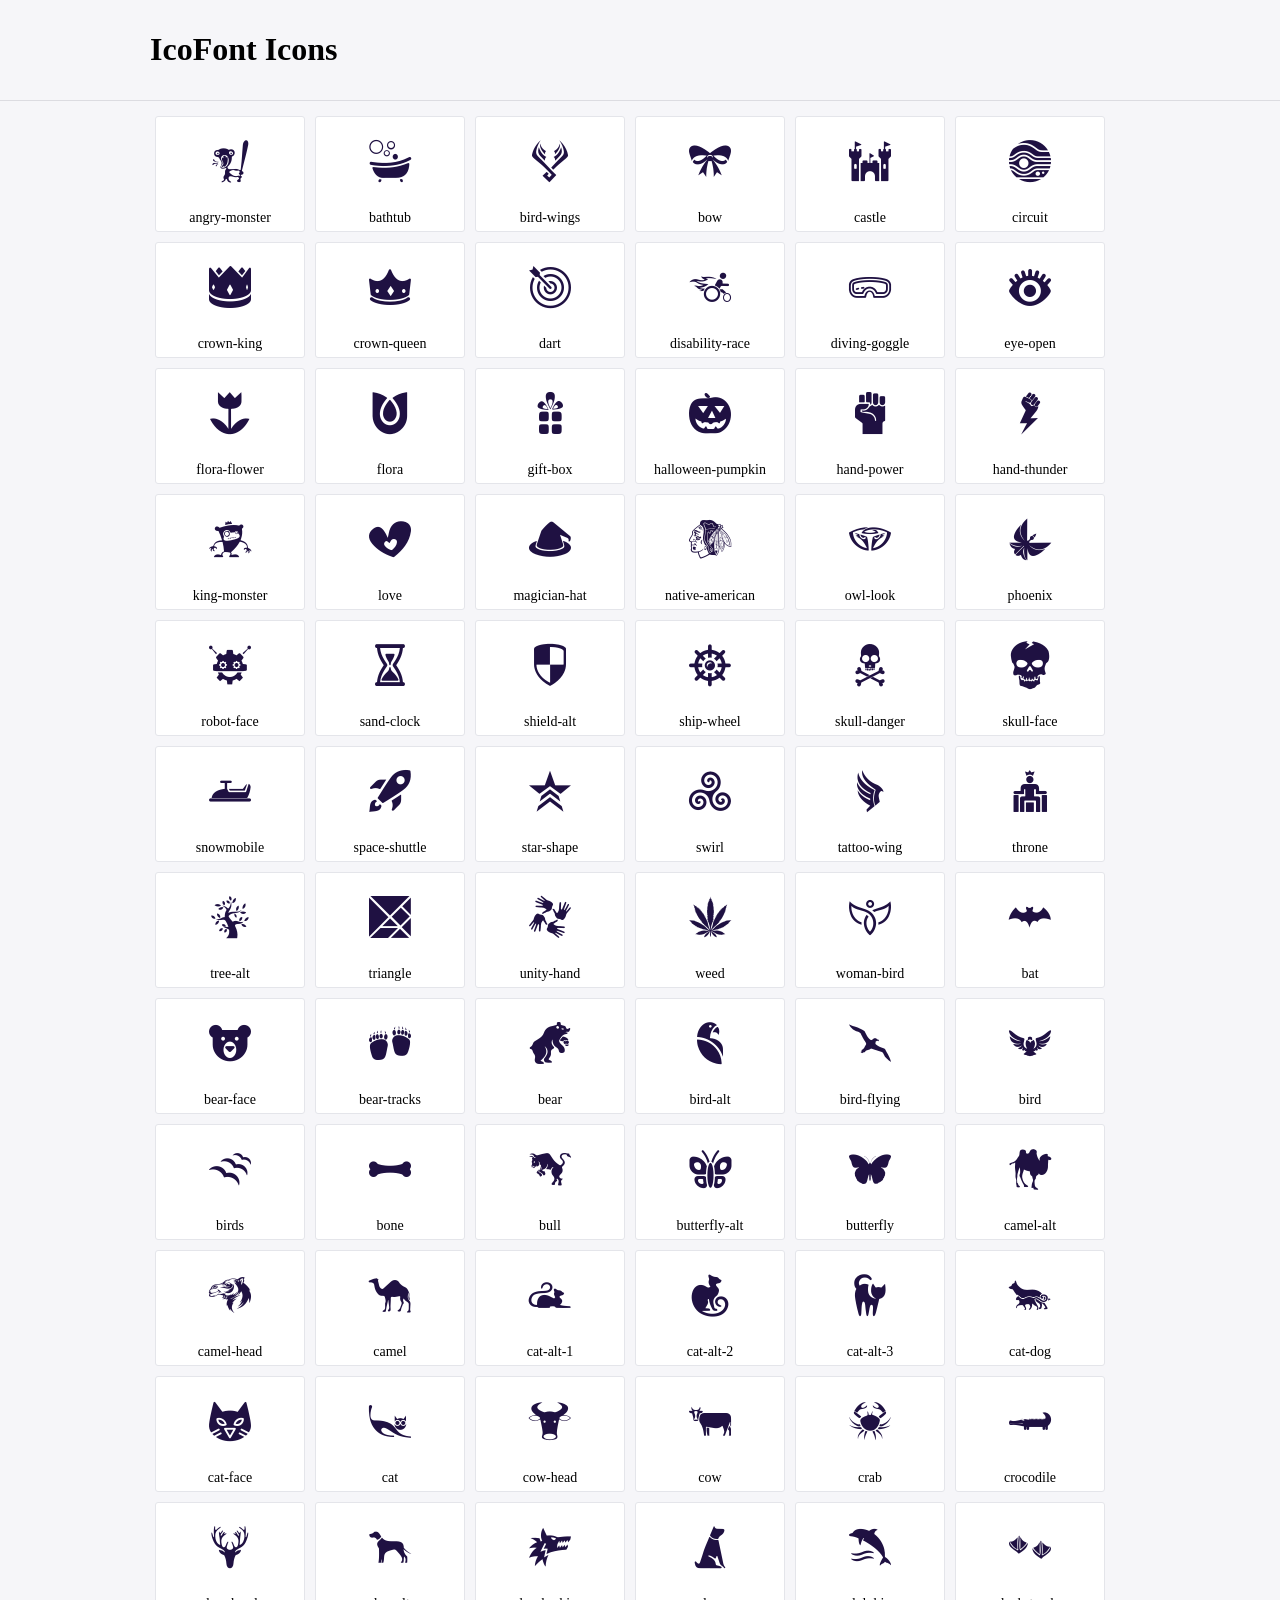
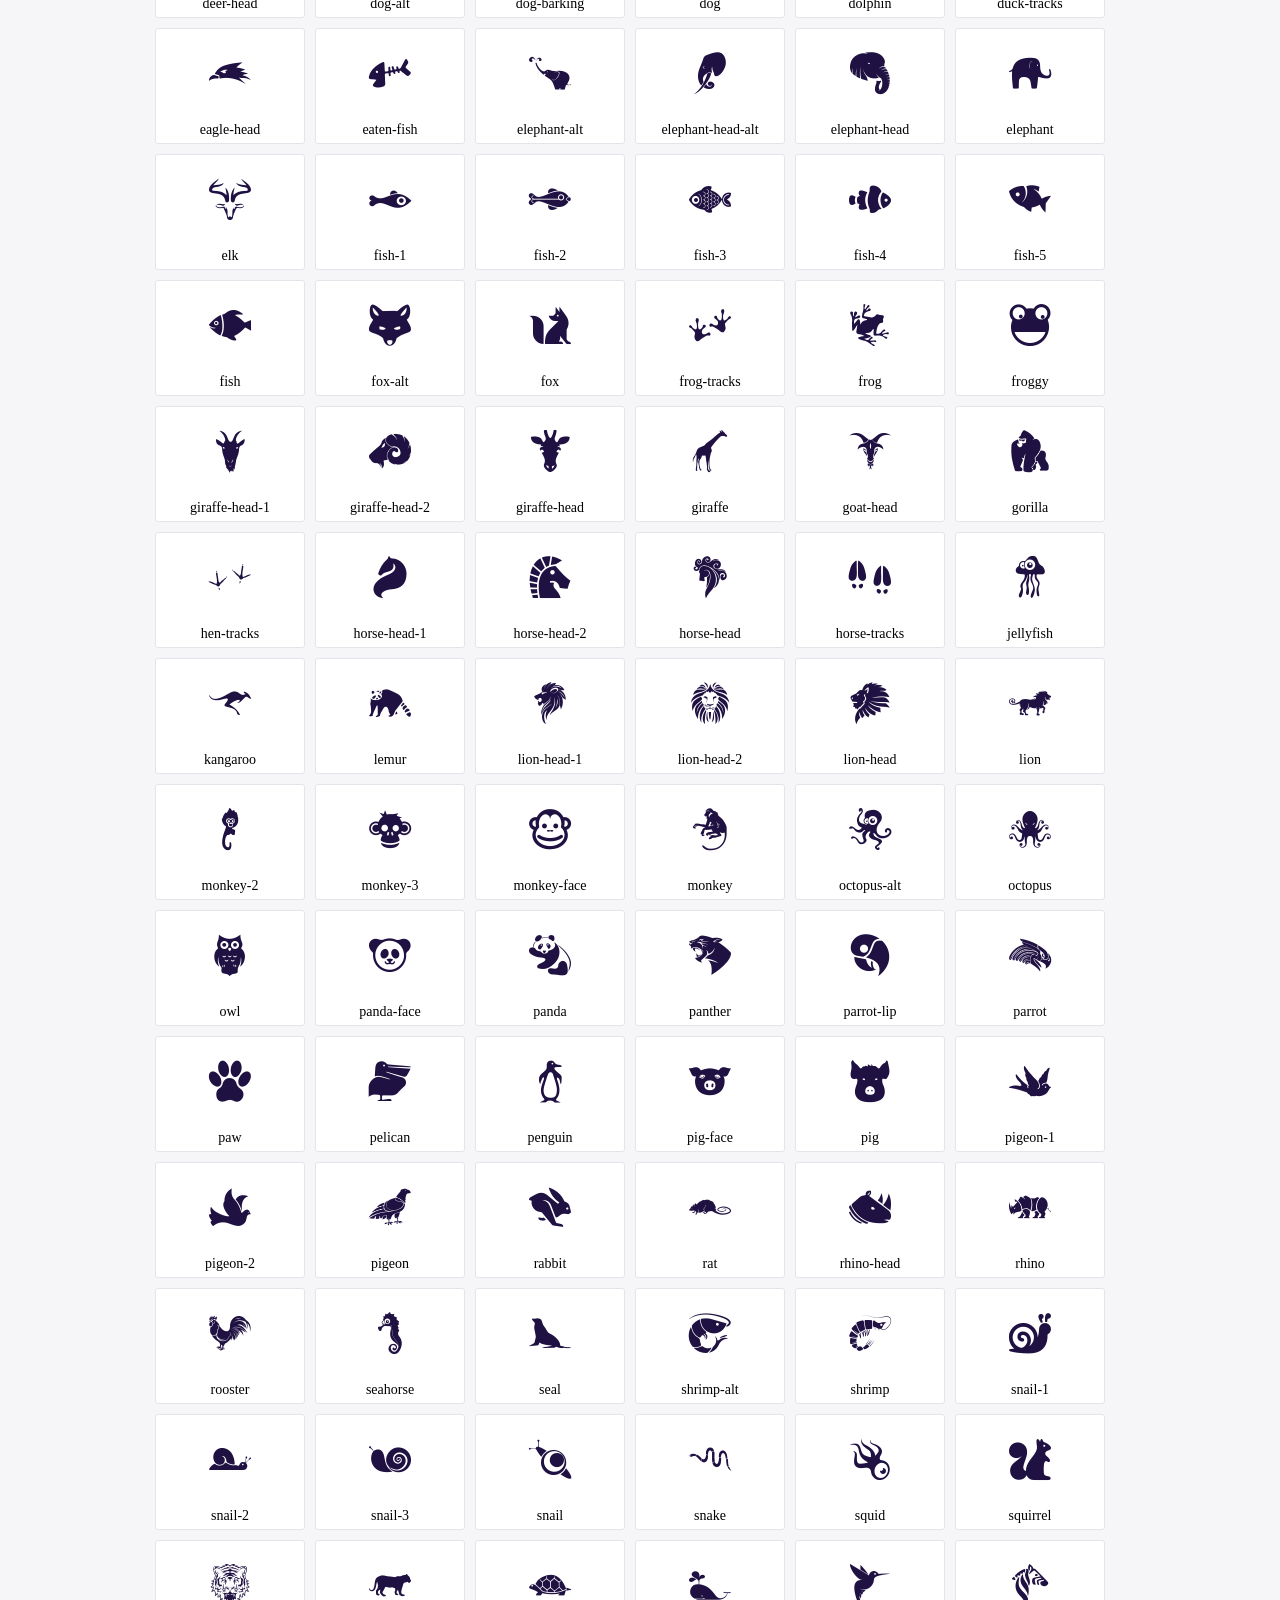
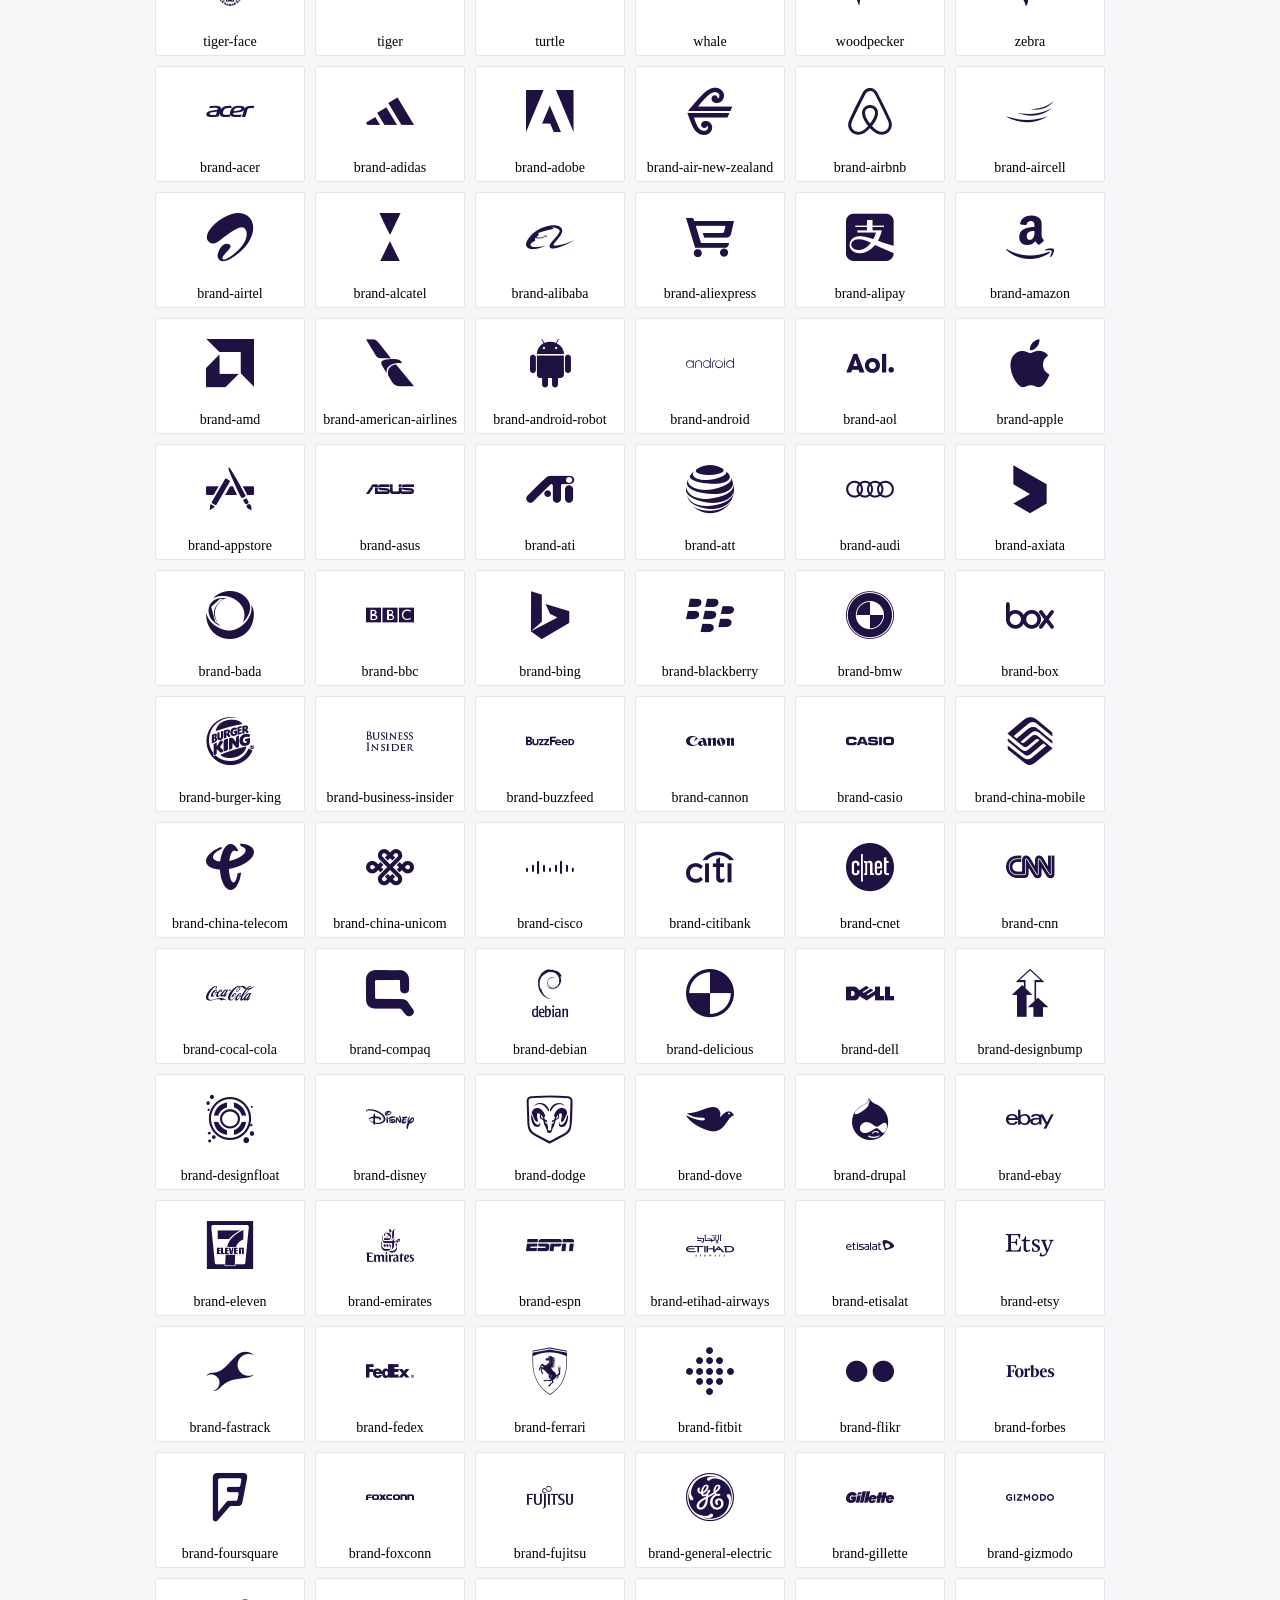
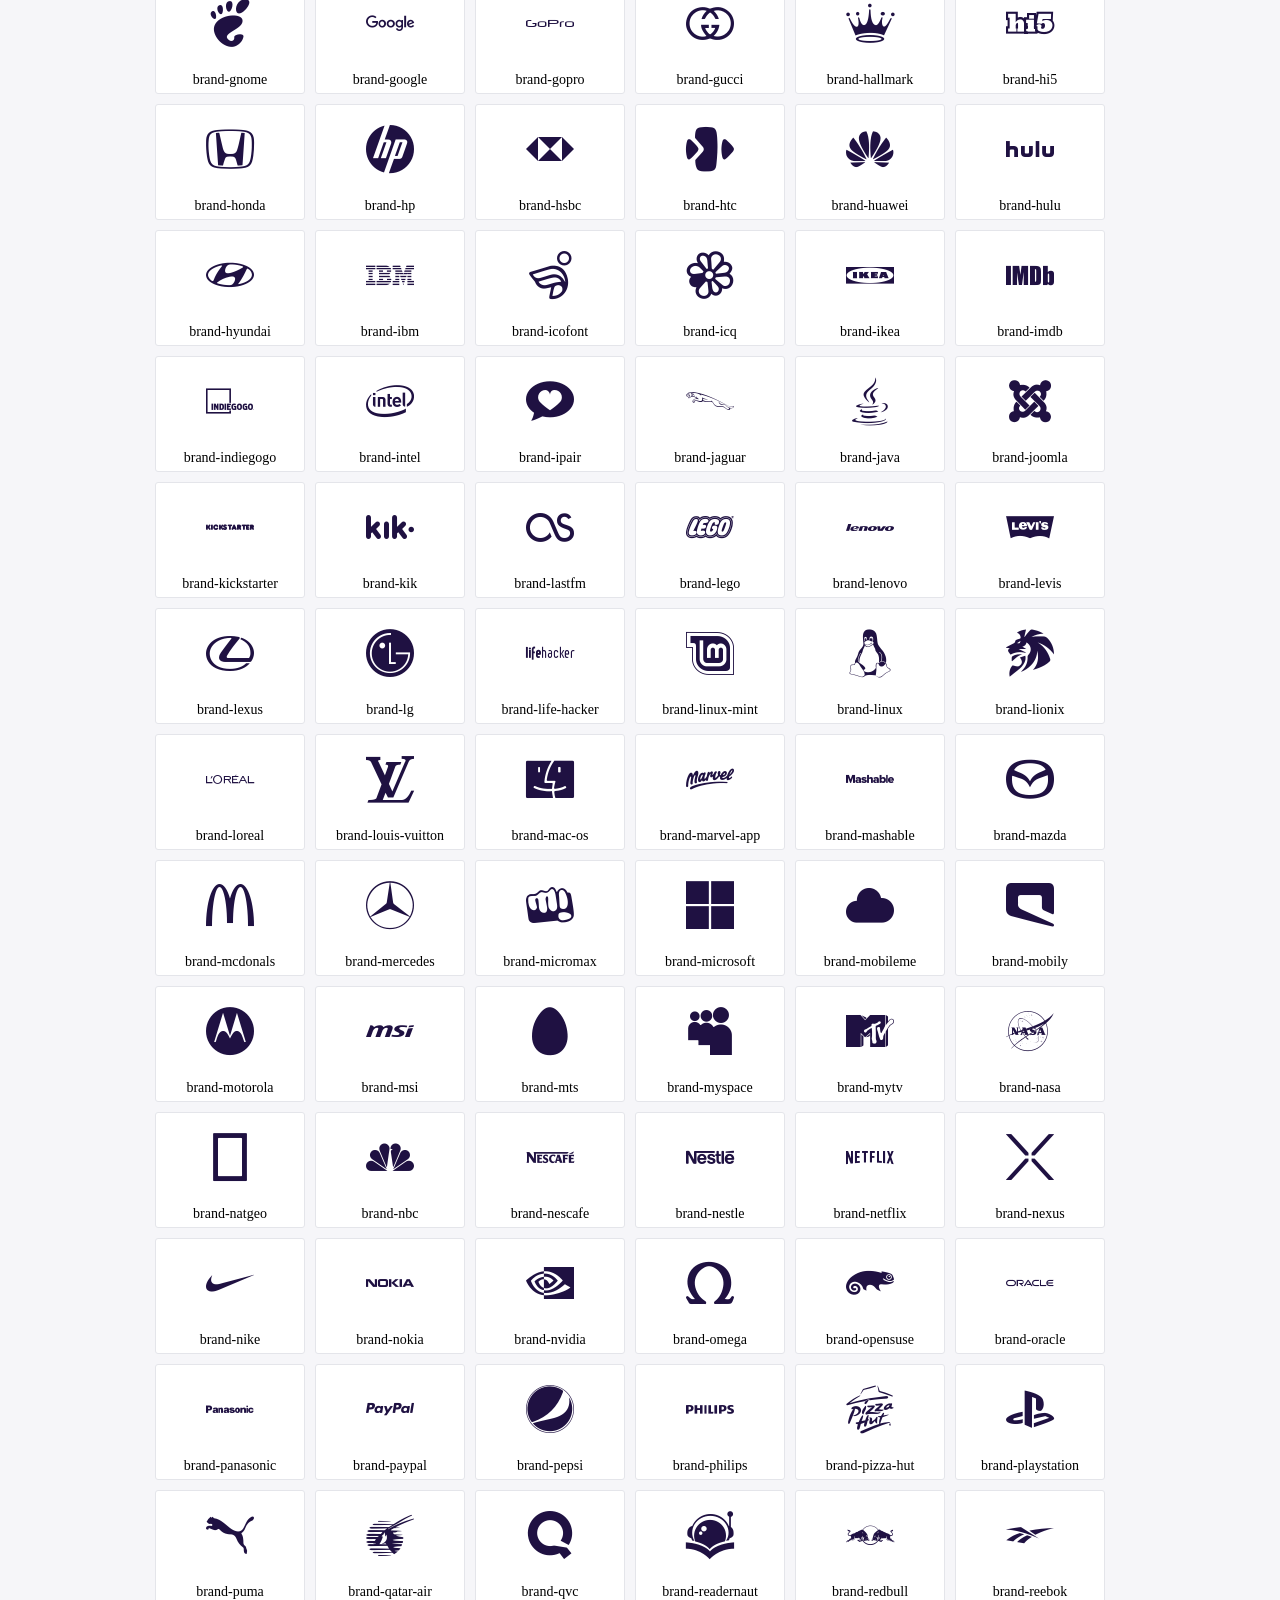
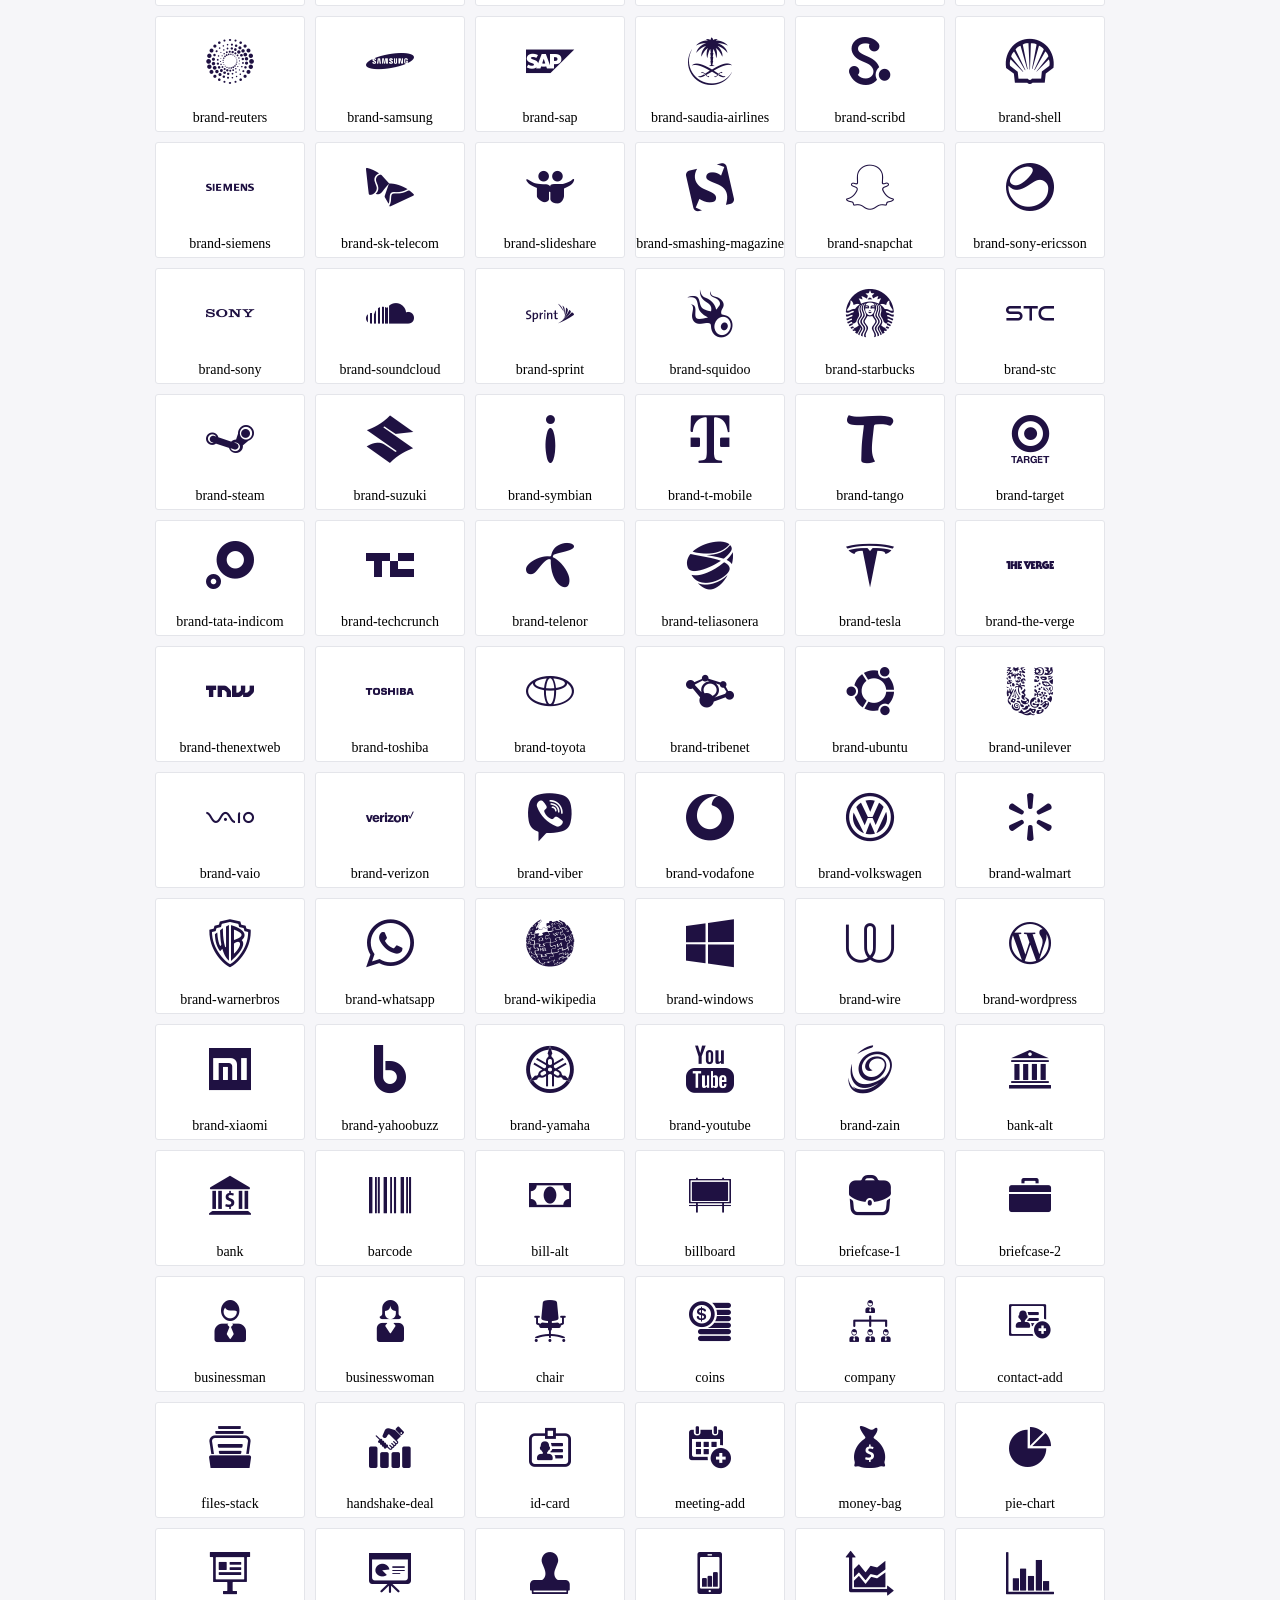
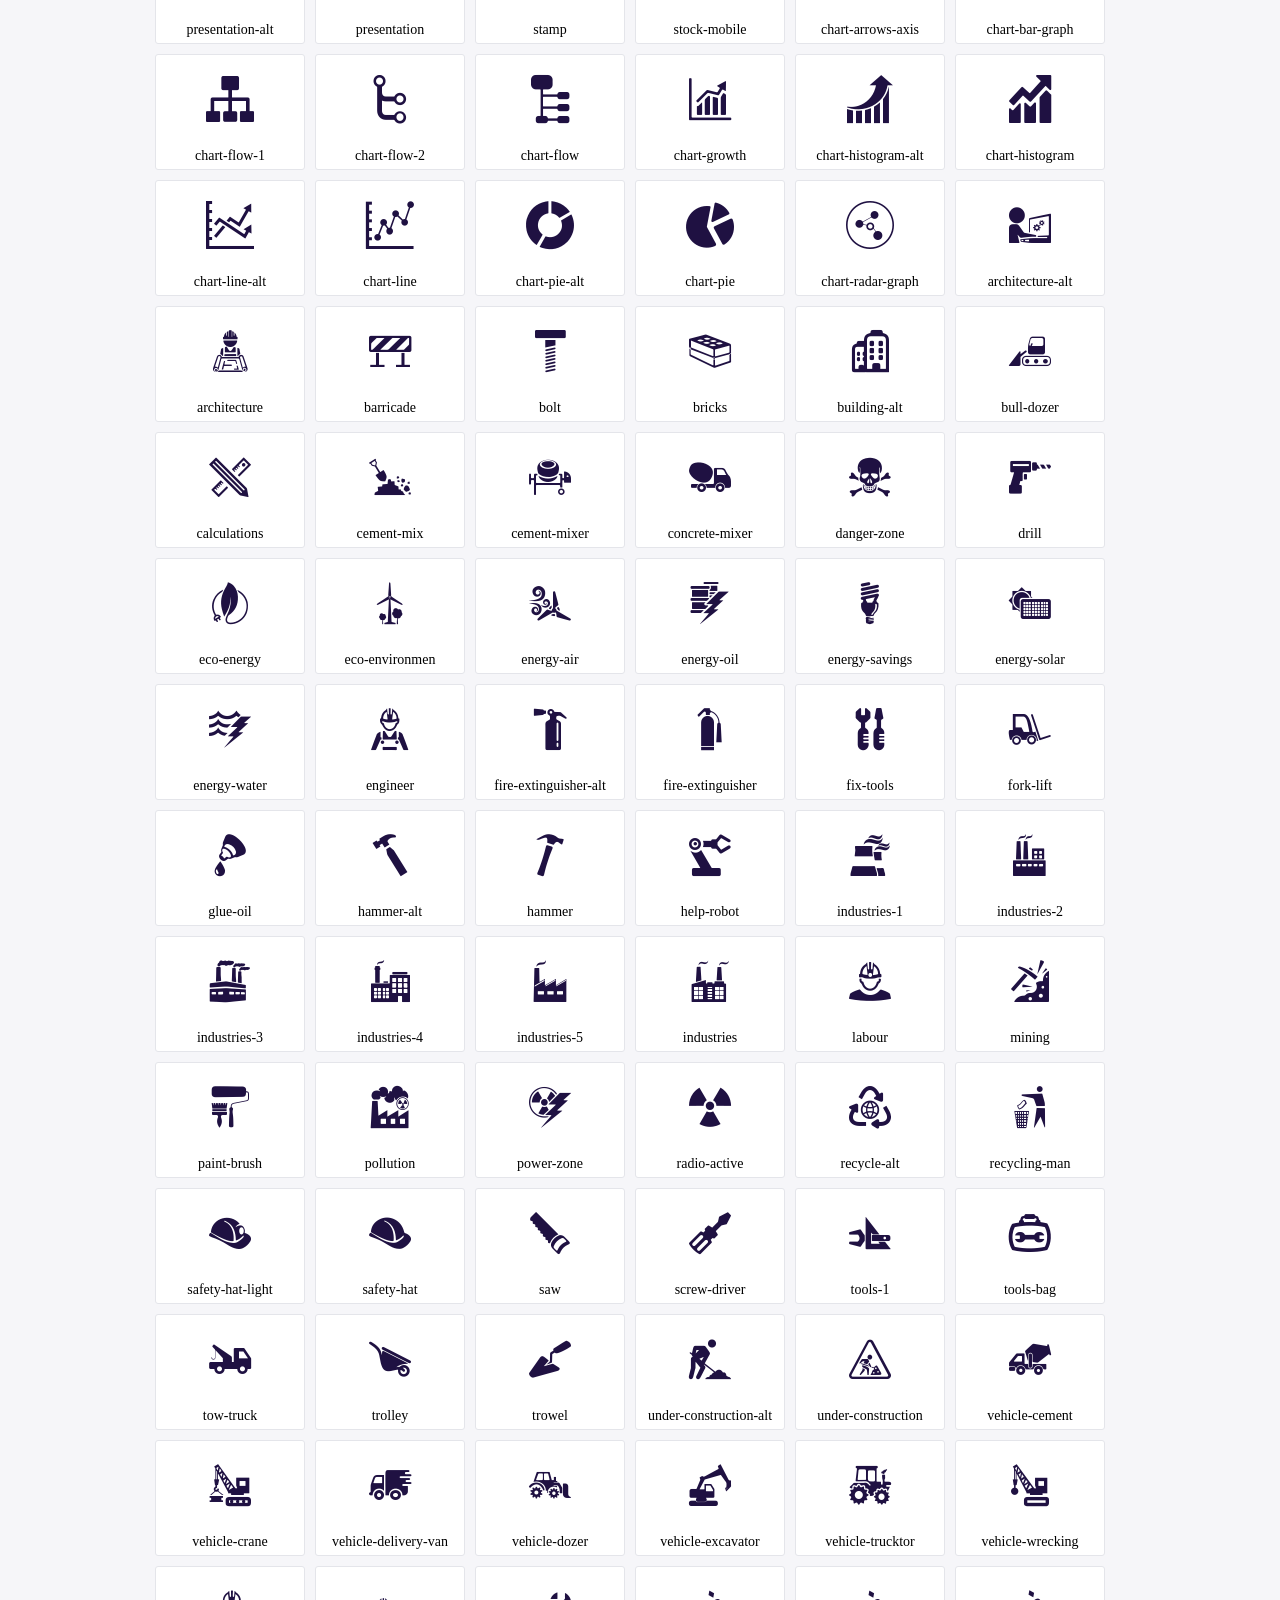
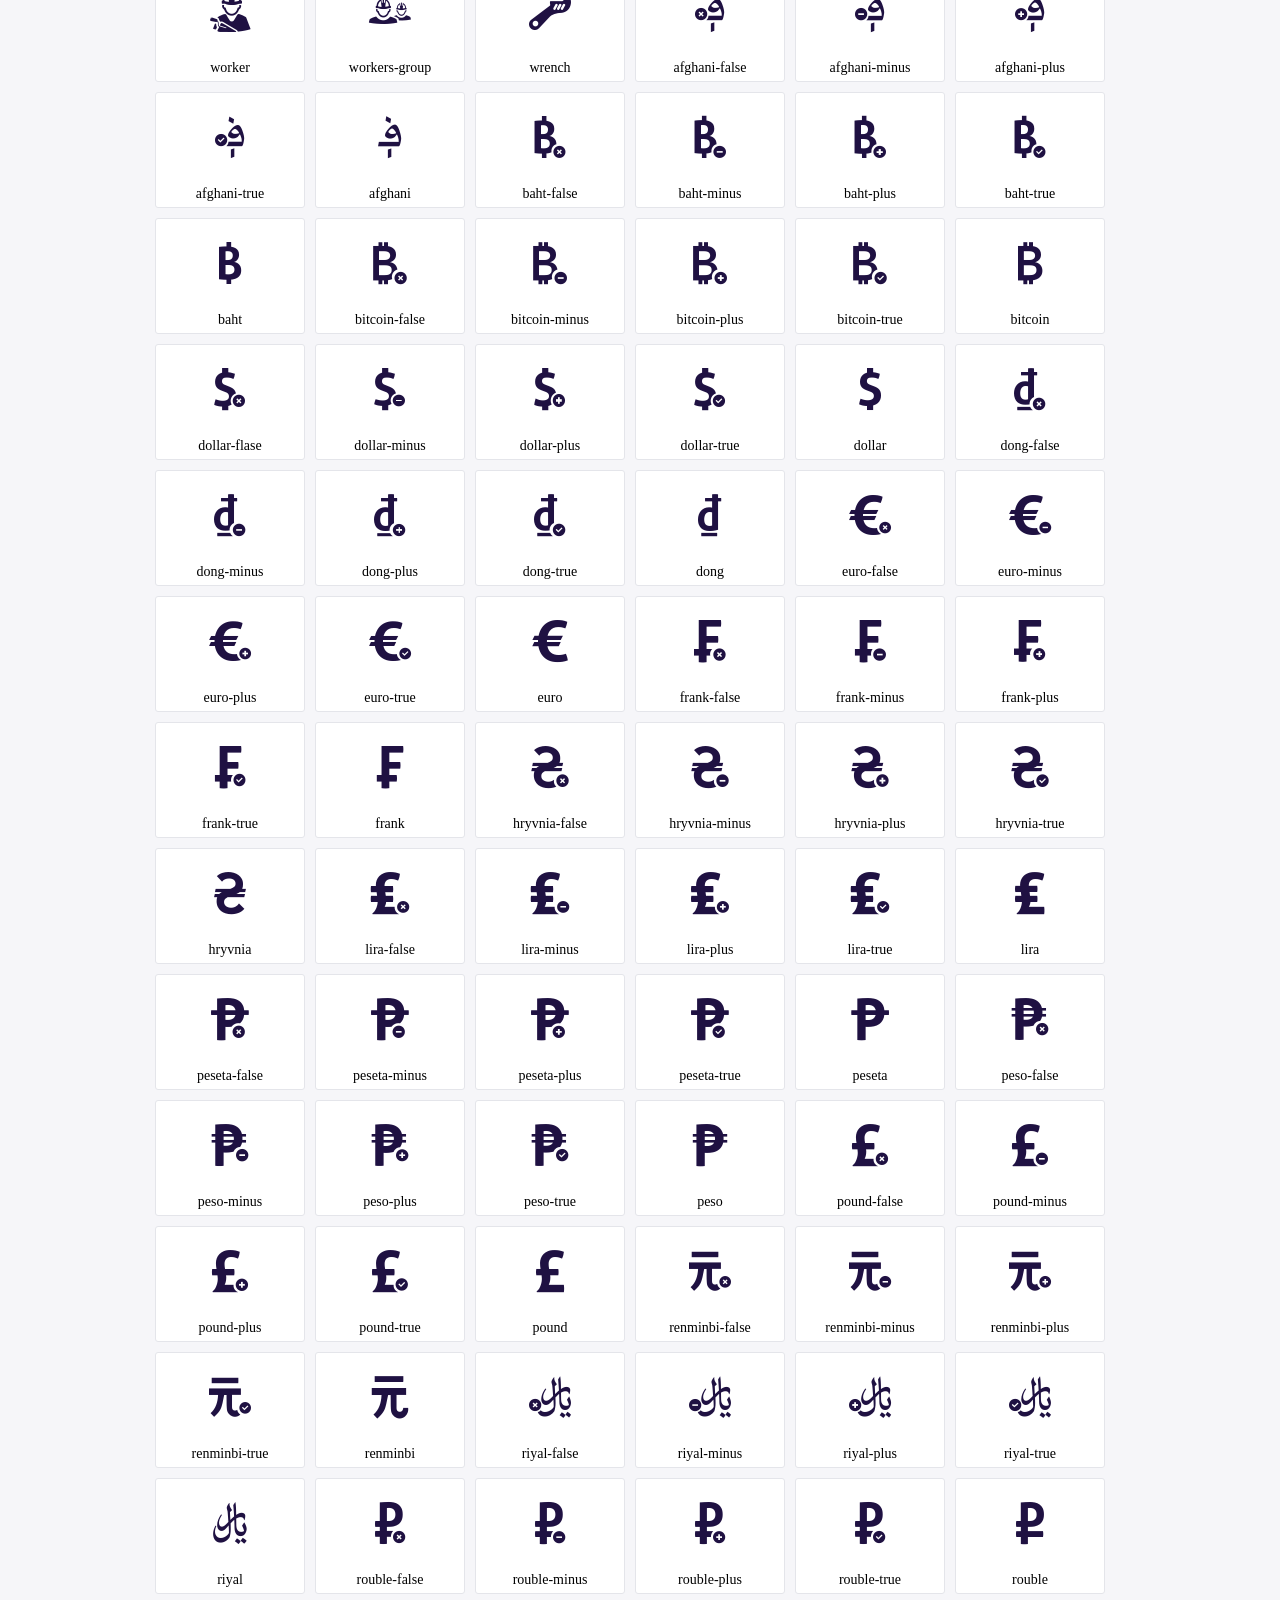
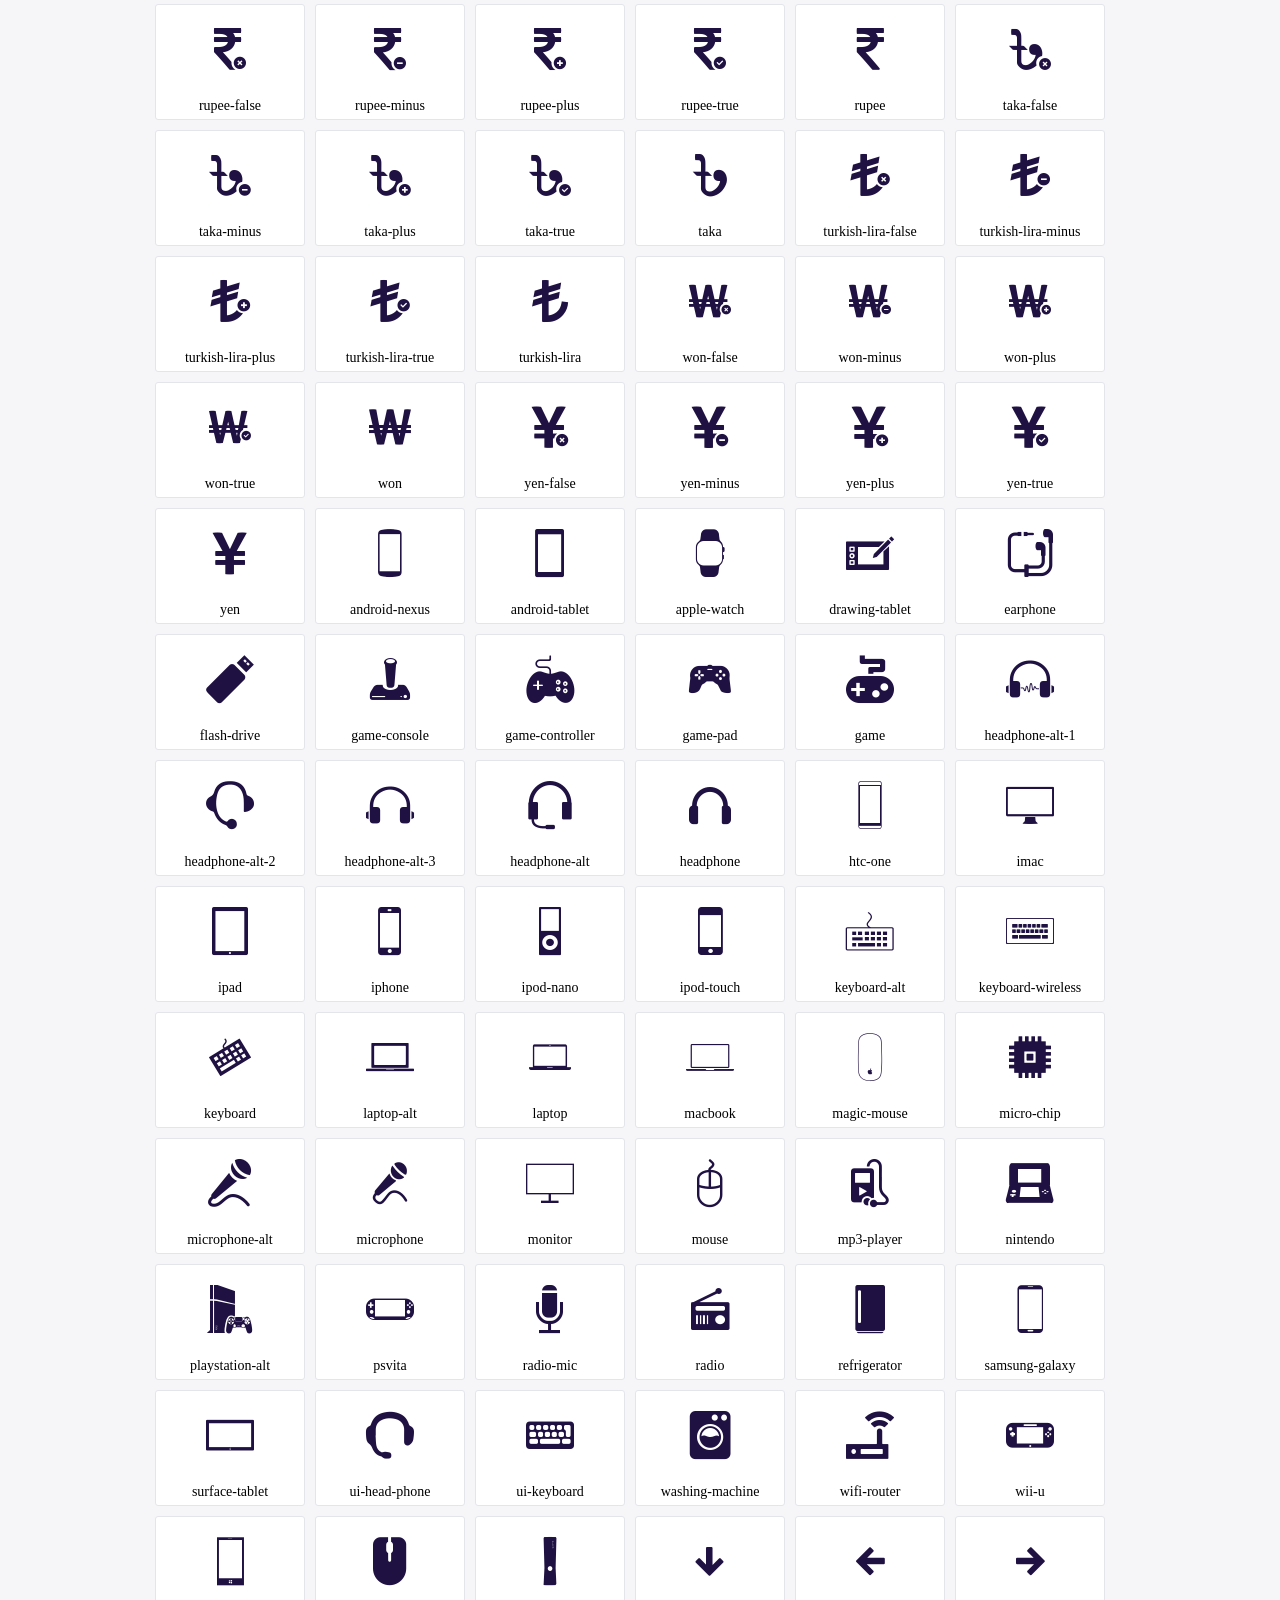
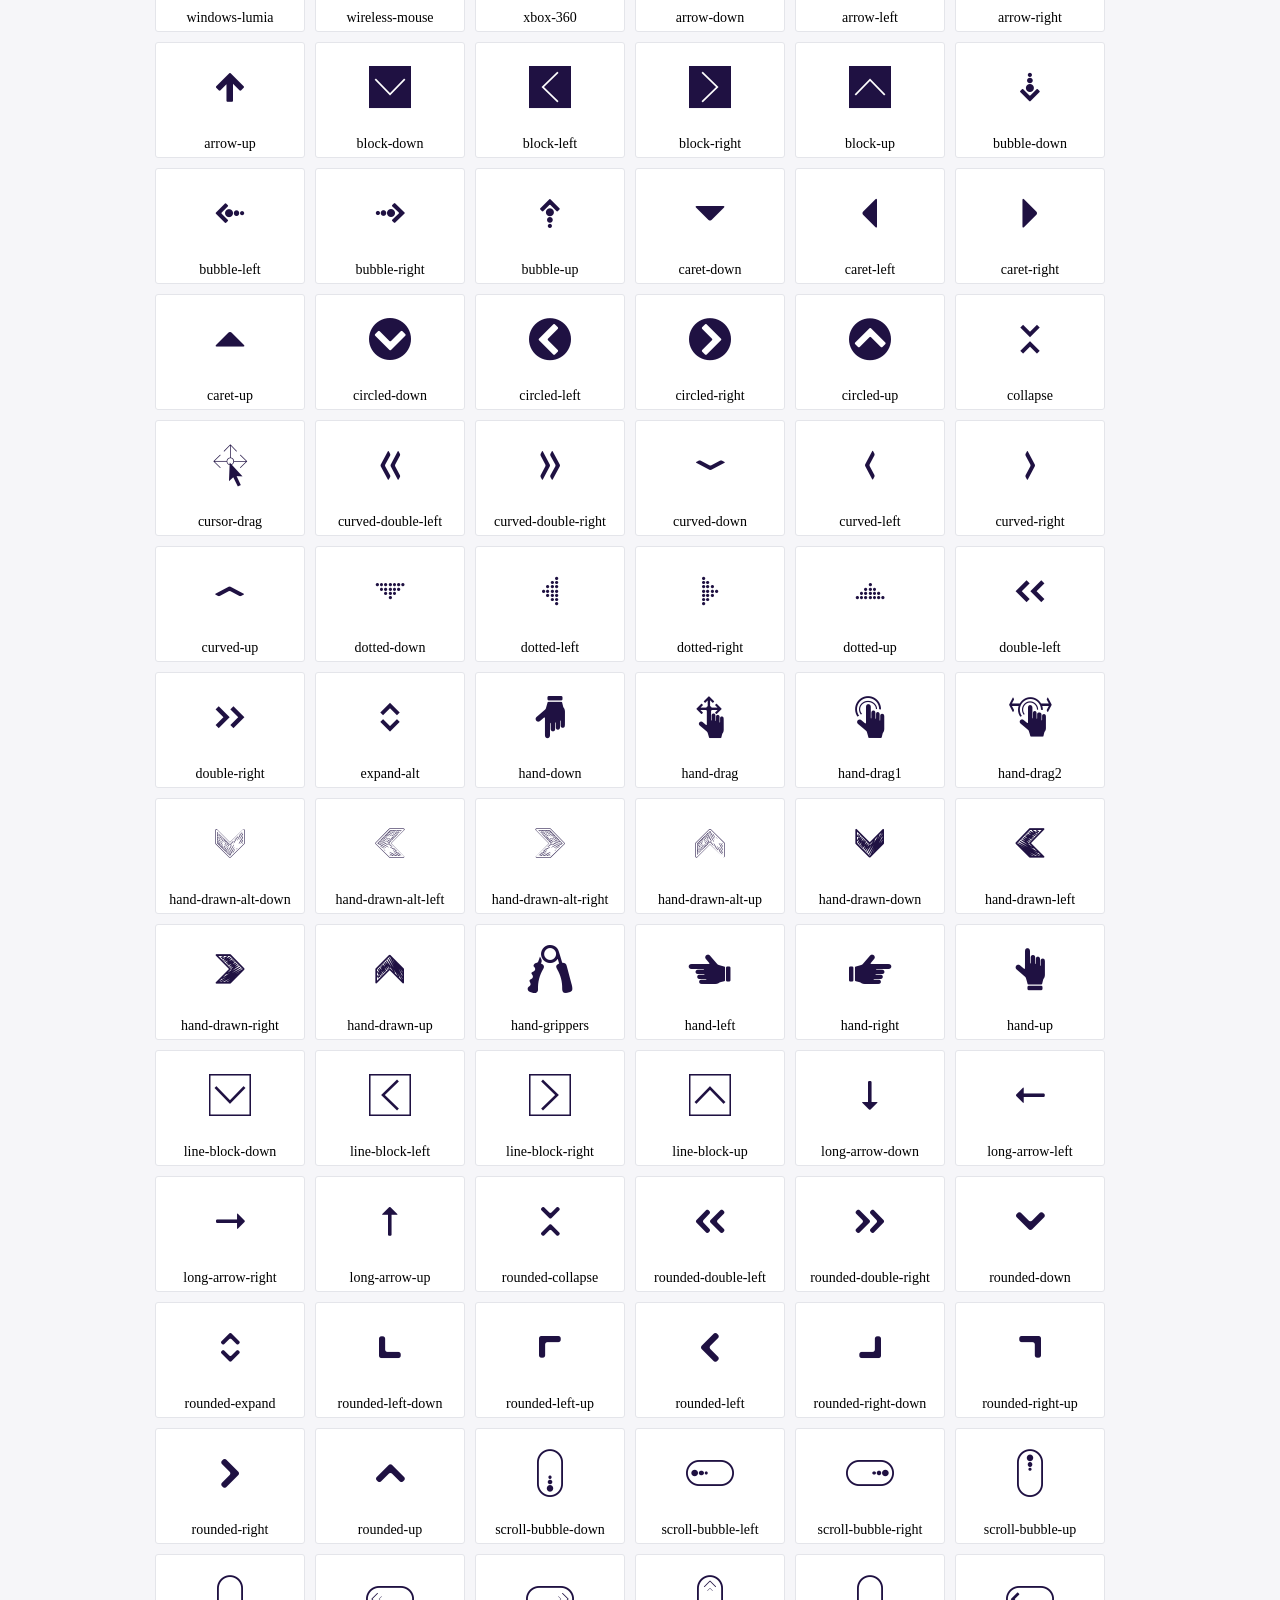
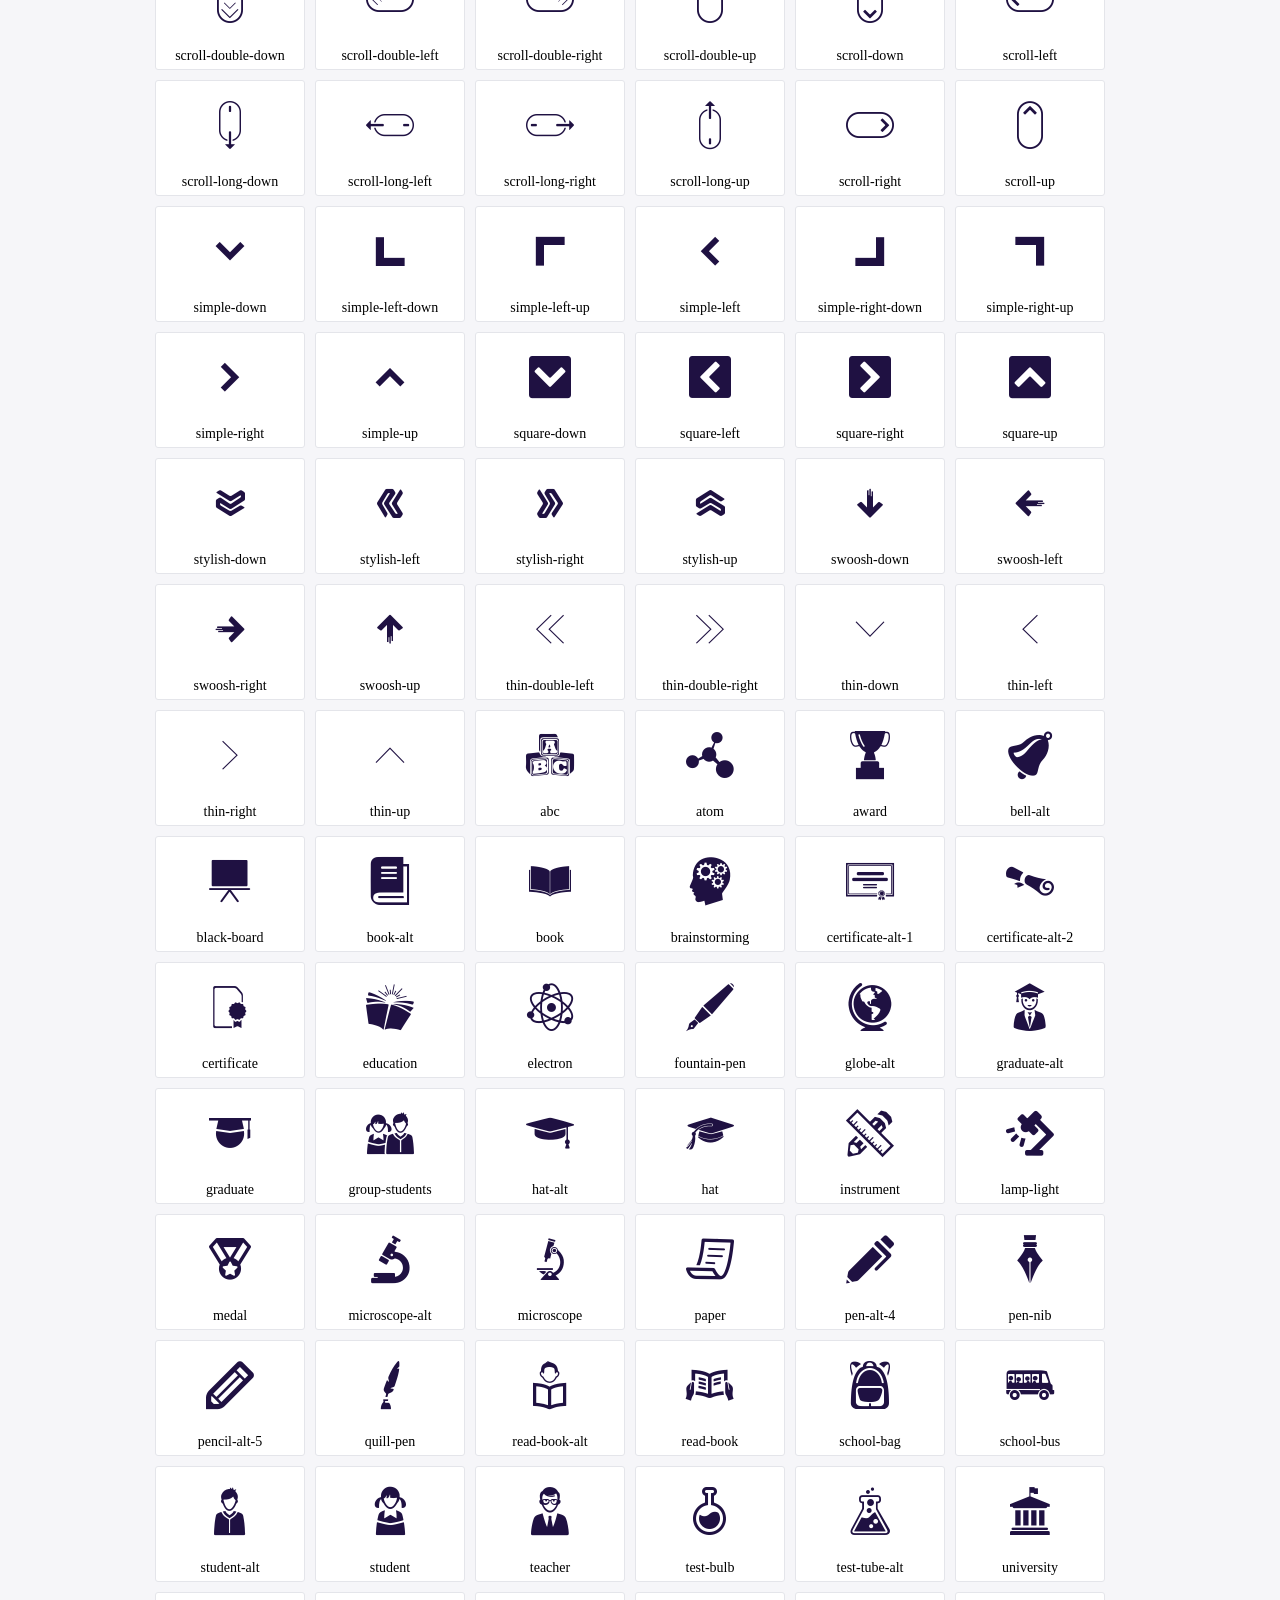
<file: BE/src/main/resources/static/vendor/icofont/demo.html>
<!DOCTYPE html>
	<html>
	<head>
		<meta charset="utf-8">
		<title>Examples | IcoFont</title>
		<link rel="stylesheet" type="text/css" href="./icofont.min.css">
		<style type="text/css">
			body {
				margin: 0;
				padding: 0;
				background: #F6F6F9;
			}
			.header {
				border-bottom: 1px solid #DCDCE1;
				padding: 10px 0;
				margin-bottom: 10px;
			}
			.container {
				width: 980px;
				margin: 0 auto;
			}
			.ico-title {
				font-size: 2em;
			}
			.iconlist {
				margin: 0;
				padding: 0;
				list-style: none;
				text-align: center;
				width: 100%;
				display: flex;
				flex-wrap: wrap;
				flex-direction: row;
			}
			.iconlist li {
				position: relative;
				margin: 5px;
				width: 150px;
				cursor: pointer;
			}
			.iconlist li .icon-holder {
				position: relative;
				text-align: center;
				border-radius: 3px;
				overflow: hidden;
				padding-bottom: 5px;
				background: #ffffff;
				border: 1px solid #E4E5EA;
				transition: all 0.2s linear 0s;
			}
			.iconlist li .icon-holder:hover {
				background: #00C3DA;
				color: #ffffff;
			}
			.iconlist li .icon-holder:hover .icon i {
				color: #ffffff;
			}
			.iconlist li .icon-holder .icon {
				padding: 20px;
				text-align: center;
			}
			.iconlist li .icon-holder .icon i {
				font-size: 3em;
				color: #1F1142;
			}
			.iconlist li .icon-holder span {
				font-size: 14px;
				display: block;
				margin-top: 5px;
				border-radius: 3px;
			}
		</style>
	</head>
	<body>
	<div class="header">
		<div class="container">
			<h1 class="ico-title"> IcoFont Icons </h1>
		</div>
	</div>
	<div class="container">
		<ul class="iconlist">
		
		<li>
			<div class="icon-holder">
				<div class="icon"> 
					<i class="icofont-angry-monster"></i>
				</div> 
				<span> angry-monster </span>
			</div>
		</li>
		
		<li>
			<div class="icon-holder">
				<div class="icon"> 
					<i class="icofont-bathtub"></i>
				</div> 
				<span> bathtub </span>
			</div>
		</li>
		
		<li>
			<div class="icon-holder">
				<div class="icon"> 
					<i class="icofont-bird-wings"></i>
				</div> 
				<span> bird-wings </span>
			</div>
		</li>
		
		<li>
			<div class="icon-holder">
				<div class="icon"> 
					<i class="icofont-bow"></i>
				</div> 
				<span> bow </span>
			</div>
		</li>
		
		<li>
			<div class="icon-holder">
				<div class="icon"> 
					<i class="icofont-castle"></i>
				</div> 
				<span> castle </span>
			</div>
		</li>
		
		<li>
			<div class="icon-holder">
				<div class="icon"> 
					<i class="icofont-circuit"></i>
				</div> 
				<span> circuit </span>
			</div>
		</li>
		
		<li>
			<div class="icon-holder">
				<div class="icon"> 
					<i class="icofont-crown-king"></i>
				</div> 
				<span> crown-king </span>
			</div>
		</li>
		
		<li>
			<div class="icon-holder">
				<div class="icon"> 
					<i class="icofont-crown-queen"></i>
				</div> 
				<span> crown-queen </span>
			</div>
		</li>
		
		<li>
			<div class="icon-holder">
				<div class="icon"> 
					<i class="icofont-dart"></i>
				</div> 
				<span> dart </span>
			</div>
		</li>
		
		<li>
			<div class="icon-holder">
				<div class="icon"> 
					<i class="icofont-disability-race"></i>
				</div> 
				<span> disability-race </span>
			</div>
		</li>
		
		<li>
			<div class="icon-holder">
				<div class="icon"> 
					<i class="icofont-diving-goggle"></i>
				</div> 
				<span> diving-goggle </span>
			</div>
		</li>
		
		<li>
			<div class="icon-holder">
				<div class="icon"> 
					<i class="icofont-eye-open"></i>
				</div> 
				<span> eye-open </span>
			</div>
		</li>
		
		<li>
			<div class="icon-holder">
				<div class="icon"> 
					<i class="icofont-flora-flower"></i>
				</div> 
				<span> flora-flower </span>
			</div>
		</li>
		
		<li>
			<div class="icon-holder">
				<div class="icon"> 
					<i class="icofont-flora"></i>
				</div> 
				<span> flora </span>
			</div>
		</li>
		
		<li>
			<div class="icon-holder">
				<div class="icon"> 
					<i class="icofont-gift-box"></i>
				</div> 
				<span> gift-box </span>
			</div>
		</li>
		
		<li>
			<div class="icon-holder">
				<div class="icon"> 
					<i class="icofont-halloween-pumpkin"></i>
				</div> 
				<span> halloween-pumpkin </span>
			</div>
		</li>
		
		<li>
			<div class="icon-holder">
				<div class="icon"> 
					<i class="icofont-hand-power"></i>
				</div> 
				<span> hand-power </span>
			</div>
		</li>
		
		<li>
			<div class="icon-holder">
				<div class="icon"> 
					<i class="icofont-hand-thunder"></i>
				</div> 
				<span> hand-thunder </span>
			</div>
		</li>
		
		<li>
			<div class="icon-holder">
				<div class="icon"> 
					<i class="icofont-king-monster"></i>
				</div> 
				<span> king-monster </span>
			</div>
		</li>
		
		<li>
			<div class="icon-holder">
				<div class="icon"> 
					<i class="icofont-love"></i>
				</div> 
				<span> love </span>
			</div>
		</li>
		
		<li>
			<div class="icon-holder">
				<div class="icon"> 
					<i class="icofont-magician-hat"></i>
				</div> 
				<span> magician-hat </span>
			</div>
		</li>
		
		<li>
			<div class="icon-holder">
				<div class="icon"> 
					<i class="icofont-native-american"></i>
				</div> 
				<span> native-american </span>
			</div>
		</li>
		
		<li>
			<div class="icon-holder">
				<div class="icon"> 
					<i class="icofont-owl-look"></i>
				</div> 
				<span> owl-look </span>
			</div>
		</li>
		
		<li>
			<div class="icon-holder">
				<div class="icon"> 
					<i class="icofont-phoenix"></i>
				</div> 
				<span> phoenix </span>
			</div>
		</li>
		
		<li>
			<div class="icon-holder">
				<div class="icon"> 
					<i class="icofont-robot-face"></i>
				</div> 
				<span> robot-face </span>
			</div>
		</li>
		
		<li>
			<div class="icon-holder">
				<div class="icon"> 
					<i class="icofont-sand-clock"></i>
				</div> 
				<span> sand-clock </span>
			</div>
		</li>
		
		<li>
			<div class="icon-holder">
				<div class="icon"> 
					<i class="icofont-shield-alt"></i>
				</div> 
				<span> shield-alt </span>
			</div>
		</li>
		
		<li>
			<div class="icon-holder">
				<div class="icon"> 
					<i class="icofont-ship-wheel"></i>
				</div> 
				<span> ship-wheel </span>
			</div>
		</li>
		
		<li>
			<div class="icon-holder">
				<div class="icon"> 
					<i class="icofont-skull-danger"></i>
				</div> 
				<span> skull-danger </span>
			</div>
		</li>
		
		<li>
			<div class="icon-holder">
				<div class="icon"> 
					<i class="icofont-skull-face"></i>
				</div> 
				<span> skull-face </span>
			</div>
		</li>
		
		<li>
			<div class="icon-holder">
				<div class="icon"> 
					<i class="icofont-snowmobile"></i>
				</div> 
				<span> snowmobile </span>
			</div>
		</li>
		
		<li>
			<div class="icon-holder">
				<div class="icon"> 
					<i class="icofont-space-shuttle"></i>
				</div> 
				<span> space-shuttle </span>
			</div>
		</li>
		
		<li>
			<div class="icon-holder">
				<div class="icon"> 
					<i class="icofont-star-shape"></i>
				</div> 
				<span> star-shape </span>
			</div>
		</li>
		
		<li>
			<div class="icon-holder">
				<div class="icon"> 
					<i class="icofont-swirl"></i>
				</div> 
				<span> swirl </span>
			</div>
		</li>
		
		<li>
			<div class="icon-holder">
				<div class="icon"> 
					<i class="icofont-tattoo-wing"></i>
				</div> 
				<span> tattoo-wing </span>
			</div>
		</li>
		
		<li>
			<div class="icon-holder">
				<div class="icon"> 
					<i class="icofont-throne"></i>
				</div> 
				<span> throne </span>
			</div>
		</li>
		
		<li>
			<div class="icon-holder">
				<div class="icon"> 
					<i class="icofont-tree-alt"></i>
				</div> 
				<span> tree-alt </span>
			</div>
		</li>
		
		<li>
			<div class="icon-holder">
				<div class="icon"> 
					<i class="icofont-triangle"></i>
				</div> 
				<span> triangle </span>
			</div>
		</li>
		
		<li>
			<div class="icon-holder">
				<div class="icon"> 
					<i class="icofont-unity-hand"></i>
				</div> 
				<span> unity-hand </span>
			</div>
		</li>
		
		<li>
			<div class="icon-holder">
				<div class="icon"> 
					<i class="icofont-weed"></i>
				</div> 
				<span> weed </span>
			</div>
		</li>
		
		<li>
			<div class="icon-holder">
				<div class="icon"> 
					<i class="icofont-woman-bird"></i>
				</div> 
				<span> woman-bird </span>
			</div>
		</li>
		
		<li>
			<div class="icon-holder">
				<div class="icon"> 
					<i class="icofont-bat"></i>
				</div> 
				<span> bat </span>
			</div>
		</li>
		
		<li>
			<div class="icon-holder">
				<div class="icon"> 
					<i class="icofont-bear-face"></i>
				</div> 
				<span> bear-face </span>
			</div>
		</li>
		
		<li>
			<div class="icon-holder">
				<div class="icon"> 
					<i class="icofont-bear-tracks"></i>
				</div> 
				<span> bear-tracks </span>
			</div>
		</li>
		
		<li>
			<div class="icon-holder">
				<div class="icon"> 
					<i class="icofont-bear"></i>
				</div> 
				<span> bear </span>
			</div>
		</li>
		
		<li>
			<div class="icon-holder">
				<div class="icon"> 
					<i class="icofont-bird-alt"></i>
				</div> 
				<span> bird-alt </span>
			</div>
		</li>
		
		<li>
			<div class="icon-holder">
				<div class="icon"> 
					<i class="icofont-bird-flying"></i>
				</div> 
				<span> bird-flying </span>
			</div>
		</li>
		
		<li>
			<div class="icon-holder">
				<div class="icon"> 
					<i class="icofont-bird"></i>
				</div> 
				<span> bird </span>
			</div>
		</li>
		
		<li>
			<div class="icon-holder">
				<div class="icon"> 
					<i class="icofont-birds"></i>
				</div> 
				<span> birds </span>
			</div>
		</li>
		
		<li>
			<div class="icon-holder">
				<div class="icon"> 
					<i class="icofont-bone"></i>
				</div> 
				<span> bone </span>
			</div>
		</li>
		
		<li>
			<div class="icon-holder">
				<div class="icon"> 
					<i class="icofont-bull"></i>
				</div> 
				<span> bull </span>
			</div>
		</li>
		
		<li>
			<div class="icon-holder">
				<div class="icon"> 
					<i class="icofont-butterfly-alt"></i>
				</div> 
				<span> butterfly-alt </span>
			</div>
		</li>
		
		<li>
			<div class="icon-holder">
				<div class="icon"> 
					<i class="icofont-butterfly"></i>
				</div> 
				<span> butterfly </span>
			</div>
		</li>
		
		<li>
			<div class="icon-holder">
				<div class="icon"> 
					<i class="icofont-camel-alt"></i>
				</div> 
				<span> camel-alt </span>
			</div>
		</li>
		
		<li>
			<div class="icon-holder">
				<div class="icon"> 
					<i class="icofont-camel-head"></i>
				</div> 
				<span> camel-head </span>
			</div>
		</li>
		
		<li>
			<div class="icon-holder">
				<div class="icon"> 
					<i class="icofont-camel"></i>
				</div> 
				<span> camel </span>
			</div>
		</li>
		
		<li>
			<div class="icon-holder">
				<div class="icon"> 
					<i class="icofont-cat-alt-1"></i>
				</div> 
				<span> cat-alt-1 </span>
			</div>
		</li>
		
		<li>
			<div class="icon-holder">
				<div class="icon"> 
					<i class="icofont-cat-alt-2"></i>
				</div> 
				<span> cat-alt-2 </span>
			</div>
		</li>
		
		<li>
			<div class="icon-holder">
				<div class="icon"> 
					<i class="icofont-cat-alt-3"></i>
				</div> 
				<span> cat-alt-3 </span>
			</div>
		</li>
		
		<li>
			<div class="icon-holder">
				<div class="icon"> 
					<i class="icofont-cat-dog"></i>
				</div> 
				<span> cat-dog </span>
			</div>
		</li>
		
		<li>
			<div class="icon-holder">
				<div class="icon"> 
					<i class="icofont-cat-face"></i>
				</div> 
				<span> cat-face </span>
			</div>
		</li>
		
		<li>
			<div class="icon-holder">
				<div class="icon"> 
					<i class="icofont-cat"></i>
				</div> 
				<span> cat </span>
			</div>
		</li>
		
		<li>
			<div class="icon-holder">
				<div class="icon"> 
					<i class="icofont-cow-head"></i>
				</div> 
				<span> cow-head </span>
			</div>
		</li>
		
		<li>
			<div class="icon-holder">
				<div class="icon"> 
					<i class="icofont-cow"></i>
				</div> 
				<span> cow </span>
			</div>
		</li>
		
		<li>
			<div class="icon-holder">
				<div class="icon"> 
					<i class="icofont-crab"></i>
				</div> 
				<span> crab </span>
			</div>
		</li>
		
		<li>
			<div class="icon-holder">
				<div class="icon"> 
					<i class="icofont-crocodile"></i>
				</div> 
				<span> crocodile </span>
			</div>
		</li>
		
		<li>
			<div class="icon-holder">
				<div class="icon"> 
					<i class="icofont-deer-head"></i>
				</div> 
				<span> deer-head </span>
			</div>
		</li>
		
		<li>
			<div class="icon-holder">
				<div class="icon"> 
					<i class="icofont-dog-alt"></i>
				</div> 
				<span> dog-alt </span>
			</div>
		</li>
		
		<li>
			<div class="icon-holder">
				<div class="icon"> 
					<i class="icofont-dog-barking"></i>
				</div> 
				<span> dog-barking </span>
			</div>
		</li>
		
		<li>
			<div class="icon-holder">
				<div class="icon"> 
					<i class="icofont-dog"></i>
				</div> 
				<span> dog </span>
			</div>
		</li>
		
		<li>
			<div class="icon-holder">
				<div class="icon"> 
					<i class="icofont-dolphin"></i>
				</div> 
				<span> dolphin </span>
			</div>
		</li>
		
		<li>
			<div class="icon-holder">
				<div class="icon"> 
					<i class="icofont-duck-tracks"></i>
				</div> 
				<span> duck-tracks </span>
			</div>
		</li>
		
		<li>
			<div class="icon-holder">
				<div class="icon"> 
					<i class="icofont-eagle-head"></i>
				</div> 
				<span> eagle-head </span>
			</div>
		</li>
		
		<li>
			<div class="icon-holder">
				<div class="icon"> 
					<i class="icofont-eaten-fish"></i>
				</div> 
				<span> eaten-fish </span>
			</div>
		</li>
		
		<li>
			<div class="icon-holder">
				<div class="icon"> 
					<i class="icofont-elephant-alt"></i>
				</div> 
				<span> elephant-alt </span>
			</div>
		</li>
		
		<li>
			<div class="icon-holder">
				<div class="icon"> 
					<i class="icofont-elephant-head-alt"></i>
				</div> 
				<span> elephant-head-alt </span>
			</div>
		</li>
		
		<li>
			<div class="icon-holder">
				<div class="icon"> 
					<i class="icofont-elephant-head"></i>
				</div> 
				<span> elephant-head </span>
			</div>
		</li>
		
		<li>
			<div class="icon-holder">
				<div class="icon"> 
					<i class="icofont-elephant"></i>
				</div> 
				<span> elephant </span>
			</div>
		</li>
		
		<li>
			<div class="icon-holder">
				<div class="icon"> 
					<i class="icofont-elk"></i>
				</div> 
				<span> elk </span>
			</div>
		</li>
		
		<li>
			<div class="icon-holder">
				<div class="icon"> 
					<i class="icofont-fish-1"></i>
				</div> 
				<span> fish-1 </span>
			</div>
		</li>
		
		<li>
			<div class="icon-holder">
				<div class="icon"> 
					<i class="icofont-fish-2"></i>
				</div> 
				<span> fish-2 </span>
			</div>
		</li>
		
		<li>
			<div class="icon-holder">
				<div class="icon"> 
					<i class="icofont-fish-3"></i>
				</div> 
				<span> fish-3 </span>
			</div>
		</li>
		
		<li>
			<div class="icon-holder">
				<div class="icon"> 
					<i class="icofont-fish-4"></i>
				</div> 
				<span> fish-4 </span>
			</div>
		</li>
		
		<li>
			<div class="icon-holder">
				<div class="icon"> 
					<i class="icofont-fish-5"></i>
				</div> 
				<span> fish-5 </span>
			</div>
		</li>
		
		<li>
			<div class="icon-holder">
				<div class="icon"> 
					<i class="icofont-fish"></i>
				</div> 
				<span> fish </span>
			</div>
		</li>
		
		<li>
			<div class="icon-holder">
				<div class="icon"> 
					<i class="icofont-fox-alt"></i>
				</div> 
				<span> fox-alt </span>
			</div>
		</li>
		
		<li>
			<div class="icon-holder">
				<div class="icon"> 
					<i class="icofont-fox"></i>
				</div> 
				<span> fox </span>
			</div>
		</li>
		
		<li>
			<div class="icon-holder">
				<div class="icon"> 
					<i class="icofont-frog-tracks"></i>
				</div> 
				<span> frog-tracks </span>
			</div>
		</li>
		
		<li>
			<div class="icon-holder">
				<div class="icon"> 
					<i class="icofont-frog"></i>
				</div> 
				<span> frog </span>
			</div>
		</li>
		
		<li>
			<div class="icon-holder">
				<div class="icon"> 
					<i class="icofont-froggy"></i>
				</div> 
				<span> froggy </span>
			</div>
		</li>
		
		<li>
			<div class="icon-holder">
				<div class="icon"> 
					<i class="icofont-giraffe-head-1"></i>
				</div> 
				<span> giraffe-head-1 </span>
			</div>
		</li>
		
		<li>
			<div class="icon-holder">
				<div class="icon"> 
					<i class="icofont-giraffe-head-2"></i>
				</div> 
				<span> giraffe-head-2 </span>
			</div>
		</li>
		
		<li>
			<div class="icon-holder">
				<div class="icon"> 
					<i class="icofont-giraffe-head"></i>
				</div> 
				<span> giraffe-head </span>
			</div>
		</li>
		
		<li>
			<div class="icon-holder">
				<div class="icon"> 
					<i class="icofont-giraffe"></i>
				</div> 
				<span> giraffe </span>
			</div>
		</li>
		
		<li>
			<div class="icon-holder">
				<div class="icon"> 
					<i class="icofont-goat-head"></i>
				</div> 
				<span> goat-head </span>
			</div>
		</li>
		
		<li>
			<div class="icon-holder">
				<div class="icon"> 
					<i class="icofont-gorilla"></i>
				</div> 
				<span> gorilla </span>
			</div>
		</li>
		
		<li>
			<div class="icon-holder">
				<div class="icon"> 
					<i class="icofont-hen-tracks"></i>
				</div> 
				<span> hen-tracks </span>
			</div>
		</li>
		
		<li>
			<div class="icon-holder">
				<div class="icon"> 
					<i class="icofont-horse-head-1"></i>
				</div> 
				<span> horse-head-1 </span>
			</div>
		</li>
		
		<li>
			<div class="icon-holder">
				<div class="icon"> 
					<i class="icofont-horse-head-2"></i>
				</div> 
				<span> horse-head-2 </span>
			</div>
		</li>
		
		<li>
			<div class="icon-holder">
				<div class="icon"> 
					<i class="icofont-horse-head"></i>
				</div> 
				<span> horse-head </span>
			</div>
		</li>
		
		<li>
			<div class="icon-holder">
				<div class="icon"> 
					<i class="icofont-horse-tracks"></i>
				</div> 
				<span> horse-tracks </span>
			</div>
		</li>
		
		<li>
			<div class="icon-holder">
				<div class="icon"> 
					<i class="icofont-jellyfish"></i>
				</div> 
				<span> jellyfish </span>
			</div>
		</li>
		
		<li>
			<div class="icon-holder">
				<div class="icon"> 
					<i class="icofont-kangaroo"></i>
				</div> 
				<span> kangaroo </span>
			</div>
		</li>
		
		<li>
			<div class="icon-holder">
				<div class="icon"> 
					<i class="icofont-lemur"></i>
				</div> 
				<span> lemur </span>
			</div>
		</li>
		
		<li>
			<div class="icon-holder">
				<div class="icon"> 
					<i class="icofont-lion-head-1"></i>
				</div> 
				<span> lion-head-1 </span>
			</div>
		</li>
		
		<li>
			<div class="icon-holder">
				<div class="icon"> 
					<i class="icofont-lion-head-2"></i>
				</div> 
				<span> lion-head-2 </span>
			</div>
		</li>
		
		<li>
			<div class="icon-holder">
				<div class="icon"> 
					<i class="icofont-lion-head"></i>
				</div> 
				<span> lion-head </span>
			</div>
		</li>
		
		<li>
			<div class="icon-holder">
				<div class="icon"> 
					<i class="icofont-lion"></i>
				</div> 
				<span> lion </span>
			</div>
		</li>
		
		<li>
			<div class="icon-holder">
				<div class="icon"> 
					<i class="icofont-monkey-2"></i>
				</div> 
				<span> monkey-2 </span>
			</div>
		</li>
		
		<li>
			<div class="icon-holder">
				<div class="icon"> 
					<i class="icofont-monkey-3"></i>
				</div> 
				<span> monkey-3 </span>
			</div>
		</li>
		
		<li>
			<div class="icon-holder">
				<div class="icon"> 
					<i class="icofont-monkey-face"></i>
				</div> 
				<span> monkey-face </span>
			</div>
		</li>
		
		<li>
			<div class="icon-holder">
				<div class="icon"> 
					<i class="icofont-monkey"></i>
				</div> 
				<span> monkey </span>
			</div>
		</li>
		
		<li>
			<div class="icon-holder">
				<div class="icon"> 
					<i class="icofont-octopus-alt"></i>
				</div> 
				<span> octopus-alt </span>
			</div>
		</li>
		
		<li>
			<div class="icon-holder">
				<div class="icon"> 
					<i class="icofont-octopus"></i>
				</div> 
				<span> octopus </span>
			</div>
		</li>
		
		<li>
			<div class="icon-holder">
				<div class="icon"> 
					<i class="icofont-owl"></i>
				</div> 
				<span> owl </span>
			</div>
		</li>
		
		<li>
			<div class="icon-holder">
				<div class="icon"> 
					<i class="icofont-panda-face"></i>
				</div> 
				<span> panda-face </span>
			</div>
		</li>
		
		<li>
			<div class="icon-holder">
				<div class="icon"> 
					<i class="icofont-panda"></i>
				</div> 
				<span> panda </span>
			</div>
		</li>
		
		<li>
			<div class="icon-holder">
				<div class="icon"> 
					<i class="icofont-panther"></i>
				</div> 
				<span> panther </span>
			</div>
		</li>
		
		<li>
			<div class="icon-holder">
				<div class="icon"> 
					<i class="icofont-parrot-lip"></i>
				</div> 
				<span> parrot-lip </span>
			</div>
		</li>
		
		<li>
			<div class="icon-holder">
				<div class="icon"> 
					<i class="icofont-parrot"></i>
				</div> 
				<span> parrot </span>
			</div>
		</li>
		
		<li>
			<div class="icon-holder">
				<div class="icon"> 
					<i class="icofont-paw"></i>
				</div> 
				<span> paw </span>
			</div>
		</li>
		
		<li>
			<div class="icon-holder">
				<div class="icon"> 
					<i class="icofont-pelican"></i>
				</div> 
				<span> pelican </span>
			</div>
		</li>
		
		<li>
			<div class="icon-holder">
				<div class="icon"> 
					<i class="icofont-penguin"></i>
				</div> 
				<span> penguin </span>
			</div>
		</li>
		
		<li>
			<div class="icon-holder">
				<div class="icon"> 
					<i class="icofont-pig-face"></i>
				</div> 
				<span> pig-face </span>
			</div>
		</li>
		
		<li>
			<div class="icon-holder">
				<div class="icon"> 
					<i class="icofont-pig"></i>
				</div> 
				<span> pig </span>
			</div>
		</li>
		
		<li>
			<div class="icon-holder">
				<div class="icon"> 
					<i class="icofont-pigeon-1"></i>
				</div> 
				<span> pigeon-1 </span>
			</div>
		</li>
		
		<li>
			<div class="icon-holder">
				<div class="icon"> 
					<i class="icofont-pigeon-2"></i>
				</div> 
				<span> pigeon-2 </span>
			</div>
		</li>
		
		<li>
			<div class="icon-holder">
				<div class="icon"> 
					<i class="icofont-pigeon"></i>
				</div> 
				<span> pigeon </span>
			</div>
		</li>
		
		<li>
			<div class="icon-holder">
				<div class="icon"> 
					<i class="icofont-rabbit"></i>
				</div> 
				<span> rabbit </span>
			</div>
		</li>
		
		<li>
			<div class="icon-holder">
				<div class="icon"> 
					<i class="icofont-rat"></i>
				</div> 
				<span> rat </span>
			</div>
		</li>
		
		<li>
			<div class="icon-holder">
				<div class="icon"> 
					<i class="icofont-rhino-head"></i>
				</div> 
				<span> rhino-head </span>
			</div>
		</li>
		
		<li>
			<div class="icon-holder">
				<div class="icon"> 
					<i class="icofont-rhino"></i>
				</div> 
				<span> rhino </span>
			</div>
		</li>
		
		<li>
			<div class="icon-holder">
				<div class="icon"> 
					<i class="icofont-rooster"></i>
				</div> 
				<span> rooster </span>
			</div>
		</li>
		
		<li>
			<div class="icon-holder">
				<div class="icon"> 
					<i class="icofont-seahorse"></i>
				</div> 
				<span> seahorse </span>
			</div>
		</li>
		
		<li>
			<div class="icon-holder">
				<div class="icon"> 
					<i class="icofont-seal"></i>
				</div> 
				<span> seal </span>
			</div>
		</li>
		
		<li>
			<div class="icon-holder">
				<div class="icon"> 
					<i class="icofont-shrimp-alt"></i>
				</div> 
				<span> shrimp-alt </span>
			</div>
		</li>
		
		<li>
			<div class="icon-holder">
				<div class="icon"> 
					<i class="icofont-shrimp"></i>
				</div> 
				<span> shrimp </span>
			</div>
		</li>
		
		<li>
			<div class="icon-holder">
				<div class="icon"> 
					<i class="icofont-snail-1"></i>
				</div> 
				<span> snail-1 </span>
			</div>
		</li>
		
		<li>
			<div class="icon-holder">
				<div class="icon"> 
					<i class="icofont-snail-2"></i>
				</div> 
				<span> snail-2 </span>
			</div>
		</li>
		
		<li>
			<div class="icon-holder">
				<div class="icon"> 
					<i class="icofont-snail-3"></i>
				</div> 
				<span> snail-3 </span>
			</div>
		</li>
		
		<li>
			<div class="icon-holder">
				<div class="icon"> 
					<i class="icofont-snail"></i>
				</div> 
				<span> snail </span>
			</div>
		</li>
		
		<li>
			<div class="icon-holder">
				<div class="icon"> 
					<i class="icofont-snake"></i>
				</div> 
				<span> snake </span>
			</div>
		</li>
		
		<li>
			<div class="icon-holder">
				<div class="icon"> 
					<i class="icofont-squid"></i>
				</div> 
				<span> squid </span>
			</div>
		</li>
		
		<li>
			<div class="icon-holder">
				<div class="icon"> 
					<i class="icofont-squirrel"></i>
				</div> 
				<span> squirrel </span>
			</div>
		</li>
		
		<li>
			<div class="icon-holder">
				<div class="icon"> 
					<i class="icofont-tiger-face"></i>
				</div> 
				<span> tiger-face </span>
			</div>
		</li>
		
		<li>
			<div class="icon-holder">
				<div class="icon"> 
					<i class="icofont-tiger"></i>
				</div> 
				<span> tiger </span>
			</div>
		</li>
		
		<li>
			<div class="icon-holder">
				<div class="icon"> 
					<i class="icofont-turtle"></i>
				</div> 
				<span> turtle </span>
			</div>
		</li>
		
		<li>
			<div class="icon-holder">
				<div class="icon"> 
					<i class="icofont-whale"></i>
				</div> 
				<span> whale </span>
			</div>
		</li>
		
		<li>
			<div class="icon-holder">
				<div class="icon"> 
					<i class="icofont-woodpecker"></i>
				</div> 
				<span> woodpecker </span>
			</div>
		</li>
		
		<li>
			<div class="icon-holder">
				<div class="icon"> 
					<i class="icofont-zebra"></i>
				</div> 
				<span> zebra </span>
			</div>
		</li>
		
		<li>
			<div class="icon-holder">
				<div class="icon"> 
					<i class="icofont-brand-acer"></i>
				</div> 
				<span> brand-acer </span>
			</div>
		</li>
		
		<li>
			<div class="icon-holder">
				<div class="icon"> 
					<i class="icofont-brand-adidas"></i>
				</div> 
				<span> brand-adidas </span>
			</div>
		</li>
		
		<li>
			<div class="icon-holder">
				<div class="icon"> 
					<i class="icofont-brand-adobe"></i>
				</div> 
				<span> brand-adobe </span>
			</div>
		</li>
		
		<li>
			<div class="icon-holder">
				<div class="icon"> 
					<i class="icofont-brand-air-new-zealand"></i>
				</div> 
				<span> brand-air-new-zealand </span>
			</div>
		</li>
		
		<li>
			<div class="icon-holder">
				<div class="icon"> 
					<i class="icofont-brand-airbnb"></i>
				</div> 
				<span> brand-airbnb </span>
			</div>
		</li>
		
		<li>
			<div class="icon-holder">
				<div class="icon"> 
					<i class="icofont-brand-aircell"></i>
				</div> 
				<span> brand-aircell </span>
			</div>
		</li>
		
		<li>
			<div class="icon-holder">
				<div class="icon"> 
					<i class="icofont-brand-airtel"></i>
				</div> 
				<span> brand-airtel </span>
			</div>
		</li>
		
		<li>
			<div class="icon-holder">
				<div class="icon"> 
					<i class="icofont-brand-alcatel"></i>
				</div> 
				<span> brand-alcatel </span>
			</div>
		</li>
		
		<li>
			<div class="icon-holder">
				<div class="icon"> 
					<i class="icofont-brand-alibaba"></i>
				</div> 
				<span> brand-alibaba </span>
			</div>
		</li>
		
		<li>
			<div class="icon-holder">
				<div class="icon"> 
					<i class="icofont-brand-aliexpress"></i>
				</div> 
				<span> brand-aliexpress </span>
			</div>
		</li>
		
		<li>
			<div class="icon-holder">
				<div class="icon"> 
					<i class="icofont-brand-alipay"></i>
				</div> 
				<span> brand-alipay </span>
			</div>
		</li>
		
		<li>
			<div class="icon-holder">
				<div class="icon"> 
					<i class="icofont-brand-amazon"></i>
				</div> 
				<span> brand-amazon </span>
			</div>
		</li>
		
		<li>
			<div class="icon-holder">
				<div class="icon"> 
					<i class="icofont-brand-amd"></i>
				</div> 
				<span> brand-amd </span>
			</div>
		</li>
		
		<li>
			<div class="icon-holder">
				<div class="icon"> 
					<i class="icofont-brand-american-airlines"></i>
				</div> 
				<span> brand-american-airlines </span>
			</div>
		</li>
		
		<li>
			<div class="icon-holder">
				<div class="icon"> 
					<i class="icofont-brand-android-robot"></i>
				</div> 
				<span> brand-android-robot </span>
			</div>
		</li>
		
		<li>
			<div class="icon-holder">
				<div class="icon"> 
					<i class="icofont-brand-android"></i>
				</div> 
				<span> brand-android </span>
			</div>
		</li>
		
		<li>
			<div class="icon-holder">
				<div class="icon"> 
					<i class="icofont-brand-aol"></i>
				</div> 
				<span> brand-aol </span>
			</div>
		</li>
		
		<li>
			<div class="icon-holder">
				<div class="icon"> 
					<i class="icofont-brand-apple"></i>
				</div> 
				<span> brand-apple </span>
			</div>
		</li>
		
		<li>
			<div class="icon-holder">
				<div class="icon"> 
					<i class="icofont-brand-appstore"></i>
				</div> 
				<span> brand-appstore </span>
			</div>
		</li>
		
		<li>
			<div class="icon-holder">
				<div class="icon"> 
					<i class="icofont-brand-asus"></i>
				</div> 
				<span> brand-asus </span>
			</div>
		</li>
		
		<li>
			<div class="icon-holder">
				<div class="icon"> 
					<i class="icofont-brand-ati"></i>
				</div> 
				<span> brand-ati </span>
			</div>
		</li>
		
		<li>
			<div class="icon-holder">
				<div class="icon"> 
					<i class="icofont-brand-att"></i>
				</div> 
				<span> brand-att </span>
			</div>
		</li>
		
		<li>
			<div class="icon-holder">
				<div class="icon"> 
					<i class="icofont-brand-audi"></i>
				</div> 
				<span> brand-audi </span>
			</div>
		</li>
		
		<li>
			<div class="icon-holder">
				<div class="icon"> 
					<i class="icofont-brand-axiata"></i>
				</div> 
				<span> brand-axiata </span>
			</div>
		</li>
		
		<li>
			<div class="icon-holder">
				<div class="icon"> 
					<i class="icofont-brand-bada"></i>
				</div> 
				<span> brand-bada </span>
			</div>
		</li>
		
		<li>
			<div class="icon-holder">
				<div class="icon"> 
					<i class="icofont-brand-bbc"></i>
				</div> 
				<span> brand-bbc </span>
			</div>
		</li>
		
		<li>
			<div class="icon-holder">
				<div class="icon"> 
					<i class="icofont-brand-bing"></i>
				</div> 
				<span> brand-bing </span>
			</div>
		</li>
		
		<li>
			<div class="icon-holder">
				<div class="icon"> 
					<i class="icofont-brand-blackberry"></i>
				</div> 
				<span> brand-blackberry </span>
			</div>
		</li>
		
		<li>
			<div class="icon-holder">
				<div class="icon"> 
					<i class="icofont-brand-bmw"></i>
				</div> 
				<span> brand-bmw </span>
			</div>
		</li>
		
		<li>
			<div class="icon-holder">
				<div class="icon"> 
					<i class="icofont-brand-box"></i>
				</div> 
				<span> brand-box </span>
			</div>
		</li>
		
		<li>
			<div class="icon-holder">
				<div class="icon"> 
					<i class="icofont-brand-burger-king"></i>
				</div> 
				<span> brand-burger-king </span>
			</div>
		</li>
		
		<li>
			<div class="icon-holder">
				<div class="icon"> 
					<i class="icofont-brand-business-insider"></i>
				</div> 
				<span> brand-business-insider </span>
			</div>
		</li>
		
		<li>
			<div class="icon-holder">
				<div class="icon"> 
					<i class="icofont-brand-buzzfeed"></i>
				</div> 
				<span> brand-buzzfeed </span>
			</div>
		</li>
		
		<li>
			<div class="icon-holder">
				<div class="icon"> 
					<i class="icofont-brand-cannon"></i>
				</div> 
				<span> brand-cannon </span>
			</div>
		</li>
		
		<li>
			<div class="icon-holder">
				<div class="icon"> 
					<i class="icofont-brand-casio"></i>
				</div> 
				<span> brand-casio </span>
			</div>
		</li>
		
		<li>
			<div class="icon-holder">
				<div class="icon"> 
					<i class="icofont-brand-china-mobile"></i>
				</div> 
				<span> brand-china-mobile </span>
			</div>
		</li>
		
		<li>
			<div class="icon-holder">
				<div class="icon"> 
					<i class="icofont-brand-china-telecom"></i>
				</div> 
				<span> brand-china-telecom </span>
			</div>
		</li>
		
		<li>
			<div class="icon-holder">
				<div class="icon"> 
					<i class="icofont-brand-china-unicom"></i>
				</div> 
				<span> brand-china-unicom </span>
			</div>
		</li>
		
		<li>
			<div class="icon-holder">
				<div class="icon"> 
					<i class="icofont-brand-cisco"></i>
				</div> 
				<span> brand-cisco </span>
			</div>
		</li>
		
		<li>
			<div class="icon-holder">
				<div class="icon"> 
					<i class="icofont-brand-citibank"></i>
				</div> 
				<span> brand-citibank </span>
			</div>
		</li>
		
		<li>
			<div class="icon-holder">
				<div class="icon"> 
					<i class="icofont-brand-cnet"></i>
				</div> 
				<span> brand-cnet </span>
			</div>
		</li>
		
		<li>
			<div class="icon-holder">
				<div class="icon"> 
					<i class="icofont-brand-cnn"></i>
				</div> 
				<span> brand-cnn </span>
			</div>
		</li>
		
		<li>
			<div class="icon-holder">
				<div class="icon"> 
					<i class="icofont-brand-cocal-cola"></i>
				</div> 
				<span> brand-cocal-cola </span>
			</div>
		</li>
		
		<li>
			<div class="icon-holder">
				<div class="icon"> 
					<i class="icofont-brand-compaq"></i>
				</div> 
				<span> brand-compaq </span>
			</div>
		</li>
		
		<li>
			<div class="icon-holder">
				<div class="icon"> 
					<i class="icofont-brand-debian"></i>
				</div> 
				<span> brand-debian </span>
			</div>
		</li>
		
		<li>
			<div class="icon-holder">
				<div class="icon"> 
					<i class="icofont-brand-delicious"></i>
				</div> 
				<span> brand-delicious </span>
			</div>
		</li>
		
		<li>
			<div class="icon-holder">
				<div class="icon"> 
					<i class="icofont-brand-dell"></i>
				</div> 
				<span> brand-dell </span>
			</div>
		</li>
		
		<li>
			<div class="icon-holder">
				<div class="icon"> 
					<i class="icofont-brand-designbump"></i>
				</div> 
				<span> brand-designbump </span>
			</div>
		</li>
		
		<li>
			<div class="icon-holder">
				<div class="icon"> 
					<i class="icofont-brand-designfloat"></i>
				</div> 
				<span> brand-designfloat </span>
			</div>
		</li>
		
		<li>
			<div class="icon-holder">
				<div class="icon"> 
					<i class="icofont-brand-disney"></i>
				</div> 
				<span> brand-disney </span>
			</div>
		</li>
		
		<li>
			<div class="icon-holder">
				<div class="icon"> 
					<i class="icofont-brand-dodge"></i>
				</div> 
				<span> brand-dodge </span>
			</div>
		</li>
		
		<li>
			<div class="icon-holder">
				<div class="icon"> 
					<i class="icofont-brand-dove"></i>
				</div> 
				<span> brand-dove </span>
			</div>
		</li>
		
		<li>
			<div class="icon-holder">
				<div class="icon"> 
					<i class="icofont-brand-drupal"></i>
				</div> 
				<span> brand-drupal </span>
			</div>
		</li>
		
		<li>
			<div class="icon-holder">
				<div class="icon"> 
					<i class="icofont-brand-ebay"></i>
				</div> 
				<span> brand-ebay </span>
			</div>
		</li>
		
		<li>
			<div class="icon-holder">
				<div class="icon"> 
					<i class="icofont-brand-eleven"></i>
				</div> 
				<span> brand-eleven </span>
			</div>
		</li>
		
		<li>
			<div class="icon-holder">
				<div class="icon"> 
					<i class="icofont-brand-emirates"></i>
				</div> 
				<span> brand-emirates </span>
			</div>
		</li>
		
		<li>
			<div class="icon-holder">
				<div class="icon"> 
					<i class="icofont-brand-espn"></i>
				</div> 
				<span> brand-espn </span>
			</div>
		</li>
		
		<li>
			<div class="icon-holder">
				<div class="icon"> 
					<i class="icofont-brand-etihad-airways"></i>
				</div> 
				<span> brand-etihad-airways </span>
			</div>
		</li>
		
		<li>
			<div class="icon-holder">
				<div class="icon"> 
					<i class="icofont-brand-etisalat"></i>
				</div> 
				<span> brand-etisalat </span>
			</div>
		</li>
		
		<li>
			<div class="icon-holder">
				<div class="icon"> 
					<i class="icofont-brand-etsy"></i>
				</div> 
				<span> brand-etsy </span>
			</div>
		</li>
		
		<li>
			<div class="icon-holder">
				<div class="icon"> 
					<i class="icofont-brand-fastrack"></i>
				</div> 
				<span> brand-fastrack </span>
			</div>
		</li>
		
		<li>
			<div class="icon-holder">
				<div class="icon"> 
					<i class="icofont-brand-fedex"></i>
				</div> 
				<span> brand-fedex </span>
			</div>
		</li>
		
		<li>
			<div class="icon-holder">
				<div class="icon"> 
					<i class="icofont-brand-ferrari"></i>
				</div> 
				<span> brand-ferrari </span>
			</div>
		</li>
		
		<li>
			<div class="icon-holder">
				<div class="icon"> 
					<i class="icofont-brand-fitbit"></i>
				</div> 
				<span> brand-fitbit </span>
			</div>
		</li>
		
		<li>
			<div class="icon-holder">
				<div class="icon"> 
					<i class="icofont-brand-flikr"></i>
				</div> 
				<span> brand-flikr </span>
			</div>
		</li>
		
		<li>
			<div class="icon-holder">
				<div class="icon"> 
					<i class="icofont-brand-forbes"></i>
				</div> 
				<span> brand-forbes </span>
			</div>
		</li>
		
		<li>
			<div class="icon-holder">
				<div class="icon"> 
					<i class="icofont-brand-foursquare"></i>
				</div> 
				<span> brand-foursquare </span>
			</div>
		</li>
		
		<li>
			<div class="icon-holder">
				<div class="icon"> 
					<i class="icofont-brand-foxconn"></i>
				</div> 
				<span> brand-foxconn </span>
			</div>
		</li>
		
		<li>
			<div class="icon-holder">
				<div class="icon"> 
					<i class="icofont-brand-fujitsu"></i>
				</div> 
				<span> brand-fujitsu </span>
			</div>
		</li>
		
		<li>
			<div class="icon-holder">
				<div class="icon"> 
					<i class="icofont-brand-general-electric"></i>
				</div> 
				<span> brand-general-electric </span>
			</div>
		</li>
		
		<li>
			<div class="icon-holder">
				<div class="icon"> 
					<i class="icofont-brand-gillette"></i>
				</div> 
				<span> brand-gillette </span>
			</div>
		</li>
		
		<li>
			<div class="icon-holder">
				<div class="icon"> 
					<i class="icofont-brand-gizmodo"></i>
				</div> 
				<span> brand-gizmodo </span>
			</div>
		</li>
		
		<li>
			<div class="icon-holder">
				<div class="icon"> 
					<i class="icofont-brand-gnome"></i>
				</div> 
				<span> brand-gnome </span>
			</div>
		</li>
		
		<li>
			<div class="icon-holder">
				<div class="icon"> 
					<i class="icofont-brand-google"></i>
				</div> 
				<span> brand-google </span>
			</div>
		</li>
		
		<li>
			<div class="icon-holder">
				<div class="icon"> 
					<i class="icofont-brand-gopro"></i>
				</div> 
				<span> brand-gopro </span>
			</div>
		</li>
		
		<li>
			<div class="icon-holder">
				<div class="icon"> 
					<i class="icofont-brand-gucci"></i>
				</div> 
				<span> brand-gucci </span>
			</div>
		</li>
		
		<li>
			<div class="icon-holder">
				<div class="icon"> 
					<i class="icofont-brand-hallmark"></i>
				</div> 
				<span> brand-hallmark </span>
			</div>
		</li>
		
		<li>
			<div class="icon-holder">
				<div class="icon"> 
					<i class="icofont-brand-hi5"></i>
				</div> 
				<span> brand-hi5 </span>
			</div>
		</li>
		
		<li>
			<div class="icon-holder">
				<div class="icon"> 
					<i class="icofont-brand-honda"></i>
				</div> 
				<span> brand-honda </span>
			</div>
		</li>
		
		<li>
			<div class="icon-holder">
				<div class="icon"> 
					<i class="icofont-brand-hp"></i>
				</div> 
				<span> brand-hp </span>
			</div>
		</li>
		
		<li>
			<div class="icon-holder">
				<div class="icon"> 
					<i class="icofont-brand-hsbc"></i>
				</div> 
				<span> brand-hsbc </span>
			</div>
		</li>
		
		<li>
			<div class="icon-holder">
				<div class="icon"> 
					<i class="icofont-brand-htc"></i>
				</div> 
				<span> brand-htc </span>
			</div>
		</li>
		
		<li>
			<div class="icon-holder">
				<div class="icon"> 
					<i class="icofont-brand-huawei"></i>
				</div> 
				<span> brand-huawei </span>
			</div>
		</li>
		
		<li>
			<div class="icon-holder">
				<div class="icon"> 
					<i class="icofont-brand-hulu"></i>
				</div> 
				<span> brand-hulu </span>
			</div>
		</li>
		
		<li>
			<div class="icon-holder">
				<div class="icon"> 
					<i class="icofont-brand-hyundai"></i>
				</div> 
				<span> brand-hyundai </span>
			</div>
		</li>
		
		<li>
			<div class="icon-holder">
				<div class="icon"> 
					<i class="icofont-brand-ibm"></i>
				</div> 
				<span> brand-ibm </span>
			</div>
		</li>
		
		<li>
			<div class="icon-holder">
				<div class="icon"> 
					<i class="icofont-brand-icofont"></i>
				</div> 
				<span> brand-icofont </span>
			</div>
		</li>
		
		<li>
			<div class="icon-holder">
				<div class="icon"> 
					<i class="icofont-brand-icq"></i>
				</div> 
				<span> brand-icq </span>
			</div>
		</li>
		
		<li>
			<div class="icon-holder">
				<div class="icon"> 
					<i class="icofont-brand-ikea"></i>
				</div> 
				<span> brand-ikea </span>
			</div>
		</li>
		
		<li>
			<div class="icon-holder">
				<div class="icon"> 
					<i class="icofont-brand-imdb"></i>
				</div> 
				<span> brand-imdb </span>
			</div>
		</li>
		
		<li>
			<div class="icon-holder">
				<div class="icon"> 
					<i class="icofont-brand-indiegogo"></i>
				</div> 
				<span> brand-indiegogo </span>
			</div>
		</li>
		
		<li>
			<div class="icon-holder">
				<div class="icon"> 
					<i class="icofont-brand-intel"></i>
				</div> 
				<span> brand-intel </span>
			</div>
		</li>
		
		<li>
			<div class="icon-holder">
				<div class="icon"> 
					<i class="icofont-brand-ipair"></i>
				</div> 
				<span> brand-ipair </span>
			</div>
		</li>
		
		<li>
			<div class="icon-holder">
				<div class="icon"> 
					<i class="icofont-brand-jaguar"></i>
				</div> 
				<span> brand-jaguar </span>
			</div>
		</li>
		
		<li>
			<div class="icon-holder">
				<div class="icon"> 
					<i class="icofont-brand-java"></i>
				</div> 
				<span> brand-java </span>
			</div>
		</li>
		
		<li>
			<div class="icon-holder">
				<div class="icon"> 
					<i class="icofont-brand-joomla"></i>
				</div> 
				<span> brand-joomla </span>
			</div>
		</li>
		
		<li>
			<div class="icon-holder">
				<div class="icon"> 
					<i class="icofont-brand-kickstarter"></i>
				</div> 
				<span> brand-kickstarter </span>
			</div>
		</li>
		
		<li>
			<div class="icon-holder">
				<div class="icon"> 
					<i class="icofont-brand-kik"></i>
				</div> 
				<span> brand-kik </span>
			</div>
		</li>
		
		<li>
			<div class="icon-holder">
				<div class="icon"> 
					<i class="icofont-brand-lastfm"></i>
				</div> 
				<span> brand-lastfm </span>
			</div>
		</li>
		
		<li>
			<div class="icon-holder">
				<div class="icon"> 
					<i class="icofont-brand-lego"></i>
				</div> 
				<span> brand-lego </span>
			</div>
		</li>
		
		<li>
			<div class="icon-holder">
				<div class="icon"> 
					<i class="icofont-brand-lenovo"></i>
				</div> 
				<span> brand-lenovo </span>
			</div>
		</li>
		
		<li>
			<div class="icon-holder">
				<div class="icon"> 
					<i class="icofont-brand-levis"></i>
				</div> 
				<span> brand-levis </span>
			</div>
		</li>
		
		<li>
			<div class="icon-holder">
				<div class="icon"> 
					<i class="icofont-brand-lexus"></i>
				</div> 
				<span> brand-lexus </span>
			</div>
		</li>
		
		<li>
			<div class="icon-holder">
				<div class="icon"> 
					<i class="icofont-brand-lg"></i>
				</div> 
				<span> brand-lg </span>
			</div>
		</li>
		
		<li>
			<div class="icon-holder">
				<div class="icon"> 
					<i class="icofont-brand-life-hacker"></i>
				</div> 
				<span> brand-life-hacker </span>
			</div>
		</li>
		
		<li>
			<div class="icon-holder">
				<div class="icon"> 
					<i class="icofont-brand-linux-mint"></i>
				</div> 
				<span> brand-linux-mint </span>
			</div>
		</li>
		
		<li>
			<div class="icon-holder">
				<div class="icon"> 
					<i class="icofont-brand-linux"></i>
				</div> 
				<span> brand-linux </span>
			</div>
		</li>
		
		<li>
			<div class="icon-holder">
				<div class="icon"> 
					<i class="icofont-brand-lionix"></i>
				</div> 
				<span> brand-lionix </span>
			</div>
		</li>
		
		<li>
			<div class="icon-holder">
				<div class="icon"> 
					<i class="icofont-brand-loreal"></i>
				</div> 
				<span> brand-loreal </span>
			</div>
		</li>
		
		<li>
			<div class="icon-holder">
				<div class="icon"> 
					<i class="icofont-brand-louis-vuitton"></i>
				</div> 
				<span> brand-louis-vuitton </span>
			</div>
		</li>
		
		<li>
			<div class="icon-holder">
				<div class="icon"> 
					<i class="icofont-brand-mac-os"></i>
				</div> 
				<span> brand-mac-os </span>
			</div>
		</li>
		
		<li>
			<div class="icon-holder">
				<div class="icon"> 
					<i class="icofont-brand-marvel-app"></i>
				</div> 
				<span> brand-marvel-app </span>
			</div>
		</li>
		
		<li>
			<div class="icon-holder">
				<div class="icon"> 
					<i class="icofont-brand-mashable"></i>
				</div> 
				<span> brand-mashable </span>
			</div>
		</li>
		
		<li>
			<div class="icon-holder">
				<div class="icon"> 
					<i class="icofont-brand-mazda"></i>
				</div> 
				<span> brand-mazda </span>
			</div>
		</li>
		
		<li>
			<div class="icon-holder">
				<div class="icon"> 
					<i class="icofont-brand-mcdonals"></i>
				</div> 
				<span> brand-mcdonals </span>
			</div>
		</li>
		
		<li>
			<div class="icon-holder">
				<div class="icon"> 
					<i class="icofont-brand-mercedes"></i>
				</div> 
				<span> brand-mercedes </span>
			</div>
		</li>
		
		<li>
			<div class="icon-holder">
				<div class="icon"> 
					<i class="icofont-brand-micromax"></i>
				</div> 
				<span> brand-micromax </span>
			</div>
		</li>
		
		<li>
			<div class="icon-holder">
				<div class="icon"> 
					<i class="icofont-brand-microsoft"></i>
				</div> 
				<span> brand-microsoft </span>
			</div>
		</li>
		
		<li>
			<div class="icon-holder">
				<div class="icon"> 
					<i class="icofont-brand-mobileme"></i>
				</div> 
				<span> brand-mobileme </span>
			</div>
		</li>
		
		<li>
			<div class="icon-holder">
				<div class="icon"> 
					<i class="icofont-brand-mobily"></i>
				</div> 
				<span> brand-mobily </span>
			</div>
		</li>
		
		<li>
			<div class="icon-holder">
				<div class="icon"> 
					<i class="icofont-brand-motorola"></i>
				</div> 
				<span> brand-motorola </span>
			</div>
		</li>
		
		<li>
			<div class="icon-holder">
				<div class="icon"> 
					<i class="icofont-brand-msi"></i>
				</div> 
				<span> brand-msi </span>
			</div>
		</li>
		
		<li>
			<div class="icon-holder">
				<div class="icon"> 
					<i class="icofont-brand-mts"></i>
				</div> 
				<span> brand-mts </span>
			</div>
		</li>
		
		<li>
			<div class="icon-holder">
				<div class="icon"> 
					<i class="icofont-brand-myspace"></i>
				</div> 
				<span> brand-myspace </span>
			</div>
		</li>
		
		<li>
			<div class="icon-holder">
				<div class="icon"> 
					<i class="icofont-brand-mytv"></i>
				</div> 
				<span> brand-mytv </span>
			</div>
		</li>
		
		<li>
			<div class="icon-holder">
				<div class="icon"> 
					<i class="icofont-brand-nasa"></i>
				</div> 
				<span> brand-nasa </span>
			</div>
		</li>
		
		<li>
			<div class="icon-holder">
				<div class="icon"> 
					<i class="icofont-brand-natgeo"></i>
				</div> 
				<span> brand-natgeo </span>
			</div>
		</li>
		
		<li>
			<div class="icon-holder">
				<div class="icon"> 
					<i class="icofont-brand-nbc"></i>
				</div> 
				<span> brand-nbc </span>
			</div>
		</li>
		
		<li>
			<div class="icon-holder">
				<div class="icon"> 
					<i class="icofont-brand-nescafe"></i>
				</div> 
				<span> brand-nescafe </span>
			</div>
		</li>
		
		<li>
			<div class="icon-holder">
				<div class="icon"> 
					<i class="icofont-brand-nestle"></i>
				</div> 
				<span> brand-nestle </span>
			</div>
		</li>
		
		<li>
			<div class="icon-holder">
				<div class="icon"> 
					<i class="icofont-brand-netflix"></i>
				</div> 
				<span> brand-netflix </span>
			</div>
		</li>
		
		<li>
			<div class="icon-holder">
				<div class="icon"> 
					<i class="icofont-brand-nexus"></i>
				</div> 
				<span> brand-nexus </span>
			</div>
		</li>
		
		<li>
			<div class="icon-holder">
				<div class="icon"> 
					<i class="icofont-brand-nike"></i>
				</div> 
				<span> brand-nike </span>
			</div>
		</li>
		
		<li>
			<div class="icon-holder">
				<div class="icon"> 
					<i class="icofont-brand-nokia"></i>
				</div> 
				<span> brand-nokia </span>
			</div>
		</li>
		
		<li>
			<div class="icon-holder">
				<div class="icon"> 
					<i class="icofont-brand-nvidia"></i>
				</div> 
				<span> brand-nvidia </span>
			</div>
		</li>
		
		<li>
			<div class="icon-holder">
				<div class="icon"> 
					<i class="icofont-brand-omega"></i>
				</div> 
				<span> brand-omega </span>
			</div>
		</li>
		
		<li>
			<div class="icon-holder">
				<div class="icon"> 
					<i class="icofont-brand-opensuse"></i>
				</div> 
				<span> brand-opensuse </span>
			</div>
		</li>
		
		<li>
			<div class="icon-holder">
				<div class="icon"> 
					<i class="icofont-brand-oracle"></i>
				</div> 
				<span> brand-oracle </span>
			</div>
		</li>
		
		<li>
			<div class="icon-holder">
				<div class="icon"> 
					<i class="icofont-brand-panasonic"></i>
				</div> 
				<span> brand-panasonic </span>
			</div>
		</li>
		
		<li>
			<div class="icon-holder">
				<div class="icon"> 
					<i class="icofont-brand-paypal"></i>
				</div> 
				<span> brand-paypal </span>
			</div>
		</li>
		
		<li>
			<div class="icon-holder">
				<div class="icon"> 
					<i class="icofont-brand-pepsi"></i>
				</div> 
				<span> brand-pepsi </span>
			</div>
		</li>
		
		<li>
			<div class="icon-holder">
				<div class="icon"> 
					<i class="icofont-brand-philips"></i>
				</div> 
				<span> brand-philips </span>
			</div>
		</li>
		
		<li>
			<div class="icon-holder">
				<div class="icon"> 
					<i class="icofont-brand-pizza-hut"></i>
				</div> 
				<span> brand-pizza-hut </span>
			</div>
		</li>
		
		<li>
			<div class="icon-holder">
				<div class="icon"> 
					<i class="icofont-brand-playstation"></i>
				</div> 
				<span> brand-playstation </span>
			</div>
		</li>
		
		<li>
			<div class="icon-holder">
				<div class="icon"> 
					<i class="icofont-brand-puma"></i>
				</div> 
				<span> brand-puma </span>
			</div>
		</li>
		
		<li>
			<div class="icon-holder">
				<div class="icon"> 
					<i class="icofont-brand-qatar-air"></i>
				</div> 
				<span> brand-qatar-air </span>
			</div>
		</li>
		
		<li>
			<div class="icon-holder">
				<div class="icon"> 
					<i class="icofont-brand-qvc"></i>
				</div> 
				<span> brand-qvc </span>
			</div>
		</li>
		
		<li>
			<div class="icon-holder">
				<div class="icon"> 
					<i class="icofont-brand-readernaut"></i>
				</div> 
				<span> brand-readernaut </span>
			</div>
		</li>
		
		<li>
			<div class="icon-holder">
				<div class="icon"> 
					<i class="icofont-brand-redbull"></i>
				</div> 
				<span> brand-redbull </span>
			</div>
		</li>
		
		<li>
			<div class="icon-holder">
				<div class="icon"> 
					<i class="icofont-brand-reebok"></i>
				</div> 
				<span> brand-reebok </span>
			</div>
		</li>
		
		<li>
			<div class="icon-holder">
				<div class="icon"> 
					<i class="icofont-brand-reuters"></i>
				</div> 
				<span> brand-reuters </span>
			</div>
		</li>
		
		<li>
			<div class="icon-holder">
				<div class="icon"> 
					<i class="icofont-brand-samsung"></i>
				</div> 
				<span> brand-samsung </span>
			</div>
		</li>
		
		<li>
			<div class="icon-holder">
				<div class="icon"> 
					<i class="icofont-brand-sap"></i>
				</div> 
				<span> brand-sap </span>
			</div>
		</li>
		
		<li>
			<div class="icon-holder">
				<div class="icon"> 
					<i class="icofont-brand-saudia-airlines"></i>
				</div> 
				<span> brand-saudia-airlines </span>
			</div>
		</li>
		
		<li>
			<div class="icon-holder">
				<div class="icon"> 
					<i class="icofont-brand-scribd"></i>
				</div> 
				<span> brand-scribd </span>
			</div>
		</li>
		
		<li>
			<div class="icon-holder">
				<div class="icon"> 
					<i class="icofont-brand-shell"></i>
				</div> 
				<span> brand-shell </span>
			</div>
		</li>
		
		<li>
			<div class="icon-holder">
				<div class="icon"> 
					<i class="icofont-brand-siemens"></i>
				</div> 
				<span> brand-siemens </span>
			</div>
		</li>
		
		<li>
			<div class="icon-holder">
				<div class="icon"> 
					<i class="icofont-brand-sk-telecom"></i>
				</div> 
				<span> brand-sk-telecom </span>
			</div>
		</li>
		
		<li>
			<div class="icon-holder">
				<div class="icon"> 
					<i class="icofont-brand-slideshare"></i>
				</div> 
				<span> brand-slideshare </span>
			</div>
		</li>
		
		<li>
			<div class="icon-holder">
				<div class="icon"> 
					<i class="icofont-brand-smashing-magazine"></i>
				</div> 
				<span> brand-smashing-magazine </span>
			</div>
		</li>
		
		<li>
			<div class="icon-holder">
				<div class="icon"> 
					<i class="icofont-brand-snapchat"></i>
				</div> 
				<span> brand-snapchat </span>
			</div>
		</li>
		
		<li>
			<div class="icon-holder">
				<div class="icon"> 
					<i class="icofont-brand-sony-ericsson"></i>
				</div> 
				<span> brand-sony-ericsson </span>
			</div>
		</li>
		
		<li>
			<div class="icon-holder">
				<div class="icon"> 
					<i class="icofont-brand-sony"></i>
				</div> 
				<span> brand-sony </span>
			</div>
		</li>
		
		<li>
			<div class="icon-holder">
				<div class="icon"> 
					<i class="icofont-brand-soundcloud"></i>
				</div> 
				<span> brand-soundcloud </span>
			</div>
		</li>
		
		<li>
			<div class="icon-holder">
				<div class="icon"> 
					<i class="icofont-brand-sprint"></i>
				</div> 
				<span> brand-sprint </span>
			</div>
		</li>
		
		<li>
			<div class="icon-holder">
				<div class="icon"> 
					<i class="icofont-brand-squidoo"></i>
				</div> 
				<span> brand-squidoo </span>
			</div>
		</li>
		
		<li>
			<div class="icon-holder">
				<div class="icon"> 
					<i class="icofont-brand-starbucks"></i>
				</div> 
				<span> brand-starbucks </span>
			</div>
		</li>
		
		<li>
			<div class="icon-holder">
				<div class="icon"> 
					<i class="icofont-brand-stc"></i>
				</div> 
				<span> brand-stc </span>
			</div>
		</li>
		
		<li>
			<div class="icon-holder">
				<div class="icon"> 
					<i class="icofont-brand-steam"></i>
				</div> 
				<span> brand-steam </span>
			</div>
		</li>
		
		<li>
			<div class="icon-holder">
				<div class="icon"> 
					<i class="icofont-brand-suzuki"></i>
				</div> 
				<span> brand-suzuki </span>
			</div>
		</li>
		
		<li>
			<div class="icon-holder">
				<div class="icon"> 
					<i class="icofont-brand-symbian"></i>
				</div> 
				<span> brand-symbian </span>
			</div>
		</li>
		
		<li>
			<div class="icon-holder">
				<div class="icon"> 
					<i class="icofont-brand-t-mobile"></i>
				</div> 
				<span> brand-t-mobile </span>
			</div>
		</li>
		
		<li>
			<div class="icon-holder">
				<div class="icon"> 
					<i class="icofont-brand-tango"></i>
				</div> 
				<span> brand-tango </span>
			</div>
		</li>
		
		<li>
			<div class="icon-holder">
				<div class="icon"> 
					<i class="icofont-brand-target"></i>
				</div> 
				<span> brand-target </span>
			</div>
		</li>
		
		<li>
			<div class="icon-holder">
				<div class="icon"> 
					<i class="icofont-brand-tata-indicom"></i>
				</div> 
				<span> brand-tata-indicom </span>
			</div>
		</li>
		
		<li>
			<div class="icon-holder">
				<div class="icon"> 
					<i class="icofont-brand-techcrunch"></i>
				</div> 
				<span> brand-techcrunch </span>
			</div>
		</li>
		
		<li>
			<div class="icon-holder">
				<div class="icon"> 
					<i class="icofont-brand-telenor"></i>
				</div> 
				<span> brand-telenor </span>
			</div>
		</li>
		
		<li>
			<div class="icon-holder">
				<div class="icon"> 
					<i class="icofont-brand-teliasonera"></i>
				</div> 
				<span> brand-teliasonera </span>
			</div>
		</li>
		
		<li>
			<div class="icon-holder">
				<div class="icon"> 
					<i class="icofont-brand-tesla"></i>
				</div> 
				<span> brand-tesla </span>
			</div>
		</li>
		
		<li>
			<div class="icon-holder">
				<div class="icon"> 
					<i class="icofont-brand-the-verge"></i>
				</div> 
				<span> brand-the-verge </span>
			</div>
		</li>
		
		<li>
			<div class="icon-holder">
				<div class="icon"> 
					<i class="icofont-brand-thenextweb"></i>
				</div> 
				<span> brand-thenextweb </span>
			</div>
		</li>
		
		<li>
			<div class="icon-holder">
				<div class="icon"> 
					<i class="icofont-brand-toshiba"></i>
				</div> 
				<span> brand-toshiba </span>
			</div>
		</li>
		
		<li>
			<div class="icon-holder">
				<div class="icon"> 
					<i class="icofont-brand-toyota"></i>
				</div> 
				<span> brand-toyota </span>
			</div>
		</li>
		
		<li>
			<div class="icon-holder">
				<div class="icon"> 
					<i class="icofont-brand-tribenet"></i>
				</div> 
				<span> brand-tribenet </span>
			</div>
		</li>
		
		<li>
			<div class="icon-holder">
				<div class="icon"> 
					<i class="icofont-brand-ubuntu"></i>
				</div> 
				<span> brand-ubuntu </span>
			</div>
		</li>
		
		<li>
			<div class="icon-holder">
				<div class="icon"> 
					<i class="icofont-brand-unilever"></i>
				</div> 
				<span> brand-unilever </span>
			</div>
		</li>
		
		<li>
			<div class="icon-holder">
				<div class="icon"> 
					<i class="icofont-brand-vaio"></i>
				</div> 
				<span> brand-vaio </span>
			</div>
		</li>
		
		<li>
			<div class="icon-holder">
				<div class="icon"> 
					<i class="icofont-brand-verizon"></i>
				</div> 
				<span> brand-verizon </span>
			</div>
		</li>
		
		<li>
			<div class="icon-holder">
				<div class="icon"> 
					<i class="icofont-brand-viber"></i>
				</div> 
				<span> brand-viber </span>
			</div>
		</li>
		
		<li>
			<div class="icon-holder">
				<div class="icon"> 
					<i class="icofont-brand-vodafone"></i>
				</div> 
				<span> brand-vodafone </span>
			</div>
		</li>
		
		<li>
			<div class="icon-holder">
				<div class="icon"> 
					<i class="icofont-brand-volkswagen"></i>
				</div> 
				<span> brand-volkswagen </span>
			</div>
		</li>
		
		<li>
			<div class="icon-holder">
				<div class="icon"> 
					<i class="icofont-brand-walmart"></i>
				</div> 
				<span> brand-walmart </span>
			</div>
		</li>
		
		<li>
			<div class="icon-holder">
				<div class="icon"> 
					<i class="icofont-brand-warnerbros"></i>
				</div> 
				<span> brand-warnerbros </span>
			</div>
		</li>
		
		<li>
			<div class="icon-holder">
				<div class="icon"> 
					<i class="icofont-brand-whatsapp"></i>
				</div> 
				<span> brand-whatsapp </span>
			</div>
		</li>
		
		<li>
			<div class="icon-holder">
				<div class="icon"> 
					<i class="icofont-brand-wikipedia"></i>
				</div> 
				<span> brand-wikipedia </span>
			</div>
		</li>
		
		<li>
			<div class="icon-holder">
				<div class="icon"> 
					<i class="icofont-brand-windows"></i>
				</div> 
				<span> brand-windows </span>
			</div>
		</li>
		
		<li>
			<div class="icon-holder">
				<div class="icon"> 
					<i class="icofont-brand-wire"></i>
				</div> 
				<span> brand-wire </span>
			</div>
		</li>
		
		<li>
			<div class="icon-holder">
				<div class="icon"> 
					<i class="icofont-brand-wordpress"></i>
				</div> 
				<span> brand-wordpress </span>
			</div>
		</li>
		
		<li>
			<div class="icon-holder">
				<div class="icon"> 
					<i class="icofont-brand-xiaomi"></i>
				</div> 
				<span> brand-xiaomi </span>
			</div>
		</li>
		
		<li>
			<div class="icon-holder">
				<div class="icon"> 
					<i class="icofont-brand-yahoobuzz"></i>
				</div> 
				<span> brand-yahoobuzz </span>
			</div>
		</li>
		
		<li>
			<div class="icon-holder">
				<div class="icon"> 
					<i class="icofont-brand-yamaha"></i>
				</div> 
				<span> brand-yamaha </span>
			</div>
		</li>
		
		<li>
			<div class="icon-holder">
				<div class="icon"> 
					<i class="icofont-brand-youtube"></i>
				</div> 
				<span> brand-youtube </span>
			</div>
		</li>
		
		<li>
			<div class="icon-holder">
				<div class="icon"> 
					<i class="icofont-brand-zain"></i>
				</div> 
				<span> brand-zain </span>
			</div>
		</li>
		
		<li>
			<div class="icon-holder">
				<div class="icon"> 
					<i class="icofont-bank-alt"></i>
				</div> 
				<span> bank-alt </span>
			</div>
		</li>
		
		<li>
			<div class="icon-holder">
				<div class="icon"> 
					<i class="icofont-bank"></i>
				</div> 
				<span> bank </span>
			</div>
		</li>
		
		<li>
			<div class="icon-holder">
				<div class="icon"> 
					<i class="icofont-barcode"></i>
				</div> 
				<span> barcode </span>
			</div>
		</li>
		
		<li>
			<div class="icon-holder">
				<div class="icon"> 
					<i class="icofont-bill-alt"></i>
				</div> 
				<span> bill-alt </span>
			</div>
		</li>
		
		<li>
			<div class="icon-holder">
				<div class="icon"> 
					<i class="icofont-billboard"></i>
				</div> 
				<span> billboard </span>
			</div>
		</li>
		
		<li>
			<div class="icon-holder">
				<div class="icon"> 
					<i class="icofont-briefcase-1"></i>
				</div> 
				<span> briefcase-1 </span>
			</div>
		</li>
		
		<li>
			<div class="icon-holder">
				<div class="icon"> 
					<i class="icofont-briefcase-2"></i>
				</div> 
				<span> briefcase-2 </span>
			</div>
		</li>
		
		<li>
			<div class="icon-holder">
				<div class="icon"> 
					<i class="icofont-businessman"></i>
				</div> 
				<span> businessman </span>
			</div>
		</li>
		
		<li>
			<div class="icon-holder">
				<div class="icon"> 
					<i class="icofont-businesswoman"></i>
				</div> 
				<span> businesswoman </span>
			</div>
		</li>
		
		<li>
			<div class="icon-holder">
				<div class="icon"> 
					<i class="icofont-chair"></i>
				</div> 
				<span> chair </span>
			</div>
		</li>
		
		<li>
			<div class="icon-holder">
				<div class="icon"> 
					<i class="icofont-coins"></i>
				</div> 
				<span> coins </span>
			</div>
		</li>
		
		<li>
			<div class="icon-holder">
				<div class="icon"> 
					<i class="icofont-company"></i>
				</div> 
				<span> company </span>
			</div>
		</li>
		
		<li>
			<div class="icon-holder">
				<div class="icon"> 
					<i class="icofont-contact-add"></i>
				</div> 
				<span> contact-add </span>
			</div>
		</li>
		
		<li>
			<div class="icon-holder">
				<div class="icon"> 
					<i class="icofont-files-stack"></i>
				</div> 
				<span> files-stack </span>
			</div>
		</li>
		
		<li>
			<div class="icon-holder">
				<div class="icon"> 
					<i class="icofont-handshake-deal"></i>
				</div> 
				<span> handshake-deal </span>
			</div>
		</li>
		
		<li>
			<div class="icon-holder">
				<div class="icon"> 
					<i class="icofont-id-card"></i>
				</div> 
				<span> id-card </span>
			</div>
		</li>
		
		<li>
			<div class="icon-holder">
				<div class="icon"> 
					<i class="icofont-meeting-add"></i>
				</div> 
				<span> meeting-add </span>
			</div>
		</li>
		
		<li>
			<div class="icon-holder">
				<div class="icon"> 
					<i class="icofont-money-bag"></i>
				</div> 
				<span> money-bag </span>
			</div>
		</li>
		
		<li>
			<div class="icon-holder">
				<div class="icon"> 
					<i class="icofont-pie-chart"></i>
				</div> 
				<span> pie-chart </span>
			</div>
		</li>
		
		<li>
			<div class="icon-holder">
				<div class="icon"> 
					<i class="icofont-presentation-alt"></i>
				</div> 
				<span> presentation-alt </span>
			</div>
		</li>
		
		<li>
			<div class="icon-holder">
				<div class="icon"> 
					<i class="icofont-presentation"></i>
				</div> 
				<span> presentation </span>
			</div>
		</li>
		
		<li>
			<div class="icon-holder">
				<div class="icon"> 
					<i class="icofont-stamp"></i>
				</div> 
				<span> stamp </span>
			</div>
		</li>
		
		<li>
			<div class="icon-holder">
				<div class="icon"> 
					<i class="icofont-stock-mobile"></i>
				</div> 
				<span> stock-mobile </span>
			</div>
		</li>
		
		<li>
			<div class="icon-holder">
				<div class="icon"> 
					<i class="icofont-chart-arrows-axis"></i>
				</div> 
				<span> chart-arrows-axis </span>
			</div>
		</li>
		
		<li>
			<div class="icon-holder">
				<div class="icon"> 
					<i class="icofont-chart-bar-graph"></i>
				</div> 
				<span> chart-bar-graph </span>
			</div>
		</li>
		
		<li>
			<div class="icon-holder">
				<div class="icon"> 
					<i class="icofont-chart-flow-1"></i>
				</div> 
				<span> chart-flow-1 </span>
			</div>
		</li>
		
		<li>
			<div class="icon-holder">
				<div class="icon"> 
					<i class="icofont-chart-flow-2"></i>
				</div> 
				<span> chart-flow-2 </span>
			</div>
		</li>
		
		<li>
			<div class="icon-holder">
				<div class="icon"> 
					<i class="icofont-chart-flow"></i>
				</div> 
				<span> chart-flow </span>
			</div>
		</li>
		
		<li>
			<div class="icon-holder">
				<div class="icon"> 
					<i class="icofont-chart-growth"></i>
				</div> 
				<span> chart-growth </span>
			</div>
		</li>
		
		<li>
			<div class="icon-holder">
				<div class="icon"> 
					<i class="icofont-chart-histogram-alt"></i>
				</div> 
				<span> chart-histogram-alt </span>
			</div>
		</li>
		
		<li>
			<div class="icon-holder">
				<div class="icon"> 
					<i class="icofont-chart-histogram"></i>
				</div> 
				<span> chart-histogram </span>
			</div>
		</li>
		
		<li>
			<div class="icon-holder">
				<div class="icon"> 
					<i class="icofont-chart-line-alt"></i>
				</div> 
				<span> chart-line-alt </span>
			</div>
		</li>
		
		<li>
			<div class="icon-holder">
				<div class="icon"> 
					<i class="icofont-chart-line"></i>
				</div> 
				<span> chart-line </span>
			</div>
		</li>
		
		<li>
			<div class="icon-holder">
				<div class="icon"> 
					<i class="icofont-chart-pie-alt"></i>
				</div> 
				<span> chart-pie-alt </span>
			</div>
		</li>
		
		<li>
			<div class="icon-holder">
				<div class="icon"> 
					<i class="icofont-chart-pie"></i>
				</div> 
				<span> chart-pie </span>
			</div>
		</li>
		
		<li>
			<div class="icon-holder">
				<div class="icon"> 
					<i class="icofont-chart-radar-graph"></i>
				</div> 
				<span> chart-radar-graph </span>
			</div>
		</li>
		
		<li>
			<div class="icon-holder">
				<div class="icon"> 
					<i class="icofont-architecture-alt"></i>
				</div> 
				<span> architecture-alt </span>
			</div>
		</li>
		
		<li>
			<div class="icon-holder">
				<div class="icon"> 
					<i class="icofont-architecture"></i>
				</div> 
				<span> architecture </span>
			</div>
		</li>
		
		<li>
			<div class="icon-holder">
				<div class="icon"> 
					<i class="icofont-barricade"></i>
				</div> 
				<span> barricade </span>
			</div>
		</li>
		
		<li>
			<div class="icon-holder">
				<div class="icon"> 
					<i class="icofont-bolt"></i>
				</div> 
				<span> bolt </span>
			</div>
		</li>
		
		<li>
			<div class="icon-holder">
				<div class="icon"> 
					<i class="icofont-bricks"></i>
				</div> 
				<span> bricks </span>
			</div>
		</li>
		
		<li>
			<div class="icon-holder">
				<div class="icon"> 
					<i class="icofont-building-alt"></i>
				</div> 
				<span> building-alt </span>
			</div>
		</li>
		
		<li>
			<div class="icon-holder">
				<div class="icon"> 
					<i class="icofont-bull-dozer"></i>
				</div> 
				<span> bull-dozer </span>
			</div>
		</li>
		
		<li>
			<div class="icon-holder">
				<div class="icon"> 
					<i class="icofont-calculations"></i>
				</div> 
				<span> calculations </span>
			</div>
		</li>
		
		<li>
			<div class="icon-holder">
				<div class="icon"> 
					<i class="icofont-cement-mix"></i>
				</div> 
				<span> cement-mix </span>
			</div>
		</li>
		
		<li>
			<div class="icon-holder">
				<div class="icon"> 
					<i class="icofont-cement-mixer"></i>
				</div> 
				<span> cement-mixer </span>
			</div>
		</li>
		
		<li>
			<div class="icon-holder">
				<div class="icon"> 
					<i class="icofont-concrete-mixer"></i>
				</div> 
				<span> concrete-mixer </span>
			</div>
		</li>
		
		<li>
			<div class="icon-holder">
				<div class="icon"> 
					<i class="icofont-danger-zone"></i>
				</div> 
				<span> danger-zone </span>
			</div>
		</li>
		
		<li>
			<div class="icon-holder">
				<div class="icon"> 
					<i class="icofont-drill"></i>
				</div> 
				<span> drill </span>
			</div>
		</li>
		
		<li>
			<div class="icon-holder">
				<div class="icon"> 
					<i class="icofont-eco-energy"></i>
				</div> 
				<span> eco-energy </span>
			</div>
		</li>
		
		<li>
			<div class="icon-holder">
				<div class="icon"> 
					<i class="icofont-eco-environmen"></i>
				</div> 
				<span> eco-environmen </span>
			</div>
		</li>
		
		<li>
			<div class="icon-holder">
				<div class="icon"> 
					<i class="icofont-energy-air"></i>
				</div> 
				<span> energy-air </span>
			</div>
		</li>
		
		<li>
			<div class="icon-holder">
				<div class="icon"> 
					<i class="icofont-energy-oil"></i>
				</div> 
				<span> energy-oil </span>
			</div>
		</li>
		
		<li>
			<div class="icon-holder">
				<div class="icon"> 
					<i class="icofont-energy-savings"></i>
				</div> 
				<span> energy-savings </span>
			</div>
		</li>
		
		<li>
			<div class="icon-holder">
				<div class="icon"> 
					<i class="icofont-energy-solar"></i>
				</div> 
				<span> energy-solar </span>
			</div>
		</li>
		
		<li>
			<div class="icon-holder">
				<div class="icon"> 
					<i class="icofont-energy-water"></i>
				</div> 
				<span> energy-water </span>
			</div>
		</li>
		
		<li>
			<div class="icon-holder">
				<div class="icon"> 
					<i class="icofont-engineer"></i>
				</div> 
				<span> engineer </span>
			</div>
		</li>
		
		<li>
			<div class="icon-holder">
				<div class="icon"> 
					<i class="icofont-fire-extinguisher-alt"></i>
				</div> 
				<span> fire-extinguisher-alt </span>
			</div>
		</li>
		
		<li>
			<div class="icon-holder">
				<div class="icon"> 
					<i class="icofont-fire-extinguisher"></i>
				</div> 
				<span> fire-extinguisher </span>
			</div>
		</li>
		
		<li>
			<div class="icon-holder">
				<div class="icon"> 
					<i class="icofont-fix-tools"></i>
				</div> 
				<span> fix-tools </span>
			</div>
		</li>
		
		<li>
			<div class="icon-holder">
				<div class="icon"> 
					<i class="icofont-fork-lift"></i>
				</div> 
				<span> fork-lift </span>
			</div>
		</li>
		
		<li>
			<div class="icon-holder">
				<div class="icon"> 
					<i class="icofont-glue-oil"></i>
				</div> 
				<span> glue-oil </span>
			</div>
		</li>
		
		<li>
			<div class="icon-holder">
				<div class="icon"> 
					<i class="icofont-hammer-alt"></i>
				</div> 
				<span> hammer-alt </span>
			</div>
		</li>
		
		<li>
			<div class="icon-holder">
				<div class="icon"> 
					<i class="icofont-hammer"></i>
				</div> 
				<span> hammer </span>
			</div>
		</li>
		
		<li>
			<div class="icon-holder">
				<div class="icon"> 
					<i class="icofont-help-robot"></i>
				</div> 
				<span> help-robot </span>
			</div>
		</li>
		
		<li>
			<div class="icon-holder">
				<div class="icon"> 
					<i class="icofont-industries-1"></i>
				</div> 
				<span> industries-1 </span>
			</div>
		</li>
		
		<li>
			<div class="icon-holder">
				<div class="icon"> 
					<i class="icofont-industries-2"></i>
				</div> 
				<span> industries-2 </span>
			</div>
		</li>
		
		<li>
			<div class="icon-holder">
				<div class="icon"> 
					<i class="icofont-industries-3"></i>
				</div> 
				<span> industries-3 </span>
			</div>
		</li>
		
		<li>
			<div class="icon-holder">
				<div class="icon"> 
					<i class="icofont-industries-4"></i>
				</div> 
				<span> industries-4 </span>
			</div>
		</li>
		
		<li>
			<div class="icon-holder">
				<div class="icon"> 
					<i class="icofont-industries-5"></i>
				</div> 
				<span> industries-5 </span>
			</div>
		</li>
		
		<li>
			<div class="icon-holder">
				<div class="icon"> 
					<i class="icofont-industries"></i>
				</div> 
				<span> industries </span>
			</div>
		</li>
		
		<li>
			<div class="icon-holder">
				<div class="icon"> 
					<i class="icofont-labour"></i>
				</div> 
				<span> labour </span>
			</div>
		</li>
		
		<li>
			<div class="icon-holder">
				<div class="icon"> 
					<i class="icofont-mining"></i>
				</div> 
				<span> mining </span>
			</div>
		</li>
		
		<li>
			<div class="icon-holder">
				<div class="icon"> 
					<i class="icofont-paint-brush"></i>
				</div> 
				<span> paint-brush </span>
			</div>
		</li>
		
		<li>
			<div class="icon-holder">
				<div class="icon"> 
					<i class="icofont-pollution"></i>
				</div> 
				<span> pollution </span>
			</div>
		</li>
		
		<li>
			<div class="icon-holder">
				<div class="icon"> 
					<i class="icofont-power-zone"></i>
				</div> 
				<span> power-zone </span>
			</div>
		</li>
		
		<li>
			<div class="icon-holder">
				<div class="icon"> 
					<i class="icofont-radio-active"></i>
				</div> 
				<span> radio-active </span>
			</div>
		</li>
		
		<li>
			<div class="icon-holder">
				<div class="icon"> 
					<i class="icofont-recycle-alt"></i>
				</div> 
				<span> recycle-alt </span>
			</div>
		</li>
		
		<li>
			<div class="icon-holder">
				<div class="icon"> 
					<i class="icofont-recycling-man"></i>
				</div> 
				<span> recycling-man </span>
			</div>
		</li>
		
		<li>
			<div class="icon-holder">
				<div class="icon"> 
					<i class="icofont-safety-hat-light"></i>
				</div> 
				<span> safety-hat-light </span>
			</div>
		</li>
		
		<li>
			<div class="icon-holder">
				<div class="icon"> 
					<i class="icofont-safety-hat"></i>
				</div> 
				<span> safety-hat </span>
			</div>
		</li>
		
		<li>
			<div class="icon-holder">
				<div class="icon"> 
					<i class="icofont-saw"></i>
				</div> 
				<span> saw </span>
			</div>
		</li>
		
		<li>
			<div class="icon-holder">
				<div class="icon"> 
					<i class="icofont-screw-driver"></i>
				</div> 
				<span> screw-driver </span>
			</div>
		</li>
		
		<li>
			<div class="icon-holder">
				<div class="icon"> 
					<i class="icofont-tools-1"></i>
				</div> 
				<span> tools-1 </span>
			</div>
		</li>
		
		<li>
			<div class="icon-holder">
				<div class="icon"> 
					<i class="icofont-tools-bag"></i>
				</div> 
				<span> tools-bag </span>
			</div>
		</li>
		
		<li>
			<div class="icon-holder">
				<div class="icon"> 
					<i class="icofont-tow-truck"></i>
				</div> 
				<span> tow-truck </span>
			</div>
		</li>
		
		<li>
			<div class="icon-holder">
				<div class="icon"> 
					<i class="icofont-trolley"></i>
				</div> 
				<span> trolley </span>
			</div>
		</li>
		
		<li>
			<div class="icon-holder">
				<div class="icon"> 
					<i class="icofont-trowel"></i>
				</div> 
				<span> trowel </span>
			</div>
		</li>
		
		<li>
			<div class="icon-holder">
				<div class="icon"> 
					<i class="icofont-under-construction-alt"></i>
				</div> 
				<span> under-construction-alt </span>
			</div>
		</li>
		
		<li>
			<div class="icon-holder">
				<div class="icon"> 
					<i class="icofont-under-construction"></i>
				</div> 
				<span> under-construction </span>
			</div>
		</li>
		
		<li>
			<div class="icon-holder">
				<div class="icon"> 
					<i class="icofont-vehicle-cement"></i>
				</div> 
				<span> vehicle-cement </span>
			</div>
		</li>
		
		<li>
			<div class="icon-holder">
				<div class="icon"> 
					<i class="icofont-vehicle-crane"></i>
				</div> 
				<span> vehicle-crane </span>
			</div>
		</li>
		
		<li>
			<div class="icon-holder">
				<div class="icon"> 
					<i class="icofont-vehicle-delivery-van"></i>
				</div> 
				<span> vehicle-delivery-van </span>
			</div>
		</li>
		
		<li>
			<div class="icon-holder">
				<div class="icon"> 
					<i class="icofont-vehicle-dozer"></i>
				</div> 
				<span> vehicle-dozer </span>
			</div>
		</li>
		
		<li>
			<div class="icon-holder">
				<div class="icon"> 
					<i class="icofont-vehicle-excavator"></i>
				</div> 
				<span> vehicle-excavator </span>
			</div>
		</li>
		
		<li>
			<div class="icon-holder">
				<div class="icon"> 
					<i class="icofont-vehicle-trucktor"></i>
				</div> 
				<span> vehicle-trucktor </span>
			</div>
		</li>
		
		<li>
			<div class="icon-holder">
				<div class="icon"> 
					<i class="icofont-vehicle-wrecking"></i>
				</div> 
				<span> vehicle-wrecking </span>
			</div>
		</li>
		
		<li>
			<div class="icon-holder">
				<div class="icon"> 
					<i class="icofont-worker"></i>
				</div> 
				<span> worker </span>
			</div>
		</li>
		
		<li>
			<div class="icon-holder">
				<div class="icon"> 
					<i class="icofont-workers-group"></i>
				</div> 
				<span> workers-group </span>
			</div>
		</li>
		
		<li>
			<div class="icon-holder">
				<div class="icon"> 
					<i class="icofont-wrench"></i>
				</div> 
				<span> wrench </span>
			</div>
		</li>
		
		<li>
			<div class="icon-holder">
				<div class="icon"> 
					<i class="icofont-afghani-false"></i>
				</div> 
				<span> afghani-false </span>
			</div>
		</li>
		
		<li>
			<div class="icon-holder">
				<div class="icon"> 
					<i class="icofont-afghani-minus"></i>
				</div> 
				<span> afghani-minus </span>
			</div>
		</li>
		
		<li>
			<div class="icon-holder">
				<div class="icon"> 
					<i class="icofont-afghani-plus"></i>
				</div> 
				<span> afghani-plus </span>
			</div>
		</li>
		
		<li>
			<div class="icon-holder">
				<div class="icon"> 
					<i class="icofont-afghani-true"></i>
				</div> 
				<span> afghani-true </span>
			</div>
		</li>
		
		<li>
			<div class="icon-holder">
				<div class="icon"> 
					<i class="icofont-afghani"></i>
				</div> 
				<span> afghani </span>
			</div>
		</li>
		
		<li>
			<div class="icon-holder">
				<div class="icon"> 
					<i class="icofont-baht-false"></i>
				</div> 
				<span> baht-false </span>
			</div>
		</li>
		
		<li>
			<div class="icon-holder">
				<div class="icon"> 
					<i class="icofont-baht-minus"></i>
				</div> 
				<span> baht-minus </span>
			</div>
		</li>
		
		<li>
			<div class="icon-holder">
				<div class="icon"> 
					<i class="icofont-baht-plus"></i>
				</div> 
				<span> baht-plus </span>
			</div>
		</li>
		
		<li>
			<div class="icon-holder">
				<div class="icon"> 
					<i class="icofont-baht-true"></i>
				</div> 
				<span> baht-true </span>
			</div>
		</li>
		
		<li>
			<div class="icon-holder">
				<div class="icon"> 
					<i class="icofont-baht"></i>
				</div> 
				<span> baht </span>
			</div>
		</li>
		
		<li>
			<div class="icon-holder">
				<div class="icon"> 
					<i class="icofont-bitcoin-false"></i>
				</div> 
				<span> bitcoin-false </span>
			</div>
		</li>
		
		<li>
			<div class="icon-holder">
				<div class="icon"> 
					<i class="icofont-bitcoin-minus"></i>
				</div> 
				<span> bitcoin-minus </span>
			</div>
		</li>
		
		<li>
			<div class="icon-holder">
				<div class="icon"> 
					<i class="icofont-bitcoin-plus"></i>
				</div> 
				<span> bitcoin-plus </span>
			</div>
		</li>
		
		<li>
			<div class="icon-holder">
				<div class="icon"> 
					<i class="icofont-bitcoin-true"></i>
				</div> 
				<span> bitcoin-true </span>
			</div>
		</li>
		
		<li>
			<div class="icon-holder">
				<div class="icon"> 
					<i class="icofont-bitcoin"></i>
				</div> 
				<span> bitcoin </span>
			</div>
		</li>
		
		<li>
			<div class="icon-holder">
				<div class="icon"> 
					<i class="icofont-dollar-flase"></i>
				</div> 
				<span> dollar-flase </span>
			</div>
		</li>
		
		<li>
			<div class="icon-holder">
				<div class="icon"> 
					<i class="icofont-dollar-minus"></i>
				</div> 
				<span> dollar-minus </span>
			</div>
		</li>
		
		<li>
			<div class="icon-holder">
				<div class="icon"> 
					<i class="icofont-dollar-plus"></i>
				</div> 
				<span> dollar-plus </span>
			</div>
		</li>
		
		<li>
			<div class="icon-holder">
				<div class="icon"> 
					<i class="icofont-dollar-true"></i>
				</div> 
				<span> dollar-true </span>
			</div>
		</li>
		
		<li>
			<div class="icon-holder">
				<div class="icon"> 
					<i class="icofont-dollar"></i>
				</div> 
				<span> dollar </span>
			</div>
		</li>
		
		<li>
			<div class="icon-holder">
				<div class="icon"> 
					<i class="icofont-dong-false"></i>
				</div> 
				<span> dong-false </span>
			</div>
		</li>
		
		<li>
			<div class="icon-holder">
				<div class="icon"> 
					<i class="icofont-dong-minus"></i>
				</div> 
				<span> dong-minus </span>
			</div>
		</li>
		
		<li>
			<div class="icon-holder">
				<div class="icon"> 
					<i class="icofont-dong-plus"></i>
				</div> 
				<span> dong-plus </span>
			</div>
		</li>
		
		<li>
			<div class="icon-holder">
				<div class="icon"> 
					<i class="icofont-dong-true"></i>
				</div> 
				<span> dong-true </span>
			</div>
		</li>
		
		<li>
			<div class="icon-holder">
				<div class="icon"> 
					<i class="icofont-dong"></i>
				</div> 
				<span> dong </span>
			</div>
		</li>
		
		<li>
			<div class="icon-holder">
				<div class="icon"> 
					<i class="icofont-euro-false"></i>
				</div> 
				<span> euro-false </span>
			</div>
		</li>
		
		<li>
			<div class="icon-holder">
				<div class="icon"> 
					<i class="icofont-euro-minus"></i>
				</div> 
				<span> euro-minus </span>
			</div>
		</li>
		
		<li>
			<div class="icon-holder">
				<div class="icon"> 
					<i class="icofont-euro-plus"></i>
				</div> 
				<span> euro-plus </span>
			</div>
		</li>
		
		<li>
			<div class="icon-holder">
				<div class="icon"> 
					<i class="icofont-euro-true"></i>
				</div> 
				<span> euro-true </span>
			</div>
		</li>
		
		<li>
			<div class="icon-holder">
				<div class="icon"> 
					<i class="icofont-euro"></i>
				</div> 
				<span> euro </span>
			</div>
		</li>
		
		<li>
			<div class="icon-holder">
				<div class="icon"> 
					<i class="icofont-frank-false"></i>
				</div> 
				<span> frank-false </span>
			</div>
		</li>
		
		<li>
			<div class="icon-holder">
				<div class="icon"> 
					<i class="icofont-frank-minus"></i>
				</div> 
				<span> frank-minus </span>
			</div>
		</li>
		
		<li>
			<div class="icon-holder">
				<div class="icon"> 
					<i class="icofont-frank-plus"></i>
				</div> 
				<span> frank-plus </span>
			</div>
		</li>
		
		<li>
			<div class="icon-holder">
				<div class="icon"> 
					<i class="icofont-frank-true"></i>
				</div> 
				<span> frank-true </span>
			</div>
		</li>
		
		<li>
			<div class="icon-holder">
				<div class="icon"> 
					<i class="icofont-frank"></i>
				</div> 
				<span> frank </span>
			</div>
		</li>
		
		<li>
			<div class="icon-holder">
				<div class="icon"> 
					<i class="icofont-hryvnia-false"></i>
				</div> 
				<span> hryvnia-false </span>
			</div>
		</li>
		
		<li>
			<div class="icon-holder">
				<div class="icon"> 
					<i class="icofont-hryvnia-minus"></i>
				</div> 
				<span> hryvnia-minus </span>
			</div>
		</li>
		
		<li>
			<div class="icon-holder">
				<div class="icon"> 
					<i class="icofont-hryvnia-plus"></i>
				</div> 
				<span> hryvnia-plus </span>
			</div>
		</li>
		
		<li>
			<div class="icon-holder">
				<div class="icon"> 
					<i class="icofont-hryvnia-true"></i>
				</div> 
				<span> hryvnia-true </span>
			</div>
		</li>
		
		<li>
			<div class="icon-holder">
				<div class="icon"> 
					<i class="icofont-hryvnia"></i>
				</div> 
				<span> hryvnia </span>
			</div>
		</li>
		
		<li>
			<div class="icon-holder">
				<div class="icon"> 
					<i class="icofont-lira-false"></i>
				</div> 
				<span> lira-false </span>
			</div>
		</li>
		
		<li>
			<div class="icon-holder">
				<div class="icon"> 
					<i class="icofont-lira-minus"></i>
				</div> 
				<span> lira-minus </span>
			</div>
		</li>
		
		<li>
			<div class="icon-holder">
				<div class="icon"> 
					<i class="icofont-lira-plus"></i>
				</div> 
				<span> lira-plus </span>
			</div>
		</li>
		
		<li>
			<div class="icon-holder">
				<div class="icon"> 
					<i class="icofont-lira-true"></i>
				</div> 
				<span> lira-true </span>
			</div>
		</li>
		
		<li>
			<div class="icon-holder">
				<div class="icon"> 
					<i class="icofont-lira"></i>
				</div> 
				<span> lira </span>
			</div>
		</li>
		
		<li>
			<div class="icon-holder">
				<div class="icon"> 
					<i class="icofont-peseta-false"></i>
				</div> 
				<span> peseta-false </span>
			</div>
		</li>
		
		<li>
			<div class="icon-holder">
				<div class="icon"> 
					<i class="icofont-peseta-minus"></i>
				</div> 
				<span> peseta-minus </span>
			</div>
		</li>
		
		<li>
			<div class="icon-holder">
				<div class="icon"> 
					<i class="icofont-peseta-plus"></i>
				</div> 
				<span> peseta-plus </span>
			</div>
		</li>
		
		<li>
			<div class="icon-holder">
				<div class="icon"> 
					<i class="icofont-peseta-true"></i>
				</div> 
				<span> peseta-true </span>
			</div>
		</li>
		
		<li>
			<div class="icon-holder">
				<div class="icon"> 
					<i class="icofont-peseta"></i>
				</div> 
				<span> peseta </span>
			</div>
		</li>
		
		<li>
			<div class="icon-holder">
				<div class="icon"> 
					<i class="icofont-peso-false"></i>
				</div> 
				<span> peso-false </span>
			</div>
		</li>
		
		<li>
			<div class="icon-holder">
				<div class="icon"> 
					<i class="icofont-peso-minus"></i>
				</div> 
				<span> peso-minus </span>
			</div>
		</li>
		
		<li>
			<div class="icon-holder">
				<div class="icon"> 
					<i class="icofont-peso-plus"></i>
				</div> 
				<span> peso-plus </span>
			</div>
		</li>
		
		<li>
			<div class="icon-holder">
				<div class="icon"> 
					<i class="icofont-peso-true"></i>
				</div> 
				<span> peso-true </span>
			</div>
		</li>
		
		<li>
			<div class="icon-holder">
				<div class="icon"> 
					<i class="icofont-peso"></i>
				</div> 
				<span> peso </span>
			</div>
		</li>
		
		<li>
			<div class="icon-holder">
				<div class="icon"> 
					<i class="icofont-pound-false"></i>
				</div> 
				<span> pound-false </span>
			</div>
		</li>
		
		<li>
			<div class="icon-holder">
				<div class="icon"> 
					<i class="icofont-pound-minus"></i>
				</div> 
				<span> pound-minus </span>
			</div>
		</li>
		
		<li>
			<div class="icon-holder">
				<div class="icon"> 
					<i class="icofont-pound-plus"></i>
				</div> 
				<span> pound-plus </span>
			</div>
		</li>
		
		<li>
			<div class="icon-holder">
				<div class="icon"> 
					<i class="icofont-pound-true"></i>
				</div> 
				<span> pound-true </span>
			</div>
		</li>
		
		<li>
			<div class="icon-holder">
				<div class="icon"> 
					<i class="icofont-pound"></i>
				</div> 
				<span> pound </span>
			</div>
		</li>
		
		<li>
			<div class="icon-holder">
				<div class="icon"> 
					<i class="icofont-renminbi-false"></i>
				</div> 
				<span> renminbi-false </span>
			</div>
		</li>
		
		<li>
			<div class="icon-holder">
				<div class="icon"> 
					<i class="icofont-renminbi-minus"></i>
				</div> 
				<span> renminbi-minus </span>
			</div>
		</li>
		
		<li>
			<div class="icon-holder">
				<div class="icon"> 
					<i class="icofont-renminbi-plus"></i>
				</div> 
				<span> renminbi-plus </span>
			</div>
		</li>
		
		<li>
			<div class="icon-holder">
				<div class="icon"> 
					<i class="icofont-renminbi-true"></i>
				</div> 
				<span> renminbi-true </span>
			</div>
		</li>
		
		<li>
			<div class="icon-holder">
				<div class="icon"> 
					<i class="icofont-renminbi"></i>
				</div> 
				<span> renminbi </span>
			</div>
		</li>
		
		<li>
			<div class="icon-holder">
				<div class="icon"> 
					<i class="icofont-riyal-false"></i>
				</div> 
				<span> riyal-false </span>
			</div>
		</li>
		
		<li>
			<div class="icon-holder">
				<div class="icon"> 
					<i class="icofont-riyal-minus"></i>
				</div> 
				<span> riyal-minus </span>
			</div>
		</li>
		
		<li>
			<div class="icon-holder">
				<div class="icon"> 
					<i class="icofont-riyal-plus"></i>
				</div> 
				<span> riyal-plus </span>
			</div>
		</li>
		
		<li>
			<div class="icon-holder">
				<div class="icon"> 
					<i class="icofont-riyal-true"></i>
				</div> 
				<span> riyal-true </span>
			</div>
		</li>
		
		<li>
			<div class="icon-holder">
				<div class="icon"> 
					<i class="icofont-riyal"></i>
				</div> 
				<span> riyal </span>
			</div>
		</li>
		
		<li>
			<div class="icon-holder">
				<div class="icon"> 
					<i class="icofont-rouble-false"></i>
				</div> 
				<span> rouble-false </span>
			</div>
		</li>
		
		<li>
			<div class="icon-holder">
				<div class="icon"> 
					<i class="icofont-rouble-minus"></i>
				</div> 
				<span> rouble-minus </span>
			</div>
		</li>
		
		<li>
			<div class="icon-holder">
				<div class="icon"> 
					<i class="icofont-rouble-plus"></i>
				</div> 
				<span> rouble-plus </span>
			</div>
		</li>
		
		<li>
			<div class="icon-holder">
				<div class="icon"> 
					<i class="icofont-rouble-true"></i>
				</div> 
				<span> rouble-true </span>
			</div>
		</li>
		
		<li>
			<div class="icon-holder">
				<div class="icon"> 
					<i class="icofont-rouble"></i>
				</div> 
				<span> rouble </span>
			</div>
		</li>
		
		<li>
			<div class="icon-holder">
				<div class="icon"> 
					<i class="icofont-rupee-false"></i>
				</div> 
				<span> rupee-false </span>
			</div>
		</li>
		
		<li>
			<div class="icon-holder">
				<div class="icon"> 
					<i class="icofont-rupee-minus"></i>
				</div> 
				<span> rupee-minus </span>
			</div>
		</li>
		
		<li>
			<div class="icon-holder">
				<div class="icon"> 
					<i class="icofont-rupee-plus"></i>
				</div> 
				<span> rupee-plus </span>
			</div>
		</li>
		
		<li>
			<div class="icon-holder">
				<div class="icon"> 
					<i class="icofont-rupee-true"></i>
				</div> 
				<span> rupee-true </span>
			</div>
		</li>
		
		<li>
			<div class="icon-holder">
				<div class="icon"> 
					<i class="icofont-rupee"></i>
				</div> 
				<span> rupee </span>
			</div>
		</li>
		
		<li>
			<div class="icon-holder">
				<div class="icon"> 
					<i class="icofont-taka-false"></i>
				</div> 
				<span> taka-false </span>
			</div>
		</li>
		
		<li>
			<div class="icon-holder">
				<div class="icon"> 
					<i class="icofont-taka-minus"></i>
				</div> 
				<span> taka-minus </span>
			</div>
		</li>
		
		<li>
			<div class="icon-holder">
				<div class="icon"> 
					<i class="icofont-taka-plus"></i>
				</div> 
				<span> taka-plus </span>
			</div>
		</li>
		
		<li>
			<div class="icon-holder">
				<div class="icon"> 
					<i class="icofont-taka-true"></i>
				</div> 
				<span> taka-true </span>
			</div>
		</li>
		
		<li>
			<div class="icon-holder">
				<div class="icon"> 
					<i class="icofont-taka"></i>
				</div> 
				<span> taka </span>
			</div>
		</li>
		
		<li>
			<div class="icon-holder">
				<div class="icon"> 
					<i class="icofont-turkish-lira-false"></i>
				</div> 
				<span> turkish-lira-false </span>
			</div>
		</li>
		
		<li>
			<div class="icon-holder">
				<div class="icon"> 
					<i class="icofont-turkish-lira-minus"></i>
				</div> 
				<span> turkish-lira-minus </span>
			</div>
		</li>
		
		<li>
			<div class="icon-holder">
				<div class="icon"> 
					<i class="icofont-turkish-lira-plus"></i>
				</div> 
				<span> turkish-lira-plus </span>
			</div>
		</li>
		
		<li>
			<div class="icon-holder">
				<div class="icon"> 
					<i class="icofont-turkish-lira-true"></i>
				</div> 
				<span> turkish-lira-true </span>
			</div>
		</li>
		
		<li>
			<div class="icon-holder">
				<div class="icon"> 
					<i class="icofont-turkish-lira"></i>
				</div> 
				<span> turkish-lira </span>
			</div>
		</li>
		
		<li>
			<div class="icon-holder">
				<div class="icon"> 
					<i class="icofont-won-false"></i>
				</div> 
				<span> won-false </span>
			</div>
		</li>
		
		<li>
			<div class="icon-holder">
				<div class="icon"> 
					<i class="icofont-won-minus"></i>
				</div> 
				<span> won-minus </span>
			</div>
		</li>
		
		<li>
			<div class="icon-holder">
				<div class="icon"> 
					<i class="icofont-won-plus"></i>
				</div> 
				<span> won-plus </span>
			</div>
		</li>
		
		<li>
			<div class="icon-holder">
				<div class="icon"> 
					<i class="icofont-won-true"></i>
				</div> 
				<span> won-true </span>
			</div>
		</li>
		
		<li>
			<div class="icon-holder">
				<div class="icon"> 
					<i class="icofont-won"></i>
				</div> 
				<span> won </span>
			</div>
		</li>
		
		<li>
			<div class="icon-holder">
				<div class="icon"> 
					<i class="icofont-yen-false"></i>
				</div> 
				<span> yen-false </span>
			</div>
		</li>
		
		<li>
			<div class="icon-holder">
				<div class="icon"> 
					<i class="icofont-yen-minus"></i>
				</div> 
				<span> yen-minus </span>
			</div>
		</li>
		
		<li>
			<div class="icon-holder">
				<div class="icon"> 
					<i class="icofont-yen-plus"></i>
				</div> 
				<span> yen-plus </span>
			</div>
		</li>
		
		<li>
			<div class="icon-holder">
				<div class="icon"> 
					<i class="icofont-yen-true"></i>
				</div> 
				<span> yen-true </span>
			</div>
		</li>
		
		<li>
			<div class="icon-holder">
				<div class="icon"> 
					<i class="icofont-yen"></i>
				</div> 
				<span> yen </span>
			</div>
		</li>
		
		<li>
			<div class="icon-holder">
				<div class="icon"> 
					<i class="icofont-android-nexus"></i>
				</div> 
				<span> android-nexus </span>
			</div>
		</li>
		
		<li>
			<div class="icon-holder">
				<div class="icon"> 
					<i class="icofont-android-tablet"></i>
				</div> 
				<span> android-tablet </span>
			</div>
		</li>
		
		<li>
			<div class="icon-holder">
				<div class="icon"> 
					<i class="icofont-apple-watch"></i>
				</div> 
				<span> apple-watch </span>
			</div>
		</li>
		
		<li>
			<div class="icon-holder">
				<div class="icon"> 
					<i class="icofont-drawing-tablet"></i>
				</div> 
				<span> drawing-tablet </span>
			</div>
		</li>
		
		<li>
			<div class="icon-holder">
				<div class="icon"> 
					<i class="icofont-earphone"></i>
				</div> 
				<span> earphone </span>
			</div>
		</li>
		
		<li>
			<div class="icon-holder">
				<div class="icon"> 
					<i class="icofont-flash-drive"></i>
				</div> 
				<span> flash-drive </span>
			</div>
		</li>
		
		<li>
			<div class="icon-holder">
				<div class="icon"> 
					<i class="icofont-game-console"></i>
				</div> 
				<span> game-console </span>
			</div>
		</li>
		
		<li>
			<div class="icon-holder">
				<div class="icon"> 
					<i class="icofont-game-controller"></i>
				</div> 
				<span> game-controller </span>
			</div>
		</li>
		
		<li>
			<div class="icon-holder">
				<div class="icon"> 
					<i class="icofont-game-pad"></i>
				</div> 
				<span> game-pad </span>
			</div>
		</li>
		
		<li>
			<div class="icon-holder">
				<div class="icon"> 
					<i class="icofont-game"></i>
				</div> 
				<span> game </span>
			</div>
		</li>
		
		<li>
			<div class="icon-holder">
				<div class="icon"> 
					<i class="icofont-headphone-alt-1"></i>
				</div> 
				<span> headphone-alt-1 </span>
			</div>
		</li>
		
		<li>
			<div class="icon-holder">
				<div class="icon"> 
					<i class="icofont-headphone-alt-2"></i>
				</div> 
				<span> headphone-alt-2 </span>
			</div>
		</li>
		
		<li>
			<div class="icon-holder">
				<div class="icon"> 
					<i class="icofont-headphone-alt-3"></i>
				</div> 
				<span> headphone-alt-3 </span>
			</div>
		</li>
		
		<li>
			<div class="icon-holder">
				<div class="icon"> 
					<i class="icofont-headphone-alt"></i>
				</div> 
				<span> headphone-alt </span>
			</div>
		</li>
		
		<li>
			<div class="icon-holder">
				<div class="icon"> 
					<i class="icofont-headphone"></i>
				</div> 
				<span> headphone </span>
			</div>
		</li>
		
		<li>
			<div class="icon-holder">
				<div class="icon"> 
					<i class="icofont-htc-one"></i>
				</div> 
				<span> htc-one </span>
			</div>
		</li>
		
		<li>
			<div class="icon-holder">
				<div class="icon"> 
					<i class="icofont-imac"></i>
				</div> 
				<span> imac </span>
			</div>
		</li>
		
		<li>
			<div class="icon-holder">
				<div class="icon"> 
					<i class="icofont-ipad"></i>
				</div> 
				<span> ipad </span>
			</div>
		</li>
		
		<li>
			<div class="icon-holder">
				<div class="icon"> 
					<i class="icofont-iphone"></i>
				</div> 
				<span> iphone </span>
			</div>
		</li>
		
		<li>
			<div class="icon-holder">
				<div class="icon"> 
					<i class="icofont-ipod-nano"></i>
				</div> 
				<span> ipod-nano </span>
			</div>
		</li>
		
		<li>
			<div class="icon-holder">
				<div class="icon"> 
					<i class="icofont-ipod-touch"></i>
				</div> 
				<span> ipod-touch </span>
			</div>
		</li>
		
		<li>
			<div class="icon-holder">
				<div class="icon"> 
					<i class="icofont-keyboard-alt"></i>
				</div> 
				<span> keyboard-alt </span>
			</div>
		</li>
		
		<li>
			<div class="icon-holder">
				<div class="icon"> 
					<i class="icofont-keyboard-wireless"></i>
				</div> 
				<span> keyboard-wireless </span>
			</div>
		</li>
		
		<li>
			<div class="icon-holder">
				<div class="icon"> 
					<i class="icofont-keyboard"></i>
				</div> 
				<span> keyboard </span>
			</div>
		</li>
		
		<li>
			<div class="icon-holder">
				<div class="icon"> 
					<i class="icofont-laptop-alt"></i>
				</div> 
				<span> laptop-alt </span>
			</div>
		</li>
		
		<li>
			<div class="icon-holder">
				<div class="icon"> 
					<i class="icofont-laptop"></i>
				</div> 
				<span> laptop </span>
			</div>
		</li>
		
		<li>
			<div class="icon-holder">
				<div class="icon"> 
					<i class="icofont-macbook"></i>
				</div> 
				<span> macbook </span>
			</div>
		</li>
		
		<li>
			<div class="icon-holder">
				<div class="icon"> 
					<i class="icofont-magic-mouse"></i>
				</div> 
				<span> magic-mouse </span>
			</div>
		</li>
		
		<li>
			<div class="icon-holder">
				<div class="icon"> 
					<i class="icofont-micro-chip"></i>
				</div> 
				<span> micro-chip </span>
			</div>
		</li>
		
		<li>
			<div class="icon-holder">
				<div class="icon"> 
					<i class="icofont-microphone-alt"></i>
				</div> 
				<span> microphone-alt </span>
			</div>
		</li>
		
		<li>
			<div class="icon-holder">
				<div class="icon"> 
					<i class="icofont-microphone"></i>
				</div> 
				<span> microphone </span>
			</div>
		</li>
		
		<li>
			<div class="icon-holder">
				<div class="icon"> 
					<i class="icofont-monitor"></i>
				</div> 
				<span> monitor </span>
			</div>
		</li>
		
		<li>
			<div class="icon-holder">
				<div class="icon"> 
					<i class="icofont-mouse"></i>
				</div> 
				<span> mouse </span>
			</div>
		</li>
		
		<li>
			<div class="icon-holder">
				<div class="icon"> 
					<i class="icofont-mp3-player"></i>
				</div> 
				<span> mp3-player </span>
			</div>
		</li>
		
		<li>
			<div class="icon-holder">
				<div class="icon"> 
					<i class="icofont-nintendo"></i>
				</div> 
				<span> nintendo </span>
			</div>
		</li>
		
		<li>
			<div class="icon-holder">
				<div class="icon"> 
					<i class="icofont-playstation-alt"></i>
				</div> 
				<span> playstation-alt </span>
			</div>
		</li>
		
		<li>
			<div class="icon-holder">
				<div class="icon"> 
					<i class="icofont-psvita"></i>
				</div> 
				<span> psvita </span>
			</div>
		</li>
		
		<li>
			<div class="icon-holder">
				<div class="icon"> 
					<i class="icofont-radio-mic"></i>
				</div> 
				<span> radio-mic </span>
			</div>
		</li>
		
		<li>
			<div class="icon-holder">
				<div class="icon"> 
					<i class="icofont-radio"></i>
				</div> 
				<span> radio </span>
			</div>
		</li>
		
		<li>
			<div class="icon-holder">
				<div class="icon"> 
					<i class="icofont-refrigerator"></i>
				</div> 
				<span> refrigerator </span>
			</div>
		</li>
		
		<li>
			<div class="icon-holder">
				<div class="icon"> 
					<i class="icofont-samsung-galaxy"></i>
				</div> 
				<span> samsung-galaxy </span>
			</div>
		</li>
		
		<li>
			<div class="icon-holder">
				<div class="icon"> 
					<i class="icofont-surface-tablet"></i>
				</div> 
				<span> surface-tablet </span>
			</div>
		</li>
		
		<li>
			<div class="icon-holder">
				<div class="icon"> 
					<i class="icofont-ui-head-phone"></i>
				</div> 
				<span> ui-head-phone </span>
			</div>
		</li>
		
		<li>
			<div class="icon-holder">
				<div class="icon"> 
					<i class="icofont-ui-keyboard"></i>
				</div> 
				<span> ui-keyboard </span>
			</div>
		</li>
		
		<li>
			<div class="icon-holder">
				<div class="icon"> 
					<i class="icofont-washing-machine"></i>
				</div> 
				<span> washing-machine </span>
			</div>
		</li>
		
		<li>
			<div class="icon-holder">
				<div class="icon"> 
					<i class="icofont-wifi-router"></i>
				</div> 
				<span> wifi-router </span>
			</div>
		</li>
		
		<li>
			<div class="icon-holder">
				<div class="icon"> 
					<i class="icofont-wii-u"></i>
				</div> 
				<span> wii-u </span>
			</div>
		</li>
		
		<li>
			<div class="icon-holder">
				<div class="icon"> 
					<i class="icofont-windows-lumia"></i>
				</div> 
				<span> windows-lumia </span>
			</div>
		</li>
		
		<li>
			<div class="icon-holder">
				<div class="icon"> 
					<i class="icofont-wireless-mouse"></i>
				</div> 
				<span> wireless-mouse </span>
			</div>
		</li>
		
		<li>
			<div class="icon-holder">
				<div class="icon"> 
					<i class="icofont-xbox-360"></i>
				</div> 
				<span> xbox-360 </span>
			</div>
		</li>
		
		<li>
			<div class="icon-holder">
				<div class="icon"> 
					<i class="icofont-arrow-down"></i>
				</div> 
				<span> arrow-down </span>
			</div>
		</li>
		
		<li>
			<div class="icon-holder">
				<div class="icon"> 
					<i class="icofont-arrow-left"></i>
				</div> 
				<span> arrow-left </span>
			</div>
		</li>
		
		<li>
			<div class="icon-holder">
				<div class="icon"> 
					<i class="icofont-arrow-right"></i>
				</div> 
				<span> arrow-right </span>
			</div>
		</li>
		
		<li>
			<div class="icon-holder">
				<div class="icon"> 
					<i class="icofont-arrow-up"></i>
				</div> 
				<span> arrow-up </span>
			</div>
		</li>
		
		<li>
			<div class="icon-holder">
				<div class="icon"> 
					<i class="icofont-block-down"></i>
				</div> 
				<span> block-down </span>
			</div>
		</li>
		
		<li>
			<div class="icon-holder">
				<div class="icon"> 
					<i class="icofont-block-left"></i>
				</div> 
				<span> block-left </span>
			</div>
		</li>
		
		<li>
			<div class="icon-holder">
				<div class="icon"> 
					<i class="icofont-block-right"></i>
				</div> 
				<span> block-right </span>
			</div>
		</li>
		
		<li>
			<div class="icon-holder">
				<div class="icon"> 
					<i class="icofont-block-up"></i>
				</div> 
				<span> block-up </span>
			</div>
		</li>
		
		<li>
			<div class="icon-holder">
				<div class="icon"> 
					<i class="icofont-bubble-down"></i>
				</div> 
				<span> bubble-down </span>
			</div>
		</li>
		
		<li>
			<div class="icon-holder">
				<div class="icon"> 
					<i class="icofont-bubble-left"></i>
				</div> 
				<span> bubble-left </span>
			</div>
		</li>
		
		<li>
			<div class="icon-holder">
				<div class="icon"> 
					<i class="icofont-bubble-right"></i>
				</div> 
				<span> bubble-right </span>
			</div>
		</li>
		
		<li>
			<div class="icon-holder">
				<div class="icon"> 
					<i class="icofont-bubble-up"></i>
				</div> 
				<span> bubble-up </span>
			</div>
		</li>
		
		<li>
			<div class="icon-holder">
				<div class="icon"> 
					<i class="icofont-caret-down"></i>
				</div> 
				<span> caret-down </span>
			</div>
		</li>
		
		<li>
			<div class="icon-holder">
				<div class="icon"> 
					<i class="icofont-caret-left"></i>
				</div> 
				<span> caret-left </span>
			</div>
		</li>
		
		<li>
			<div class="icon-holder">
				<div class="icon"> 
					<i class="icofont-caret-right"></i>
				</div> 
				<span> caret-right </span>
			</div>
		</li>
		
		<li>
			<div class="icon-holder">
				<div class="icon"> 
					<i class="icofont-caret-up"></i>
				</div> 
				<span> caret-up </span>
			</div>
		</li>
		
		<li>
			<div class="icon-holder">
				<div class="icon"> 
					<i class="icofont-circled-down"></i>
				</div> 
				<span> circled-down </span>
			</div>
		</li>
		
		<li>
			<div class="icon-holder">
				<div class="icon"> 
					<i class="icofont-circled-left"></i>
				</div> 
				<span> circled-left </span>
			</div>
		</li>
		
		<li>
			<div class="icon-holder">
				<div class="icon"> 
					<i class="icofont-circled-right"></i>
				</div> 
				<span> circled-right </span>
			</div>
		</li>
		
		<li>
			<div class="icon-holder">
				<div class="icon"> 
					<i class="icofont-circled-up"></i>
				</div> 
				<span> circled-up </span>
			</div>
		</li>
		
		<li>
			<div class="icon-holder">
				<div class="icon"> 
					<i class="icofont-collapse"></i>
				</div> 
				<span> collapse </span>
			</div>
		</li>
		
		<li>
			<div class="icon-holder">
				<div class="icon"> 
					<i class="icofont-cursor-drag"></i>
				</div> 
				<span> cursor-drag </span>
			</div>
		</li>
		
		<li>
			<div class="icon-holder">
				<div class="icon"> 
					<i class="icofont-curved-double-left"></i>
				</div> 
				<span> curved-double-left </span>
			</div>
		</li>
		
		<li>
			<div class="icon-holder">
				<div class="icon"> 
					<i class="icofont-curved-double-right"></i>
				</div> 
				<span> curved-double-right </span>
			</div>
		</li>
		
		<li>
			<div class="icon-holder">
				<div class="icon"> 
					<i class="icofont-curved-down"></i>
				</div> 
				<span> curved-down </span>
			</div>
		</li>
		
		<li>
			<div class="icon-holder">
				<div class="icon"> 
					<i class="icofont-curved-left"></i>
				</div> 
				<span> curved-left </span>
			</div>
		</li>
		
		<li>
			<div class="icon-holder">
				<div class="icon"> 
					<i class="icofont-curved-right"></i>
				</div> 
				<span> curved-right </span>
			</div>
		</li>
		
		<li>
			<div class="icon-holder">
				<div class="icon"> 
					<i class="icofont-curved-up"></i>
				</div> 
				<span> curved-up </span>
			</div>
		</li>
		
		<li>
			<div class="icon-holder">
				<div class="icon"> 
					<i class="icofont-dotted-down"></i>
				</div> 
				<span> dotted-down </span>
			</div>
		</li>
		
		<li>
			<div class="icon-holder">
				<div class="icon"> 
					<i class="icofont-dotted-left"></i>
				</div> 
				<span> dotted-left </span>
			</div>
		</li>
		
		<li>
			<div class="icon-holder">
				<div class="icon"> 
					<i class="icofont-dotted-right"></i>
				</div> 
				<span> dotted-right </span>
			</div>
		</li>
		
		<li>
			<div class="icon-holder">
				<div class="icon"> 
					<i class="icofont-dotted-up"></i>
				</div> 
				<span> dotted-up </span>
			</div>
		</li>
		
		<li>
			<div class="icon-holder">
				<div class="icon"> 
					<i class="icofont-double-left"></i>
				</div> 
				<span> double-left </span>
			</div>
		</li>
		
		<li>
			<div class="icon-holder">
				<div class="icon"> 
					<i class="icofont-double-right"></i>
				</div> 
				<span> double-right </span>
			</div>
		</li>
		
		<li>
			<div class="icon-holder">
				<div class="icon"> 
					<i class="icofont-expand-alt"></i>
				</div> 
				<span> expand-alt </span>
			</div>
		</li>
		
		<li>
			<div class="icon-holder">
				<div class="icon"> 
					<i class="icofont-hand-down"></i>
				</div> 
				<span> hand-down </span>
			</div>
		</li>
		
		<li>
			<div class="icon-holder">
				<div class="icon"> 
					<i class="icofont-hand-drag"></i>
				</div> 
				<span> hand-drag </span>
			</div>
		</li>
		
		<li>
			<div class="icon-holder">
				<div class="icon"> 
					<i class="icofont-hand-drag1"></i>
				</div> 
				<span> hand-drag1 </span>
			</div>
		</li>
		
		<li>
			<div class="icon-holder">
				<div class="icon"> 
					<i class="icofont-hand-drag2"></i>
				</div> 
				<span> hand-drag2 </span>
			</div>
		</li>
		
		<li>
			<div class="icon-holder">
				<div class="icon"> 
					<i class="icofont-hand-drawn-alt-down"></i>
				</div> 
				<span> hand-drawn-alt-down </span>
			</div>
		</li>
		
		<li>
			<div class="icon-holder">
				<div class="icon"> 
					<i class="icofont-hand-drawn-alt-left"></i>
				</div> 
				<span> hand-drawn-alt-left </span>
			</div>
		</li>
		
		<li>
			<div class="icon-holder">
				<div class="icon"> 
					<i class="icofont-hand-drawn-alt-right"></i>
				</div> 
				<span> hand-drawn-alt-right </span>
			</div>
		</li>
		
		<li>
			<div class="icon-holder">
				<div class="icon"> 
					<i class="icofont-hand-drawn-alt-up"></i>
				</div> 
				<span> hand-drawn-alt-up </span>
			</div>
		</li>
		
		<li>
			<div class="icon-holder">
				<div class="icon"> 
					<i class="icofont-hand-drawn-down"></i>
				</div> 
				<span> hand-drawn-down </span>
			</div>
		</li>
		
		<li>
			<div class="icon-holder">
				<div class="icon"> 
					<i class="icofont-hand-drawn-left"></i>
				</div> 
				<span> hand-drawn-left </span>
			</div>
		</li>
		
		<li>
			<div class="icon-holder">
				<div class="icon"> 
					<i class="icofont-hand-drawn-right"></i>
				</div> 
				<span> hand-drawn-right </span>
			</div>
		</li>
		
		<li>
			<div class="icon-holder">
				<div class="icon"> 
					<i class="icofont-hand-drawn-up"></i>
				</div> 
				<span> hand-drawn-up </span>
			</div>
		</li>
		
		<li>
			<div class="icon-holder">
				<div class="icon"> 
					<i class="icofont-hand-grippers"></i>
				</div> 
				<span> hand-grippers </span>
			</div>
		</li>
		
		<li>
			<div class="icon-holder">
				<div class="icon"> 
					<i class="icofont-hand-left"></i>
				</div> 
				<span> hand-left </span>
			</div>
		</li>
		
		<li>
			<div class="icon-holder">
				<div class="icon"> 
					<i class="icofont-hand-right"></i>
				</div> 
				<span> hand-right </span>
			</div>
		</li>
		
		<li>
			<div class="icon-holder">
				<div class="icon"> 
					<i class="icofont-hand-up"></i>
				</div> 
				<span> hand-up </span>
			</div>
		</li>
		
		<li>
			<div class="icon-holder">
				<div class="icon"> 
					<i class="icofont-line-block-down"></i>
				</div> 
				<span> line-block-down </span>
			</div>
		</li>
		
		<li>
			<div class="icon-holder">
				<div class="icon"> 
					<i class="icofont-line-block-left"></i>
				</div> 
				<span> line-block-left </span>
			</div>
		</li>
		
		<li>
			<div class="icon-holder">
				<div class="icon"> 
					<i class="icofont-line-block-right"></i>
				</div> 
				<span> line-block-right </span>
			</div>
		</li>
		
		<li>
			<div class="icon-holder">
				<div class="icon"> 
					<i class="icofont-line-block-up"></i>
				</div> 
				<span> line-block-up </span>
			</div>
		</li>
		
		<li>
			<div class="icon-holder">
				<div class="icon"> 
					<i class="icofont-long-arrow-down"></i>
				</div> 
				<span> long-arrow-down </span>
			</div>
		</li>
		
		<li>
			<div class="icon-holder">
				<div class="icon"> 
					<i class="icofont-long-arrow-left"></i>
				</div> 
				<span> long-arrow-left </span>
			</div>
		</li>
		
		<li>
			<div class="icon-holder">
				<div class="icon"> 
					<i class="icofont-long-arrow-right"></i>
				</div> 
				<span> long-arrow-right </span>
			</div>
		</li>
		
		<li>
			<div class="icon-holder">
				<div class="icon"> 
					<i class="icofont-long-arrow-up"></i>
				</div> 
				<span> long-arrow-up </span>
			</div>
		</li>
		
		<li>
			<div class="icon-holder">
				<div class="icon"> 
					<i class="icofont-rounded-collapse"></i>
				</div> 
				<span> rounded-collapse </span>
			</div>
		</li>
		
		<li>
			<div class="icon-holder">
				<div class="icon"> 
					<i class="icofont-rounded-double-left"></i>
				</div> 
				<span> rounded-double-left </span>
			</div>
		</li>
		
		<li>
			<div class="icon-holder">
				<div class="icon"> 
					<i class="icofont-rounded-double-right"></i>
				</div> 
				<span> rounded-double-right </span>
			</div>
		</li>
		
		<li>
			<div class="icon-holder">
				<div class="icon"> 
					<i class="icofont-rounded-down"></i>
				</div> 
				<span> rounded-down </span>
			</div>
		</li>
		
		<li>
			<div class="icon-holder">
				<div class="icon"> 
					<i class="icofont-rounded-expand"></i>
				</div> 
				<span> rounded-expand </span>
			</div>
		</li>
		
		<li>
			<div class="icon-holder">
				<div class="icon"> 
					<i class="icofont-rounded-left-down"></i>
				</div> 
				<span> rounded-left-down </span>
			</div>
		</li>
		
		<li>
			<div class="icon-holder">
				<div class="icon"> 
					<i class="icofont-rounded-left-up"></i>
				</div> 
				<span> rounded-left-up </span>
			</div>
		</li>
		
		<li>
			<div class="icon-holder">
				<div class="icon"> 
					<i class="icofont-rounded-left"></i>
				</div> 
				<span> rounded-left </span>
			</div>
		</li>
		
		<li>
			<div class="icon-holder">
				<div class="icon"> 
					<i class="icofont-rounded-right-down"></i>
				</div> 
				<span> rounded-right-down </span>
			</div>
		</li>
		
		<li>
			<div class="icon-holder">
				<div class="icon"> 
					<i class="icofont-rounded-right-up"></i>
				</div> 
				<span> rounded-right-up </span>
			</div>
		</li>
		
		<li>
			<div class="icon-holder">
				<div class="icon"> 
					<i class="icofont-rounded-right"></i>
				</div> 
				<span> rounded-right </span>
			</div>
		</li>
		
		<li>
			<div class="icon-holder">
				<div class="icon"> 
					<i class="icofont-rounded-up"></i>
				</div> 
				<span> rounded-up </span>
			</div>
		</li>
		
		<li>
			<div class="icon-holder">
				<div class="icon"> 
					<i class="icofont-scroll-bubble-down"></i>
				</div> 
				<span> scroll-bubble-down </span>
			</div>
		</li>
		
		<li>
			<div class="icon-holder">
				<div class="icon"> 
					<i class="icofont-scroll-bubble-left"></i>
				</div> 
				<span> scroll-bubble-left </span>
			</div>
		</li>
		
		<li>
			<div class="icon-holder">
				<div class="icon"> 
					<i class="icofont-scroll-bubble-right"></i>
				</div> 
				<span> scroll-bubble-right </span>
			</div>
		</li>
		
		<li>
			<div class="icon-holder">
				<div class="icon"> 
					<i class="icofont-scroll-bubble-up"></i>
				</div> 
				<span> scroll-bubble-up </span>
			</div>
		</li>
		
		<li>
			<div class="icon-holder">
				<div class="icon"> 
					<i class="icofont-scroll-double-down"></i>
				</div> 
				<span> scroll-double-down </span>
			</div>
		</li>
		
		<li>
			<div class="icon-holder">
				<div class="icon"> 
					<i class="icofont-scroll-double-left"></i>
				</div> 
				<span> scroll-double-left </span>
			</div>
		</li>
		
		<li>
			<div class="icon-holder">
				<div class="icon"> 
					<i class="icofont-scroll-double-right"></i>
				</div> 
				<span> scroll-double-right </span>
			</div>
		</li>
		
		<li>
			<div class="icon-holder">
				<div class="icon"> 
					<i class="icofont-scroll-double-up"></i>
				</div> 
				<span> scroll-double-up </span>
			</div>
		</li>
		
		<li>
			<div class="icon-holder">
				<div class="icon"> 
					<i class="icofont-scroll-down"></i>
				</div> 
				<span> scroll-down </span>
			</div>
		</li>
		
		<li>
			<div class="icon-holder">
				<div class="icon"> 
					<i class="icofont-scroll-left"></i>
				</div> 
				<span> scroll-left </span>
			</div>
		</li>
		
		<li>
			<div class="icon-holder">
				<div class="icon"> 
					<i class="icofont-scroll-long-down"></i>
				</div> 
				<span> scroll-long-down </span>
			</div>
		</li>
		
		<li>
			<div class="icon-holder">
				<div class="icon"> 
					<i class="icofont-scroll-long-left"></i>
				</div> 
				<span> scroll-long-left </span>
			</div>
		</li>
		
		<li>
			<div class="icon-holder">
				<div class="icon"> 
					<i class="icofont-scroll-long-right"></i>
				</div> 
				<span> scroll-long-right </span>
			</div>
		</li>
		
		<li>
			<div class="icon-holder">
				<div class="icon"> 
					<i class="icofont-scroll-long-up"></i>
				</div> 
				<span> scroll-long-up </span>
			</div>
		</li>
		
		<li>
			<div class="icon-holder">
				<div class="icon"> 
					<i class="icofont-scroll-right"></i>
				</div> 
				<span> scroll-right </span>
			</div>
		</li>
		
		<li>
			<div class="icon-holder">
				<div class="icon"> 
					<i class="icofont-scroll-up"></i>
				</div> 
				<span> scroll-up </span>
			</div>
		</li>
		
		<li>
			<div class="icon-holder">
				<div class="icon"> 
					<i class="icofont-simple-down"></i>
				</div> 
				<span> simple-down </span>
			</div>
		</li>
		
		<li>
			<div class="icon-holder">
				<div class="icon"> 
					<i class="icofont-simple-left-down"></i>
				</div> 
				<span> simple-left-down </span>
			</div>
		</li>
		
		<li>
			<div class="icon-holder">
				<div class="icon"> 
					<i class="icofont-simple-left-up"></i>
				</div> 
				<span> simple-left-up </span>
			</div>
		</li>
		
		<li>
			<div class="icon-holder">
				<div class="icon"> 
					<i class="icofont-simple-left"></i>
				</div> 
				<span> simple-left </span>
			</div>
		</li>
		
		<li>
			<div class="icon-holder">
				<div class="icon"> 
					<i class="icofont-simple-right-down"></i>
				</div> 
				<span> simple-right-down </span>
			</div>
		</li>
		
		<li>
			<div class="icon-holder">
				<div class="icon"> 
					<i class="icofont-simple-right-up"></i>
				</div> 
				<span> simple-right-up </span>
			</div>
		</li>
		
		<li>
			<div class="icon-holder">
				<div class="icon"> 
					<i class="icofont-simple-right"></i>
				</div> 
				<span> simple-right </span>
			</div>
		</li>
		
		<li>
			<div class="icon-holder">
				<div class="icon"> 
					<i class="icofont-simple-up"></i>
				</div> 
				<span> simple-up </span>
			</div>
		</li>
		
		<li>
			<div class="icon-holder">
				<div class="icon"> 
					<i class="icofont-square-down"></i>
				</div> 
				<span> square-down </span>
			</div>
		</li>
		
		<li>
			<div class="icon-holder">
				<div class="icon"> 
					<i class="icofont-square-left"></i>
				</div> 
				<span> square-left </span>
			</div>
		</li>
		
		<li>
			<div class="icon-holder">
				<div class="icon"> 
					<i class="icofont-square-right"></i>
				</div> 
				<span> square-right </span>
			</div>
		</li>
		
		<li>
			<div class="icon-holder">
				<div class="icon"> 
					<i class="icofont-square-up"></i>
				</div> 
				<span> square-up </span>
			</div>
		</li>
		
		<li>
			<div class="icon-holder">
				<div class="icon"> 
					<i class="icofont-stylish-down"></i>
				</div> 
				<span> stylish-down </span>
			</div>
		</li>
		
		<li>
			<div class="icon-holder">
				<div class="icon"> 
					<i class="icofont-stylish-left"></i>
				</div> 
				<span> stylish-left </span>
			</div>
		</li>
		
		<li>
			<div class="icon-holder">
				<div class="icon"> 
					<i class="icofont-stylish-right"></i>
				</div> 
				<span> stylish-right </span>
			</div>
		</li>
		
		<li>
			<div class="icon-holder">
				<div class="icon"> 
					<i class="icofont-stylish-up"></i>
				</div> 
				<span> stylish-up </span>
			</div>
		</li>
		
		<li>
			<div class="icon-holder">
				<div class="icon"> 
					<i class="icofont-swoosh-down"></i>
				</div> 
				<span> swoosh-down </span>
			</div>
		</li>
		
		<li>
			<div class="icon-holder">
				<div class="icon"> 
					<i class="icofont-swoosh-left"></i>
				</div> 
				<span> swoosh-left </span>
			</div>
		</li>
		
		<li>
			<div class="icon-holder">
				<div class="icon"> 
					<i class="icofont-swoosh-right"></i>
				</div> 
				<span> swoosh-right </span>
			</div>
		</li>
		
		<li>
			<div class="icon-holder">
				<div class="icon"> 
					<i class="icofont-swoosh-up"></i>
				</div> 
				<span> swoosh-up </span>
			</div>
		</li>
		
		<li>
			<div class="icon-holder">
				<div class="icon"> 
					<i class="icofont-thin-double-left"></i>
				</div> 
				<span> thin-double-left </span>
			</div>
		</li>
		
		<li>
			<div class="icon-holder">
				<div class="icon"> 
					<i class="icofont-thin-double-right"></i>
				</div> 
				<span> thin-double-right </span>
			</div>
		</li>
		
		<li>
			<div class="icon-holder">
				<div class="icon"> 
					<i class="icofont-thin-down"></i>
				</div> 
				<span> thin-down </span>
			</div>
		</li>
		
		<li>
			<div class="icon-holder">
				<div class="icon"> 
					<i class="icofont-thin-left"></i>
				</div> 
				<span> thin-left </span>
			</div>
		</li>
		
		<li>
			<div class="icon-holder">
				<div class="icon"> 
					<i class="icofont-thin-right"></i>
				</div> 
				<span> thin-right </span>
			</div>
		</li>
		
		<li>
			<div class="icon-holder">
				<div class="icon"> 
					<i class="icofont-thin-up"></i>
				</div> 
				<span> thin-up </span>
			</div>
		</li>
		
		<li>
			<div class="icon-holder">
				<div class="icon"> 
					<i class="icofont-abc"></i>
				</div> 
				<span> abc </span>
			</div>
		</li>
		
		<li>
			<div class="icon-holder">
				<div class="icon"> 
					<i class="icofont-atom"></i>
				</div> 
				<span> atom </span>
			</div>
		</li>
		
		<li>
			<div class="icon-holder">
				<div class="icon"> 
					<i class="icofont-award"></i>
				</div> 
				<span> award </span>
			</div>
		</li>
		
		<li>
			<div class="icon-holder">
				<div class="icon"> 
					<i class="icofont-bell-alt"></i>
				</div> 
				<span> bell-alt </span>
			</div>
		</li>
		
		<li>
			<div class="icon-holder">
				<div class="icon"> 
					<i class="icofont-black-board"></i>
				</div> 
				<span> black-board </span>
			</div>
		</li>
		
		<li>
			<div class="icon-holder">
				<div class="icon"> 
					<i class="icofont-book-alt"></i>
				</div> 
				<span> book-alt </span>
			</div>
		</li>
		
		<li>
			<div class="icon-holder">
				<div class="icon"> 
					<i class="icofont-book"></i>
				</div> 
				<span> book </span>
			</div>
		</li>
		
		<li>
			<div class="icon-holder">
				<div class="icon"> 
					<i class="icofont-brainstorming"></i>
				</div> 
				<span> brainstorming </span>
			</div>
		</li>
		
		<li>
			<div class="icon-holder">
				<div class="icon"> 
					<i class="icofont-certificate-alt-1"></i>
				</div> 
				<span> certificate-alt-1 </span>
			</div>
		</li>
		
		<li>
			<div class="icon-holder">
				<div class="icon"> 
					<i class="icofont-certificate-alt-2"></i>
				</div> 
				<span> certificate-alt-2 </span>
			</div>
		</li>
		
		<li>
			<div class="icon-holder">
				<div class="icon"> 
					<i class="icofont-certificate"></i>
				</div> 
				<span> certificate </span>
			</div>
		</li>
		
		<li>
			<div class="icon-holder">
				<div class="icon"> 
					<i class="icofont-education"></i>
				</div> 
				<span> education </span>
			</div>
		</li>
		
		<li>
			<div class="icon-holder">
				<div class="icon"> 
					<i class="icofont-electron"></i>
				</div> 
				<span> electron </span>
			</div>
		</li>
		
		<li>
			<div class="icon-holder">
				<div class="icon"> 
					<i class="icofont-fountain-pen"></i>
				</div> 
				<span> fountain-pen </span>
			</div>
		</li>
		
		<li>
			<div class="icon-holder">
				<div class="icon"> 
					<i class="icofont-globe-alt"></i>
				</div> 
				<span> globe-alt </span>
			</div>
		</li>
		
		<li>
			<div class="icon-holder">
				<div class="icon"> 
					<i class="icofont-graduate-alt"></i>
				</div> 
				<span> graduate-alt </span>
			</div>
		</li>
		
		<li>
			<div class="icon-holder">
				<div class="icon"> 
					<i class="icofont-graduate"></i>
				</div> 
				<span> graduate </span>
			</div>
		</li>
		
		<li>
			<div class="icon-holder">
				<div class="icon"> 
					<i class="icofont-group-students"></i>
				</div> 
				<span> group-students </span>
			</div>
		</li>
		
		<li>
			<div class="icon-holder">
				<div class="icon"> 
					<i class="icofont-hat-alt"></i>
				</div> 
				<span> hat-alt </span>
			</div>
		</li>
		
		<li>
			<div class="icon-holder">
				<div class="icon"> 
					<i class="icofont-hat"></i>
				</div> 
				<span> hat </span>
			</div>
		</li>
		
		<li>
			<div class="icon-holder">
				<div class="icon"> 
					<i class="icofont-instrument"></i>
				</div> 
				<span> instrument </span>
			</div>
		</li>
		
		<li>
			<div class="icon-holder">
				<div class="icon"> 
					<i class="icofont-lamp-light"></i>
				</div> 
				<span> lamp-light </span>
			</div>
		</li>
		
		<li>
			<div class="icon-holder">
				<div class="icon"> 
					<i class="icofont-medal"></i>
				</div> 
				<span> medal </span>
			</div>
		</li>
		
		<li>
			<div class="icon-holder">
				<div class="icon"> 
					<i class="icofont-microscope-alt"></i>
				</div> 
				<span> microscope-alt </span>
			</div>
		</li>
		
		<li>
			<div class="icon-holder">
				<div class="icon"> 
					<i class="icofont-microscope"></i>
				</div> 
				<span> microscope </span>
			</div>
		</li>
		
		<li>
			<div class="icon-holder">
				<div class="icon"> 
					<i class="icofont-paper"></i>
				</div> 
				<span> paper </span>
			</div>
		</li>
		
		<li>
			<div class="icon-holder">
				<div class="icon"> 
					<i class="icofont-pen-alt-4"></i>
				</div> 
				<span> pen-alt-4 </span>
			</div>
		</li>
		
		<li>
			<div class="icon-holder">
				<div class="icon"> 
					<i class="icofont-pen-nib"></i>
				</div> 
				<span> pen-nib </span>
			</div>
		</li>
		
		<li>
			<div class="icon-holder">
				<div class="icon"> 
					<i class="icofont-pencil-alt-5"></i>
				</div> 
				<span> pencil-alt-5 </span>
			</div>
		</li>
		
		<li>
			<div class="icon-holder">
				<div class="icon"> 
					<i class="icofont-quill-pen"></i>
				</div> 
				<span> quill-pen </span>
			</div>
		</li>
		
		<li>
			<div class="icon-holder">
				<div class="icon"> 
					<i class="icofont-read-book-alt"></i>
				</div> 
				<span> read-book-alt </span>
			</div>
		</li>
		
		<li>
			<div class="icon-holder">
				<div class="icon"> 
					<i class="icofont-read-book"></i>
				</div> 
				<span> read-book </span>
			</div>
		</li>
		
		<li>
			<div class="icon-holder">
				<div class="icon"> 
					<i class="icofont-school-bag"></i>
				</div> 
				<span> school-bag </span>
			</div>
		</li>
		
		<li>
			<div class="icon-holder">
				<div class="icon"> 
					<i class="icofont-school-bus"></i>
				</div> 
				<span> school-bus </span>
			</div>
		</li>
		
		<li>
			<div class="icon-holder">
				<div class="icon"> 
					<i class="icofont-student-alt"></i>
				</div> 
				<span> student-alt </span>
			</div>
		</li>
		
		<li>
			<div class="icon-holder">
				<div class="icon"> 
					<i class="icofont-student"></i>
				</div> 
				<span> student </span>
			</div>
		</li>
		
		<li>
			<div class="icon-holder">
				<div class="icon"> 
					<i class="icofont-teacher"></i>
				</div> 
				<span> teacher </span>
			</div>
		</li>
		
		<li>
			<div class="icon-holder">
				<div class="icon"> 
					<i class="icofont-test-bulb"></i>
				</div> 
				<span> test-bulb </span>
			</div>
		</li>
		
		<li>
			<div class="icon-holder">
				<div class="icon"> 
					<i class="icofont-test-tube-alt"></i>
				</div> 
				<span> test-tube-alt </span>
			</div>
		</li>
		
		<li>
			<div class="icon-holder">
				<div class="icon"> 
					<i class="icofont-university"></i>
				</div> 
				<span> university </span>
			</div>
		</li>
		
		<li>
			<div class="icon-holder">
				<div class="icon"> 
					<i class="icofont-angry"></i>
				</div> 
				<span> angry </span>
			</div>
		</li>
		
		<li>
			<div class="icon-holder">
				<div class="icon"> 
					<i class="icofont-astonished"></i>
				</div> 
				<span> astonished </span>
			</div>
		</li>
		
		<li>
			<div class="icon-holder">
				<div class="icon"> 
					<i class="icofont-confounded"></i>
				</div> 
				<span> confounded </span>
			</div>
		</li>
		
		<li>
			<div class="icon-holder">
				<div class="icon"> 
					<i class="icofont-confused"></i>
				</div> 
				<span> confused </span>
			</div>
		</li>
		
		<li>
			<div class="icon-holder">
				<div class="icon"> 
					<i class="icofont-crying"></i>
				</div> 
				<span> crying </span>
			</div>
		</li>
		
		<li>
			<div class="icon-holder">
				<div class="icon"> 
					<i class="icofont-dizzy"></i>
				</div> 
				<span> dizzy </span>
			</div>
		</li>
		
		<li>
			<div class="icon-holder">
				<div class="icon"> 
					<i class="icofont-expressionless"></i>
				</div> 
				<span> expressionless </span>
			</div>
		</li>
		
		<li>
			<div class="icon-holder">
				<div class="icon"> 
					<i class="icofont-heart-eyes"></i>
				</div> 
				<span> heart-eyes </span>
			</div>
		</li>
		
		<li>
			<div class="icon-holder">
				<div class="icon"> 
					<i class="icofont-laughing"></i>
				</div> 
				<span> laughing </span>
			</div>
		</li>
		
		<li>
			<div class="icon-holder">
				<div class="icon"> 
					<i class="icofont-nerd-smile"></i>
				</div> 
				<span> nerd-smile </span>
			</div>
		</li>
		
		<li>
			<div class="icon-holder">
				<div class="icon"> 
					<i class="icofont-open-mouth"></i>
				</div> 
				<span> open-mouth </span>
			</div>
		</li>
		
		<li>
			<div class="icon-holder">
				<div class="icon"> 
					<i class="icofont-rage"></i>
				</div> 
				<span> rage </span>
			</div>
		</li>
		
		<li>
			<div class="icon-holder">
				<div class="icon"> 
					<i class="icofont-rolling-eyes"></i>
				</div> 
				<span> rolling-eyes </span>
			</div>
		</li>
		
		<li>
			<div class="icon-holder">
				<div class="icon"> 
					<i class="icofont-sad"></i>
				</div> 
				<span> sad </span>
			</div>
		</li>
		
		<li>
			<div class="icon-holder">
				<div class="icon"> 
					<i class="icofont-simple-smile"></i>
				</div> 
				<span> simple-smile </span>
			</div>
		</li>
		
		<li>
			<div class="icon-holder">
				<div class="icon"> 
					<i class="icofont-slightly-smile"></i>
				</div> 
				<span> slightly-smile </span>
			</div>
		</li>
		
		<li>
			<div class="icon-holder">
				<div class="icon"> 
					<i class="icofont-smirk"></i>
				</div> 
				<span> smirk </span>
			</div>
		</li>
		
		<li>
			<div class="icon-holder">
				<div class="icon"> 
					<i class="icofont-stuck-out-tongue"></i>
				</div> 
				<span> stuck-out-tongue </span>
			</div>
		</li>
		
		<li>
			<div class="icon-holder">
				<div class="icon"> 
					<i class="icofont-wink-smile"></i>
				</div> 
				<span> wink-smile </span>
			</div>
		</li>
		
		<li>
			<div class="icon-holder">
				<div class="icon"> 
					<i class="icofont-worried"></i>
				</div> 
				<span> worried </span>
			</div>
		</li>
		
		<li>
			<div class="icon-holder">
				<div class="icon"> 
					<i class="icofont-file-alt"></i>
				</div> 
				<span> file-alt </span>
			</div>
		</li>
		
		<li>
			<div class="icon-holder">
				<div class="icon"> 
					<i class="icofont-file-audio"></i>
				</div> 
				<span> file-audio </span>
			</div>
		</li>
		
		<li>
			<div class="icon-holder">
				<div class="icon"> 
					<i class="icofont-file-avi-mp4"></i>
				</div> 
				<span> file-avi-mp4 </span>
			</div>
		</li>
		
		<li>
			<div class="icon-holder">
				<div class="icon"> 
					<i class="icofont-file-bmp"></i>
				</div> 
				<span> file-bmp </span>
			</div>
		</li>
		
		<li>
			<div class="icon-holder">
				<div class="icon"> 
					<i class="icofont-file-code"></i>
				</div> 
				<span> file-code </span>
			</div>
		</li>
		
		<li>
			<div class="icon-holder">
				<div class="icon"> 
					<i class="icofont-file-css"></i>
				</div> 
				<span> file-css </span>
			</div>
		</li>
		
		<li>
			<div class="icon-holder">
				<div class="icon"> 
					<i class="icofont-file-document"></i>
				</div> 
				<span> file-document </span>
			</div>
		</li>
		
		<li>
			<div class="icon-holder">
				<div class="icon"> 
					<i class="icofont-file-eps"></i>
				</div> 
				<span> file-eps </span>
			</div>
		</li>
		
		<li>
			<div class="icon-holder">
				<div class="icon"> 
					<i class="icofont-file-excel"></i>
				</div> 
				<span> file-excel </span>
			</div>
		</li>
		
		<li>
			<div class="icon-holder">
				<div class="icon"> 
					<i class="icofont-file-exe"></i>
				</div> 
				<span> file-exe </span>
			</div>
		</li>
		
		<li>
			<div class="icon-holder">
				<div class="icon"> 
					<i class="icofont-file-file"></i>
				</div> 
				<span> file-file </span>
			</div>
		</li>
		
		<li>
			<div class="icon-holder">
				<div class="icon"> 
					<i class="icofont-file-flv"></i>
				</div> 
				<span> file-flv </span>
			</div>
		</li>
		
		<li>
			<div class="icon-holder">
				<div class="icon"> 
					<i class="icofont-file-gif"></i>
				</div> 
				<span> file-gif </span>
			</div>
		</li>
		
		<li>
			<div class="icon-holder">
				<div class="icon"> 
					<i class="icofont-file-html5"></i>
				</div> 
				<span> file-html5 </span>
			</div>
		</li>
		
		<li>
			<div class="icon-holder">
				<div class="icon"> 
					<i class="icofont-file-image"></i>
				</div> 
				<span> file-image </span>
			</div>
		</li>
		
		<li>
			<div class="icon-holder">
				<div class="icon"> 
					<i class="icofont-file-iso"></i>
				</div> 
				<span> file-iso </span>
			</div>
		</li>
		
		<li>
			<div class="icon-holder">
				<div class="icon"> 
					<i class="icofont-file-java"></i>
				</div> 
				<span> file-java </span>
			</div>
		</li>
		
		<li>
			<div class="icon-holder">
				<div class="icon"> 
					<i class="icofont-file-javascript"></i>
				</div> 
				<span> file-javascript </span>
			</div>
		</li>
		
		<li>
			<div class="icon-holder">
				<div class="icon"> 
					<i class="icofont-file-jpg"></i>
				</div> 
				<span> file-jpg </span>
			</div>
		</li>
		
		<li>
			<div class="icon-holder">
				<div class="icon"> 
					<i class="icofont-file-midi"></i>
				</div> 
				<span> file-midi </span>
			</div>
		</li>
		
		<li>
			<div class="icon-holder">
				<div class="icon"> 
					<i class="icofont-file-mov"></i>
				</div> 
				<span> file-mov </span>
			</div>
		</li>
		
		<li>
			<div class="icon-holder">
				<div class="icon"> 
					<i class="icofont-file-mp3"></i>
				</div> 
				<span> file-mp3 </span>
			</div>
		</li>
		
		<li>
			<div class="icon-holder">
				<div class="icon"> 
					<i class="icofont-file-pdf"></i>
				</div> 
				<span> file-pdf </span>
			</div>
		</li>
		
		<li>
			<div class="icon-holder">
				<div class="icon"> 
					<i class="icofont-file-php"></i>
				</div> 
				<span> file-php </span>
			</div>
		</li>
		
		<li>
			<div class="icon-holder">
				<div class="icon"> 
					<i class="icofont-file-png"></i>
				</div> 
				<span> file-png </span>
			</div>
		</li>
		
		<li>
			<div class="icon-holder">
				<div class="icon"> 
					<i class="icofont-file-powerpoint"></i>
				</div> 
				<span> file-powerpoint </span>
			</div>
		</li>
		
		<li>
			<div class="icon-holder">
				<div class="icon"> 
					<i class="icofont-file-presentation"></i>
				</div> 
				<span> file-presentation </span>
			</div>
		</li>
		
		<li>
			<div class="icon-holder">
				<div class="icon"> 
					<i class="icofont-file-psb"></i>
				</div> 
				<span> file-psb </span>
			</div>
		</li>
		
		<li>
			<div class="icon-holder">
				<div class="icon"> 
					<i class="icofont-file-psd"></i>
				</div> 
				<span> file-psd </span>
			</div>
		</li>
		
		<li>
			<div class="icon-holder">
				<div class="icon"> 
					<i class="icofont-file-python"></i>
				</div> 
				<span> file-python </span>
			</div>
		</li>
		
		<li>
			<div class="icon-holder">
				<div class="icon"> 
					<i class="icofont-file-ruby"></i>
				</div> 
				<span> file-ruby </span>
			</div>
		</li>
		
		<li>
			<div class="icon-holder">
				<div class="icon"> 
					<i class="icofont-file-spreadsheet"></i>
				</div> 
				<span> file-spreadsheet </span>
			</div>
		</li>
		
		<li>
			<div class="icon-holder">
				<div class="icon"> 
					<i class="icofont-file-sql"></i>
				</div> 
				<span> file-sql </span>
			</div>
		</li>
		
		<li>
			<div class="icon-holder">
				<div class="icon"> 
					<i class="icofont-file-svg"></i>
				</div> 
				<span> file-svg </span>
			</div>
		</li>
		
		<li>
			<div class="icon-holder">
				<div class="icon"> 
					<i class="icofont-file-text"></i>
				</div> 
				<span> file-text </span>
			</div>
		</li>
		
		<li>
			<div class="icon-holder">
				<div class="icon"> 
					<i class="icofont-file-tiff"></i>
				</div> 
				<span> file-tiff </span>
			</div>
		</li>
		
		<li>
			<div class="icon-holder">
				<div class="icon"> 
					<i class="icofont-file-video"></i>
				</div> 
				<span> file-video </span>
			</div>
		</li>
		
		<li>
			<div class="icon-holder">
				<div class="icon"> 
					<i class="icofont-file-wave"></i>
				</div> 
				<span> file-wave </span>
			</div>
		</li>
		
		<li>
			<div class="icon-holder">
				<div class="icon"> 
					<i class="icofont-file-wmv"></i>
				</div> 
				<span> file-wmv </span>
			</div>
		</li>
		
		<li>
			<div class="icon-holder">
				<div class="icon"> 
					<i class="icofont-file-word"></i>
				</div> 
				<span> file-word </span>
			</div>
		</li>
		
		<li>
			<div class="icon-holder">
				<div class="icon"> 
					<i class="icofont-file-zip"></i>
				</div> 
				<span> file-zip </span>
			</div>
		</li>
		
		<li>
			<div class="icon-holder">
				<div class="icon"> 
					<i class="icofont-cycling-alt"></i>
				</div> 
				<span> cycling-alt </span>
			</div>
		</li>
		
		<li>
			<div class="icon-holder">
				<div class="icon"> 
					<i class="icofont-cycling"></i>
				</div> 
				<span> cycling </span>
			</div>
		</li>
		
		<li>
			<div class="icon-holder">
				<div class="icon"> 
					<i class="icofont-dumbbell"></i>
				</div> 
				<span> dumbbell </span>
			</div>
		</li>
		
		<li>
			<div class="icon-holder">
				<div class="icon"> 
					<i class="icofont-dumbbells"></i>
				</div> 
				<span> dumbbells </span>
			</div>
		</li>
		
		<li>
			<div class="icon-holder">
				<div class="icon"> 
					<i class="icofont-gym-alt-1"></i>
				</div> 
				<span> gym-alt-1 </span>
			</div>
		</li>
		
		<li>
			<div class="icon-holder">
				<div class="icon"> 
					<i class="icofont-gym-alt-2"></i>
				</div> 
				<span> gym-alt-2 </span>
			</div>
		</li>
		
		<li>
			<div class="icon-holder">
				<div class="icon"> 
					<i class="icofont-gym-alt-3"></i>
				</div> 
				<span> gym-alt-3 </span>
			</div>
		</li>
		
		<li>
			<div class="icon-holder">
				<div class="icon"> 
					<i class="icofont-gym"></i>
				</div> 
				<span> gym </span>
			</div>
		</li>
		
		<li>
			<div class="icon-holder">
				<div class="icon"> 
					<i class="icofont-muscle-weight"></i>
				</div> 
				<span> muscle-weight </span>
			</div>
		</li>
		
		<li>
			<div class="icon-holder">
				<div class="icon"> 
					<i class="icofont-muscle"></i>
				</div> 
				<span> muscle </span>
			</div>
		</li>
		
		<li>
			<div class="icon-holder">
				<div class="icon"> 
					<i class="icofont-apple"></i>
				</div> 
				<span> apple </span>
			</div>
		</li>
		
		<li>
			<div class="icon-holder">
				<div class="icon"> 
					<i class="icofont-arabian-coffee"></i>
				</div> 
				<span> arabian-coffee </span>
			</div>
		</li>
		
		<li>
			<div class="icon-holder">
				<div class="icon"> 
					<i class="icofont-artichoke"></i>
				</div> 
				<span> artichoke </span>
			</div>
		</li>
		
		<li>
			<div class="icon-holder">
				<div class="icon"> 
					<i class="icofont-asparagus"></i>
				</div> 
				<span> asparagus </span>
			</div>
		</li>
		
		<li>
			<div class="icon-holder">
				<div class="icon"> 
					<i class="icofont-avocado"></i>
				</div> 
				<span> avocado </span>
			</div>
		</li>
		
		<li>
			<div class="icon-holder">
				<div class="icon"> 
					<i class="icofont-baby-food"></i>
				</div> 
				<span> baby-food </span>
			</div>
		</li>
		
		<li>
			<div class="icon-holder">
				<div class="icon"> 
					<i class="icofont-banana"></i>
				</div> 
				<span> banana </span>
			</div>
		</li>
		
		<li>
			<div class="icon-holder">
				<div class="icon"> 
					<i class="icofont-bbq"></i>
				</div> 
				<span> bbq </span>
			</div>
		</li>
		
		<li>
			<div class="icon-holder">
				<div class="icon"> 
					<i class="icofont-beans"></i>
				</div> 
				<span> beans </span>
			</div>
		</li>
		
		<li>
			<div class="icon-holder">
				<div class="icon"> 
					<i class="icofont-beer"></i>
				</div> 
				<span> beer </span>
			</div>
		</li>
		
		<li>
			<div class="icon-holder">
				<div class="icon"> 
					<i class="icofont-bell-pepper-capsicum"></i>
				</div> 
				<span> bell-pepper-capsicum </span>
			</div>
		</li>
		
		<li>
			<div class="icon-holder">
				<div class="icon"> 
					<i class="icofont-birthday-cake"></i>
				</div> 
				<span> birthday-cake </span>
			</div>
		</li>
		
		<li>
			<div class="icon-holder">
				<div class="icon"> 
					<i class="icofont-bread"></i>
				</div> 
				<span> bread </span>
			</div>
		</li>
		
		<li>
			<div class="icon-holder">
				<div class="icon"> 
					<i class="icofont-broccoli"></i>
				</div> 
				<span> broccoli </span>
			</div>
		</li>
		
		<li>
			<div class="icon-holder">
				<div class="icon"> 
					<i class="icofont-burger"></i>
				</div> 
				<span> burger </span>
			</div>
		</li>
		
		<li>
			<div class="icon-holder">
				<div class="icon"> 
					<i class="icofont-cabbage"></i>
				</div> 
				<span> cabbage </span>
			</div>
		</li>
		
		<li>
			<div class="icon-holder">
				<div class="icon"> 
					<i class="icofont-carrot"></i>
				</div> 
				<span> carrot </span>
			</div>
		</li>
		
		<li>
			<div class="icon-holder">
				<div class="icon"> 
					<i class="icofont-cauli-flower"></i>
				</div> 
				<span> cauli-flower </span>
			</div>
		</li>
		
		<li>
			<div class="icon-holder">
				<div class="icon"> 
					<i class="icofont-cheese"></i>
				</div> 
				<span> cheese </span>
			</div>
		</li>
		
		<li>
			<div class="icon-holder">
				<div class="icon"> 
					<i class="icofont-chef"></i>
				</div> 
				<span> chef </span>
			</div>
		</li>
		
		<li>
			<div class="icon-holder">
				<div class="icon"> 
					<i class="icofont-cherry"></i>
				</div> 
				<span> cherry </span>
			</div>
		</li>
		
		<li>
			<div class="icon-holder">
				<div class="icon"> 
					<i class="icofont-chicken-fry"></i>
				</div> 
				<span> chicken-fry </span>
			</div>
		</li>
		
		<li>
			<div class="icon-holder">
				<div class="icon"> 
					<i class="icofont-chicken"></i>
				</div> 
				<span> chicken </span>
			</div>
		</li>
		
		<li>
			<div class="icon-holder">
				<div class="icon"> 
					<i class="icofont-cocktail"></i>
				</div> 
				<span> cocktail </span>
			</div>
		</li>
		
		<li>
			<div class="icon-holder">
				<div class="icon"> 
					<i class="icofont-coconut-water"></i>
				</div> 
				<span> coconut-water </span>
			</div>
		</li>
		
		<li>
			<div class="icon-holder">
				<div class="icon"> 
					<i class="icofont-coconut"></i>
				</div> 
				<span> coconut </span>
			</div>
		</li>
		
		<li>
			<div class="icon-holder">
				<div class="icon"> 
					<i class="icofont-coffee-alt"></i>
				</div> 
				<span> coffee-alt </span>
			</div>
		</li>
		
		<li>
			<div class="icon-holder">
				<div class="icon"> 
					<i class="icofont-coffee-cup"></i>
				</div> 
				<span> coffee-cup </span>
			</div>
		</li>
		
		<li>
			<div class="icon-holder">
				<div class="icon"> 
					<i class="icofont-coffee-mug"></i>
				</div> 
				<span> coffee-mug </span>
			</div>
		</li>
		
		<li>
			<div class="icon-holder">
				<div class="icon"> 
					<i class="icofont-coffee-pot"></i>
				</div> 
				<span> coffee-pot </span>
			</div>
		</li>
		
		<li>
			<div class="icon-holder">
				<div class="icon"> 
					<i class="icofont-cola"></i>
				</div> 
				<span> cola </span>
			</div>
		</li>
		
		<li>
			<div class="icon-holder">
				<div class="icon"> 
					<i class="icofont-corn"></i>
				</div> 
				<span> corn </span>
			</div>
		</li>
		
		<li>
			<div class="icon-holder">
				<div class="icon"> 
					<i class="icofont-croissant"></i>
				</div> 
				<span> croissant </span>
			</div>
		</li>
		
		<li>
			<div class="icon-holder">
				<div class="icon"> 
					<i class="icofont-crop-plant"></i>
				</div> 
				<span> crop-plant </span>
			</div>
		</li>
		
		<li>
			<div class="icon-holder">
				<div class="icon"> 
					<i class="icofont-cucumber"></i>
				</div> 
				<span> cucumber </span>
			</div>
		</li>
		
		<li>
			<div class="icon-holder">
				<div class="icon"> 
					<i class="icofont-culinary"></i>
				</div> 
				<span> culinary </span>
			</div>
		</li>
		
		<li>
			<div class="icon-holder">
				<div class="icon"> 
					<i class="icofont-cup-cake"></i>
				</div> 
				<span> cup-cake </span>
			</div>
		</li>
		
		<li>
			<div class="icon-holder">
				<div class="icon"> 
					<i class="icofont-dining-table"></i>
				</div> 
				<span> dining-table </span>
			</div>
		</li>
		
		<li>
			<div class="icon-holder">
				<div class="icon"> 
					<i class="icofont-donut"></i>
				</div> 
				<span> donut </span>
			</div>
		</li>
		
		<li>
			<div class="icon-holder">
				<div class="icon"> 
					<i class="icofont-egg-plant"></i>
				</div> 
				<span> egg-plant </span>
			</div>
		</li>
		
		<li>
			<div class="icon-holder">
				<div class="icon"> 
					<i class="icofont-egg-poached"></i>
				</div> 
				<span> egg-poached </span>
			</div>
		</li>
		
		<li>
			<div class="icon-holder">
				<div class="icon"> 
					<i class="icofont-farmer-alt"></i>
				</div> 
				<span> farmer-alt </span>
			</div>
		</li>
		
		<li>
			<div class="icon-holder">
				<div class="icon"> 
					<i class="icofont-farmer"></i>
				</div> 
				<span> farmer </span>
			</div>
		</li>
		
		<li>
			<div class="icon-holder">
				<div class="icon"> 
					<i class="icofont-fast-food"></i>
				</div> 
				<span> fast-food </span>
			</div>
		</li>
		
		<li>
			<div class="icon-holder">
				<div class="icon"> 
					<i class="icofont-food-basket"></i>
				</div> 
				<span> food-basket </span>
			</div>
		</li>
		
		<li>
			<div class="icon-holder">
				<div class="icon"> 
					<i class="icofont-food-cart"></i>
				</div> 
				<span> food-cart </span>
			</div>
		</li>
		
		<li>
			<div class="icon-holder">
				<div class="icon"> 
					<i class="icofont-fork-and-knife"></i>
				</div> 
				<span> fork-and-knife </span>
			</div>
		</li>
		
		<li>
			<div class="icon-holder">
				<div class="icon"> 
					<i class="icofont-french-fries"></i>
				</div> 
				<span> french-fries </span>
			</div>
		</li>
		
		<li>
			<div class="icon-holder">
				<div class="icon"> 
					<i class="icofont-fruits"></i>
				</div> 
				<span> fruits </span>
			</div>
		</li>
		
		<li>
			<div class="icon-holder">
				<div class="icon"> 
					<i class="icofont-grapes"></i>
				</div> 
				<span> grapes </span>
			</div>
		</li>
		
		<li>
			<div class="icon-holder">
				<div class="icon"> 
					<i class="icofont-honey"></i>
				</div> 
				<span> honey </span>
			</div>
		</li>
		
		<li>
			<div class="icon-holder">
				<div class="icon"> 
					<i class="icofont-hot-dog"></i>
				</div> 
				<span> hot-dog </span>
			</div>
		</li>
		
		<li>
			<div class="icon-holder">
				<div class="icon"> 
					<i class="icofont-ice-cream-alt"></i>
				</div> 
				<span> ice-cream-alt </span>
			</div>
		</li>
		
		<li>
			<div class="icon-holder">
				<div class="icon"> 
					<i class="icofont-ice-cream"></i>
				</div> 
				<span> ice-cream </span>
			</div>
		</li>
		
		<li>
			<div class="icon-holder">
				<div class="icon"> 
					<i class="icofont-juice"></i>
				</div> 
				<span> juice </span>
			</div>
		</li>
		
		<li>
			<div class="icon-holder">
				<div class="icon"> 
					<i class="icofont-ketchup"></i>
				</div> 
				<span> ketchup </span>
			</div>
		</li>
		
		<li>
			<div class="icon-holder">
				<div class="icon"> 
					<i class="icofont-kiwi"></i>
				</div> 
				<span> kiwi </span>
			</div>
		</li>
		
		<li>
			<div class="icon-holder">
				<div class="icon"> 
					<i class="icofont-layered-cake"></i>
				</div> 
				<span> layered-cake </span>
			</div>
		</li>
		
		<li>
			<div class="icon-holder">
				<div class="icon"> 
					<i class="icofont-lemon-alt"></i>
				</div> 
				<span> lemon-alt </span>
			</div>
		</li>
		
		<li>
			<div class="icon-holder">
				<div class="icon"> 
					<i class="icofont-lemon"></i>
				</div> 
				<span> lemon </span>
			</div>
		</li>
		
		<li>
			<div class="icon-holder">
				<div class="icon"> 
					<i class="icofont-lobster"></i>
				</div> 
				<span> lobster </span>
			</div>
		</li>
		
		<li>
			<div class="icon-holder">
				<div class="icon"> 
					<i class="icofont-mango"></i>
				</div> 
				<span> mango </span>
			</div>
		</li>
		
		<li>
			<div class="icon-holder">
				<div class="icon"> 
					<i class="icofont-milk"></i>
				</div> 
				<span> milk </span>
			</div>
		</li>
		
		<li>
			<div class="icon-holder">
				<div class="icon"> 
					<i class="icofont-mushroom"></i>
				</div> 
				<span> mushroom </span>
			</div>
		</li>
		
		<li>
			<div class="icon-holder">
				<div class="icon"> 
					<i class="icofont-noodles"></i>
				</div> 
				<span> noodles </span>
			</div>
		</li>
		
		<li>
			<div class="icon-holder">
				<div class="icon"> 
					<i class="icofont-onion"></i>
				</div> 
				<span> onion </span>
			</div>
		</li>
		
		<li>
			<div class="icon-holder">
				<div class="icon"> 
					<i class="icofont-orange"></i>
				</div> 
				<span> orange </span>
			</div>
		</li>
		
		<li>
			<div class="icon-holder">
				<div class="icon"> 
					<i class="icofont-pear"></i>
				</div> 
				<span> pear </span>
			</div>
		</li>
		
		<li>
			<div class="icon-holder">
				<div class="icon"> 
					<i class="icofont-peas"></i>
				</div> 
				<span> peas </span>
			</div>
		</li>
		
		<li>
			<div class="icon-holder">
				<div class="icon"> 
					<i class="icofont-pepper"></i>
				</div> 
				<span> pepper </span>
			</div>
		</li>
		
		<li>
			<div class="icon-holder">
				<div class="icon"> 
					<i class="icofont-pie-alt"></i>
				</div> 
				<span> pie-alt </span>
			</div>
		</li>
		
		<li>
			<div class="icon-holder">
				<div class="icon"> 
					<i class="icofont-pie"></i>
				</div> 
				<span> pie </span>
			</div>
		</li>
		
		<li>
			<div class="icon-holder">
				<div class="icon"> 
					<i class="icofont-pineapple"></i>
				</div> 
				<span> pineapple </span>
			</div>
		</li>
		
		<li>
			<div class="icon-holder">
				<div class="icon"> 
					<i class="icofont-pizza-slice"></i>
				</div> 
				<span> pizza-slice </span>
			</div>
		</li>
		
		<li>
			<div class="icon-holder">
				<div class="icon"> 
					<i class="icofont-pizza"></i>
				</div> 
				<span> pizza </span>
			</div>
		</li>
		
		<li>
			<div class="icon-holder">
				<div class="icon"> 
					<i class="icofont-plant"></i>
				</div> 
				<span> plant </span>
			</div>
		</li>
		
		<li>
			<div class="icon-holder">
				<div class="icon"> 
					<i class="icofont-popcorn"></i>
				</div> 
				<span> popcorn </span>
			</div>
		</li>
		
		<li>
			<div class="icon-holder">
				<div class="icon"> 
					<i class="icofont-potato"></i>
				</div> 
				<span> potato </span>
			</div>
		</li>
		
		<li>
			<div class="icon-holder">
				<div class="icon"> 
					<i class="icofont-pumpkin"></i>
				</div> 
				<span> pumpkin </span>
			</div>
		</li>
		
		<li>
			<div class="icon-holder">
				<div class="icon"> 
					<i class="icofont-raddish"></i>
				</div> 
				<span> raddish </span>
			</div>
		</li>
		
		<li>
			<div class="icon-holder">
				<div class="icon"> 
					<i class="icofont-restaurant-menu"></i>
				</div> 
				<span> restaurant-menu </span>
			</div>
		</li>
		
		<li>
			<div class="icon-holder">
				<div class="icon"> 
					<i class="icofont-restaurant"></i>
				</div> 
				<span> restaurant </span>
			</div>
		</li>
		
		<li>
			<div class="icon-holder">
				<div class="icon"> 
					<i class="icofont-salt-and-pepper"></i>
				</div> 
				<span> salt-and-pepper </span>
			</div>
		</li>
		
		<li>
			<div class="icon-holder">
				<div class="icon"> 
					<i class="icofont-sandwich"></i>
				</div> 
				<span> sandwich </span>
			</div>
		</li>
		
		<li>
			<div class="icon-holder">
				<div class="icon"> 
					<i class="icofont-sausage"></i>
				</div> 
				<span> sausage </span>
			</div>
		</li>
		
		<li>
			<div class="icon-holder">
				<div class="icon"> 
					<i class="icofont-soft-drinks"></i>
				</div> 
				<span> soft-drinks </span>
			</div>
		</li>
		
		<li>
			<div class="icon-holder">
				<div class="icon"> 
					<i class="icofont-soup-bowl"></i>
				</div> 
				<span> soup-bowl </span>
			</div>
		</li>
		
		<li>
			<div class="icon-holder">
				<div class="icon"> 
					<i class="icofont-spoon-and-fork"></i>
				</div> 
				<span> spoon-and-fork </span>
			</div>
		</li>
		
		<li>
			<div class="icon-holder">
				<div class="icon"> 
					<i class="icofont-steak"></i>
				</div> 
				<span> steak </span>
			</div>
		</li>
		
		<li>
			<div class="icon-holder">
				<div class="icon"> 
					<i class="icofont-strawberry"></i>
				</div> 
				<span> strawberry </span>
			</div>
		</li>
		
		<li>
			<div class="icon-holder">
				<div class="icon"> 
					<i class="icofont-sub-sandwich"></i>
				</div> 
				<span> sub-sandwich </span>
			</div>
		</li>
		
		<li>
			<div class="icon-holder">
				<div class="icon"> 
					<i class="icofont-sushi"></i>
				</div> 
				<span> sushi </span>
			</div>
		</li>
		
		<li>
			<div class="icon-holder">
				<div class="icon"> 
					<i class="icofont-taco"></i>
				</div> 
				<span> taco </span>
			</div>
		</li>
		
		<li>
			<div class="icon-holder">
				<div class="icon"> 
					<i class="icofont-tea-pot"></i>
				</div> 
				<span> tea-pot </span>
			</div>
		</li>
		
		<li>
			<div class="icon-holder">
				<div class="icon"> 
					<i class="icofont-tea"></i>
				</div> 
				<span> tea </span>
			</div>
		</li>
		
		<li>
			<div class="icon-holder">
				<div class="icon"> 
					<i class="icofont-tomato"></i>
				</div> 
				<span> tomato </span>
			</div>
		</li>
		
		<li>
			<div class="icon-holder">
				<div class="icon"> 
					<i class="icofont-watermelon"></i>
				</div> 
				<span> watermelon </span>
			</div>
		</li>
		
		<li>
			<div class="icon-holder">
				<div class="icon"> 
					<i class="icofont-wheat"></i>
				</div> 
				<span> wheat </span>
			</div>
		</li>
		
		<li>
			<div class="icon-holder">
				<div class="icon"> 
					<i class="icofont-baby-backpack"></i>
				</div> 
				<span> baby-backpack </span>
			</div>
		</li>
		
		<li>
			<div class="icon-holder">
				<div class="icon"> 
					<i class="icofont-baby-cloth"></i>
				</div> 
				<span> baby-cloth </span>
			</div>
		</li>
		
		<li>
			<div class="icon-holder">
				<div class="icon"> 
					<i class="icofont-baby-milk-bottle"></i>
				</div> 
				<span> baby-milk-bottle </span>
			</div>
		</li>
		
		<li>
			<div class="icon-holder">
				<div class="icon"> 
					<i class="icofont-baby-trolley"></i>
				</div> 
				<span> baby-trolley </span>
			</div>
		</li>
		
		<li>
			<div class="icon-holder">
				<div class="icon"> 
					<i class="icofont-baby"></i>
				</div> 
				<span> baby </span>
			</div>
		</li>
		
		<li>
			<div class="icon-holder">
				<div class="icon"> 
					<i class="icofont-candy"></i>
				</div> 
				<span> candy </span>
			</div>
		</li>
		
		<li>
			<div class="icon-holder">
				<div class="icon"> 
					<i class="icofont-holding-hands"></i>
				</div> 
				<span> holding-hands </span>
			</div>
		</li>
		
		<li>
			<div class="icon-holder">
				<div class="icon"> 
					<i class="icofont-infant-nipple"></i>
				</div> 
				<span> infant-nipple </span>
			</div>
		</li>
		
		<li>
			<div class="icon-holder">
				<div class="icon"> 
					<i class="icofont-kids-scooter"></i>
				</div> 
				<span> kids-scooter </span>
			</div>
		</li>
		
		<li>
			<div class="icon-holder">
				<div class="icon"> 
					<i class="icofont-safety-pin"></i>
				</div> 
				<span> safety-pin </span>
			</div>
		</li>
		
		<li>
			<div class="icon-holder">
				<div class="icon"> 
					<i class="icofont-teddy-bear"></i>
				</div> 
				<span> teddy-bear </span>
			</div>
		</li>
		
		<li>
			<div class="icon-holder">
				<div class="icon"> 
					<i class="icofont-toy-ball"></i>
				</div> 
				<span> toy-ball </span>
			</div>
		</li>
		
		<li>
			<div class="icon-holder">
				<div class="icon"> 
					<i class="icofont-toy-cat"></i>
				</div> 
				<span> toy-cat </span>
			</div>
		</li>
		
		<li>
			<div class="icon-holder">
				<div class="icon"> 
					<i class="icofont-toy-duck"></i>
				</div> 
				<span> toy-duck </span>
			</div>
		</li>
		
		<li>
			<div class="icon-holder">
				<div class="icon"> 
					<i class="icofont-toy-elephant"></i>
				</div> 
				<span> toy-elephant </span>
			</div>
		</li>
		
		<li>
			<div class="icon-holder">
				<div class="icon"> 
					<i class="icofont-toy-hand"></i>
				</div> 
				<span> toy-hand </span>
			</div>
		</li>
		
		<li>
			<div class="icon-holder">
				<div class="icon"> 
					<i class="icofont-toy-horse"></i>
				</div> 
				<span> toy-horse </span>
			</div>
		</li>
		
		<li>
			<div class="icon-holder">
				<div class="icon"> 
					<i class="icofont-toy-lattu"></i>
				</div> 
				<span> toy-lattu </span>
			</div>
		</li>
		
		<li>
			<div class="icon-holder">
				<div class="icon"> 
					<i class="icofont-toy-train"></i>
				</div> 
				<span> toy-train </span>
			</div>
		</li>
		
		<li>
			<div class="icon-holder">
				<div class="icon"> 
					<i class="icofont-burglar"></i>
				</div> 
				<span> burglar </span>
			</div>
		</li>
		
		<li>
			<div class="icon-holder">
				<div class="icon"> 
					<i class="icofont-cannon-firing"></i>
				</div> 
				<span> cannon-firing </span>
			</div>
		</li>
		
		<li>
			<div class="icon-holder">
				<div class="icon"> 
					<i class="icofont-cc-camera"></i>
				</div> 
				<span> cc-camera </span>
			</div>
		</li>
		
		<li>
			<div class="icon-holder">
				<div class="icon"> 
					<i class="icofont-cop-badge"></i>
				</div> 
				<span> cop-badge </span>
			</div>
		</li>
		
		<li>
			<div class="icon-holder">
				<div class="icon"> 
					<i class="icofont-cop"></i>
				</div> 
				<span> cop </span>
			</div>
		</li>
		
		<li>
			<div class="icon-holder">
				<div class="icon"> 
					<i class="icofont-court-hammer"></i>
				</div> 
				<span> court-hammer </span>
			</div>
		</li>
		
		<li>
			<div class="icon-holder">
				<div class="icon"> 
					<i class="icofont-court"></i>
				</div> 
				<span> court </span>
			</div>
		</li>
		
		<li>
			<div class="icon-holder">
				<div class="icon"> 
					<i class="icofont-finger-print"></i>
				</div> 
				<span> finger-print </span>
			</div>
		</li>
		
		<li>
			<div class="icon-holder">
				<div class="icon"> 
					<i class="icofont-gavel"></i>
				</div> 
				<span> gavel </span>
			</div>
		</li>
		
		<li>
			<div class="icon-holder">
				<div class="icon"> 
					<i class="icofont-handcuff-alt"></i>
				</div> 
				<span> handcuff-alt </span>
			</div>
		</li>
		
		<li>
			<div class="icon-holder">
				<div class="icon"> 
					<i class="icofont-handcuff"></i>
				</div> 
				<span> handcuff </span>
			</div>
		</li>
		
		<li>
			<div class="icon-holder">
				<div class="icon"> 
					<i class="icofont-investigation"></i>
				</div> 
				<span> investigation </span>
			</div>
		</li>
		
		<li>
			<div class="icon-holder">
				<div class="icon"> 
					<i class="icofont-investigator"></i>
				</div> 
				<span> investigator </span>
			</div>
		</li>
		
		<li>
			<div class="icon-holder">
				<div class="icon"> 
					<i class="icofont-jail"></i>
				</div> 
				<span> jail </span>
			</div>
		</li>
		
		<li>
			<div class="icon-holder">
				<div class="icon"> 
					<i class="icofont-judge"></i>
				</div> 
				<span> judge </span>
			</div>
		</li>
		
		<li>
			<div class="icon-holder">
				<div class="icon"> 
					<i class="icofont-law-alt-1"></i>
				</div> 
				<span> law-alt-1 </span>
			</div>
		</li>
		
		<li>
			<div class="icon-holder">
				<div class="icon"> 
					<i class="icofont-law-alt-2"></i>
				</div> 
				<span> law-alt-2 </span>
			</div>
		</li>
		
		<li>
			<div class="icon-holder">
				<div class="icon"> 
					<i class="icofont-law-alt-3"></i>
				</div> 
				<span> law-alt-3 </span>
			</div>
		</li>
		
		<li>
			<div class="icon-holder">
				<div class="icon"> 
					<i class="icofont-law-book"></i>
				</div> 
				<span> law-book </span>
			</div>
		</li>
		
		<li>
			<div class="icon-holder">
				<div class="icon"> 
					<i class="icofont-law-document"></i>
				</div> 
				<span> law-document </span>
			</div>
		</li>
		
		<li>
			<div class="icon-holder">
				<div class="icon"> 
					<i class="icofont-law-order"></i>
				</div> 
				<span> law-order </span>
			</div>
		</li>
		
		<li>
			<div class="icon-holder">
				<div class="icon"> 
					<i class="icofont-law-protect"></i>
				</div> 
				<span> law-protect </span>
			</div>
		</li>
		
		<li>
			<div class="icon-holder">
				<div class="icon"> 
					<i class="icofont-law-scales"></i>
				</div> 
				<span> law-scales </span>
			</div>
		</li>
		
		<li>
			<div class="icon-holder">
				<div class="icon"> 
					<i class="icofont-law"></i>
				</div> 
				<span> law </span>
			</div>
		</li>
		
		<li>
			<div class="icon-holder">
				<div class="icon"> 
					<i class="icofont-lawyer-alt-1"></i>
				</div> 
				<span> lawyer-alt-1 </span>
			</div>
		</li>
		
		<li>
			<div class="icon-holder">
				<div class="icon"> 
					<i class="icofont-lawyer-alt-2"></i>
				</div> 
				<span> lawyer-alt-2 </span>
			</div>
		</li>
		
		<li>
			<div class="icon-holder">
				<div class="icon"> 
					<i class="icofont-lawyer"></i>
				</div> 
				<span> lawyer </span>
			</div>
		</li>
		
		<li>
			<div class="icon-holder">
				<div class="icon"> 
					<i class="icofont-legal"></i>
				</div> 
				<span> legal </span>
			</div>
		</li>
		
		<li>
			<div class="icon-holder">
				<div class="icon"> 
					<i class="icofont-pistol"></i>
				</div> 
				<span> pistol </span>
			</div>
		</li>
		
		<li>
			<div class="icon-holder">
				<div class="icon"> 
					<i class="icofont-police-badge"></i>
				</div> 
				<span> police-badge </span>
			</div>
		</li>
		
		<li>
			<div class="icon-holder">
				<div class="icon"> 
					<i class="icofont-police-cap"></i>
				</div> 
				<span> police-cap </span>
			</div>
		</li>
		
		<li>
			<div class="icon-holder">
				<div class="icon"> 
					<i class="icofont-police-car-alt-1"></i>
				</div> 
				<span> police-car-alt-1 </span>
			</div>
		</li>
		
		<li>
			<div class="icon-holder">
				<div class="icon"> 
					<i class="icofont-police-car-alt-2"></i>
				</div> 
				<span> police-car-alt-2 </span>
			</div>
		</li>
		
		<li>
			<div class="icon-holder">
				<div class="icon"> 
					<i class="icofont-police-car"></i>
				</div> 
				<span> police-car </span>
			</div>
		</li>
		
		<li>
			<div class="icon-holder">
				<div class="icon"> 
					<i class="icofont-police-hat"></i>
				</div> 
				<span> police-hat </span>
			</div>
		</li>
		
		<li>
			<div class="icon-holder">
				<div class="icon"> 
					<i class="icofont-police-van"></i>
				</div> 
				<span> police-van </span>
			</div>
		</li>
		
		<li>
			<div class="icon-holder">
				<div class="icon"> 
					<i class="icofont-police"></i>
				</div> 
				<span> police </span>
			</div>
		</li>
		
		<li>
			<div class="icon-holder">
				<div class="icon"> 
					<i class="icofont-thief-alt"></i>
				</div> 
				<span> thief-alt </span>
			</div>
		</li>
		
		<li>
			<div class="icon-holder">
				<div class="icon"> 
					<i class="icofont-thief"></i>
				</div> 
				<span> thief </span>
			</div>
		</li>
		
		<li>
			<div class="icon-holder">
				<div class="icon"> 
					<i class="icofont-abacus-alt"></i>
				</div> 
				<span> abacus-alt </span>
			</div>
		</li>
		
		<li>
			<div class="icon-holder">
				<div class="icon"> 
					<i class="icofont-abacus"></i>
				</div> 
				<span> abacus </span>
			</div>
		</li>
		
		<li>
			<div class="icon-holder">
				<div class="icon"> 
					<i class="icofont-angle-180"></i>
				</div> 
				<span> angle-180 </span>
			</div>
		</li>
		
		<li>
			<div class="icon-holder">
				<div class="icon"> 
					<i class="icofont-angle-45"></i>
				</div> 
				<span> angle-45 </span>
			</div>
		</li>
		
		<li>
			<div class="icon-holder">
				<div class="icon"> 
					<i class="icofont-angle-90"></i>
				</div> 
				<span> angle-90 </span>
			</div>
		</li>
		
		<li>
			<div class="icon-holder">
				<div class="icon"> 
					<i class="icofont-angle"></i>
				</div> 
				<span> angle </span>
			</div>
		</li>
		
		<li>
			<div class="icon-holder">
				<div class="icon"> 
					<i class="icofont-calculator-alt-1"></i>
				</div> 
				<span> calculator-alt-1 </span>
			</div>
		</li>
		
		<li>
			<div class="icon-holder">
				<div class="icon"> 
					<i class="icofont-calculator-alt-2"></i>
				</div> 
				<span> calculator-alt-2 </span>
			</div>
		</li>
		
		<li>
			<div class="icon-holder">
				<div class="icon"> 
					<i class="icofont-calculator"></i>
				</div> 
				<span> calculator </span>
			</div>
		</li>
		
		<li>
			<div class="icon-holder">
				<div class="icon"> 
					<i class="icofont-circle-ruler-alt"></i>
				</div> 
				<span> circle-ruler-alt </span>
			</div>
		</li>
		
		<li>
			<div class="icon-holder">
				<div class="icon"> 
					<i class="icofont-circle-ruler"></i>
				</div> 
				<span> circle-ruler </span>
			</div>
		</li>
		
		<li>
			<div class="icon-holder">
				<div class="icon"> 
					<i class="icofont-compass-alt-1"></i>
				</div> 
				<span> compass-alt-1 </span>
			</div>
		</li>
		
		<li>
			<div class="icon-holder">
				<div class="icon"> 
					<i class="icofont-compass-alt-2"></i>
				</div> 
				<span> compass-alt-2 </span>
			</div>
		</li>
		
		<li>
			<div class="icon-holder">
				<div class="icon"> 
					<i class="icofont-compass-alt-3"></i>
				</div> 
				<span> compass-alt-3 </span>
			</div>
		</li>
		
		<li>
			<div class="icon-holder">
				<div class="icon"> 
					<i class="icofont-compass-alt-4"></i>
				</div> 
				<span> compass-alt-4 </span>
			</div>
		</li>
		
		<li>
			<div class="icon-holder">
				<div class="icon"> 
					<i class="icofont-golden-ratio"></i>
				</div> 
				<span> golden-ratio </span>
			</div>
		</li>
		
		<li>
			<div class="icon-holder">
				<div class="icon"> 
					<i class="icofont-marker-alt-1"></i>
				</div> 
				<span> marker-alt-1 </span>
			</div>
		</li>
		
		<li>
			<div class="icon-holder">
				<div class="icon"> 
					<i class="icofont-marker-alt-2"></i>
				</div> 
				<span> marker-alt-2 </span>
			</div>
		</li>
		
		<li>
			<div class="icon-holder">
				<div class="icon"> 
					<i class="icofont-marker-alt-3"></i>
				</div> 
				<span> marker-alt-3 </span>
			</div>
		</li>
		
		<li>
			<div class="icon-holder">
				<div class="icon"> 
					<i class="icofont-marker"></i>
				</div> 
				<span> marker </span>
			</div>
		</li>
		
		<li>
			<div class="icon-holder">
				<div class="icon"> 
					<i class="icofont-math"></i>
				</div> 
				<span> math </span>
			</div>
		</li>
		
		<li>
			<div class="icon-holder">
				<div class="icon"> 
					<i class="icofont-mathematical-alt-1"></i>
				</div> 
				<span> mathematical-alt-1 </span>
			</div>
		</li>
		
		<li>
			<div class="icon-holder">
				<div class="icon"> 
					<i class="icofont-mathematical-alt-2"></i>
				</div> 
				<span> mathematical-alt-2 </span>
			</div>
		</li>
		
		<li>
			<div class="icon-holder">
				<div class="icon"> 
					<i class="icofont-mathematical"></i>
				</div> 
				<span> mathematical </span>
			</div>
		</li>
		
		<li>
			<div class="icon-holder">
				<div class="icon"> 
					<i class="icofont-pen-alt-1"></i>
				</div> 
				<span> pen-alt-1 </span>
			</div>
		</li>
		
		<li>
			<div class="icon-holder">
				<div class="icon"> 
					<i class="icofont-pen-alt-2"></i>
				</div> 
				<span> pen-alt-2 </span>
			</div>
		</li>
		
		<li>
			<div class="icon-holder">
				<div class="icon"> 
					<i class="icofont-pen-alt-3"></i>
				</div> 
				<span> pen-alt-3 </span>
			</div>
		</li>
		
		<li>
			<div class="icon-holder">
				<div class="icon"> 
					<i class="icofont-pen-holder-alt-1"></i>
				</div> 
				<span> pen-holder-alt-1 </span>
			</div>
		</li>
		
		<li>
			<div class="icon-holder">
				<div class="icon"> 
					<i class="icofont-pen-holder"></i>
				</div> 
				<span> pen-holder </span>
			</div>
		</li>
		
		<li>
			<div class="icon-holder">
				<div class="icon"> 
					<i class="icofont-pen"></i>
				</div> 
				<span> pen </span>
			</div>
		</li>
		
		<li>
			<div class="icon-holder">
				<div class="icon"> 
					<i class="icofont-pencil-alt-1"></i>
				</div> 
				<span> pencil-alt-1 </span>
			</div>
		</li>
		
		<li>
			<div class="icon-holder">
				<div class="icon"> 
					<i class="icofont-pencil-alt-2"></i>
				</div> 
				<span> pencil-alt-2 </span>
			</div>
		</li>
		
		<li>
			<div class="icon-holder">
				<div class="icon"> 
					<i class="icofont-pencil-alt-3"></i>
				</div> 
				<span> pencil-alt-3 </span>
			</div>
		</li>
		
		<li>
			<div class="icon-holder">
				<div class="icon"> 
					<i class="icofont-pencil-alt-4"></i>
				</div> 
				<span> pencil-alt-4 </span>
			</div>
		</li>
		
		<li>
			<div class="icon-holder">
				<div class="icon"> 
					<i class="icofont-pencil"></i>
				</div> 
				<span> pencil </span>
			</div>
		</li>
		
		<li>
			<div class="icon-holder">
				<div class="icon"> 
					<i class="icofont-ruler-alt-1"></i>
				</div> 
				<span> ruler-alt-1 </span>
			</div>
		</li>
		
		<li>
			<div class="icon-holder">
				<div class="icon"> 
					<i class="icofont-ruler-alt-2"></i>
				</div> 
				<span> ruler-alt-2 </span>
			</div>
		</li>
		
		<li>
			<div class="icon-holder">
				<div class="icon"> 
					<i class="icofont-ruler-compass-alt"></i>
				</div> 
				<span> ruler-compass-alt </span>
			</div>
		</li>
		
		<li>
			<div class="icon-holder">
				<div class="icon"> 
					<i class="icofont-ruler-compass"></i>
				</div> 
				<span> ruler-compass </span>
			</div>
		</li>
		
		<li>
			<div class="icon-holder">
				<div class="icon"> 
					<i class="icofont-ruler-pencil-alt-1"></i>
				</div> 
				<span> ruler-pencil-alt-1 </span>
			</div>
		</li>
		
		<li>
			<div class="icon-holder">
				<div class="icon"> 
					<i class="icofont-ruler-pencil-alt-2"></i>
				</div> 
				<span> ruler-pencil-alt-2 </span>
			</div>
		</li>
		
		<li>
			<div class="icon-holder">
				<div class="icon"> 
					<i class="icofont-ruler-pencil"></i>
				</div> 
				<span> ruler-pencil </span>
			</div>
		</li>
		
		<li>
			<div class="icon-holder">
				<div class="icon"> 
					<i class="icofont-ruler"></i>
				</div> 
				<span> ruler </span>
			</div>
		</li>
		
		<li>
			<div class="icon-holder">
				<div class="icon"> 
					<i class="icofont-rulers-alt"></i>
				</div> 
				<span> rulers-alt </span>
			</div>
		</li>
		
		<li>
			<div class="icon-holder">
				<div class="icon"> 
					<i class="icofont-rulers"></i>
				</div> 
				<span> rulers </span>
			</div>
		</li>
		
		<li>
			<div class="icon-holder">
				<div class="icon"> 
					<i class="icofont-square-root"></i>
				</div> 
				<span> square-root </span>
			</div>
		</li>
		
		<li>
			<div class="icon-holder">
				<div class="icon"> 
					<i class="icofont-ui-calculator"></i>
				</div> 
				<span> ui-calculator </span>
			</div>
		</li>
		
		<li>
			<div class="icon-holder">
				<div class="icon"> 
					<i class="icofont-aids"></i>
				</div> 
				<span> aids </span>
			</div>
		</li>
		
		<li>
			<div class="icon-holder">
				<div class="icon"> 
					<i class="icofont-ambulance-crescent"></i>
				</div> 
				<span> ambulance-crescent </span>
			</div>
		</li>
		
		<li>
			<div class="icon-holder">
				<div class="icon"> 
					<i class="icofont-ambulance-cross"></i>
				</div> 
				<span> ambulance-cross </span>
			</div>
		</li>
		
		<li>
			<div class="icon-holder">
				<div class="icon"> 
					<i class="icofont-ambulance"></i>
				</div> 
				<span> ambulance </span>
			</div>
		</li>
		
		<li>
			<div class="icon-holder">
				<div class="icon"> 
					<i class="icofont-autism"></i>
				</div> 
				<span> autism </span>
			</div>
		</li>
		
		<li>
			<div class="icon-holder">
				<div class="icon"> 
					<i class="icofont-bandage"></i>
				</div> 
				<span> bandage </span>
			</div>
		</li>
		
		<li>
			<div class="icon-holder">
				<div class="icon"> 
					<i class="icofont-blind"></i>
				</div> 
				<span> blind </span>
			</div>
		</li>
		
		<li>
			<div class="icon-holder">
				<div class="icon"> 
					<i class="icofont-blood-drop"></i>
				</div> 
				<span> blood-drop </span>
			</div>
		</li>
		
		<li>
			<div class="icon-holder">
				<div class="icon"> 
					<i class="icofont-blood-test"></i>
				</div> 
				<span> blood-test </span>
			</div>
		</li>
		
		<li>
			<div class="icon-holder">
				<div class="icon"> 
					<i class="icofont-blood"></i>
				</div> 
				<span> blood </span>
			</div>
		</li>
		
		<li>
			<div class="icon-holder">
				<div class="icon"> 
					<i class="icofont-brain-alt"></i>
				</div> 
				<span> brain-alt </span>
			</div>
		</li>
		
		<li>
			<div class="icon-holder">
				<div class="icon"> 
					<i class="icofont-brain"></i>
				</div> 
				<span> brain </span>
			</div>
		</li>
		
		<li>
			<div class="icon-holder">
				<div class="icon"> 
					<i class="icofont-capsule"></i>
				</div> 
				<span> capsule </span>
			</div>
		</li>
		
		<li>
			<div class="icon-holder">
				<div class="icon"> 
					<i class="icofont-crutch"></i>
				</div> 
				<span> crutch </span>
			</div>
		</li>
		
		<li>
			<div class="icon-holder">
				<div class="icon"> 
					<i class="icofont-disabled"></i>
				</div> 
				<span> disabled </span>
			</div>
		</li>
		
		<li>
			<div class="icon-holder">
				<div class="icon"> 
					<i class="icofont-dna-alt-1"></i>
				</div> 
				<span> dna-alt-1 </span>
			</div>
		</li>
		
		<li>
			<div class="icon-holder">
				<div class="icon"> 
					<i class="icofont-dna-alt-2"></i>
				</div> 
				<span> dna-alt-2 </span>
			</div>
		</li>
		
		<li>
			<div class="icon-holder">
				<div class="icon"> 
					<i class="icofont-dna"></i>
				</div> 
				<span> dna </span>
			</div>
		</li>
		
		<li>
			<div class="icon-holder">
				<div class="icon"> 
					<i class="icofont-doctor-alt"></i>
				</div> 
				<span> doctor-alt </span>
			</div>
		</li>
		
		<li>
			<div class="icon-holder">
				<div class="icon"> 
					<i class="icofont-doctor"></i>
				</div> 
				<span> doctor </span>
			</div>
		</li>
		
		<li>
			<div class="icon-holder">
				<div class="icon"> 
					<i class="icofont-drug-pack"></i>
				</div> 
				<span> drug-pack </span>
			</div>
		</li>
		
		<li>
			<div class="icon-holder">
				<div class="icon"> 
					<i class="icofont-drug"></i>
				</div> 
				<span> drug </span>
			</div>
		</li>
		
		<li>
			<div class="icon-holder">
				<div class="icon"> 
					<i class="icofont-first-aid-alt"></i>
				</div> 
				<span> first-aid-alt </span>
			</div>
		</li>
		
		<li>
			<div class="icon-holder">
				<div class="icon"> 
					<i class="icofont-first-aid"></i>
				</div> 
				<span> first-aid </span>
			</div>
		</li>
		
		<li>
			<div class="icon-holder">
				<div class="icon"> 
					<i class="icofont-heart-beat-alt"></i>
				</div> 
				<span> heart-beat-alt </span>
			</div>
		</li>
		
		<li>
			<div class="icon-holder">
				<div class="icon"> 
					<i class="icofont-heart-beat"></i>
				</div> 
				<span> heart-beat </span>
			</div>
		</li>
		
		<li>
			<div class="icon-holder">
				<div class="icon"> 
					<i class="icofont-heartbeat"></i>
				</div> 
				<span> heartbeat </span>
			</div>
		</li>
		
		<li>
			<div class="icon-holder">
				<div class="icon"> 
					<i class="icofont-herbal"></i>
				</div> 
				<span> herbal </span>
			</div>
		</li>
		
		<li>
			<div class="icon-holder">
				<div class="icon"> 
					<i class="icofont-hospital"></i>
				</div> 
				<span> hospital </span>
			</div>
		</li>
		
		<li>
			<div class="icon-holder">
				<div class="icon"> 
					<i class="icofont-icu"></i>
				</div> 
				<span> icu </span>
			</div>
		</li>
		
		<li>
			<div class="icon-holder">
				<div class="icon"> 
					<i class="icofont-injection-syringe"></i>
				</div> 
				<span> injection-syringe </span>
			</div>
		</li>
		
		<li>
			<div class="icon-holder">
				<div class="icon"> 
					<i class="icofont-laboratory"></i>
				</div> 
				<span> laboratory </span>
			</div>
		</li>
		
		<li>
			<div class="icon-holder">
				<div class="icon"> 
					<i class="icofont-medical-sign-alt"></i>
				</div> 
				<span> medical-sign-alt </span>
			</div>
		</li>
		
		<li>
			<div class="icon-holder">
				<div class="icon"> 
					<i class="icofont-medical-sign"></i>
				</div> 
				<span> medical-sign </span>
			</div>
		</li>
		
		<li>
			<div class="icon-holder">
				<div class="icon"> 
					<i class="icofont-nurse-alt"></i>
				</div> 
				<span> nurse-alt </span>
			</div>
		</li>
		
		<li>
			<div class="icon-holder">
				<div class="icon"> 
					<i class="icofont-nurse"></i>
				</div> 
				<span> nurse </span>
			</div>
		</li>
		
		<li>
			<div class="icon-holder">
				<div class="icon"> 
					<i class="icofont-nursing-home"></i>
				</div> 
				<span> nursing-home </span>
			</div>
		</li>
		
		<li>
			<div class="icon-holder">
				<div class="icon"> 
					<i class="icofont-operation-theater"></i>
				</div> 
				<span> operation-theater </span>
			</div>
		</li>
		
		<li>
			<div class="icon-holder">
				<div class="icon"> 
					<i class="icofont-paralysis-disability"></i>
				</div> 
				<span> paralysis-disability </span>
			</div>
		</li>
		
		<li>
			<div class="icon-holder">
				<div class="icon"> 
					<i class="icofont-patient-bed"></i>
				</div> 
				<span> patient-bed </span>
			</div>
		</li>
		
		<li>
			<div class="icon-holder">
				<div class="icon"> 
					<i class="icofont-patient-file"></i>
				</div> 
				<span> patient-file </span>
			</div>
		</li>
		
		<li>
			<div class="icon-holder">
				<div class="icon"> 
					<i class="icofont-pills"></i>
				</div> 
				<span> pills </span>
			</div>
		</li>
		
		<li>
			<div class="icon-holder">
				<div class="icon"> 
					<i class="icofont-prescription"></i>
				</div> 
				<span> prescription </span>
			</div>
		</li>
		
		<li>
			<div class="icon-holder">
				<div class="icon"> 
					<i class="icofont-pulse"></i>
				</div> 
				<span> pulse </span>
			</div>
		</li>
		
		<li>
			<div class="icon-holder">
				<div class="icon"> 
					<i class="icofont-stethoscope-alt"></i>
				</div> 
				<span> stethoscope-alt </span>
			</div>
		</li>
		
		<li>
			<div class="icon-holder">
				<div class="icon"> 
					<i class="icofont-stethoscope"></i>
				</div> 
				<span> stethoscope </span>
			</div>
		</li>
		
		<li>
			<div class="icon-holder">
				<div class="icon"> 
					<i class="icofont-stretcher"></i>
				</div> 
				<span> stretcher </span>
			</div>
		</li>
		
		<li>
			<div class="icon-holder">
				<div class="icon"> 
					<i class="icofont-surgeon-alt"></i>
				</div> 
				<span> surgeon-alt </span>
			</div>
		</li>
		
		<li>
			<div class="icon-holder">
				<div class="icon"> 
					<i class="icofont-surgeon"></i>
				</div> 
				<span> surgeon </span>
			</div>
		</li>
		
		<li>
			<div class="icon-holder">
				<div class="icon"> 
					<i class="icofont-tablets"></i>
				</div> 
				<span> tablets </span>
			</div>
		</li>
		
		<li>
			<div class="icon-holder">
				<div class="icon"> 
					<i class="icofont-test-bottle"></i>
				</div> 
				<span> test-bottle </span>
			</div>
		</li>
		
		<li>
			<div class="icon-holder">
				<div class="icon"> 
					<i class="icofont-test-tube"></i>
				</div> 
				<span> test-tube </span>
			</div>
		</li>
		
		<li>
			<div class="icon-holder">
				<div class="icon"> 
					<i class="icofont-thermometer-alt"></i>
				</div> 
				<span> thermometer-alt </span>
			</div>
		</li>
		
		<li>
			<div class="icon-holder">
				<div class="icon"> 
					<i class="icofont-thermometer"></i>
				</div> 
				<span> thermometer </span>
			</div>
		</li>
		
		<li>
			<div class="icon-holder">
				<div class="icon"> 
					<i class="icofont-tooth"></i>
				</div> 
				<span> tooth </span>
			</div>
		</li>
		
		<li>
			<div class="icon-holder">
				<div class="icon"> 
					<i class="icofont-xray"></i>
				</div> 
				<span> xray </span>
			</div>
		</li>
		
		<li>
			<div class="icon-holder">
				<div class="icon"> 
					<i class="icofont-ui-add"></i>
				</div> 
				<span> ui-add </span>
			</div>
		</li>
		
		<li>
			<div class="icon-holder">
				<div class="icon"> 
					<i class="icofont-ui-alarm"></i>
				</div> 
				<span> ui-alarm </span>
			</div>
		</li>
		
		<li>
			<div class="icon-holder">
				<div class="icon"> 
					<i class="icofont-ui-battery"></i>
				</div> 
				<span> ui-battery </span>
			</div>
		</li>
		
		<li>
			<div class="icon-holder">
				<div class="icon"> 
					<i class="icofont-ui-block"></i>
				</div> 
				<span> ui-block </span>
			</div>
		</li>
		
		<li>
			<div class="icon-holder">
				<div class="icon"> 
					<i class="icofont-ui-bluetooth"></i>
				</div> 
				<span> ui-bluetooth </span>
			</div>
		</li>
		
		<li>
			<div class="icon-holder">
				<div class="icon"> 
					<i class="icofont-ui-brightness"></i>
				</div> 
				<span> ui-brightness </span>
			</div>
		</li>
		
		<li>
			<div class="icon-holder">
				<div class="icon"> 
					<i class="icofont-ui-browser"></i>
				</div> 
				<span> ui-browser </span>
			</div>
		</li>
		
		<li>
			<div class="icon-holder">
				<div class="icon"> 
					<i class="icofont-ui-calendar"></i>
				</div> 
				<span> ui-calendar </span>
			</div>
		</li>
		
		<li>
			<div class="icon-holder">
				<div class="icon"> 
					<i class="icofont-ui-call"></i>
				</div> 
				<span> ui-call </span>
			</div>
		</li>
		
		<li>
			<div class="icon-holder">
				<div class="icon"> 
					<i class="icofont-ui-camera"></i>
				</div> 
				<span> ui-camera </span>
			</div>
		</li>
		
		<li>
			<div class="icon-holder">
				<div class="icon"> 
					<i class="icofont-ui-cart"></i>
				</div> 
				<span> ui-cart </span>
			</div>
		</li>
		
		<li>
			<div class="icon-holder">
				<div class="icon"> 
					<i class="icofont-ui-cell-phone"></i>
				</div> 
				<span> ui-cell-phone </span>
			</div>
		</li>
		
		<li>
			<div class="icon-holder">
				<div class="icon"> 
					<i class="icofont-ui-chat"></i>
				</div> 
				<span> ui-chat </span>
			</div>
		</li>
		
		<li>
			<div class="icon-holder">
				<div class="icon"> 
					<i class="icofont-ui-check"></i>
				</div> 
				<span> ui-check </span>
			</div>
		</li>
		
		<li>
			<div class="icon-holder">
				<div class="icon"> 
					<i class="icofont-ui-clip-board"></i>
				</div> 
				<span> ui-clip-board </span>
			</div>
		</li>
		
		<li>
			<div class="icon-holder">
				<div class="icon"> 
					<i class="icofont-ui-clip"></i>
				</div> 
				<span> ui-clip </span>
			</div>
		</li>
		
		<li>
			<div class="icon-holder">
				<div class="icon"> 
					<i class="icofont-ui-clock"></i>
				</div> 
				<span> ui-clock </span>
			</div>
		</li>
		
		<li>
			<div class="icon-holder">
				<div class="icon"> 
					<i class="icofont-ui-close"></i>
				</div> 
				<span> ui-close </span>
			</div>
		</li>
		
		<li>
			<div class="icon-holder">
				<div class="icon"> 
					<i class="icofont-ui-contact-list"></i>
				</div> 
				<span> ui-contact-list </span>
			</div>
		</li>
		
		<li>
			<div class="icon-holder">
				<div class="icon"> 
					<i class="icofont-ui-copy"></i>
				</div> 
				<span> ui-copy </span>
			</div>
		</li>
		
		<li>
			<div class="icon-holder">
				<div class="icon"> 
					<i class="icofont-ui-cut"></i>
				</div> 
				<span> ui-cut </span>
			</div>
		</li>
		
		<li>
			<div class="icon-holder">
				<div class="icon"> 
					<i class="icofont-ui-delete"></i>
				</div> 
				<span> ui-delete </span>
			</div>
		</li>
		
		<li>
			<div class="icon-holder">
				<div class="icon"> 
					<i class="icofont-ui-dial-phone"></i>
				</div> 
				<span> ui-dial-phone </span>
			</div>
		</li>
		
		<li>
			<div class="icon-holder">
				<div class="icon"> 
					<i class="icofont-ui-edit"></i>
				</div> 
				<span> ui-edit </span>
			</div>
		</li>
		
		<li>
			<div class="icon-holder">
				<div class="icon"> 
					<i class="icofont-ui-email"></i>
				</div> 
				<span> ui-email </span>
			</div>
		</li>
		
		<li>
			<div class="icon-holder">
				<div class="icon"> 
					<i class="icofont-ui-file"></i>
				</div> 
				<span> ui-file </span>
			</div>
		</li>
		
		<li>
			<div class="icon-holder">
				<div class="icon"> 
					<i class="icofont-ui-fire-wall"></i>
				</div> 
				<span> ui-fire-wall </span>
			</div>
		</li>
		
		<li>
			<div class="icon-holder">
				<div class="icon"> 
					<i class="icofont-ui-flash-light"></i>
				</div> 
				<span> ui-flash-light </span>
			</div>
		</li>
		
		<li>
			<div class="icon-holder">
				<div class="icon"> 
					<i class="icofont-ui-flight"></i>
				</div> 
				<span> ui-flight </span>
			</div>
		</li>
		
		<li>
			<div class="icon-holder">
				<div class="icon"> 
					<i class="icofont-ui-folder"></i>
				</div> 
				<span> ui-folder </span>
			</div>
		</li>
		
		<li>
			<div class="icon-holder">
				<div class="icon"> 
					<i class="icofont-ui-game"></i>
				</div> 
				<span> ui-game </span>
			</div>
		</li>
		
		<li>
			<div class="icon-holder">
				<div class="icon"> 
					<i class="icofont-ui-handicapped"></i>
				</div> 
				<span> ui-handicapped </span>
			</div>
		</li>
		
		<li>
			<div class="icon-holder">
				<div class="icon"> 
					<i class="icofont-ui-home"></i>
				</div> 
				<span> ui-home </span>
			</div>
		</li>
		
		<li>
			<div class="icon-holder">
				<div class="icon"> 
					<i class="icofont-ui-image"></i>
				</div> 
				<span> ui-image </span>
			</div>
		</li>
		
		<li>
			<div class="icon-holder">
				<div class="icon"> 
					<i class="icofont-ui-laoding"></i>
				</div> 
				<span> ui-laoding </span>
			</div>
		</li>
		
		<li>
			<div class="icon-holder">
				<div class="icon"> 
					<i class="icofont-ui-lock"></i>
				</div> 
				<span> ui-lock </span>
			</div>
		</li>
		
		<li>
			<div class="icon-holder">
				<div class="icon"> 
					<i class="icofont-ui-love-add"></i>
				</div> 
				<span> ui-love-add </span>
			</div>
		</li>
		
		<li>
			<div class="icon-holder">
				<div class="icon"> 
					<i class="icofont-ui-love-broken"></i>
				</div> 
				<span> ui-love-broken </span>
			</div>
		</li>
		
		<li>
			<div class="icon-holder">
				<div class="icon"> 
					<i class="icofont-ui-love-remove"></i>
				</div> 
				<span> ui-love-remove </span>
			</div>
		</li>
		
		<li>
			<div class="icon-holder">
				<div class="icon"> 
					<i class="icofont-ui-love"></i>
				</div> 
				<span> ui-love </span>
			</div>
		</li>
		
		<li>
			<div class="icon-holder">
				<div class="icon"> 
					<i class="icofont-ui-map"></i>
				</div> 
				<span> ui-map </span>
			</div>
		</li>
		
		<li>
			<div class="icon-holder">
				<div class="icon"> 
					<i class="icofont-ui-message"></i>
				</div> 
				<span> ui-message </span>
			</div>
		</li>
		
		<li>
			<div class="icon-holder">
				<div class="icon"> 
					<i class="icofont-ui-messaging"></i>
				</div> 
				<span> ui-messaging </span>
			</div>
		</li>
		
		<li>
			<div class="icon-holder">
				<div class="icon"> 
					<i class="icofont-ui-movie"></i>
				</div> 
				<span> ui-movie </span>
			</div>
		</li>
		
		<li>
			<div class="icon-holder">
				<div class="icon"> 
					<i class="icofont-ui-music-player"></i>
				</div> 
				<span> ui-music-player </span>
			</div>
		</li>
		
		<li>
			<div class="icon-holder">
				<div class="icon"> 
					<i class="icofont-ui-music"></i>
				</div> 
				<span> ui-music </span>
			</div>
		</li>
		
		<li>
			<div class="icon-holder">
				<div class="icon"> 
					<i class="icofont-ui-mute"></i>
				</div> 
				<span> ui-mute </span>
			</div>
		</li>
		
		<li>
			<div class="icon-holder">
				<div class="icon"> 
					<i class="icofont-ui-network"></i>
				</div> 
				<span> ui-network </span>
			</div>
		</li>
		
		<li>
			<div class="icon-holder">
				<div class="icon"> 
					<i class="icofont-ui-next"></i>
				</div> 
				<span> ui-next </span>
			</div>
		</li>
		
		<li>
			<div class="icon-holder">
				<div class="icon"> 
					<i class="icofont-ui-note"></i>
				</div> 
				<span> ui-note </span>
			</div>
		</li>
		
		<li>
			<div class="icon-holder">
				<div class="icon"> 
					<i class="icofont-ui-office"></i>
				</div> 
				<span> ui-office </span>
			</div>
		</li>
		
		<li>
			<div class="icon-holder">
				<div class="icon"> 
					<i class="icofont-ui-password"></i>
				</div> 
				<span> ui-password </span>
			</div>
		</li>
		
		<li>
			<div class="icon-holder">
				<div class="icon"> 
					<i class="icofont-ui-pause"></i>
				</div> 
				<span> ui-pause </span>
			</div>
		</li>
		
		<li>
			<div class="icon-holder">
				<div class="icon"> 
					<i class="icofont-ui-play-stop"></i>
				</div> 
				<span> ui-play-stop </span>
			</div>
		</li>
		
		<li>
			<div class="icon-holder">
				<div class="icon"> 
					<i class="icofont-ui-play"></i>
				</div> 
				<span> ui-play </span>
			</div>
		</li>
		
		<li>
			<div class="icon-holder">
				<div class="icon"> 
					<i class="icofont-ui-pointer"></i>
				</div> 
				<span> ui-pointer </span>
			</div>
		</li>
		
		<li>
			<div class="icon-holder">
				<div class="icon"> 
					<i class="icofont-ui-power"></i>
				</div> 
				<span> ui-power </span>
			</div>
		</li>
		
		<li>
			<div class="icon-holder">
				<div class="icon"> 
					<i class="icofont-ui-press"></i>
				</div> 
				<span> ui-press </span>
			</div>
		</li>
		
		<li>
			<div class="icon-holder">
				<div class="icon"> 
					<i class="icofont-ui-previous"></i>
				</div> 
				<span> ui-previous </span>
			</div>
		</li>
		
		<li>
			<div class="icon-holder">
				<div class="icon"> 
					<i class="icofont-ui-rate-add"></i>
				</div> 
				<span> ui-rate-add </span>
			</div>
		</li>
		
		<li>
			<div class="icon-holder">
				<div class="icon"> 
					<i class="icofont-ui-rate-blank"></i>
				</div> 
				<span> ui-rate-blank </span>
			</div>
		</li>
		
		<li>
			<div class="icon-holder">
				<div class="icon"> 
					<i class="icofont-ui-rate-remove"></i>
				</div> 
				<span> ui-rate-remove </span>
			</div>
		</li>
		
		<li>
			<div class="icon-holder">
				<div class="icon"> 
					<i class="icofont-ui-rating"></i>
				</div> 
				<span> ui-rating </span>
			</div>
		</li>
		
		<li>
			<div class="icon-holder">
				<div class="icon"> 
					<i class="icofont-ui-record"></i>
				</div> 
				<span> ui-record </span>
			</div>
		</li>
		
		<li>
			<div class="icon-holder">
				<div class="icon"> 
					<i class="icofont-ui-remove"></i>
				</div> 
				<span> ui-remove </span>
			</div>
		</li>
		
		<li>
			<div class="icon-holder">
				<div class="icon"> 
					<i class="icofont-ui-reply"></i>
				</div> 
				<span> ui-reply </span>
			</div>
		</li>
		
		<li>
			<div class="icon-holder">
				<div class="icon"> 
					<i class="icofont-ui-rotation"></i>
				</div> 
				<span> ui-rotation </span>
			</div>
		</li>
		
		<li>
			<div class="icon-holder">
				<div class="icon"> 
					<i class="icofont-ui-rss"></i>
				</div> 
				<span> ui-rss </span>
			</div>
		</li>
		
		<li>
			<div class="icon-holder">
				<div class="icon"> 
					<i class="icofont-ui-search"></i>
				</div> 
				<span> ui-search </span>
			</div>
		</li>
		
		<li>
			<div class="icon-holder">
				<div class="icon"> 
					<i class="icofont-ui-settings"></i>
				</div> 
				<span> ui-settings </span>
			</div>
		</li>
		
		<li>
			<div class="icon-holder">
				<div class="icon"> 
					<i class="icofont-ui-social-link"></i>
				</div> 
				<span> ui-social-link </span>
			</div>
		</li>
		
		<li>
			<div class="icon-holder">
				<div class="icon"> 
					<i class="icofont-ui-tag"></i>
				</div> 
				<span> ui-tag </span>
			</div>
		</li>
		
		<li>
			<div class="icon-holder">
				<div class="icon"> 
					<i class="icofont-ui-text-chat"></i>
				</div> 
				<span> ui-text-chat </span>
			</div>
		</li>
		
		<li>
			<div class="icon-holder">
				<div class="icon"> 
					<i class="icofont-ui-text-loading"></i>
				</div> 
				<span> ui-text-loading </span>
			</div>
		</li>
		
		<li>
			<div class="icon-holder">
				<div class="icon"> 
					<i class="icofont-ui-theme"></i>
				</div> 
				<span> ui-theme </span>
			</div>
		</li>
		
		<li>
			<div class="icon-holder">
				<div class="icon"> 
					<i class="icofont-ui-timer"></i>
				</div> 
				<span> ui-timer </span>
			</div>
		</li>
		
		<li>
			<div class="icon-holder">
				<div class="icon"> 
					<i class="icofont-ui-touch-phone"></i>
				</div> 
				<span> ui-touch-phone </span>
			</div>
		</li>
		
		<li>
			<div class="icon-holder">
				<div class="icon"> 
					<i class="icofont-ui-travel"></i>
				</div> 
				<span> ui-travel </span>
			</div>
		</li>
		
		<li>
			<div class="icon-holder">
				<div class="icon"> 
					<i class="icofont-ui-unlock"></i>
				</div> 
				<span> ui-unlock </span>
			</div>
		</li>
		
		<li>
			<div class="icon-holder">
				<div class="icon"> 
					<i class="icofont-ui-user-group"></i>
				</div> 
				<span> ui-user-group </span>
			</div>
		</li>
		
		<li>
			<div class="icon-holder">
				<div class="icon"> 
					<i class="icofont-ui-user"></i>
				</div> 
				<span> ui-user </span>
			</div>
		</li>
		
		<li>
			<div class="icon-holder">
				<div class="icon"> 
					<i class="icofont-ui-v-card"></i>
				</div> 
				<span> ui-v-card </span>
			</div>
		</li>
		
		<li>
			<div class="icon-holder">
				<div class="icon"> 
					<i class="icofont-ui-video-chat"></i>
				</div> 
				<span> ui-video-chat </span>
			</div>
		</li>
		
		<li>
			<div class="icon-holder">
				<div class="icon"> 
					<i class="icofont-ui-video-message"></i>
				</div> 
				<span> ui-video-message </span>
			</div>
		</li>
		
		<li>
			<div class="icon-holder">
				<div class="icon"> 
					<i class="icofont-ui-video-play"></i>
				</div> 
				<span> ui-video-play </span>
			</div>
		</li>
		
		<li>
			<div class="icon-holder">
				<div class="icon"> 
					<i class="icofont-ui-video"></i>
				</div> 
				<span> ui-video </span>
			</div>
		</li>
		
		<li>
			<div class="icon-holder">
				<div class="icon"> 
					<i class="icofont-ui-volume"></i>
				</div> 
				<span> ui-volume </span>
			</div>
		</li>
		
		<li>
			<div class="icon-holder">
				<div class="icon"> 
					<i class="icofont-ui-weather"></i>
				</div> 
				<span> ui-weather </span>
			</div>
		</li>
		
		<li>
			<div class="icon-holder">
				<div class="icon"> 
					<i class="icofont-ui-wifi"></i>
				</div> 
				<span> ui-wifi </span>
			</div>
		</li>
		
		<li>
			<div class="icon-holder">
				<div class="icon"> 
					<i class="icofont-ui-zoom-in"></i>
				</div> 
				<span> ui-zoom-in </span>
			</div>
		</li>
		
		<li>
			<div class="icon-holder">
				<div class="icon"> 
					<i class="icofont-ui-zoom-out"></i>
				</div> 
				<span> ui-zoom-out </span>
			</div>
		</li>
		
		<li>
			<div class="icon-holder">
				<div class="icon"> 
					<i class="icofont-cassette-player"></i>
				</div> 
				<span> cassette-player </span>
			</div>
		</li>
		
		<li>
			<div class="icon-holder">
				<div class="icon"> 
					<i class="icofont-cassette"></i>
				</div> 
				<span> cassette </span>
			</div>
		</li>
		
		<li>
			<div class="icon-holder">
				<div class="icon"> 
					<i class="icofont-forward"></i>
				</div> 
				<span> forward </span>
			</div>
		</li>
		
		<li>
			<div class="icon-holder">
				<div class="icon"> 
					<i class="icofont-guiter"></i>
				</div> 
				<span> guiter </span>
			</div>
		</li>
		
		<li>
			<div class="icon-holder">
				<div class="icon"> 
					<i class="icofont-movie"></i>
				</div> 
				<span> movie </span>
			</div>
		</li>
		
		<li>
			<div class="icon-holder">
				<div class="icon"> 
					<i class="icofont-multimedia"></i>
				</div> 
				<span> multimedia </span>
			</div>
		</li>
		
		<li>
			<div class="icon-holder">
				<div class="icon"> 
					<i class="icofont-music-alt"></i>
				</div> 
				<span> music-alt </span>
			</div>
		</li>
		
		<li>
			<div class="icon-holder">
				<div class="icon"> 
					<i class="icofont-music-disk"></i>
				</div> 
				<span> music-disk </span>
			</div>
		</li>
		
		<li>
			<div class="icon-holder">
				<div class="icon"> 
					<i class="icofont-music-note"></i>
				</div> 
				<span> music-note </span>
			</div>
		</li>
		
		<li>
			<div class="icon-holder">
				<div class="icon"> 
					<i class="icofont-music-notes"></i>
				</div> 
				<span> music-notes </span>
			</div>
		</li>
		
		<li>
			<div class="icon-holder">
				<div class="icon"> 
					<i class="icofont-music"></i>
				</div> 
				<span> music </span>
			</div>
		</li>
		
		<li>
			<div class="icon-holder">
				<div class="icon"> 
					<i class="icofont-mute-volume"></i>
				</div> 
				<span> mute-volume </span>
			</div>
		</li>
		
		<li>
			<div class="icon-holder">
				<div class="icon"> 
					<i class="icofont-pause"></i>
				</div> 
				<span> pause </span>
			</div>
		</li>
		
		<li>
			<div class="icon-holder">
				<div class="icon"> 
					<i class="icofont-play-alt-1"></i>
				</div> 
				<span> play-alt-1 </span>
			</div>
		</li>
		
		<li>
			<div class="icon-holder">
				<div class="icon"> 
					<i class="icofont-play-alt-2"></i>
				</div> 
				<span> play-alt-2 </span>
			</div>
		</li>
		
		<li>
			<div class="icon-holder">
				<div class="icon"> 
					<i class="icofont-play-alt-3"></i>
				</div> 
				<span> play-alt-3 </span>
			</div>
		</li>
		
		<li>
			<div class="icon-holder">
				<div class="icon"> 
					<i class="icofont-play-pause"></i>
				</div> 
				<span> play-pause </span>
			</div>
		</li>
		
		<li>
			<div class="icon-holder">
				<div class="icon"> 
					<i class="icofont-play"></i>
				</div> 
				<span> play </span>
			</div>
		</li>
		
		<li>
			<div class="icon-holder">
				<div class="icon"> 
					<i class="icofont-record"></i>
				</div> 
				<span> record </span>
			</div>
		</li>
		
		<li>
			<div class="icon-holder">
				<div class="icon"> 
					<i class="icofont-retro-music-disk"></i>
				</div> 
				<span> retro-music-disk </span>
			</div>
		</li>
		
		<li>
			<div class="icon-holder">
				<div class="icon"> 
					<i class="icofont-rewind"></i>
				</div> 
				<span> rewind </span>
			</div>
		</li>
		
		<li>
			<div class="icon-holder">
				<div class="icon"> 
					<i class="icofont-song-notes"></i>
				</div> 
				<span> song-notes </span>
			</div>
		</li>
		
		<li>
			<div class="icon-holder">
				<div class="icon"> 
					<i class="icofont-sound-wave-alt"></i>
				</div> 
				<span> sound-wave-alt </span>
			</div>
		</li>
		
		<li>
			<div class="icon-holder">
				<div class="icon"> 
					<i class="icofont-sound-wave"></i>
				</div> 
				<span> sound-wave </span>
			</div>
		</li>
		
		<li>
			<div class="icon-holder">
				<div class="icon"> 
					<i class="icofont-stop"></i>
				</div> 
				<span> stop </span>
			</div>
		</li>
		
		<li>
			<div class="icon-holder">
				<div class="icon"> 
					<i class="icofont-video-alt"></i>
				</div> 
				<span> video-alt </span>
			</div>
		</li>
		
		<li>
			<div class="icon-holder">
				<div class="icon"> 
					<i class="icofont-video-cam"></i>
				</div> 
				<span> video-cam </span>
			</div>
		</li>
		
		<li>
			<div class="icon-holder">
				<div class="icon"> 
					<i class="icofont-video-clapper"></i>
				</div> 
				<span> video-clapper </span>
			</div>
		</li>
		
		<li>
			<div class="icon-holder">
				<div class="icon"> 
					<i class="icofont-video"></i>
				</div> 
				<span> video </span>
			</div>
		</li>
		
		<li>
			<div class="icon-holder">
				<div class="icon"> 
					<i class="icofont-volume-bar"></i>
				</div> 
				<span> volume-bar </span>
			</div>
		</li>
		
		<li>
			<div class="icon-holder">
				<div class="icon"> 
					<i class="icofont-volume-down"></i>
				</div> 
				<span> volume-down </span>
			</div>
		</li>
		
		<li>
			<div class="icon-holder">
				<div class="icon"> 
					<i class="icofont-volume-mute"></i>
				</div> 
				<span> volume-mute </span>
			</div>
		</li>
		
		<li>
			<div class="icon-holder">
				<div class="icon"> 
					<i class="icofont-volume-off"></i>
				</div> 
				<span> volume-off </span>
			</div>
		</li>
		
		<li>
			<div class="icon-holder">
				<div class="icon"> 
					<i class="icofont-volume-up"></i>
				</div> 
				<span> volume-up </span>
			</div>
		</li>
		
		<li>
			<div class="icon-holder">
				<div class="icon"> 
					<i class="icofont-youtube-play"></i>
				</div> 
				<span> youtube-play </span>
			</div>
		</li>
		
		<li>
			<div class="icon-holder">
				<div class="icon"> 
					<i class="icofont-2checkout-alt"></i>
				</div> 
				<span> 2checkout-alt </span>
			</div>
		</li>
		
		<li>
			<div class="icon-holder">
				<div class="icon"> 
					<i class="icofont-2checkout"></i>
				</div> 
				<span> 2checkout </span>
			</div>
		</li>
		
		<li>
			<div class="icon-holder">
				<div class="icon"> 
					<i class="icofont-amazon-alt"></i>
				</div> 
				<span> amazon-alt </span>
			</div>
		</li>
		
		<li>
			<div class="icon-holder">
				<div class="icon"> 
					<i class="icofont-amazon"></i>
				</div> 
				<span> amazon </span>
			</div>
		</li>
		
		<li>
			<div class="icon-holder">
				<div class="icon"> 
					<i class="icofont-american-express-alt"></i>
				</div> 
				<span> american-express-alt </span>
			</div>
		</li>
		
		<li>
			<div class="icon-holder">
				<div class="icon"> 
					<i class="icofont-american-express"></i>
				</div> 
				<span> american-express </span>
			</div>
		</li>
		
		<li>
			<div class="icon-holder">
				<div class="icon"> 
					<i class="icofont-apple-pay-alt"></i>
				</div> 
				<span> apple-pay-alt </span>
			</div>
		</li>
		
		<li>
			<div class="icon-holder">
				<div class="icon"> 
					<i class="icofont-apple-pay"></i>
				</div> 
				<span> apple-pay </span>
			</div>
		</li>
		
		<li>
			<div class="icon-holder">
				<div class="icon"> 
					<i class="icofont-bank-transfer-alt"></i>
				</div> 
				<span> bank-transfer-alt </span>
			</div>
		</li>
		
		<li>
			<div class="icon-holder">
				<div class="icon"> 
					<i class="icofont-bank-transfer"></i>
				</div> 
				<span> bank-transfer </span>
			</div>
		</li>
		
		<li>
			<div class="icon-holder">
				<div class="icon"> 
					<i class="icofont-braintree-alt"></i>
				</div> 
				<span> braintree-alt </span>
			</div>
		</li>
		
		<li>
			<div class="icon-holder">
				<div class="icon"> 
					<i class="icofont-braintree"></i>
				</div> 
				<span> braintree </span>
			</div>
		</li>
		
		<li>
			<div class="icon-holder">
				<div class="icon"> 
					<i class="icofont-cash-on-delivery-alt"></i>
				</div> 
				<span> cash-on-delivery-alt </span>
			</div>
		</li>
		
		<li>
			<div class="icon-holder">
				<div class="icon"> 
					<i class="icofont-cash-on-delivery"></i>
				</div> 
				<span> cash-on-delivery </span>
			</div>
		</li>
		
		<li>
			<div class="icon-holder">
				<div class="icon"> 
					<i class="icofont-diners-club-alt-1"></i>
				</div> 
				<span> diners-club-alt-1 </span>
			</div>
		</li>
		
		<li>
			<div class="icon-holder">
				<div class="icon"> 
					<i class="icofont-diners-club-alt-2"></i>
				</div> 
				<span> diners-club-alt-2 </span>
			</div>
		</li>
		
		<li>
			<div class="icon-holder">
				<div class="icon"> 
					<i class="icofont-diners-club-alt-3"></i>
				</div> 
				<span> diners-club-alt-3 </span>
			</div>
		</li>
		
		<li>
			<div class="icon-holder">
				<div class="icon"> 
					<i class="icofont-diners-club"></i>
				</div> 
				<span> diners-club </span>
			</div>
		</li>
		
		<li>
			<div class="icon-holder">
				<div class="icon"> 
					<i class="icofont-discover-alt"></i>
				</div> 
				<span> discover-alt </span>
			</div>
		</li>
		
		<li>
			<div class="icon-holder">
				<div class="icon"> 
					<i class="icofont-discover"></i>
				</div> 
				<span> discover </span>
			</div>
		</li>
		
		<li>
			<div class="icon-holder">
				<div class="icon"> 
					<i class="icofont-eway-alt"></i>
				</div> 
				<span> eway-alt </span>
			</div>
		</li>
		
		<li>
			<div class="icon-holder">
				<div class="icon"> 
					<i class="icofont-eway"></i>
				</div> 
				<span> eway </span>
			</div>
		</li>
		
		<li>
			<div class="icon-holder">
				<div class="icon"> 
					<i class="icofont-google-wallet-alt-1"></i>
				</div> 
				<span> google-wallet-alt-1 </span>
			</div>
		</li>
		
		<li>
			<div class="icon-holder">
				<div class="icon"> 
					<i class="icofont-google-wallet-alt-2"></i>
				</div> 
				<span> google-wallet-alt-2 </span>
			</div>
		</li>
		
		<li>
			<div class="icon-holder">
				<div class="icon"> 
					<i class="icofont-google-wallet-alt-3"></i>
				</div> 
				<span> google-wallet-alt-3 </span>
			</div>
		</li>
		
		<li>
			<div class="icon-holder">
				<div class="icon"> 
					<i class="icofont-google-wallet"></i>
				</div> 
				<span> google-wallet </span>
			</div>
		</li>
		
		<li>
			<div class="icon-holder">
				<div class="icon"> 
					<i class="icofont-jcb-alt"></i>
				</div> 
				<span> jcb-alt </span>
			</div>
		</li>
		
		<li>
			<div class="icon-holder">
				<div class="icon"> 
					<i class="icofont-jcb"></i>
				</div> 
				<span> jcb </span>
			</div>
		</li>
		
		<li>
			<div class="icon-holder">
				<div class="icon"> 
					<i class="icofont-maestro-alt"></i>
				</div> 
				<span> maestro-alt </span>
			</div>
		</li>
		
		<li>
			<div class="icon-holder">
				<div class="icon"> 
					<i class="icofont-maestro"></i>
				</div> 
				<span> maestro </span>
			</div>
		</li>
		
		<li>
			<div class="icon-holder">
				<div class="icon"> 
					<i class="icofont-mastercard-alt"></i>
				</div> 
				<span> mastercard-alt </span>
			</div>
		</li>
		
		<li>
			<div class="icon-holder">
				<div class="icon"> 
					<i class="icofont-mastercard"></i>
				</div> 
				<span> mastercard </span>
			</div>
		</li>
		
		<li>
			<div class="icon-holder">
				<div class="icon"> 
					<i class="icofont-payoneer-alt"></i>
				</div> 
				<span> payoneer-alt </span>
			</div>
		</li>
		
		<li>
			<div class="icon-holder">
				<div class="icon"> 
					<i class="icofont-payoneer"></i>
				</div> 
				<span> payoneer </span>
			</div>
		</li>
		
		<li>
			<div class="icon-holder">
				<div class="icon"> 
					<i class="icofont-paypal-alt"></i>
				</div> 
				<span> paypal-alt </span>
			</div>
		</li>
		
		<li>
			<div class="icon-holder">
				<div class="icon"> 
					<i class="icofont-paypal"></i>
				</div> 
				<span> paypal </span>
			</div>
		</li>
		
		<li>
			<div class="icon-holder">
				<div class="icon"> 
					<i class="icofont-sage-alt"></i>
				</div> 
				<span> sage-alt </span>
			</div>
		</li>
		
		<li>
			<div class="icon-holder">
				<div class="icon"> 
					<i class="icofont-sage"></i>
				</div> 
				<span> sage </span>
			</div>
		</li>
		
		<li>
			<div class="icon-holder">
				<div class="icon"> 
					<i class="icofont-skrill-alt"></i>
				</div> 
				<span> skrill-alt </span>
			</div>
		</li>
		
		<li>
			<div class="icon-holder">
				<div class="icon"> 
					<i class="icofont-skrill"></i>
				</div> 
				<span> skrill </span>
			</div>
		</li>
		
		<li>
			<div class="icon-holder">
				<div class="icon"> 
					<i class="icofont-stripe-alt"></i>
				</div> 
				<span> stripe-alt </span>
			</div>
		</li>
		
		<li>
			<div class="icon-holder">
				<div class="icon"> 
					<i class="icofont-stripe"></i>
				</div> 
				<span> stripe </span>
			</div>
		</li>
		
		<li>
			<div class="icon-holder">
				<div class="icon"> 
					<i class="icofont-visa-alt"></i>
				</div> 
				<span> visa-alt </span>
			</div>
		</li>
		
		<li>
			<div class="icon-holder">
				<div class="icon"> 
					<i class="icofont-visa-electron"></i>
				</div> 
				<span> visa-electron </span>
			</div>
		</li>
		
		<li>
			<div class="icon-holder">
				<div class="icon"> 
					<i class="icofont-visa"></i>
				</div> 
				<span> visa </span>
			</div>
		</li>
		
		<li>
			<div class="icon-holder">
				<div class="icon"> 
					<i class="icofont-western-union-alt"></i>
				</div> 
				<span> western-union-alt </span>
			</div>
		</li>
		
		<li>
			<div class="icon-holder">
				<div class="icon"> 
					<i class="icofont-western-union"></i>
				</div> 
				<span> western-union </span>
			</div>
		</li>
		
		<li>
			<div class="icon-holder">
				<div class="icon"> 
					<i class="icofont-boy"></i>
				</div> 
				<span> boy </span>
			</div>
		</li>
		
		<li>
			<div class="icon-holder">
				<div class="icon"> 
					<i class="icofont-business-man-alt-1"></i>
				</div> 
				<span> business-man-alt-1 </span>
			</div>
		</li>
		
		<li>
			<div class="icon-holder">
				<div class="icon"> 
					<i class="icofont-business-man-alt-2"></i>
				</div> 
				<span> business-man-alt-2 </span>
			</div>
		</li>
		
		<li>
			<div class="icon-holder">
				<div class="icon"> 
					<i class="icofont-business-man-alt-3"></i>
				</div> 
				<span> business-man-alt-3 </span>
			</div>
		</li>
		
		<li>
			<div class="icon-holder">
				<div class="icon"> 
					<i class="icofont-business-man"></i>
				</div> 
				<span> business-man </span>
			</div>
		</li>
		
		<li>
			<div class="icon-holder">
				<div class="icon"> 
					<i class="icofont-female"></i>
				</div> 
				<span> female </span>
			</div>
		</li>
		
		<li>
			<div class="icon-holder">
				<div class="icon"> 
					<i class="icofont-funky-man"></i>
				</div> 
				<span> funky-man </span>
			</div>
		</li>
		
		<li>
			<div class="icon-holder">
				<div class="icon"> 
					<i class="icofont-girl-alt"></i>
				</div> 
				<span> girl-alt </span>
			</div>
		</li>
		
		<li>
			<div class="icon-holder">
				<div class="icon"> 
					<i class="icofont-girl"></i>
				</div> 
				<span> girl </span>
			</div>
		</li>
		
		<li>
			<div class="icon-holder">
				<div class="icon"> 
					<i class="icofont-group"></i>
				</div> 
				<span> group </span>
			</div>
		</li>
		
		<li>
			<div class="icon-holder">
				<div class="icon"> 
					<i class="icofont-hotel-boy-alt"></i>
				</div> 
				<span> hotel-boy-alt </span>
			</div>
		</li>
		
		<li>
			<div class="icon-holder">
				<div class="icon"> 
					<i class="icofont-hotel-boy"></i>
				</div> 
				<span> hotel-boy </span>
			</div>
		</li>
		
		<li>
			<div class="icon-holder">
				<div class="icon"> 
					<i class="icofont-kid"></i>
				</div> 
				<span> kid </span>
			</div>
		</li>
		
		<li>
			<div class="icon-holder">
				<div class="icon"> 
					<i class="icofont-man-in-glasses"></i>
				</div> 
				<span> man-in-glasses </span>
			</div>
		</li>
		
		<li>
			<div class="icon-holder">
				<div class="icon"> 
					<i class="icofont-people"></i>
				</div> 
				<span> people </span>
			</div>
		</li>
		
		<li>
			<div class="icon-holder">
				<div class="icon"> 
					<i class="icofont-support"></i>
				</div> 
				<span> support </span>
			</div>
		</li>
		
		<li>
			<div class="icon-holder">
				<div class="icon"> 
					<i class="icofont-user-alt-1"></i>
				</div> 
				<span> user-alt-1 </span>
			</div>
		</li>
		
		<li>
			<div class="icon-holder">
				<div class="icon"> 
					<i class="icofont-user-alt-2"></i>
				</div> 
				<span> user-alt-2 </span>
			</div>
		</li>
		
		<li>
			<div class="icon-holder">
				<div class="icon"> 
					<i class="icofont-user-alt-3"></i>
				</div> 
				<span> user-alt-3 </span>
			</div>
		</li>
		
		<li>
			<div class="icon-holder">
				<div class="icon"> 
					<i class="icofont-user-alt-4"></i>
				</div> 
				<span> user-alt-4 </span>
			</div>
		</li>
		
		<li>
			<div class="icon-holder">
				<div class="icon"> 
					<i class="icofont-user-alt-5"></i>
				</div> 
				<span> user-alt-5 </span>
			</div>
		</li>
		
		<li>
			<div class="icon-holder">
				<div class="icon"> 
					<i class="icofont-user-alt-6"></i>
				</div> 
				<span> user-alt-6 </span>
			</div>
		</li>
		
		<li>
			<div class="icon-holder">
				<div class="icon"> 
					<i class="icofont-user-alt-7"></i>
				</div> 
				<span> user-alt-7 </span>
			</div>
		</li>
		
		<li>
			<div class="icon-holder">
				<div class="icon"> 
					<i class="icofont-user-female"></i>
				</div> 
				<span> user-female </span>
			</div>
		</li>
		
		<li>
			<div class="icon-holder">
				<div class="icon"> 
					<i class="icofont-user-male"></i>
				</div> 
				<span> user-male </span>
			</div>
		</li>
		
		<li>
			<div class="icon-holder">
				<div class="icon"> 
					<i class="icofont-user-suited"></i>
				</div> 
				<span> user-suited </span>
			</div>
		</li>
		
		<li>
			<div class="icon-holder">
				<div class="icon"> 
					<i class="icofont-user"></i>
				</div> 
				<span> user </span>
			</div>
		</li>
		
		<li>
			<div class="icon-holder">
				<div class="icon"> 
					<i class="icofont-users-alt-1"></i>
				</div> 
				<span> users-alt-1 </span>
			</div>
		</li>
		
		<li>
			<div class="icon-holder">
				<div class="icon"> 
					<i class="icofont-users-alt-2"></i>
				</div> 
				<span> users-alt-2 </span>
			</div>
		</li>
		
		<li>
			<div class="icon-holder">
				<div class="icon"> 
					<i class="icofont-users-alt-3"></i>
				</div> 
				<span> users-alt-3 </span>
			</div>
		</li>
		
		<li>
			<div class="icon-holder">
				<div class="icon"> 
					<i class="icofont-users-alt-4"></i>
				</div> 
				<span> users-alt-4 </span>
			</div>
		</li>
		
		<li>
			<div class="icon-holder">
				<div class="icon"> 
					<i class="icofont-users-alt-5"></i>
				</div> 
				<span> users-alt-5 </span>
			</div>
		</li>
		
		<li>
			<div class="icon-holder">
				<div class="icon"> 
					<i class="icofont-users-alt-6"></i>
				</div> 
				<span> users-alt-6 </span>
			</div>
		</li>
		
		<li>
			<div class="icon-holder">
				<div class="icon"> 
					<i class="icofont-users-social"></i>
				</div> 
				<span> users-social </span>
			</div>
		</li>
		
		<li>
			<div class="icon-holder">
				<div class="icon"> 
					<i class="icofont-users"></i>
				</div> 
				<span> users </span>
			</div>
		</li>
		
		<li>
			<div class="icon-holder">
				<div class="icon"> 
					<i class="icofont-waiter-alt"></i>
				</div> 
				<span> waiter-alt </span>
			</div>
		</li>
		
		<li>
			<div class="icon-holder">
				<div class="icon"> 
					<i class="icofont-waiter"></i>
				</div> 
				<span> waiter </span>
			</div>
		</li>
		
		<li>
			<div class="icon-holder">
				<div class="icon"> 
					<i class="icofont-woman-in-glasses"></i>
				</div> 
				<span> woman-in-glasses </span>
			</div>
		</li>
		
		<li>
			<div class="icon-holder">
				<div class="icon"> 
					<i class="icofont-search-1"></i>
				</div> 
				<span> search-1 </span>
			</div>
		</li>
		
		<li>
			<div class="icon-holder">
				<div class="icon"> 
					<i class="icofont-search-2"></i>
				</div> 
				<span> search-2 </span>
			</div>
		</li>
		
		<li>
			<div class="icon-holder">
				<div class="icon"> 
					<i class="icofont-search-document"></i>
				</div> 
				<span> search-document </span>
			</div>
		</li>
		
		<li>
			<div class="icon-holder">
				<div class="icon"> 
					<i class="icofont-search-folder"></i>
				</div> 
				<span> search-folder </span>
			</div>
		</li>
		
		<li>
			<div class="icon-holder">
				<div class="icon"> 
					<i class="icofont-search-job"></i>
				</div> 
				<span> search-job </span>
			</div>
		</li>
		
		<li>
			<div class="icon-holder">
				<div class="icon"> 
					<i class="icofont-search-map"></i>
				</div> 
				<span> search-map </span>
			</div>
		</li>
		
		<li>
			<div class="icon-holder">
				<div class="icon"> 
					<i class="icofont-search-property"></i>
				</div> 
				<span> search-property </span>
			</div>
		</li>
		
		<li>
			<div class="icon-holder">
				<div class="icon"> 
					<i class="icofont-search-restaurant"></i>
				</div> 
				<span> search-restaurant </span>
			</div>
		</li>
		
		<li>
			<div class="icon-holder">
				<div class="icon"> 
					<i class="icofont-search-stock"></i>
				</div> 
				<span> search-stock </span>
			</div>
		</li>
		
		<li>
			<div class="icon-holder">
				<div class="icon"> 
					<i class="icofont-search-user"></i>
				</div> 
				<span> search-user </span>
			</div>
		</li>
		
		<li>
			<div class="icon-holder">
				<div class="icon"> 
					<i class="icofont-search"></i>
				</div> 
				<span> search </span>
			</div>
		</li>
		
		<li>
			<div class="icon-holder">
				<div class="icon"> 
					<i class="icofont-500px"></i>
				</div> 
				<span> 500px </span>
			</div>
		</li>
		
		<li>
			<div class="icon-holder">
				<div class="icon"> 
					<i class="icofont-aim"></i>
				</div> 
				<span> aim </span>
			</div>
		</li>
		
		<li>
			<div class="icon-holder">
				<div class="icon"> 
					<i class="icofont-badoo"></i>
				</div> 
				<span> badoo </span>
			</div>
		</li>
		
		<li>
			<div class="icon-holder">
				<div class="icon"> 
					<i class="icofont-baidu-tieba"></i>
				</div> 
				<span> baidu-tieba </span>
			</div>
		</li>
		
		<li>
			<div class="icon-holder">
				<div class="icon"> 
					<i class="icofont-bbm-messenger"></i>
				</div> 
				<span> bbm-messenger </span>
			</div>
		</li>
		
		<li>
			<div class="icon-holder">
				<div class="icon"> 
					<i class="icofont-bebo"></i>
				</div> 
				<span> bebo </span>
			</div>
		</li>
		
		<li>
			<div class="icon-holder">
				<div class="icon"> 
					<i class="icofont-behance"></i>
				</div> 
				<span> behance </span>
			</div>
		</li>
		
		<li>
			<div class="icon-holder">
				<div class="icon"> 
					<i class="icofont-blogger"></i>
				</div> 
				<span> blogger </span>
			</div>
		</li>
		
		<li>
			<div class="icon-holder">
				<div class="icon"> 
					<i class="icofont-bootstrap"></i>
				</div> 
				<span> bootstrap </span>
			</div>
		</li>
		
		<li>
			<div class="icon-holder">
				<div class="icon"> 
					<i class="icofont-brightkite"></i>
				</div> 
				<span> brightkite </span>
			</div>
		</li>
		
		<li>
			<div class="icon-holder">
				<div class="icon"> 
					<i class="icofont-cloudapp"></i>
				</div> 
				<span> cloudapp </span>
			</div>
		</li>
		
		<li>
			<div class="icon-holder">
				<div class="icon"> 
					<i class="icofont-concrete5"></i>
				</div> 
				<span> concrete5 </span>
			</div>
		</li>
		
		<li>
			<div class="icon-holder">
				<div class="icon"> 
					<i class="icofont-delicious"></i>
				</div> 
				<span> delicious </span>
			</div>
		</li>
		
		<li>
			<div class="icon-holder">
				<div class="icon"> 
					<i class="icofont-designbump"></i>
				</div> 
				<span> designbump </span>
			</div>
		</li>
		
		<li>
			<div class="icon-holder">
				<div class="icon"> 
					<i class="icofont-designfloat"></i>
				</div> 
				<span> designfloat </span>
			</div>
		</li>
		
		<li>
			<div class="icon-holder">
				<div class="icon"> 
					<i class="icofont-deviantart"></i>
				</div> 
				<span> deviantart </span>
			</div>
		</li>
		
		<li>
			<div class="icon-holder">
				<div class="icon"> 
					<i class="icofont-digg"></i>
				</div> 
				<span> digg </span>
			</div>
		</li>
		
		<li>
			<div class="icon-holder">
				<div class="icon"> 
					<i class="icofont-dotcms"></i>
				</div> 
				<span> dotcms </span>
			</div>
		</li>
		
		<li>
			<div class="icon-holder">
				<div class="icon"> 
					<i class="icofont-dribbble"></i>
				</div> 
				<span> dribbble </span>
			</div>
		</li>
		
		<li>
			<div class="icon-holder">
				<div class="icon"> 
					<i class="icofont-dribble"></i>
				</div> 
				<span> dribble </span>
			</div>
		</li>
		
		<li>
			<div class="icon-holder">
				<div class="icon"> 
					<i class="icofont-dropbox"></i>
				</div> 
				<span> dropbox </span>
			</div>
		</li>
		
		<li>
			<div class="icon-holder">
				<div class="icon"> 
					<i class="icofont-ebuddy"></i>
				</div> 
				<span> ebuddy </span>
			</div>
		</li>
		
		<li>
			<div class="icon-holder">
				<div class="icon"> 
					<i class="icofont-ello"></i>
				</div> 
				<span> ello </span>
			</div>
		</li>
		
		<li>
			<div class="icon-holder">
				<div class="icon"> 
					<i class="icofont-ember"></i>
				</div> 
				<span> ember </span>
			</div>
		</li>
		
		<li>
			<div class="icon-holder">
				<div class="icon"> 
					<i class="icofont-envato"></i>
				</div> 
				<span> envato </span>
			</div>
		</li>
		
		<li>
			<div class="icon-holder">
				<div class="icon"> 
					<i class="icofont-evernote"></i>
				</div> 
				<span> evernote </span>
			</div>
		</li>
		
		<li>
			<div class="icon-holder">
				<div class="icon"> 
					<i class="icofont-facebook-messenger"></i>
				</div> 
				<span> facebook-messenger </span>
			</div>
		</li>
		
		<li>
			<div class="icon-holder">
				<div class="icon"> 
					<i class="icofont-facebook"></i>
				</div> 
				<span> facebook </span>
			</div>
		</li>
		
		<li>
			<div class="icon-holder">
				<div class="icon"> 
					<i class="icofont-feedburner"></i>
				</div> 
				<span> feedburner </span>
			</div>
		</li>
		
		<li>
			<div class="icon-holder">
				<div class="icon"> 
					<i class="icofont-flikr"></i>
				</div> 
				<span> flikr </span>
			</div>
		</li>
		
		<li>
			<div class="icon-holder">
				<div class="icon"> 
					<i class="icofont-folkd"></i>
				</div> 
				<span> folkd </span>
			</div>
		</li>
		
		<li>
			<div class="icon-holder">
				<div class="icon"> 
					<i class="icofont-foursquare"></i>
				</div> 
				<span> foursquare </span>
			</div>
		</li>
		
		<li>
			<div class="icon-holder">
				<div class="icon"> 
					<i class="icofont-friendfeed"></i>
				</div> 
				<span> friendfeed </span>
			</div>
		</li>
		
		<li>
			<div class="icon-holder">
				<div class="icon"> 
					<i class="icofont-ghost"></i>
				</div> 
				<span> ghost </span>
			</div>
		</li>
		
		<li>
			<div class="icon-holder">
				<div class="icon"> 
					<i class="icofont-github"></i>
				</div> 
				<span> github </span>
			</div>
		</li>
		
		<li>
			<div class="icon-holder">
				<div class="icon"> 
					<i class="icofont-gnome"></i>
				</div> 
				<span> gnome </span>
			</div>
		</li>
		
		<li>
			<div class="icon-holder">
				<div class="icon"> 
					<i class="icofont-google-buzz"></i>
				</div> 
				<span> google-buzz </span>
			</div>
		</li>
		
		<li>
			<div class="icon-holder">
				<div class="icon"> 
					<i class="icofont-google-hangouts"></i>
				</div> 
				<span> google-hangouts </span>
			</div>
		</li>
		
		<li>
			<div class="icon-holder">
				<div class="icon"> 
					<i class="icofont-google-map"></i>
				</div> 
				<span> google-map </span>
			</div>
		</li>
		
		<li>
			<div class="icon-holder">
				<div class="icon"> 
					<i class="icofont-google-plus"></i>
				</div> 
				<span> google-plus </span>
			</div>
		</li>
		
		<li>
			<div class="icon-holder">
				<div class="icon"> 
					<i class="icofont-google-talk"></i>
				</div> 
				<span> google-talk </span>
			</div>
		</li>
		
		<li>
			<div class="icon-holder">
				<div class="icon"> 
					<i class="icofont-hype-machine"></i>
				</div> 
				<span> hype-machine </span>
			</div>
		</li>
		
		<li>
			<div class="icon-holder">
				<div class="icon"> 
					<i class="icofont-instagram"></i>
				</div> 
				<span> instagram </span>
			</div>
		</li>
		
		<li>
			<div class="icon-holder">
				<div class="icon"> 
					<i class="icofont-kakaotalk"></i>
				</div> 
				<span> kakaotalk </span>
			</div>
		</li>
		
		<li>
			<div class="icon-holder">
				<div class="icon"> 
					<i class="icofont-kickstarter"></i>
				</div> 
				<span> kickstarter </span>
			</div>
		</li>
		
		<li>
			<div class="icon-holder">
				<div class="icon"> 
					<i class="icofont-kik"></i>
				</div> 
				<span> kik </span>
			</div>
		</li>
		
		<li>
			<div class="icon-holder">
				<div class="icon"> 
					<i class="icofont-kiwibox"></i>
				</div> 
				<span> kiwibox </span>
			</div>
		</li>
		
		<li>
			<div class="icon-holder">
				<div class="icon"> 
					<i class="icofont-line-messenger"></i>
				</div> 
				<span> line-messenger </span>
			</div>
		</li>
		
		<li>
			<div class="icon-holder">
				<div class="icon"> 
					<i class="icofont-line"></i>
				</div> 
				<span> line </span>
			</div>
		</li>
		
		<li>
			<div class="icon-holder">
				<div class="icon"> 
					<i class="icofont-linkedin"></i>
				</div> 
				<span> linkedin </span>
			</div>
		</li>
		
		<li>
			<div class="icon-holder">
				<div class="icon"> 
					<i class="icofont-linux-mint"></i>
				</div> 
				<span> linux-mint </span>
			</div>
		</li>
		
		<li>
			<div class="icon-holder">
				<div class="icon"> 
					<i class="icofont-live-messenger"></i>
				</div> 
				<span> live-messenger </span>
			</div>
		</li>
		
		<li>
			<div class="icon-holder">
				<div class="icon"> 
					<i class="icofont-livejournal"></i>
				</div> 
				<span> livejournal </span>
			</div>
		</li>
		
		<li>
			<div class="icon-holder">
				<div class="icon"> 
					<i class="icofont-magento"></i>
				</div> 
				<span> magento </span>
			</div>
		</li>
		
		<li>
			<div class="icon-holder">
				<div class="icon"> 
					<i class="icofont-meetme"></i>
				</div> 
				<span> meetme </span>
			</div>
		</li>
		
		<li>
			<div class="icon-holder">
				<div class="icon"> 
					<i class="icofont-meetup"></i>
				</div> 
				<span> meetup </span>
			</div>
		</li>
		
		<li>
			<div class="icon-holder">
				<div class="icon"> 
					<i class="icofont-mixx"></i>
				</div> 
				<span> mixx </span>
			</div>
		</li>
		
		<li>
			<div class="icon-holder">
				<div class="icon"> 
					<i class="icofont-newsvine"></i>
				</div> 
				<span> newsvine </span>
			</div>
		</li>
		
		<li>
			<div class="icon-holder">
				<div class="icon"> 
					<i class="icofont-nimbuss"></i>
				</div> 
				<span> nimbuss </span>
			</div>
		</li>
		
		<li>
			<div class="icon-holder">
				<div class="icon"> 
					<i class="icofont-odnoklassniki"></i>
				</div> 
				<span> odnoklassniki </span>
			</div>
		</li>
		
		<li>
			<div class="icon-holder">
				<div class="icon"> 
					<i class="icofont-opencart"></i>
				</div> 
				<span> opencart </span>
			</div>
		</li>
		
		<li>
			<div class="icon-holder">
				<div class="icon"> 
					<i class="icofont-oscommerce"></i>
				</div> 
				<span> oscommerce </span>
			</div>
		</li>
		
		<li>
			<div class="icon-holder">
				<div class="icon"> 
					<i class="icofont-pandora"></i>
				</div> 
				<span> pandora </span>
			</div>
		</li>
		
		<li>
			<div class="icon-holder">
				<div class="icon"> 
					<i class="icofont-photobucket"></i>
				</div> 
				<span> photobucket </span>
			</div>
		</li>
		
		<li>
			<div class="icon-holder">
				<div class="icon"> 
					<i class="icofont-picasa"></i>
				</div> 
				<span> picasa </span>
			</div>
		</li>
		
		<li>
			<div class="icon-holder">
				<div class="icon"> 
					<i class="icofont-pinterest"></i>
				</div> 
				<span> pinterest </span>
			</div>
		</li>
		
		<li>
			<div class="icon-holder">
				<div class="icon"> 
					<i class="icofont-prestashop"></i>
				</div> 
				<span> prestashop </span>
			</div>
		</li>
		
		<li>
			<div class="icon-holder">
				<div class="icon"> 
					<i class="icofont-qik"></i>
				</div> 
				<span> qik </span>
			</div>
		</li>
		
		<li>
			<div class="icon-holder">
				<div class="icon"> 
					<i class="icofont-qq"></i>
				</div> 
				<span> qq </span>
			</div>
		</li>
		
		<li>
			<div class="icon-holder">
				<div class="icon"> 
					<i class="icofont-readernaut"></i>
				</div> 
				<span> readernaut </span>
			</div>
		</li>
		
		<li>
			<div class="icon-holder">
				<div class="icon"> 
					<i class="icofont-reddit"></i>
				</div> 
				<span> reddit </span>
			</div>
		</li>
		
		<li>
			<div class="icon-holder">
				<div class="icon"> 
					<i class="icofont-renren"></i>
				</div> 
				<span> renren </span>
			</div>
		</li>
		
		<li>
			<div class="icon-holder">
				<div class="icon"> 
					<i class="icofont-rss"></i>
				</div> 
				<span> rss </span>
			</div>
		</li>
		
		<li>
			<div class="icon-holder">
				<div class="icon"> 
					<i class="icofont-shopify"></i>
				</div> 
				<span> shopify </span>
			</div>
		</li>
		
		<li>
			<div class="icon-holder">
				<div class="icon"> 
					<i class="icofont-silverstripe"></i>
				</div> 
				<span> silverstripe </span>
			</div>
		</li>
		
		<li>
			<div class="icon-holder">
				<div class="icon"> 
					<i class="icofont-skype"></i>
				</div> 
				<span> skype </span>
			</div>
		</li>
		
		<li>
			<div class="icon-holder">
				<div class="icon"> 
					<i class="icofont-slack"></i>
				</div> 
				<span> slack </span>
			</div>
		</li>
		
		<li>
			<div class="icon-holder">
				<div class="icon"> 
					<i class="icofont-slashdot"></i>
				</div> 
				<span> slashdot </span>
			</div>
		</li>
		
		<li>
			<div class="icon-holder">
				<div class="icon"> 
					<i class="icofont-slidshare"></i>
				</div> 
				<span> slidshare </span>
			</div>
		</li>
		
		<li>
			<div class="icon-holder">
				<div class="icon"> 
					<i class="icofont-smugmug"></i>
				</div> 
				<span> smugmug </span>
			</div>
		</li>
		
		<li>
			<div class="icon-holder">
				<div class="icon"> 
					<i class="icofont-snapchat"></i>
				</div> 
				<span> snapchat </span>
			</div>
		</li>
		
		<li>
			<div class="icon-holder">
				<div class="icon"> 
					<i class="icofont-soundcloud"></i>
				</div> 
				<span> soundcloud </span>
			</div>
		</li>
		
		<li>
			<div class="icon-holder">
				<div class="icon"> 
					<i class="icofont-spotify"></i>
				</div> 
				<span> spotify </span>
			</div>
		</li>
		
		<li>
			<div class="icon-holder">
				<div class="icon"> 
					<i class="icofont-stack-exchange"></i>
				</div> 
				<span> stack-exchange </span>
			</div>
		</li>
		
		<li>
			<div class="icon-holder">
				<div class="icon"> 
					<i class="icofont-stack-overflow"></i>
				</div> 
				<span> stack-overflow </span>
			</div>
		</li>
		
		<li>
			<div class="icon-holder">
				<div class="icon"> 
					<i class="icofont-steam"></i>
				</div> 
				<span> steam </span>
			</div>
		</li>
		
		<li>
			<div class="icon-holder">
				<div class="icon"> 
					<i class="icofont-stumbleupon"></i>
				</div> 
				<span> stumbleupon </span>
			</div>
		</li>
		
		<li>
			<div class="icon-holder">
				<div class="icon"> 
					<i class="icofont-tagged"></i>
				</div> 
				<span> tagged </span>
			</div>
		</li>
		
		<li>
			<div class="icon-holder">
				<div class="icon"> 
					<i class="icofont-technorati"></i>
				</div> 
				<span> technorati </span>
			</div>
		</li>
		
		<li>
			<div class="icon-holder">
				<div class="icon"> 
					<i class="icofont-telegram"></i>
				</div> 
				<span> telegram </span>
			</div>
		</li>
		
		<li>
			<div class="icon-holder">
				<div class="icon"> 
					<i class="icofont-tinder"></i>
				</div> 
				<span> tinder </span>
			</div>
		</li>
		
		<li>
			<div class="icon-holder">
				<div class="icon"> 
					<i class="icofont-trello"></i>
				</div> 
				<span> trello </span>
			</div>
		</li>
		
		<li>
			<div class="icon-holder">
				<div class="icon"> 
					<i class="icofont-tumblr"></i>
				</div> 
				<span> tumblr </span>
			</div>
		</li>
		
		<li>
			<div class="icon-holder">
				<div class="icon"> 
					<i class="icofont-twitch"></i>
				</div> 
				<span> twitch </span>
			</div>
		</li>
		
		<li>
			<div class="icon-holder">
				<div class="icon"> 
					<i class="icofont-twitter"></i>
				</div> 
				<span> twitter </span>
			</div>
		</li>
		
		<li>
			<div class="icon-holder">
				<div class="icon"> 
					<i class="icofont-typo3"></i>
				</div> 
				<span> typo3 </span>
			</div>
		</li>
		
		<li>
			<div class="icon-holder">
				<div class="icon"> 
					<i class="icofont-ubercart"></i>
				</div> 
				<span> ubercart </span>
			</div>
		</li>
		
		<li>
			<div class="icon-holder">
				<div class="icon"> 
					<i class="icofont-viber"></i>
				</div> 
				<span> viber </span>
			</div>
		</li>
		
		<li>
			<div class="icon-holder">
				<div class="icon"> 
					<i class="icofont-viddler"></i>
				</div> 
				<span> viddler </span>
			</div>
		</li>
		
		<li>
			<div class="icon-holder">
				<div class="icon"> 
					<i class="icofont-vimeo"></i>
				</div> 
				<span> vimeo </span>
			</div>
		</li>
		
		<li>
			<div class="icon-holder">
				<div class="icon"> 
					<i class="icofont-vine"></i>
				</div> 
				<span> vine </span>
			</div>
		</li>
		
		<li>
			<div class="icon-holder">
				<div class="icon"> 
					<i class="icofont-virb"></i>
				</div> 
				<span> virb </span>
			</div>
		</li>
		
		<li>
			<div class="icon-holder">
				<div class="icon"> 
					<i class="icofont-virtuemart"></i>
				</div> 
				<span> virtuemart </span>
			</div>
		</li>
		
		<li>
			<div class="icon-holder">
				<div class="icon"> 
					<i class="icofont-vk"></i>
				</div> 
				<span> vk </span>
			</div>
		</li>
		
		<li>
			<div class="icon-holder">
				<div class="icon"> 
					<i class="icofont-wechat"></i>
				</div> 
				<span> wechat </span>
			</div>
		</li>
		
		<li>
			<div class="icon-holder">
				<div class="icon"> 
					<i class="icofont-weibo"></i>
				</div> 
				<span> weibo </span>
			</div>
		</li>
		
		<li>
			<div class="icon-holder">
				<div class="icon"> 
					<i class="icofont-whatsapp"></i>
				</div> 
				<span> whatsapp </span>
			</div>
		</li>
		
		<li>
			<div class="icon-holder">
				<div class="icon"> 
					<i class="icofont-xing"></i>
				</div> 
				<span> xing </span>
			</div>
		</li>
		
		<li>
			<div class="icon-holder">
				<div class="icon"> 
					<i class="icofont-yahoo"></i>
				</div> 
				<span> yahoo </span>
			</div>
		</li>
		
		<li>
			<div class="icon-holder">
				<div class="icon"> 
					<i class="icofont-yelp"></i>
				</div> 
				<span> yelp </span>
			</div>
		</li>
		
		<li>
			<div class="icon-holder">
				<div class="icon"> 
					<i class="icofont-youku"></i>
				</div> 
				<span> youku </span>
			</div>
		</li>
		
		<li>
			<div class="icon-holder">
				<div class="icon"> 
					<i class="icofont-youtube"></i>
				</div> 
				<span> youtube </span>
			</div>
		</li>
		
		<li>
			<div class="icon-holder">
				<div class="icon"> 
					<i class="icofont-zencart"></i>
				</div> 
				<span> zencart </span>
			</div>
		</li>
		
		<li>
			<div class="icon-holder">
				<div class="icon"> 
					<i class="icofont-badminton-birdie"></i>
				</div> 
				<span> badminton-birdie </span>
			</div>
		</li>
		
		<li>
			<div class="icon-holder">
				<div class="icon"> 
					<i class="icofont-baseball"></i>
				</div> 
				<span> baseball </span>
			</div>
		</li>
		
		<li>
			<div class="icon-holder">
				<div class="icon"> 
					<i class="icofont-baseballer"></i>
				</div> 
				<span> baseballer </span>
			</div>
		</li>
		
		<li>
			<div class="icon-holder">
				<div class="icon"> 
					<i class="icofont-basketball-hoop"></i>
				</div> 
				<span> basketball-hoop </span>
			</div>
		</li>
		
		<li>
			<div class="icon-holder">
				<div class="icon"> 
					<i class="icofont-basketball"></i>
				</div> 
				<span> basketball </span>
			</div>
		</li>
		
		<li>
			<div class="icon-holder">
				<div class="icon"> 
					<i class="icofont-billiard-ball"></i>
				</div> 
				<span> billiard-ball </span>
			</div>
		</li>
		
		<li>
			<div class="icon-holder">
				<div class="icon"> 
					<i class="icofont-boot-alt-1"></i>
				</div> 
				<span> boot-alt-1 </span>
			</div>
		</li>
		
		<li>
			<div class="icon-holder">
				<div class="icon"> 
					<i class="icofont-boot-alt-2"></i>
				</div> 
				<span> boot-alt-2 </span>
			</div>
		</li>
		
		<li>
			<div class="icon-holder">
				<div class="icon"> 
					<i class="icofont-boot"></i>
				</div> 
				<span> boot </span>
			</div>
		</li>
		
		<li>
			<div class="icon-holder">
				<div class="icon"> 
					<i class="icofont-bowling-alt"></i>
				</div> 
				<span> bowling-alt </span>
			</div>
		</li>
		
		<li>
			<div class="icon-holder">
				<div class="icon"> 
					<i class="icofont-bowling"></i>
				</div> 
				<span> bowling </span>
			</div>
		</li>
		
		<li>
			<div class="icon-holder">
				<div class="icon"> 
					<i class="icofont-canoe"></i>
				</div> 
				<span> canoe </span>
			</div>
		</li>
		
		<li>
			<div class="icon-holder">
				<div class="icon"> 
					<i class="icofont-cheer-leader"></i>
				</div> 
				<span> cheer-leader </span>
			</div>
		</li>
		
		<li>
			<div class="icon-holder">
				<div class="icon"> 
					<i class="icofont-climbing"></i>
				</div> 
				<span> climbing </span>
			</div>
		</li>
		
		<li>
			<div class="icon-holder">
				<div class="icon"> 
					<i class="icofont-corner"></i>
				</div> 
				<span> corner </span>
			</div>
		</li>
		
		<li>
			<div class="icon-holder">
				<div class="icon"> 
					<i class="icofont-field-alt"></i>
				</div> 
				<span> field-alt </span>
			</div>
		</li>
		
		<li>
			<div class="icon-holder">
				<div class="icon"> 
					<i class="icofont-field"></i>
				</div> 
				<span> field </span>
			</div>
		</li>
		
		<li>
			<div class="icon-holder">
				<div class="icon"> 
					<i class="icofont-football-alt"></i>
				</div> 
				<span> football-alt </span>
			</div>
		</li>
		
		<li>
			<div class="icon-holder">
				<div class="icon"> 
					<i class="icofont-football-american"></i>
				</div> 
				<span> football-american </span>
			</div>
		</li>
		
		<li>
			<div class="icon-holder">
				<div class="icon"> 
					<i class="icofont-football"></i>
				</div> 
				<span> football </span>
			</div>
		</li>
		
		<li>
			<div class="icon-holder">
				<div class="icon"> 
					<i class="icofont-foul"></i>
				</div> 
				<span> foul </span>
			</div>
		</li>
		
		<li>
			<div class="icon-holder">
				<div class="icon"> 
					<i class="icofont-goal-keeper"></i>
				</div> 
				<span> goal-keeper </span>
			</div>
		</li>
		
		<li>
			<div class="icon-holder">
				<div class="icon"> 
					<i class="icofont-goal"></i>
				</div> 
				<span> goal </span>
			</div>
		</li>
		
		<li>
			<div class="icon-holder">
				<div class="icon"> 
					<i class="icofont-golf-alt"></i>
				</div> 
				<span> golf-alt </span>
			</div>
		</li>
		
		<li>
			<div class="icon-holder">
				<div class="icon"> 
					<i class="icofont-golf-bag"></i>
				</div> 
				<span> golf-bag </span>
			</div>
		</li>
		
		<li>
			<div class="icon-holder">
				<div class="icon"> 
					<i class="icofont-golf-cart"></i>
				</div> 
				<span> golf-cart </span>
			</div>
		</li>
		
		<li>
			<div class="icon-holder">
				<div class="icon"> 
					<i class="icofont-golf-field"></i>
				</div> 
				<span> golf-field </span>
			</div>
		</li>
		
		<li>
			<div class="icon-holder">
				<div class="icon"> 
					<i class="icofont-golf"></i>
				</div> 
				<span> golf </span>
			</div>
		</li>
		
		<li>
			<div class="icon-holder">
				<div class="icon"> 
					<i class="icofont-golfer"></i>
				</div> 
				<span> golfer </span>
			</div>
		</li>
		
		<li>
			<div class="icon-holder">
				<div class="icon"> 
					<i class="icofont-helmet"></i>
				</div> 
				<span> helmet </span>
			</div>
		</li>
		
		<li>
			<div class="icon-holder">
				<div class="icon"> 
					<i class="icofont-hockey-alt"></i>
				</div> 
				<span> hockey-alt </span>
			</div>
		</li>
		
		<li>
			<div class="icon-holder">
				<div class="icon"> 
					<i class="icofont-hockey"></i>
				</div> 
				<span> hockey </span>
			</div>
		</li>
		
		<li>
			<div class="icon-holder">
				<div class="icon"> 
					<i class="icofont-ice-skate"></i>
				</div> 
				<span> ice-skate </span>
			</div>
		</li>
		
		<li>
			<div class="icon-holder">
				<div class="icon"> 
					<i class="icofont-jersey-alt"></i>
				</div> 
				<span> jersey-alt </span>
			</div>
		</li>
		
		<li>
			<div class="icon-holder">
				<div class="icon"> 
					<i class="icofont-jersey"></i>
				</div> 
				<span> jersey </span>
			</div>
		</li>
		
		<li>
			<div class="icon-holder">
				<div class="icon"> 
					<i class="icofont-jumping"></i>
				</div> 
				<span> jumping </span>
			</div>
		</li>
		
		<li>
			<div class="icon-holder">
				<div class="icon"> 
					<i class="icofont-kick"></i>
				</div> 
				<span> kick </span>
			</div>
		</li>
		
		<li>
			<div class="icon-holder">
				<div class="icon"> 
					<i class="icofont-leg"></i>
				</div> 
				<span> leg </span>
			</div>
		</li>
		
		<li>
			<div class="icon-holder">
				<div class="icon"> 
					<i class="icofont-match-review"></i>
				</div> 
				<span> match-review </span>
			</div>
		</li>
		
		<li>
			<div class="icon-holder">
				<div class="icon"> 
					<i class="icofont-medal-sport"></i>
				</div> 
				<span> medal-sport </span>
			</div>
		</li>
		
		<li>
			<div class="icon-holder">
				<div class="icon"> 
					<i class="icofont-offside"></i>
				</div> 
				<span> offside </span>
			</div>
		</li>
		
		<li>
			<div class="icon-holder">
				<div class="icon"> 
					<i class="icofont-olympic-logo"></i>
				</div> 
				<span> olympic-logo </span>
			</div>
		</li>
		
		<li>
			<div class="icon-holder">
				<div class="icon"> 
					<i class="icofont-olympic"></i>
				</div> 
				<span> olympic </span>
			</div>
		</li>
		
		<li>
			<div class="icon-holder">
				<div class="icon"> 
					<i class="icofont-padding"></i>
				</div> 
				<span> padding </span>
			</div>
		</li>
		
		<li>
			<div class="icon-holder">
				<div class="icon"> 
					<i class="icofont-penalty-card"></i>
				</div> 
				<span> penalty-card </span>
			</div>
		</li>
		
		<li>
			<div class="icon-holder">
				<div class="icon"> 
					<i class="icofont-racer"></i>
				</div> 
				<span> racer </span>
			</div>
		</li>
		
		<li>
			<div class="icon-holder">
				<div class="icon"> 
					<i class="icofont-racing-car"></i>
				</div> 
				<span> racing-car </span>
			</div>
		</li>
		
		<li>
			<div class="icon-holder">
				<div class="icon"> 
					<i class="icofont-racing-flag-alt"></i>
				</div> 
				<span> racing-flag-alt </span>
			</div>
		</li>
		
		<li>
			<div class="icon-holder">
				<div class="icon"> 
					<i class="icofont-racing-flag"></i>
				</div> 
				<span> racing-flag </span>
			</div>
		</li>
		
		<li>
			<div class="icon-holder">
				<div class="icon"> 
					<i class="icofont-racings-wheel"></i>
				</div> 
				<span> racings-wheel </span>
			</div>
		</li>
		
		<li>
			<div class="icon-holder">
				<div class="icon"> 
					<i class="icofont-referee"></i>
				</div> 
				<span> referee </span>
			</div>
		</li>
		
		<li>
			<div class="icon-holder">
				<div class="icon"> 
					<i class="icofont-refree-jersey"></i>
				</div> 
				<span> refree-jersey </span>
			</div>
		</li>
		
		<li>
			<div class="icon-holder">
				<div class="icon"> 
					<i class="icofont-result-sport"></i>
				</div> 
				<span> result-sport </span>
			</div>
		</li>
		
		<li>
			<div class="icon-holder">
				<div class="icon"> 
					<i class="icofont-rugby-ball"></i>
				</div> 
				<span> rugby-ball </span>
			</div>
		</li>
		
		<li>
			<div class="icon-holder">
				<div class="icon"> 
					<i class="icofont-rugby-player"></i>
				</div> 
				<span> rugby-player </span>
			</div>
		</li>
		
		<li>
			<div class="icon-holder">
				<div class="icon"> 
					<i class="icofont-rugby"></i>
				</div> 
				<span> rugby </span>
			</div>
		</li>
		
		<li>
			<div class="icon-holder">
				<div class="icon"> 
					<i class="icofont-runner-alt-1"></i>
				</div> 
				<span> runner-alt-1 </span>
			</div>
		</li>
		
		<li>
			<div class="icon-holder">
				<div class="icon"> 
					<i class="icofont-runner-alt-2"></i>
				</div> 
				<span> runner-alt-2 </span>
			</div>
		</li>
		
		<li>
			<div class="icon-holder">
				<div class="icon"> 
					<i class="icofont-runner"></i>
				</div> 
				<span> runner </span>
			</div>
		</li>
		
		<li>
			<div class="icon-holder">
				<div class="icon"> 
					<i class="icofont-score-board"></i>
				</div> 
				<span> score-board </span>
			</div>
		</li>
		
		<li>
			<div class="icon-holder">
				<div class="icon"> 
					<i class="icofont-skiing-man"></i>
				</div> 
				<span> skiing-man </span>
			</div>
		</li>
		
		<li>
			<div class="icon-holder">
				<div class="icon"> 
					<i class="icofont-skydiving-goggles"></i>
				</div> 
				<span> skydiving-goggles </span>
			</div>
		</li>
		
		<li>
			<div class="icon-holder">
				<div class="icon"> 
					<i class="icofont-snow-mobile"></i>
				</div> 
				<span> snow-mobile </span>
			</div>
		</li>
		
		<li>
			<div class="icon-holder">
				<div class="icon"> 
					<i class="icofont-steering"></i>
				</div> 
				<span> steering </span>
			</div>
		</li>
		
		<li>
			<div class="icon-holder">
				<div class="icon"> 
					<i class="icofont-stopwatch"></i>
				</div> 
				<span> stopwatch </span>
			</div>
		</li>
		
		<li>
			<div class="icon-holder">
				<div class="icon"> 
					<i class="icofont-substitute"></i>
				</div> 
				<span> substitute </span>
			</div>
		</li>
		
		<li>
			<div class="icon-holder">
				<div class="icon"> 
					<i class="icofont-swimmer"></i>
				</div> 
				<span> swimmer </span>
			</div>
		</li>
		
		<li>
			<div class="icon-holder">
				<div class="icon"> 
					<i class="icofont-table-tennis"></i>
				</div> 
				<span> table-tennis </span>
			</div>
		</li>
		
		<li>
			<div class="icon-holder">
				<div class="icon"> 
					<i class="icofont-team-alt"></i>
				</div> 
				<span> team-alt </span>
			</div>
		</li>
		
		<li>
			<div class="icon-holder">
				<div class="icon"> 
					<i class="icofont-team"></i>
				</div> 
				<span> team </span>
			</div>
		</li>
		
		<li>
			<div class="icon-holder">
				<div class="icon"> 
					<i class="icofont-tennis-player"></i>
				</div> 
				<span> tennis-player </span>
			</div>
		</li>
		
		<li>
			<div class="icon-holder">
				<div class="icon"> 
					<i class="icofont-tennis"></i>
				</div> 
				<span> tennis </span>
			</div>
		</li>
		
		<li>
			<div class="icon-holder">
				<div class="icon"> 
					<i class="icofont-tracking"></i>
				</div> 
				<span> tracking </span>
			</div>
		</li>
		
		<li>
			<div class="icon-holder">
				<div class="icon"> 
					<i class="icofont-trophy-alt"></i>
				</div> 
				<span> trophy-alt </span>
			</div>
		</li>
		
		<li>
			<div class="icon-holder">
				<div class="icon"> 
					<i class="icofont-trophy"></i>
				</div> 
				<span> trophy </span>
			</div>
		</li>
		
		<li>
			<div class="icon-holder">
				<div class="icon"> 
					<i class="icofont-volleyball-alt"></i>
				</div> 
				<span> volleyball-alt </span>
			</div>
		</li>
		
		<li>
			<div class="icon-holder">
				<div class="icon"> 
					<i class="icofont-volleyball-fire"></i>
				</div> 
				<span> volleyball-fire </span>
			</div>
		</li>
		
		<li>
			<div class="icon-holder">
				<div class="icon"> 
					<i class="icofont-volleyball"></i>
				</div> 
				<span> volleyball </span>
			</div>
		</li>
		
		<li>
			<div class="icon-holder">
				<div class="icon"> 
					<i class="icofont-water-bottle"></i>
				</div> 
				<span> water-bottle </span>
			</div>
		</li>
		
		<li>
			<div class="icon-holder">
				<div class="icon"> 
					<i class="icofont-whistle-alt"></i>
				</div> 
				<span> whistle-alt </span>
			</div>
		</li>
		
		<li>
			<div class="icon-holder">
				<div class="icon"> 
					<i class="icofont-whistle"></i>
				</div> 
				<span> whistle </span>
			</div>
		</li>
		
		<li>
			<div class="icon-holder">
				<div class="icon"> 
					<i class="icofont-win-trophy"></i>
				</div> 
				<span> win-trophy </span>
			</div>
		</li>
		
		<li>
			<div class="icon-holder">
				<div class="icon"> 
					<i class="icofont-align-center"></i>
				</div> 
				<span> align-center </span>
			</div>
		</li>
		
		<li>
			<div class="icon-holder">
				<div class="icon"> 
					<i class="icofont-align-left"></i>
				</div> 
				<span> align-left </span>
			</div>
		</li>
		
		<li>
			<div class="icon-holder">
				<div class="icon"> 
					<i class="icofont-align-right"></i>
				</div> 
				<span> align-right </span>
			</div>
		</li>
		
		<li>
			<div class="icon-holder">
				<div class="icon"> 
					<i class="icofont-all-caps"></i>
				</div> 
				<span> all-caps </span>
			</div>
		</li>
		
		<li>
			<div class="icon-holder">
				<div class="icon"> 
					<i class="icofont-bold"></i>
				</div> 
				<span> bold </span>
			</div>
		</li>
		
		<li>
			<div class="icon-holder">
				<div class="icon"> 
					<i class="icofont-brush"></i>
				</div> 
				<span> brush </span>
			</div>
		</li>
		
		<li>
			<div class="icon-holder">
				<div class="icon"> 
					<i class="icofont-clip-board"></i>
				</div> 
				<span> clip-board </span>
			</div>
		</li>
		
		<li>
			<div class="icon-holder">
				<div class="icon"> 
					<i class="icofont-code-alt"></i>
				</div> 
				<span> code-alt </span>
			</div>
		</li>
		
		<li>
			<div class="icon-holder">
				<div class="icon"> 
					<i class="icofont-color-bucket"></i>
				</div> 
				<span> color-bucket </span>
			</div>
		</li>
		
		<li>
			<div class="icon-holder">
				<div class="icon"> 
					<i class="icofont-color-picker"></i>
				</div> 
				<span> color-picker </span>
			</div>
		</li>
		
		<li>
			<div class="icon-holder">
				<div class="icon"> 
					<i class="icofont-copy-invert"></i>
				</div> 
				<span> copy-invert </span>
			</div>
		</li>
		
		<li>
			<div class="icon-holder">
				<div class="icon"> 
					<i class="icofont-copy"></i>
				</div> 
				<span> copy </span>
			</div>
		</li>
		
		<li>
			<div class="icon-holder">
				<div class="icon"> 
					<i class="icofont-cut"></i>
				</div> 
				<span> cut </span>
			</div>
		</li>
		
		<li>
			<div class="icon-holder">
				<div class="icon"> 
					<i class="icofont-delete-alt"></i>
				</div> 
				<span> delete-alt </span>
			</div>
		</li>
		
		<li>
			<div class="icon-holder">
				<div class="icon"> 
					<i class="icofont-edit-alt"></i>
				</div> 
				<span> edit-alt </span>
			</div>
		</li>
		
		<li>
			<div class="icon-holder">
				<div class="icon"> 
					<i class="icofont-eraser-alt"></i>
				</div> 
				<span> eraser-alt </span>
			</div>
		</li>
		
		<li>
			<div class="icon-holder">
				<div class="icon"> 
					<i class="icofont-font"></i>
				</div> 
				<span> font </span>
			</div>
		</li>
		
		<li>
			<div class="icon-holder">
				<div class="icon"> 
					<i class="icofont-heading"></i>
				</div> 
				<span> heading </span>
			</div>
		</li>
		
		<li>
			<div class="icon-holder">
				<div class="icon"> 
					<i class="icofont-indent"></i>
				</div> 
				<span> indent </span>
			</div>
		</li>
		
		<li>
			<div class="icon-holder">
				<div class="icon"> 
					<i class="icofont-italic-alt"></i>
				</div> 
				<span> italic-alt </span>
			</div>
		</li>
		
		<li>
			<div class="icon-holder">
				<div class="icon"> 
					<i class="icofont-italic"></i>
				</div> 
				<span> italic </span>
			</div>
		</li>
		
		<li>
			<div class="icon-holder">
				<div class="icon"> 
					<i class="icofont-justify-all"></i>
				</div> 
				<span> justify-all </span>
			</div>
		</li>
		
		<li>
			<div class="icon-holder">
				<div class="icon"> 
					<i class="icofont-justify-center"></i>
				</div> 
				<span> justify-center </span>
			</div>
		</li>
		
		<li>
			<div class="icon-holder">
				<div class="icon"> 
					<i class="icofont-justify-left"></i>
				</div> 
				<span> justify-left </span>
			</div>
		</li>
		
		<li>
			<div class="icon-holder">
				<div class="icon"> 
					<i class="icofont-justify-right"></i>
				</div> 
				<span> justify-right </span>
			</div>
		</li>
		
		<li>
			<div class="icon-holder">
				<div class="icon"> 
					<i class="icofont-link-broken"></i>
				</div> 
				<span> link-broken </span>
			</div>
		</li>
		
		<li>
			<div class="icon-holder">
				<div class="icon"> 
					<i class="icofont-outdent"></i>
				</div> 
				<span> outdent </span>
			</div>
		</li>
		
		<li>
			<div class="icon-holder">
				<div class="icon"> 
					<i class="icofont-paper-clip"></i>
				</div> 
				<span> paper-clip </span>
			</div>
		</li>
		
		<li>
			<div class="icon-holder">
				<div class="icon"> 
					<i class="icofont-paragraph"></i>
				</div> 
				<span> paragraph </span>
			</div>
		</li>
		
		<li>
			<div class="icon-holder">
				<div class="icon"> 
					<i class="icofont-pin"></i>
				</div> 
				<span> pin </span>
			</div>
		</li>
		
		<li>
			<div class="icon-holder">
				<div class="icon"> 
					<i class="icofont-printer"></i>
				</div> 
				<span> printer </span>
			</div>
		</li>
		
		<li>
			<div class="icon-holder">
				<div class="icon"> 
					<i class="icofont-redo"></i>
				</div> 
				<span> redo </span>
			</div>
		</li>
		
		<li>
			<div class="icon-holder">
				<div class="icon"> 
					<i class="icofont-rotation"></i>
				</div> 
				<span> rotation </span>
			</div>
		</li>
		
		<li>
			<div class="icon-holder">
				<div class="icon"> 
					<i class="icofont-save"></i>
				</div> 
				<span> save </span>
			</div>
		</li>
		
		<li>
			<div class="icon-holder">
				<div class="icon"> 
					<i class="icofont-small-cap"></i>
				</div> 
				<span> small-cap </span>
			</div>
		</li>
		
		<li>
			<div class="icon-holder">
				<div class="icon"> 
					<i class="icofont-strike-through"></i>
				</div> 
				<span> strike-through </span>
			</div>
		</li>
		
		<li>
			<div class="icon-holder">
				<div class="icon"> 
					<i class="icofont-sub-listing"></i>
				</div> 
				<span> sub-listing </span>
			</div>
		</li>
		
		<li>
			<div class="icon-holder">
				<div class="icon"> 
					<i class="icofont-subscript"></i>
				</div> 
				<span> subscript </span>
			</div>
		</li>
		
		<li>
			<div class="icon-holder">
				<div class="icon"> 
					<i class="icofont-superscript"></i>
				</div> 
				<span> superscript </span>
			</div>
		</li>
		
		<li>
			<div class="icon-holder">
				<div class="icon"> 
					<i class="icofont-table"></i>
				</div> 
				<span> table </span>
			</div>
		</li>
		
		<li>
			<div class="icon-holder">
				<div class="icon"> 
					<i class="icofont-text-height"></i>
				</div> 
				<span> text-height </span>
			</div>
		</li>
		
		<li>
			<div class="icon-holder">
				<div class="icon"> 
					<i class="icofont-text-width"></i>
				</div> 
				<span> text-width </span>
			</div>
		</li>
		
		<li>
			<div class="icon-holder">
				<div class="icon"> 
					<i class="icofont-trash"></i>
				</div> 
				<span> trash </span>
			</div>
		</li>
		
		<li>
			<div class="icon-holder">
				<div class="icon"> 
					<i class="icofont-underline"></i>
				</div> 
				<span> underline </span>
			</div>
		</li>
		
		<li>
			<div class="icon-holder">
				<div class="icon"> 
					<i class="icofont-undo"></i>
				</div> 
				<span> undo </span>
			</div>
		</li>
		
		<li>
			<div class="icon-holder">
				<div class="icon"> 
					<i class="icofont-air-balloon"></i>
				</div> 
				<span> air-balloon </span>
			</div>
		</li>
		
		<li>
			<div class="icon-holder">
				<div class="icon"> 
					<i class="icofont-airplane-alt"></i>
				</div> 
				<span> airplane-alt </span>
			</div>
		</li>
		
		<li>
			<div class="icon-holder">
				<div class="icon"> 
					<i class="icofont-airplane"></i>
				</div> 
				<span> airplane </span>
			</div>
		</li>
		
		<li>
			<div class="icon-holder">
				<div class="icon"> 
					<i class="icofont-articulated-truck"></i>
				</div> 
				<span> articulated-truck </span>
			</div>
		</li>
		
		<li>
			<div class="icon-holder">
				<div class="icon"> 
					<i class="icofont-auto-mobile"></i>
				</div> 
				<span> auto-mobile </span>
			</div>
		</li>
		
		<li>
			<div class="icon-holder">
				<div class="icon"> 
					<i class="icofont-auto-rickshaw"></i>
				</div> 
				<span> auto-rickshaw </span>
			</div>
		</li>
		
		<li>
			<div class="icon-holder">
				<div class="icon"> 
					<i class="icofont-bicycle-alt-1"></i>
				</div> 
				<span> bicycle-alt-1 </span>
			</div>
		</li>
		
		<li>
			<div class="icon-holder">
				<div class="icon"> 
					<i class="icofont-bicycle-alt-2"></i>
				</div> 
				<span> bicycle-alt-2 </span>
			</div>
		</li>
		
		<li>
			<div class="icon-holder">
				<div class="icon"> 
					<i class="icofont-bicycle"></i>
				</div> 
				<span> bicycle </span>
			</div>
		</li>
		
		<li>
			<div class="icon-holder">
				<div class="icon"> 
					<i class="icofont-bus-alt-1"></i>
				</div> 
				<span> bus-alt-1 </span>
			</div>
		</li>
		
		<li>
			<div class="icon-holder">
				<div class="icon"> 
					<i class="icofont-bus-alt-2"></i>
				</div> 
				<span> bus-alt-2 </span>
			</div>
		</li>
		
		<li>
			<div class="icon-holder">
				<div class="icon"> 
					<i class="icofont-bus-alt-3"></i>
				</div> 
				<span> bus-alt-3 </span>
			</div>
		</li>
		
		<li>
			<div class="icon-holder">
				<div class="icon"> 
					<i class="icofont-bus"></i>
				</div> 
				<span> bus </span>
			</div>
		</li>
		
		<li>
			<div class="icon-holder">
				<div class="icon"> 
					<i class="icofont-cab"></i>
				</div> 
				<span> cab </span>
			</div>
		</li>
		
		<li>
			<div class="icon-holder">
				<div class="icon"> 
					<i class="icofont-cable-car"></i>
				</div> 
				<span> cable-car </span>
			</div>
		</li>
		
		<li>
			<div class="icon-holder">
				<div class="icon"> 
					<i class="icofont-car-alt-1"></i>
				</div> 
				<span> car-alt-1 </span>
			</div>
		</li>
		
		<li>
			<div class="icon-holder">
				<div class="icon"> 
					<i class="icofont-car-alt-2"></i>
				</div> 
				<span> car-alt-2 </span>
			</div>
		</li>
		
		<li>
			<div class="icon-holder">
				<div class="icon"> 
					<i class="icofont-car-alt-3"></i>
				</div> 
				<span> car-alt-3 </span>
			</div>
		</li>
		
		<li>
			<div class="icon-holder">
				<div class="icon"> 
					<i class="icofont-car-alt-4"></i>
				</div> 
				<span> car-alt-4 </span>
			</div>
		</li>
		
		<li>
			<div class="icon-holder">
				<div class="icon"> 
					<i class="icofont-car"></i>
				</div> 
				<span> car </span>
			</div>
		</li>
		
		<li>
			<div class="icon-holder">
				<div class="icon"> 
					<i class="icofont-delivery-time"></i>
				</div> 
				<span> delivery-time </span>
			</div>
		</li>
		
		<li>
			<div class="icon-holder">
				<div class="icon"> 
					<i class="icofont-fast-delivery"></i>
				</div> 
				<span> fast-delivery </span>
			</div>
		</li>
		
		<li>
			<div class="icon-holder">
				<div class="icon"> 
					<i class="icofont-fire-truck-alt"></i>
				</div> 
				<span> fire-truck-alt </span>
			</div>
		</li>
		
		<li>
			<div class="icon-holder">
				<div class="icon"> 
					<i class="icofont-fire-truck"></i>
				</div> 
				<span> fire-truck </span>
			</div>
		</li>
		
		<li>
			<div class="icon-holder">
				<div class="icon"> 
					<i class="icofont-free-delivery"></i>
				</div> 
				<span> free-delivery </span>
			</div>
		</li>
		
		<li>
			<div class="icon-holder">
				<div class="icon"> 
					<i class="icofont-helicopter"></i>
				</div> 
				<span> helicopter </span>
			</div>
		</li>
		
		<li>
			<div class="icon-holder">
				<div class="icon"> 
					<i class="icofont-motor-bike-alt"></i>
				</div> 
				<span> motor-bike-alt </span>
			</div>
		</li>
		
		<li>
			<div class="icon-holder">
				<div class="icon"> 
					<i class="icofont-motor-bike"></i>
				</div> 
				<span> motor-bike </span>
			</div>
		</li>
		
		<li>
			<div class="icon-holder">
				<div class="icon"> 
					<i class="icofont-motor-biker"></i>
				</div> 
				<span> motor-biker </span>
			</div>
		</li>
		
		<li>
			<div class="icon-holder">
				<div class="icon"> 
					<i class="icofont-oil-truck"></i>
				</div> 
				<span> oil-truck </span>
			</div>
		</li>
		
		<li>
			<div class="icon-holder">
				<div class="icon"> 
					<i class="icofont-rickshaw"></i>
				</div> 
				<span> rickshaw </span>
			</div>
		</li>
		
		<li>
			<div class="icon-holder">
				<div class="icon"> 
					<i class="icofont-rocket-alt-1"></i>
				</div> 
				<span> rocket-alt-1 </span>
			</div>
		</li>
		
		<li>
			<div class="icon-holder">
				<div class="icon"> 
					<i class="icofont-rocket-alt-2"></i>
				</div> 
				<span> rocket-alt-2 </span>
			</div>
		</li>
		
		<li>
			<div class="icon-holder">
				<div class="icon"> 
					<i class="icofont-rocket"></i>
				</div> 
				<span> rocket </span>
			</div>
		</li>
		
		<li>
			<div class="icon-holder">
				<div class="icon"> 
					<i class="icofont-sail-boat-alt-1"></i>
				</div> 
				<span> sail-boat-alt-1 </span>
			</div>
		</li>
		
		<li>
			<div class="icon-holder">
				<div class="icon"> 
					<i class="icofont-sail-boat-alt-2"></i>
				</div> 
				<span> sail-boat-alt-2 </span>
			</div>
		</li>
		
		<li>
			<div class="icon-holder">
				<div class="icon"> 
					<i class="icofont-sail-boat"></i>
				</div> 
				<span> sail-boat </span>
			</div>
		</li>
		
		<li>
			<div class="icon-holder">
				<div class="icon"> 
					<i class="icofont-scooter"></i>
				</div> 
				<span> scooter </span>
			</div>
		</li>
		
		<li>
			<div class="icon-holder">
				<div class="icon"> 
					<i class="icofont-sea-plane"></i>
				</div> 
				<span> sea-plane </span>
			</div>
		</li>
		
		<li>
			<div class="icon-holder">
				<div class="icon"> 
					<i class="icofont-ship-alt"></i>
				</div> 
				<span> ship-alt </span>
			</div>
		</li>
		
		<li>
			<div class="icon-holder">
				<div class="icon"> 
					<i class="icofont-ship"></i>
				</div> 
				<span> ship </span>
			</div>
		</li>
		
		<li>
			<div class="icon-holder">
				<div class="icon"> 
					<i class="icofont-speed-boat"></i>
				</div> 
				<span> speed-boat </span>
			</div>
		</li>
		
		<li>
			<div class="icon-holder">
				<div class="icon"> 
					<i class="icofont-taxi"></i>
				</div> 
				<span> taxi </span>
			</div>
		</li>
		
		<li>
			<div class="icon-holder">
				<div class="icon"> 
					<i class="icofont-tractor"></i>
				</div> 
				<span> tractor </span>
			</div>
		</li>
		
		<li>
			<div class="icon-holder">
				<div class="icon"> 
					<i class="icofont-train-line"></i>
				</div> 
				<span> train-line </span>
			</div>
		</li>
		
		<li>
			<div class="icon-holder">
				<div class="icon"> 
					<i class="icofont-train-steam"></i>
				</div> 
				<span> train-steam </span>
			</div>
		</li>
		
		<li>
			<div class="icon-holder">
				<div class="icon"> 
					<i class="icofont-tram"></i>
				</div> 
				<span> tram </span>
			</div>
		</li>
		
		<li>
			<div class="icon-holder">
				<div class="icon"> 
					<i class="icofont-truck-alt"></i>
				</div> 
				<span> truck-alt </span>
			</div>
		</li>
		
		<li>
			<div class="icon-holder">
				<div class="icon"> 
					<i class="icofont-truck-loaded"></i>
				</div> 
				<span> truck-loaded </span>
			</div>
		</li>
		
		<li>
			<div class="icon-holder">
				<div class="icon"> 
					<i class="icofont-truck"></i>
				</div> 
				<span> truck </span>
			</div>
		</li>
		
		<li>
			<div class="icon-holder">
				<div class="icon"> 
					<i class="icofont-van-alt"></i>
				</div> 
				<span> van-alt </span>
			</div>
		</li>
		
		<li>
			<div class="icon-holder">
				<div class="icon"> 
					<i class="icofont-van"></i>
				</div> 
				<span> van </span>
			</div>
		</li>
		
		<li>
			<div class="icon-holder">
				<div class="icon"> 
					<i class="icofont-yacht"></i>
				</div> 
				<span> yacht </span>
			</div>
		</li>
		
		<li>
			<div class="icon-holder">
				<div class="icon"> 
					<i class="icofont-5-star-hotel"></i>
				</div> 
				<span> 5-star-hotel </span>
			</div>
		</li>
		
		<li>
			<div class="icon-holder">
				<div class="icon"> 
					<i class="icofont-air-ticket"></i>
				</div> 
				<span> air-ticket </span>
			</div>
		</li>
		
		<li>
			<div class="icon-holder">
				<div class="icon"> 
					<i class="icofont-beach-bed"></i>
				</div> 
				<span> beach-bed </span>
			</div>
		</li>
		
		<li>
			<div class="icon-holder">
				<div class="icon"> 
					<i class="icofont-beach"></i>
				</div> 
				<span> beach </span>
			</div>
		</li>
		
		<li>
			<div class="icon-holder">
				<div class="icon"> 
					<i class="icofont-camping-vest"></i>
				</div> 
				<span> camping-vest </span>
			</div>
		</li>
		
		<li>
			<div class="icon-holder">
				<div class="icon"> 
					<i class="icofont-direction-sign"></i>
				</div> 
				<span> direction-sign </span>
			</div>
		</li>
		
		<li>
			<div class="icon-holder">
				<div class="icon"> 
					<i class="icofont-hill-side"></i>
				</div> 
				<span> hill-side </span>
			</div>
		</li>
		
		<li>
			<div class="icon-holder">
				<div class="icon"> 
					<i class="icofont-hill"></i>
				</div> 
				<span> hill </span>
			</div>
		</li>
		
		<li>
			<div class="icon-holder">
				<div class="icon"> 
					<i class="icofont-hotel"></i>
				</div> 
				<span> hotel </span>
			</div>
		</li>
		
		<li>
			<div class="icon-holder">
				<div class="icon"> 
					<i class="icofont-island-alt"></i>
				</div> 
				<span> island-alt </span>
			</div>
		</li>
		
		<li>
			<div class="icon-holder">
				<div class="icon"> 
					<i class="icofont-island"></i>
				</div> 
				<span> island </span>
			</div>
		</li>
		
		<li>
			<div class="icon-holder">
				<div class="icon"> 
					<i class="icofont-sandals-female"></i>
				</div> 
				<span> sandals-female </span>
			</div>
		</li>
		
		<li>
			<div class="icon-holder">
				<div class="icon"> 
					<i class="icofont-sandals-male"></i>
				</div> 
				<span> sandals-male </span>
			</div>
		</li>
		
		<li>
			<div class="icon-holder">
				<div class="icon"> 
					<i class="icofont-travelling"></i>
				</div> 
				<span> travelling </span>
			</div>
		</li>
		
		<li>
			<div class="icon-holder">
				<div class="icon"> 
					<i class="icofont-breakdown"></i>
				</div> 
				<span> breakdown </span>
			</div>
		</li>
		
		<li>
			<div class="icon-holder">
				<div class="icon"> 
					<i class="icofont-celsius"></i>
				</div> 
				<span> celsius </span>
			</div>
		</li>
		
		<li>
			<div class="icon-holder">
				<div class="icon"> 
					<i class="icofont-clouds"></i>
				</div> 
				<span> clouds </span>
			</div>
		</li>
		
		<li>
			<div class="icon-holder">
				<div class="icon"> 
					<i class="icofont-cloudy"></i>
				</div> 
				<span> cloudy </span>
			</div>
		</li>
		
		<li>
			<div class="icon-holder">
				<div class="icon"> 
					<i class="icofont-dust"></i>
				</div> 
				<span> dust </span>
			</div>
		</li>
		
		<li>
			<div class="icon-holder">
				<div class="icon"> 
					<i class="icofont-eclipse"></i>
				</div> 
				<span> eclipse </span>
			</div>
		</li>
		
		<li>
			<div class="icon-holder">
				<div class="icon"> 
					<i class="icofont-fahrenheit"></i>
				</div> 
				<span> fahrenheit </span>
			</div>
		</li>
		
		<li>
			<div class="icon-holder">
				<div class="icon"> 
					<i class="icofont-forest-fire"></i>
				</div> 
				<span> forest-fire </span>
			</div>
		</li>
		
		<li>
			<div class="icon-holder">
				<div class="icon"> 
					<i class="icofont-full-night"></i>
				</div> 
				<span> full-night </span>
			</div>
		</li>
		
		<li>
			<div class="icon-holder">
				<div class="icon"> 
					<i class="icofont-full-sunny"></i>
				</div> 
				<span> full-sunny </span>
			</div>
		</li>
		
		<li>
			<div class="icon-holder">
				<div class="icon"> 
					<i class="icofont-hail-night"></i>
				</div> 
				<span> hail-night </span>
			</div>
		</li>
		
		<li>
			<div class="icon-holder">
				<div class="icon"> 
					<i class="icofont-hail-rainy-night"></i>
				</div> 
				<span> hail-rainy-night </span>
			</div>
		</li>
		
		<li>
			<div class="icon-holder">
				<div class="icon"> 
					<i class="icofont-hail-rainy-sunny"></i>
				</div> 
				<span> hail-rainy-sunny </span>
			</div>
		</li>
		
		<li>
			<div class="icon-holder">
				<div class="icon"> 
					<i class="icofont-hail-rainy"></i>
				</div> 
				<span> hail-rainy </span>
			</div>
		</li>
		
		<li>
			<div class="icon-holder">
				<div class="icon"> 
					<i class="icofont-hail-sunny"></i>
				</div> 
				<span> hail-sunny </span>
			</div>
		</li>
		
		<li>
			<div class="icon-holder">
				<div class="icon"> 
					<i class="icofont-hail-thunder-night"></i>
				</div> 
				<span> hail-thunder-night </span>
			</div>
		</li>
		
		<li>
			<div class="icon-holder">
				<div class="icon"> 
					<i class="icofont-hail-thunder-sunny"></i>
				</div> 
				<span> hail-thunder-sunny </span>
			</div>
		</li>
		
		<li>
			<div class="icon-holder">
				<div class="icon"> 
					<i class="icofont-hail-thunder"></i>
				</div> 
				<span> hail-thunder </span>
			</div>
		</li>
		
		<li>
			<div class="icon-holder">
				<div class="icon"> 
					<i class="icofont-hail"></i>
				</div> 
				<span> hail </span>
			</div>
		</li>
		
		<li>
			<div class="icon-holder">
				<div class="icon"> 
					<i class="icofont-hill-night"></i>
				</div> 
				<span> hill-night </span>
			</div>
		</li>
		
		<li>
			<div class="icon-holder">
				<div class="icon"> 
					<i class="icofont-hill-sunny"></i>
				</div> 
				<span> hill-sunny </span>
			</div>
		</li>
		
		<li>
			<div class="icon-holder">
				<div class="icon"> 
					<i class="icofont-hurricane"></i>
				</div> 
				<span> hurricane </span>
			</div>
		</li>
		
		<li>
			<div class="icon-holder">
				<div class="icon"> 
					<i class="icofont-meteor"></i>
				</div> 
				<span> meteor </span>
			</div>
		</li>
		
		<li>
			<div class="icon-holder">
				<div class="icon"> 
					<i class="icofont-night"></i>
				</div> 
				<span> night </span>
			</div>
		</li>
		
		<li>
			<div class="icon-holder">
				<div class="icon"> 
					<i class="icofont-rainy-night"></i>
				</div> 
				<span> rainy-night </span>
			</div>
		</li>
		
		<li>
			<div class="icon-holder">
				<div class="icon"> 
					<i class="icofont-rainy-sunny"></i>
				</div> 
				<span> rainy-sunny </span>
			</div>
		</li>
		
		<li>
			<div class="icon-holder">
				<div class="icon"> 
					<i class="icofont-rainy-thunder"></i>
				</div> 
				<span> rainy-thunder </span>
			</div>
		</li>
		
		<li>
			<div class="icon-holder">
				<div class="icon"> 
					<i class="icofont-rainy"></i>
				</div> 
				<span> rainy </span>
			</div>
		</li>
		
		<li>
			<div class="icon-holder">
				<div class="icon"> 
					<i class="icofont-snow-alt"></i>
				</div> 
				<span> snow-alt </span>
			</div>
		</li>
		
		<li>
			<div class="icon-holder">
				<div class="icon"> 
					<i class="icofont-snow-flake"></i>
				</div> 
				<span> snow-flake </span>
			</div>
		</li>
		
		<li>
			<div class="icon-holder">
				<div class="icon"> 
					<i class="icofont-snow-temp"></i>
				</div> 
				<span> snow-temp </span>
			</div>
		</li>
		
		<li>
			<div class="icon-holder">
				<div class="icon"> 
					<i class="icofont-snow"></i>
				</div> 
				<span> snow </span>
			</div>
		</li>
		
		<li>
			<div class="icon-holder">
				<div class="icon"> 
					<i class="icofont-snowy-hail"></i>
				</div> 
				<span> snowy-hail </span>
			</div>
		</li>
		
		<li>
			<div class="icon-holder">
				<div class="icon"> 
					<i class="icofont-snowy-night-hail"></i>
				</div> 
				<span> snowy-night-hail </span>
			</div>
		</li>
		
		<li>
			<div class="icon-holder">
				<div class="icon"> 
					<i class="icofont-snowy-night-rainy"></i>
				</div> 
				<span> snowy-night-rainy </span>
			</div>
		</li>
		
		<li>
			<div class="icon-holder">
				<div class="icon"> 
					<i class="icofont-snowy-night"></i>
				</div> 
				<span> snowy-night </span>
			</div>
		</li>
		
		<li>
			<div class="icon-holder">
				<div class="icon"> 
					<i class="icofont-snowy-rainy"></i>
				</div> 
				<span> snowy-rainy </span>
			</div>
		</li>
		
		<li>
			<div class="icon-holder">
				<div class="icon"> 
					<i class="icofont-snowy-sunny-hail"></i>
				</div> 
				<span> snowy-sunny-hail </span>
			</div>
		</li>
		
		<li>
			<div class="icon-holder">
				<div class="icon"> 
					<i class="icofont-snowy-sunny-rainy"></i>
				</div> 
				<span> snowy-sunny-rainy </span>
			</div>
		</li>
		
		<li>
			<div class="icon-holder">
				<div class="icon"> 
					<i class="icofont-snowy-sunny"></i>
				</div> 
				<span> snowy-sunny </span>
			</div>
		</li>
		
		<li>
			<div class="icon-holder">
				<div class="icon"> 
					<i class="icofont-snowy-thunder-night"></i>
				</div> 
				<span> snowy-thunder-night </span>
			</div>
		</li>
		
		<li>
			<div class="icon-holder">
				<div class="icon"> 
					<i class="icofont-snowy-thunder-sunny"></i>
				</div> 
				<span> snowy-thunder-sunny </span>
			</div>
		</li>
		
		<li>
			<div class="icon-holder">
				<div class="icon"> 
					<i class="icofont-snowy-thunder"></i>
				</div> 
				<span> snowy-thunder </span>
			</div>
		</li>
		
		<li>
			<div class="icon-holder">
				<div class="icon"> 
					<i class="icofont-snowy-windy-night"></i>
				</div> 
				<span> snowy-windy-night </span>
			</div>
		</li>
		
		<li>
			<div class="icon-holder">
				<div class="icon"> 
					<i class="icofont-snowy-windy-sunny"></i>
				</div> 
				<span> snowy-windy-sunny </span>
			</div>
		</li>
		
		<li>
			<div class="icon-holder">
				<div class="icon"> 
					<i class="icofont-snowy-windy"></i>
				</div> 
				<span> snowy-windy </span>
			</div>
		</li>
		
		<li>
			<div class="icon-holder">
				<div class="icon"> 
					<i class="icofont-snowy"></i>
				</div> 
				<span> snowy </span>
			</div>
		</li>
		
		<li>
			<div class="icon-holder">
				<div class="icon"> 
					<i class="icofont-sun-alt"></i>
				</div> 
				<span> sun-alt </span>
			</div>
		</li>
		
		<li>
			<div class="icon-holder">
				<div class="icon"> 
					<i class="icofont-sun-rise"></i>
				</div> 
				<span> sun-rise </span>
			</div>
		</li>
		
		<li>
			<div class="icon-holder">
				<div class="icon"> 
					<i class="icofont-sun-set"></i>
				</div> 
				<span> sun-set </span>
			</div>
		</li>
		
		<li>
			<div class="icon-holder">
				<div class="icon"> 
					<i class="icofont-sun"></i>
				</div> 
				<span> sun </span>
			</div>
		</li>
		
		<li>
			<div class="icon-holder">
				<div class="icon"> 
					<i class="icofont-sunny-day-temp"></i>
				</div> 
				<span> sunny-day-temp </span>
			</div>
		</li>
		
		<li>
			<div class="icon-holder">
				<div class="icon"> 
					<i class="icofont-sunny"></i>
				</div> 
				<span> sunny </span>
			</div>
		</li>
		
		<li>
			<div class="icon-holder">
				<div class="icon"> 
					<i class="icofont-thunder-light"></i>
				</div> 
				<span> thunder-light </span>
			</div>
		</li>
		
		<li>
			<div class="icon-holder">
				<div class="icon"> 
					<i class="icofont-tornado"></i>
				</div> 
				<span> tornado </span>
			</div>
		</li>
		
		<li>
			<div class="icon-holder">
				<div class="icon"> 
					<i class="icofont-umbrella-alt"></i>
				</div> 
				<span> umbrella-alt </span>
			</div>
		</li>
		
		<li>
			<div class="icon-holder">
				<div class="icon"> 
					<i class="icofont-umbrella"></i>
				</div> 
				<span> umbrella </span>
			</div>
		</li>
		
		<li>
			<div class="icon-holder">
				<div class="icon"> 
					<i class="icofont-volcano"></i>
				</div> 
				<span> volcano </span>
			</div>
		</li>
		
		<li>
			<div class="icon-holder">
				<div class="icon"> 
					<i class="icofont-wave"></i>
				</div> 
				<span> wave </span>
			</div>
		</li>
		
		<li>
			<div class="icon-holder">
				<div class="icon"> 
					<i class="icofont-wind-scale-0"></i>
				</div> 
				<span> wind-scale-0 </span>
			</div>
		</li>
		
		<li>
			<div class="icon-holder">
				<div class="icon"> 
					<i class="icofont-wind-scale-1"></i>
				</div> 
				<span> wind-scale-1 </span>
			</div>
		</li>
		
		<li>
			<div class="icon-holder">
				<div class="icon"> 
					<i class="icofont-wind-scale-10"></i>
				</div> 
				<span> wind-scale-10 </span>
			</div>
		</li>
		
		<li>
			<div class="icon-holder">
				<div class="icon"> 
					<i class="icofont-wind-scale-11"></i>
				</div> 
				<span> wind-scale-11 </span>
			</div>
		</li>
		
		<li>
			<div class="icon-holder">
				<div class="icon"> 
					<i class="icofont-wind-scale-12"></i>
				</div> 
				<span> wind-scale-12 </span>
			</div>
		</li>
		
		<li>
			<div class="icon-holder">
				<div class="icon"> 
					<i class="icofont-wind-scale-2"></i>
				</div> 
				<span> wind-scale-2 </span>
			</div>
		</li>
		
		<li>
			<div class="icon-holder">
				<div class="icon"> 
					<i class="icofont-wind-scale-3"></i>
				</div> 
				<span> wind-scale-3 </span>
			</div>
		</li>
		
		<li>
			<div class="icon-holder">
				<div class="icon"> 
					<i class="icofont-wind-scale-4"></i>
				</div> 
				<span> wind-scale-4 </span>
			</div>
		</li>
		
		<li>
			<div class="icon-holder">
				<div class="icon"> 
					<i class="icofont-wind-scale-5"></i>
				</div> 
				<span> wind-scale-5 </span>
			</div>
		</li>
		
		<li>
			<div class="icon-holder">
				<div class="icon"> 
					<i class="icofont-wind-scale-6"></i>
				</div> 
				<span> wind-scale-6 </span>
			</div>
		</li>
		
		<li>
			<div class="icon-holder">
				<div class="icon"> 
					<i class="icofont-wind-scale-7"></i>
				</div> 
				<span> wind-scale-7 </span>
			</div>
		</li>
		
		<li>
			<div class="icon-holder">
				<div class="icon"> 
					<i class="icofont-wind-scale-8"></i>
				</div> 
				<span> wind-scale-8 </span>
			</div>
		</li>
		
		<li>
			<div class="icon-holder">
				<div class="icon"> 
					<i class="icofont-wind-scale-9"></i>
				</div> 
				<span> wind-scale-9 </span>
			</div>
		</li>
		
		<li>
			<div class="icon-holder">
				<div class="icon"> 
					<i class="icofont-wind-waves"></i>
				</div> 
				<span> wind-waves </span>
			</div>
		</li>
		
		<li>
			<div class="icon-holder">
				<div class="icon"> 
					<i class="icofont-wind"></i>
				</div> 
				<span> wind </span>
			</div>
		</li>
		
		<li>
			<div class="icon-holder">
				<div class="icon"> 
					<i class="icofont-windy-hail"></i>
				</div> 
				<span> windy-hail </span>
			</div>
		</li>
		
		<li>
			<div class="icon-holder">
				<div class="icon"> 
					<i class="icofont-windy-night"></i>
				</div> 
				<span> windy-night </span>
			</div>
		</li>
		
		<li>
			<div class="icon-holder">
				<div class="icon"> 
					<i class="icofont-windy-raining"></i>
				</div> 
				<span> windy-raining </span>
			</div>
		</li>
		
		<li>
			<div class="icon-holder">
				<div class="icon"> 
					<i class="icofont-windy-sunny"></i>
				</div> 
				<span> windy-sunny </span>
			</div>
		</li>
		
		<li>
			<div class="icon-holder">
				<div class="icon"> 
					<i class="icofont-windy-thunder-raining"></i>
				</div> 
				<span> windy-thunder-raining </span>
			</div>
		</li>
		
		<li>
			<div class="icon-holder">
				<div class="icon"> 
					<i class="icofont-windy-thunder"></i>
				</div> 
				<span> windy-thunder </span>
			</div>
		</li>
		
		<li>
			<div class="icon-holder">
				<div class="icon"> 
					<i class="icofont-windy"></i>
				</div> 
				<span> windy </span>
			</div>
		</li>
		
		<li>
			<div class="icon-holder">
				<div class="icon"> 
					<i class="icofont-addons"></i>
				</div> 
				<span> addons </span>
			</div>
		</li>
		
		<li>
			<div class="icon-holder">
				<div class="icon"> 
					<i class="icofont-address-book"></i>
				</div> 
				<span> address-book </span>
			</div>
		</li>
		
		<li>
			<div class="icon-holder">
				<div class="icon"> 
					<i class="icofont-adjust"></i>
				</div> 
				<span> adjust </span>
			</div>
		</li>
		
		<li>
			<div class="icon-holder">
				<div class="icon"> 
					<i class="icofont-alarm"></i>
				</div> 
				<span> alarm </span>
			</div>
		</li>
		
		<li>
			<div class="icon-holder">
				<div class="icon"> 
					<i class="icofont-anchor"></i>
				</div> 
				<span> anchor </span>
			</div>
		</li>
		
		<li>
			<div class="icon-holder">
				<div class="icon"> 
					<i class="icofont-archive"></i>
				</div> 
				<span> archive </span>
			</div>
		</li>
		
		<li>
			<div class="icon-holder">
				<div class="icon"> 
					<i class="icofont-at"></i>
				</div> 
				<span> at </span>
			</div>
		</li>
		
		<li>
			<div class="icon-holder">
				<div class="icon"> 
					<i class="icofont-attachment"></i>
				</div> 
				<span> attachment </span>
			</div>
		</li>
		
		<li>
			<div class="icon-holder">
				<div class="icon"> 
					<i class="icofont-audio"></i>
				</div> 
				<span> audio </span>
			</div>
		</li>
		
		<li>
			<div class="icon-holder">
				<div class="icon"> 
					<i class="icofont-automation"></i>
				</div> 
				<span> automation </span>
			</div>
		</li>
		
		<li>
			<div class="icon-holder">
				<div class="icon"> 
					<i class="icofont-badge"></i>
				</div> 
				<span> badge </span>
			</div>
		</li>
		
		<li>
			<div class="icon-holder">
				<div class="icon"> 
					<i class="icofont-bag-alt"></i>
				</div> 
				<span> bag-alt </span>
			</div>
		</li>
		
		<li>
			<div class="icon-holder">
				<div class="icon"> 
					<i class="icofont-bag"></i>
				</div> 
				<span> bag </span>
			</div>
		</li>
		
		<li>
			<div class="icon-holder">
				<div class="icon"> 
					<i class="icofont-ban"></i>
				</div> 
				<span> ban </span>
			</div>
		</li>
		
		<li>
			<div class="icon-holder">
				<div class="icon"> 
					<i class="icofont-bar-code"></i>
				</div> 
				<span> bar-code </span>
			</div>
		</li>
		
		<li>
			<div class="icon-holder">
				<div class="icon"> 
					<i class="icofont-bars"></i>
				</div> 
				<span> bars </span>
			</div>
		</li>
		
		<li>
			<div class="icon-holder">
				<div class="icon"> 
					<i class="icofont-basket"></i>
				</div> 
				<span> basket </span>
			</div>
		</li>
		
		<li>
			<div class="icon-holder">
				<div class="icon"> 
					<i class="icofont-battery-empty"></i>
				</div> 
				<span> battery-empty </span>
			</div>
		</li>
		
		<li>
			<div class="icon-holder">
				<div class="icon"> 
					<i class="icofont-battery-full"></i>
				</div> 
				<span> battery-full </span>
			</div>
		</li>
		
		<li>
			<div class="icon-holder">
				<div class="icon"> 
					<i class="icofont-battery-half"></i>
				</div> 
				<span> battery-half </span>
			</div>
		</li>
		
		<li>
			<div class="icon-holder">
				<div class="icon"> 
					<i class="icofont-battery-low"></i>
				</div> 
				<span> battery-low </span>
			</div>
		</li>
		
		<li>
			<div class="icon-holder">
				<div class="icon"> 
					<i class="icofont-beaker"></i>
				</div> 
				<span> beaker </span>
			</div>
		</li>
		
		<li>
			<div class="icon-holder">
				<div class="icon"> 
					<i class="icofont-beard"></i>
				</div> 
				<span> beard </span>
			</div>
		</li>
		
		<li>
			<div class="icon-holder">
				<div class="icon"> 
					<i class="icofont-bed"></i>
				</div> 
				<span> bed </span>
			</div>
		</li>
		
		<li>
			<div class="icon-holder">
				<div class="icon"> 
					<i class="icofont-bell"></i>
				</div> 
				<span> bell </span>
			</div>
		</li>
		
		<li>
			<div class="icon-holder">
				<div class="icon"> 
					<i class="icofont-beverage"></i>
				</div> 
				<span> beverage </span>
			</div>
		</li>
		
		<li>
			<div class="icon-holder">
				<div class="icon"> 
					<i class="icofont-bill"></i>
				</div> 
				<span> bill </span>
			</div>
		</li>
		
		<li>
			<div class="icon-holder">
				<div class="icon"> 
					<i class="icofont-bin"></i>
				</div> 
				<span> bin </span>
			</div>
		</li>
		
		<li>
			<div class="icon-holder">
				<div class="icon"> 
					<i class="icofont-binary"></i>
				</div> 
				<span> binary </span>
			</div>
		</li>
		
		<li>
			<div class="icon-holder">
				<div class="icon"> 
					<i class="icofont-binoculars"></i>
				</div> 
				<span> binoculars </span>
			</div>
		</li>
		
		<li>
			<div class="icon-holder">
				<div class="icon"> 
					<i class="icofont-bluetooth"></i>
				</div> 
				<span> bluetooth </span>
			</div>
		</li>
		
		<li>
			<div class="icon-holder">
				<div class="icon"> 
					<i class="icofont-bomb"></i>
				</div> 
				<span> bomb </span>
			</div>
		</li>
		
		<li>
			<div class="icon-holder">
				<div class="icon"> 
					<i class="icofont-book-mark"></i>
				</div> 
				<span> book-mark </span>
			</div>
		</li>
		
		<li>
			<div class="icon-holder">
				<div class="icon"> 
					<i class="icofont-box"></i>
				</div> 
				<span> box </span>
			</div>
		</li>
		
		<li>
			<div class="icon-holder">
				<div class="icon"> 
					<i class="icofont-briefcase"></i>
				</div> 
				<span> briefcase </span>
			</div>
		</li>
		
		<li>
			<div class="icon-holder">
				<div class="icon"> 
					<i class="icofont-broken"></i>
				</div> 
				<span> broken </span>
			</div>
		</li>
		
		<li>
			<div class="icon-holder">
				<div class="icon"> 
					<i class="icofont-bucket"></i>
				</div> 
				<span> bucket </span>
			</div>
		</li>
		
		<li>
			<div class="icon-holder">
				<div class="icon"> 
					<i class="icofont-bucket1"></i>
				</div> 
				<span> bucket1 </span>
			</div>
		</li>
		
		<li>
			<div class="icon-holder">
				<div class="icon"> 
					<i class="icofont-bucket2"></i>
				</div> 
				<span> bucket2 </span>
			</div>
		</li>
		
		<li>
			<div class="icon-holder">
				<div class="icon"> 
					<i class="icofont-bug"></i>
				</div> 
				<span> bug </span>
			</div>
		</li>
		
		<li>
			<div class="icon-holder">
				<div class="icon"> 
					<i class="icofont-building"></i>
				</div> 
				<span> building </span>
			</div>
		</li>
		
		<li>
			<div class="icon-holder">
				<div class="icon"> 
					<i class="icofont-bulb-alt"></i>
				</div> 
				<span> bulb-alt </span>
			</div>
		</li>
		
		<li>
			<div class="icon-holder">
				<div class="icon"> 
					<i class="icofont-bullet"></i>
				</div> 
				<span> bullet </span>
			</div>
		</li>
		
		<li>
			<div class="icon-holder">
				<div class="icon"> 
					<i class="icofont-bullhorn"></i>
				</div> 
				<span> bullhorn </span>
			</div>
		</li>
		
		<li>
			<div class="icon-holder">
				<div class="icon"> 
					<i class="icofont-bullseye"></i>
				</div> 
				<span> bullseye </span>
			</div>
		</li>
		
		<li>
			<div class="icon-holder">
				<div class="icon"> 
					<i class="icofont-calendar"></i>
				</div> 
				<span> calendar </span>
			</div>
		</li>
		
		<li>
			<div class="icon-holder">
				<div class="icon"> 
					<i class="icofont-camera-alt"></i>
				</div> 
				<span> camera-alt </span>
			</div>
		</li>
		
		<li>
			<div class="icon-holder">
				<div class="icon"> 
					<i class="icofont-camera"></i>
				</div> 
				<span> camera </span>
			</div>
		</li>
		
		<li>
			<div class="icon-holder">
				<div class="icon"> 
					<i class="icofont-card"></i>
				</div> 
				<span> card </span>
			</div>
		</li>
		
		<li>
			<div class="icon-holder">
				<div class="icon"> 
					<i class="icofont-cart-alt"></i>
				</div> 
				<span> cart-alt </span>
			</div>
		</li>
		
		<li>
			<div class="icon-holder">
				<div class="icon"> 
					<i class="icofont-cart"></i>
				</div> 
				<span> cart </span>
			</div>
		</li>
		
		<li>
			<div class="icon-holder">
				<div class="icon"> 
					<i class="icofont-cc"></i>
				</div> 
				<span> cc </span>
			</div>
		</li>
		
		<li>
			<div class="icon-holder">
				<div class="icon"> 
					<i class="icofont-charging"></i>
				</div> 
				<span> charging </span>
			</div>
		</li>
		
		<li>
			<div class="icon-holder">
				<div class="icon"> 
					<i class="icofont-chat"></i>
				</div> 
				<span> chat </span>
			</div>
		</li>
		
		<li>
			<div class="icon-holder">
				<div class="icon"> 
					<i class="icofont-check-alt"></i>
				</div> 
				<span> check-alt </span>
			</div>
		</li>
		
		<li>
			<div class="icon-holder">
				<div class="icon"> 
					<i class="icofont-check-circled"></i>
				</div> 
				<span> check-circled </span>
			</div>
		</li>
		
		<li>
			<div class="icon-holder">
				<div class="icon"> 
					<i class="icofont-check"></i>
				</div> 
				<span> check </span>
			</div>
		</li>
		
		<li>
			<div class="icon-holder">
				<div class="icon"> 
					<i class="icofont-checked"></i>
				</div> 
				<span> checked </span>
			</div>
		</li>
		
		<li>
			<div class="icon-holder">
				<div class="icon"> 
					<i class="icofont-children-care"></i>
				</div> 
				<span> children-care </span>
			</div>
		</li>
		
		<li>
			<div class="icon-holder">
				<div class="icon"> 
					<i class="icofont-clip"></i>
				</div> 
				<span> clip </span>
			</div>
		</li>
		
		<li>
			<div class="icon-holder">
				<div class="icon"> 
					<i class="icofont-clock-time"></i>
				</div> 
				<span> clock-time </span>
			</div>
		</li>
		
		<li>
			<div class="icon-holder">
				<div class="icon"> 
					<i class="icofont-close-circled"></i>
				</div> 
				<span> close-circled </span>
			</div>
		</li>
		
		<li>
			<div class="icon-holder">
				<div class="icon"> 
					<i class="icofont-close-line-circled"></i>
				</div> 
				<span> close-line-circled </span>
			</div>
		</li>
		
		<li>
			<div class="icon-holder">
				<div class="icon"> 
					<i class="icofont-close-line-squared-alt"></i>
				</div> 
				<span> close-line-squared-alt </span>
			</div>
		</li>
		
		<li>
			<div class="icon-holder">
				<div class="icon"> 
					<i class="icofont-close-line-squared"></i>
				</div> 
				<span> close-line-squared </span>
			</div>
		</li>
		
		<li>
			<div class="icon-holder">
				<div class="icon"> 
					<i class="icofont-close-line"></i>
				</div> 
				<span> close-line </span>
			</div>
		</li>
		
		<li>
			<div class="icon-holder">
				<div class="icon"> 
					<i class="icofont-close-squared-alt"></i>
				</div> 
				<span> close-squared-alt </span>
			</div>
		</li>
		
		<li>
			<div class="icon-holder">
				<div class="icon"> 
					<i class="icofont-close-squared"></i>
				</div> 
				<span> close-squared </span>
			</div>
		</li>
		
		<li>
			<div class="icon-holder">
				<div class="icon"> 
					<i class="icofont-close"></i>
				</div> 
				<span> close </span>
			</div>
		</li>
		
		<li>
			<div class="icon-holder">
				<div class="icon"> 
					<i class="icofont-cloud-download"></i>
				</div> 
				<span> cloud-download </span>
			</div>
		</li>
		
		<li>
			<div class="icon-holder">
				<div class="icon"> 
					<i class="icofont-cloud-refresh"></i>
				</div> 
				<span> cloud-refresh </span>
			</div>
		</li>
		
		<li>
			<div class="icon-holder">
				<div class="icon"> 
					<i class="icofont-cloud-upload"></i>
				</div> 
				<span> cloud-upload </span>
			</div>
		</li>
		
		<li>
			<div class="icon-holder">
				<div class="icon"> 
					<i class="icofont-cloud"></i>
				</div> 
				<span> cloud </span>
			</div>
		</li>
		
		<li>
			<div class="icon-holder">
				<div class="icon"> 
					<i class="icofont-code-not-allowed"></i>
				</div> 
				<span> code-not-allowed </span>
			</div>
		</li>
		
		<li>
			<div class="icon-holder">
				<div class="icon"> 
					<i class="icofont-code"></i>
				</div> 
				<span> code </span>
			</div>
		</li>
		
		<li>
			<div class="icon-holder">
				<div class="icon"> 
					<i class="icofont-comment"></i>
				</div> 
				<span> comment </span>
			</div>
		</li>
		
		<li>
			<div class="icon-holder">
				<div class="icon"> 
					<i class="icofont-compass-alt"></i>
				</div> 
				<span> compass-alt </span>
			</div>
		</li>
		
		<li>
			<div class="icon-holder">
				<div class="icon"> 
					<i class="icofont-compass"></i>
				</div> 
				<span> compass </span>
			</div>
		</li>
		
		<li>
			<div class="icon-holder">
				<div class="icon"> 
					<i class="icofont-computer"></i>
				</div> 
				<span> computer </span>
			</div>
		</li>
		
		<li>
			<div class="icon-holder">
				<div class="icon"> 
					<i class="icofont-connection"></i>
				</div> 
				<span> connection </span>
			</div>
		</li>
		
		<li>
			<div class="icon-holder">
				<div class="icon"> 
					<i class="icofont-console"></i>
				</div> 
				<span> console </span>
			</div>
		</li>
		
		<li>
			<div class="icon-holder">
				<div class="icon"> 
					<i class="icofont-contacts"></i>
				</div> 
				<span> contacts </span>
			</div>
		</li>
		
		<li>
			<div class="icon-holder">
				<div class="icon"> 
					<i class="icofont-contrast"></i>
				</div> 
				<span> contrast </span>
			</div>
		</li>
		
		<li>
			<div class="icon-holder">
				<div class="icon"> 
					<i class="icofont-copyright"></i>
				</div> 
				<span> copyright </span>
			</div>
		</li>
		
		<li>
			<div class="icon-holder">
				<div class="icon"> 
					<i class="icofont-credit-card"></i>
				</div> 
				<span> credit-card </span>
			</div>
		</li>
		
		<li>
			<div class="icon-holder">
				<div class="icon"> 
					<i class="icofont-crop"></i>
				</div> 
				<span> crop </span>
			</div>
		</li>
		
		<li>
			<div class="icon-holder">
				<div class="icon"> 
					<i class="icofont-crown"></i>
				</div> 
				<span> crown </span>
			</div>
		</li>
		
		<li>
			<div class="icon-holder">
				<div class="icon"> 
					<i class="icofont-cube"></i>
				</div> 
				<span> cube </span>
			</div>
		</li>
		
		<li>
			<div class="icon-holder">
				<div class="icon"> 
					<i class="icofont-cubes"></i>
				</div> 
				<span> cubes </span>
			</div>
		</li>
		
		<li>
			<div class="icon-holder">
				<div class="icon"> 
					<i class="icofont-dashboard-web"></i>
				</div> 
				<span> dashboard-web </span>
			</div>
		</li>
		
		<li>
			<div class="icon-holder">
				<div class="icon"> 
					<i class="icofont-dashboard"></i>
				</div> 
				<span> dashboard </span>
			</div>
		</li>
		
		<li>
			<div class="icon-holder">
				<div class="icon"> 
					<i class="icofont-data"></i>
				</div> 
				<span> data </span>
			</div>
		</li>
		
		<li>
			<div class="icon-holder">
				<div class="icon"> 
					<i class="icofont-database-add"></i>
				</div> 
				<span> database-add </span>
			</div>
		</li>
		
		<li>
			<div class="icon-holder">
				<div class="icon"> 
					<i class="icofont-database-locked"></i>
				</div> 
				<span> database-locked </span>
			</div>
		</li>
		
		<li>
			<div class="icon-holder">
				<div class="icon"> 
					<i class="icofont-database-remove"></i>
				</div> 
				<span> database-remove </span>
			</div>
		</li>
		
		<li>
			<div class="icon-holder">
				<div class="icon"> 
					<i class="icofont-database"></i>
				</div> 
				<span> database </span>
			</div>
		</li>
		
		<li>
			<div class="icon-holder">
				<div class="icon"> 
					<i class="icofont-delete"></i>
				</div> 
				<span> delete </span>
			</div>
		</li>
		
		<li>
			<div class="icon-holder">
				<div class="icon"> 
					<i class="icofont-diamond"></i>
				</div> 
				<span> diamond </span>
			</div>
		</li>
		
		<li>
			<div class="icon-holder">
				<div class="icon"> 
					<i class="icofont-dice-multiple"></i>
				</div> 
				<span> dice-multiple </span>
			</div>
		</li>
		
		<li>
			<div class="icon-holder">
				<div class="icon"> 
					<i class="icofont-dice"></i>
				</div> 
				<span> dice </span>
			</div>
		</li>
		
		<li>
			<div class="icon-holder">
				<div class="icon"> 
					<i class="icofont-disc"></i>
				</div> 
				<span> disc </span>
			</div>
		</li>
		
		<li>
			<div class="icon-holder">
				<div class="icon"> 
					<i class="icofont-diskette"></i>
				</div> 
				<span> diskette </span>
			</div>
		</li>
		
		<li>
			<div class="icon-holder">
				<div class="icon"> 
					<i class="icofont-document-folder"></i>
				</div> 
				<span> document-folder </span>
			</div>
		</li>
		
		<li>
			<div class="icon-holder">
				<div class="icon"> 
					<i class="icofont-download-alt"></i>
				</div> 
				<span> download-alt </span>
			</div>
		</li>
		
		<li>
			<div class="icon-holder">
				<div class="icon"> 
					<i class="icofont-download"></i>
				</div> 
				<span> download </span>
			</div>
		</li>
		
		<li>
			<div class="icon-holder">
				<div class="icon"> 
					<i class="icofont-downloaded"></i>
				</div> 
				<span> downloaded </span>
			</div>
		</li>
		
		<li>
			<div class="icon-holder">
				<div class="icon"> 
					<i class="icofont-drag"></i>
				</div> 
				<span> drag </span>
			</div>
		</li>
		
		<li>
			<div class="icon-holder">
				<div class="icon"> 
					<i class="icofont-drag1"></i>
				</div> 
				<span> drag1 </span>
			</div>
		</li>
		
		<li>
			<div class="icon-holder">
				<div class="icon"> 
					<i class="icofont-drag2"></i>
				</div> 
				<span> drag2 </span>
			</div>
		</li>
		
		<li>
			<div class="icon-holder">
				<div class="icon"> 
					<i class="icofont-drag3"></i>
				</div> 
				<span> drag3 </span>
			</div>
		</li>
		
		<li>
			<div class="icon-holder">
				<div class="icon"> 
					<i class="icofont-earth"></i>
				</div> 
				<span> earth </span>
			</div>
		</li>
		
		<li>
			<div class="icon-holder">
				<div class="icon"> 
					<i class="icofont-ebook"></i>
				</div> 
				<span> ebook </span>
			</div>
		</li>
		
		<li>
			<div class="icon-holder">
				<div class="icon"> 
					<i class="icofont-edit"></i>
				</div> 
				<span> edit </span>
			</div>
		</li>
		
		<li>
			<div class="icon-holder">
				<div class="icon"> 
					<i class="icofont-eject"></i>
				</div> 
				<span> eject </span>
			</div>
		</li>
		
		<li>
			<div class="icon-holder">
				<div class="icon"> 
					<i class="icofont-email"></i>
				</div> 
				<span> email </span>
			</div>
		</li>
		
		<li>
			<div class="icon-holder">
				<div class="icon"> 
					<i class="icofont-envelope-open"></i>
				</div> 
				<span> envelope-open </span>
			</div>
		</li>
		
		<li>
			<div class="icon-holder">
				<div class="icon"> 
					<i class="icofont-envelope"></i>
				</div> 
				<span> envelope </span>
			</div>
		</li>
		
		<li>
			<div class="icon-holder">
				<div class="icon"> 
					<i class="icofont-eraser"></i>
				</div> 
				<span> eraser </span>
			</div>
		</li>
		
		<li>
			<div class="icon-holder">
				<div class="icon"> 
					<i class="icofont-error"></i>
				</div> 
				<span> error </span>
			</div>
		</li>
		
		<li>
			<div class="icon-holder">
				<div class="icon"> 
					<i class="icofont-excavator"></i>
				</div> 
				<span> excavator </span>
			</div>
		</li>
		
		<li>
			<div class="icon-holder">
				<div class="icon"> 
					<i class="icofont-exchange"></i>
				</div> 
				<span> exchange </span>
			</div>
		</li>
		
		<li>
			<div class="icon-holder">
				<div class="icon"> 
					<i class="icofont-exclamation-circle"></i>
				</div> 
				<span> exclamation-circle </span>
			</div>
		</li>
		
		<li>
			<div class="icon-holder">
				<div class="icon"> 
					<i class="icofont-exclamation-square"></i>
				</div> 
				<span> exclamation-square </span>
			</div>
		</li>
		
		<li>
			<div class="icon-holder">
				<div class="icon"> 
					<i class="icofont-exclamation-tringle"></i>
				</div> 
				<span> exclamation-tringle </span>
			</div>
		</li>
		
		<li>
			<div class="icon-holder">
				<div class="icon"> 
					<i class="icofont-exclamation"></i>
				</div> 
				<span> exclamation </span>
			</div>
		</li>
		
		<li>
			<div class="icon-holder">
				<div class="icon"> 
					<i class="icofont-exit"></i>
				</div> 
				<span> exit </span>
			</div>
		</li>
		
		<li>
			<div class="icon-holder">
				<div class="icon"> 
					<i class="icofont-expand"></i>
				</div> 
				<span> expand </span>
			</div>
		</li>
		
		<li>
			<div class="icon-holder">
				<div class="icon"> 
					<i class="icofont-external-link"></i>
				</div> 
				<span> external-link </span>
			</div>
		</li>
		
		<li>
			<div class="icon-holder">
				<div class="icon"> 
					<i class="icofont-external"></i>
				</div> 
				<span> external </span>
			</div>
		</li>
		
		<li>
			<div class="icon-holder">
				<div class="icon"> 
					<i class="icofont-eye-alt"></i>
				</div> 
				<span> eye-alt </span>
			</div>
		</li>
		
		<li>
			<div class="icon-holder">
				<div class="icon"> 
					<i class="icofont-eye-blocked"></i>
				</div> 
				<span> eye-blocked </span>
			</div>
		</li>
		
		<li>
			<div class="icon-holder">
				<div class="icon"> 
					<i class="icofont-eye-dropper"></i>
				</div> 
				<span> eye-dropper </span>
			</div>
		</li>
		
		<li>
			<div class="icon-holder">
				<div class="icon"> 
					<i class="icofont-eye"></i>
				</div> 
				<span> eye </span>
			</div>
		</li>
		
		<li>
			<div class="icon-holder">
				<div class="icon"> 
					<i class="icofont-favourite"></i>
				</div> 
				<span> favourite </span>
			</div>
		</li>
		
		<li>
			<div class="icon-holder">
				<div class="icon"> 
					<i class="icofont-fax"></i>
				</div> 
				<span> fax </span>
			</div>
		</li>
		
		<li>
			<div class="icon-holder">
				<div class="icon"> 
					<i class="icofont-file-fill"></i>
				</div> 
				<span> file-fill </span>
			</div>
		</li>
		
		<li>
			<div class="icon-holder">
				<div class="icon"> 
					<i class="icofont-film"></i>
				</div> 
				<span> film </span>
			</div>
		</li>
		
		<li>
			<div class="icon-holder">
				<div class="icon"> 
					<i class="icofont-filter"></i>
				</div> 
				<span> filter </span>
			</div>
		</li>
		
		<li>
			<div class="icon-holder">
				<div class="icon"> 
					<i class="icofont-fire-alt"></i>
				</div> 
				<span> fire-alt </span>
			</div>
		</li>
		
		<li>
			<div class="icon-holder">
				<div class="icon"> 
					<i class="icofont-fire-burn"></i>
				</div> 
				<span> fire-burn </span>
			</div>
		</li>
		
		<li>
			<div class="icon-holder">
				<div class="icon"> 
					<i class="icofont-fire"></i>
				</div> 
				<span> fire </span>
			</div>
		</li>
		
		<li>
			<div class="icon-holder">
				<div class="icon"> 
					<i class="icofont-flag-alt-1"></i>
				</div> 
				<span> flag-alt-1 </span>
			</div>
		</li>
		
		<li>
			<div class="icon-holder">
				<div class="icon"> 
					<i class="icofont-flag-alt-2"></i>
				</div> 
				<span> flag-alt-2 </span>
			</div>
		</li>
		
		<li>
			<div class="icon-holder">
				<div class="icon"> 
					<i class="icofont-flag"></i>
				</div> 
				<span> flag </span>
			</div>
		</li>
		
		<li>
			<div class="icon-holder">
				<div class="icon"> 
					<i class="icofont-flame-torch"></i>
				</div> 
				<span> flame-torch </span>
			</div>
		</li>
		
		<li>
			<div class="icon-holder">
				<div class="icon"> 
					<i class="icofont-flash-light"></i>
				</div> 
				<span> flash-light </span>
			</div>
		</li>
		
		<li>
			<div class="icon-holder">
				<div class="icon"> 
					<i class="icofont-flash"></i>
				</div> 
				<span> flash </span>
			</div>
		</li>
		
		<li>
			<div class="icon-holder">
				<div class="icon"> 
					<i class="icofont-flask"></i>
				</div> 
				<span> flask </span>
			</div>
		</li>
		
		<li>
			<div class="icon-holder">
				<div class="icon"> 
					<i class="icofont-focus"></i>
				</div> 
				<span> focus </span>
			</div>
		</li>
		
		<li>
			<div class="icon-holder">
				<div class="icon"> 
					<i class="icofont-folder-open"></i>
				</div> 
				<span> folder-open </span>
			</div>
		</li>
		
		<li>
			<div class="icon-holder">
				<div class="icon"> 
					<i class="icofont-folder"></i>
				</div> 
				<span> folder </span>
			</div>
		</li>
		
		<li>
			<div class="icon-holder">
				<div class="icon"> 
					<i class="icofont-foot-print"></i>
				</div> 
				<span> foot-print </span>
			</div>
		</li>
		
		<li>
			<div class="icon-holder">
				<div class="icon"> 
					<i class="icofont-garbage"></i>
				</div> 
				<span> garbage </span>
			</div>
		</li>
		
		<li>
			<div class="icon-holder">
				<div class="icon"> 
					<i class="icofont-gear-alt"></i>
				</div> 
				<span> gear-alt </span>
			</div>
		</li>
		
		<li>
			<div class="icon-holder">
				<div class="icon"> 
					<i class="icofont-gear"></i>
				</div> 
				<span> gear </span>
			</div>
		</li>
		
		<li>
			<div class="icon-holder">
				<div class="icon"> 
					<i class="icofont-gears"></i>
				</div> 
				<span> gears </span>
			</div>
		</li>
		
		<li>
			<div class="icon-holder">
				<div class="icon"> 
					<i class="icofont-gift"></i>
				</div> 
				<span> gift </span>
			</div>
		</li>
		
		<li>
			<div class="icon-holder">
				<div class="icon"> 
					<i class="icofont-glass"></i>
				</div> 
				<span> glass </span>
			</div>
		</li>
		
		<li>
			<div class="icon-holder">
				<div class="icon"> 
					<i class="icofont-globe"></i>
				</div> 
				<span> globe </span>
			</div>
		</li>
		
		<li>
			<div class="icon-holder">
				<div class="icon"> 
					<i class="icofont-graffiti"></i>
				</div> 
				<span> graffiti </span>
			</div>
		</li>
		
		<li>
			<div class="icon-holder">
				<div class="icon"> 
					<i class="icofont-grocery"></i>
				</div> 
				<span> grocery </span>
			</div>
		</li>
		
		<li>
			<div class="icon-holder">
				<div class="icon"> 
					<i class="icofont-hand"></i>
				</div> 
				<span> hand </span>
			</div>
		</li>
		
		<li>
			<div class="icon-holder">
				<div class="icon"> 
					<i class="icofont-hanger"></i>
				</div> 
				<span> hanger </span>
			</div>
		</li>
		
		<li>
			<div class="icon-holder">
				<div class="icon"> 
					<i class="icofont-hard-disk"></i>
				</div> 
				<span> hard-disk </span>
			</div>
		</li>
		
		<li>
			<div class="icon-holder">
				<div class="icon"> 
					<i class="icofont-heart-alt"></i>
				</div> 
				<span> heart-alt </span>
			</div>
		</li>
		
		<li>
			<div class="icon-holder">
				<div class="icon"> 
					<i class="icofont-heart"></i>
				</div> 
				<span> heart </span>
			</div>
		</li>
		
		<li>
			<div class="icon-holder">
				<div class="icon"> 
					<i class="icofont-history"></i>
				</div> 
				<span> history </span>
			</div>
		</li>
		
		<li>
			<div class="icon-holder">
				<div class="icon"> 
					<i class="icofont-home"></i>
				</div> 
				<span> home </span>
			</div>
		</li>
		
		<li>
			<div class="icon-holder">
				<div class="icon"> 
					<i class="icofont-horn"></i>
				</div> 
				<span> horn </span>
			</div>
		</li>
		
		<li>
			<div class="icon-holder">
				<div class="icon"> 
					<i class="icofont-hour-glass"></i>
				</div> 
				<span> hour-glass </span>
			</div>
		</li>
		
		<li>
			<div class="icon-holder">
				<div class="icon"> 
					<i class="icofont-id"></i>
				</div> 
				<span> id </span>
			</div>
		</li>
		
		<li>
			<div class="icon-holder">
				<div class="icon"> 
					<i class="icofont-image"></i>
				</div> 
				<span> image </span>
			</div>
		</li>
		
		<li>
			<div class="icon-holder">
				<div class="icon"> 
					<i class="icofont-inbox"></i>
				</div> 
				<span> inbox </span>
			</div>
		</li>
		
		<li>
			<div class="icon-holder">
				<div class="icon"> 
					<i class="icofont-infinite"></i>
				</div> 
				<span> infinite </span>
			</div>
		</li>
		
		<li>
			<div class="icon-holder">
				<div class="icon"> 
					<i class="icofont-info-circle"></i>
				</div> 
				<span> info-circle </span>
			</div>
		</li>
		
		<li>
			<div class="icon-holder">
				<div class="icon"> 
					<i class="icofont-info-square"></i>
				</div> 
				<span> info-square </span>
			</div>
		</li>
		
		<li>
			<div class="icon-holder">
				<div class="icon"> 
					<i class="icofont-info"></i>
				</div> 
				<span> info </span>
			</div>
		</li>
		
		<li>
			<div class="icon-holder">
				<div class="icon"> 
					<i class="icofont-institution"></i>
				</div> 
				<span> institution </span>
			</div>
		</li>
		
		<li>
			<div class="icon-holder">
				<div class="icon"> 
					<i class="icofont-interface"></i>
				</div> 
				<span> interface </span>
			</div>
		</li>
		
		<li>
			<div class="icon-holder">
				<div class="icon"> 
					<i class="icofont-invisible"></i>
				</div> 
				<span> invisible </span>
			</div>
		</li>
		
		<li>
			<div class="icon-holder">
				<div class="icon"> 
					<i class="icofont-jacket"></i>
				</div> 
				<span> jacket </span>
			</div>
		</li>
		
		<li>
			<div class="icon-holder">
				<div class="icon"> 
					<i class="icofont-jar"></i>
				</div> 
				<span> jar </span>
			</div>
		</li>
		
		<li>
			<div class="icon-holder">
				<div class="icon"> 
					<i class="icofont-jewlery"></i>
				</div> 
				<span> jewlery </span>
			</div>
		</li>
		
		<li>
			<div class="icon-holder">
				<div class="icon"> 
					<i class="icofont-karate"></i>
				</div> 
				<span> karate </span>
			</div>
		</li>
		
		<li>
			<div class="icon-holder">
				<div class="icon"> 
					<i class="icofont-key-hole"></i>
				</div> 
				<span> key-hole </span>
			</div>
		</li>
		
		<li>
			<div class="icon-holder">
				<div class="icon"> 
					<i class="icofont-key"></i>
				</div> 
				<span> key </span>
			</div>
		</li>
		
		<li>
			<div class="icon-holder">
				<div class="icon"> 
					<i class="icofont-label"></i>
				</div> 
				<span> label </span>
			</div>
		</li>
		
		<li>
			<div class="icon-holder">
				<div class="icon"> 
					<i class="icofont-lamp"></i>
				</div> 
				<span> lamp </span>
			</div>
		</li>
		
		<li>
			<div class="icon-holder">
				<div class="icon"> 
					<i class="icofont-layers"></i>
				</div> 
				<span> layers </span>
			</div>
		</li>
		
		<li>
			<div class="icon-holder">
				<div class="icon"> 
					<i class="icofont-layout"></i>
				</div> 
				<span> layout </span>
			</div>
		</li>
		
		<li>
			<div class="icon-holder">
				<div class="icon"> 
					<i class="icofont-leaf"></i>
				</div> 
				<span> leaf </span>
			</div>
		</li>
		
		<li>
			<div class="icon-holder">
				<div class="icon"> 
					<i class="icofont-leaflet"></i>
				</div> 
				<span> leaflet </span>
			</div>
		</li>
		
		<li>
			<div class="icon-holder">
				<div class="icon"> 
					<i class="icofont-learn"></i>
				</div> 
				<span> learn </span>
			</div>
		</li>
		
		<li>
			<div class="icon-holder">
				<div class="icon"> 
					<i class="icofont-lego"></i>
				</div> 
				<span> lego </span>
			</div>
		</li>
		
		<li>
			<div class="icon-holder">
				<div class="icon"> 
					<i class="icofont-lens"></i>
				</div> 
				<span> lens </span>
			</div>
		</li>
		
		<li>
			<div class="icon-holder">
				<div class="icon"> 
					<i class="icofont-letter"></i>
				</div> 
				<span> letter </span>
			</div>
		</li>
		
		<li>
			<div class="icon-holder">
				<div class="icon"> 
					<i class="icofont-letterbox"></i>
				</div> 
				<span> letterbox </span>
			</div>
		</li>
		
		<li>
			<div class="icon-holder">
				<div class="icon"> 
					<i class="icofont-library"></i>
				</div> 
				<span> library </span>
			</div>
		</li>
		
		<li>
			<div class="icon-holder">
				<div class="icon"> 
					<i class="icofont-license"></i>
				</div> 
				<span> license </span>
			</div>
		</li>
		
		<li>
			<div class="icon-holder">
				<div class="icon"> 
					<i class="icofont-life-bouy"></i>
				</div> 
				<span> life-bouy </span>
			</div>
		</li>
		
		<li>
			<div class="icon-holder">
				<div class="icon"> 
					<i class="icofont-life-buoy"></i>
				</div> 
				<span> life-buoy </span>
			</div>
		</li>
		
		<li>
			<div class="icon-holder">
				<div class="icon"> 
					<i class="icofont-life-jacket"></i>
				</div> 
				<span> life-jacket </span>
			</div>
		</li>
		
		<li>
			<div class="icon-holder">
				<div class="icon"> 
					<i class="icofont-life-ring"></i>
				</div> 
				<span> life-ring </span>
			</div>
		</li>
		
		<li>
			<div class="icon-holder">
				<div class="icon"> 
					<i class="icofont-light-bulb"></i>
				</div> 
				<span> light-bulb </span>
			</div>
		</li>
		
		<li>
			<div class="icon-holder">
				<div class="icon"> 
					<i class="icofont-lighter"></i>
				</div> 
				<span> lighter </span>
			</div>
		</li>
		
		<li>
			<div class="icon-holder">
				<div class="icon"> 
					<i class="icofont-lightning-ray"></i>
				</div> 
				<span> lightning-ray </span>
			</div>
		</li>
		
		<li>
			<div class="icon-holder">
				<div class="icon"> 
					<i class="icofont-like"></i>
				</div> 
				<span> like </span>
			</div>
		</li>
		
		<li>
			<div class="icon-holder">
				<div class="icon"> 
					<i class="icofont-line-height"></i>
				</div> 
				<span> line-height </span>
			</div>
		</li>
		
		<li>
			<div class="icon-holder">
				<div class="icon"> 
					<i class="icofont-link-alt"></i>
				</div> 
				<span> link-alt </span>
			</div>
		</li>
		
		<li>
			<div class="icon-holder">
				<div class="icon"> 
					<i class="icofont-link"></i>
				</div> 
				<span> link </span>
			</div>
		</li>
		
		<li>
			<div class="icon-holder">
				<div class="icon"> 
					<i class="icofont-list"></i>
				</div> 
				<span> list </span>
			</div>
		</li>
		
		<li>
			<div class="icon-holder">
				<div class="icon"> 
					<i class="icofont-listening"></i>
				</div> 
				<span> listening </span>
			</div>
		</li>
		
		<li>
			<div class="icon-holder">
				<div class="icon"> 
					<i class="icofont-listine-dots"></i>
				</div> 
				<span> listine-dots </span>
			</div>
		</li>
		
		<li>
			<div class="icon-holder">
				<div class="icon"> 
					<i class="icofont-listing-box"></i>
				</div> 
				<span> listing-box </span>
			</div>
		</li>
		
		<li>
			<div class="icon-holder">
				<div class="icon"> 
					<i class="icofont-listing-number"></i>
				</div> 
				<span> listing-number </span>
			</div>
		</li>
		
		<li>
			<div class="icon-holder">
				<div class="icon"> 
					<i class="icofont-live-support"></i>
				</div> 
				<span> live-support </span>
			</div>
		</li>
		
		<li>
			<div class="icon-holder">
				<div class="icon"> 
					<i class="icofont-location-arrow"></i>
				</div> 
				<span> location-arrow </span>
			</div>
		</li>
		
		<li>
			<div class="icon-holder">
				<div class="icon"> 
					<i class="icofont-location-pin"></i>
				</div> 
				<span> location-pin </span>
			</div>
		</li>
		
		<li>
			<div class="icon-holder">
				<div class="icon"> 
					<i class="icofont-lock"></i>
				</div> 
				<span> lock </span>
			</div>
		</li>
		
		<li>
			<div class="icon-holder">
				<div class="icon"> 
					<i class="icofont-login"></i>
				</div> 
				<span> login </span>
			</div>
		</li>
		
		<li>
			<div class="icon-holder">
				<div class="icon"> 
					<i class="icofont-logout"></i>
				</div> 
				<span> logout </span>
			</div>
		</li>
		
		<li>
			<div class="icon-holder">
				<div class="icon"> 
					<i class="icofont-lollipop"></i>
				</div> 
				<span> lollipop </span>
			</div>
		</li>
		
		<li>
			<div class="icon-holder">
				<div class="icon"> 
					<i class="icofont-long-drive"></i>
				</div> 
				<span> long-drive </span>
			</div>
		</li>
		
		<li>
			<div class="icon-holder">
				<div class="icon"> 
					<i class="icofont-look"></i>
				</div> 
				<span> look </span>
			</div>
		</li>
		
		<li>
			<div class="icon-holder">
				<div class="icon"> 
					<i class="icofont-loop"></i>
				</div> 
				<span> loop </span>
			</div>
		</li>
		
		<li>
			<div class="icon-holder">
				<div class="icon"> 
					<i class="icofont-luggage"></i>
				</div> 
				<span> luggage </span>
			</div>
		</li>
		
		<li>
			<div class="icon-holder">
				<div class="icon"> 
					<i class="icofont-lunch"></i>
				</div> 
				<span> lunch </span>
			</div>
		</li>
		
		<li>
			<div class="icon-holder">
				<div class="icon"> 
					<i class="icofont-lungs"></i>
				</div> 
				<span> lungs </span>
			</div>
		</li>
		
		<li>
			<div class="icon-holder">
				<div class="icon"> 
					<i class="icofont-magic-alt"></i>
				</div> 
				<span> magic-alt </span>
			</div>
		</li>
		
		<li>
			<div class="icon-holder">
				<div class="icon"> 
					<i class="icofont-magic"></i>
				</div> 
				<span> magic </span>
			</div>
		</li>
		
		<li>
			<div class="icon-holder">
				<div class="icon"> 
					<i class="icofont-magnet"></i>
				</div> 
				<span> magnet </span>
			</div>
		</li>
		
		<li>
			<div class="icon-holder">
				<div class="icon"> 
					<i class="icofont-mail-box"></i>
				</div> 
				<span> mail-box </span>
			</div>
		</li>
		
		<li>
			<div class="icon-holder">
				<div class="icon"> 
					<i class="icofont-mail"></i>
				</div> 
				<span> mail </span>
			</div>
		</li>
		
		<li>
			<div class="icon-holder">
				<div class="icon"> 
					<i class="icofont-male"></i>
				</div> 
				<span> male </span>
			</div>
		</li>
		
		<li>
			<div class="icon-holder">
				<div class="icon"> 
					<i class="icofont-map-pins"></i>
				</div> 
				<span> map-pins </span>
			</div>
		</li>
		
		<li>
			<div class="icon-holder">
				<div class="icon"> 
					<i class="icofont-map"></i>
				</div> 
				<span> map </span>
			</div>
		</li>
		
		<li>
			<div class="icon-holder">
				<div class="icon"> 
					<i class="icofont-maximize"></i>
				</div> 
				<span> maximize </span>
			</div>
		</li>
		
		<li>
			<div class="icon-holder">
				<div class="icon"> 
					<i class="icofont-measure"></i>
				</div> 
				<span> measure </span>
			</div>
		</li>
		
		<li>
			<div class="icon-holder">
				<div class="icon"> 
					<i class="icofont-medicine"></i>
				</div> 
				<span> medicine </span>
			</div>
		</li>
		
		<li>
			<div class="icon-holder">
				<div class="icon"> 
					<i class="icofont-mega-phone"></i>
				</div> 
				<span> mega-phone </span>
			</div>
		</li>
		
		<li>
			<div class="icon-holder">
				<div class="icon"> 
					<i class="icofont-megaphone-alt"></i>
				</div> 
				<span> megaphone-alt </span>
			</div>
		</li>
		
		<li>
			<div class="icon-holder">
				<div class="icon"> 
					<i class="icofont-megaphone"></i>
				</div> 
				<span> megaphone </span>
			</div>
		</li>
		
		<li>
			<div class="icon-holder">
				<div class="icon"> 
					<i class="icofont-memorial"></i>
				</div> 
				<span> memorial </span>
			</div>
		</li>
		
		<li>
			<div class="icon-holder">
				<div class="icon"> 
					<i class="icofont-memory-card"></i>
				</div> 
				<span> memory-card </span>
			</div>
		</li>
		
		<li>
			<div class="icon-holder">
				<div class="icon"> 
					<i class="icofont-mic-mute"></i>
				</div> 
				<span> mic-mute </span>
			</div>
		</li>
		
		<li>
			<div class="icon-holder">
				<div class="icon"> 
					<i class="icofont-mic"></i>
				</div> 
				<span> mic </span>
			</div>
		</li>
		
		<li>
			<div class="icon-holder">
				<div class="icon"> 
					<i class="icofont-military"></i>
				</div> 
				<span> military </span>
			</div>
		</li>
		
		<li>
			<div class="icon-holder">
				<div class="icon"> 
					<i class="icofont-mill"></i>
				</div> 
				<span> mill </span>
			</div>
		</li>
		
		<li>
			<div class="icon-holder">
				<div class="icon"> 
					<i class="icofont-minus-circle"></i>
				</div> 
				<span> minus-circle </span>
			</div>
		</li>
		
		<li>
			<div class="icon-holder">
				<div class="icon"> 
					<i class="icofont-minus-square"></i>
				</div> 
				<span> minus-square </span>
			</div>
		</li>
		
		<li>
			<div class="icon-holder">
				<div class="icon"> 
					<i class="icofont-minus"></i>
				</div> 
				<span> minus </span>
			</div>
		</li>
		
		<li>
			<div class="icon-holder">
				<div class="icon"> 
					<i class="icofont-mobile-phone"></i>
				</div> 
				<span> mobile-phone </span>
			</div>
		</li>
		
		<li>
			<div class="icon-holder">
				<div class="icon"> 
					<i class="icofont-molecule"></i>
				</div> 
				<span> molecule </span>
			</div>
		</li>
		
		<li>
			<div class="icon-holder">
				<div class="icon"> 
					<i class="icofont-money"></i>
				</div> 
				<span> money </span>
			</div>
		</li>
		
		<li>
			<div class="icon-holder">
				<div class="icon"> 
					<i class="icofont-moon"></i>
				</div> 
				<span> moon </span>
			</div>
		</li>
		
		<li>
			<div class="icon-holder">
				<div class="icon"> 
					<i class="icofont-mop"></i>
				</div> 
				<span> mop </span>
			</div>
		</li>
		
		<li>
			<div class="icon-holder">
				<div class="icon"> 
					<i class="icofont-muffin"></i>
				</div> 
				<span> muffin </span>
			</div>
		</li>
		
		<li>
			<div class="icon-holder">
				<div class="icon"> 
					<i class="icofont-mustache"></i>
				</div> 
				<span> mustache </span>
			</div>
		</li>
		
		<li>
			<div class="icon-holder">
				<div class="icon"> 
					<i class="icofont-navigation-menu"></i>
				</div> 
				<span> navigation-menu </span>
			</div>
		</li>
		
		<li>
			<div class="icon-holder">
				<div class="icon"> 
					<i class="icofont-navigation"></i>
				</div> 
				<span> navigation </span>
			</div>
		</li>
		
		<li>
			<div class="icon-holder">
				<div class="icon"> 
					<i class="icofont-network-tower"></i>
				</div> 
				<span> network-tower </span>
			</div>
		</li>
		
		<li>
			<div class="icon-holder">
				<div class="icon"> 
					<i class="icofont-network"></i>
				</div> 
				<span> network </span>
			</div>
		</li>
		
		<li>
			<div class="icon-holder">
				<div class="icon"> 
					<i class="icofont-news"></i>
				</div> 
				<span> news </span>
			</div>
		</li>
		
		<li>
			<div class="icon-holder">
				<div class="icon"> 
					<i class="icofont-newspaper"></i>
				</div> 
				<span> newspaper </span>
			</div>
		</li>
		
		<li>
			<div class="icon-holder">
				<div class="icon"> 
					<i class="icofont-no-smoking"></i>
				</div> 
				<span> no-smoking </span>
			</div>
		</li>
		
		<li>
			<div class="icon-holder">
				<div class="icon"> 
					<i class="icofont-not-allowed"></i>
				</div> 
				<span> not-allowed </span>
			</div>
		</li>
		
		<li>
			<div class="icon-holder">
				<div class="icon"> 
					<i class="icofont-notebook"></i>
				</div> 
				<span> notebook </span>
			</div>
		</li>
		
		<li>
			<div class="icon-holder">
				<div class="icon"> 
					<i class="icofont-notepad"></i>
				</div> 
				<span> notepad </span>
			</div>
		</li>
		
		<li>
			<div class="icon-holder">
				<div class="icon"> 
					<i class="icofont-notification"></i>
				</div> 
				<span> notification </span>
			</div>
		</li>
		
		<li>
			<div class="icon-holder">
				<div class="icon"> 
					<i class="icofont-numbered"></i>
				</div> 
				<span> numbered </span>
			</div>
		</li>
		
		<li>
			<div class="icon-holder">
				<div class="icon"> 
					<i class="icofont-opposite"></i>
				</div> 
				<span> opposite </span>
			</div>
		</li>
		
		<li>
			<div class="icon-holder">
				<div class="icon"> 
					<i class="icofont-optic"></i>
				</div> 
				<span> optic </span>
			</div>
		</li>
		
		<li>
			<div class="icon-holder">
				<div class="icon"> 
					<i class="icofont-options"></i>
				</div> 
				<span> options </span>
			</div>
		</li>
		
		<li>
			<div class="icon-holder">
				<div class="icon"> 
					<i class="icofont-package"></i>
				</div> 
				<span> package </span>
			</div>
		</li>
		
		<li>
			<div class="icon-holder">
				<div class="icon"> 
					<i class="icofont-page"></i>
				</div> 
				<span> page </span>
			</div>
		</li>
		
		<li>
			<div class="icon-holder">
				<div class="icon"> 
					<i class="icofont-paint"></i>
				</div> 
				<span> paint </span>
			</div>
		</li>
		
		<li>
			<div class="icon-holder">
				<div class="icon"> 
					<i class="icofont-paper-plane"></i>
				</div> 
				<span> paper-plane </span>
			</div>
		</li>
		
		<li>
			<div class="icon-holder">
				<div class="icon"> 
					<i class="icofont-paperclip"></i>
				</div> 
				<span> paperclip </span>
			</div>
		</li>
		
		<li>
			<div class="icon-holder">
				<div class="icon"> 
					<i class="icofont-papers"></i>
				</div> 
				<span> papers </span>
			</div>
		</li>
		
		<li>
			<div class="icon-holder">
				<div class="icon"> 
					<i class="icofont-pay"></i>
				</div> 
				<span> pay </span>
			</div>
		</li>
		
		<li>
			<div class="icon-holder">
				<div class="icon"> 
					<i class="icofont-penguin-linux"></i>
				</div> 
				<span> penguin-linux </span>
			</div>
		</li>
		
		<li>
			<div class="icon-holder">
				<div class="icon"> 
					<i class="icofont-pestle"></i>
				</div> 
				<span> pestle </span>
			</div>
		</li>
		
		<li>
			<div class="icon-holder">
				<div class="icon"> 
					<i class="icofont-phone-circle"></i>
				</div> 
				<span> phone-circle </span>
			</div>
		</li>
		
		<li>
			<div class="icon-holder">
				<div class="icon"> 
					<i class="icofont-phone"></i>
				</div> 
				<span> phone </span>
			</div>
		</li>
		
		<li>
			<div class="icon-holder">
				<div class="icon"> 
					<i class="icofont-picture"></i>
				</div> 
				<span> picture </span>
			</div>
		</li>
		
		<li>
			<div class="icon-holder">
				<div class="icon"> 
					<i class="icofont-pine"></i>
				</div> 
				<span> pine </span>
			</div>
		</li>
		
		<li>
			<div class="icon-holder">
				<div class="icon"> 
					<i class="icofont-pixels"></i>
				</div> 
				<span> pixels </span>
			</div>
		</li>
		
		<li>
			<div class="icon-holder">
				<div class="icon"> 
					<i class="icofont-plugin"></i>
				</div> 
				<span> plugin </span>
			</div>
		</li>
		
		<li>
			<div class="icon-holder">
				<div class="icon"> 
					<i class="icofont-plus-circle"></i>
				</div> 
				<span> plus-circle </span>
			</div>
		</li>
		
		<li>
			<div class="icon-holder">
				<div class="icon"> 
					<i class="icofont-plus-square"></i>
				</div> 
				<span> plus-square </span>
			</div>
		</li>
		
		<li>
			<div class="icon-holder">
				<div class="icon"> 
					<i class="icofont-plus"></i>
				</div> 
				<span> plus </span>
			</div>
		</li>
		
		<li>
			<div class="icon-holder">
				<div class="icon"> 
					<i class="icofont-polygonal"></i>
				</div> 
				<span> polygonal </span>
			</div>
		</li>
		
		<li>
			<div class="icon-holder">
				<div class="icon"> 
					<i class="icofont-power"></i>
				</div> 
				<span> power </span>
			</div>
		</li>
		
		<li>
			<div class="icon-holder">
				<div class="icon"> 
					<i class="icofont-price"></i>
				</div> 
				<span> price </span>
			</div>
		</li>
		
		<li>
			<div class="icon-holder">
				<div class="icon"> 
					<i class="icofont-print"></i>
				</div> 
				<span> print </span>
			</div>
		</li>
		
		<li>
			<div class="icon-holder">
				<div class="icon"> 
					<i class="icofont-puzzle"></i>
				</div> 
				<span> puzzle </span>
			</div>
		</li>
		
		<li>
			<div class="icon-holder">
				<div class="icon"> 
					<i class="icofont-qr-code"></i>
				</div> 
				<span> qr-code </span>
			</div>
		</li>
		
		<li>
			<div class="icon-holder">
				<div class="icon"> 
					<i class="icofont-queen"></i>
				</div> 
				<span> queen </span>
			</div>
		</li>
		
		<li>
			<div class="icon-holder">
				<div class="icon"> 
					<i class="icofont-question-circle"></i>
				</div> 
				<span> question-circle </span>
			</div>
		</li>
		
		<li>
			<div class="icon-holder">
				<div class="icon"> 
					<i class="icofont-question-square"></i>
				</div> 
				<span> question-square </span>
			</div>
		</li>
		
		<li>
			<div class="icon-holder">
				<div class="icon"> 
					<i class="icofont-question"></i>
				</div> 
				<span> question </span>
			</div>
		</li>
		
		<li>
			<div class="icon-holder">
				<div class="icon"> 
					<i class="icofont-quote-left"></i>
				</div> 
				<span> quote-left </span>
			</div>
		</li>
		
		<li>
			<div class="icon-holder">
				<div class="icon"> 
					<i class="icofont-quote-right"></i>
				</div> 
				<span> quote-right </span>
			</div>
		</li>
		
		<li>
			<div class="icon-holder">
				<div class="icon"> 
					<i class="icofont-random"></i>
				</div> 
				<span> random </span>
			</div>
		</li>
		
		<li>
			<div class="icon-holder">
				<div class="icon"> 
					<i class="icofont-recycle"></i>
				</div> 
				<span> recycle </span>
			</div>
		</li>
		
		<li>
			<div class="icon-holder">
				<div class="icon"> 
					<i class="icofont-refresh"></i>
				</div> 
				<span> refresh </span>
			</div>
		</li>
		
		<li>
			<div class="icon-holder">
				<div class="icon"> 
					<i class="icofont-repair"></i>
				</div> 
				<span> repair </span>
			</div>
		</li>
		
		<li>
			<div class="icon-holder">
				<div class="icon"> 
					<i class="icofont-reply-all"></i>
				</div> 
				<span> reply-all </span>
			</div>
		</li>
		
		<li>
			<div class="icon-holder">
				<div class="icon"> 
					<i class="icofont-reply"></i>
				</div> 
				<span> reply </span>
			</div>
		</li>
		
		<li>
			<div class="icon-holder">
				<div class="icon"> 
					<i class="icofont-resize"></i>
				</div> 
				<span> resize </span>
			</div>
		</li>
		
		<li>
			<div class="icon-holder">
				<div class="icon"> 
					<i class="icofont-responsive"></i>
				</div> 
				<span> responsive </span>
			</div>
		</li>
		
		<li>
			<div class="icon-holder">
				<div class="icon"> 
					<i class="icofont-retweet"></i>
				</div> 
				<span> retweet </span>
			</div>
		</li>
		
		<li>
			<div class="icon-holder">
				<div class="icon"> 
					<i class="icofont-road"></i>
				</div> 
				<span> road </span>
			</div>
		</li>
		
		<li>
			<div class="icon-holder">
				<div class="icon"> 
					<i class="icofont-robot"></i>
				</div> 
				<span> robot </span>
			</div>
		</li>
		
		<li>
			<div class="icon-holder">
				<div class="icon"> 
					<i class="icofont-royal"></i>
				</div> 
				<span> royal </span>
			</div>
		</li>
		
		<li>
			<div class="icon-holder">
				<div class="icon"> 
					<i class="icofont-rss-feed"></i>
				</div> 
				<span> rss-feed </span>
			</div>
		</li>
		
		<li>
			<div class="icon-holder">
				<div class="icon"> 
					<i class="icofont-safety"></i>
				</div> 
				<span> safety </span>
			</div>
		</li>
		
		<li>
			<div class="icon-holder">
				<div class="icon"> 
					<i class="icofont-sale-discount"></i>
				</div> 
				<span> sale-discount </span>
			</div>
		</li>
		
		<li>
			<div class="icon-holder">
				<div class="icon"> 
					<i class="icofont-satellite"></i>
				</div> 
				<span> satellite </span>
			</div>
		</li>
		
		<li>
			<div class="icon-holder">
				<div class="icon"> 
					<i class="icofont-send-mail"></i>
				</div> 
				<span> send-mail </span>
			</div>
		</li>
		
		<li>
			<div class="icon-holder">
				<div class="icon"> 
					<i class="icofont-server"></i>
				</div> 
				<span> server </span>
			</div>
		</li>
		
		<li>
			<div class="icon-holder">
				<div class="icon"> 
					<i class="icofont-settings-alt"></i>
				</div> 
				<span> settings-alt </span>
			</div>
		</li>
		
		<li>
			<div class="icon-holder">
				<div class="icon"> 
					<i class="icofont-settings"></i>
				</div> 
				<span> settings </span>
			</div>
		</li>
		
		<li>
			<div class="icon-holder">
				<div class="icon"> 
					<i class="icofont-share-alt"></i>
				</div> 
				<span> share-alt </span>
			</div>
		</li>
		
		<li>
			<div class="icon-holder">
				<div class="icon"> 
					<i class="icofont-share-boxed"></i>
				</div> 
				<span> share-boxed </span>
			</div>
		</li>
		
		<li>
			<div class="icon-holder">
				<div class="icon"> 
					<i class="icofont-share"></i>
				</div> 
				<span> share </span>
			</div>
		</li>
		
		<li>
			<div class="icon-holder">
				<div class="icon"> 
					<i class="icofont-shield"></i>
				</div> 
				<span> shield </span>
			</div>
		</li>
		
		<li>
			<div class="icon-holder">
				<div class="icon"> 
					<i class="icofont-shopping-cart"></i>
				</div> 
				<span> shopping-cart </span>
			</div>
		</li>
		
		<li>
			<div class="icon-holder">
				<div class="icon"> 
					<i class="icofont-sign-in"></i>
				</div> 
				<span> sign-in </span>
			</div>
		</li>
		
		<li>
			<div class="icon-holder">
				<div class="icon"> 
					<i class="icofont-sign-out"></i>
				</div> 
				<span> sign-out </span>
			</div>
		</li>
		
		<li>
			<div class="icon-holder">
				<div class="icon"> 
					<i class="icofont-signal"></i>
				</div> 
				<span> signal </span>
			</div>
		</li>
		
		<li>
			<div class="icon-holder">
				<div class="icon"> 
					<i class="icofont-site-map"></i>
				</div> 
				<span> site-map </span>
			</div>
		</li>
		
		<li>
			<div class="icon-holder">
				<div class="icon"> 
					<i class="icofont-smart-phone"></i>
				</div> 
				<span> smart-phone </span>
			</div>
		</li>
		
		<li>
			<div class="icon-holder">
				<div class="icon"> 
					<i class="icofont-soccer"></i>
				</div> 
				<span> soccer </span>
			</div>
		</li>
		
		<li>
			<div class="icon-holder">
				<div class="icon"> 
					<i class="icofont-sort-alt"></i>
				</div> 
				<span> sort-alt </span>
			</div>
		</li>
		
		<li>
			<div class="icon-holder">
				<div class="icon"> 
					<i class="icofont-sort"></i>
				</div> 
				<span> sort </span>
			</div>
		</li>
		
		<li>
			<div class="icon-holder">
				<div class="icon"> 
					<i class="icofont-space"></i>
				</div> 
				<span> space </span>
			</div>
		</li>
		
		<li>
			<div class="icon-holder">
				<div class="icon"> 
					<i class="icofont-spanner"></i>
				</div> 
				<span> spanner </span>
			</div>
		</li>
		
		<li>
			<div class="icon-holder">
				<div class="icon"> 
					<i class="icofont-speech-comments"></i>
				</div> 
				<span> speech-comments </span>
			</div>
		</li>
		
		<li>
			<div class="icon-holder">
				<div class="icon"> 
					<i class="icofont-speed-meter"></i>
				</div> 
				<span> speed-meter </span>
			</div>
		</li>
		
		<li>
			<div class="icon-holder">
				<div class="icon"> 
					<i class="icofont-spinner-alt-1"></i>
				</div> 
				<span> spinner-alt-1 </span>
			</div>
		</li>
		
		<li>
			<div class="icon-holder">
				<div class="icon"> 
					<i class="icofont-spinner-alt-2"></i>
				</div> 
				<span> spinner-alt-2 </span>
			</div>
		</li>
		
		<li>
			<div class="icon-holder">
				<div class="icon"> 
					<i class="icofont-spinner-alt-3"></i>
				</div> 
				<span> spinner-alt-3 </span>
			</div>
		</li>
		
		<li>
			<div class="icon-holder">
				<div class="icon"> 
					<i class="icofont-spinner-alt-4"></i>
				</div> 
				<span> spinner-alt-4 </span>
			</div>
		</li>
		
		<li>
			<div class="icon-holder">
				<div class="icon"> 
					<i class="icofont-spinner-alt-5"></i>
				</div> 
				<span> spinner-alt-5 </span>
			</div>
		</li>
		
		<li>
			<div class="icon-holder">
				<div class="icon"> 
					<i class="icofont-spinner-alt-6"></i>
				</div> 
				<span> spinner-alt-6 </span>
			</div>
		</li>
		
		<li>
			<div class="icon-holder">
				<div class="icon"> 
					<i class="icofont-spinner"></i>
				</div> 
				<span> spinner </span>
			</div>
		</li>
		
		<li>
			<div class="icon-holder">
				<div class="icon"> 
					<i class="icofont-spreadsheet"></i>
				</div> 
				<span> spreadsheet </span>
			</div>
		</li>
		
		<li>
			<div class="icon-holder">
				<div class="icon"> 
					<i class="icofont-square"></i>
				</div> 
				<span> square </span>
			</div>
		</li>
		
		<li>
			<div class="icon-holder">
				<div class="icon"> 
					<i class="icofont-ssl-security"></i>
				</div> 
				<span> ssl-security </span>
			</div>
		</li>
		
		<li>
			<div class="icon-holder">
				<div class="icon"> 
					<i class="icofont-star-alt-1"></i>
				</div> 
				<span> star-alt-1 </span>
			</div>
		</li>
		
		<li>
			<div class="icon-holder">
				<div class="icon"> 
					<i class="icofont-star-alt-2"></i>
				</div> 
				<span> star-alt-2 </span>
			</div>
		</li>
		
		<li>
			<div class="icon-holder">
				<div class="icon"> 
					<i class="icofont-star"></i>
				</div> 
				<span> star </span>
			</div>
		</li>
		
		<li>
			<div class="icon-holder">
				<div class="icon"> 
					<i class="icofont-street-view"></i>
				</div> 
				<span> street-view </span>
			</div>
		</li>
		
		<li>
			<div class="icon-holder">
				<div class="icon"> 
					<i class="icofont-support-faq"></i>
				</div> 
				<span> support-faq </span>
			</div>
		</li>
		
		<li>
			<div class="icon-holder">
				<div class="icon"> 
					<i class="icofont-tack-pin"></i>
				</div> 
				<span> tack-pin </span>
			</div>
		</li>
		
		<li>
			<div class="icon-holder">
				<div class="icon"> 
					<i class="icofont-tag"></i>
				</div> 
				<span> tag </span>
			</div>
		</li>
		
		<li>
			<div class="icon-holder">
				<div class="icon"> 
					<i class="icofont-tags"></i>
				</div> 
				<span> tags </span>
			</div>
		</li>
		
		<li>
			<div class="icon-holder">
				<div class="icon"> 
					<i class="icofont-tasks-alt"></i>
				</div> 
				<span> tasks-alt </span>
			</div>
		</li>
		
		<li>
			<div class="icon-holder">
				<div class="icon"> 
					<i class="icofont-tasks"></i>
				</div> 
				<span> tasks </span>
			</div>
		</li>
		
		<li>
			<div class="icon-holder">
				<div class="icon"> 
					<i class="icofont-telephone"></i>
				</div> 
				<span> telephone </span>
			</div>
		</li>
		
		<li>
			<div class="icon-holder">
				<div class="icon"> 
					<i class="icofont-telescope"></i>
				</div> 
				<span> telescope </span>
			</div>
		</li>
		
		<li>
			<div class="icon-holder">
				<div class="icon"> 
					<i class="icofont-terminal"></i>
				</div> 
				<span> terminal </span>
			</div>
		</li>
		
		<li>
			<div class="icon-holder">
				<div class="icon"> 
					<i class="icofont-thumbs-down"></i>
				</div> 
				<span> thumbs-down </span>
			</div>
		</li>
		
		<li>
			<div class="icon-holder">
				<div class="icon"> 
					<i class="icofont-thumbs-up"></i>
				</div> 
				<span> thumbs-up </span>
			</div>
		</li>
		
		<li>
			<div class="icon-holder">
				<div class="icon"> 
					<i class="icofont-tick-boxed"></i>
				</div> 
				<span> tick-boxed </span>
			</div>
		</li>
		
		<li>
			<div class="icon-holder">
				<div class="icon"> 
					<i class="icofont-tick-mark"></i>
				</div> 
				<span> tick-mark </span>
			</div>
		</li>
		
		<li>
			<div class="icon-holder">
				<div class="icon"> 
					<i class="icofont-ticket"></i>
				</div> 
				<span> ticket </span>
			</div>
		</li>
		
		<li>
			<div class="icon-holder">
				<div class="icon"> 
					<i class="icofont-tie"></i>
				</div> 
				<span> tie </span>
			</div>
		</li>
		
		<li>
			<div class="icon-holder">
				<div class="icon"> 
					<i class="icofont-toggle-off"></i>
				</div> 
				<span> toggle-off </span>
			</div>
		</li>
		
		<li>
			<div class="icon-holder">
				<div class="icon"> 
					<i class="icofont-toggle-on"></i>
				</div> 
				<span> toggle-on </span>
			</div>
		</li>
		
		<li>
			<div class="icon-holder">
				<div class="icon"> 
					<i class="icofont-tools-alt-2"></i>
				</div> 
				<span> tools-alt-2 </span>
			</div>
		</li>
		
		<li>
			<div class="icon-holder">
				<div class="icon"> 
					<i class="icofont-tools"></i>
				</div> 
				<span> tools </span>
			</div>
		</li>
		
		<li>
			<div class="icon-holder">
				<div class="icon"> 
					<i class="icofont-touch"></i>
				</div> 
				<span> touch </span>
			</div>
		</li>
		
		<li>
			<div class="icon-holder">
				<div class="icon"> 
					<i class="icofont-traffic-light"></i>
				</div> 
				<span> traffic-light </span>
			</div>
		</li>
		
		<li>
			<div class="icon-holder">
				<div class="icon"> 
					<i class="icofont-transparent"></i>
				</div> 
				<span> transparent </span>
			</div>
		</li>
		
		<li>
			<div class="icon-holder">
				<div class="icon"> 
					<i class="icofont-tree"></i>
				</div> 
				<span> tree </span>
			</div>
		</li>
		
		<li>
			<div class="icon-holder">
				<div class="icon"> 
					<i class="icofont-unique-idea"></i>
				</div> 
				<span> unique-idea </span>
			</div>
		</li>
		
		<li>
			<div class="icon-holder">
				<div class="icon"> 
					<i class="icofont-unlock"></i>
				</div> 
				<span> unlock </span>
			</div>
		</li>
		
		<li>
			<div class="icon-holder">
				<div class="icon"> 
					<i class="icofont-unlocked"></i>
				</div> 
				<span> unlocked </span>
			</div>
		</li>
		
		<li>
			<div class="icon-holder">
				<div class="icon"> 
					<i class="icofont-upload-alt"></i>
				</div> 
				<span> upload-alt </span>
			</div>
		</li>
		
		<li>
			<div class="icon-holder">
				<div class="icon"> 
					<i class="icofont-upload"></i>
				</div> 
				<span> upload </span>
			</div>
		</li>
		
		<li>
			<div class="icon-holder">
				<div class="icon"> 
					<i class="icofont-usb-drive"></i>
				</div> 
				<span> usb-drive </span>
			</div>
		</li>
		
		<li>
			<div class="icon-holder">
				<div class="icon"> 
					<i class="icofont-usb"></i>
				</div> 
				<span> usb </span>
			</div>
		</li>
		
		<li>
			<div class="icon-holder">
				<div class="icon"> 
					<i class="icofont-vector-path"></i>
				</div> 
				<span> vector-path </span>
			</div>
		</li>
		
		<li>
			<div class="icon-holder">
				<div class="icon"> 
					<i class="icofont-verification-check"></i>
				</div> 
				<span> verification-check </span>
			</div>
		</li>
		
		<li>
			<div class="icon-holder">
				<div class="icon"> 
					<i class="icofont-wall-clock"></i>
				</div> 
				<span> wall-clock </span>
			</div>
		</li>
		
		<li>
			<div class="icon-holder">
				<div class="icon"> 
					<i class="icofont-wall"></i>
				</div> 
				<span> wall </span>
			</div>
		</li>
		
		<li>
			<div class="icon-holder">
				<div class="icon"> 
					<i class="icofont-wallet"></i>
				</div> 
				<span> wallet </span>
			</div>
		</li>
		
		<li>
			<div class="icon-holder">
				<div class="icon"> 
					<i class="icofont-warning-alt"></i>
				</div> 
				<span> warning-alt </span>
			</div>
		</li>
		
		<li>
			<div class="icon-holder">
				<div class="icon"> 
					<i class="icofont-warning"></i>
				</div> 
				<span> warning </span>
			</div>
		</li>
		
		<li>
			<div class="icon-holder">
				<div class="icon"> 
					<i class="icofont-water-drop"></i>
				</div> 
				<span> water-drop </span>
			</div>
		</li>
		
		<li>
			<div class="icon-holder">
				<div class="icon"> 
					<i class="icofont-web"></i>
				</div> 
				<span> web </span>
			</div>
		</li>
		
		<li>
			<div class="icon-holder">
				<div class="icon"> 
					<i class="icofont-wheelchair"></i>
				</div> 
				<span> wheelchair </span>
			</div>
		</li>
		
		<li>
			<div class="icon-holder">
				<div class="icon"> 
					<i class="icofont-wifi-alt"></i>
				</div> 
				<span> wifi-alt </span>
			</div>
		</li>
		
		<li>
			<div class="icon-holder">
				<div class="icon"> 
					<i class="icofont-wifi"></i>
				</div> 
				<span> wifi </span>
			</div>
		</li>
		
		<li>
			<div class="icon-holder">
				<div class="icon"> 
					<i class="icofont-world"></i>
				</div> 
				<span> world </span>
			</div>
		</li>
		
		<li>
			<div class="icon-holder">
				<div class="icon"> 
					<i class="icofont-zigzag"></i>
				</div> 
				<span> zigzag </span>
			</div>
		</li>
		
		<li>
			<div class="icon-holder">
				<div class="icon"> 
					<i class="icofont-zipped"></i>
				</div> 
				<span> zipped </span>
			</div>
		</li>
		
		</ul>
	</div>	
	</body>
	</html>
</file>
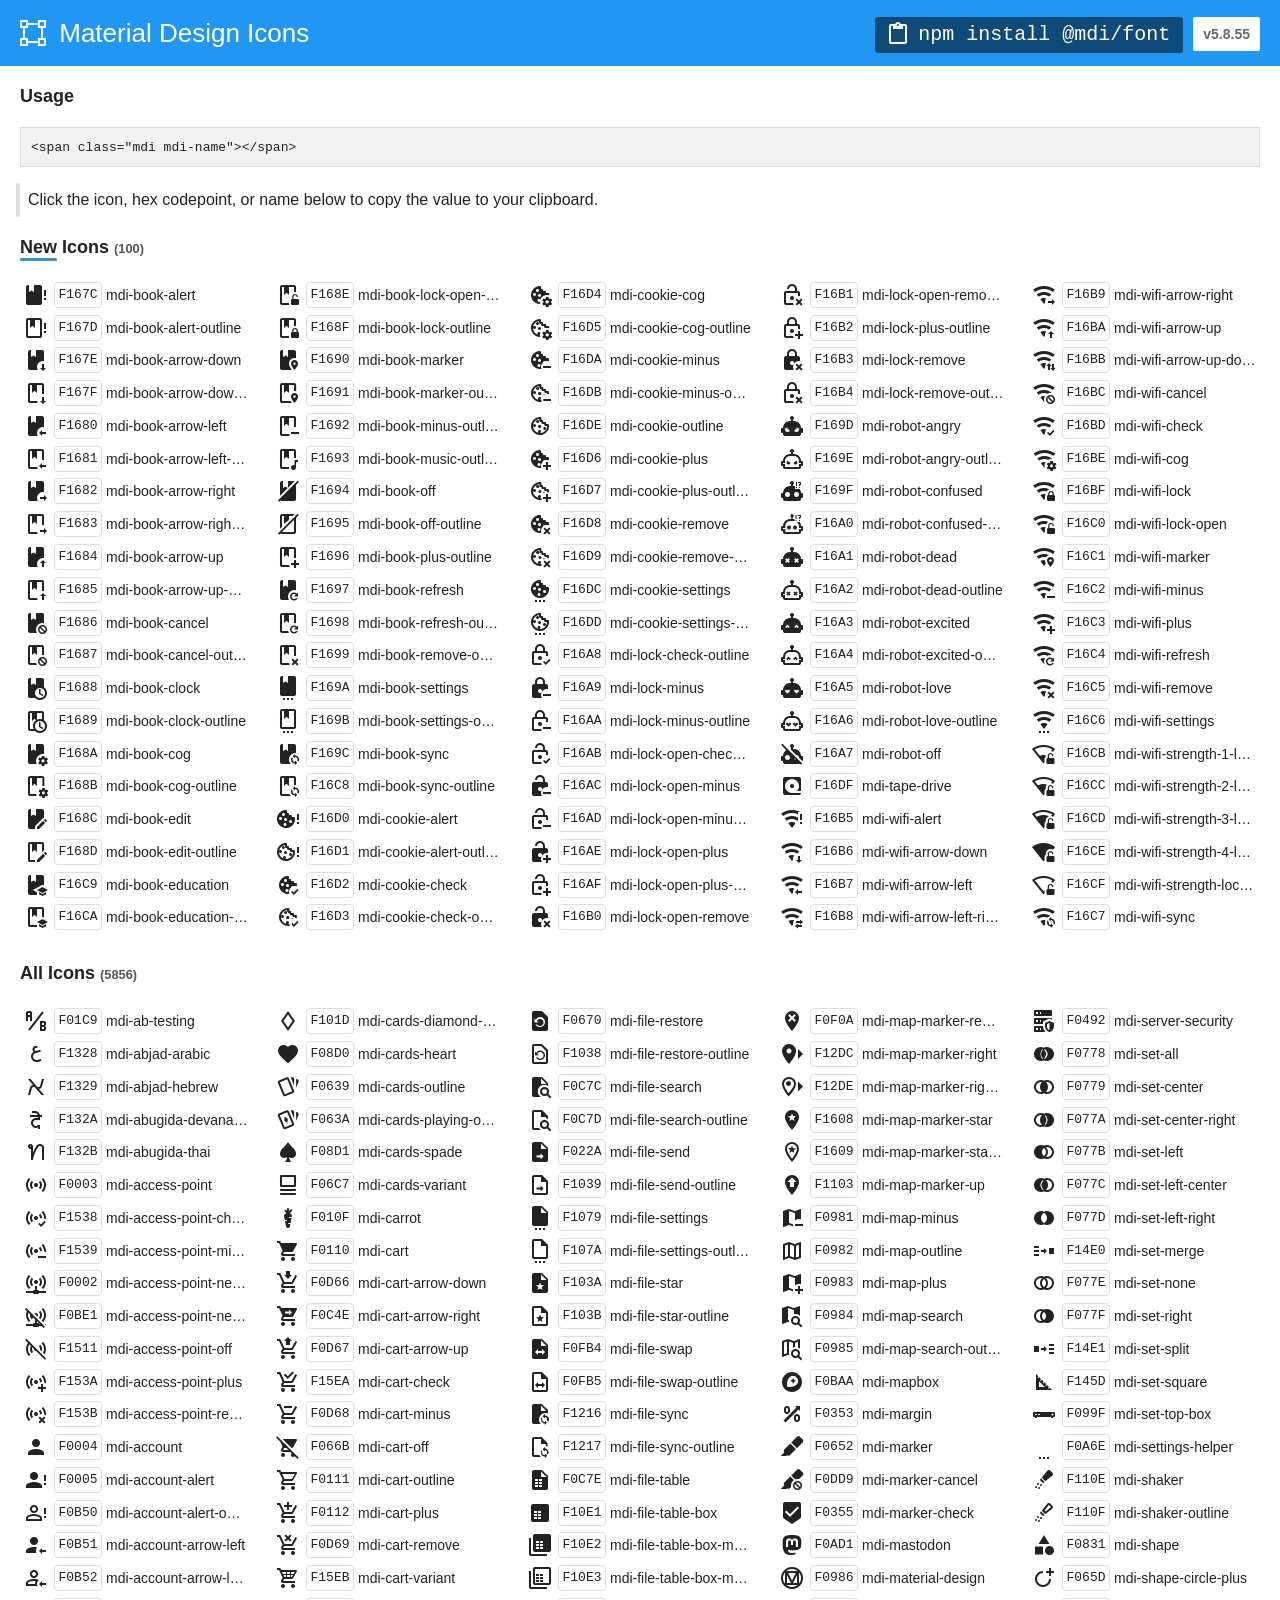
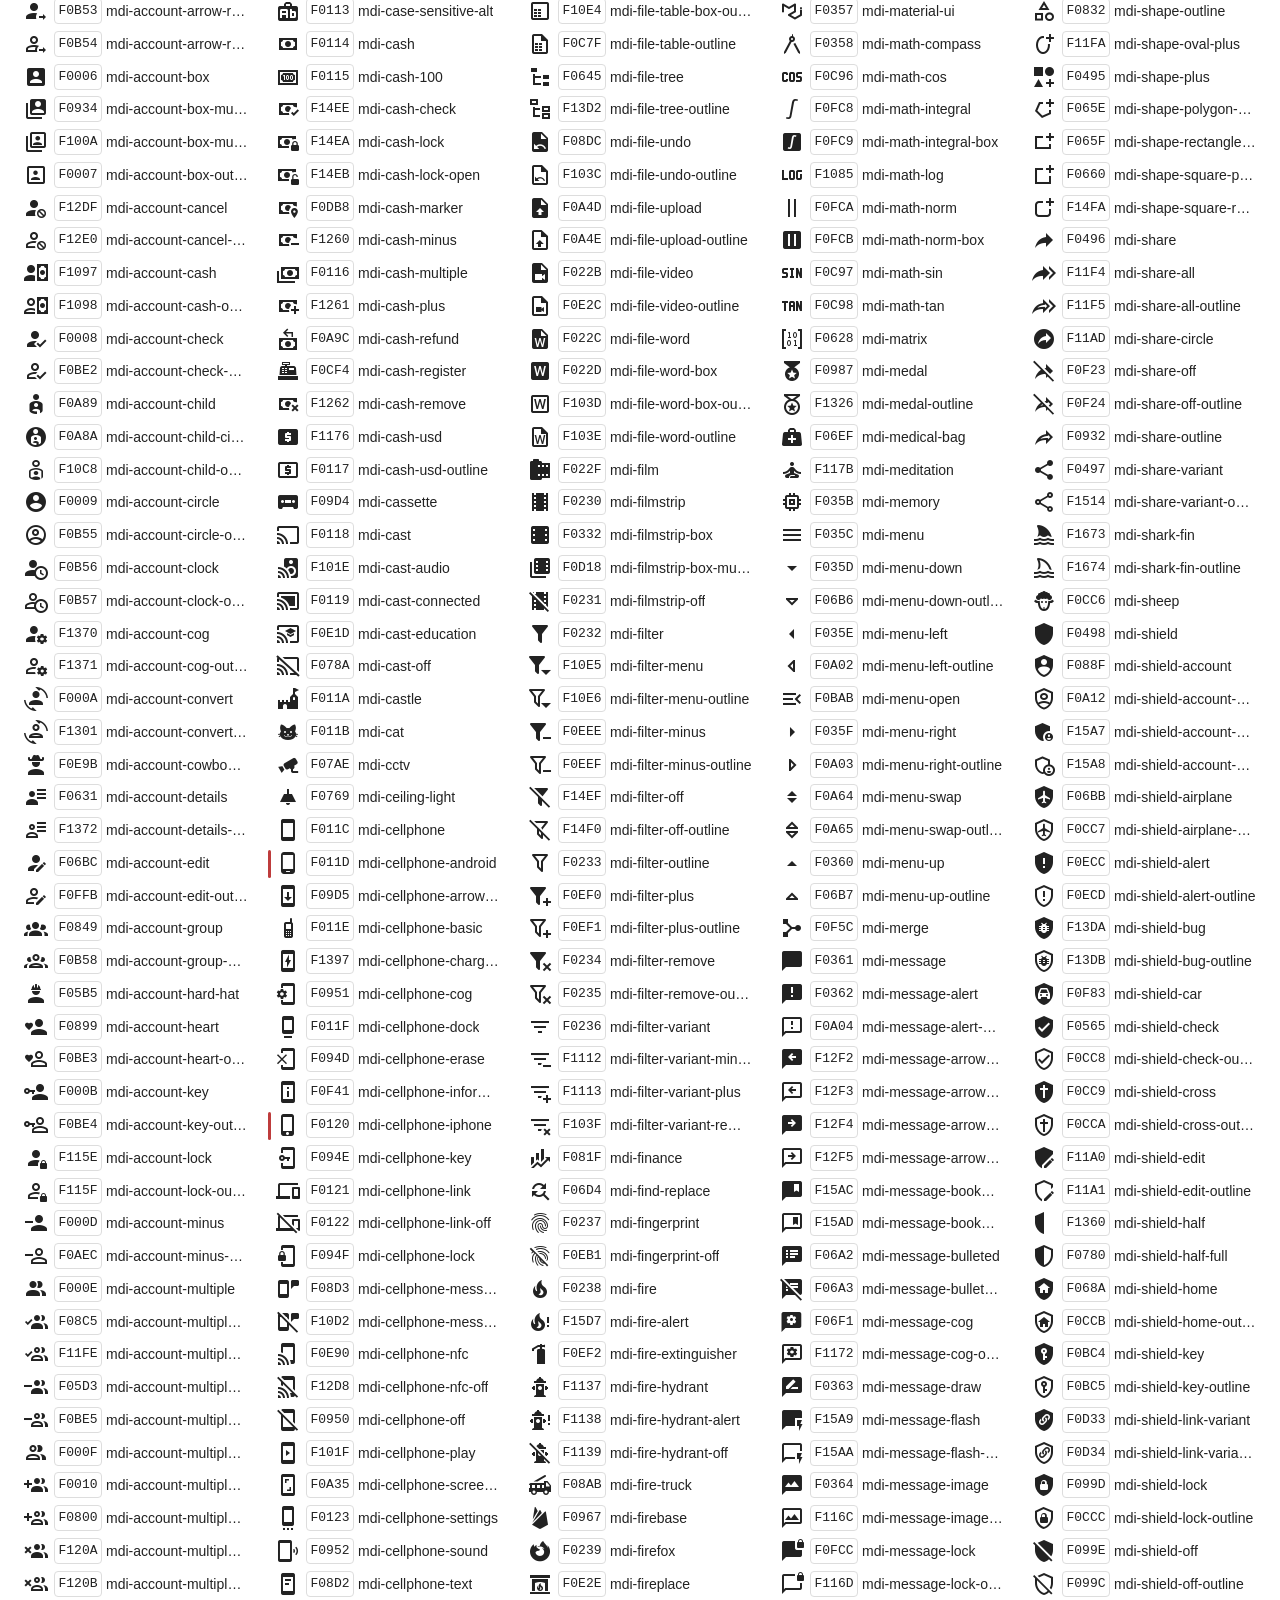
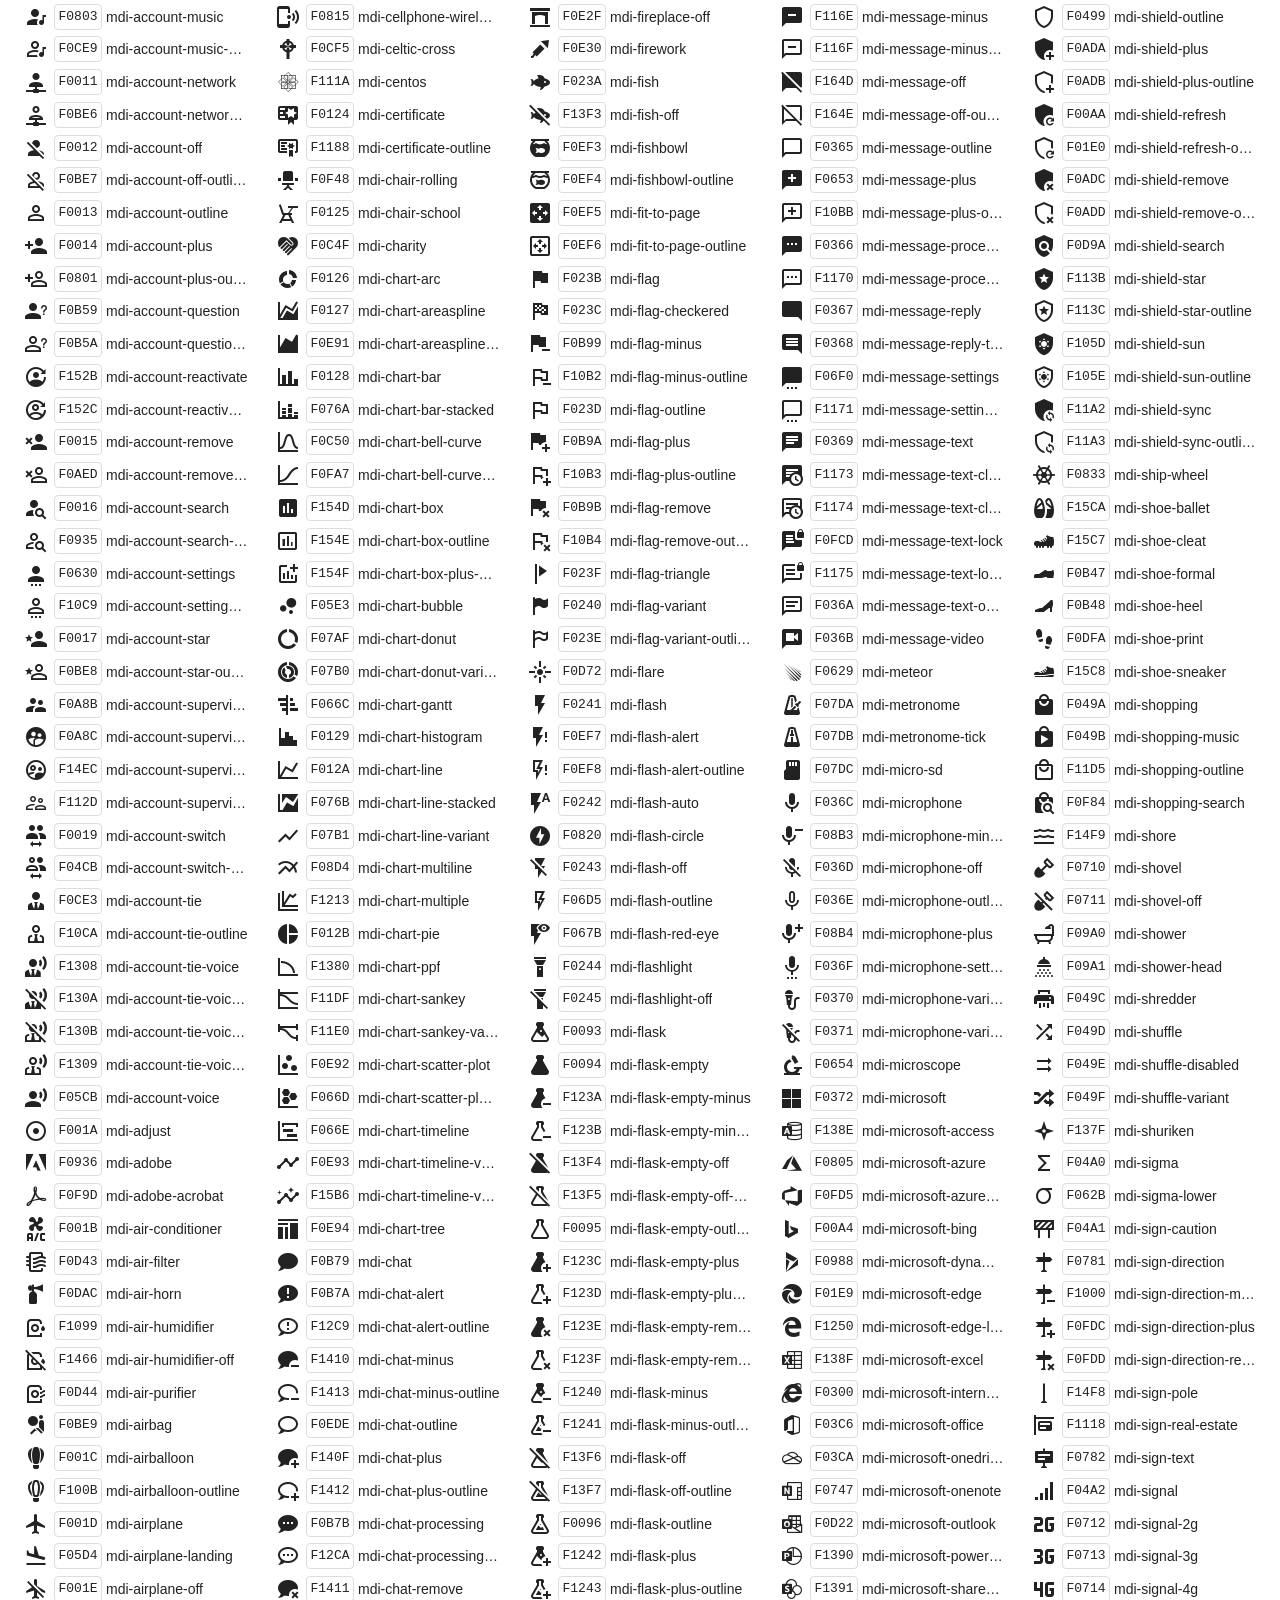
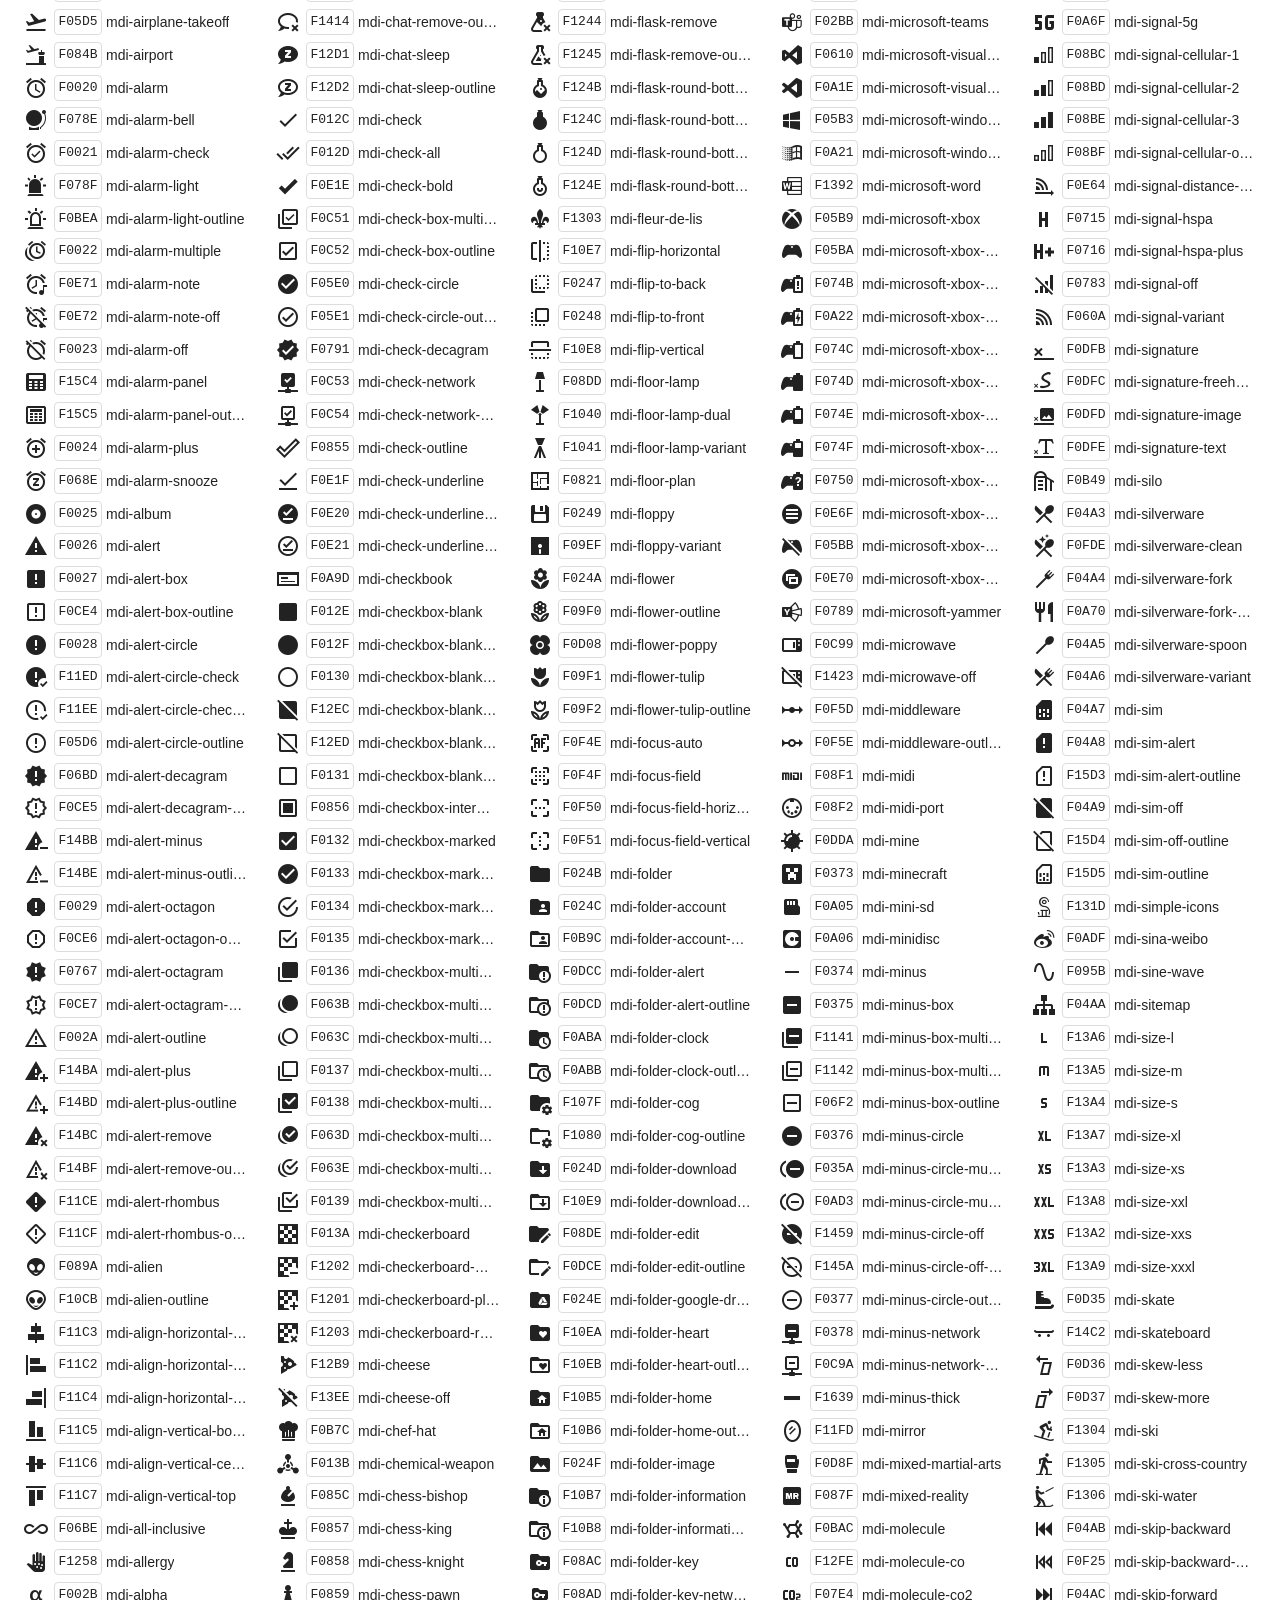
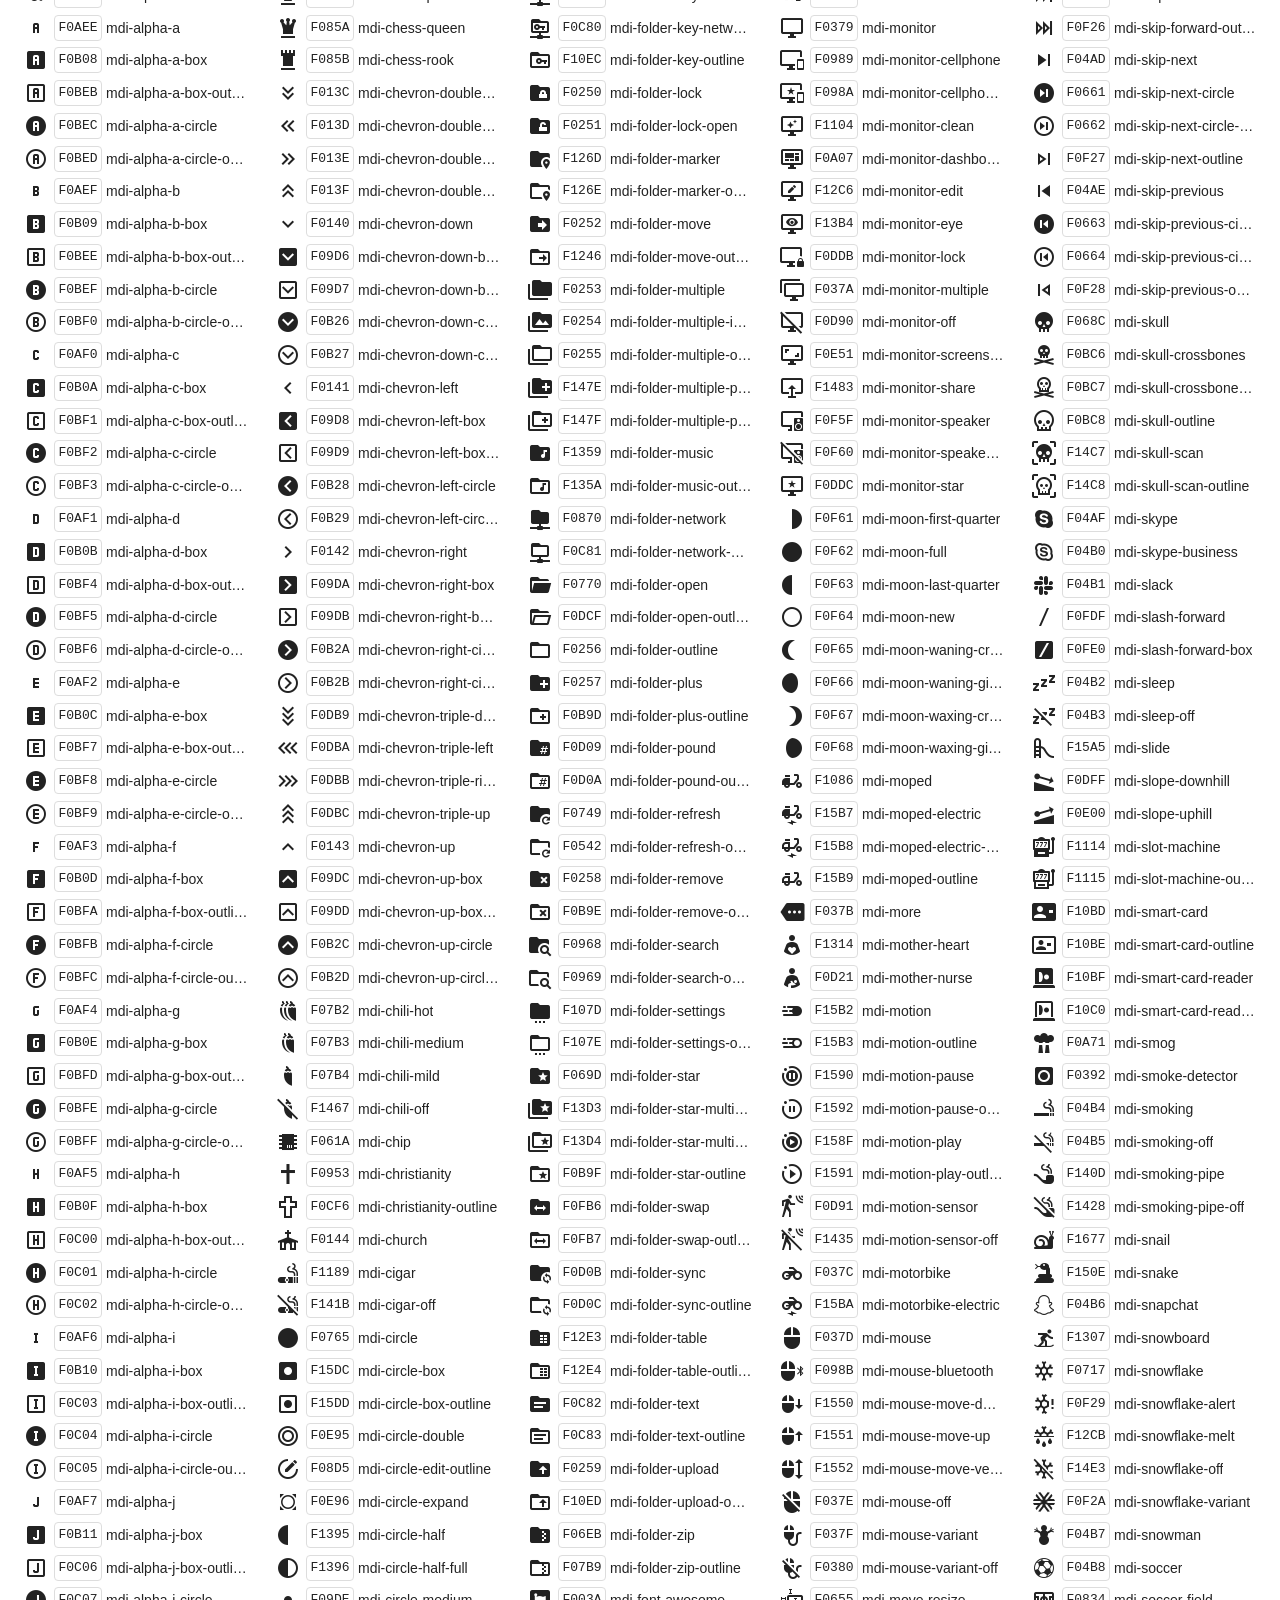
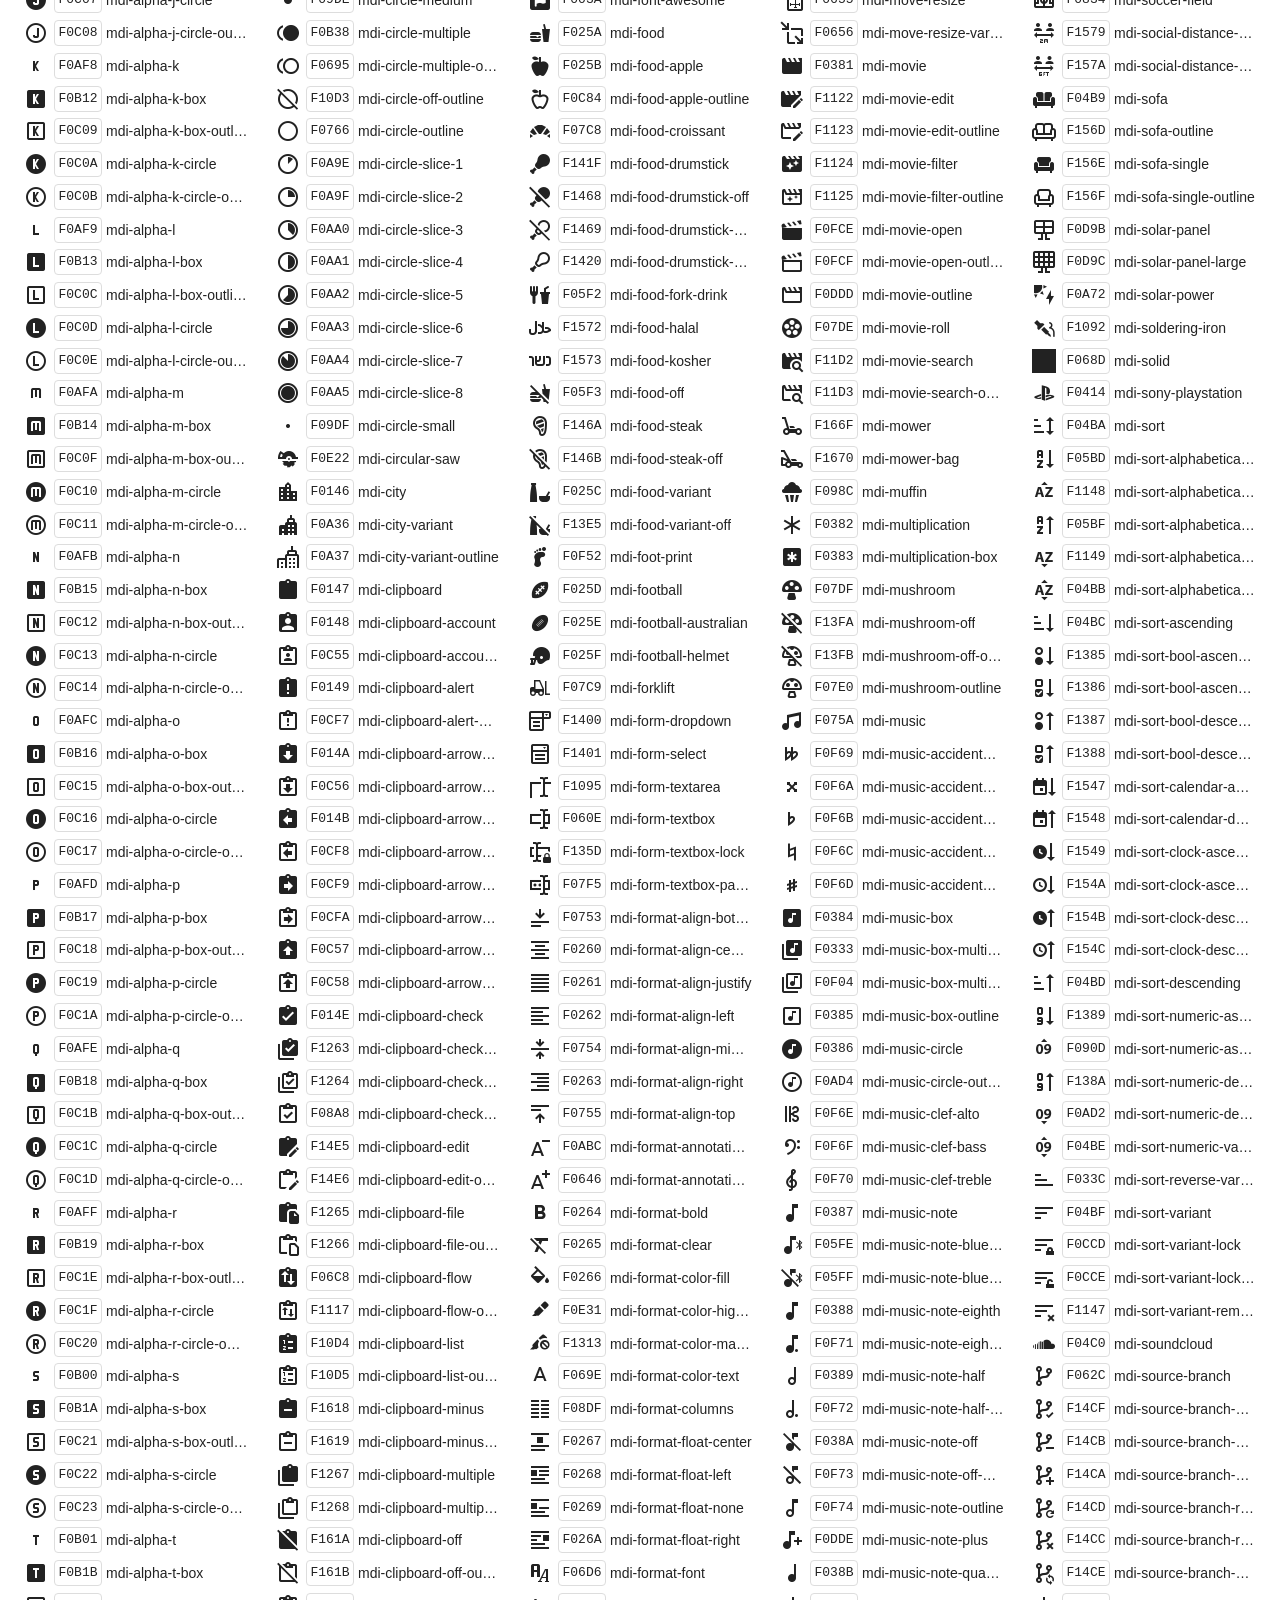
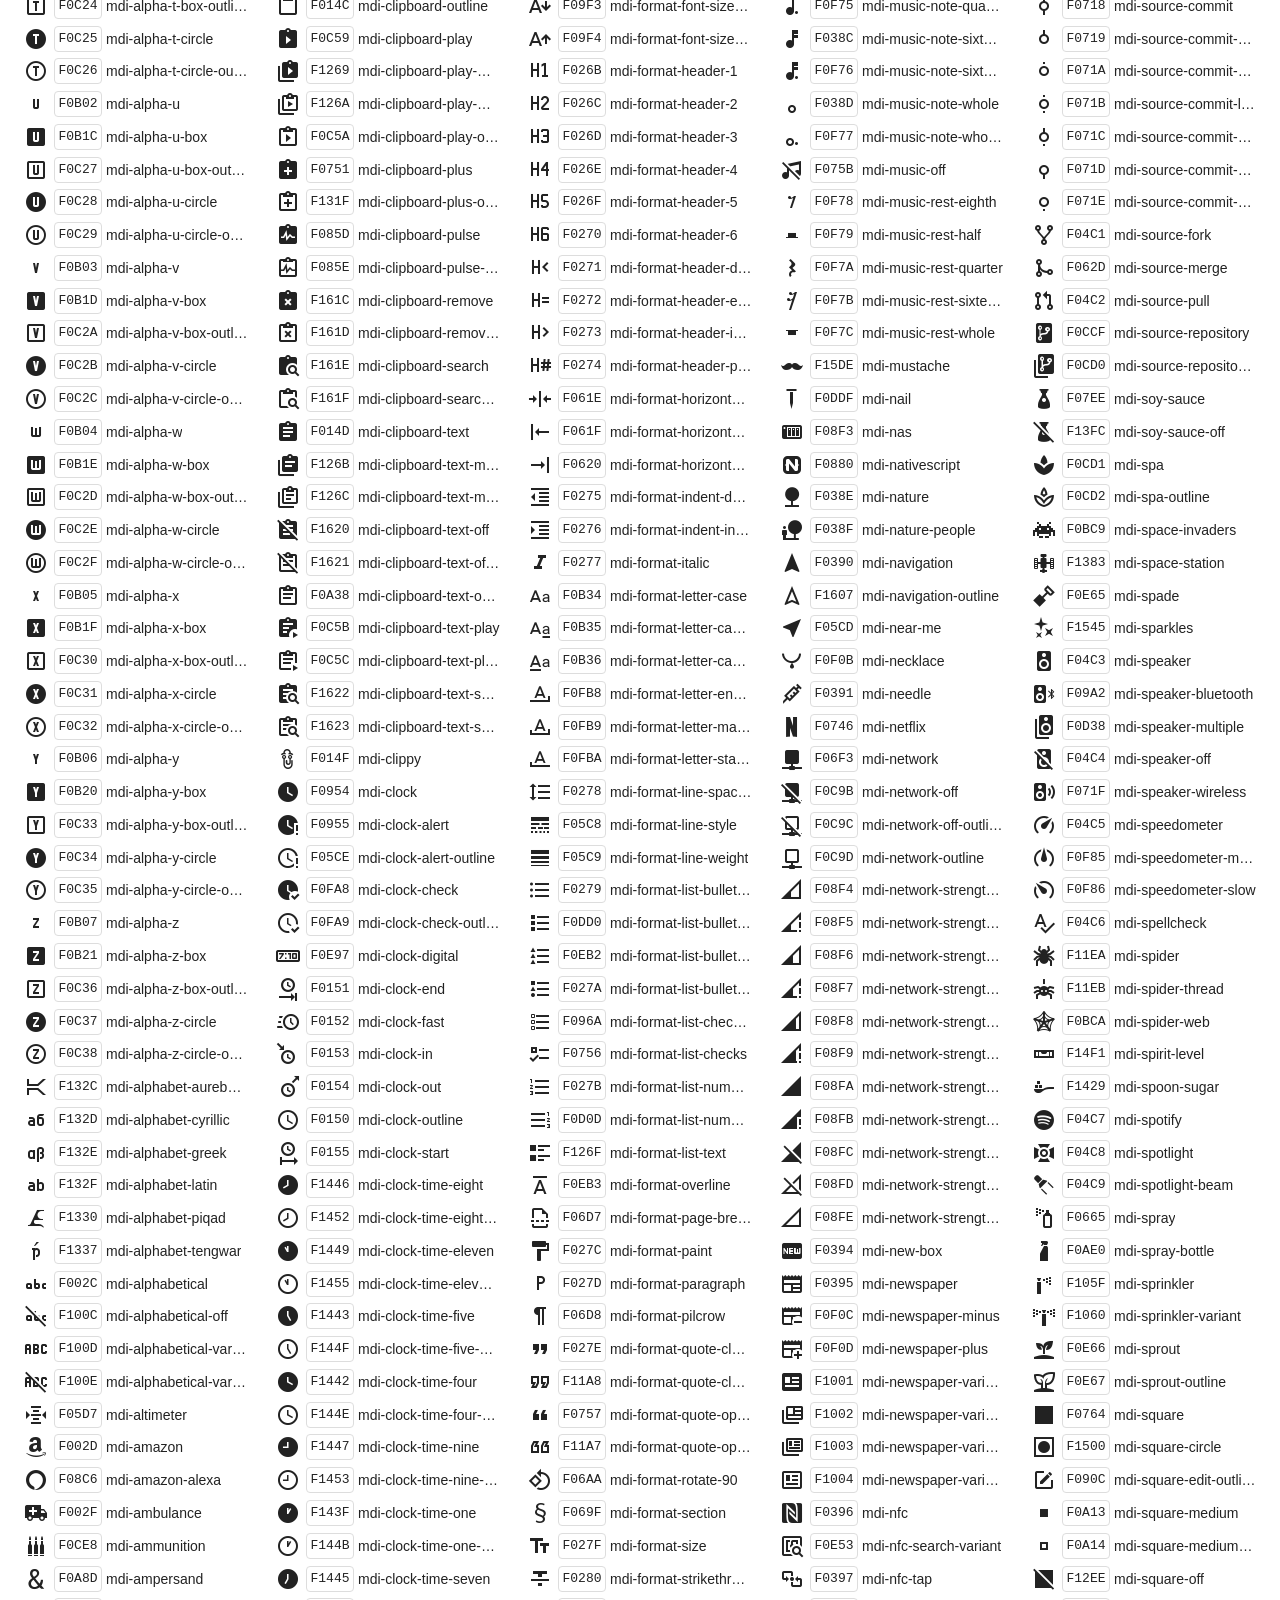
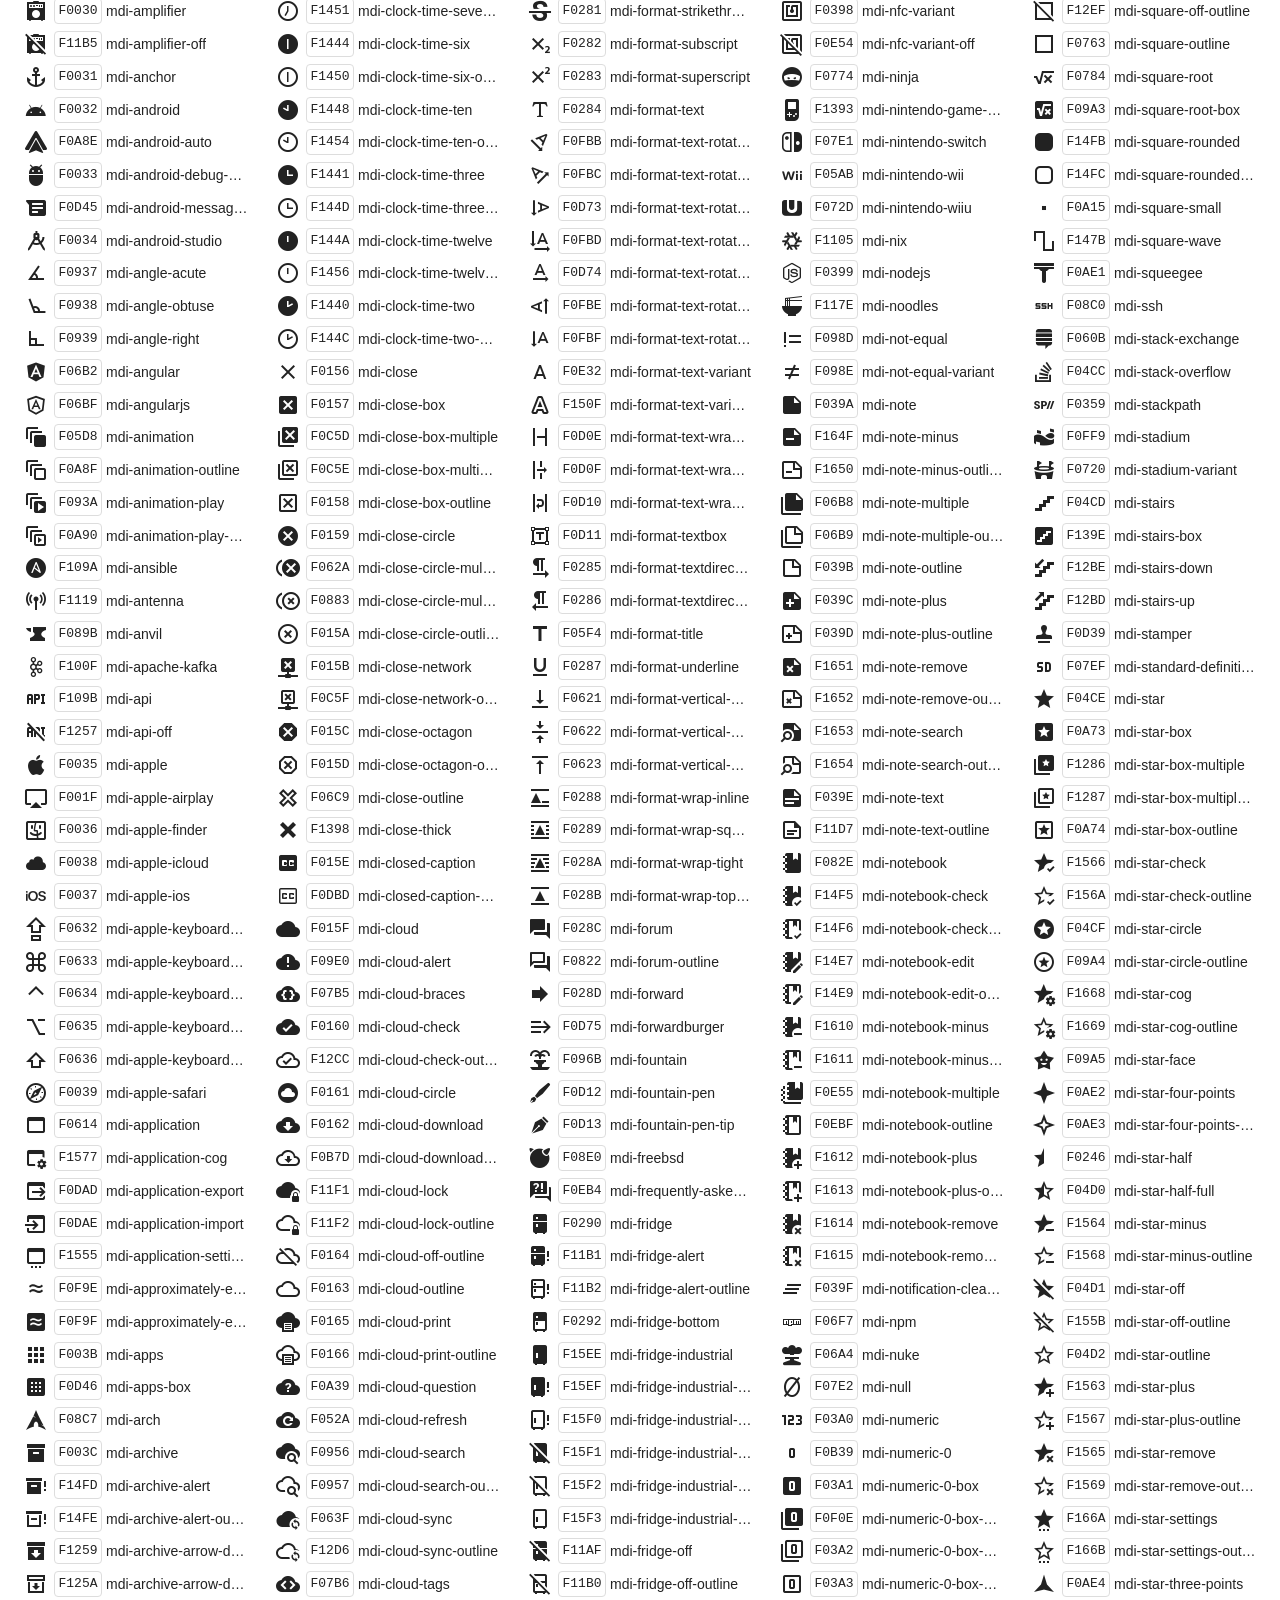
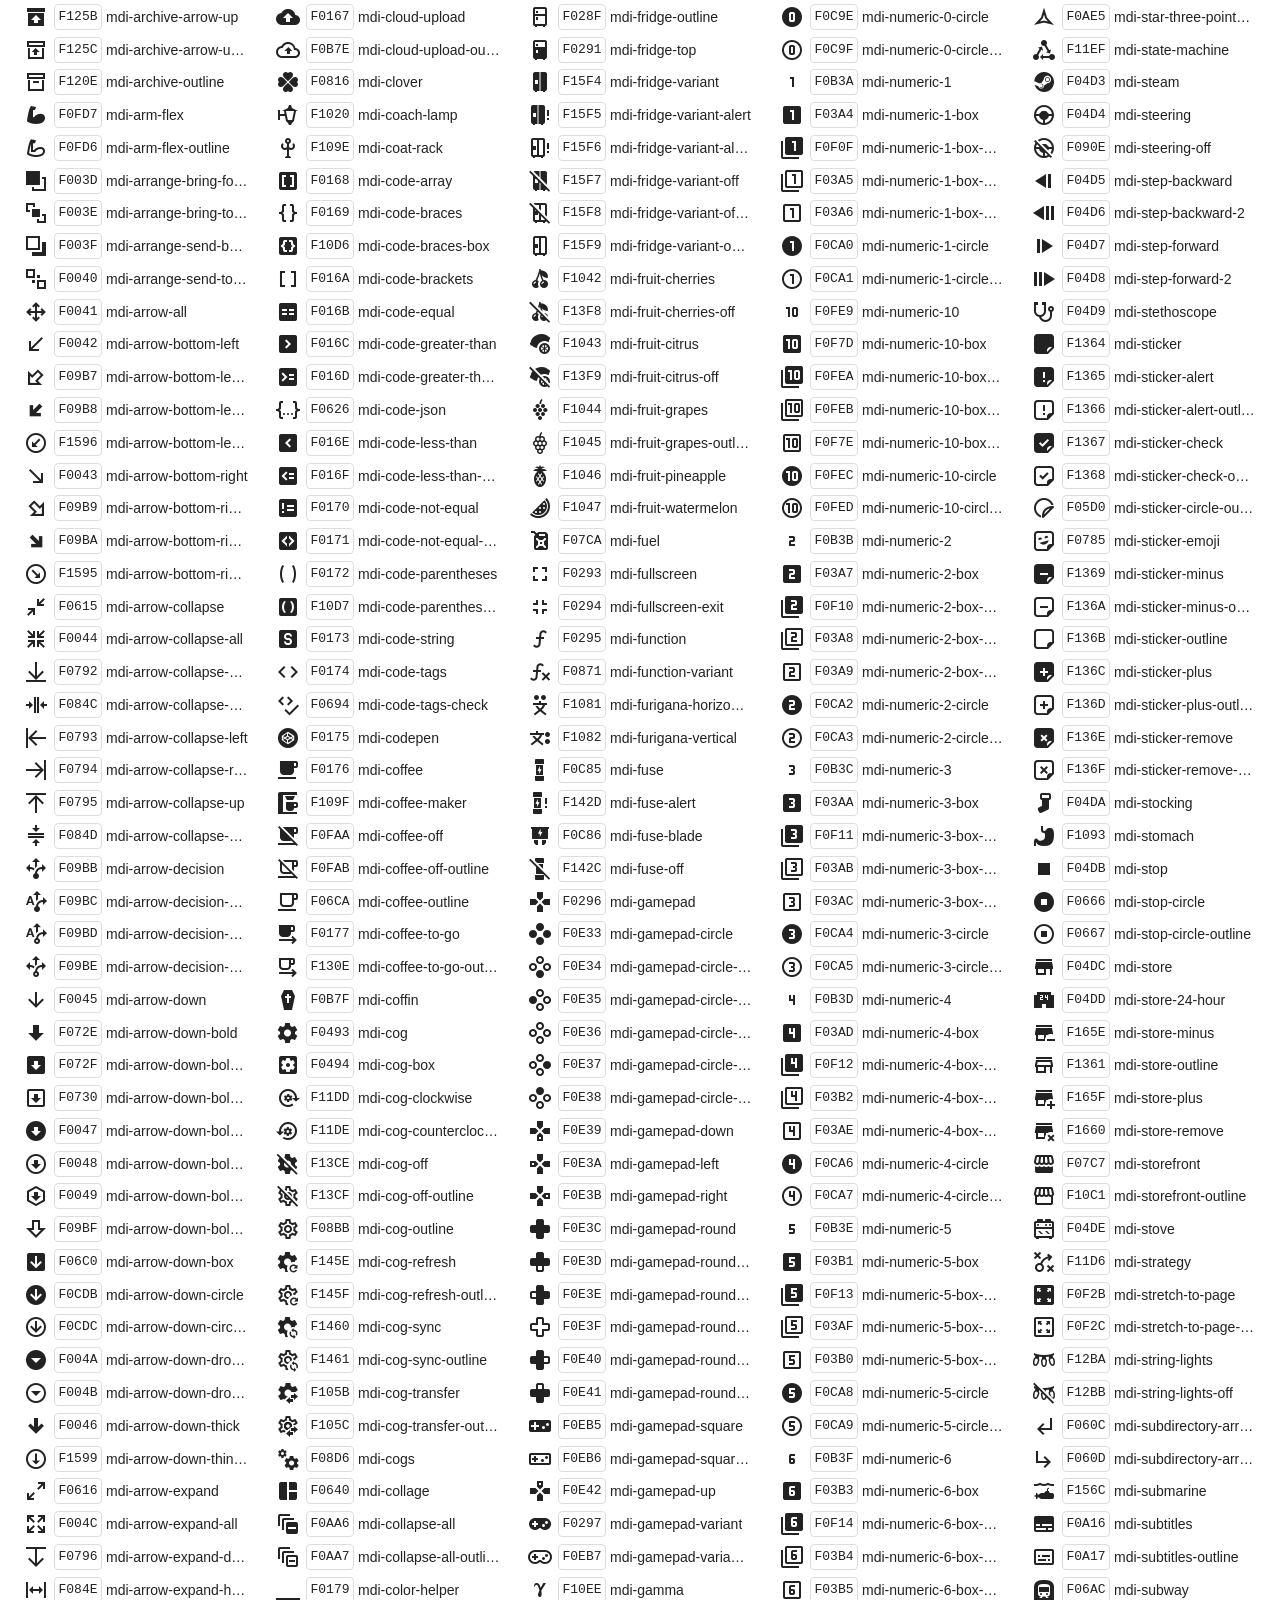
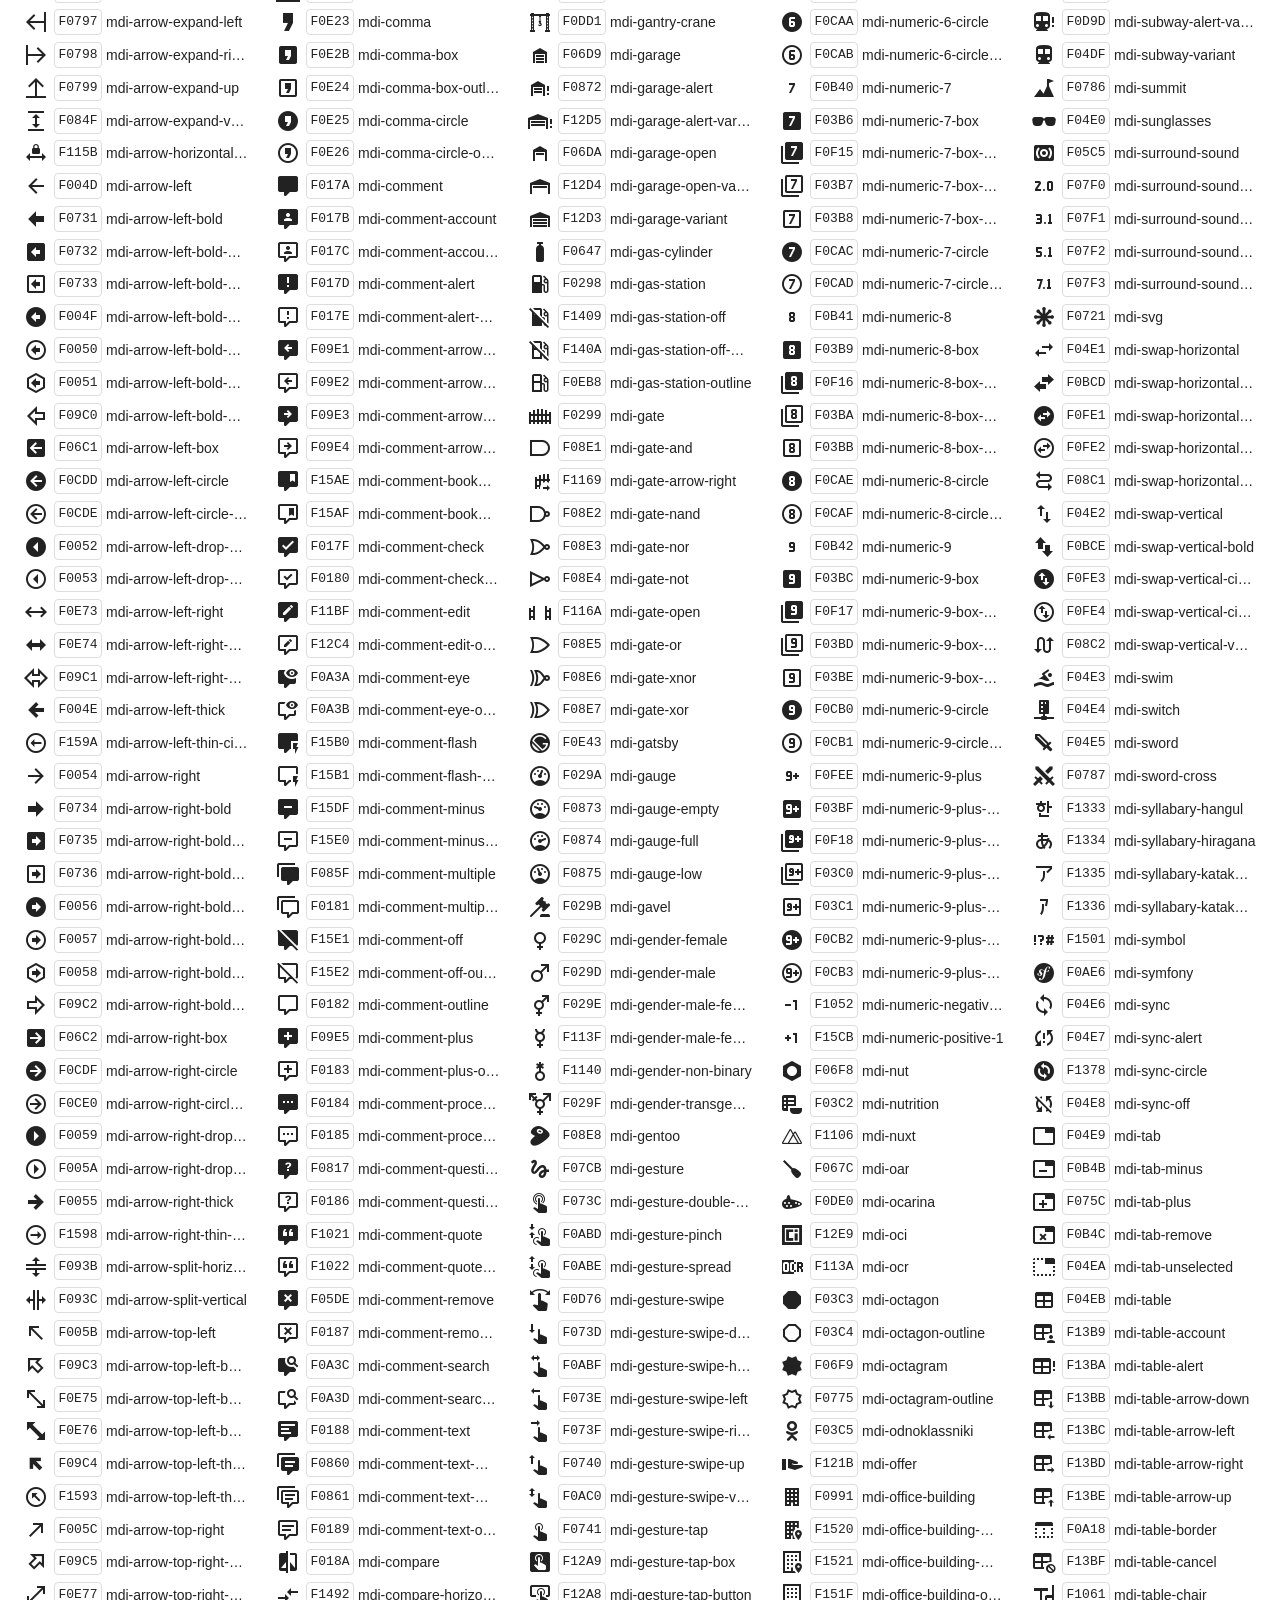
<file: BE/src/main/resources/static/vendor/icons/preview.html>
﻿<!doctype html>
<html lang="en">

<head>
    <meta charset="utf-8" />
    <meta name="google" content="notranslate">
    <title>Material Design Icons</title>
    <style>
        * {
            margin: 0;
            padding: 0;
        }

        body {
            margin: 0;
            padding: 0;
            background: #fff;
            color: #222;
        }

        h1,
        h2,
        h3,
        p,
        div,
        blockquote,
        footer {
            font-family: "Helvetica Neue", Arial, sans-serif;
        }

        h1 {
            padding: 20px 20px 16px 20px;
            font-size: 26px;
            line-height: 26px;
            font-weight: normal;
            color: #FFF;
            background-color: #2196F3;
        }

        h1 svg {
            vertical-align: middle;
            width: 26px;
            height: 26px;
            margin: 0 6px 4px 0;
        }

        h1 svg path {
            fill: #FFF;
        }

        h1 .version {
            font-size: 14px;
            background: #FFF;
            padding: 4px 10px;
            float: right;
            border-radius: 2px;
            margin: -3px 0 0 0;
            color: #666;
            font-weight: bold;
        }

        h1 .version::before {
            content: 'v';
        }

        h1 code {
            font-size: 20px;
            background: rgba(0, 0, 0, 0.5);
            padding: 4px 12px;
            border-radius: 3px;
            float: right;
            margin: -3px 10px 0 0;
            border: 1px solid transparent;
            cursor: pointer;
        }

        h1 code:hover {
            border: 1px solid #FFF;
        }

        h1 code svg {
            width: 24px;
            height: 24px;
            margin: -1px -4px 0 -2px
        }

        h2 {
            font-size: 18px;
            padding: 20px;
        }

        h2 small {
            color: #555;
            font-size: 0.8rem;
        }

        h2 small::before {
            content: '(';
        }

        h2 small::after {
            content: ')';
        }

        h2 span {
            position: relative;
        }

        h2.newicons span::before {
            position: absolute;
            content: ' ';
            width: 100%;
            height: 0.2rem;
            bottom: -0.25rem;
            background: #3C90BE;
            border-radius: 0.1rem;
        }

        h2.deprecatedicons span::before {
            position: absolute;
            content: ' ';
            width: 100%;
            height: 0.2rem;
            bottom: -0.25rem;
            background: #BE3C3C;
            border-radius: 0.1rem;
        }

        h3 {
            font-size: 14px;
            padding: 10px 20px 0 20px;
            font-weight: bold;
        }

        p {
            padding: 10px 20px;
        }

        p code {
            display: inline-block;
            vertical-align: middle;
            background: #F1F1F1;
            padding: 3px 5px;
            border-radius: 3px;
            border: 1px solid #DDD;
        }

        p i.mdi {
            vertical-align: middle;
            border-radius: 4px;
            display: inline-block;
        }

        p i.mdi.dark-demo {
            background: #333;
        }

        p.note {
            color: #999;
            font-size: 14px;
            padding: 0 20px 5px 20px;
        }

        p.deprecated {
            margin: -0.5rem 0 0.25rem 0;
        }

        p.extras {
            margin-top: -0.5rem;
        }

        div.icons {
            padding: 0 20px 10px 20px;
            -webkit-column-count: 5;
            -moz-column-count: 5;
            column-count: 5;
            -webkit-column-gap: 20px;
            -moz-column-gap: 20px;
            column-gap: 20px;
        }

        div.icons div {
            line-height: 2em;
        }

        div.icons div span {
            cursor: pointer;
            font-size: 14px;
            text-overflow: ellipsis;
            display: inline-block;
            max-width: calc(100% - 90px);
            overflow: hidden;
            vertical-align: middle;
            white-space: nowrap;
        }

        div.icons div code:hover,
        div.icons div span:hover,
        div.icons div i:hover {
            color: #3c90be;
        }

        div.icons div code:hover {
            border-color: #3c90be;
        }

        div.icons div code {
            border: 1px solid #DDD;
            width: 46px;
            margin-left: 2px;
            margin-right: 4px;
            border-radius: 4px;
            display: inline-block;
            vertical-align: middle;
            text-align: center;
            line-height: 24px;
            cursor: pointer;
        }

        div.icons div i {
            display: inline-block;
            width: 32px;
            height: 24px;
            text-align: center;
            vertical-align: middle;
            cursor: pointer;
            line-height: 24px;
        }

        div.icons .mdi::before {
            font-size: 24px;
        }

        div.icons div.new::before {
            content: ' ';
            width: 0.2rem;
            height: 1.75rem;
            position: absolute;
            margin-top: 0.25rem;
            margin-left: -0.25rem;
            background: #3C90BE;
            border-radius: 0.1rem;
        }

        div.icons div.deprecated::before {
            content: ' ';
            width: 0.2rem;
            height: 1.75rem;
            position: absolute;
            margin-top: 0.25rem;
            margin-left: -0.25rem;
            background: #BE3C3C;
            border-radius: 0.1rem;
        }

        pre {
            margin: 0 20px;
            font-family: Consolas, monospace;
            padding: 10px;
            border: 1px solid #DDD;
            background: #F1F1F1;
        }

        blockquote {
            position: relative;
            margin: 1rem 1rem 0 1rem;
            padding: 0.5rem 0.5rem 0.5rem 0.75rem;
        }

        blockquote.note::before {
            content: ' ';
            width: 0.25rem;
            height: 100%;
            background: #DDD;
            position: absolute;
            border-radius: 0.25rem;
            top: 0;
            left: 0;
        }

        blockquote.deprecated::before {
            content: ' ';
            width: 0.25rem;
            height: 100%;
            background: #BE3C3C;
            position: absolute;
            border-radius: 0.25rem;
            top: 0;
            left: 0;
        }

        div.copied {
            position: fixed;
            top: 100px;
            left: 50%;
            width: 200px;
            text-align: center;
            color: #3c763d;
            background-color: #dff0d8;
            border: 1px solid #d6e9c6;
            padding: 10px 15px;
            border-radius: 4px;
            margin-left: -100px;
            box-shadow: 0 0 10px rgba(0, 0, 0, 0.2);
        }

        div.examples {
            display: flex;
            flex-wrap: wrap;
            margin: 0.5rem 1.25rem;
        }

        div.examples > div {
            display: flex;
            margin-right: 0.5rem;
            margin-bottom: 0.5rem;
        }

        div.examples > div > div:first-child {
            display: flex;
            padding: 0.5rem;
            border-radius: 0.25rem;
            box-shadow: 0 0 0.25rem rgba(0, 0, 0, 0.4);
            background: #FFF;
            z-index: 1;
            align-items: center;
            justify-content: center;
        }

        div.examples > div > div:first-child + div {
            display: flex;
            margin-left: -0.25rem;
            padding: 0.5rem 0.75rem 0.5rem 1rem;
            background: #222;
            border-radius: 0 0.25rem 0.25rem 0;
        }

        div.examples > div > div:first-child + div > code {
            color: #FFF;
            align-self: center;
        }

        div.examples > div > div.dark:first-child {
            background: #444;
        }

        div.examples i {
            display: flex;
        }

        div.examples-size > div > div:first-child {
            min-width: 3rem;
        }

        footer {
            display: flex;
            padding: 20px;
            color: #666;
            border-top: 1px solid #DDD;
            background: #F1F1F1;
        }

        footer > div:first-child {
            flex: 1;
        }

        footer > div:last-child {
            text-align: right;
        }

        footer a {
            color: #e91e63;
            text-decoration: none;
        }

        footer a:hover {
            text-decoration: underline;
        }
    </style>
    <link href="css/materialdesignicons.min.css" media="all" rel="stylesheet" type="text/css" />
</head>

<body>
    <h1>
        <svg>
            <path d="M0,0H8V3H18V0H26V8H23V18H26V26H18V23H8V21H18V18H21V8H18V5H8V8H5V18H8V26H0V18H3V8H0V0M2,2V6H6V2H2M2,20V24H6V20H2M20,2V6H24V2H20M20,20V24H24V20H20Z"></path>
        </svg>
        Material Design Icons
        <span class="version">5.8.55</span>
        <code id="npm" title="Copy to Clipboard">
            <svg viewBox="0 0 24 24">
                <path d="M19,20H5V4H7V7H17V4H19M12,2A1,1 0 0,1 13,3A1,1 0 0,1 12,4A1,1 0 0,1 11,3A1,1 0 0,1 12,2M19,2H14.82C14.4,0.84 13.3,0 12,0C10.7,0 9.6,0.84 9.18,2H5A2,2 0 0,0 3,4V20A2,2 0 0,0 5,22H19A2,2 0 0,0 21,20V4A2,2 0 0,0 19,2Z" />
            </svg>
            npm install @mdi/font
        </code>
    </h1>

    <h2 class="usage">Usage</h2>
    <pre><code>&lt;span class=&quot;mdi mdi-<span id="name">name</span>&quot;&gt;&lt;/span&gt;</code></pre>

    <blockquote class="note">
        Click the icon, hex codepoint, or name below to copy the value to your clipboard.
    </blockquote>

    <h2 class="newicons"><span>New</span> Icons <small id="newIconsCount">-</small></h2>
    <div class="icons" id="newIcons"></div>

    <h2 class="icons">All Icons <small id="iconsCount">-</small></h2>
    <div class="icons" id="icons"></div>

    <h2 class="deprecatedicons"><span>Deprecated</span> Icons <small id="deprecatedIconsCount">-</small></h2>
    <p class="deprecated" id="deprecated">
        Deprecated icons will be removed in a future major release.
    </p>
    <div class="icons" id="deprecatedIcons"></div>

    <h2 class="extras">Extras</h2>

    <p class="extras">The helper CSS classes are listed below.</p>

    <section>
        <h3>Size</h3>

        <div class="examples examples-size">
            <div>
                <div>
                    <i class="mdi mdi-18px mdi-account"></i>
                </div>
                <div>
                    <code>mdi-18px</code>
                </div>
            </div>
            <div>
                <div>
                    <i class="mdi mdi-24px mdi-account"></i>
                </div>
                <div>
                    <code>mdi-24px</code>
                </div>
            </div>
            <div>
                <div>
                    <i class="mdi mdi-36px mdi-account"></i>
                </div>
                <div>
                    <code>mdi-36px</code>
                </div>
            </div>
            <div>
                <div>
                    <i class="mdi mdi-48px mdi-account"></i>
                </div>
                <div>
                    <code>mdi-48px</code>
                </div>
            </div>
        </div>
    </section>

    <h3>Rotate</h3>

    <div class="examples">
        <div>
            <div>
                <i class="mdi mdi-36px mdi-account"></i>
            </div>
        </div>
        <div>
            <div>
                <i class="mdi mdi-36px mdi-rotate-45 mdi-account"></i>
            </div>
            <div>
                <code>mdi-rotate-45</code> 
            </div>
        </div>
        <div>
            <div>
                <i class="mdi mdi-36px mdi-rotate-90 mdi-account"></i>
            </div>
            <div>
                <code>mdi-rotate-90</code>
            </div>
        </div>
        <div>
            <div>
                <i class="mdi mdi-36px mdi-rotate-135 mdi-account"></i>
            </div>
            <div>
                <code>mdi-rotate-135</code>
            </div>
        </div>
        <div>
            <div>
                <i class="mdi mdi-36px mdi-rotate-180 mdi-account"></i>
            </div>
            <div>
                <code>mdi-rotate-180</code>
            </div>
        </div>
        <div>
            <div>
                <i class="mdi mdi-36px mdi-rotate-225 mdi-account"></i>
            </div>
            <div>
                <code>mdi-rotate-225</code>
            </div>
        </div>
        <div>
            <div>
                <i class="mdi mdi-36px mdi-rotate-270 mdi-account"></i>
            </div>
            <div>
                <code>mdi-rotate-270</code>
            </div>
        </div>
        <div>
            <div>
                <i class="mdi mdi-36px mdi-rotate-315 mdi-account"></i>
            </div>
            <div>
                <code>mdi-rotate-315</code> 
            </div>
        </div>
    </div>

    <h3>Flip</h3>

    <div class="examples">
        <div>
            <div>
                <i class="mdi mdi-36px mdi-account-alert"></i>
            </div>
        </div>
        <div>
            <div>
                <i class="mdi mdi-36px mdi-flip-h mdi-account-alert"></i>
            </div>
            <div>
                <code>mdi-flip-h</code> 
            </div>
        </div>
        <div>
            <div>
                <i class="mdi mdi-36px mdi-flip-v mdi-account-alert"></i>
            </div>
            <div>
                <code>mdi-flip-v</code> 
            </div>
        </div>
    </div>

    <p class="note"><strong>Note:</strong> We do not include the ability to use <code>mdi-flip-*</code> and
        <code>mdi-rotate-*</code> at the same time.</p>

    <h3>Spin</h3>

    <div class="examples">
        <div>
            <div>
                <i class="mdi mdi-36px mdi-spin mdi-loading"></i>
            </div>
            <div>
                <code>mdi-spin</code>
            </div>
        </div>
        <div>
            <div>
                <i class="mdi mdi-36px mdi-spin mdi-star"></i>
            </div>
            <div>
                <code>mdi-spin</code>
            </div>
        </div>
    </div>

    <h3>Color</h3>

    <div class="examples">
        <div>
            <div class="dark">
                <i class="mdi mdi-36px mdi-light mdi-account dark-demo"></i>
            </div>
            <div>
                <code>mdi-light</code>
            </div>
        </div>
        <div>
            <div class="dark">
                <i class="mdi mdi-36px mdi-light mdi-inactive mdi-account dark-demo"></i>
            </div>
            <div>
                <code>mdi-light mdi-inactive</code>
            </div>
        </div>
        <div>
            <div>
                <i class="mdi mdi-36px mdi-dark mdi-account"></i>
            </div>
            <div>
                <code>mdi-dark</code>
            </div>
        </div>
        <div>
            <div>
                <i class="mdi mdi-36px mdi-dark mdi-inactive mdi-account"></i>
            </div>
            <div>
                <code>mdi-dark mdi-inactive</code> 
            </div>
        </div>
    </div>

    <footer>
        <div>
            Generated with <a href="https://npmjs.com/package/@mdi/font-build">@mdi/font-build</a>
            by <a href="http://MaterialDesignIcons.com/">MaterialDesignIcons.com</a>.
        </div>
        <div>
            <a href="https://www.npmjs.com/org/mdi" target="_blank">NPM @mdi Organization</a>
        </div>
    </footer>

    <script type="text/javascript">
        function isNew(icon) {
            return icon.version === '5.8.55';
        }
        function isDeprecated(icon) {
            return typeof icon.deprecated == 'undefined'
                ? false
                : icon.deprecated;
        }
        function copyText(text) {
            var copyFrom = document.createElement('textarea');
            copyFrom.setAttribute("style", "position:fixed;opacity:0;top:100px;left:100px;");
            copyFrom.value = text;
            document.body.appendChild(copyFrom);
            copyFrom.select();
            document.execCommand('copy');
            var copied = document.createElement('div');
            copied.setAttribute('class', 'copied');
            copied.appendChild(document.createTextNode('Copied to Clipboard'));
            document.body.appendChild(copied);
            setTimeout(function () {
                document.body.removeChild(copyFrom);
                document.body.removeChild(copied);
            }, 1500);
        };
        function getIconItem(icon, isNewIcon, isDeprecatedIcon) {
            var div = document.createElement('div'),
                i = document.createElement('i');
            i.className = 'mdi mdi-' + icon.name;
            div.appendChild(i);
            var code = document.createElement('code');
            code.appendChild(document.createTextNode(icon.hex));
            div.appendChild(code);
            var span = document.createElement('span');
            span.appendChild(document.createTextNode('mdi-' + icon.name));
            div.appendChild(span);
            span.onclick = function () {
                document.getElementById('name').innerHTML = icon.name;
            };
            i.onmouseup = function () {
                copyText(String.fromCodePoint(parseInt(icon.hex, 16)));
            };
            code.onmouseup = function () {
                copyText(icon.hex);
            };
            span.onmouseup = function () {
                copyText('mdi-' + icon.name);
            };
            if (isNewIcon) {
                div.className = 'new';
            }
            if (isDeprecatedIcon) {
                div.className = 'deprecated';
            }
            return div;
        }
        (function () {
            var iconsCount = 0;
            var newIconsCount = 0;
            var deprecatedIconsCount = 0;
            var icons = [{name:"ab-testing",hex:"F01C9",version:"4.0.96"},{name:"abjad-arabic",hex:"F1328",version:"4.9.95"},{name:"abjad-hebrew",hex:"F1329",version:"4.9.95"},{name:"abugida-devanagari",hex:"F132A",version:"4.9.95"},{name:"abugida-thai",hex:"F132B",version:"4.9.95"},{name:"access-point",hex:"F0003",version:"1.5.54"},{name:"access-point-check",hex:"F1538",version:"5.4.55"},{name:"access-point-minus",hex:"F1539",version:"5.4.55"},{name:"access-point-network",hex:"F0002",version:"1.5.54"},{name:"access-point-network-off",hex:"F0BE1",version:"3.2.89"},{name:"access-point-off",hex:"F1511",version:"5.4.55"},{name:"access-point-plus",hex:"F153A",version:"5.4.55"},{name:"access-point-remove",hex:"F153B",version:"5.4.55"},{name:"account",hex:"F0004",version:"1.5.54"},{name:"account-alert",hex:"F0005",version:"1.5.54"},{name:"account-alert-outline",hex:"F0B50",version:"3.0.39"},{name:"account-arrow-left",hex:"F0B51",version:"3.0.39"},{name:"account-arrow-left-outline",hex:"F0B52",version:"3.0.39"},{name:"account-arrow-right",hex:"F0B53",version:"3.0.39"},{name:"account-arrow-right-outline",hex:"F0B54",version:"3.0.39"},{name:"account-box",hex:"F0006",version:"1.5.54"},{name:"account-box-multiple",hex:"F0934",version:"2.4.85"},{name:"account-box-multiple-outline",hex:"F100A",version:"4.1.95"},{name:"account-box-outline",hex:"F0007",version:"1.5.54"},{name:"account-cancel",hex:"F12DF",version:"4.8.95"},{name:"account-cancel-outline",hex:"F12E0",version:"4.8.95"},{name:"account-cash",hex:"F1097",version:"4.2.95"},{name:"account-cash-outline",hex:"F1098",version:"4.2.95"},{name:"account-check",hex:"F0008",version:"1.5.54"},{name:"account-check-outline",hex:"F0BE2",version:"3.2.89"},{name:"account-child",hex:"F0A89",version:"2.7.94"},{name:"account-child-circle",hex:"F0A8A",version:"2.7.94"},{name:"account-child-outline",hex:"F10C8",version:"4.3.95"},{name:"account-circle",hex:"F0009",version:"1.5.54"},{name:"account-circle-outline",hex:"F0B55",version:"3.0.39"},{name:"account-clock",hex:"F0B56",version:"3.0.39"},{name:"account-clock-outline",hex:"F0B57",version:"3.0.39"},{name:"account-cog",hex:"F1370",version:"4.9.95"},{name:"account-cog-outline",hex:"F1371",version:"4.9.95"},{name:"account-convert",hex:"F000A",version:"1.5.54"},{name:"account-convert-outline",hex:"F1301",version:"4.8.95"},{name:"account-cowboy-hat",hex:"F0E9B",version:"3.7.94"},{name:"account-details",hex:"F0631",version:"1.6.50"},{name:"account-details-outline",hex:"F1372",version:"4.9.95"},{name:"account-edit",hex:"F06BC",version:"1.8.36"},{name:"account-edit-outline",hex:"F0FFB",version:"4.0.96"},{name:"account-group",hex:"F0849",version:"2.1.99"},{name:"account-group-outline",hex:"F0B58",version:"3.0.39"},{name:"account-hard-hat",hex:"F05B5",version:"1.5.54"},{name:"account-heart",hex:"F0899",version:"2.2.43"},{name:"account-heart-outline",hex:"F0BE3",version:"3.2.89"},{name:"account-key",hex:"F000B",version:"1.5.54"},{name:"account-key-outline",hex:"F0BE4",version:"3.2.89"},{name:"account-lock",hex:"F115E",version:"4.4.95"},{name:"account-lock-outline",hex:"F115F",version:"4.4.95"},{name:"account-minus",hex:"F000D",version:"1.5.54"},{name:"account-minus-outline",hex:"F0AEC",version:"2.8.94"},{name:"account-multiple",hex:"F000E",version:"1.5.54"},{name:"account-multiple-check",hex:"F08C5",version:"2.3.50"},{name:"account-multiple-check-outline",hex:"F11FE",version:"4.6.95"},{name:"account-multiple-minus",hex:"F05D3",version:"1.5.54"},{name:"account-multiple-minus-outline",hex:"F0BE5",version:"3.2.89"},{name:"account-multiple-outline",hex:"F000F",version:"1.5.54"},{name:"account-multiple-plus",hex:"F0010",version:"1.5.54"},{name:"account-multiple-plus-outline",hex:"F0800",version:"2.1.19"},{name:"account-multiple-remove",hex:"F120A",version:"4.6.95"},{name:"account-multiple-remove-outline",hex:"F120B",version:"4.6.95"},{name:"account-music",hex:"F0803",version:"2.1.19"},{name:"account-music-outline",hex:"F0CE9",version:"3.3.92"},{name:"account-network",hex:"F0011",version:"1.5.54"},{name:"account-network-outline",hex:"F0BE6",version:"3.2.89"},{name:"account-off",hex:"F0012",version:"1.5.54"},{name:"account-off-outline",hex:"F0BE7",version:"3.2.89"},{name:"account-outline",hex:"F0013",version:"1.5.54"},{name:"account-plus",hex:"F0014",version:"1.5.54"},{name:"account-plus-outline",hex:"F0801",version:"2.1.19"},{name:"account-question",hex:"F0B59",version:"3.0.39"},{name:"account-question-outline",hex:"F0B5A",version:"3.0.39"},{name:"account-reactivate",hex:"F152B",version:"5.4.55"},{name:"account-reactivate-outline",hex:"F152C",version:"5.4.55"},{name:"account-remove",hex:"F0015",version:"1.5.54"},{name:"account-remove-outline",hex:"F0AED",version:"2.8.94"},{name:"account-search",hex:"F0016",version:"1.5.54"},{name:"account-search-outline",hex:"F0935",version:"2.4.85"},{name:"account-settings",hex:"F0630",version:"1.6.50"},{name:"account-settings-outline",hex:"F10C9",version:"4.3.95"},{name:"account-star",hex:"F0017",version:"1.5.54"},{name:"account-star-outline",hex:"F0BE8",version:"3.2.89"},{name:"account-supervisor",hex:"F0A8B",version:"2.7.94"},{name:"account-supervisor-circle",hex:"F0A8C",version:"2.7.94"},{name:"account-supervisor-circle-outline",hex:"F14EC",version:"5.4.55"},{name:"account-supervisor-outline",hex:"F112D",version:"4.4.95"},{name:"account-switch",hex:"F0019",version:"1.5.54"},{name:"account-switch-outline",hex:"F04CB",version:"1.5.54"},{name:"account-tie",hex:"F0CE3",version:"3.3.92"},{name:"account-tie-outline",hex:"F10CA",version:"4.3.95"},{name:"account-tie-voice",hex:"F1308",version:"4.8.95"},{name:"account-tie-voice-off",hex:"F130A",version:"4.8.95"},{name:"account-tie-voice-off-outline",hex:"F130B",version:"4.8.95"},{name:"account-tie-voice-outline",hex:"F1309",version:"4.8.95"},{name:"account-voice",hex:"F05CB",version:"1.5.54"},{name:"adjust",hex:"F001A",version:"1.5.54"},{name:"adobe",hex:"F0936",version:"2.4.85"},{name:"adobe-acrobat",hex:"F0F9D",version:"4.0.96"},{name:"air-conditioner",hex:"F001B",version:"1.5.54"},{name:"air-filter",hex:"F0D43",version:"3.4.93"},{name:"air-horn",hex:"F0DAC",version:"3.5.94"},{name:"air-humidifier",hex:"F1099",version:"4.2.95"},{name:"air-humidifier-off",hex:"F1466",version:"5.2.45"},{name:"air-purifier",hex:"F0D44",version:"3.4.93"},{name:"airbag",hex:"F0BE9",version:"3.2.89"},{name:"airballoon",hex:"F001C",version:"1.5.54"},{name:"airballoon-outline",hex:"F100B",version:"4.1.95"},{name:"airplane",hex:"F001D",version:"1.5.54"},{name:"airplane-landing",hex:"F05D4",version:"1.5.54"},{name:"airplane-off",hex:"F001E",version:"1.5.54"},{name:"airplane-takeoff",hex:"F05D5",version:"1.5.54"},{name:"airport",hex:"F084B",version:"2.1.99"},{name:"alarm",hex:"F0020",version:"1.5.54"},{name:"alarm-bell",hex:"F078E",version:"2.0.46"},{name:"alarm-check",hex:"F0021",version:"1.5.54"},{name:"alarm-light",hex:"F078F",version:"2.0.46"},{name:"alarm-light-outline",hex:"F0BEA",version:"3.2.89"},{name:"alarm-multiple",hex:"F0022",version:"1.5.54"},{name:"alarm-note",hex:"F0E71",version:"3.7.94"},{name:"alarm-note-off",hex:"F0E72",version:"3.7.94"},{name:"alarm-off",hex:"F0023",version:"1.5.54"},{name:"alarm-panel",hex:"F15C4",version:"5.6.55"},{name:"alarm-panel-outline",hex:"F15C5",version:"5.6.55"},{name:"alarm-plus",hex:"F0024",version:"1.5.54"},{name:"alarm-snooze",hex:"F068E",version:"1.7.12"},{name:"album",hex:"F0025",version:"1.5.54"},{name:"alert",hex:"F0026",version:"1.5.54"},{name:"alert-box",hex:"F0027",version:"1.5.54"},{name:"alert-box-outline",hex:"F0CE4",version:"3.3.92"},{name:"alert-circle",hex:"F0028",version:"1.5.54"},{name:"alert-circle-check",hex:"F11ED",version:"4.5.95"},{name:"alert-circle-check-outline",hex:"F11EE",version:"4.5.95"},{name:"alert-circle-outline",hex:"F05D6",version:"1.5.54"},{name:"alert-decagram",hex:"F06BD",version:"1.8.36"},{name:"alert-decagram-outline",hex:"F0CE5",version:"3.3.92"},{name:"alert-minus",hex:"F14BB",version:"5.3.45"},{name:"alert-minus-outline",hex:"F14BE",version:"5.3.45"},{name:"alert-octagon",hex:"F0029",version:"1.5.54"},{name:"alert-octagon-outline",hex:"F0CE6",version:"3.3.92"},{name:"alert-octagram",hex:"F0767",version:"1.9.32"},{name:"alert-octagram-outline",hex:"F0CE7",version:"3.3.92"},{name:"alert-outline",hex:"F002A",version:"1.5.54"},{name:"alert-plus",hex:"F14BA",version:"5.3.45"},{name:"alert-plus-outline",hex:"F14BD",version:"5.3.45"},{name:"alert-remove",hex:"F14BC",version:"5.3.45"},{name:"alert-remove-outline",hex:"F14BF",version:"5.3.45"},{name:"alert-rhombus",hex:"F11CE",version:"4.5.95"},{name:"alert-rhombus-outline",hex:"F11CF",version:"4.5.95"},{name:"alien",hex:"F089A",version:"2.2.43"},{name:"alien-outline",hex:"F10CB",version:"4.3.95"},{name:"align-horizontal-center",hex:"F11C3",version:"4.5.95"},{name:"align-horizontal-left",hex:"F11C2",version:"4.5.95"},{name:"align-horizontal-right",hex:"F11C4",version:"4.5.95"},{name:"align-vertical-bottom",hex:"F11C5",version:"4.5.95"},{name:"align-vertical-center",hex:"F11C6",version:"4.5.95"},{name:"align-vertical-top",hex:"F11C7",version:"4.5.95"},{name:"all-inclusive",hex:"F06BE",version:"1.8.36"},{name:"allergy",hex:"F1258",version:"4.7.95"},{name:"alpha",hex:"F002B",version:"1.5.54"},{name:"alpha-a",hex:"F0AEE",version:"2.8.94"},{name:"alpha-a-box",hex:"F0B08",version:"2.8.94"},{name:"alpha-a-box-outline",hex:"F0BEB",version:"3.2.89"},{name:"alpha-a-circle",hex:"F0BEC",version:"3.2.89"},{name:"alpha-a-circle-outline",hex:"F0BED",version:"3.2.89"},{name:"alpha-b",hex:"F0AEF",version:"2.8.94"},{name:"alpha-b-box",hex:"F0B09",version:"2.8.94"},{name:"alpha-b-box-outline",hex:"F0BEE",version:"3.2.89"},{name:"alpha-b-circle",hex:"F0BEF",version:"3.2.89"},{name:"alpha-b-circle-outline",hex:"F0BF0",version:"3.2.89"},{name:"alpha-c",hex:"F0AF0",version:"2.8.94"},{name:"alpha-c-box",hex:"F0B0A",version:"2.8.94"},{name:"alpha-c-box-outline",hex:"F0BF1",version:"3.2.89"},{name:"alpha-c-circle",hex:"F0BF2",version:"3.2.89"},{name:"alpha-c-circle-outline",hex:"F0BF3",version:"3.2.89"},{name:"alpha-d",hex:"F0AF1",version:"2.8.94"},{name:"alpha-d-box",hex:"F0B0B",version:"2.8.94"},{name:"alpha-d-box-outline",hex:"F0BF4",version:"3.2.89"},{name:"alpha-d-circle",hex:"F0BF5",version:"3.2.89"},{name:"alpha-d-circle-outline",hex:"F0BF6",version:"3.2.89"},{name:"alpha-e",hex:"F0AF2",version:"2.8.94"},{name:"alpha-e-box",hex:"F0B0C",version:"2.8.94"},{name:"alpha-e-box-outline",hex:"F0BF7",version:"3.2.89"},{name:"alpha-e-circle",hex:"F0BF8",version:"3.2.89"},{name:"alpha-e-circle-outline",hex:"F0BF9",version:"3.2.89"},{name:"alpha-f",hex:"F0AF3",version:"2.8.94"},{name:"alpha-f-box",hex:"F0B0D",version:"2.8.94"},{name:"alpha-f-box-outline",hex:"F0BFA",version:"3.2.89"},{name:"alpha-f-circle",hex:"F0BFB",version:"3.2.89"},{name:"alpha-f-circle-outline",hex:"F0BFC",version:"3.2.89"},{name:"alpha-g",hex:"F0AF4",version:"2.8.94"},{name:"alpha-g-box",hex:"F0B0E",version:"2.8.94"},{name:"alpha-g-box-outline",hex:"F0BFD",version:"3.2.89"},{name:"alpha-g-circle",hex:"F0BFE",version:"3.2.89"},{name:"alpha-g-circle-outline",hex:"F0BFF",version:"3.2.89"},{name:"alpha-h",hex:"F0AF5",version:"2.8.94"},{name:"alpha-h-box",hex:"F0B0F",version:"2.8.94"},{name:"alpha-h-box-outline",hex:"F0C00",version:"3.2.89"},{name:"alpha-h-circle",hex:"F0C01",version:"3.2.89"},{name:"alpha-h-circle-outline",hex:"F0C02",version:"3.2.89"},{name:"alpha-i",hex:"F0AF6",version:"2.8.94"},{name:"alpha-i-box",hex:"F0B10",version:"2.8.94"},{name:"alpha-i-box-outline",hex:"F0C03",version:"3.2.89"},{name:"alpha-i-circle",hex:"F0C04",version:"3.2.89"},{name:"alpha-i-circle-outline",hex:"F0C05",version:"3.2.89"},{name:"alpha-j",hex:"F0AF7",version:"2.8.94"},{name:"alpha-j-box",hex:"F0B11",version:"2.8.94"},{name:"alpha-j-box-outline",hex:"F0C06",version:"3.2.89"},{name:"alpha-j-circle",hex:"F0C07",version:"3.2.89"},{name:"alpha-j-circle-outline",hex:"F0C08",version:"3.2.89"},{name:"alpha-k",hex:"F0AF8",version:"2.8.94"},{name:"alpha-k-box",hex:"F0B12",version:"2.8.94"},{name:"alpha-k-box-outline",hex:"F0C09",version:"3.2.89"},{name:"alpha-k-circle",hex:"F0C0A",version:"3.2.89"},{name:"alpha-k-circle-outline",hex:"F0C0B",version:"3.2.89"},{name:"alpha-l",hex:"F0AF9",version:"2.8.94"},{name:"alpha-l-box",hex:"F0B13",version:"2.8.94"},{name:"alpha-l-box-outline",hex:"F0C0C",version:"3.2.89"},{name:"alpha-l-circle",hex:"F0C0D",version:"3.2.89"},{name:"alpha-l-circle-outline",hex:"F0C0E",version:"3.2.89"},{name:"alpha-m",hex:"F0AFA",version:"2.8.94"},{name:"alpha-m-box",hex:"F0B14",version:"2.8.94"},{name:"alpha-m-box-outline",hex:"F0C0F",version:"3.2.89"},{name:"alpha-m-circle",hex:"F0C10",version:"3.2.89"},{name:"alpha-m-circle-outline",hex:"F0C11",version:"3.2.89"},{name:"alpha-n",hex:"F0AFB",version:"2.8.94"},{name:"alpha-n-box",hex:"F0B15",version:"2.8.94"},{name:"alpha-n-box-outline",hex:"F0C12",version:"3.2.89"},{name:"alpha-n-circle",hex:"F0C13",version:"3.2.89"},{name:"alpha-n-circle-outline",hex:"F0C14",version:"3.2.89"},{name:"alpha-o",hex:"F0AFC",version:"2.8.94"},{name:"alpha-o-box",hex:"F0B16",version:"2.8.94"},{name:"alpha-o-box-outline",hex:"F0C15",version:"3.2.89"},{name:"alpha-o-circle",hex:"F0C16",version:"3.2.89"},{name:"alpha-o-circle-outline",hex:"F0C17",version:"3.2.89"},{name:"alpha-p",hex:"F0AFD",version:"2.8.94"},{name:"alpha-p-box",hex:"F0B17",version:"2.8.94"},{name:"alpha-p-box-outline",hex:"F0C18",version:"3.2.89"},{name:"alpha-p-circle",hex:"F0C19",version:"3.2.89"},{name:"alpha-p-circle-outline",hex:"F0C1A",version:"3.2.89"},{name:"alpha-q",hex:"F0AFE",version:"2.8.94"},{name:"alpha-q-box",hex:"F0B18",version:"2.8.94"},{name:"alpha-q-box-outline",hex:"F0C1B",version:"3.2.89"},{name:"alpha-q-circle",hex:"F0C1C",version:"3.2.89"},{name:"alpha-q-circle-outline",hex:"F0C1D",version:"3.2.89"},{name:"alpha-r",hex:"F0AFF",version:"2.8.94"},{name:"alpha-r-box",hex:"F0B19",version:"2.8.94"},{name:"alpha-r-box-outline",hex:"F0C1E",version:"3.2.89"},{name:"alpha-r-circle",hex:"F0C1F",version:"3.2.89"},{name:"alpha-r-circle-outline",hex:"F0C20",version:"3.2.89"},{name:"alpha-s",hex:"F0B00",version:"2.8.94"},{name:"alpha-s-box",hex:"F0B1A",version:"2.8.94"},{name:"alpha-s-box-outline",hex:"F0C21",version:"3.2.89"},{name:"alpha-s-circle",hex:"F0C22",version:"3.2.89"},{name:"alpha-s-circle-outline",hex:"F0C23",version:"3.2.89"},{name:"alpha-t",hex:"F0B01",version:"2.8.94"},{name:"alpha-t-box",hex:"F0B1B",version:"2.8.94"},{name:"alpha-t-box-outline",hex:"F0C24",version:"3.2.89"},{name:"alpha-t-circle",hex:"F0C25",version:"3.2.89"},{name:"alpha-t-circle-outline",hex:"F0C26",version:"3.2.89"},{name:"alpha-u",hex:"F0B02",version:"2.8.94"},{name:"alpha-u-box",hex:"F0B1C",version:"2.8.94"},{name:"alpha-u-box-outline",hex:"F0C27",version:"3.2.89"},{name:"alpha-u-circle",hex:"F0C28",version:"3.2.89"},{name:"alpha-u-circle-outline",hex:"F0C29",version:"3.2.89"},{name:"alpha-v",hex:"F0B03",version:"2.8.94"},{name:"alpha-v-box",hex:"F0B1D",version:"2.8.94"},{name:"alpha-v-box-outline",hex:"F0C2A",version:"3.2.89"},{name:"alpha-v-circle",hex:"F0C2B",version:"3.2.89"},{name:"alpha-v-circle-outline",hex:"F0C2C",version:"3.2.89"},{name:"alpha-w",hex:"F0B04",version:"2.8.94"},{name:"alpha-w-box",hex:"F0B1E",version:"2.8.94"},{name:"alpha-w-box-outline",hex:"F0C2D",version:"3.2.89"},{name:"alpha-w-circle",hex:"F0C2E",version:"3.2.89"},{name:"alpha-w-circle-outline",hex:"F0C2F",version:"3.2.89"},{name:"alpha-x",hex:"F0B05",version:"2.8.94"},{name:"alpha-x-box",hex:"F0B1F",version:"2.8.94"},{name:"alpha-x-box-outline",hex:"F0C30",version:"3.2.89"},{name:"alpha-x-circle",hex:"F0C31",version:"3.2.89"},{name:"alpha-x-circle-outline",hex:"F0C32",version:"3.2.89"},{name:"alpha-y",hex:"F0B06",version:"2.8.94"},{name:"alpha-y-box",hex:"F0B20",version:"2.8.94"},{name:"alpha-y-box-outline",hex:"F0C33",version:"3.2.89"},{name:"alpha-y-circle",hex:"F0C34",version:"3.2.89"},{name:"alpha-y-circle-outline",hex:"F0C35",version:"3.2.89"},{name:"alpha-z",hex:"F0B07",version:"2.8.94"},{name:"alpha-z-box",hex:"F0B21",version:"2.8.94"},{name:"alpha-z-box-outline",hex:"F0C36",version:"3.2.89"},{name:"alpha-z-circle",hex:"F0C37",version:"3.2.89"},{name:"alpha-z-circle-outline",hex:"F0C38",version:"3.2.89"},{name:"alphabet-aurebesh",hex:"F132C",version:"4.9.95"},{name:"alphabet-cyrillic",hex:"F132D",version:"4.9.95"},{name:"alphabet-greek",hex:"F132E",version:"4.9.95"},{name:"alphabet-latin",hex:"F132F",version:"4.9.95"},{name:"alphabet-piqad",hex:"F1330",version:"4.9.95"},{name:"alphabet-tengwar",hex:"F1337",version:"4.9.95"},{name:"alphabetical",hex:"F002C",version:"1.5.54"},{name:"alphabetical-off",hex:"F100C",version:"4.1.95"},{name:"alphabetical-variant",hex:"F100D",version:"4.1.95"},{name:"alphabetical-variant-off",hex:"F100E",version:"4.1.95"},{name:"altimeter",hex:"F05D7",version:"1.5.54"},{name:"amazon",hex:"F002D",version:"1.5.54"},{name:"amazon-alexa",hex:"F08C6",version:"2.3.50"},{name:"ambulance",hex:"F002F",version:"1.5.54"},{name:"ammunition",hex:"F0CE8",version:"3.3.92"},{name:"ampersand",hex:"F0A8D",version:"2.7.94"},{name:"amplifier",hex:"F0030",version:"1.5.54"},{name:"amplifier-off",hex:"F11B5",version:"4.5.95"},{name:"anchor",hex:"F0031",version:"1.5.54"},{name:"android",hex:"F0032",version:"1.5.54"},{name:"android-auto",hex:"F0A8E",version:"2.7.94"},{name:"android-debug-bridge",hex:"F0033",version:"1.5.54"},{name:"android-messages",hex:"F0D45",version:"3.4.93"},{name:"android-studio",hex:"F0034",version:"1.5.54"},{name:"angle-acute",hex:"F0937",version:"2.4.85"},{name:"angle-obtuse",hex:"F0938",version:"2.4.85"},{name:"angle-right",hex:"F0939",version:"2.4.85"},{name:"angular",hex:"F06B2",version:"1.7.22"},{name:"angularjs",hex:"F06BF",version:"1.8.36"},{name:"animation",hex:"F05D8",version:"1.5.54"},{name:"animation-outline",hex:"F0A8F",version:"2.7.94"},{name:"animation-play",hex:"F093A",version:"2.4.85"},{name:"animation-play-outline",hex:"F0A90",version:"2.7.94"},{name:"ansible",hex:"F109A",version:"4.2.95"},{name:"antenna",hex:"F1119",version:"4.3.95"},{name:"anvil",hex:"F089B",version:"2.2.43"},{name:"apache-kafka",hex:"F100F",version:"4.1.95"},{name:"api",hex:"F109B",version:"4.2.95"},{name:"api-off",hex:"F1257",version:"4.6.95"},{name:"apple",hex:"F0035",version:"1.5.54"},{name:"apple-airplay",hex:"F001F",version:"1.5.54"},{name:"apple-finder",hex:"F0036",version:"1.5.54"},{name:"apple-icloud",hex:"F0038",version:"1.5.54"},{name:"apple-ios",hex:"F0037",version:"1.5.54"},{name:"apple-keyboard-caps",hex:"F0632",version:"1.6.50"},{name:"apple-keyboard-command",hex:"F0633",version:"1.6.50"},{name:"apple-keyboard-control",hex:"F0634",version:"1.6.50"},{name:"apple-keyboard-option",hex:"F0635",version:"1.6.50"},{name:"apple-keyboard-shift",hex:"F0636",version:"1.6.50"},{name:"apple-safari",hex:"F0039",version:"1.5.54"},{name:"application",hex:"F0614",version:"1.6.50"},{name:"application-cog",hex:"F1577",version:"5.5.55"},{name:"application-export",hex:"F0DAD",version:"3.5.94"},{name:"application-import",hex:"F0DAE",version:"3.5.94"},{name:"application-settings",hex:"F1555",version:"5.5.55"},{name:"approximately-equal",hex:"F0F9E",version:"4.0.96"},{name:"approximately-equal-box",hex:"F0F9F",version:"4.0.96"},{name:"apps",hex:"F003B",version:"1.5.54"},{name:"apps-box",hex:"F0D46",version:"3.4.93"},{name:"arch",hex:"F08C7",version:"2.3.50"},{name:"archive",hex:"F003C",version:"1.5.54"},{name:"archive-alert",hex:"F14FD",version:"5.4.55"},{name:"archive-alert-outline",hex:"F14FE",version:"5.4.55"},{name:"archive-arrow-down",hex:"F1259",version:"4.7.95"},{name:"archive-arrow-down-outline",hex:"F125A",version:"4.7.95"},{name:"archive-arrow-up",hex:"F125B",version:"4.7.95"},{name:"archive-arrow-up-outline",hex:"F125C",version:"4.7.95"},{name:"archive-outline",hex:"F120E",version:"4.6.95"},{name:"arm-flex",hex:"F0FD7",version:"4.2.95"},{name:"arm-flex-outline",hex:"F0FD6",version:"4.2.95"},{name:"arrange-bring-forward",hex:"F003D",version:"1.5.54"},{name:"arrange-bring-to-front",hex:"F003E",version:"1.5.54"},{name:"arrange-send-backward",hex:"F003F",version:"1.5.54"},{name:"arrange-send-to-back",hex:"F0040",version:"1.5.54"},{name:"arrow-all",hex:"F0041",version:"1.5.54"},{name:"arrow-bottom-left",hex:"F0042",version:"1.5.54"},{name:"arrow-bottom-left-bold-outline",hex:"F09B7",version:"2.5.94"},{name:"arrow-bottom-left-thick",hex:"F09B8",version:"2.5.94"},{name:"arrow-bottom-left-thin-circle-outline",hex:"F1596",version:"5.5.55"},{name:"arrow-bottom-right",hex:"F0043",version:"1.5.54"},{name:"arrow-bottom-right-bold-outline",hex:"F09B9",version:"2.5.94"},{name:"arrow-bottom-right-thick",hex:"F09BA",version:"2.5.94"},{name:"arrow-bottom-right-thin-circle-outline",hex:"F1595",version:"5.5.55"},{name:"arrow-collapse",hex:"F0615",version:"1.6.50"},{name:"arrow-collapse-all",hex:"F0044",version:"1.5.54"},{name:"arrow-collapse-down",hex:"F0792",version:"2.0.46"},{name:"arrow-collapse-horizontal",hex:"F084C",version:"2.1.99"},{name:"arrow-collapse-left",hex:"F0793",version:"2.0.46"},{name:"arrow-collapse-right",hex:"F0794",version:"2.0.46"},{name:"arrow-collapse-up",hex:"F0795",version:"2.0.46"},{name:"arrow-collapse-vertical",hex:"F084D",version:"2.1.99"},{name:"arrow-decision",hex:"F09BB",version:"2.5.94"},{name:"arrow-decision-auto",hex:"F09BC",version:"2.5.94"},{name:"arrow-decision-auto-outline",hex:"F09BD",version:"2.5.94"},{name:"arrow-decision-outline",hex:"F09BE",version:"2.5.94"},{name:"arrow-down",hex:"F0045",version:"1.5.54"},{name:"arrow-down-bold",hex:"F072E",version:"1.9.32"},{name:"arrow-down-bold-box",hex:"F072F",version:"1.9.32"},{name:"arrow-down-bold-box-outline",hex:"F0730",version:"1.9.32"},{name:"arrow-down-bold-circle",hex:"F0047",version:"1.5.54"},{name:"arrow-down-bold-circle-outline",hex:"F0048",version:"1.5.54"},{name:"arrow-down-bold-hexagon-outline",hex:"F0049",version:"1.5.54"},{name:"arrow-down-bold-outline",hex:"F09BF",version:"2.5.94"},{name:"arrow-down-box",hex:"F06C0",version:"1.8.36"},{name:"arrow-down-circle",hex:"F0CDB",version:"3.3.92"},{name:"arrow-down-circle-outline",hex:"F0CDC",version:"3.3.92"},{name:"arrow-down-drop-circle",hex:"F004A",version:"1.5.54"},{name:"arrow-down-drop-circle-outline",hex:"F004B",version:"1.5.54"},{name:"arrow-down-thick",hex:"F0046",version:"1.5.54"},{name:"arrow-down-thin-circle-outline",hex:"F1599",version:"5.5.55"},{name:"arrow-expand",hex:"F0616",version:"1.6.50"},{name:"arrow-expand-all",hex:"F004C",version:"1.5.54"},{name:"arrow-expand-down",hex:"F0796",version:"2.0.46"},{name:"arrow-expand-horizontal",hex:"F084E",version:"2.1.99"},{name:"arrow-expand-left",hex:"F0797",version:"2.0.46"},{name:"arrow-expand-right",hex:"F0798",version:"2.0.46"},{name:"arrow-expand-up",hex:"F0799",version:"2.0.46"},{name:"arrow-expand-vertical",hex:"F084F",version:"2.1.99"},{name:"arrow-horizontal-lock",hex:"F115B",version:"4.4.95"},{name:"arrow-left",hex:"F004D",version:"1.5.54"},{name:"arrow-left-bold",hex:"F0731",version:"1.9.32"},{name:"arrow-left-bold-box",hex:"F0732",version:"1.9.32"},{name:"arrow-left-bold-box-outline",hex:"F0733",version:"1.9.32"},{name:"arrow-left-bold-circle",hex:"F004F",version:"1.5.54"},{name:"arrow-left-bold-circle-outline",hex:"F0050",version:"1.5.54"},{name:"arrow-left-bold-hexagon-outline",hex:"F0051",version:"1.5.54"},{name:"arrow-left-bold-outline",hex:"F09C0",version:"2.5.94"},{name:"arrow-left-box",hex:"F06C1",version:"1.8.36"},{name:"arrow-left-circle",hex:"F0CDD",version:"3.3.92"},{name:"arrow-left-circle-outline",hex:"F0CDE",version:"3.3.92"},{name:"arrow-left-drop-circle",hex:"F0052",version:"1.5.54"},{name:"arrow-left-drop-circle-outline",hex:"F0053",version:"1.5.54"},{name:"arrow-left-right",hex:"F0E73",version:"3.7.94"},{name:"arrow-left-right-bold",hex:"F0E74",version:"3.7.94"},{name:"arrow-left-right-bold-outline",hex:"F09C1",version:"2.5.94"},{name:"arrow-left-thick",hex:"F004E",version:"1.5.54"},{name:"arrow-left-thin-circle-outline",hex:"F159A",version:"5.5.55"},{name:"arrow-right",hex:"F0054",version:"1.5.54"},{name:"arrow-right-bold",hex:"F0734",version:"1.9.32"},{name:"arrow-right-bold-box",hex:"F0735",version:"1.9.32"},{name:"arrow-right-bold-box-outline",hex:"F0736",version:"1.9.32"},{name:"arrow-right-bold-circle",hex:"F0056",version:"1.5.54"},{name:"arrow-right-bold-circle-outline",hex:"F0057",version:"1.5.54"},{name:"arrow-right-bold-hexagon-outline",hex:"F0058",version:"1.5.54"},{name:"arrow-right-bold-outline",hex:"F09C2",version:"2.5.94"},{name:"arrow-right-box",hex:"F06C2",version:"1.8.36"},{name:"arrow-right-circle",hex:"F0CDF",version:"3.3.92"},{name:"arrow-right-circle-outline",hex:"F0CE0",version:"3.3.92"},{name:"arrow-right-drop-circle",hex:"F0059",version:"1.5.54"},{name:"arrow-right-drop-circle-outline",hex:"F005A",version:"1.5.54"},{name:"arrow-right-thick",hex:"F0055",version:"1.5.54"},{name:"arrow-right-thin-circle-outline",hex:"F1598",version:"5.5.55"},{name:"arrow-split-horizontal",hex:"F093B",version:"2.4.85"},{name:"arrow-split-vertical",hex:"F093C",version:"2.4.85"},{name:"arrow-top-left",hex:"F005B",version:"1.5.54"},{name:"arrow-top-left-bold-outline",hex:"F09C3",version:"2.5.94"},{name:"arrow-top-left-bottom-right",hex:"F0E75",version:"3.7.94"},{name:"arrow-top-left-bottom-right-bold",hex:"F0E76",version:"3.7.94"},{name:"arrow-top-left-thick",hex:"F09C4",version:"2.5.94"},{name:"arrow-top-left-thin-circle-outline",hex:"F1593",version:"5.5.55"},{name:"arrow-top-right",hex:"F005C",version:"1.5.54"},{name:"arrow-top-right-bold-outline",hex:"F09C5",version:"2.5.94"},{name:"arrow-top-right-bottom-left",hex:"F0E77",version:"3.7.94"},{name:"arrow-top-right-bottom-left-bold",hex:"F0E78",version:"3.7.94"},{name:"arrow-top-right-thick",hex:"F09C6",version:"2.5.94"},{name:"arrow-top-right-thin-circle-outline",hex:"F1594",version:"5.5.55"},{name:"arrow-up",hex:"F005D",version:"1.5.54"},{name:"arrow-up-bold",hex:"F0737",version:"1.9.32"},{name:"arrow-up-bold-box",hex:"F0738",version:"1.9.32"},{name:"arrow-up-bold-box-outline",hex:"F0739",version:"1.9.32"},{name:"arrow-up-bold-circle",hex:"F005F",version:"1.5.54"},{name:"arrow-up-bold-circle-outline",hex:"F0060",version:"1.5.54"},{name:"arrow-up-bold-hexagon-outline",hex:"F0061",version:"1.5.54"},{name:"arrow-up-bold-outline",hex:"F09C7",version:"2.5.94"},{name:"arrow-up-box",hex:"F06C3",version:"1.8.36"},{name:"arrow-up-circle",hex:"F0CE1",version:"3.3.92"},{name:"arrow-up-circle-outline",hex:"F0CE2",version:"3.3.92"},{name:"arrow-up-down",hex:"F0E79",version:"3.7.94"},{name:"arrow-up-down-bold",hex:"F0E7A",version:"3.7.94"},{name:"arrow-up-down-bold-outline",hex:"F09C8",version:"2.5.94"},{name:"arrow-up-drop-circle",hex:"F0062",version:"1.5.54"},{name:"arrow-up-drop-circle-outline",hex:"F0063",version:"1.5.54"},{name:"arrow-up-thick",hex:"F005E",version:"1.5.54"},{name:"arrow-up-thin-circle-outline",hex:"F1597",version:"5.5.55"},{name:"arrow-vertical-lock",hex:"F115C",version:"4.4.95"},{name:"artstation",hex:"F0B5B",version:"3.0.39"},{name:"aspect-ratio",hex:"F0A24",version:"2.6.95"},{name:"assistant",hex:"F0064",version:"1.5.54"},{name:"asterisk",hex:"F06C4",version:"1.8.36"},{name:"at",hex:"F0065",version:"1.5.54"},{name:"atlassian",hex:"F0804",version:"2.1.19"},{name:"atm",hex:"F0D47",version:"3.4.93"},{name:"atom",hex:"F0768",version:"1.9.32"},{name:"atom-variant",hex:"F0E7B",version:"3.7.94"},{name:"attachment",hex:"F0066",version:"1.5.54"},{name:"audio-video",hex:"F093D",version:"2.4.85"},{name:"audio-video-off",hex:"F11B6",version:"4.5.95"},{name:"augmented-reality",hex:"F0850",version:"2.1.99"},{name:"auto-download",hex:"F137E",version:"4.9.95"},{name:"auto-fix",hex:"F0068",version:"1.5.54"},{name:"auto-upload",hex:"F0069",version:"1.5.54"},{name:"autorenew",hex:"F006A",version:"1.5.54"},{name:"av-timer",hex:"F006B",version:"1.5.54"},{name:"aws",hex:"F0E0F",version:"3.6.95"},{name:"axe",hex:"F08C8",version:"2.3.50"},{name:"axis",hex:"F0D48",version:"3.4.93"},{name:"axis-arrow",hex:"F0D49",version:"3.4.93"},{name:"axis-arrow-info",hex:"F140E",version:"5.1.45"},{name:"axis-arrow-lock",hex:"F0D4A",version:"3.4.93"},{name:"axis-lock",hex:"F0D4B",version:"3.4.93"},{name:"axis-x-arrow",hex:"F0D4C",version:"3.4.93"},{name:"axis-x-arrow-lock",hex:"F0D4D",version:"3.4.93"},{name:"axis-x-rotate-clockwise",hex:"F0D4E",version:"3.4.93"},{name:"axis-x-rotate-counterclockwise",hex:"F0D4F",version:"3.4.93"},{name:"axis-x-y-arrow-lock",hex:"F0D50",version:"3.4.93"},{name:"axis-y-arrow",hex:"F0D51",version:"3.4.93"},{name:"axis-y-arrow-lock",hex:"F0D52",version:"3.4.93"},{name:"axis-y-rotate-clockwise",hex:"F0D53",version:"3.4.93"},{name:"axis-y-rotate-counterclockwise",hex:"F0D54",version:"3.4.93"},{name:"axis-z-arrow",hex:"F0D55",version:"3.4.93"},{name:"axis-z-arrow-lock",hex:"F0D56",version:"3.4.93"},{name:"axis-z-rotate-clockwise",hex:"F0D57",version:"3.4.93"},{name:"axis-z-rotate-counterclockwise",hex:"F0D58",version:"3.4.93"},{name:"babel",hex:"F0A25",version:"2.6.95"},{name:"baby",hex:"F006C",version:"1.5.54"},{name:"baby-bottle",hex:"F0F39",version:"3.9.97"},{name:"baby-bottle-outline",hex:"F0F3A",version:"3.9.97"},{name:"baby-buggy",hex:"F13E0",version:"5.1.45"},{name:"baby-carriage",hex:"F068F",version:"1.7.12"},{name:"baby-carriage-off",hex:"F0FA0",version:"4.0.96"},{name:"baby-face",hex:"F0E7C",version:"3.7.94"},{name:"baby-face-outline",hex:"F0E7D",version:"3.7.94"},{name:"backburger",hex:"F006D",version:"1.5.54"},{name:"backspace",hex:"F006E",version:"1.5.54"},{name:"backspace-outline",hex:"F0B5C",version:"3.0.39"},{name:"backspace-reverse",hex:"F0E7E",version:"3.7.94"},{name:"backspace-reverse-outline",hex:"F0E7F",version:"3.7.94"},{name:"backup-restore",hex:"F006F",version:"1.5.54"},{name:"bacteria",hex:"F0ED5",version:"3.8.95"},{name:"bacteria-outline",hex:"F0ED6",version:"3.8.95"},{name:"badge-account",hex:"F0DA7",version:"3.5.94"},{name:"badge-account-alert",hex:"F0DA8",version:"3.5.94"},{name:"badge-account-alert-outline",hex:"F0DA9",version:"3.5.94"},{name:"badge-account-horizontal",hex:"F0E0D",version:"3.6.95"},{name:"badge-account-horizontal-outline",hex:"F0E0E",version:"3.6.95"},{name:"badge-account-outline",hex:"F0DAA",version:"3.5.94"},{name:"badminton",hex:"F0851",version:"2.1.99"},{name:"bag-carry-on",hex:"F0F3B",version:"3.9.97"},{name:"bag-carry-on-check",hex:"F0D65",version:"3.4.93"},{name:"bag-carry-on-off",hex:"F0F3C",version:"3.9.97"},{name:"bag-checked",hex:"F0F3D",version:"3.9.97"},{name:"bag-personal",hex:"F0E10",version:"3.6.95"},{name:"bag-personal-off",hex:"F0E11",version:"3.6.95"},{name:"bag-personal-off-outline",hex:"F0E12",version:"3.6.95"},{name:"bag-personal-outline",hex:"F0E13",version:"3.6.95"},{name:"bag-suitcase",hex:"F158B",version:"5.5.55"},{name:"bag-suitcase-off",hex:"F158D",version:"5.5.55"},{name:"bag-suitcase-off-outline",hex:"F158E",version:"5.5.55"},{name:"bag-suitcase-outline",hex:"F158C",version:"5.5.55"},{name:"baguette",hex:"F0F3E",version:"3.9.97"},{name:"balloon",hex:"F0A26",version:"2.6.95"},{name:"ballot",hex:"F09C9",version:"2.5.94"},{name:"ballot-outline",hex:"F09CA",version:"2.5.94"},{name:"ballot-recount",hex:"F0C39",version:"3.2.89"},{name:"ballot-recount-outline",hex:"F0C3A",version:"3.2.89"},{name:"bandage",hex:"F0DAF",version:"3.5.94"},{name:"bandcamp",hex:"F0675",version:"1.7.12"},{name:"bank",hex:"F0070",version:"1.5.54"},{name:"bank-check",hex:"F1655",version:"5.7.55"},{name:"bank-minus",hex:"F0DB0",version:"3.5.94"},{name:"bank-off",hex:"F1656",version:"5.7.55"},{name:"bank-off-outline",hex:"F1657",version:"5.7.55"},{name:"bank-outline",hex:"F0E80",version:"3.7.94"},{name:"bank-plus",hex:"F0DB1",version:"3.5.94"},{name:"bank-remove",hex:"F0DB2",version:"3.5.94"},{name:"bank-transfer",hex:"F0A27",version:"2.6.95"},{name:"bank-transfer-in",hex:"F0A28",version:"2.6.95"},{name:"bank-transfer-out",hex:"F0A29",version:"2.6.95"},{name:"barcode",hex:"F0071",version:"1.5.54"},{name:"barcode-off",hex:"F1236",version:"4.6.95"},{name:"barcode-scan",hex:"F0072",version:"1.5.54"},{name:"barley",hex:"F0073",version:"1.5.54"},{name:"barley-off",hex:"F0B5D",version:"3.0.39"},{name:"barn",hex:"F0B5E",version:"3.0.39"},{name:"barrel",hex:"F0074",version:"1.5.54"},{name:"baseball",hex:"F0852",version:"2.1.99"},{name:"baseball-bat",hex:"F0853",version:"2.1.99"},{name:"baseball-diamond",hex:"F15EC",version:"5.6.55"},{name:"baseball-diamond-outline",hex:"F15ED",version:"5.6.55"},{name:"bash",hex:"F1183",version:"4.4.95"},{name:"basket",hex:"F0076",version:"1.5.54"},{name:"basket-fill",hex:"F0077",version:"1.5.54"},{name:"basket-minus",hex:"F1523",version:"5.4.55"},{name:"basket-minus-outline",hex:"F1524",version:"5.4.55"},{name:"basket-off",hex:"F1525",version:"5.4.55"},{name:"basket-off-outline",hex:"F1526",version:"5.4.55"},{name:"basket-outline",hex:"F1181",version:"4.4.95"},{name:"basket-plus",hex:"F1527",version:"5.4.55"},{name:"basket-plus-outline",hex:"F1528",version:"5.4.55"},{name:"basket-remove",hex:"F1529",version:"5.4.55"},{name:"basket-remove-outline",hex:"F152A",version:"5.4.55"},{name:"basket-unfill",hex:"F0078",version:"1.5.54"},{name:"basketball",hex:"F0806",version:"2.1.19"},{name:"basketball-hoop",hex:"F0C3B",version:"3.2.89"},{name:"basketball-hoop-outline",hex:"F0C3C",version:"3.2.89"},{name:"bat",hex:"F0B5F",version:"3.0.39"},{name:"battery",hex:"F0079",version:"1.5.54"},{name:"battery-10",hex:"F007A",version:"1.5.54"},{name:"battery-10-bluetooth",hex:"F093E",version:"2.4.85"},{name:"battery-20",hex:"F007B",version:"1.5.54"},{name:"battery-20-bluetooth",hex:"F093F",version:"2.4.85"},{name:"battery-30",hex:"F007C",version:"1.5.54"},{name:"battery-30-bluetooth",hex:"F0940",version:"2.4.85"},{name:"battery-40",hex:"F007D",version:"1.5.54"},{name:"battery-40-bluetooth",hex:"F0941",version:"2.4.85"},{name:"battery-50",hex:"F007E",version:"1.5.54"},{name:"battery-50-bluetooth",hex:"F0942",version:"2.4.85"},{name:"battery-60",hex:"F007F",version:"1.5.54"},{name:"battery-60-bluetooth",hex:"F0943",version:"2.4.85"},{name:"battery-70",hex:"F0080",version:"1.5.54"},{name:"battery-70-bluetooth",hex:"F0944",version:"2.4.85"},{name:"battery-80",hex:"F0081",version:"1.5.54"},{name:"battery-80-bluetooth",hex:"F0945",version:"2.4.85"},{name:"battery-90",hex:"F0082",version:"1.5.54"},{name:"battery-90-bluetooth",hex:"F0946",version:"2.4.85"},{name:"battery-alert",hex:"F0083",version:"1.5.54"},{name:"battery-alert-bluetooth",hex:"F0947",version:"2.4.85"},{name:"battery-alert-variant",hex:"F10CC",version:"4.3.95"},{name:"battery-alert-variant-outline",hex:"F10CD",version:"4.3.95"},{name:"battery-bluetooth",hex:"F0948",version:"2.4.85"},{name:"battery-bluetooth-variant",hex:"F0949",version:"2.4.85"},{name:"battery-charging",hex:"F0084",version:"1.5.54"},{name:"battery-charging-10",hex:"F089C",version:"2.2.43"},{name:"battery-charging-100",hex:"F0085",version:"1.5.54"},{name:"battery-charging-20",hex:"F0086",version:"1.5.54"},{name:"battery-charging-30",hex:"F0087",version:"1.5.54"},{name:"battery-charging-40",hex:"F0088",version:"1.5.54"},{name:"battery-charging-50",hex:"F089D",version:"2.2.43"},{name:"battery-charging-60",hex:"F0089",version:"1.5.54"},{name:"battery-charging-70",hex:"F089E",version:"2.2.43"},{name:"battery-charging-80",hex:"F008A",version:"1.5.54"},{name:"battery-charging-90",hex:"F008B",version:"1.5.54"},{name:"battery-charging-high",hex:"F12A6",version:"4.7.95"},{name:"battery-charging-low",hex:"F12A4",version:"4.7.95"},{name:"battery-charging-medium",hex:"F12A5",version:"4.7.95"},{name:"battery-charging-outline",hex:"F089F",version:"2.2.43"},{name:"battery-charging-wireless",hex:"F0807",version:"2.1.19"},{name:"battery-charging-wireless-10",hex:"F0808",version:"2.1.19"},{name:"battery-charging-wireless-20",hex:"F0809",version:"2.1.19"},{name:"battery-charging-wireless-30",hex:"F080A",version:"2.1.19"},{name:"battery-charging-wireless-40",hex:"F080B",version:"2.1.19"},{name:"battery-charging-wireless-50",hex:"F080C",version:"2.1.19"},{name:"battery-charging-wireless-60",hex:"F080D",version:"2.1.19"},{name:"battery-charging-wireless-70",hex:"F080E",version:"2.1.19"},{name:"battery-charging-wireless-80",hex:"F080F",version:"2.1.19"},{name:"battery-charging-wireless-90",hex:"F0810",version:"2.1.19"},{name:"battery-charging-wireless-alert",hex:"F0811",version:"2.1.19"},{name:"battery-charging-wireless-outline",hex:"F0812",version:"2.1.19"},{name:"battery-heart",hex:"F120F",version:"4.6.95"},{name:"battery-heart-outline",hex:"F1210",version:"4.6.95"},{name:"battery-heart-variant",hex:"F1211",version:"4.6.95"},{name:"battery-high",hex:"F12A3",version:"4.7.95"},{name:"battery-low",hex:"F12A1",version:"4.7.95"},{name:"battery-medium",hex:"F12A2",version:"4.7.95"},{name:"battery-minus",hex:"F008C",version:"1.5.54"},{name:"battery-negative",hex:"F008D",version:"1.5.54"},{name:"battery-off",hex:"F125D",version:"4.7.95"},{name:"battery-off-outline",hex:"F125E",version:"4.7.95"},{name:"battery-outline",hex:"F008E",version:"1.5.54"},{name:"battery-plus",hex:"F008F",version:"1.5.54"},{name:"battery-positive",hex:"F0090",version:"1.5.54"},{name:"battery-unknown",hex:"F0091",version:"1.5.54"},{name:"battery-unknown-bluetooth",hex:"F094A",version:"2.4.85"},{name:"battlenet",hex:"F0B60",version:"3.0.39"},{name:"beach",hex:"F0092",version:"1.5.54"},{name:"beaker",hex:"F0CEA",version:"3.3.92"},{name:"beaker-alert",hex:"F1229",version:"4.6.95"},{name:"beaker-alert-outline",hex:"F122A",version:"4.6.95"},{name:"beaker-check",hex:"F122B",version:"4.6.95"},{name:"beaker-check-outline",hex:"F122C",version:"4.6.95"},{name:"beaker-minus",hex:"F122D",version:"4.6.95"},{name:"beaker-minus-outline",hex:"F122E",version:"4.6.95"},{name:"beaker-outline",hex:"F0690",version:"1.7.12"},{name:"beaker-plus",hex:"F122F",version:"4.6.95"},{name:"beaker-plus-outline",hex:"F1230",version:"4.6.95"},{name:"beaker-question",hex:"F1231",version:"4.6.95"},{name:"beaker-question-outline",hex:"F1232",version:"4.6.95"},{name:"beaker-remove",hex:"F1233",version:"4.6.95"},{name:"beaker-remove-outline",hex:"F1234",version:"4.6.95"},{name:"bed",hex:"F02E3",version:"1.5.54"},{name:"bed-double",hex:"F0FD4",version:"4.2.95"},{name:"bed-double-outline",hex:"F0FD3",version:"4.2.95"},{name:"bed-empty",hex:"F08A0",version:"2.2.43"},{name:"bed-king",hex:"F0FD2",version:"4.2.95"},{name:"bed-king-outline",hex:"F0FD1",version:"4.2.95"},{name:"bed-outline",hex:"F0099",version:"1.5.54"},{name:"bed-queen",hex:"F0FD0",version:"4.2.95"},{name:"bed-queen-outline",hex:"F0FDB",version:"4.2.95"},{name:"bed-single",hex:"F106D",version:"4.2.95"},{name:"bed-single-outline",hex:"F106E",version:"4.2.95"},{name:"bee",hex:"F0FA1",version:"4.0.96"},{name:"bee-flower",hex:"F0FA2",version:"4.0.96"},{name:"beehive-off-outline",hex:"F13ED",version:"5.1.45"},{name:"beehive-outline",hex:"F10CE",version:"4.3.95"},{name:"beekeeper",hex:"F14E2",version:"5.4.55"},{name:"beer",hex:"F0098",version:"1.5.54"},{name:"beer-outline",hex:"F130C",version:"4.8.95"},{name:"bell",hex:"F009A",version:"1.5.54"},{name:"bell-alert",hex:"F0D59",version:"3.4.93"},{name:"bell-alert-outline",hex:"F0E81",version:"3.7.94"},{name:"bell-cancel",hex:"F13E7",version:"5.1.45"},{name:"bell-cancel-outline",hex:"F13E8",version:"5.1.45"},{name:"bell-check",hex:"F11E5",version:"4.5.95"},{name:"bell-check-outline",hex:"F11E6",version:"4.5.95"},{name:"bell-circle",hex:"F0D5A",version:"3.4.93"},{name:"bell-circle-outline",hex:"F0D5B",version:"3.4.93"},{name:"bell-minus",hex:"F13E9",version:"5.1.45"},{name:"bell-minus-outline",hex:"F13EA",version:"5.1.45"},{name:"bell-off",hex:"F009B",version:"1.5.54"},{name:"bell-off-outline",hex:"F0A91",version:"2.7.94"},{name:"bell-outline",hex:"F009C",version:"1.5.54"},{name:"bell-plus",hex:"F009D",version:"1.5.54"},{name:"bell-plus-outline",hex:"F0A92",version:"2.7.94"},{name:"bell-remove",hex:"F13EB",version:"5.1.45"},{name:"bell-remove-outline",hex:"F13EC",version:"5.1.45"},{name:"bell-ring",hex:"F009E",version:"1.5.54"},{name:"bell-ring-outline",hex:"F009F",version:"1.5.54"},{name:"bell-sleep",hex:"F00A0",version:"1.5.54"},{name:"bell-sleep-outline",hex:"F0A93",version:"2.7.94"},{name:"beta",hex:"F00A1",version:"1.5.54"},{name:"betamax",hex:"F09CB",version:"2.5.94"},{name:"biathlon",hex:"F0E14",version:"3.6.95"},{name:"bicycle",hex:"F109C",version:"4.2.95"},{name:"bicycle-basket",hex:"F1235",version:"4.6.95"},{name:"bicycle-electric",hex:"F15B4",version:"5.6.55"},{name:"bicycle-penny-farthing",hex:"F15E9",version:"5.6.55"},{name:"bike",hex:"F00A3",version:"1.5.54"},{name:"bike-fast",hex:"F111F",version:"4.3.95"},{name:"billboard",hex:"F1010",version:"4.1.95"},{name:"billiards",hex:"F0B61",version:"3.0.39"},{name:"billiards-rack",hex:"F0B62",version:"3.0.39"},{name:"binoculars",hex:"F00A5",version:"1.5.54"},{name:"bio",hex:"F00A6",version:"1.5.54"},{name:"biohazard",hex:"F00A7",version:"1.5.54"},{name:"bird",hex:"F15C6",version:"5.6.55"},{name:"bitbucket",hex:"F00A8",version:"1.5.54"},{name:"bitcoin",hex:"F0813",version:"2.1.19"},{name:"black-mesa",hex:"F00A9",version:"1.5.54"},{name:"blender",hex:"F0CEB",version:"3.3.92"},{name:"blender-software",hex:"F00AB",version:"1.5.54"},{name:"blinds",hex:"F00AC",version:"1.5.54"},{name:"blinds-open",hex:"F1011",version:"4.1.95"},{name:"block-helper",hex:"F00AD",version:"1.5.54"},{name:"blogger",hex:"F00AE",version:"1.5.54"},{name:"blood-bag",hex:"F0CEC",version:"3.3.92"},{name:"bluetooth",hex:"F00AF",version:"1.5.54"},{name:"bluetooth-audio",hex:"F00B0",version:"1.5.54"},{name:"bluetooth-connect",hex:"F00B1",version:"1.5.54"},{name:"bluetooth-off",hex:"F00B2",version:"1.5.54"},{name:"bluetooth-settings",hex:"F00B3",version:"1.5.54"},{name:"bluetooth-transfer",hex:"F00B4",version:"1.5.54"},{name:"blur",hex:"F00B5",version:"1.5.54"},{name:"blur-linear",hex:"F00B6",version:"1.5.54"},{name:"blur-off",hex:"F00B7",version:"1.5.54"},{name:"blur-radial",hex:"F00B8",version:"1.5.54"},{name:"bolnisi-cross",hex:"F0CED",version:"3.3.92"},{name:"bolt",hex:"F0DB3",version:"3.5.94"},{name:"bomb",hex:"F0691",version:"1.7.12"},{name:"bomb-off",hex:"F06C5",version:"1.8.36"},{name:"bone",hex:"F00B9",version:"1.5.54"},{name:"book",hex:"F00BA",version:"1.5.54"},{name:"book-account",hex:"F13AD",version:"5.0.45"},{name:"book-account-outline",hex:"F13AE",version:"5.0.45"},{name:"book-alert",hex:"F167C",version:"5.8.55"},{name:"book-alert-outline",hex:"F167D",version:"5.8.55"},{name:"book-alphabet",hex:"F061D",version:"1.6.50"},{name:"book-arrow-down",hex:"F167E",version:"5.8.55"},{name:"book-arrow-down-outline",hex:"F167F",version:"5.8.55"},{name:"book-arrow-left",hex:"F1680",version:"5.8.55"},{name:"book-arrow-left-outline",hex:"F1681",version:"5.8.55"},{name:"book-arrow-right",hex:"F1682",version:"5.8.55"},{name:"book-arrow-right-outline",hex:"F1683",version:"5.8.55"},{name:"book-arrow-up",hex:"F1684",version:"5.8.55"},{name:"book-arrow-up-outline",hex:"F1685",version:"5.8.55"},{name:"book-cancel",hex:"F1686",version:"5.8.55"},{name:"book-cancel-outline",hex:"F1687",version:"5.8.55"},{name:"book-check",hex:"F14F3",version:"5.4.55"},{name:"book-check-outline",hex:"F14F4",version:"5.4.55"},{name:"book-clock",hex:"F1688",version:"5.8.55"},{name:"book-clock-outline",hex:"F1689",version:"5.8.55"},{name:"book-cog",hex:"F168A",version:"5.8.55"},{name:"book-cog-outline",hex:"F168B",version:"5.8.55"},{name:"book-cross",hex:"F00A2",version:"1.5.54"},{name:"book-edit",hex:"F168C",version:"5.8.55"},{name:"book-edit-outline",hex:"F168D",version:"5.8.55"},{name:"book-education",hex:"F16C9",version:"5.8.55"},{name:"book-education-outline",hex:"F16CA",version:"5.8.55"},{name:"book-information-variant",hex:"F106F",version:"4.2.95"},{name:"book-lock",hex:"F079A",version:"2.0.46"},{name:"book-lock-open",hex:"F079B",version:"2.0.46"},{name:"book-lock-open-outline",hex:"F168E",version:"5.8.55"},{name:"book-lock-outline",hex:"F168F",version:"5.8.55"},{name:"book-marker",hex:"F1690",version:"5.8.55"},{name:"book-marker-outline",hex:"F1691",version:"5.8.55"},{name:"book-minus",hex:"F05D9",version:"1.5.54"},{name:"book-minus-multiple",hex:"F0A94",version:"2.7.94"},{name:"book-minus-multiple-outline",hex:"F090B",version:"2.3.50"},{name:"book-minus-outline",hex:"F1692",version:"5.8.55"},{name:"book-multiple",hex:"F00BB",version:"1.5.54"},{name:"book-multiple-outline",hex:"F0436",version:"1.5.54"},{name:"book-music",hex:"F0067",version:"1.5.54"},{name:"book-music-outline",hex:"F1693",version:"5.8.55"},{name:"book-off",hex:"F1694",version:"5.8.55"},{name:"book-off-outline",hex:"F1695",version:"5.8.55"},{name:"book-open",hex:"F00BD",version:"1.5.54"},{name:"book-open-blank-variant",hex:"F00BE",version:"1.5.54"},{name:"book-open-outline",hex:"F0B63",version:"3.0.39"},{name:"book-open-page-variant",hex:"F05DA",version:"1.5.54"},{name:"book-open-page-variant-outline",hex:"F15D6",version:"5.6.55"},{name:"book-open-variant",hex:"F14F7",version:"5.4.55"},{name:"book-outline",hex:"F0B64",version:"3.0.39"},{name:"book-play",hex:"F0E82",version:"3.7.94"},{name:"book-play-outline",hex:"F0E83",version:"3.7.94"},{name:"book-plus",hex:"F05DB",version:"1.5.54"},{name:"book-plus-multiple",hex:"F0A95",version:"2.7.94"},{name:"book-plus-multiple-outline",hex:"F0ADE",version:"2.7.94"},{name:"book-plus-outline",hex:"F1696",version:"5.8.55"},{name:"book-refresh",hex:"F1697",version:"5.8.55"},{name:"book-refresh-outline",hex:"F1698",version:"5.8.55"},{name:"book-remove",hex:"F0A97",version:"2.7.94"},{name:"book-remove-multiple",hex:"F0A96",version:"2.7.94"},{name:"book-remove-multiple-outline",hex:"F04CA",version:"1.5.54"},{name:"book-remove-outline",hex:"F1699",version:"5.8.55"},{name:"book-search",hex:"F0E84",version:"3.7.94"},{name:"book-search-outline",hex:"F0E85",version:"3.7.94"},{name:"book-settings",hex:"F169A",version:"5.8.55"},{name:"book-settings-outline",hex:"F169B",version:"5.8.55"},{name:"book-sync",hex:"F169C",version:"5.8.55"},{name:"book-sync-outline",hex:"F16C8",version:"5.8.55"},{name:"book-variant",hex:"F00BF",version:"1.5.54"},{name:"book-variant-multiple",hex:"F00BC",version:"1.5.54"},{name:"bookmark",hex:"F00C0",version:"1.5.54"},{name:"bookmark-check",hex:"F00C1",version:"1.5.54"},{name:"bookmark-check-outline",hex:"F137B",version:"4.9.95"},{name:"bookmark-minus",hex:"F09CC",version:"2.5.94"},{name:"bookmark-minus-outline",hex:"F09CD",version:"2.5.94"},{name:"bookmark-multiple",hex:"F0E15",version:"3.6.95"},{name:"bookmark-multiple-outline",hex:"F0E16",version:"3.6.95"},{name:"bookmark-music",hex:"F00C2",version:"1.5.54"},{name:"bookmark-music-outline",hex:"F1379",version:"4.9.95"},{name:"bookmark-off",hex:"F09CE",version:"2.5.94"},{name:"bookmark-off-outline",hex:"F09CF",version:"2.5.94"},{name:"bookmark-outline",hex:"F00C3",version:"1.5.54"},{name:"bookmark-plus",hex:"F00C5",version:"1.5.54"},{name:"bookmark-plus-outline",hex:"F00C4",version:"1.5.54"},{name:"bookmark-remove",hex:"F00C6",version:"1.5.54"},{name:"bookmark-remove-outline",hex:"F137A",version:"4.9.95"},{name:"bookshelf",hex:"F125F",version:"4.7.95"},{name:"boom-gate",hex:"F0E86",version:"3.7.94"},{name:"boom-gate-alert",hex:"F0E87",version:"3.7.94"},{name:"boom-gate-alert-outline",hex:"F0E88",version:"3.7.94"},{name:"boom-gate-down",hex:"F0E89",version:"3.7.94"},{name:"boom-gate-down-outline",hex:"F0E8A",version:"3.7.94"},{name:"boom-gate-outline",hex:"F0E8B",version:"3.7.94"},{name:"boom-gate-up",hex:"F0E8C",version:"3.7.94"},{name:"boom-gate-up-outline",hex:"F0E8D",version:"3.7.94"},{name:"boombox",hex:"F05DC",version:"1.5.54"},{name:"boomerang",hex:"F10CF",version:"4.3.95"},{name:"bootstrap",hex:"F06C6",version:"1.8.36"},{name:"border-all",hex:"F00C7",version:"1.5.54"},{name:"border-all-variant",hex:"F08A1",version:"2.2.43"},{name:"border-bottom",hex:"F00C8",version:"1.5.54"},{name:"border-bottom-variant",hex:"F08A2",version:"2.2.43"},{name:"border-color",hex:"F00C9",version:"1.5.54"},{name:"border-horizontal",hex:"F00CA",version:"1.5.54"},{name:"border-inside",hex:"F00CB",version:"1.5.54"},{name:"border-left",hex:"F00CC",version:"1.5.54"},{name:"border-left-variant",hex:"F08A3",version:"2.2.43"},{name:"border-none",hex:"F00CD",version:"1.5.54"},{name:"border-none-variant",hex:"F08A4",version:"2.2.43"},{name:"border-outside",hex:"F00CE",version:"1.5.54"},{name:"border-right",hex:"F00CF",version:"1.5.54"},{name:"border-right-variant",hex:"F08A5",version:"2.2.43"},{name:"border-style",hex:"F00D0",version:"1.5.54"},{name:"border-top",hex:"F00D1",version:"1.5.54"},{name:"border-top-variant",hex:"F08A6",version:"2.2.43"},{name:"border-vertical",hex:"F00D2",version:"1.5.54"},{name:"bottle-soda",hex:"F1070",version:"4.2.95"},{name:"bottle-soda-classic",hex:"F1071",version:"4.2.95"},{name:"bottle-soda-classic-outline",hex:"F1363",version:"4.9.95"},{name:"bottle-soda-outline",hex:"F1072",version:"4.2.95"},{name:"bottle-tonic",hex:"F112E",version:"4.4.95"},{name:"bottle-tonic-outline",hex:"F112F",version:"4.4.95"},{name:"bottle-tonic-plus",hex:"F1130",version:"4.4.95"},{name:"bottle-tonic-plus-outline",hex:"F1131",version:"4.4.95"},{name:"bottle-tonic-skull",hex:"F1132",version:"4.4.95"},{name:"bottle-tonic-skull-outline",hex:"F1133",version:"4.4.95"},{name:"bottle-wine",hex:"F0854",version:"2.1.99"},{name:"bottle-wine-outline",hex:"F1310",version:"4.8.95"},{name:"bow-tie",hex:"F0678",version:"1.7.12"},{name:"bowl",hex:"F028E",version:"1.5.54"},{name:"bowl-mix",hex:"F0617",version:"1.6.50"},{name:"bowl-mix-outline",hex:"F02E4",version:"1.5.54"},{name:"bowl-outline",hex:"F02A9",version:"1.5.54"},{name:"bowling",hex:"F00D3",version:"1.5.54"},{name:"box",hex:"F00D4",version:"1.5.54"},{name:"box-cutter",hex:"F00D5",version:"1.5.54"},{name:"box-cutter-off",hex:"F0B4A",version:"2.8.94"},{name:"box-shadow",hex:"F0637",version:"1.6.50"},{name:"boxing-glove",hex:"F0B65",version:"3.0.39"},{name:"braille",hex:"F09D0",version:"2.5.94"},{name:"brain",hex:"F09D1",version:"2.5.94"},{name:"bread-slice",hex:"F0CEE",version:"3.3.92"},{name:"bread-slice-outline",hex:"F0CEF",version:"3.3.92"},{name:"bridge",hex:"F0618",version:"1.6.50"},{name:"briefcase",hex:"F00D6",version:"1.5.54"},{name:"briefcase-account",hex:"F0CF0",version:"3.3.92"},{name:"briefcase-account-outline",hex:"F0CF1",version:"3.3.92"},{name:"briefcase-check",hex:"F00D7",version:"1.5.54"},{name:"briefcase-check-outline",hex:"F131E",version:"4.8.95"},{name:"briefcase-clock",hex:"F10D0",version:"4.3.95"},{name:"briefcase-clock-outline",hex:"F10D1",version:"4.3.95"},{name:"briefcase-download",hex:"F00D8",version:"1.5.54"},{name:"briefcase-download-outline",hex:"F0C3D",version:"3.2.89"},{name:"briefcase-edit",hex:"F0A98",version:"2.7.94"},{name:"briefcase-edit-outline",hex:"F0C3E",version:"3.2.89"},{name:"briefcase-minus",hex:"F0A2A",version:"2.6.95"},{name:"briefcase-minus-outline",hex:"F0C3F",version:"3.2.89"},{name:"briefcase-off",hex:"F1658",version:"5.7.55"},{name:"briefcase-off-outline",hex:"F1659",version:"5.7.55"},{name:"briefcase-outline",hex:"F0814",version:"2.1.19"},{name:"briefcase-plus",hex:"F0A2B",version:"2.6.95"},{name:"briefcase-plus-outline",hex:"F0C40",version:"3.2.89"},{name:"briefcase-remove",hex:"F0A2C",version:"2.6.95"},{name:"briefcase-remove-outline",hex:"F0C41",version:"3.2.89"},{name:"briefcase-search",hex:"F0A2D",version:"2.6.95"},{name:"briefcase-search-outline",hex:"F0C42",version:"3.2.89"},{name:"briefcase-upload",hex:"F00D9",version:"1.5.54"},{name:"briefcase-upload-outline",hex:"F0C43",version:"3.2.89"},{name:"briefcase-variant",hex:"F1494",version:"5.3.45"},{name:"briefcase-variant-off",hex:"F165A",version:"5.7.55"},{name:"briefcase-variant-off-outline",hex:"F165B",version:"5.7.55"},{name:"briefcase-variant-outline",hex:"F1495",version:"5.3.45"},{name:"brightness-1",hex:"F00DA",version:"1.5.54"},{name:"brightness-2",hex:"F00DB",version:"1.5.54"},{name:"brightness-3",hex:"F00DC",version:"1.5.54"},{name:"brightness-4",hex:"F00DD",version:"1.5.54"},{name:"brightness-5",hex:"F00DE",version:"1.5.54"},{name:"brightness-6",hex:"F00DF",version:"1.5.54"},{name:"brightness-7",hex:"F00E0",version:"1.5.54"},{name:"brightness-auto",hex:"F00E1",version:"1.5.54"},{name:"brightness-percent",hex:"F0CF2",version:"3.3.92"},{name:"broom",hex:"F00E2",version:"1.5.54"},{name:"brush",hex:"F00E3",version:"1.5.54"},{name:"bucket",hex:"F1415",version:"5.1.45"},{name:"bucket-outline",hex:"F1416",version:"5.1.45"},{name:"buddhism",hex:"F094B",version:"2.4.85"},{name:"buffer",hex:"F0619",version:"1.6.50"},{name:"buffet",hex:"F0578",version:"1.5.54"},{name:"bug",hex:"F00E4",version:"1.5.54"},{name:"bug-check",hex:"F0A2E",version:"2.6.95"},{name:"bug-check-outline",hex:"F0A2F",version:"2.6.95"},{name:"bug-outline",hex:"F0A30",version:"2.6.95"},{name:"bugle",hex:"F0DB4",version:"3.5.94"},{name:"bulldozer",hex:"F0B22",version:"2.8.94"},{name:"bullet",hex:"F0CF3",version:"3.3.92"},{name:"bulletin-board",hex:"F00E5",version:"1.5.54"},{name:"bullhorn",hex:"F00E6",version:"1.5.54"},{name:"bullhorn-outline",hex:"F0B23",version:"2.8.94"},{name:"bullseye",hex:"F05DD",version:"1.5.54"},{name:"bullseye-arrow",hex:"F08C9",version:"2.3.50"},{name:"bulma",hex:"F12E7",version:"4.8.95"},{name:"bunk-bed",hex:"F1302",version:"4.8.95"},{name:"bunk-bed-outline",hex:"F0097",version:"1.5.54"},{name:"bus",hex:"F00E7",version:"1.5.54"},{name:"bus-alert",hex:"F0A99",version:"2.7.94"},{name:"bus-articulated-end",hex:"F079C",version:"2.0.46"},{name:"bus-articulated-front",hex:"F079D",version:"2.0.46"},{name:"bus-clock",hex:"F08CA",version:"2.3.50"},{name:"bus-double-decker",hex:"F079E",version:"2.0.46"},{name:"bus-marker",hex:"F1212",version:"4.6.95"},{name:"bus-multiple",hex:"F0F3F",version:"3.9.97"},{name:"bus-school",hex:"F079F",version:"2.0.46"},{name:"bus-side",hex:"F07A0",version:"2.0.46"},{name:"bus-stop",hex:"F1012",version:"4.1.95"},{name:"bus-stop-covered",hex:"F1013",version:"4.1.95"},{name:"bus-stop-uncovered",hex:"F1014",version:"4.1.95"},{name:"butterfly",hex:"F1589",version:"5.5.55"},{name:"butterfly-outline",hex:"F158A",version:"5.5.55"},{name:"cable-data",hex:"F1394",version:"5.0.45"},{name:"cached",hex:"F00E8",version:"1.5.54"},{name:"cactus",hex:"F0DB5",version:"3.5.94"},{name:"cake",hex:"F00E9",version:"1.5.54"},{name:"cake-layered",hex:"F00EA",version:"1.5.54"},{name:"cake-variant",hex:"F00EB",version:"1.5.54"},{name:"calculator",hex:"F00EC",version:"1.5.54"},{name:"calculator-variant",hex:"F0A9A",version:"2.7.94"},{name:"calculator-variant-outline",hex:"F15A6",version:"5.5.55"},{name:"calendar",hex:"F00ED",version:"1.5.54"},{name:"calendar-account",hex:"F0ED7",version:"3.8.95"},{name:"calendar-account-outline",hex:"F0ED8",version:"3.8.95"},{name:"calendar-alert",hex:"F0A31",version:"2.6.95"},{name:"calendar-arrow-left",hex:"F1134",version:"4.4.95"},{name:"calendar-arrow-right",hex:"F1135",version:"4.4.95"},{name:"calendar-blank",hex:"F00EE",version:"1.5.54"},{name:"calendar-blank-multiple",hex:"F1073",version:"4.2.95"},{name:"calendar-blank-outline",hex:"F0B66",version:"3.0.39"},{name:"calendar-check",hex:"F00EF",version:"1.5.54"},{name:"calendar-check-outline",hex:"F0C44",version:"3.2.89"},{name:"calendar-clock",hex:"F00F0",version:"1.5.54"},{name:"calendar-cursor",hex:"F157B",version:"5.5.55"},{name:"calendar-edit",hex:"F08A7",version:"2.2.43"},{name:"calendar-end",hex:"F166C",version:"5.7.55"},{name:"calendar-export",hex:"F0B24",version:"2.8.94"},{name:"calendar-heart",hex:"F09D2",version:"2.5.94"},{name:"calendar-import",hex:"F0B25",version:"2.8.94"},{name:"calendar-lock",hex:"F1641",version:"5.7.55"},{name:"calendar-lock-outline",hex:"F1642",version:"5.7.55"},{name:"calendar-minus",hex:"F0D5C",version:"3.4.93"},{name:"calendar-month",hex:"F0E17",version:"3.6.95"},{name:"calendar-month-outline",hex:"F0E18",version:"3.6.95"},{name:"calendar-multiple",hex:"F00F1",version:"1.5.54"},{name:"calendar-multiple-check",hex:"F00F2",version:"1.5.54"},{name:"calendar-multiselect",hex:"F0A32",version:"2.6.95"},{name:"calendar-outline",hex:"F0B67",version:"3.0.39"},{name:"calendar-plus",hex:"F00F3",version:"1.5.54"},{name:"calendar-question",hex:"F0692",version:"1.7.12"},{name:"calendar-range",hex:"F0679",version:"1.7.12"},{name:"calendar-range-outline",hex:"F0B68",version:"3.0.39"},{name:"calendar-refresh",hex:"F01E1",version:"1.5.54"},{name:"calendar-refresh-outline",hex:"F0203",version:"1.5.54"},{name:"calendar-remove",hex:"F00F4",version:"1.5.54"},{name:"calendar-remove-outline",hex:"F0C45",version:"3.2.89"},{name:"calendar-search",hex:"F094C",version:"2.4.85"},{name:"calendar-star",hex:"F09D3",version:"2.5.94"},{name:"calendar-start",hex:"F166D",version:"5.7.55"},{name:"calendar-sync",hex:"F0E8E",version:"3.7.94"},{name:"calendar-sync-outline",hex:"F0E8F",version:"3.7.94"},{name:"calendar-text",hex:"F00F5",version:"1.5.54"},{name:"calendar-text-outline",hex:"F0C46",version:"3.2.89"},{name:"calendar-today",hex:"F00F6",version:"1.5.54"},{name:"calendar-week",hex:"F0A33",version:"2.6.95"},{name:"calendar-week-begin",hex:"F0A34",version:"2.6.95"},{name:"calendar-weekend",hex:"F0ED9",version:"3.8.95"},{name:"calendar-weekend-outline",hex:"F0EDA",version:"3.8.95"},{name:"call-made",hex:"F00F7",version:"1.5.54"},{name:"call-merge",hex:"F00F8",version:"1.5.54"},{name:"call-missed",hex:"F00F9",version:"1.5.54"},{name:"call-received",hex:"F00FA",version:"1.5.54"},{name:"call-split",hex:"F00FB",version:"1.5.54"},{name:"camcorder",hex:"F00FC",version:"1.5.54"},{name:"camcorder-off",hex:"F00FF",version:"1.5.54"},{name:"camera",hex:"F0100",version:"1.5.54"},{name:"camera-account",hex:"F08CB",version:"2.3.50"},{name:"camera-burst",hex:"F0693",version:"1.7.12"},{name:"camera-control",hex:"F0B69",version:"3.0.39"},{name:"camera-enhance",hex:"F0101",version:"1.5.54"},{name:"camera-enhance-outline",hex:"F0B6A",version:"3.0.39"},{name:"camera-flip",hex:"F15D9",version:"5.6.55"},{name:"camera-flip-outline",hex:"F15DA",version:"5.6.55"},{name:"camera-front",hex:"F0102",version:"1.5.54"},{name:"camera-front-variant",hex:"F0103",version:"1.5.54"},{name:"camera-gopro",hex:"F07A1",version:"2.0.46"},{name:"camera-image",hex:"F08CC",version:"2.3.50"},{name:"camera-iris",hex:"F0104",version:"1.5.54"},{name:"camera-metering-center",hex:"F07A2",version:"2.0.46"},{name:"camera-metering-matrix",hex:"F07A3",version:"2.0.46"},{name:"camera-metering-partial",hex:"F07A4",version:"2.0.46"},{name:"camera-metering-spot",hex:"F07A5",version:"2.0.46"},{name:"camera-off",hex:"F05DF",version:"1.5.54"},{name:"camera-outline",hex:"F0D5D",version:"3.4.93"},{name:"camera-party-mode",hex:"F0105",version:"1.5.54"},{name:"camera-plus",hex:"F0EDB",version:"3.8.95"},{name:"camera-plus-outline",hex:"F0EDC",version:"3.8.95"},{name:"camera-rear",hex:"F0106",version:"1.5.54"},{name:"camera-rear-variant",hex:"F0107",version:"1.5.54"},{name:"camera-retake",hex:"F0E19",version:"3.6.95"},{name:"camera-retake-outline",hex:"F0E1A",version:"3.6.95"},{name:"camera-switch",hex:"F0108",version:"1.5.54"},{name:"camera-switch-outline",hex:"F084A",version:"2.1.99"},{name:"camera-timer",hex:"F0109",version:"1.5.54"},{name:"camera-wireless",hex:"F0DB6",version:"3.5.94"},{name:"camera-wireless-outline",hex:"F0DB7",version:"3.5.94"},{name:"campfire",hex:"F0EDD",version:"3.8.95"},{name:"cancel",hex:"F073A",version:"1.9.32"},{name:"candle",hex:"F05E2",version:"1.5.54"},{name:"candycane",hex:"F010A",version:"1.5.54"},{name:"cannabis",hex:"F07A6",version:"2.0.46"},{name:"cannabis-off",hex:"F166E",version:"5.7.55"},{name:"caps-lock",hex:"F0A9B",version:"2.7.94"},{name:"car",hex:"F010B",version:"1.5.54"},{name:"car-2-plus",hex:"F1015",version:"4.1.95"},{name:"car-3-plus",hex:"F1016",version:"4.1.95"},{name:"car-arrow-left",hex:"F13B2",version:"5.0.45"},{name:"car-arrow-right",hex:"F13B3",version:"5.0.45"},{name:"car-back",hex:"F0E1B",version:"3.6.95"},{name:"car-battery",hex:"F010C",version:"1.5.54"},{name:"car-brake-abs",hex:"F0C47",version:"3.2.89"},{name:"car-brake-alert",hex:"F0C48",version:"3.2.89"},{name:"car-brake-hold",hex:"F0D5E",version:"3.4.93"},{name:"car-brake-parking",hex:"F0D5F",version:"3.4.93"},{name:"car-brake-retarder",hex:"F1017",version:"4.1.95"},{name:"car-child-seat",hex:"F0FA3",version:"4.0.96"},{name:"car-clutch",hex:"F1018",version:"4.1.95"},{name:"car-cog",hex:"F13CC",version:"5.1.45"},{name:"car-connected",hex:"F010D",version:"1.5.54"},{name:"car-convertible",hex:"F07A7",version:"2.0.46"},{name:"car-coolant-level",hex:"F1019",version:"4.1.95"},{name:"car-cruise-control",hex:"F0D60",version:"3.4.93"},{name:"car-defrost-front",hex:"F0D61",version:"3.4.93"},{name:"car-defrost-rear",hex:"F0D62",version:"3.4.93"},{name:"car-door",hex:"F0B6B",version:"3.0.39"},{name:"car-door-lock",hex:"F109D",version:"4.2.95"},{name:"car-electric",hex:"F0B6C",version:"3.0.39"},{name:"car-electric-outline",hex:"F15B5",version:"5.6.55"},{name:"car-emergency",hex:"F160F",version:"5.6.55"},{name:"car-esp",hex:"F0C49",version:"3.2.89"},{name:"car-estate",hex:"F07A8",version:"2.0.46"},{name:"car-hatchback",hex:"F07A9",version:"2.0.46"},{name:"car-info",hex:"F11BE",version:"4.5.95"},{name:"car-key",hex:"F0B6D",version:"3.0.39"},{name:"car-lifted-pickup",hex:"F152D",version:"5.4.55"},{name:"car-light-dimmed",hex:"F0C4A",version:"3.2.89"},{name:"car-light-fog",hex:"F0C4B",version:"3.2.89"},{name:"car-light-high",hex:"F0C4C",version:"3.2.89"},{name:"car-limousine",hex:"F08CD",version:"2.3.50"},{name:"car-multiple",hex:"F0B6E",version:"3.0.39"},{name:"car-off",hex:"F0E1C",version:"3.6.95"},{name:"car-outline",hex:"F14ED",version:"5.4.55"},{name:"car-parking-lights",hex:"F0D63",version:"3.4.93"},{name:"car-pickup",hex:"F07AA",version:"2.0.46"},{name:"car-seat",hex:"F0FA4",version:"4.0.96"},{name:"car-seat-cooler",hex:"F0FA5",version:"4.0.96"},{name:"car-seat-heater",hex:"F0FA6",version:"4.0.96"},{name:"car-settings",hex:"F13CD",version:"5.1.45"},{name:"car-shift-pattern",hex:"F0F40",version:"3.9.97"},{name:"car-side",hex:"F07AB",version:"2.0.46"},{name:"car-sports",hex:"F07AC",version:"2.0.46"},{name:"car-tire-alert",hex:"F0C4D",version:"3.2.89"},{name:"car-traction-control",hex:"F0D64",version:"3.4.93"},{name:"car-turbocharger",hex:"F101A",version:"4.1.95"},{name:"car-wash",hex:"F010E",version:"1.5.54"},{name:"car-windshield",hex:"F101B",version:"4.1.95"},{name:"car-windshield-outline",hex:"F101C",version:"4.1.95"},{name:"carabiner",hex:"F14C0",version:"5.3.45"},{name:"caravan",hex:"F07AD",version:"2.0.46"},{name:"card",hex:"F0B6F",version:"3.0.39"},{name:"card-account-details",hex:"F05D2",version:"1.5.54"},{name:"card-account-details-outline",hex:"F0DAB",version:"3.5.94"},{name:"card-account-details-star",hex:"F02A3",version:"1.5.54"},{name:"card-account-details-star-outline",hex:"F06DB",version:"1.8.36"},{name:"card-account-mail",hex:"F018E",version:"1.5.54"},{name:"card-account-mail-outline",hex:"F0E98",version:"3.7.94"},{name:"card-account-phone",hex:"F0E99",version:"3.7.94"},{name:"card-account-phone-outline",hex:"F0E9A",version:"3.7.94"},{name:"card-bulleted",hex:"F0B70",version:"3.0.39"},{name:"card-bulleted-off",hex:"F0B71",version:"3.0.39"},{name:"card-bulleted-off-outline",hex:"F0B72",version:"3.0.39"},{name:"card-bulleted-outline",hex:"F0B73",version:"3.0.39"},{name:"card-bulleted-settings",hex:"F0B74",version:"3.0.39"},{name:"card-bulleted-settings-outline",hex:"F0B75",version:"3.0.39"},{name:"card-minus",hex:"F1600",version:"5.6.55"},{name:"card-minus-outline",hex:"F1601",version:"5.6.55"},{name:"card-off",hex:"F1602",version:"5.6.55"},{name:"card-off-outline",hex:"F1603",version:"5.6.55"},{name:"card-outline",hex:"F0B76",version:"3.0.39"},{name:"card-plus",hex:"F11FF",version:"4.6.95"},{name:"card-plus-outline",hex:"F1200",version:"4.6.95"},{name:"card-remove",hex:"F1604",version:"5.6.55"},{name:"card-remove-outline",hex:"F1605",version:"5.6.55"},{name:"card-search",hex:"F1074",version:"4.2.95"},{name:"card-search-outline",hex:"F1075",version:"4.2.95"},{name:"card-text",hex:"F0B77",version:"3.0.39"},{name:"card-text-outline",hex:"F0B78",version:"3.0.39"},{name:"cards",hex:"F0638",version:"1.6.50"},{name:"cards-club",hex:"F08CE",version:"2.3.50"},{name:"cards-diamond",hex:"F08CF",version:"2.3.50"},{name:"cards-diamond-outline",hex:"F101D",version:"4.1.95"},{name:"cards-heart",hex:"F08D0",version:"2.3.50"},{name:"cards-outline",hex:"F0639",version:"1.6.50"},{name:"cards-playing-outline",hex:"F063A",version:"1.6.50"},{name:"cards-spade",hex:"F08D1",version:"2.3.50"},{name:"cards-variant",hex:"F06C7",version:"1.8.36"},{name:"carrot",hex:"F010F",version:"1.5.54"},{name:"cart",hex:"F0110",version:"1.5.54"},{name:"cart-arrow-down",hex:"F0D66",version:"3.4.93"},{name:"cart-arrow-right",hex:"F0C4E",version:"3.2.89"},{name:"cart-arrow-up",hex:"F0D67",version:"3.4.93"},{name:"cart-check",hex:"F15EA",version:"5.6.55"},{name:"cart-minus",hex:"F0D68",version:"3.4.93"},{name:"cart-off",hex:"F066B",version:"1.6.50"},{name:"cart-outline",hex:"F0111",version:"1.5.54"},{name:"cart-plus",hex:"F0112",version:"1.5.54"},{name:"cart-remove",hex:"F0D69",version:"3.4.93"},{name:"cart-variant",hex:"F15EB",version:"5.6.55"},{name:"case-sensitive-alt",hex:"F0113",version:"1.5.54"},{name:"cash",hex:"F0114",version:"1.5.54"},{name:"cash-100",hex:"F0115",version:"1.5.54"},{name:"cash-check",hex:"F14EE",version:"5.4.55"},{name:"cash-lock",hex:"F14EA",version:"5.4.55"},{name:"cash-lock-open",hex:"F14EB",version:"5.4.55"},{name:"cash-marker",hex:"F0DB8",version:"3.5.94"},{name:"cash-minus",hex:"F1260",version:"4.7.95"},{name:"cash-multiple",hex:"F0116",version:"1.5.54"},{name:"cash-plus",hex:"F1261",version:"4.7.95"},{name:"cash-refund",hex:"F0A9C",version:"2.7.94"},{name:"cash-register",hex:"F0CF4",version:"3.3.92"},{name:"cash-remove",hex:"F1262",version:"4.7.95"},{name:"cash-usd",hex:"F1176",version:"4.4.95"},{name:"cash-usd-outline",hex:"F0117",version:"1.5.54"},{name:"cassette",hex:"F09D4",version:"2.5.94"},{name:"cast",hex:"F0118",version:"1.5.54"},{name:"cast-audio",hex:"F101E",version:"4.1.95"},{name:"cast-connected",hex:"F0119",version:"1.5.54"},{name:"cast-education",hex:"F0E1D",version:"3.6.95"},{name:"cast-off",hex:"F078A",version:"1.9.32"},{name:"castle",hex:"F011A",version:"1.5.54"},{name:"cat",hex:"F011B",version:"1.5.54"},{name:"cctv",hex:"F07AE",version:"2.0.46"},{name:"ceiling-light",hex:"F0769",version:"1.9.32"},{name:"cellphone",hex:"F011C",version:"1.5.54"},{name:"cellphone-android",hex:"F011D",version:"1.5.54",deprecated:true},{name:"cellphone-arrow-down",hex:"F09D5",version:"2.5.94"},{name:"cellphone-basic",hex:"F011E",version:"1.5.54"},{name:"cellphone-charging",hex:"F1397",version:"5.0.45"},{name:"cellphone-cog",hex:"F0951",version:"2.4.85"},{name:"cellphone-dock",hex:"F011F",version:"1.5.54"},{name:"cellphone-erase",hex:"F094D",version:"2.4.85"},{name:"cellphone-information",hex:"F0F41",version:"3.9.97"},{name:"cellphone-iphone",hex:"F0120",version:"1.5.54",deprecated:true},{name:"cellphone-key",hex:"F094E",version:"2.4.85"},{name:"cellphone-link",hex:"F0121",version:"1.5.54"},{name:"cellphone-link-off",hex:"F0122",version:"1.5.54"},{name:"cellphone-lock",hex:"F094F",version:"2.4.85"},{name:"cellphone-message",hex:"F08D3",version:"2.3.50"},{name:"cellphone-message-off",hex:"F10D2",version:"4.3.95"},{name:"cellphone-nfc",hex:"F0E90",version:"3.7.94"},{name:"cellphone-nfc-off",hex:"F12D8",version:"4.8.95"},{name:"cellphone-off",hex:"F0950",version:"2.4.85"},{name:"cellphone-play",hex:"F101F",version:"4.1.95"},{name:"cellphone-screenshot",hex:"F0A35",version:"2.6.95"},{name:"cellphone-settings",hex:"F0123",version:"1.5.54"},{name:"cellphone-sound",hex:"F0952",version:"2.4.85"},{name:"cellphone-text",hex:"F08D2",version:"2.3.50"},{name:"cellphone-wireless",hex:"F0815",version:"2.1.19"},{name:"celtic-cross",hex:"F0CF5",version:"3.3.92"},{name:"centos",hex:"F111A",version:"4.3.95"},{name:"certificate",hex:"F0124",version:"1.5.54"},{name:"certificate-outline",hex:"F1188",version:"4.4.95"},{name:"chair-rolling",hex:"F0F48",version:"3.9.97"},{name:"chair-school",hex:"F0125",version:"1.5.54"},{name:"charity",hex:"F0C4F",version:"3.2.89"},{name:"chart-arc",hex:"F0126",version:"1.5.54"},{name:"chart-areaspline",hex:"F0127",version:"1.5.54"},{name:"chart-areaspline-variant",hex:"F0E91",version:"3.7.94"},{name:"chart-bar",hex:"F0128",version:"1.5.54"},{name:"chart-bar-stacked",hex:"F076A",version:"1.9.32"},{name:"chart-bell-curve",hex:"F0C50",version:"3.2.89"},{name:"chart-bell-curve-cumulative",hex:"F0FA7",version:"4.0.96"},{name:"chart-box",hex:"F154D",version:"5.4.55"},{name:"chart-box-outline",hex:"F154E",version:"5.4.55"},{name:"chart-box-plus-outline",hex:"F154F",version:"5.4.55"},{name:"chart-bubble",hex:"F05E3",version:"1.5.54"},{name:"chart-donut",hex:"F07AF",version:"2.0.46"},{name:"chart-donut-variant",hex:"F07B0",version:"2.0.46"},{name:"chart-gantt",hex:"F066C",version:"1.6.50"},{name:"chart-histogram",hex:"F0129",version:"1.5.54"},{name:"chart-line",hex:"F012A",version:"1.5.54"},{name:"chart-line-stacked",hex:"F076B",version:"1.9.32"},{name:"chart-line-variant",hex:"F07B1",version:"2.0.46"},{name:"chart-multiline",hex:"F08D4",version:"2.3.50"},{name:"chart-multiple",hex:"F1213",version:"4.6.95"},{name:"chart-pie",hex:"F012B",version:"1.5.54"},{name:"chart-ppf",hex:"F1380",version:"4.9.95"},{name:"chart-sankey",hex:"F11DF",version:"4.5.95"},{name:"chart-sankey-variant",hex:"F11E0",version:"4.5.95"},{name:"chart-scatter-plot",hex:"F0E92",version:"3.7.94"},{name:"chart-scatter-plot-hexbin",hex:"F066D",version:"1.6.50"},{name:"chart-timeline",hex:"F066E",version:"1.6.50"},{name:"chart-timeline-variant",hex:"F0E93",version:"3.7.94"},{name:"chart-timeline-variant-shimmer",hex:"F15B6",version:"5.6.55"},{name:"chart-tree",hex:"F0E94",version:"3.7.94"},{name:"chat",hex:"F0B79",version:"3.0.39"},{name:"chat-alert",hex:"F0B7A",version:"3.0.39"},{name:"chat-alert-outline",hex:"F12C9",version:"4.8.95"},{name:"chat-minus",hex:"F1410",version:"5.1.45"},{name:"chat-minus-outline",hex:"F1413",version:"5.1.45"},{name:"chat-outline",hex:"F0EDE",version:"3.8.95"},{name:"chat-plus",hex:"F140F",version:"5.1.45"},{name:"chat-plus-outline",hex:"F1412",version:"5.1.45"},{name:"chat-processing",hex:"F0B7B",version:"3.0.39"},{name:"chat-processing-outline",hex:"F12CA",version:"4.8.95"},{name:"chat-remove",hex:"F1411",version:"5.1.45"},{name:"chat-remove-outline",hex:"F1414",version:"5.1.45"},{name:"chat-sleep",hex:"F12D1",version:"4.8.95"},{name:"chat-sleep-outline",hex:"F12D2",version:"4.8.95"},{name:"check",hex:"F012C",version:"1.5.54"},{name:"check-all",hex:"F012D",version:"1.5.54"},{name:"check-bold",hex:"F0E1E",version:"3.6.95"},{name:"check-box-multiple-outline",hex:"F0C51",version:"3.2.89"},{name:"check-box-outline",hex:"F0C52",version:"3.2.89"},{name:"check-circle",hex:"F05E0",version:"1.5.54"},{name:"check-circle-outline",hex:"F05E1",version:"1.5.54"},{name:"check-decagram",hex:"F0791",version:"2.0.46"},{name:"check-network",hex:"F0C53",version:"3.2.89"},{name:"check-network-outline",hex:"F0C54",version:"3.2.89"},{name:"check-outline",hex:"F0855",version:"2.1.99"},{name:"check-underline",hex:"F0E1F",version:"3.6.95"},{name:"check-underline-circle",hex:"F0E20",version:"3.6.95"},{name:"check-underline-circle-outline",hex:"F0E21",version:"3.6.95"},{name:"checkbook",hex:"F0A9D",version:"2.7.94"},{name:"checkbox-blank",hex:"F012E",version:"1.5.54"},{name:"checkbox-blank-circle",hex:"F012F",version:"1.5.54"},{name:"checkbox-blank-circle-outline",hex:"F0130",version:"1.5.54"},{name:"checkbox-blank-off",hex:"F12EC",version:"4.8.95"},{name:"checkbox-blank-off-outline",hex:"F12ED",version:"4.8.95"},{name:"checkbox-blank-outline",hex:"F0131",version:"1.5.54"},{name:"checkbox-intermediate",hex:"F0856",version:"2.1.99"},{name:"checkbox-marked",hex:"F0132",version:"1.5.54"},{name:"checkbox-marked-circle",hex:"F0133",version:"1.5.54"},{name:"checkbox-marked-circle-outline",hex:"F0134",version:"1.5.54"},{name:"checkbox-marked-outline",hex:"F0135",version:"1.5.54"},{name:"checkbox-multiple-blank",hex:"F0136",version:"1.5.54"},{name:"checkbox-multiple-blank-circle",hex:"F063B",version:"1.6.50"},{name:"checkbox-multiple-blank-circle-outline",hex:"F063C",version:"1.6.50"},{name:"checkbox-multiple-blank-outline",hex:"F0137",version:"1.5.54"},{name:"checkbox-multiple-marked",hex:"F0138",version:"1.5.54"},{name:"checkbox-multiple-marked-circle",hex:"F063D",version:"1.6.50"},{name:"checkbox-multiple-marked-circle-outline",hex:"F063E",version:"1.6.50"},{name:"checkbox-multiple-marked-outline",hex:"F0139",version:"1.5.54"},{name:"checkerboard",hex:"F013A",version:"1.5.54"},{name:"checkerboard-minus",hex:"F1202",version:"4.6.95"},{name:"checkerboard-plus",hex:"F1201",version:"4.6.95"},{name:"checkerboard-remove",hex:"F1203",version:"4.6.95"},{name:"cheese",hex:"F12B9",version:"4.7.95"},{name:"cheese-off",hex:"F13EE",version:"5.1.45"},{name:"chef-hat",hex:"F0B7C",version:"3.0.39"},{name:"chemical-weapon",hex:"F013B",version:"1.5.54"},{name:"chess-bishop",hex:"F085C",version:"2.1.99"},{name:"chess-king",hex:"F0857",version:"2.1.99"},{name:"chess-knight",hex:"F0858",version:"2.1.99"},{name:"chess-pawn",hex:"F0859",version:"2.1.99"},{name:"chess-queen",hex:"F085A",version:"2.1.99"},{name:"chess-rook",hex:"F085B",version:"2.1.99"},{name:"chevron-double-down",hex:"F013C",version:"1.5.54"},{name:"chevron-double-left",hex:"F013D",version:"1.5.54"},{name:"chevron-double-right",hex:"F013E",version:"1.5.54"},{name:"chevron-double-up",hex:"F013F",version:"1.5.54"},{name:"chevron-down",hex:"F0140",version:"1.5.54"},{name:"chevron-down-box",hex:"F09D6",version:"2.5.94"},{name:"chevron-down-box-outline",hex:"F09D7",version:"2.5.94"},{name:"chevron-down-circle",hex:"F0B26",version:"2.8.94"},{name:"chevron-down-circle-outline",hex:"F0B27",version:"2.8.94"},{name:"chevron-left",hex:"F0141",version:"1.5.54"},{name:"chevron-left-box",hex:"F09D8",version:"2.5.94"},{name:"chevron-left-box-outline",hex:"F09D9",version:"2.5.94"},{name:"chevron-left-circle",hex:"F0B28",version:"2.8.94"},{name:"chevron-left-circle-outline",hex:"F0B29",version:"2.8.94"},{name:"chevron-right",hex:"F0142",version:"1.5.54"},{name:"chevron-right-box",hex:"F09DA",version:"2.5.94"},{name:"chevron-right-box-outline",hex:"F09DB",version:"2.5.94"},{name:"chevron-right-circle",hex:"F0B2A",version:"2.8.94"},{name:"chevron-right-circle-outline",hex:"F0B2B",version:"2.8.94"},{name:"chevron-triple-down",hex:"F0DB9",version:"3.5.94"},{name:"chevron-triple-left",hex:"F0DBA",version:"3.5.94"},{name:"chevron-triple-right",hex:"F0DBB",version:"3.5.94"},{name:"chevron-triple-up",hex:"F0DBC",version:"3.5.94"},{name:"chevron-up",hex:"F0143",version:"1.5.54"},{name:"chevron-up-box",hex:"F09DC",version:"2.5.94"},{name:"chevron-up-box-outline",hex:"F09DD",version:"2.5.94"},{name:"chevron-up-circle",hex:"F0B2C",version:"2.8.94"},{name:"chevron-up-circle-outline",hex:"F0B2D",version:"2.8.94"},{name:"chili-hot",hex:"F07B2",version:"2.0.46"},{name:"chili-medium",hex:"F07B3",version:"2.0.46"},{name:"chili-mild",hex:"F07B4",version:"2.0.46"},{name:"chili-off",hex:"F1467",version:"5.2.45"},{name:"chip",hex:"F061A",version:"1.6.50"},{name:"christianity",hex:"F0953",version:"2.4.85"},{name:"christianity-outline",hex:"F0CF6",version:"3.3.92"},{name:"church",hex:"F0144",version:"1.5.54"},{name:"cigar",hex:"F1189",version:"4.4.95"},{name:"cigar-off",hex:"F141B",version:"5.2.45"},{name:"circle",hex:"F0765",version:"1.9.32"},{name:"circle-box",hex:"F15DC",version:"5.6.55"},{name:"circle-box-outline",hex:"F15DD",version:"5.6.55"},{name:"circle-double",hex:"F0E95",version:"3.7.94"},{name:"circle-edit-outline",hex:"F08D5",version:"2.3.50"},{name:"circle-expand",hex:"F0E96",version:"3.7.94"},{name:"circle-half",hex:"F1395",version:"5.0.45"},{name:"circle-half-full",hex:"F1396",version:"5.0.45"},{name:"circle-medium",hex:"F09DE",version:"2.5.94"},{name:"circle-multiple",hex:"F0B38",version:"2.8.94"},{name:"circle-multiple-outline",hex:"F0695",version:"1.7.12"},{name:"circle-off-outline",hex:"F10D3",version:"4.3.95"},{name:"circle-outline",hex:"F0766",version:"1.9.32"},{name:"circle-slice-1",hex:"F0A9E",version:"2.7.94"},{name:"circle-slice-2",hex:"F0A9F",version:"2.7.94"},{name:"circle-slice-3",hex:"F0AA0",version:"2.7.94"},{name:"circle-slice-4",hex:"F0AA1",version:"2.7.94"},{name:"circle-slice-5",hex:"F0AA2",version:"2.7.94"},{name:"circle-slice-6",hex:"F0AA3",version:"2.7.94"},{name:"circle-slice-7",hex:"F0AA4",version:"2.7.94"},{name:"circle-slice-8",hex:"F0AA5",version:"2.7.94"},{name:"circle-small",hex:"F09DF",version:"2.5.94"},{name:"circular-saw",hex:"F0E22",version:"3.6.95"},{name:"city",hex:"F0146",version:"1.5.54"},{name:"city-variant",hex:"F0A36",version:"2.6.95"},{name:"city-variant-outline",hex:"F0A37",version:"2.6.95"},{name:"clipboard",hex:"F0147",version:"1.5.54"},{name:"clipboard-account",hex:"F0148",version:"1.5.54"},{name:"clipboard-account-outline",hex:"F0C55",version:"3.2.89"},{name:"clipboard-alert",hex:"F0149",version:"1.5.54"},{name:"clipboard-alert-outline",hex:"F0CF7",version:"3.3.92"},{name:"clipboard-arrow-down",hex:"F014A",version:"1.5.54"},{name:"clipboard-arrow-down-outline",hex:"F0C56",version:"3.2.89"},{name:"clipboard-arrow-left",hex:"F014B",version:"1.5.54"},{name:"clipboard-arrow-left-outline",hex:"F0CF8",version:"3.3.92"},{name:"clipboard-arrow-right",hex:"F0CF9",version:"3.3.92"},{name:"clipboard-arrow-right-outline",hex:"F0CFA",version:"3.3.92"},{name:"clipboard-arrow-up",hex:"F0C57",version:"3.2.89"},{name:"clipboard-arrow-up-outline",hex:"F0C58",version:"3.2.89"},{name:"clipboard-check",hex:"F014E",version:"1.5.54"},{name:"clipboard-check-multiple",hex:"F1263",version:"4.7.95"},{name:"clipboard-check-multiple-outline",hex:"F1264",version:"4.7.95"},{name:"clipboard-check-outline",hex:"F08A8",version:"2.2.43"},{name:"clipboard-edit",hex:"F14E5",version:"5.4.55"},{name:"clipboard-edit-outline",hex:"F14E6",version:"5.4.55"},{name:"clipboard-file",hex:"F1265",version:"4.7.95"},{name:"clipboard-file-outline",hex:"F1266",version:"4.7.95"},{name:"clipboard-flow",hex:"F06C8",version:"1.8.36"},{name:"clipboard-flow-outline",hex:"F1117",version:"4.3.95"},{name:"clipboard-list",hex:"F10D4",version:"4.3.95"},{name:"clipboard-list-outline",hex:"F10D5",version:"4.3.95"},{name:"clipboard-minus",hex:"F1618",version:"5.7.55"},{name:"clipboard-minus-outline",hex:"F1619",version:"5.7.55"},{name:"clipboard-multiple",hex:"F1267",version:"4.7.95"},{name:"clipboard-multiple-outline",hex:"F1268",version:"4.7.95"},{name:"clipboard-off",hex:"F161A",version:"5.7.55"},{name:"clipboard-off-outline",hex:"F161B",version:"5.7.55"},{name:"clipboard-outline",hex:"F014C",version:"1.5.54"},{name:"clipboard-play",hex:"F0C59",version:"3.2.89"},{name:"clipboard-play-multiple",hex:"F1269",version:"4.7.95"},{name:"clipboard-play-multiple-outline",hex:"F126A",version:"4.7.95"},{name:"clipboard-play-outline",hex:"F0C5A",version:"3.2.89"},{name:"clipboard-plus",hex:"F0751",version:"1.9.32"},{name:"clipboard-plus-outline",hex:"F131F",version:"4.8.95"},{name:"clipboard-pulse",hex:"F085D",version:"2.1.99"},{name:"clipboard-pulse-outline",hex:"F085E",version:"2.1.99"},{name:"clipboard-remove",hex:"F161C",version:"5.7.55"},{name:"clipboard-remove-outline",hex:"F161D",version:"5.7.55"},{name:"clipboard-search",hex:"F161E",version:"5.7.55"},{name:"clipboard-search-outline",hex:"F161F",version:"5.7.55"},{name:"clipboard-text",hex:"F014D",version:"1.5.54"},{name:"clipboard-text-multiple",hex:"F126B",version:"4.7.95"},{name:"clipboard-text-multiple-outline",hex:"F126C",version:"4.7.95"},{name:"clipboard-text-off",hex:"F1620",version:"5.7.55"},{name:"clipboard-text-off-outline",hex:"F1621",version:"5.7.55"},{name:"clipboard-text-outline",hex:"F0A38",version:"2.6.95"},{name:"clipboard-text-play",hex:"F0C5B",version:"3.2.89"},{name:"clipboard-text-play-outline",hex:"F0C5C",version:"3.2.89"},{name:"clipboard-text-search",hex:"F1622",version:"5.7.55"},{name:"clipboard-text-search-outline",hex:"F1623",version:"5.7.55"},{name:"clippy",hex:"F014F",version:"1.5.54"},{name:"clock",hex:"F0954",version:"2.4.85"},{name:"clock-alert",hex:"F0955",version:"2.4.85"},{name:"clock-alert-outline",hex:"F05CE",version:"1.5.54"},{name:"clock-check",hex:"F0FA8",version:"4.0.96"},{name:"clock-check-outline",hex:"F0FA9",version:"4.0.96"},{name:"clock-digital",hex:"F0E97",version:"3.7.94"},{name:"clock-end",hex:"F0151",version:"1.5.54"},{name:"clock-fast",hex:"F0152",version:"1.5.54"},{name:"clock-in",hex:"F0153",version:"1.5.54"},{name:"clock-out",hex:"F0154",version:"1.5.54"},{name:"clock-outline",hex:"F0150",version:"1.5.54"},{name:"clock-start",hex:"F0155",version:"1.5.54"},{name:"clock-time-eight",hex:"F1446",version:"5.2.45"},{name:"clock-time-eight-outline",hex:"F1452",version:"5.2.45"},{name:"clock-time-eleven",hex:"F1449",version:"5.2.45"},{name:"clock-time-eleven-outline",hex:"F1455",version:"5.2.45"},{name:"clock-time-five",hex:"F1443",version:"5.2.45"},{name:"clock-time-five-outline",hex:"F144F",version:"5.2.45"},{name:"clock-time-four",hex:"F1442",version:"5.2.45"},{name:"clock-time-four-outline",hex:"F144E",version:"5.2.45"},{name:"clock-time-nine",hex:"F1447",version:"5.2.45"},{name:"clock-time-nine-outline",hex:"F1453",version:"5.2.45"},{name:"clock-time-one",hex:"F143F",version:"5.2.45"},{name:"clock-time-one-outline",hex:"F144B",version:"5.2.45"},{name:"clock-time-seven",hex:"F1445",version:"5.2.45"},{name:"clock-time-seven-outline",hex:"F1451",version:"5.2.45"},{name:"clock-time-six",hex:"F1444",version:"5.2.45"},{name:"clock-time-six-outline",hex:"F1450",version:"5.2.45"},{name:"clock-time-ten",hex:"F1448",version:"5.2.45"},{name:"clock-time-ten-outline",hex:"F1454",version:"5.2.45"},{name:"clock-time-three",hex:"F1441",version:"5.2.45"},{name:"clock-time-three-outline",hex:"F144D",version:"5.2.45"},{name:"clock-time-twelve",hex:"F144A",version:"5.2.45"},{name:"clock-time-twelve-outline",hex:"F1456",version:"5.2.45"},{name:"clock-time-two",hex:"F1440",version:"5.2.45"},{name:"clock-time-two-outline",hex:"F144C",version:"5.2.45"},{name:"close",hex:"F0156",version:"1.5.54"},{name:"close-box",hex:"F0157",version:"1.5.54"},{name:"close-box-multiple",hex:"F0C5D",version:"3.2.89"},{name:"close-box-multiple-outline",hex:"F0C5E",version:"3.2.89"},{name:"close-box-outline",hex:"F0158",version:"1.5.54"},{name:"close-circle",hex:"F0159",version:"1.5.54"},{name:"close-circle-multiple",hex:"F062A",version:"1.6.50"},{name:"close-circle-multiple-outline",hex:"F0883",version:"2.1.99"},{name:"close-circle-outline",hex:"F015A",version:"1.5.54"},{name:"close-network",hex:"F015B",version:"1.5.54"},{name:"close-network-outline",hex:"F0C5F",version:"3.2.89"},{name:"close-octagon",hex:"F015C",version:"1.5.54"},{name:"close-octagon-outline",hex:"F015D",version:"1.5.54"},{name:"close-outline",hex:"F06C9",version:"1.8.36"},{name:"close-thick",hex:"F1398",version:"5.0.45"},{name:"closed-caption",hex:"F015E",version:"1.5.54"},{name:"closed-caption-outline",hex:"F0DBD",version:"3.5.94"},{name:"cloud",hex:"F015F",version:"1.5.54"},{name:"cloud-alert",hex:"F09E0",version:"2.5.94"},{name:"cloud-braces",hex:"F07B5",version:"2.0.46"},{name:"cloud-check",hex:"F0160",version:"1.5.54"},{name:"cloud-check-outline",hex:"F12CC",version:"4.8.95"},{name:"cloud-circle",hex:"F0161",version:"1.5.54"},{name:"cloud-download",hex:"F0162",version:"1.5.54"},{name:"cloud-download-outline",hex:"F0B7D",version:"3.0.39"},{name:"cloud-lock",hex:"F11F1",version:"4.5.95"},{name:"cloud-lock-outline",hex:"F11F2",version:"4.5.95"},{name:"cloud-off-outline",hex:"F0164",version:"1.5.54"},{name:"cloud-outline",hex:"F0163",version:"1.5.54"},{name:"cloud-print",hex:"F0165",version:"1.5.54"},{name:"cloud-print-outline",hex:"F0166",version:"1.5.54"},{name:"cloud-question",hex:"F0A39",version:"2.6.95"},{name:"cloud-refresh",hex:"F052A",version:"1.5.54"},{name:"cloud-search",hex:"F0956",version:"2.4.85"},{name:"cloud-search-outline",hex:"F0957",version:"2.4.85"},{name:"cloud-sync",hex:"F063F",version:"1.6.50"},{name:"cloud-sync-outline",hex:"F12D6",version:"4.8.95"},{name:"cloud-tags",hex:"F07B6",version:"2.0.46"},{name:"cloud-upload",hex:"F0167",version:"1.5.54"},{name:"cloud-upload-outline",hex:"F0B7E",version:"3.0.39"},{name:"clover",hex:"F0816",version:"2.1.19"},{name:"coach-lamp",hex:"F1020",version:"4.1.95"},{name:"coat-rack",hex:"F109E",version:"4.2.95"},{name:"code-array",hex:"F0168",version:"1.5.54"},{name:"code-braces",hex:"F0169",version:"1.5.54"},{name:"code-braces-box",hex:"F10D6",version:"4.3.95"},{name:"code-brackets",hex:"F016A",version:"1.5.54"},{name:"code-equal",hex:"F016B",version:"1.5.54"},{name:"code-greater-than",hex:"F016C",version:"1.5.54"},{name:"code-greater-than-or-equal",hex:"F016D",version:"1.5.54"},{name:"code-json",hex:"F0626",version:"1.6.50"},{name:"code-less-than",hex:"F016E",version:"1.5.54"},{name:"code-less-than-or-equal",hex:"F016F",version:"1.5.54"},{name:"code-not-equal",hex:"F0170",version:"1.5.54"},{name:"code-not-equal-variant",hex:"F0171",version:"1.5.54"},{name:"code-parentheses",hex:"F0172",version:"1.5.54"},{name:"code-parentheses-box",hex:"F10D7",version:"4.3.95"},{name:"code-string",hex:"F0173",version:"1.5.54"},{name:"code-tags",hex:"F0174",version:"1.5.54"},{name:"code-tags-check",hex:"F0694",version:"1.7.12"},{name:"codepen",hex:"F0175",version:"1.5.54"},{name:"coffee",hex:"F0176",version:"1.5.54"},{name:"coffee-maker",hex:"F109F",version:"4.2.95"},{name:"coffee-off",hex:"F0FAA",version:"3.9.97"},{name:"coffee-off-outline",hex:"F0FAB",version:"3.9.97"},{name:"coffee-outline",hex:"F06CA",version:"1.8.36"},{name:"coffee-to-go",hex:"F0177",version:"1.5.54"},{name:"coffee-to-go-outline",hex:"F130E",version:"4.8.95"},{name:"coffin",hex:"F0B7F",version:"3.0.39"},{name:"cog",hex:"F0493",version:"1.5.54"},{name:"cog-box",hex:"F0494",version:"1.5.54"},{name:"cog-clockwise",hex:"F11DD",version:"4.5.95"},{name:"cog-counterclockwise",hex:"F11DE",version:"4.5.95"},{name:"cog-off",hex:"F13CE",version:"5.1.45"},{name:"cog-off-outline",hex:"F13CF",version:"5.1.45"},{name:"cog-outline",hex:"F08BB",version:"2.2.43"},{name:"cog-refresh",hex:"F145E",version:"5.2.45"},{name:"cog-refresh-outline",hex:"F145F",version:"5.2.45"},{name:"cog-sync",hex:"F1460",version:"5.2.45"},{name:"cog-sync-outline",hex:"F1461",version:"5.2.45"},{name:"cog-transfer",hex:"F105B",version:"4.1.95"},{name:"cog-transfer-outline",hex:"F105C",version:"4.1.95"},{name:"cogs",hex:"F08D6",version:"2.3.50"},{name:"collage",hex:"F0640",version:"1.6.50"},{name:"collapse-all",hex:"F0AA6",version:"2.7.94"},{name:"collapse-all-outline",hex:"F0AA7",version:"2.7.94"},{name:"color-helper",hex:"F0179",version:"1.5.54"},{name:"comma",hex:"F0E23",version:"3.6.95"},{name:"comma-box",hex:"F0E2B",version:"3.6.95"},{name:"comma-box-outline",hex:"F0E24",version:"3.6.95"},{name:"comma-circle",hex:"F0E25",version:"3.6.95"},{name:"comma-circle-outline",hex:"F0E26",version:"3.6.95"},{name:"comment",hex:"F017A",version:"1.5.54"},{name:"comment-account",hex:"F017B",version:"1.5.54"},{name:"comment-account-outline",hex:"F017C",version:"1.5.54"},{name:"comment-alert",hex:"F017D",version:"1.5.54"},{name:"comment-alert-outline",hex:"F017E",version:"1.5.54"},{name:"comment-arrow-left",hex:"F09E1",version:"2.5.94"},{name:"comment-arrow-left-outline",hex:"F09E2",version:"2.5.94"},{name:"comment-arrow-right",hex:"F09E3",version:"2.5.94"},{name:"comment-arrow-right-outline",hex:"F09E4",version:"2.5.94"},{name:"comment-bookmark",hex:"F15AE",version:"5.5.55"},{name:"comment-bookmark-outline",hex:"F15AF",version:"5.5.55"},{name:"comment-check",hex:"F017F",version:"1.5.54"},{name:"comment-check-outline",hex:"F0180",version:"1.5.54"},{name:"comment-edit",hex:"F11BF",version:"4.5.95"},{name:"comment-edit-outline",hex:"F12C4",version:"4.8.95"},{name:"comment-eye",hex:"F0A3A",version:"2.6.95"},{name:"comment-eye-outline",hex:"F0A3B",version:"2.6.95"},{name:"comment-flash",hex:"F15B0",version:"5.5.55"},{name:"comment-flash-outline",hex:"F15B1",version:"5.5.55"},{name:"comment-minus",hex:"F15DF",version:"5.6.55"},{name:"comment-minus-outline",hex:"F15E0",version:"5.6.55"},{name:"comment-multiple",hex:"F085F",version:"2.1.99"},{name:"comment-multiple-outline",hex:"F0181",version:"1.5.54"},{name:"comment-off",hex:"F15E1",version:"5.6.55"},{name:"comment-off-outline",hex:"F15E2",version:"5.6.55"},{name:"comment-outline",hex:"F0182",version:"1.5.54"},{name:"comment-plus",hex:"F09E5",version:"2.5.94"},{name:"comment-plus-outline",hex:"F0183",version:"1.5.54"},{name:"comment-processing",hex:"F0184",version:"1.5.54"},{name:"comment-processing-outline",hex:"F0185",version:"1.5.54"},{name:"comment-question",hex:"F0817",version:"2.1.19"},{name:"comment-question-outline",hex:"F0186",version:"1.5.54"},{name:"comment-quote",hex:"F1021",version:"4.1.95"},{name:"comment-quote-outline",hex:"F1022",version:"4.1.95"},{name:"comment-remove",hex:"F05DE",version:"1.5.54"},{name:"comment-remove-outline",hex:"F0187",version:"1.5.54"},{name:"comment-search",hex:"F0A3C",version:"2.6.95"},{name:"comment-search-outline",hex:"F0A3D",version:"2.6.95"},{name:"comment-text",hex:"F0188",version:"1.5.54"},{name:"comment-text-multiple",hex:"F0860",version:"2.1.99"},{name:"comment-text-multiple-outline",hex:"F0861",version:"2.1.99"},{name:"comment-text-outline",hex:"F0189",version:"1.5.54"},{name:"compare",hex:"F018A",version:"1.5.54"},{name:"compare-horizontal",hex:"F1492",version:"5.3.45"},{name:"compare-vertical",hex:"F1493",version:"5.3.45"},{name:"compass",hex:"F018B",version:"1.5.54"},{name:"compass-off",hex:"F0B80",version:"3.0.39"},{name:"compass-off-outline",hex:"F0B81",version:"3.0.39"},{name:"compass-outline",hex:"F018C",version:"1.5.54"},{name:"compass-rose",hex:"F1382",version:"4.9.95"},{name:"concourse-ci",hex:"F10A0",version:"4.2.95"},{name:"connection",hex:"F1616",version:"5.6.55"},{name:"console",hex:"F018D",version:"1.5.54"},{name:"console-line",hex:"F07B7",version:"2.0.46"},{name:"console-network",hex:"F08A9",version:"2.2.43"},{name:"console-network-outline",hex:"F0C60",version:"3.2.89"},{name:"consolidate",hex:"F10D8",version:"4.3.95"},{name:"contactless-payment",hex:"F0D6A",version:"3.4.93"},{name:"contactless-payment-circle",hex:"F0321",version:"1.5.54"},{name:"contactless-payment-circle-outline",hex:"F0408",version:"1.5.54"},{name:"contacts",hex:"F06CB",version:"1.8.36"},{name:"contacts-outline",hex:"F05B8",version:"1.5.54"},{name:"contain",hex:"F0A3E",version:"2.6.95"},{name:"contain-end",hex:"F0A3F",version:"2.6.95"},{name:"contain-start",hex:"F0A40",version:"2.6.95"},{name:"content-copy",hex:"F018F",version:"1.5.54"},{name:"content-cut",hex:"F0190",version:"1.5.54"},{name:"content-duplicate",hex:"F0191",version:"1.5.54"},{name:"content-paste",hex:"F0192",version:"1.5.54"},{name:"content-save",hex:"F0193",version:"1.5.54"},{name:"content-save-alert",hex:"F0F42",version:"3.9.97"},{name:"content-save-alert-outline",hex:"F0F43",version:"3.9.97"},{name:"content-save-all",hex:"F0194",version:"1.5.54"},{name:"content-save-all-outline",hex:"F0F44",version:"3.9.97"},{name:"content-save-cog",hex:"F145B",version:"5.2.45"},{name:"content-save-cog-outline",hex:"F145C",version:"5.2.45"},{name:"content-save-edit",hex:"F0CFB",version:"3.3.92"},{name:"content-save-edit-outline",hex:"F0CFC",version:"3.3.92"},{name:"content-save-move",hex:"F0E27",version:"3.6.95"},{name:"content-save-move-outline",hex:"F0E28",version:"3.6.95"},{name:"content-save-off",hex:"F1643",version:"5.7.55"},{name:"content-save-off-outline",hex:"F1644",version:"5.7.55"},{name:"content-save-outline",hex:"F0818",version:"2.1.19"},{name:"content-save-settings",hex:"F061B",version:"1.6.50"},{name:"content-save-settings-outline",hex:"F0B2E",version:"2.8.94"},{name:"contrast",hex:"F0195",version:"1.5.54"},{name:"contrast-box",hex:"F0196",version:"1.5.54"},{name:"contrast-circle",hex:"F0197",version:"1.5.54"},{name:"controller-classic",hex:"F0B82",version:"3.0.39"},{name:"controller-classic-outline",hex:"F0B83",version:"3.0.39"},{name:"cookie",hex:"F0198",version:"1.5.54"},{name:"cookie-alert",hex:"F16D0",version:"5.8.55"},{name:"cookie-alert-outline",hex:"F16D1",version:"5.8.55"},{name:"cookie-check",hex:"F16D2",version:"5.8.55"},{name:"cookie-check-outline",hex:"F16D3",version:"5.8.55"},{name:"cookie-cog",hex:"F16D4",version:"5.8.55"},{name:"cookie-cog-outline",hex:"F16D5",version:"5.8.55"},{name:"cookie-minus",hex:"F16DA",version:"5.8.55"},{name:"cookie-minus-outline",hex:"F16DB",version:"5.8.55"},{name:"cookie-outline",hex:"F16DE",version:"5.8.55"},{name:"cookie-plus",hex:"F16D6",version:"5.8.55"},{name:"cookie-plus-outline",hex:"F16D7",version:"5.8.55"},{name:"cookie-remove",hex:"F16D8",version:"5.8.55"},{name:"cookie-remove-outline",hex:"F16D9",version:"5.8.55"},{name:"cookie-settings",hex:"F16DC",version:"5.8.55"},{name:"cookie-settings-outline",hex:"F16DD",version:"5.8.55"},{name:"coolant-temperature",hex:"F03C8",version:"1.5.54"},{name:"copyright",hex:"F05E6",version:"1.5.54"},{name:"cordova",hex:"F0958",version:"2.4.85"},{name:"corn",hex:"F07B8",version:"2.0.46"},{name:"corn-off",hex:"F13EF",version:"5.1.45"},{name:"cosine-wave",hex:"F1479",version:"5.2.45"},{name:"counter",hex:"F0199",version:"1.5.54"},{name:"cow",hex:"F019A",version:"1.5.54"},{name:"cpu-32-bit",hex:"F0EDF",version:"3.8.95"},{name:"cpu-64-bit",hex:"F0EE0",version:"3.8.95"},{name:"crane",hex:"F0862",version:"2.1.99"},{name:"creation",hex:"F0674",version:"1.7.12"},{name:"creative-commons",hex:"F0D6B",version:"3.4.93"},{name:"credit-card",hex:"F0FEF",version:"4.0.96"},{name:"credit-card-check",hex:"F13D0",version:"5.1.45"},{name:"credit-card-check-outline",hex:"F13D1",version:"5.1.45"},{name:"credit-card-clock",hex:"F0EE1",version:"3.8.95"},{name:"credit-card-clock-outline",hex:"F0EE2",version:"3.8.95"},{name:"credit-card-marker",hex:"F06A8",version:"1.7.12"},{name:"credit-card-marker-outline",hex:"F0DBE",version:"3.5.94"},{name:"credit-card-minus",hex:"F0FAC",version:"4.0.96"},{name:"credit-card-minus-outline",hex:"F0FAD",version:"4.0.96"},{name:"credit-card-multiple",hex:"F0FF0",version:"4.0.96"},{name:"credit-card-multiple-outline",hex:"F019C",version:"1.5.54"},{name:"credit-card-off",hex:"F0FF1",version:"4.0.96"},{name:"credit-card-off-outline",hex:"F05E4",version:"1.5.54"},{name:"credit-card-outline",hex:"F019B",version:"1.5.54"},{name:"credit-card-plus",hex:"F0FF2",version:"4.0.96"},{name:"credit-card-plus-outline",hex:"F0676",version:"1.7.12"},{name:"credit-card-refresh",hex:"F1645",version:"5.7.55"},{name:"credit-card-refresh-outline",hex:"F1646",version:"5.7.55"},{name:"credit-card-refund",hex:"F0FF3",version:"4.0.96"},{name:"credit-card-refund-outline",hex:"F0AA8",version:"2.7.94"},{name:"credit-card-remove",hex:"F0FAE",version:"4.0.96"},{name:"credit-card-remove-outline",hex:"F0FAF",version:"4.0.96"},{name:"credit-card-scan",hex:"F0FF4",version:"4.0.96"},{name:"credit-card-scan-outline",hex:"F019D",version:"1.5.54"},{name:"credit-card-search",hex:"F1647",version:"5.7.55"},{name:"credit-card-search-outline",hex:"F1648",version:"5.7.55"},{name:"credit-card-settings",hex:"F0FF5",version:"4.0.96"},{name:"credit-card-settings-outline",hex:"F08D7",version:"2.3.50"},{name:"credit-card-sync",hex:"F1649",version:"5.7.55"},{name:"credit-card-sync-outline",hex:"F164A",version:"5.7.55"},{name:"credit-card-wireless",hex:"F0802",version:"2.1.19"},{name:"credit-card-wireless-off",hex:"F057A",version:"1.5.54"},{name:"credit-card-wireless-off-outline",hex:"F057B",version:"1.5.54"},{name:"credit-card-wireless-outline",hex:"F0D6C",version:"3.4.93"},{name:"cricket",hex:"F0D6D",version:"3.4.93"},{name:"crop",hex:"F019E",version:"1.5.54"},{name:"crop-free",hex:"F019F",version:"1.5.54"},{name:"crop-landscape",hex:"F01A0",version:"1.5.54"},{name:"crop-portrait",hex:"F01A1",version:"1.5.54"},{name:"crop-rotate",hex:"F0696",version:"1.7.12"},{name:"crop-square",hex:"F01A2",version:"1.5.54"},{name:"crosshairs",hex:"F01A3",version:"1.5.54"},{name:"crosshairs-gps",hex:"F01A4",version:"1.5.54"},{name:"crosshairs-off",hex:"F0F45",version:"3.9.97"},{name:"crosshairs-question",hex:"F1136",version:"4.4.95"},{name:"crown",hex:"F01A5",version:"1.5.54"},{name:"crown-outline",hex:"F11D0",version:"4.5.95"},{name:"cryengine",hex:"F0959",version:"2.4.85"},{name:"crystal-ball",hex:"F0B2F",version:"2.8.94"},{name:"cube",hex:"F01A6",version:"1.5.54"},{name:"cube-off",hex:"F141C",version:"5.2.45"},{name:"cube-off-outline",hex:"F141D",version:"5.2.45"},{name:"cube-outline",hex:"F01A7",version:"1.5.54"},{name:"cube-scan",hex:"F0B84",version:"3.0.39"},{name:"cube-send",hex:"F01A8",version:"1.5.54"},{name:"cube-unfolded",hex:"F01A9",version:"1.5.54"},{name:"cup",hex:"F01AA",version:"1.5.54"},{name:"cup-off",hex:"F05E5",version:"1.5.54"},{name:"cup-off-outline",hex:"F137D",version:"4.9.95"},{name:"cup-outline",hex:"F130F",version:"4.8.95"},{name:"cup-water",hex:"F01AB",version:"1.5.54"},{name:"cupboard",hex:"F0F46",version:"3.9.97"},{name:"cupboard-outline",hex:"F0F47",version:"3.9.97"},{name:"cupcake",hex:"F095A",version:"2.4.85"},{name:"curling",hex:"F0863",version:"2.1.99"},{name:"currency-bdt",hex:"F0864",version:"2.1.99"},{name:"currency-brl",hex:"F0B85",version:"3.0.39"},{name:"currency-btc",hex:"F01AC",version:"1.5.54"},{name:"currency-cny",hex:"F07BA",version:"2.0.46"},{name:"currency-eth",hex:"F07BB",version:"2.0.46"},{name:"currency-eur",hex:"F01AD",version:"1.5.54"},{name:"currency-eur-off",hex:"F1315",version:"4.8.95"},{name:"currency-gbp",hex:"F01AE",version:"1.5.54"},{name:"currency-ils",hex:"F0C61",version:"3.2.89"},{name:"currency-inr",hex:"F01AF",version:"1.5.54"},{name:"currency-jpy",hex:"F07BC",version:"2.0.46"},{name:"currency-krw",hex:"F07BD",version:"2.0.46"},{name:"currency-kzt",hex:"F0865",version:"2.1.99"},{name:"currency-mnt",hex:"F1512",version:"5.4.55"},{name:"currency-ngn",hex:"F01B0",version:"1.5.54"},{name:"currency-php",hex:"F09E6",version:"2.5.94"},{name:"currency-rial",hex:"F0E9C",version:"3.7.94"},{name:"currency-rub",hex:"F01B1",version:"1.5.54"},{name:"currency-sign",hex:"F07BE",version:"2.0.46"},{name:"currency-try",hex:"F01B2",version:"1.5.54"},{name:"currency-twd",hex:"F07BF",version:"2.0.46"},{name:"currency-usd",hex:"F01C1",version:"1.5.54"},{name:"currency-usd-circle",hex:"F116B",version:"4.4.95"},{name:"currency-usd-circle-outline",hex:"F0178",version:"1.5.54"},{name:"currency-usd-off",hex:"F067A",version:"1.7.12"},{name:"current-ac",hex:"F1480",version:"5.3.45"},{name:"current-dc",hex:"F095C",version:"2.4.85"},{name:"cursor-default",hex:"F01C0",version:"1.5.54"},{name:"cursor-default-click",hex:"F0CFD",version:"3.3.92"},{name:"cursor-default-click-outline",hex:"F0CFE",version:"3.3.92"},{name:"cursor-default-gesture",hex:"F1127",version:"4.3.95"},{name:"cursor-default-gesture-outline",hex:"F1128",version:"4.3.95"},{name:"cursor-default-outline",hex:"F01BF",version:"1.5.54"},{name:"cursor-move",hex:"F01BE",version:"1.5.54"},{name:"cursor-pointer",hex:"F01BD",version:"1.5.54"},{name:"cursor-text",hex:"F05E7",version:"1.5.54"},{name:"dance-ballroom",hex:"F15FB",version:"5.6.55"},{name:"dance-pole",hex:"F1578",version:"5.5.55"},{name:"data-matrix",hex:"F153C",version:"5.4.55"},{name:"data-matrix-edit",hex:"F153D",version:"5.4.55"},{name:"data-matrix-minus",hex:"F153E",version:"5.4.55"},{name:"data-matrix-plus",hex:"F153F",version:"5.4.55"},{name:"data-matrix-remove",hex:"F1540",version:"5.4.55"},{name:"data-matrix-scan",hex:"F1541",version:"5.4.55"},{name:"database",hex:"F01BC",version:"1.5.54"},{name:"database-alert",hex:"F163A",version:"5.7.55"},{name:"database-alert-outline",hex:"F1624",version:"5.7.55"},{name:"database-arrow-down",hex:"F163B",version:"5.7.55"},{name:"database-arrow-down-outline",hex:"F1625",version:"5.7.55"},{name:"database-arrow-left",hex:"F163C",version:"5.7.55"},{name:"database-arrow-left-outline",hex:"F1626",version:"5.7.55"},{name:"database-arrow-right",hex:"F163D",version:"5.7.55"},{name:"database-arrow-right-outline",hex:"F1627",version:"5.7.55"},{name:"database-arrow-up",hex:"F163E",version:"5.7.55"},{name:"database-arrow-up-outline",hex:"F1628",version:"5.7.55"},{name:"database-check",hex:"F0AA9",version:"2.7.94"},{name:"database-check-outline",hex:"F1629",version:"5.7.55"},{name:"database-clock",hex:"F163F",version:"5.7.55"},{name:"database-clock-outline",hex:"F162A",version:"5.7.55"},{name:"database-cog",hex:"F164B",version:"5.7.55"},{name:"database-cog-outline",hex:"F164C",version:"5.7.55"},{name:"database-edit",hex:"F0B86",version:"3.0.39"},{name:"database-edit-outline",hex:"F162B",version:"5.7.55"},{name:"database-export",hex:"F095E",version:"2.4.85"},{name:"database-export-outline",hex:"F162C",version:"5.7.55"},{name:"database-import",hex:"F095D",version:"2.4.85"},{name:"database-import-outline",hex:"F162D",version:"5.7.55"},{name:"database-lock",hex:"F0AAA",version:"2.7.94"},{name:"database-lock-outline",hex:"F162E",version:"5.7.55"},{name:"database-marker",hex:"F12F6",version:"4.8.95"},{name:"database-marker-outline",hex:"F162F",version:"5.7.55"},{name:"database-minus",hex:"F01BB",version:"1.5.54"},{name:"database-minus-outline",hex:"F1630",version:"5.7.55"},{name:"database-off",hex:"F1640",version:"5.7.55"},{name:"database-off-outline",hex:"F1631",version:"5.7.55"},{name:"database-outline",hex:"F1632",version:"5.7.55"},{name:"database-plus",hex:"F01BA",version:"1.5.54"},{name:"database-plus-outline",hex:"F1633",version:"5.7.55"},{name:"database-refresh",hex:"F05C2",version:"1.5.54"},{name:"database-refresh-outline",hex:"F1634",version:"5.7.55"},{name:"database-remove",hex:"F0D00",version:"3.3.92"},{name:"database-remove-outline",hex:"F1635",version:"5.7.55"},{name:"database-search",hex:"F0866",version:"2.1.99"},{name:"database-search-outline",hex:"F1636",version:"5.7.55"},{name:"database-settings",hex:"F0D01",version:"3.3.92"},{name:"database-settings-outline",hex:"F1637",version:"5.7.55"},{name:"database-sync",hex:"F0CFF",version:"3.3.92"},{name:"database-sync-outline",hex:"F1638",version:"5.7.55"},{name:"death-star",hex:"F08D8",version:"2.3.50"},{name:"death-star-variant",hex:"F08D9",version:"2.3.50"},{name:"deathly-hallows",hex:"F0B87",version:"3.0.39"},{name:"debian",hex:"F08DA",version:"2.3.50"},{name:"debug-step-into",hex:"F01B9",version:"1.5.54"},{name:"debug-step-out",hex:"F01B8",version:"1.5.54"},{name:"debug-step-over",hex:"F01B7",version:"1.5.54"},{name:"decagram",hex:"F076C",version:"1.9.32"},{name:"decagram-outline",hex:"F076D",version:"1.9.32"},{name:"decimal",hex:"F10A1",version:"4.2.95"},{name:"decimal-comma",hex:"F10A2",version:"4.2.95"},{name:"decimal-comma-decrease",hex:"F10A3",version:"4.2.95"},{name:"decimal-comma-increase",hex:"F10A4",version:"4.2.95"},{name:"decimal-decrease",hex:"F01B6",version:"1.5.54"},{name:"decimal-increase",hex:"F01B5",version:"1.5.54"},{name:"delete",hex:"F01B4",version:"1.5.54"},{name:"delete-alert",hex:"F10A5",version:"4.2.95"},{name:"delete-alert-outline",hex:"F10A6",version:"4.2.95"},{name:"delete-circle",hex:"F0683",version:"1.7.12"},{name:"delete-circle-outline",hex:"F0B88",version:"3.0.39"},{name:"delete-clock",hex:"F1556",version:"5.5.55"},{name:"delete-clock-outline",hex:"F1557",version:"5.5.55"},{name:"delete-empty",hex:"F06CC",version:"1.8.36"},{name:"delete-empty-outline",hex:"F0E9D",version:"3.7.94"},{name:"delete-forever",hex:"F05E8",version:"1.5.54"},{name:"delete-forever-outline",hex:"F0B89",version:"3.0.39"},{name:"delete-off",hex:"F10A7",version:"4.2.95"},{name:"delete-off-outline",hex:"F10A8",version:"4.2.95"},{name:"delete-outline",hex:"F09E7",version:"2.5.94"},{name:"delete-restore",hex:"F0819",version:"2.1.19"},{name:"delete-sweep",hex:"F05E9",version:"1.5.54"},{name:"delete-sweep-outline",hex:"F0C62",version:"3.2.89"},{name:"delete-variant",hex:"F01B3",version:"1.5.54"},{name:"delta",hex:"F01C2",version:"1.5.54"},{name:"desk",hex:"F1239",version:"4.6.95"},{name:"desk-lamp",hex:"F095F",version:"2.4.85"},{name:"deskphone",hex:"F01C3",version:"1.5.54"},{name:"desktop-classic",hex:"F07C0",version:"2.0.46"},{name:"desktop-mac",hex:"F01C4",version:"1.5.54"},{name:"desktop-mac-dashboard",hex:"F09E8",version:"2.5.94"},{name:"desktop-tower",hex:"F01C5",version:"1.5.54"},{name:"desktop-tower-monitor",hex:"F0AAB",version:"2.7.94"},{name:"details",hex:"F01C6",version:"1.5.54"},{name:"dev-to",hex:"F0D6E",version:"3.4.93"},{name:"developer-board",hex:"F0697",version:"1.7.12"},{name:"deviantart",hex:"F01C7",version:"1.5.54"},{name:"devices",hex:"F0FB0",version:"4.0.96"},{name:"diabetes",hex:"F1126",version:"4.3.95"},{name:"dialpad",hex:"F061C",version:"1.6.50"},{name:"diameter",hex:"F0C63",version:"3.2.89"},{name:"diameter-outline",hex:"F0C64",version:"3.2.89"},{name:"diameter-variant",hex:"F0C65",version:"3.2.89"},{name:"diamond",hex:"F0B8A",version:"3.0.39"},{name:"diamond-outline",hex:"F0B8B",version:"3.0.39"},{name:"diamond-stone",hex:"F01C8",version:"1.5.54"},{name:"dice-1",hex:"F01CA",version:"1.5.54"},{name:"dice-1-outline",hex:"F114A",version:"4.4.95"},{name:"dice-2",hex:"F01CB",version:"1.5.54"},{name:"dice-2-outline",hex:"F114B",version:"4.4.95"},{name:"dice-3",hex:"F01CC",version:"1.5.54"},{name:"dice-3-outline",hex:"F114C",version:"4.4.95"},{name:"dice-4",hex:"F01CD",version:"1.5.54"},{name:"dice-4-outline",hex:"F114D",version:"4.4.95"},{name:"dice-5",hex:"F01CE",version:"1.5.54"},{name:"dice-5-outline",hex:"F114E",version:"4.4.95"},{name:"dice-6",hex:"F01CF",version:"1.5.54"},{name:"dice-6-outline",hex:"F114F",version:"4.4.95"},{name:"dice-d10",hex:"F1153",version:"4.4.95"},{name:"dice-d10-outline",hex:"F076F",version:"1.9.32"},{name:"dice-d12",hex:"F1154",version:"4.4.95"},{name:"dice-d12-outline",hex:"F0867",version:"2.1.99"},{name:"dice-d20",hex:"F1155",version:"4.4.95"},{name:"dice-d20-outline",hex:"F05EA",version:"1.5.54"},{name:"dice-d4",hex:"F1150",version:"4.4.95"},{name:"dice-d4-outline",hex:"F05EB",version:"1.5.54"},{name:"dice-d6",hex:"F1151",version:"4.4.95"},{name:"dice-d6-outline",hex:"F05ED",version:"1.5.54"},{name:"dice-d8",hex:"F1152",version:"4.4.95"},{name:"dice-d8-outline",hex:"F05EC",version:"1.5.54"},{name:"dice-multiple",hex:"F076E",version:"1.9.32"},{name:"dice-multiple-outline",hex:"F1156",version:"4.4.95"},{name:"digital-ocean",hex:"F1237",version:"4.6.95"},{name:"dip-switch",hex:"F07C1",version:"2.0.46"},{name:"directions",hex:"F01D0",version:"1.5.54"},{name:"directions-fork",hex:"F0641",version:"1.6.50"},{name:"disc",hex:"F05EE",version:"1.5.54"},{name:"disc-alert",hex:"F01D1",version:"1.5.54"},{name:"disc-player",hex:"F0960",version:"2.4.85"},{name:"discord",hex:"F066F",version:"1.6.50"},{name:"dishwasher",hex:"F0AAC",version:"2.7.94"},{name:"dishwasher-alert",hex:"F11B8",version:"4.5.95"},{name:"dishwasher-off",hex:"F11B9",version:"4.5.95"},{name:"disqus",hex:"F01D2",version:"1.5.54"},{name:"distribute-horizontal-center",hex:"F11C9",version:"4.5.95"},{name:"distribute-horizontal-left",hex:"F11C8",version:"4.5.95"},{name:"distribute-horizontal-right",hex:"F11CA",version:"4.5.95"},{name:"distribute-vertical-bottom",hex:"F11CB",version:"4.5.95"},{name:"distribute-vertical-center",hex:"F11CC",version:"4.5.95"},{name:"distribute-vertical-top",hex:"F11CD",version:"4.5.95"},{name:"diving-flippers",hex:"F0DBF",version:"3.5.94"},{name:"diving-helmet",hex:"F0DC0",version:"3.5.94"},{name:"diving-scuba",hex:"F0DC1",version:"3.5.94"},{name:"diving-scuba-flag",hex:"F0DC2",version:"3.5.94"},{name:"diving-scuba-tank",hex:"F0DC3",version:"3.5.94"},{name:"diving-scuba-tank-multiple",hex:"F0DC4",version:"3.5.94"},{name:"diving-snorkel",hex:"F0DC5",version:"3.5.94"},{name:"division",hex:"F01D4",version:"1.5.54"},{name:"division-box",hex:"F01D5",version:"1.5.54"},{name:"dlna",hex:"F0A41",version:"2.6.95"},{name:"dna",hex:"F0684",version:"1.7.12"},{name:"dns",hex:"F01D6",version:"1.5.54"},{name:"dns-outline",hex:"F0B8C",version:"3.0.39"},{name:"do-not-disturb",hex:"F0698",version:"1.7.12",deprecated:true},{name:"do-not-disturb-off",hex:"F0699",version:"1.7.12",deprecated:true},{name:"dock-bottom",hex:"F10A9",version:"4.2.95"},{name:"dock-left",hex:"F10AA",version:"4.2.95"},{name:"dock-right",hex:"F10AB",version:"4.2.95"},{name:"dock-top",hex:"F1513",version:"5.4.55"},{name:"dock-window",hex:"F10AC",version:"4.2.95"},{name:"docker",hex:"F0868",version:"2.1.99"},{name:"doctor",hex:"F0A42",version:"2.6.95"},{name:"dog",hex:"F0A43",version:"2.6.95"},{name:"dog-service",hex:"F0AAD",version:"2.7.94"},{name:"dog-side",hex:"F0A44",version:"2.6.95"},{name:"dolby",hex:"F06B3",version:"1.7.22"},{name:"dolly",hex:"F0E9E",version:"3.7.94"},{name:"domain",hex:"F01D7",version:"1.5.54"},{name:"domain-off",hex:"F0D6F",version:"3.4.93"},{name:"domain-plus",hex:"F10AD",version:"4.2.95"},{name:"domain-remove",hex:"F10AE",version:"4.2.95"},{name:"dome-light",hex:"F141E",version:"5.2.45"},{name:"domino-mask",hex:"F1023",version:"4.1.95"},{name:"donkey",hex:"F07C2",version:"2.0.46"},{name:"door",hex:"F081A",version:"2.1.19"},{name:"door-closed",hex:"F081B",version:"2.1.19"},{name:"door-closed-lock",hex:"F10AF",version:"4.2.95"},{name:"door-open",hex:"F081C",version:"2.1.19"},{name:"doorbell",hex:"F12E6",version:"4.8.95"},{name:"doorbell-video",hex:"F0869",version:"2.1.99"},{name:"dot-net",hex:"F0AAE",version:"2.7.94"},{name:"dots-grid",hex:"F15FC",version:"5.6.55"},{name:"dots-hexagon",hex:"F15FF",version:"5.6.55"},{name:"dots-horizontal",hex:"F01D8",version:"1.5.54"},{name:"dots-horizontal-circle",hex:"F07C3",version:"2.0.46"},{name:"dots-horizontal-circle-outline",hex:"F0B8D",version:"3.0.39"},{name:"dots-square",hex:"F15FD",version:"5.6.55"},{name:"dots-triangle",hex:"F15FE",version:"5.6.55"},{name:"dots-vertical",hex:"F01D9",version:"1.5.54"},{name:"dots-vertical-circle",hex:"F07C4",version:"2.0.46"},{name:"dots-vertical-circle-outline",hex:"F0B8E",version:"3.0.39"},{name:"douban",hex:"F069A",version:"1.7.12"},{name:"download",hex:"F01DA",version:"1.5.54"},{name:"download-box",hex:"F1462",version:"5.2.45"},{name:"download-box-outline",hex:"F1463",version:"5.2.45"},{name:"download-circle",hex:"F1464",version:"5.2.45"},{name:"download-circle-outline",hex:"F1465",version:"5.2.45"},{name:"download-lock",hex:"F1320",version:"4.9.95"},{name:"download-lock-outline",hex:"F1321",version:"4.9.95"},{name:"download-multiple",hex:"F09E9",version:"2.5.94"},{name:"download-network",hex:"F06F4",version:"1.8.36"},{name:"download-network-outline",hex:"F0C66",version:"3.2.89"},{name:"download-off",hex:"F10B0",version:"4.2.95"},{name:"download-off-outline",hex:"F10B1",version:"4.2.95"},{name:"download-outline",hex:"F0B8F",version:"3.0.39"},{name:"drag",hex:"F01DB",version:"1.5.54"},{name:"drag-horizontal",hex:"F01DC",version:"1.5.54"},{name:"drag-horizontal-variant",hex:"F12F0",version:"4.8.95"},{name:"drag-variant",hex:"F0B90",version:"3.0.39"},{name:"drag-vertical",hex:"F01DD",version:"1.5.54"},{name:"drag-vertical-variant",hex:"F12F1",version:"4.8.95"},{name:"drama-masks",hex:"F0D02",version:"3.3.92"},{name:"draw",hex:"F0F49",version:"3.9.97"},{name:"drawing",hex:"F01DE",version:"1.5.54"},{name:"drawing-box",hex:"F01DF",version:"1.5.54"},{name:"dresser",hex:"F0F4A",version:"3.9.97"},{name:"dresser-outline",hex:"F0F4B",version:"3.9.97"},{name:"drone",hex:"F01E2",version:"1.5.54"},{name:"dropbox",hex:"F01E3",version:"1.5.54"},{name:"drupal",hex:"F01E4",version:"1.5.54"},{name:"duck",hex:"F01E5",version:"1.5.54"},{name:"dumbbell",hex:"F01E6",version:"1.5.54"},{name:"dump-truck",hex:"F0C67",version:"3.2.89"},{name:"ear-hearing",hex:"F07C5",version:"2.0.46"},{name:"ear-hearing-off",hex:"F0A45",version:"2.6.95"},{name:"earth",hex:"F01E7",version:"1.5.54"},{name:"earth-arrow-right",hex:"F1311",version:"4.8.95"},{name:"earth-box",hex:"F06CD",version:"1.8.36"},{name:"earth-box-minus",hex:"F1407",version:"5.1.45"},{name:"earth-box-off",hex:"F06CE",version:"1.8.36"},{name:"earth-box-plus",hex:"F1406",version:"5.1.45"},{name:"earth-box-remove",hex:"F1408",version:"5.1.45"},{name:"earth-minus",hex:"F1404",version:"5.1.45"},{name:"earth-off",hex:"F01E8",version:"1.5.54"},{name:"earth-plus",hex:"F1403",version:"5.1.45"},{name:"earth-remove",hex:"F1405",version:"5.1.45"},{name:"egg",hex:"F0AAF",version:"2.7.94"},{name:"egg-easter",hex:"F0AB0",version:"2.7.94"},{name:"egg-off",hex:"F13F0",version:"5.1.45"},{name:"egg-off-outline",hex:"F13F1",version:"5.1.45"},{name:"egg-outline",hex:"F13F2",version:"5.1.45"},{name:"eiffel-tower",hex:"F156B",version:"5.5.55"},{name:"eight-track",hex:"F09EA",version:"2.5.94"},{name:"eject",hex:"F01EA",version:"1.5.54"},{name:"eject-outline",hex:"F0B91",version:"3.0.39"},{name:"electric-switch",hex:"F0E9F",version:"3.7.94"},{name:"electric-switch-closed",hex:"F10D9",version:"4.3.95"},{name:"electron-framework",hex:"F1024",version:"4.1.95"},{name:"elephant",hex:"F07C6",version:"2.0.46"},{name:"elevation-decline",hex:"F01EB",version:"1.5.54"},{name:"elevation-rise",hex:"F01EC",version:"1.5.54"},{name:"elevator",hex:"F01ED",version:"1.5.54"},{name:"elevator-down",hex:"F12C2",version:"4.8.95"},{name:"elevator-passenger",hex:"F1381",version:"4.9.95"},{name:"elevator-up",hex:"F12C1",version:"4.8.95"},{name:"ellipse",hex:"F0EA0",version:"3.7.94"},{name:"ellipse-outline",hex:"F0EA1",version:"3.7.94"},{name:"email",hex:"F01EE",version:"1.5.54"},{name:"email-alert",hex:"F06CF",version:"1.8.36"},{name:"email-alert-outline",hex:"F0D42",version:"3.4.93"},{name:"email-box",hex:"F0D03",version:"3.3.92"},{name:"email-check",hex:"F0AB1",version:"2.7.94"},{name:"email-check-outline",hex:"F0AB2",version:"2.7.94"},{name:"email-edit",hex:"F0EE3",version:"3.8.95"},{name:"email-edit-outline",hex:"F0EE4",version:"3.8.95"},{name:"email-lock",hex:"F01F1",version:"1.5.54"},{name:"email-mark-as-unread",hex:"F0B92",version:"3.0.39"},{name:"email-minus",hex:"F0EE5",version:"3.8.95"},{name:"email-minus-outline",hex:"F0EE6",version:"3.8.95"},{name:"email-multiple",hex:"F0EE7",version:"3.8.95"},{name:"email-multiple-outline",hex:"F0EE8",version:"3.8.95"},{name:"email-newsletter",hex:"F0FB1",version:"4.0.96"},{name:"email-off",hex:"F13E3",version:"5.1.45"},{name:"email-off-outline",hex:"F13E4",version:"5.1.45"},{name:"email-open",hex:"F01EF",version:"1.5.54"},{name:"email-open-multiple",hex:"F0EE9",version:"3.8.95"},{name:"email-open-multiple-outline",hex:"F0EEA",version:"3.8.95"},{name:"email-open-outline",hex:"F05EF",version:"1.5.54"},{name:"email-outline",hex:"F01F0",version:"1.5.54"},{name:"email-plus",hex:"F09EB",version:"2.5.94"},{name:"email-plus-outline",hex:"F09EC",version:"2.5.94"},{name:"email-receive",hex:"F10DA",version:"4.3.95"},{name:"email-receive-outline",hex:"F10DB",version:"4.3.95"},{name:"email-remove",hex:"F1661",version:"5.7.55"},{name:"email-remove-outline",hex:"F1662",version:"5.7.55"},{name:"email-search",hex:"F0961",version:"2.4.85"},{name:"email-search-outline",hex:"F0962",version:"2.4.85"},{name:"email-send",hex:"F10DC",version:"4.3.95"},{name:"email-send-outline",hex:"F10DD",version:"4.3.95"},{name:"email-sync",hex:"F12C7",version:"4.8.95"},{name:"email-sync-outline",hex:"F12C8",version:"4.8.95"},{name:"email-variant",hex:"F05F0",version:"1.5.54"},{name:"ember",hex:"F0B30",version:"2.8.94"},{name:"emby",hex:"F06B4",version:"1.7.22"},{name:"emoticon",hex:"F0C68",version:"3.2.89"},{name:"emoticon-angry",hex:"F0C69",version:"3.2.89"},{name:"emoticon-angry-outline",hex:"F0C6A",version:"3.2.89"},{name:"emoticon-confused",hex:"F10DE",version:"4.3.95"},{name:"emoticon-confused-outline",hex:"F10DF",version:"4.3.95"},{name:"emoticon-cool",hex:"F0C6B",version:"3.2.89"},{name:"emoticon-cool-outline",hex:"F01F3",version:"1.5.54"},{name:"emoticon-cry",hex:"F0C6C",version:"3.2.89"},{name:"emoticon-cry-outline",hex:"F0C6D",version:"3.2.89"},{name:"emoticon-dead",hex:"F0C6E",version:"3.2.89"},{name:"emoticon-dead-outline",hex:"F069B",version:"1.7.12"},{name:"emoticon-devil",hex:"F0C6F",version:"3.2.89"},{name:"emoticon-devil-outline",hex:"F01F4",version:"1.5.54"},{name:"emoticon-excited",hex:"F0C70",version:"3.2.89"},{name:"emoticon-excited-outline",hex:"F069C",version:"1.7.12"},{name:"emoticon-frown",hex:"F0F4C",version:"3.9.97"},{name:"emoticon-frown-outline",hex:"F0F4D",version:"3.9.97"},{name:"emoticon-happy",hex:"F0C71",version:"3.2.89"},{name:"emoticon-happy-outline",hex:"F01F5",version:"1.5.54"},{name:"emoticon-kiss",hex:"F0C72",version:"3.2.89"},{name:"emoticon-kiss-outline",hex:"F0C73",version:"3.2.89"},{name:"emoticon-lol",hex:"F1214",version:"4.6.95"},{name:"emoticon-lol-outline",hex:"F1215",version:"4.6.95"},{name:"emoticon-neutral",hex:"F0C74",version:"3.2.89"},{name:"emoticon-neutral-outline",hex:"F01F6",version:"1.5.54"},{name:"emoticon-outline",hex:"F01F2",version:"1.5.54"},{name:"emoticon-poop",hex:"F01F7",version:"1.5.54"},{name:"emoticon-poop-outline",hex:"F0C75",version:"3.2.89"},{name:"emoticon-sad",hex:"F0C76",version:"3.2.89"},{name:"emoticon-sad-outline",hex:"F01F8",version:"1.5.54"},{name:"emoticon-sick",hex:"F157C",version:"5.5.55"},{name:"emoticon-sick-outline",hex:"F157D",version:"5.5.55"},{name:"emoticon-tongue",hex:"F01F9",version:"1.5.54"},{name:"emoticon-tongue-outline",hex:"F0C77",version:"3.2.89"},{name:"emoticon-wink",hex:"F0C78",version:"3.2.89"},{name:"emoticon-wink-outline",hex:"F0C79",version:"3.2.89"},{name:"engine",hex:"F01FA",version:"1.5.54"},{name:"engine-off",hex:"F0A46",version:"2.6.95"},{name:"engine-off-outline",hex:"F0A47",version:"2.6.95"},{name:"engine-outline",hex:"F01FB",version:"1.5.54"},{name:"epsilon",hex:"F10E0",version:"4.3.95"},{name:"equal",hex:"F01FC",version:"1.5.54"},{name:"equal-box",hex:"F01FD",version:"1.5.54"},{name:"equalizer",hex:"F0EA2",version:"3.7.94"},{name:"equalizer-outline",hex:"F0EA3",version:"3.7.94"},{name:"eraser",hex:"F01FE",version:"1.5.54"},{name:"eraser-variant",hex:"F0642",version:"1.6.50"},{name:"escalator",hex:"F01FF",version:"1.5.54"},{name:"escalator-box",hex:"F1399",version:"5.0.45"},{name:"escalator-down",hex:"F12C0",version:"4.8.95"},{name:"escalator-up",hex:"F12BF",version:"4.8.95"},{name:"eslint",hex:"F0C7A",version:"3.2.89"},{name:"et",hex:"F0AB3",version:"2.7.94"},{name:"ethereum",hex:"F086A",version:"2.1.99"},{name:"ethernet",hex:"F0200",version:"1.5.54"},{name:"ethernet-cable",hex:"F0201",version:"1.5.54"},{name:"ethernet-cable-off",hex:"F0202",version:"1.5.54"},{name:"ev-plug-ccs1",hex:"F1519",version:"5.4.55"},{name:"ev-plug-ccs2",hex:"F151A",version:"5.4.55"},{name:"ev-plug-chademo",hex:"F151B",version:"5.4.55"},{name:"ev-plug-tesla",hex:"F151C",version:"5.4.55"},{name:"ev-plug-type1",hex:"F151D",version:"5.4.55"},{name:"ev-plug-type2",hex:"F151E",version:"5.4.55"},{name:"ev-station",hex:"F05F1",version:"1.5.54"},{name:"evernote",hex:"F0204",version:"1.5.54"},{name:"excavator",hex:"F1025",version:"4.1.95"},{name:"exclamation",hex:"F0205",version:"1.5.54"},{name:"exclamation-thick",hex:"F1238",version:"4.6.95"},{name:"exit-run",hex:"F0A48",version:"2.6.95"},{name:"exit-to-app",hex:"F0206",version:"1.5.54"},{name:"expand-all",hex:"F0AB4",version:"2.7.94"},{name:"expand-all-outline",hex:"F0AB5",version:"2.7.94"},{name:"expansion-card",hex:"F08AE",version:"2.2.43"},{name:"expansion-card-variant",hex:"F0FB2",version:"4.0.96"},{name:"exponent",hex:"F0963",version:"2.4.85"},{name:"exponent-box",hex:"F0964",version:"2.4.85"},{name:"export",hex:"F0207",version:"1.5.54"},{name:"export-variant",hex:"F0B93",version:"3.0.39"},{name:"eye",hex:"F0208",version:"1.5.54"},{name:"eye-check",hex:"F0D04",version:"3.3.92"},{name:"eye-check-outline",hex:"F0D05",version:"3.3.92"},{name:"eye-circle",hex:"F0B94",version:"3.0.39"},{name:"eye-circle-outline",hex:"F0B95",version:"3.0.39"},{name:"eye-minus",hex:"F1026",version:"4.1.95"},{name:"eye-minus-outline",hex:"F1027",version:"4.1.95"},{name:"eye-off",hex:"F0209",version:"1.5.54"},{name:"eye-off-outline",hex:"F06D1",version:"1.8.36"},{name:"eye-outline",hex:"F06D0",version:"1.8.36"},{name:"eye-plus",hex:"F086B",version:"2.1.99"},{name:"eye-plus-outline",hex:"F086C",version:"2.1.99"},{name:"eye-remove",hex:"F15E3",version:"5.6.55"},{name:"eye-remove-outline",hex:"F15E4",version:"5.6.55"},{name:"eye-settings",hex:"F086D",version:"2.1.99"},{name:"eye-settings-outline",hex:"F086E",version:"2.1.99"},{name:"eyedropper",hex:"F020A",version:"1.5.54"},{name:"eyedropper-minus",hex:"F13DD",version:"5.1.45"},{name:"eyedropper-off",hex:"F13DF",version:"5.1.45"},{name:"eyedropper-plus",hex:"F13DC",version:"5.1.45"},{name:"eyedropper-remove",hex:"F13DE",version:"5.1.45"},{name:"eyedropper-variant",hex:"F020B",version:"1.5.54"},{name:"face",hex:"F0643",version:"1.6.50"},{name:"face-agent",hex:"F0D70",version:"3.4.93"},{name:"face-mask",hex:"F1586",version:"5.5.55"},{name:"face-mask-outline",hex:"F1587",version:"5.5.55"},{name:"face-outline",hex:"F0B96",version:"3.0.39"},{name:"face-profile",hex:"F0644",version:"1.6.50"},{name:"face-profile-woman",hex:"F1076",version:"4.2.95"},{name:"face-recognition",hex:"F0C7B",version:"3.2.89"},{name:"face-shimmer",hex:"F15CC",version:"5.6.55"},{name:"face-shimmer-outline",hex:"F15CD",version:"5.6.55"},{name:"face-woman",hex:"F1077",version:"4.2.95"},{name:"face-woman-outline",hex:"F1078",version:"4.2.95"},{name:"face-woman-shimmer",hex:"F15CE",version:"5.6.55"},{name:"face-woman-shimmer-outline",hex:"F15CF",version:"5.6.55"},{name:"facebook",hex:"F020C",version:"1.5.54"},{name:"facebook-gaming",hex:"F07DD",version:"2.0.46"},{name:"facebook-messenger",hex:"F020E",version:"1.5.54"},{name:"facebook-workplace",hex:"F0B31",version:"2.8.94"},{name:"factory",hex:"F020F",version:"1.5.54"},{name:"family-tree",hex:"F160E",version:"5.6.55"},{name:"fan",hex:"F0210",version:"1.5.54"},{name:"fan-alert",hex:"F146C",version:"5.2.45"},{name:"fan-chevron-down",hex:"F146D",version:"5.2.45"},{name:"fan-chevron-up",hex:"F146E",version:"5.2.45"},{name:"fan-minus",hex:"F1470",version:"5.2.45"},{name:"fan-off",hex:"F081D",version:"2.1.19"},{name:"fan-plus",hex:"F146F",version:"5.2.45"},{name:"fan-remove",hex:"F1471",version:"5.2.45"},{name:"fan-speed-1",hex:"F1472",version:"5.2.45"},{name:"fan-speed-2",hex:"F1473",version:"5.2.45"},{name:"fan-speed-3",hex:"F1474",version:"5.2.45"},{name:"fast-forward",hex:"F0211",version:"1.5.54"},{name:"fast-forward-10",hex:"F0D71",version:"3.4.93"},{name:"fast-forward-30",hex:"F0D06",version:"3.3.92"},{name:"fast-forward-5",hex:"F11F8",version:"4.6.95"},{name:"fast-forward-60",hex:"F160B",version:"5.6.55"},{name:"fast-forward-outline",hex:"F06D2",version:"1.8.36"},{name:"fax",hex:"F0212",version:"1.5.54"},{name:"feather",hex:"F06D3",version:"1.8.36"},{name:"feature-search",hex:"F0A49",version:"2.6.95"},{name:"feature-search-outline",hex:"F0A4A",version:"2.6.95"},{name:"fedora",hex:"F08DB",version:"2.3.50"},{name:"fencing",hex:"F14C1",version:"5.3.45"},{name:"ferris-wheel",hex:"F0EA4",version:"3.7.94"},{name:"ferry",hex:"F0213",version:"1.5.54"},{name:"file",hex:"F0214",version:"1.5.54"},{name:"file-account",hex:"F073B",version:"1.9.32"},{name:"file-account-outline",hex:"F1028",version:"4.1.95"},{name:"file-alert",hex:"F0A4B",version:"2.6.95"},{name:"file-alert-outline",hex:"F0A4C",version:"2.6.95"},{name:"file-cabinet",hex:"F0AB6",version:"2.7.94"},{name:"file-cad",hex:"F0EEB",version:"3.8.95"},{name:"file-cad-box",hex:"F0EEC",version:"3.8.95"},{name:"file-cancel",hex:"F0DC6",version:"3.5.94"},{name:"file-cancel-outline",hex:"F0DC7",version:"3.5.94"},{name:"file-certificate",hex:"F1186",version:"4.4.95"},{name:"file-certificate-outline",hex:"F1187",version:"4.4.95"},{name:"file-chart",hex:"F0215",version:"1.5.54"},{name:"file-chart-outline",hex:"F1029",version:"4.1.95"},{name:"file-check",hex:"F0216",version:"1.5.54"},{name:"file-check-outline",hex:"F0E29",version:"3.6.95"},{name:"file-clock",hex:"F12E1",version:"4.8.95"},{name:"file-clock-outline",hex:"F12E2",version:"4.8.95"},{name:"file-cloud",hex:"F0217",version:"1.5.54"},{name:"file-cloud-outline",hex:"F102A",version:"4.1.95"},{name:"file-code",hex:"F022E",version:"1.5.54"},{name:"file-code-outline",hex:"F102B",version:"4.1.95"},{name:"file-cog",hex:"F107B",version:"4.2.95"},{name:"file-cog-outline",hex:"F107C",version:"4.2.95"},{name:"file-compare",hex:"F08AA",version:"2.2.43"},{name:"file-delimited",hex:"F0218",version:"1.5.54"},{name:"file-delimited-outline",hex:"F0EA5",version:"3.7.94"},{name:"file-document",hex:"F0219",version:"1.5.54"},{name:"file-document-edit",hex:"F0DC8",version:"3.5.94"},{name:"file-document-edit-outline",hex:"F0DC9",version:"3.5.94"},{name:"file-document-multiple",hex:"F1517",version:"5.4.55"},{name:"file-document-multiple-outline",hex:"F1518",version:"5.4.55"},{name:"file-document-outline",hex:"F09EE",version:"2.5.94"},{name:"file-download",hex:"F0965",version:"2.4.85"},{name:"file-download-outline",hex:"F0966",version:"2.4.85"},{name:"file-edit",hex:"F11E7",version:"4.5.95"},{name:"file-edit-outline",hex:"F11E8",version:"4.5.95"},{name:"file-excel",hex:"F021B",version:"1.5.54"},{name:"file-excel-box",hex:"F021C",version:"1.5.54"},{name:"file-excel-box-outline",hex:"F102C",version:"4.1.95"},{name:"file-excel-outline",hex:"F102D",version:"4.1.95"},{name:"file-export",hex:"F021D",version:"1.5.54"},{name:"file-export-outline",hex:"F102E",version:"4.1.95"},{name:"file-eye",hex:"F0DCA",version:"3.5.94"},{name:"file-eye-outline",hex:"F0DCB",version:"3.5.94"},{name:"file-find",hex:"F021E",version:"1.5.54"},{name:"file-find-outline",hex:"F0B97",version:"3.0.39"},{name:"file-hidden",hex:"F0613",version:"1.5.54"},{name:"file-image",hex:"F021F",version:"1.5.54"},{name:"file-image-outline",hex:"F0EB0",version:"3.7.94"},{name:"file-import",hex:"F0220",version:"1.5.54"},{name:"file-import-outline",hex:"F102F",version:"4.1.95"},{name:"file-key",hex:"F1184",version:"4.4.95"},{name:"file-key-outline",hex:"F1185",version:"4.4.95"},{name:"file-link",hex:"F1177",version:"4.4.95"},{name:"file-link-outline",hex:"F1178",version:"4.4.95"},{name:"file-lock",hex:"F0221",version:"1.5.54"},{name:"file-lock-outline",hex:"F1030",version:"4.1.95"},{name:"file-move",hex:"F0AB9",version:"2.7.94"},{name:"file-move-outline",hex:"F1031",version:"4.1.95"},{name:"file-multiple",hex:"F0222",version:"1.5.54"},{name:"file-multiple-outline",hex:"F1032",version:"4.1.95"},{name:"file-music",hex:"F0223",version:"1.5.54"},{name:"file-music-outline",hex:"F0E2A",version:"3.6.95"},{name:"file-outline",hex:"F0224",version:"1.5.54"},{name:"file-pdf",hex:"F0225",version:"1.5.54"},{name:"file-pdf-box",hex:"F0226",version:"1.5.54"},{name:"file-pdf-box-outline",hex:"F0FB3",version:"4.0.96"},{name:"file-pdf-outline",hex:"F0E2D",version:"3.6.95"},{name:"file-percent",hex:"F081E",version:"2.1.19"},{name:"file-percent-outline",hex:"F1033",version:"4.1.95"},{name:"file-phone",hex:"F1179",version:"4.4.95"},{name:"file-phone-outline",hex:"F117A",version:"4.4.95"},{name:"file-plus",hex:"F0752",version:"1.9.32"},{name:"file-plus-outline",hex:"F0EED",version:"3.8.95"},{name:"file-powerpoint",hex:"F0227",version:"1.5.54"},{name:"file-powerpoint-box",hex:"F0228",version:"1.5.54"},{name:"file-powerpoint-box-outline",hex:"F1034",version:"4.1.95"},{name:"file-powerpoint-outline",hex:"F1035",version:"4.1.95"},{name:"file-presentation-box",hex:"F0229",version:"1.5.54"},{name:"file-question",hex:"F086F",version:"2.1.99"},{name:"file-question-outline",hex:"F1036",version:"4.1.95"},{name:"file-refresh",hex:"F0918",version:"2.3.50"},{name:"file-refresh-outline",hex:"F0541",version:"1.5.54"},{name:"file-remove",hex:"F0B98",version:"3.0.39"},{name:"file-remove-outline",hex:"F1037",version:"4.1.95"},{name:"file-replace",hex:"F0B32",version:"2.8.94"},{name:"file-replace-outline",hex:"F0B33",version:"2.8.94"},{name:"file-restore",hex:"F0670",version:"1.6.50"},{name:"file-restore-outline",hex:"F1038",version:"4.1.95"},{name:"file-search",hex:"F0C7C",version:"3.2.89"},{name:"file-search-outline",hex:"F0C7D",version:"3.2.89"},{name:"file-send",hex:"F022A",version:"1.5.54"},{name:"file-send-outline",hex:"F1039",version:"4.1.95"},{name:"file-settings",hex:"F1079",version:"4.2.95"},{name:"file-settings-outline",hex:"F107A",version:"4.2.95"},{name:"file-star",hex:"F103A",version:"4.1.95"},{name:"file-star-outline",hex:"F103B",version:"4.1.95"},{name:"file-swap",hex:"F0FB4",version:"4.0.96"},{name:"file-swap-outline",hex:"F0FB5",version:"4.0.96"},{name:"file-sync",hex:"F1216",version:"4.6.95"},{name:"file-sync-outline",hex:"F1217",version:"4.6.95"},{name:"file-table",hex:"F0C7E",version:"3.2.89"},{name:"file-table-box",hex:"F10E1",version:"4.3.95"},{name:"file-table-box-multiple",hex:"F10E2",version:"4.3.95"},{name:"file-table-box-multiple-outline",hex:"F10E3",version:"4.3.95"},{name:"file-table-box-outline",hex:"F10E4",version:"4.3.95"},{name:"file-table-outline",hex:"F0C7F",version:"3.2.89"},{name:"file-tree",hex:"F0645",version:"1.6.50"},{name:"file-tree-outline",hex:"F13D2",version:"5.1.45"},{name:"file-undo",hex:"F08DC",version:"2.3.50"},{name:"file-undo-outline",hex:"F103C",version:"4.1.95"},{name:"file-upload",hex:"F0A4D",version:"2.6.95"},{name:"file-upload-outline",hex:"F0A4E",version:"2.6.95"},{name:"file-video",hex:"F022B",version:"1.5.54"},{name:"file-video-outline",hex:"F0E2C",version:"3.6.95"},{name:"file-word",hex:"F022C",version:"1.5.54"},{name:"file-word-box",hex:"F022D",version:"1.5.54"},{name:"file-word-box-outline",hex:"F103D",version:"4.1.95"},{name:"file-word-outline",hex:"F103E",version:"4.1.95"},{name:"film",hex:"F022F",version:"1.5.54"},{name:"filmstrip",hex:"F0230",version:"1.5.54"},{name:"filmstrip-box",hex:"F0332",version:"1.5.54"},{name:"filmstrip-box-multiple",hex:"F0D18",version:"3.3.92"},{name:"filmstrip-off",hex:"F0231",version:"1.5.54"},{name:"filter",hex:"F0232",version:"1.5.54"},{name:"filter-menu",hex:"F10E5",version:"4.3.95"},{name:"filter-menu-outline",hex:"F10E6",version:"4.3.95"},{name:"filter-minus",hex:"F0EEE",version:"3.8.95"},{name:"filter-minus-outline",hex:"F0EEF",version:"3.8.95"},{name:"filter-off",hex:"F14EF",version:"5.4.55"},{name:"filter-off-outline",hex:"F14F0",version:"5.4.55"},{name:"filter-outline",hex:"F0233",version:"1.5.54"},{name:"filter-plus",hex:"F0EF0",version:"3.8.95"},{name:"filter-plus-outline",hex:"F0EF1",version:"3.8.95"},{name:"filter-remove",hex:"F0234",version:"1.5.54"},{name:"filter-remove-outline",hex:"F0235",version:"1.5.54"},{name:"filter-variant",hex:"F0236",version:"1.5.54"},{name:"filter-variant-minus",hex:"F1112",version:"4.3.95"},{name:"filter-variant-plus",hex:"F1113",version:"4.3.95"},{name:"filter-variant-remove",hex:"F103F",version:"4.1.95"},{name:"finance",hex:"F081F",version:"2.1.19"},{name:"find-replace",hex:"F06D4",version:"1.8.36"},{name:"fingerprint",hex:"F0237",version:"1.5.54"},{name:"fingerprint-off",hex:"F0EB1",version:"3.7.94"},{name:"fire",hex:"F0238",version:"1.5.54"},{name:"fire-alert",hex:"F15D7",version:"5.6.55"},{name:"fire-extinguisher",hex:"F0EF2",version:"3.8.95"},{name:"fire-hydrant",hex:"F1137",version:"4.4.95"},{name:"fire-hydrant-alert",hex:"F1138",version:"4.4.95"},{name:"fire-hydrant-off",hex:"F1139",version:"4.4.95"},{name:"fire-truck",hex:"F08AB",version:"2.2.43"},{name:"firebase",hex:"F0967",version:"2.4.85"},{name:"firefox",hex:"F0239",version:"1.5.54"},{name:"fireplace",hex:"F0E2E",version:"3.6.95"},{name:"fireplace-off",hex:"F0E2F",version:"3.6.95"},{name:"firework",hex:"F0E30",version:"3.6.95"},{name:"fish",hex:"F023A",version:"1.5.54"},{name:"fish-off",hex:"F13F3",version:"5.1.45"},{name:"fishbowl",hex:"F0EF3",version:"3.8.95"},{name:"fishbowl-outline",hex:"F0EF4",version:"3.8.95"},{name:"fit-to-page",hex:"F0EF5",version:"3.8.95"},{name:"fit-to-page-outline",hex:"F0EF6",version:"3.8.95"},{name:"flag",hex:"F023B",version:"1.5.54"},{name:"flag-checkered",hex:"F023C",version:"1.5.54"},{name:"flag-minus",hex:"F0B99",version:"3.0.39"},{name:"flag-minus-outline",hex:"F10B2",version:"4.2.95"},{name:"flag-outline",hex:"F023D",version:"1.5.54"},{name:"flag-plus",hex:"F0B9A",version:"3.0.39"},{name:"flag-plus-outline",hex:"F10B3",version:"4.2.95"},{name:"flag-remove",hex:"F0B9B",version:"3.0.39"},{name:"flag-remove-outline",hex:"F10B4",version:"4.2.95"},{name:"flag-triangle",hex:"F023F",version:"1.5.54"},{name:"flag-variant",hex:"F0240",version:"1.5.54"},{name:"flag-variant-outline",hex:"F023E",version:"1.5.54"},{name:"flare",hex:"F0D72",version:"3.4.93"},{name:"flash",hex:"F0241",version:"1.5.54"},{name:"flash-alert",hex:"F0EF7",version:"3.8.95"},{name:"flash-alert-outline",hex:"F0EF8",version:"3.8.95"},{name:"flash-auto",hex:"F0242",version:"1.5.54"},{name:"flash-circle",hex:"F0820",version:"2.1.19"},{name:"flash-off",hex:"F0243",version:"1.5.54"},{name:"flash-outline",hex:"F06D5",version:"1.8.36"},{name:"flash-red-eye",hex:"F067B",version:"1.7.12"},{name:"flashlight",hex:"F0244",version:"1.5.54"},{name:"flashlight-off",hex:"F0245",version:"1.5.54"},{name:"flask",hex:"F0093",version:"1.5.54"},{name:"flask-empty",hex:"F0094",version:"1.5.54"},{name:"flask-empty-minus",hex:"F123A",version:"4.6.95"},{name:"flask-empty-minus-outline",hex:"F123B",version:"4.6.95"},{name:"flask-empty-off",hex:"F13F4",version:"5.1.45"},{name:"flask-empty-off-outline",hex:"F13F5",version:"5.1.45"},{name:"flask-empty-outline",hex:"F0095",version:"1.5.54"},{name:"flask-empty-plus",hex:"F123C",version:"4.6.95"},{name:"flask-empty-plus-outline",hex:"F123D",version:"4.6.95"},{name:"flask-empty-remove",hex:"F123E",version:"4.6.95"},{name:"flask-empty-remove-outline",hex:"F123F",version:"4.6.95"},{name:"flask-minus",hex:"F1240",version:"4.6.95"},{name:"flask-minus-outline",hex:"F1241",version:"4.6.95"},{name:"flask-off",hex:"F13F6",version:"5.1.45"},{name:"flask-off-outline",hex:"F13F7",version:"5.1.45"},{name:"flask-outline",hex:"F0096",version:"1.5.54"},{name:"flask-plus",hex:"F1242",version:"4.6.95"},{name:"flask-plus-outline",hex:"F1243",version:"4.6.95"},{name:"flask-remove",hex:"F1244",version:"4.6.95"},{name:"flask-remove-outline",hex:"F1245",version:"4.6.95"},{name:"flask-round-bottom",hex:"F124B",version:"4.6.95"},{name:"flask-round-bottom-empty",hex:"F124C",version:"4.6.95"},{name:"flask-round-bottom-empty-outline",hex:"F124D",version:"4.6.95"},{name:"flask-round-bottom-outline",hex:"F124E",version:"4.6.95"},{name:"fleur-de-lis",hex:"F1303",version:"4.8.95"},{name:"flip-horizontal",hex:"F10E7",version:"4.3.95"},{name:"flip-to-back",hex:"F0247",version:"1.5.54"},{name:"flip-to-front",hex:"F0248",version:"1.5.54"},{name:"flip-vertical",hex:"F10E8",version:"4.3.95"},{name:"floor-lamp",hex:"F08DD",version:"2.3.50"},{name:"floor-lamp-dual",hex:"F1040",version:"4.1.95"},{name:"floor-lamp-variant",hex:"F1041",version:"4.1.95"},{name:"floor-plan",hex:"F0821",version:"2.1.19"},{name:"floppy",hex:"F0249",version:"1.5.54"},{name:"floppy-variant",hex:"F09EF",version:"2.5.94"},{name:"flower",hex:"F024A",version:"1.5.54"},{name:"flower-outline",hex:"F09F0",version:"2.5.94"},{name:"flower-poppy",hex:"F0D08",version:"3.3.92"},{name:"flower-tulip",hex:"F09F1",version:"2.5.94"},{name:"flower-tulip-outline",hex:"F09F2",version:"2.5.94"},{name:"focus-auto",hex:"F0F4E",version:"3.9.97"},{name:"focus-field",hex:"F0F4F",version:"3.9.97"},{name:"focus-field-horizontal",hex:"F0F50",version:"3.9.97"},{name:"focus-field-vertical",hex:"F0F51",version:"3.9.97"},{name:"folder",hex:"F024B",version:"1.5.54"},{name:"folder-account",hex:"F024C",version:"1.5.54"},{name:"folder-account-outline",hex:"F0B9C",version:"3.0.39"},{name:"folder-alert",hex:"F0DCC",version:"3.5.94"},{name:"folder-alert-outline",hex:"F0DCD",version:"3.5.94"},{name:"folder-clock",hex:"F0ABA",version:"2.7.94"},{name:"folder-clock-outline",hex:"F0ABB",version:"2.7.94"},{name:"folder-cog",hex:"F107F",version:"4.2.95"},{name:"folder-cog-outline",hex:"F1080",version:"4.2.95"},{name:"folder-download",hex:"F024D",version:"1.5.54"},{name:"folder-download-outline",hex:"F10E9",version:"4.3.95"},{name:"folder-edit",hex:"F08DE",version:"2.3.50"},{name:"folder-edit-outline",hex:"F0DCE",version:"3.5.94"},{name:"folder-google-drive",hex:"F024E",version:"1.5.54"},{name:"folder-heart",hex:"F10EA",version:"4.3.95"},{name:"folder-heart-outline",hex:"F10EB",version:"4.3.95"},{name:"folder-home",hex:"F10B5",version:"4.2.95"},{name:"folder-home-outline",hex:"F10B6",version:"4.2.95"},{name:"folder-image",hex:"F024F",version:"1.5.54"},{name:"folder-information",hex:"F10B7",version:"4.2.95"},{name:"folder-information-outline",hex:"F10B8",version:"4.2.95"},{name:"folder-key",hex:"F08AC",version:"2.2.43"},{name:"folder-key-network",hex:"F08AD",version:"2.2.43"},{name:"folder-key-network-outline",hex:"F0C80",version:"3.2.89"},{name:"folder-key-outline",hex:"F10EC",version:"4.3.95"},{name:"folder-lock",hex:"F0250",version:"1.5.54"},{name:"folder-lock-open",hex:"F0251",version:"1.5.54"},{name:"folder-marker",hex:"F126D",version:"4.7.95"},{name:"folder-marker-outline",hex:"F126E",version:"4.7.95"},{name:"folder-move",hex:"F0252",version:"1.5.54"},{name:"folder-move-outline",hex:"F1246",version:"4.6.95"},{name:"folder-multiple",hex:"F0253",version:"1.5.54"},{name:"folder-multiple-image",hex:"F0254",version:"1.5.54"},{name:"folder-multiple-outline",hex:"F0255",version:"1.5.54"},{name:"folder-multiple-plus",hex:"F147E",version:"5.3.45"},{name:"folder-multiple-plus-outline",hex:"F147F",version:"5.3.45"},{name:"folder-music",hex:"F1359",version:"4.9.95"},{name:"folder-music-outline",hex:"F135A",version:"4.9.95"},{name:"folder-network",hex:"F0870",version:"2.1.99"},{name:"folder-network-outline",hex:"F0C81",version:"3.2.89"},{name:"folder-open",hex:"F0770",version:"1.9.32"},{name:"folder-open-outline",hex:"F0DCF",version:"3.5.94"},{name:"folder-outline",hex:"F0256",version:"1.5.54"},{name:"folder-plus",hex:"F0257",version:"1.5.54"},{name:"folder-plus-outline",hex:"F0B9D",version:"3.0.39"},{name:"folder-pound",hex:"F0D09",version:"3.3.92"},{name:"folder-pound-outline",hex:"F0D0A",version:"3.3.92"},{name:"folder-refresh",hex:"F0749",version:"1.9.32"},{name:"folder-refresh-outline",hex:"F0542",version:"1.5.54"},{name:"folder-remove",hex:"F0258",version:"1.5.54"},{name:"folder-remove-outline",hex:"F0B9E",version:"3.0.39"},{name:"folder-search",hex:"F0968",version:"2.4.85"},{name:"folder-search-outline",hex:"F0969",version:"2.4.85"},{name:"folder-settings",hex:"F107D",version:"4.2.95"},{name:"folder-settings-outline",hex:"F107E",version:"4.2.95"},{name:"folder-star",hex:"F069D",version:"1.7.12"},{name:"folder-star-multiple",hex:"F13D3",version:"5.1.45"},{name:"folder-star-multiple-outline",hex:"F13D4",version:"5.1.45"},{name:"folder-star-outline",hex:"F0B9F",version:"3.0.39"},{name:"folder-swap",hex:"F0FB6",version:"4.0.96"},{name:"folder-swap-outline",hex:"F0FB7",version:"4.0.96"},{name:"folder-sync",hex:"F0D0B",version:"3.3.92"},{name:"folder-sync-outline",hex:"F0D0C",version:"3.3.92"},{name:"folder-table",hex:"F12E3",version:"4.8.95"},{name:"folder-table-outline",hex:"F12E4",version:"4.8.95"},{name:"folder-text",hex:"F0C82",version:"3.2.89"},{name:"folder-text-outline",hex:"F0C83",version:"3.2.89"},{name:"folder-upload",hex:"F0259",version:"1.5.54"},{name:"folder-upload-outline",hex:"F10ED",version:"4.3.95"},{name:"folder-zip",hex:"F06EB",version:"1.8.36"},{name:"folder-zip-outline",hex:"F07B9",version:"2.0.46"},{name:"font-awesome",hex:"F003A",version:"1.5.54"},{name:"food",hex:"F025A",version:"1.5.54"},{name:"food-apple",hex:"F025B",version:"1.5.54"},{name:"food-apple-outline",hex:"F0C84",version:"3.2.89"},{name:"food-croissant",hex:"F07C8",version:"2.0.46"},{name:"food-drumstick",hex:"F141F",version:"5.2.45"},{name:"food-drumstick-off",hex:"F1468",version:"5.2.45"},{name:"food-drumstick-off-outline",hex:"F1469",version:"5.2.45"},{name:"food-drumstick-outline",hex:"F1420",version:"5.2.45"},{name:"food-fork-drink",hex:"F05F2",version:"1.5.54"},{name:"food-halal",hex:"F1572",version:"5.5.55"},{name:"food-kosher",hex:"F1573",version:"5.5.55"},{name:"food-off",hex:"F05F3",version:"1.5.54"},{name:"food-steak",hex:"F146A",version:"5.2.45"},{name:"food-steak-off",hex:"F146B",version:"5.2.45"},{name:"food-variant",hex:"F025C",version:"1.5.54"},{name:"food-variant-off",hex:"F13E5",version:"5.1.45"},{name:"foot-print",hex:"F0F52",version:"3.9.97"},{name:"football",hex:"F025D",version:"1.5.54"},{name:"football-australian",hex:"F025E",version:"1.5.54"},{name:"football-helmet",hex:"F025F",version:"1.5.54"},{name:"forklift",hex:"F07C9",version:"2.0.46"},{name:"form-dropdown",hex:"F1400",version:"5.1.45"},{name:"form-select",hex:"F1401",version:"5.1.45"},{name:"form-textarea",hex:"F1095",version:"4.2.95"},{name:"form-textbox",hex:"F060E",version:"1.5.54"},{name:"form-textbox-lock",hex:"F135D",version:"4.9.95"},{name:"form-textbox-password",hex:"F07F5",version:"2.0.46"},{name:"format-align-bottom",hex:"F0753",version:"1.9.32"},{name:"format-align-center",hex:"F0260",version:"1.5.54"},{name:"format-align-justify",hex:"F0261",version:"1.5.54"},{name:"format-align-left",hex:"F0262",version:"1.5.54"},{name:"format-align-middle",hex:"F0754",version:"1.9.32"},{name:"format-align-right",hex:"F0263",version:"1.5.54"},{name:"format-align-top",hex:"F0755",version:"1.9.32"},{name:"format-annotation-minus",hex:"F0ABC",version:"2.7.94"},{name:"format-annotation-plus",hex:"F0646",version:"1.6.50"},{name:"format-bold",hex:"F0264",version:"1.5.54"},{name:"format-clear",hex:"F0265",version:"1.5.54"},{name:"format-color-fill",hex:"F0266",version:"1.5.54"},{name:"format-color-highlight",hex:"F0E31",version:"3.6.95"},{name:"format-color-marker-cancel",hex:"F1313",version:"4.8.95"},{name:"format-color-text",hex:"F069E",version:"1.7.12"},{name:"format-columns",hex:"F08DF",version:"2.3.50"},{name:"format-float-center",hex:"F0267",version:"1.5.54"},{name:"format-float-left",hex:"F0268",version:"1.5.54"},{name:"format-float-none",hex:"F0269",version:"1.5.54"},{name:"format-float-right",hex:"F026A",version:"1.5.54"},{name:"format-font",hex:"F06D6",version:"1.8.36"},{name:"format-font-size-decrease",hex:"F09F3",version:"2.5.94"},{name:"format-font-size-increase",hex:"F09F4",version:"2.5.94"},{name:"format-header-1",hex:"F026B",version:"1.5.54"},{name:"format-header-2",hex:"F026C",version:"1.5.54"},{name:"format-header-3",hex:"F026D",version:"1.5.54"},{name:"format-header-4",hex:"F026E",version:"1.5.54"},{name:"format-header-5",hex:"F026F",version:"1.5.54"},{name:"format-header-6",hex:"F0270",version:"1.5.54"},{name:"format-header-decrease",hex:"F0271",version:"1.5.54"},{name:"format-header-equal",hex:"F0272",version:"1.5.54"},{name:"format-header-increase",hex:"F0273",version:"1.5.54"},{name:"format-header-pound",hex:"F0274",version:"1.5.54"},{name:"format-horizontal-align-center",hex:"F061E",version:"1.6.50"},{name:"format-horizontal-align-left",hex:"F061F",version:"1.6.50"},{name:"format-horizontal-align-right",hex:"F0620",version:"1.6.50"},{name:"format-indent-decrease",hex:"F0275",version:"1.5.54"},{name:"format-indent-increase",hex:"F0276",version:"1.5.54"},{name:"format-italic",hex:"F0277",version:"1.5.54"},{name:"format-letter-case",hex:"F0B34",version:"2.8.94"},{name:"format-letter-case-lower",hex:"F0B35",version:"2.8.94"},{name:"format-letter-case-upper",hex:"F0B36",version:"2.8.94"},{name:"format-letter-ends-with",hex:"F0FB8",version:"4.0.96"},{name:"format-letter-matches",hex:"F0FB9",version:"4.0.96"},{name:"format-letter-starts-with",hex:"F0FBA",version:"4.0.96"},{name:"format-line-spacing",hex:"F0278",version:"1.5.54"},{name:"format-line-style",hex:"F05C8",version:"1.5.54"},{name:"format-line-weight",hex:"F05C9",version:"1.5.54"},{name:"format-list-bulleted",hex:"F0279",version:"1.5.54"},{name:"format-list-bulleted-square",hex:"F0DD0",version:"3.5.94"},{name:"format-list-bulleted-triangle",hex:"F0EB2",version:"3.7.94"},{name:"format-list-bulleted-type",hex:"F027A",version:"1.5.54"},{name:"format-list-checkbox",hex:"F096A",version:"2.4.85"},{name:"format-list-checks",hex:"F0756",version:"1.9.32"},{name:"format-list-numbered",hex:"F027B",version:"1.5.54"},{name:"format-list-numbered-rtl",hex:"F0D0D",version:"3.3.92"},{name:"format-list-text",hex:"F126F",version:"4.7.95"},{name:"format-overline",hex:"F0EB3",version:"3.7.94"},{name:"format-page-break",hex:"F06D7",version:"1.8.36"},{name:"format-paint",hex:"F027C",version:"1.5.54"},{name:"format-paragraph",hex:"F027D",version:"1.5.54"},{name:"format-pilcrow",hex:"F06D8",version:"1.8.36"},{name:"format-quote-close",hex:"F027E",version:"1.5.54"},{name:"format-quote-close-outline",hex:"F11A8",version:"4.5.95"},{name:"format-quote-open",hex:"F0757",version:"1.9.32"},{name:"format-quote-open-outline",hex:"F11A7",version:"4.5.95"},{name:"format-rotate-90",hex:"F06AA",version:"1.7.12"},{name:"format-section",hex:"F069F",version:"1.7.12"},{name:"format-size",hex:"F027F",version:"1.5.54"},{name:"format-strikethrough",hex:"F0280",version:"1.5.54"},{name:"format-strikethrough-variant",hex:"F0281",version:"1.5.54"},{name:"format-subscript",hex:"F0282",version:"1.5.54"},{name:"format-superscript",hex:"F0283",version:"1.5.54"},{name:"format-text",hex:"F0284",version:"1.5.54"},{name:"format-text-rotation-angle-down",hex:"F0FBB",version:"4.0.96"},{name:"format-text-rotation-angle-up",hex:"F0FBC",version:"4.0.96"},{name:"format-text-rotation-down",hex:"F0D73",version:"3.4.93"},{name:"format-text-rotation-down-vertical",hex:"F0FBD",version:"4.0.96"},{name:"format-text-rotation-none",hex:"F0D74",version:"3.4.93"},{name:"format-text-rotation-up",hex:"F0FBE",version:"4.0.96"},{name:"format-text-rotation-vertical",hex:"F0FBF",version:"4.0.96"},{name:"format-text-variant",hex:"F0E32",version:"3.6.95"},{name:"format-text-variant-outline",hex:"F150F",version:"5.4.55"},{name:"format-text-wrapping-clip",hex:"F0D0E",version:"3.3.92"},{name:"format-text-wrapping-overflow",hex:"F0D0F",version:"3.3.92"},{name:"format-text-wrapping-wrap",hex:"F0D10",version:"3.3.92"},{name:"format-textbox",hex:"F0D11",version:"3.3.92"},{name:"format-textdirection-l-to-r",hex:"F0285",version:"1.5.54"},{name:"format-textdirection-r-to-l",hex:"F0286",version:"1.5.54"},{name:"format-title",hex:"F05F4",version:"1.5.54"},{name:"format-underline",hex:"F0287",version:"1.5.54"},{name:"format-vertical-align-bottom",hex:"F0621",version:"1.6.50"},{name:"format-vertical-align-center",hex:"F0622",version:"1.6.50"},{name:"format-vertical-align-top",hex:"F0623",version:"1.6.50"},{name:"format-wrap-inline",hex:"F0288",version:"1.5.54"},{name:"format-wrap-square",hex:"F0289",version:"1.5.54"},{name:"format-wrap-tight",hex:"F028A",version:"1.5.54"},{name:"format-wrap-top-bottom",hex:"F028B",version:"1.5.54"},{name:"forum",hex:"F028C",version:"1.5.54"},{name:"forum-outline",hex:"F0822",version:"2.1.19"},{name:"forward",hex:"F028D",version:"1.5.54"},{name:"forwardburger",hex:"F0D75",version:"3.4.93"},{name:"fountain",hex:"F096B",version:"2.4.85"},{name:"fountain-pen",hex:"F0D12",version:"3.3.92"},{name:"fountain-pen-tip",hex:"F0D13",version:"3.3.92"},{name:"freebsd",hex:"F08E0",version:"2.3.50"},{name:"frequently-asked-questions",hex:"F0EB4",version:"3.7.94"},{name:"fridge",hex:"F0290",version:"1.5.54"},{name:"fridge-alert",hex:"F11B1",version:"4.5.95"},{name:"fridge-alert-outline",hex:"F11B2",version:"4.5.95"},{name:"fridge-bottom",hex:"F0292",version:"1.5.54"},{name:"fridge-industrial",hex:"F15EE",version:"5.6.55"},{name:"fridge-industrial-alert",hex:"F15EF",version:"5.6.55"},{name:"fridge-industrial-alert-outline",hex:"F15F0",version:"5.6.55"},{name:"fridge-industrial-off",hex:"F15F1",version:"5.6.55"},{name:"fridge-industrial-off-outline",hex:"F15F2",version:"5.6.55"},{name:"fridge-industrial-outline",hex:"F15F3",version:"5.6.55"},{name:"fridge-off",hex:"F11AF",version:"4.5.95"},{name:"fridge-off-outline",hex:"F11B0",version:"4.5.95"},{name:"fridge-outline",hex:"F028F",version:"1.5.54"},{name:"fridge-top",hex:"F0291",version:"1.5.54"},{name:"fridge-variant",hex:"F15F4",version:"5.6.55"},{name:"fridge-variant-alert",hex:"F15F5",version:"5.6.55"},{name:"fridge-variant-alert-outline",hex:"F15F6",version:"5.6.55"},{name:"fridge-variant-off",hex:"F15F7",version:"5.6.55"},{name:"fridge-variant-off-outline",hex:"F15F8",version:"5.6.55"},{name:"fridge-variant-outline",hex:"F15F9",version:"5.6.55"},{name:"fruit-cherries",hex:"F1042",version:"4.1.95"},{name:"fruit-cherries-off",hex:"F13F8",version:"5.1.45"},{name:"fruit-citrus",hex:"F1043",version:"4.1.95"},{name:"fruit-citrus-off",hex:"F13F9",version:"5.1.45"},{name:"fruit-grapes",hex:"F1044",version:"4.1.95"},{name:"fruit-grapes-outline",hex:"F1045",version:"4.1.95"},{name:"fruit-pineapple",hex:"F1046",version:"4.1.95"},{name:"fruit-watermelon",hex:"F1047",version:"4.1.95"},{name:"fuel",hex:"F07CA",version:"2.0.46"},{name:"fullscreen",hex:"F0293",version:"1.5.54"},{name:"fullscreen-exit",hex:"F0294",version:"1.5.54"},{name:"function",hex:"F0295",version:"1.5.54"},{name:"function-variant",hex:"F0871",version:"2.1.99"},{name:"furigana-horizontal",hex:"F1081",version:"4.2.95"},{name:"furigana-vertical",hex:"F1082",version:"4.2.95"},{name:"fuse",hex:"F0C85",version:"3.2.89"},{name:"fuse-alert",hex:"F142D",version:"5.2.45"},{name:"fuse-blade",hex:"F0C86",version:"3.2.89"},{name:"fuse-off",hex:"F142C",version:"5.2.45"},{name:"gamepad",hex:"F0296",version:"1.5.54"},{name:"gamepad-circle",hex:"F0E33",version:"3.6.95"},{name:"gamepad-circle-down",hex:"F0E34",version:"3.6.95"},{name:"gamepad-circle-left",hex:"F0E35",version:"3.6.95"},{name:"gamepad-circle-outline",hex:"F0E36",version:"3.6.95"},{name:"gamepad-circle-right",hex:"F0E37",version:"3.6.95"},{name:"gamepad-circle-up",hex:"F0E38",version:"3.6.95"},{name:"gamepad-down",hex:"F0E39",version:"3.6.95"},{name:"gamepad-left",hex:"F0E3A",version:"3.6.95"},{name:"gamepad-right",hex:"F0E3B",version:"3.6.95"},{name:"gamepad-round",hex:"F0E3C",version:"3.6.95"},{name:"gamepad-round-down",hex:"F0E3D",version:"3.6.95"},{name:"gamepad-round-left",hex:"F0E3E",version:"3.6.95"},{name:"gamepad-round-outline",hex:"F0E3F",version:"3.6.95"},{name:"gamepad-round-right",hex:"F0E40",version:"3.6.95"},{name:"gamepad-round-up",hex:"F0E41",version:"3.6.95"},{name:"gamepad-square",hex:"F0EB5",version:"3.7.94"},{name:"gamepad-square-outline",hex:"F0EB6",version:"3.7.94"},{name:"gamepad-up",hex:"F0E42",version:"3.6.95"},{name:"gamepad-variant",hex:"F0297",version:"1.5.54"},{name:"gamepad-variant-outline",hex:"F0EB7",version:"3.7.94"},{name:"gamma",hex:"F10EE",version:"4.3.95"},{name:"gantry-crane",hex:"F0DD1",version:"3.5.94"},{name:"garage",hex:"F06D9",version:"1.8.36"},{name:"garage-alert",hex:"F0872",version:"2.1.99"},{name:"garage-alert-variant",hex:"F12D5",version:"4.8.95"},{name:"garage-open",hex:"F06DA",version:"1.8.36"},{name:"garage-open-variant",hex:"F12D4",version:"4.8.95"},{name:"garage-variant",hex:"F12D3",version:"4.8.95"},{name:"gas-cylinder",hex:"F0647",version:"1.6.50"},{name:"gas-station",hex:"F0298",version:"1.5.54"},{name:"gas-station-off",hex:"F1409",version:"5.1.45"},{name:"gas-station-off-outline",hex:"F140A",version:"5.1.45"},{name:"gas-station-outline",hex:"F0EB8",version:"3.7.94"},{name:"gate",hex:"F0299",version:"1.5.54"},{name:"gate-and",hex:"F08E1",version:"2.3.50"},{name:"gate-arrow-right",hex:"F1169",version:"4.4.95"},{name:"gate-nand",hex:"F08E2",version:"2.3.50"},{name:"gate-nor",hex:"F08E3",version:"2.3.50"},{name:"gate-not",hex:"F08E4",version:"2.3.50"},{name:"gate-open",hex:"F116A",version:"4.4.95"},{name:"gate-or",hex:"F08E5",version:"2.3.50"},{name:"gate-xnor",hex:"F08E6",version:"2.3.50"},{name:"gate-xor",hex:"F08E7",version:"2.3.50"},{name:"gatsby",hex:"F0E43",version:"3.6.95"},{name:"gauge",hex:"F029A",version:"1.5.54"},{name:"gauge-empty",hex:"F0873",version:"2.1.99"},{name:"gauge-full",hex:"F0874",version:"2.1.99"},{name:"gauge-low",hex:"F0875",version:"2.1.99"},{name:"gavel",hex:"F029B",version:"1.5.54"},{name:"gender-female",hex:"F029C",version:"1.5.54"},{name:"gender-male",hex:"F029D",version:"1.5.54"},{name:"gender-male-female",hex:"F029E",version:"1.5.54"},{name:"gender-male-female-variant",hex:"F113F",version:"4.4.95"},{name:"gender-non-binary",hex:"F1140",version:"4.4.95"},{name:"gender-transgender",hex:"F029F",version:"1.5.54"},{name:"gentoo",hex:"F08E8",version:"2.3.50"},{name:"gesture",hex:"F07CB",version:"2.0.46"},{name:"gesture-double-tap",hex:"F073C",version:"1.9.32"},{name:"gesture-pinch",hex:"F0ABD",version:"2.7.94"},{name:"gesture-spread",hex:"F0ABE",version:"2.7.94"},{name:"gesture-swipe",hex:"F0D76",version:"3.4.93"},{name:"gesture-swipe-down",hex:"F073D",version:"1.9.32"},{name:"gesture-swipe-horizontal",hex:"F0ABF",version:"2.7.94"},{name:"gesture-swipe-left",hex:"F073E",version:"1.9.32"},{name:"gesture-swipe-right",hex:"F073F",version:"1.9.32"},{name:"gesture-swipe-up",hex:"F0740",version:"1.9.32"},{name:"gesture-swipe-vertical",hex:"F0AC0",version:"2.7.94"},{name:"gesture-tap",hex:"F0741",version:"1.9.32"},{name:"gesture-tap-box",hex:"F12A9",version:"4.7.95"},{name:"gesture-tap-button",hex:"F12A8",version:"4.7.95"},{name:"gesture-tap-hold",hex:"F0D77",version:"3.4.93"},{name:"gesture-two-double-tap",hex:"F0742",version:"1.9.32"},{name:"gesture-two-tap",hex:"F0743",version:"1.9.32"},{name:"ghost",hex:"F02A0",version:"1.5.54"},{name:"ghost-off",hex:"F09F5",version:"2.5.94"},{name:"ghost-off-outline",hex:"F165C",version:"5.7.55"},{name:"ghost-outline",hex:"F165D",version:"5.7.55"},{name:"gif",hex:"F0D78",version:"3.4.93"},{name:"gift",hex:"F0E44",version:"3.6.95"},{name:"gift-outline",hex:"F02A1",version:"1.5.54"},{name:"git",hex:"F02A2",version:"1.5.54"},{name:"github",hex:"F02A4",version:"1.5.54"},{name:"gitlab",hex:"F0BA0",version:"3.0.39"},{name:"glass-cocktail",hex:"F0356",version:"1.5.54"},{name:"glass-cocktail-off",hex:"F15E6",version:"5.6.55"},{name:"glass-flute",hex:"F02A5",version:"1.5.54"},{name:"glass-mug",hex:"F02A6",version:"1.5.54"},{name:"glass-mug-off",hex:"F15E7",version:"5.6.55"},{name:"glass-mug-variant",hex:"F1116",version:"4.3.95"},{name:"glass-mug-variant-off",hex:"F15E8",version:"5.6.55"},{name:"glass-pint-outline",hex:"F130D",version:"4.8.95"},{name:"glass-stange",hex:"F02A7",version:"1.5.54"},{name:"glass-tulip",hex:"F02A8",version:"1.5.54"},{name:"glass-wine",hex:"F0876",version:"2.1.99"},{name:"glasses",hex:"F02AA",version:"1.5.54"},{name:"globe-light",hex:"F12D7",version:"4.8.95"},{name:"globe-model",hex:"F08E9",version:"2.3.50"},{name:"gmail",hex:"F02AB",version:"1.5.54"},{name:"gnome",hex:"F02AC",version:"1.5.54"},{name:"go-kart",hex:"F0D79",version:"3.4.93"},{name:"go-kart-track",hex:"F0D7A",version:"3.4.93"},{name:"gog",hex:"F0BA1",version:"3.0.39"},{name:"gold",hex:"F124F",version:"4.6.95"},{name:"golf",hex:"F0823",version:"2.1.19"},{name:"golf-cart",hex:"F11A4",version:"4.5.95"},{name:"golf-tee",hex:"F1083",version:"4.2.95"},{name:"gondola",hex:"F0686",version:"1.7.12"},{name:"goodreads",hex:"F0D7B",version:"3.4.93"},{name:"google",hex:"F02AD",version:"1.5.54"},{name:"google-ads",hex:"F0C87",version:"3.2.89"},{name:"google-analytics",hex:"F07CC",version:"2.0.46"},{name:"google-assistant",hex:"F07CD",version:"2.0.46"},{name:"google-cardboard",hex:"F02AE",version:"1.5.54"},{name:"google-chrome",hex:"F02AF",version:"1.5.54"},{name:"google-circles",hex:"F02B0",version:"1.5.54"},{name:"google-circles-communities",hex:"F02B1",version:"1.5.54"},{name:"google-circles-extended",hex:"F02B2",version:"1.5.54"},{name:"google-circles-group",hex:"F02B3",version:"1.5.54"},{name:"google-classroom",hex:"F02C0",version:"1.5.54"},{name:"google-cloud",hex:"F11F6",version:"4.6.95"},{name:"google-controller",hex:"F02B4",version:"1.5.54"},{name:"google-controller-off",hex:"F02B5",version:"1.5.54"},{name:"google-downasaur",hex:"F1362",version:"4.9.95"},{name:"google-drive",hex:"F02B6",version:"1.5.54"},{name:"google-earth",hex:"F02B7",version:"1.5.54"},{name:"google-fit",hex:"F096C",version:"2.4.85"},{name:"google-glass",hex:"F02B8",version:"1.5.54"},{name:"google-hangouts",hex:"F02C9",version:"1.5.54"},{name:"google-home",hex:"F0824",version:"2.1.19"},{name:"google-keep",hex:"F06DC",version:"1.8.36"},{name:"google-lens",hex:"F09F6",version:"2.5.94"},{name:"google-maps",hex:"F05F5",version:"1.5.54"},{name:"google-my-business",hex:"F1048",version:"4.1.95"},{name:"google-nearby",hex:"F02B9",version:"1.5.54"},{name:"google-photos",hex:"F06DD",version:"1.8.36"},{name:"google-play",hex:"F02BC",version:"1.5.54"},{name:"google-plus",hex:"F02BD",version:"1.5.54"},{name:"google-podcast",hex:"F0EB9",version:"3.7.94"},{name:"google-spreadsheet",hex:"F09F7",version:"2.5.94"},{name:"google-street-view",hex:"F0C88",version:"3.2.89"},{name:"google-translate",hex:"F02BF",version:"1.5.54"},{name:"gradient",hex:"F06A0",version:"1.7.12"},{name:"grain",hex:"F0D7C",version:"3.4.93"},{name:"graph",hex:"F1049",version:"4.1.95"},{name:"graph-outline",hex:"F104A",version:"4.1.95"},{name:"graphql",hex:"F0877",version:"2.1.99"},{name:"grass",hex:"F1510",version:"5.4.55"},{name:"grave-stone",hex:"F0BA2",version:"3.0.39"},{name:"grease-pencil",hex:"F0648",version:"1.6.50"},{name:"greater-than",hex:"F096D",version:"2.4.85"},{name:"greater-than-or-equal",hex:"F096E",version:"2.4.85"},{name:"grid",hex:"F02C1",version:"1.5.54"},{name:"grid-large",hex:"F0758",version:"1.9.32"},{name:"grid-off",hex:"F02C2",version:"1.5.54"},{name:"grill",hex:"F0E45",version:"3.6.95"},{name:"grill-outline",hex:"F118A",version:"4.4.95"},{name:"group",hex:"F02C3",version:"1.5.54"},{name:"guitar-acoustic",hex:"F0771",version:"1.9.32"},{name:"guitar-electric",hex:"F02C4",version:"1.5.54"},{name:"guitar-pick",hex:"F02C5",version:"1.5.54"},{name:"guitar-pick-outline",hex:"F02C6",version:"1.5.54"},{name:"guy-fawkes-mask",hex:"F0825",version:"2.1.19"},{name:"hail",hex:"F0AC1",version:"2.7.94"},{name:"hair-dryer",hex:"F10EF",version:"4.3.95"},{name:"hair-dryer-outline",hex:"F10F0",version:"4.3.95"},{name:"halloween",hex:"F0BA3",version:"3.0.39"},{name:"hamburger",hex:"F0685",version:"1.7.12"},{name:"hammer",hex:"F08EA",version:"2.3.50"},{name:"hammer-screwdriver",hex:"F1322",version:"4.9.95"},{name:"hammer-wrench",hex:"F1323",version:"4.9.95"},{name:"hand",hex:"F0A4F",version:"2.6.95"},{name:"hand-heart",hex:"F10F1",version:"4.3.95"},{name:"hand-heart-outline",hex:"F157E",version:"5.5.55"},{name:"hand-left",hex:"F0E46",version:"3.6.95"},{name:"hand-okay",hex:"F0A50",version:"2.6.95"},{name:"hand-peace",hex:"F0A51",version:"2.6.95"},{name:"hand-peace-variant",hex:"F0A52",version:"2.6.95"},{name:"hand-pointing-down",hex:"F0A53",version:"2.6.95"},{name:"hand-pointing-left",hex:"F0A54",version:"2.6.95"},{name:"hand-pointing-right",hex:"F02C7",version:"1.5.54"},{name:"hand-pointing-up",hex:"F0A55",version:"2.6.95"},{name:"hand-right",hex:"F0E47",version:"3.6.95"},{name:"hand-saw",hex:"F0E48",version:"3.6.95"},{name:"hand-wash",hex:"F157F",version:"5.5.55"},{name:"hand-wash-outline",hex:"F1580",version:"5.5.55"},{name:"hand-water",hex:"F139F",version:"5.0.45"},{name:"handball",hex:"F0F53",version:"3.9.97"},{name:"handcuffs",hex:"F113E",version:"4.4.95"},{name:"handshake",hex:"F1218",version:"4.6.95"},{name:"handshake-outline",hex:"F15A1",version:"5.5.55"},{name:"hanger",hex:"F02C8",version:"1.5.54"},{name:"hard-hat",hex:"F096F",version:"2.4.85"},{name:"harddisk",hex:"F02CA",version:"1.5.54"},{name:"harddisk-plus",hex:"F104B",version:"4.1.95"},{name:"harddisk-remove",hex:"F104C",version:"4.1.95"},{name:"hat-fedora",hex:"F0BA4",version:"3.0.39"},{name:"hazard-lights",hex:"F0C89",version:"3.2.89"},{name:"hdr",hex:"F0D7D",version:"3.4.93"},{name:"hdr-off",hex:"F0D7E",version:"3.4.93"},{name:"head",hex:"F135E",version:"4.9.95"},{name:"head-alert",hex:"F1338",version:"4.9.95"},{name:"head-alert-outline",hex:"F1339",version:"4.9.95"},{name:"head-check",hex:"F133A",version:"4.9.95"},{name:"head-check-outline",hex:"F133B",version:"4.9.95"},{name:"head-cog",hex:"F133C",version:"4.9.95"},{name:"head-cog-outline",hex:"F133D",version:"4.9.95"},{name:"head-dots-horizontal",hex:"F133E",version:"4.9.95"},{name:"head-dots-horizontal-outline",hex:"F133F",version:"4.9.95"},{name:"head-flash",hex:"F1340",version:"4.9.95"},{name:"head-flash-outline",hex:"F1341",version:"4.9.95"},{name:"head-heart",hex:"F1342",version:"4.9.95"},{name:"head-heart-outline",hex:"F1343",version:"4.9.95"},{name:"head-lightbulb",hex:"F1344",version:"4.9.95"},{name:"head-lightbulb-outline",hex:"F1345",version:"4.9.95"},{name:"head-minus",hex:"F1346",version:"4.9.95"},{name:"head-minus-outline",hex:"F1347",version:"4.9.95"},{name:"head-outline",hex:"F135F",version:"4.9.95"},{name:"head-plus",hex:"F1348",version:"4.9.95"},{name:"head-plus-outline",hex:"F1349",version:"4.9.95"},{name:"head-question",hex:"F134A",version:"4.9.95"},{name:"head-question-outline",hex:"F134B",version:"4.9.95"},{name:"head-remove",hex:"F134C",version:"4.9.95"},{name:"head-remove-outline",hex:"F134D",version:"4.9.95"},{name:"head-snowflake",hex:"F134E",version:"4.9.95"},{name:"head-snowflake-outline",hex:"F134F",version:"4.9.95"},{name:"head-sync",hex:"F1350",version:"4.9.95"},{name:"head-sync-outline",hex:"F1351",version:"4.9.95"},{name:"headphones",hex:"F02CB",version:"1.5.54"},{name:"headphones-bluetooth",hex:"F0970",version:"2.4.85"},{name:"headphones-box",hex:"F02CC",version:"1.5.54"},{name:"headphones-off",hex:"F07CE",version:"2.0.46"},{name:"headphones-settings",hex:"F02CD",version:"1.5.54"},{name:"headset",hex:"F02CE",version:"1.5.54"},{name:"headset-dock",hex:"F02CF",version:"1.5.54"},{name:"headset-off",hex:"F02D0",version:"1.5.54"},{name:"heart",hex:"F02D1",version:"1.5.54"},{name:"heart-box",hex:"F02D2",version:"1.5.54"},{name:"heart-box-outline",hex:"F02D3",version:"1.5.54"},{name:"heart-broken",hex:"F02D4",version:"1.5.54"},{name:"heart-broken-outline",hex:"F0D14",version:"3.3.92"},{name:"heart-circle",hex:"F0971",version:"2.4.85"},{name:"heart-circle-outline",hex:"F0972",version:"2.4.85"},{name:"heart-cog",hex:"F1663",version:"5.7.55"},{name:"heart-cog-outline",hex:"F1664",version:"5.7.55"},{name:"heart-flash",hex:"F0EF9",version:"3.8.95"},{name:"heart-half",hex:"F06DF",version:"1.8.36"},{name:"heart-half-full",hex:"F06DE",version:"1.8.36"},{name:"heart-half-outline",hex:"F06E0",version:"1.8.36"},{name:"heart-minus",hex:"F142F",version:"5.2.45"},{name:"heart-minus-outline",hex:"F1432",version:"5.2.45"},{name:"heart-multiple",hex:"F0A56",version:"2.6.95"},{name:"heart-multiple-outline",hex:"F0A57",version:"2.6.95"},{name:"heart-off",hex:"F0759",version:"1.9.32"},{name:"heart-off-outline",hex:"F1434",version:"5.2.45"},{name:"heart-outline",hex:"F02D5",version:"1.5.54"},{name:"heart-plus",hex:"F142E",version:"5.2.45"},{name:"heart-plus-outline",hex:"F1431",version:"5.2.45"},{name:"heart-pulse",hex:"F05F6",version:"1.5.54"},{name:"heart-remove",hex:"F1430",version:"5.2.45"},{name:"heart-remove-outline",hex:"F1433",version:"5.2.45"},{name:"heart-settings",hex:"F1665",version:"5.7.55"},{name:"heart-settings-outline",hex:"F1666",version:"5.7.55"},{name:"helicopter",hex:"F0AC2",version:"2.7.94"},{name:"help",hex:"F02D6",version:"1.5.54"},{name:"help-box",hex:"F078B",version:"1.9.32"},{name:"help-circle",hex:"F02D7",version:"1.5.54"},{name:"help-circle-outline",hex:"F0625",version:"1.6.50"},{name:"help-network",hex:"F06F5",version:"1.8.36"},{name:"help-network-outline",hex:"F0C8A",version:"3.2.89"},{name:"help-rhombus",hex:"F0BA5",version:"3.0.39"},{name:"help-rhombus-outline",hex:"F0BA6",version:"3.0.39"},{name:"hexadecimal",hex:"F12A7",version:"4.7.95"},{name:"hexagon",hex:"F02D8",version:"1.5.54"},{name:"hexagon-multiple",hex:"F06E1",version:"1.8.36"},{name:"hexagon-multiple-outline",hex:"F10F2",version:"4.3.95"},{name:"hexagon-outline",hex:"F02D9",version:"1.5.54"},{name:"hexagon-slice-1",hex:"F0AC3",version:"2.7.94"},{name:"hexagon-slice-2",hex:"F0AC4",version:"2.7.94"},{name:"hexagon-slice-3",hex:"F0AC5",version:"2.7.94"},{name:"hexagon-slice-4",hex:"F0AC6",version:"2.7.94"},{name:"hexagon-slice-5",hex:"F0AC7",version:"2.7.94"},{name:"hexagon-slice-6",hex:"F0AC8",version:"2.7.94"},{name:"hexagram",hex:"F0AC9",version:"2.7.94"},{name:"hexagram-outline",hex:"F0ACA",version:"2.7.94"},{name:"high-definition",hex:"F07CF",version:"2.0.46"},{name:"high-definition-box",hex:"F0878",version:"2.1.99"},{name:"highway",hex:"F05F7",version:"1.5.54"},{name:"hiking",hex:"F0D7F",version:"3.4.93"},{name:"hinduism",hex:"F0973",version:"2.4.85"},{name:"history",hex:"F02DA",version:"1.5.54"},{name:"hockey-puck",hex:"F0879",version:"2.1.99"},{name:"hockey-sticks",hex:"F087A",version:"2.1.99"},{name:"hololens",hex:"F02DB",version:"1.5.54"},{name:"home",hex:"F02DC",version:"1.5.54"},{name:"home-account",hex:"F0826",version:"2.1.19"},{name:"home-alert",hex:"F087B",version:"2.1.99"},{name:"home-alert-outline",hex:"F15D0",version:"5.6.55"},{name:"home-analytics",hex:"F0EBA",version:"3.7.94"},{name:"home-assistant",hex:"F07D0",version:"2.0.46"},{name:"home-automation",hex:"F07D1",version:"2.0.46"},{name:"home-circle",hex:"F07D2",version:"2.0.46"},{name:"home-circle-outline",hex:"F104D",version:"4.1.95"},{name:"home-city",hex:"F0D15",version:"3.3.92"},{name:"home-city-outline",hex:"F0D16",version:"3.3.92"},{name:"home-currency-usd",hex:"F08AF",version:"2.2.43"},{name:"home-edit",hex:"F1159",version:"4.4.95"},{name:"home-edit-outline",hex:"F115A",version:"4.4.95"},{name:"home-export-outline",hex:"F0F9B",version:"3.9.97"},{name:"home-flood",hex:"F0EFA",version:"3.8.95"},{name:"home-floor-0",hex:"F0DD2",version:"3.5.94"},{name:"home-floor-1",hex:"F0D80",version:"3.4.93"},{name:"home-floor-2",hex:"F0D81",version:"3.4.93"},{name:"home-floor-3",hex:"F0D82",version:"3.4.93"},{name:"home-floor-a",hex:"F0D83",version:"3.4.93"},{name:"home-floor-b",hex:"F0D84",version:"3.4.93"},{name:"home-floor-g",hex:"F0D85",version:"3.4.93"},{name:"home-floor-l",hex:"F0D86",version:"3.4.93"},{name:"home-floor-negative-1",hex:"F0DD3",version:"3.5.94"},{name:"home-group",hex:"F0DD4",version:"3.5.94"},{name:"home-heart",hex:"F0827",version:"2.1.19"},{name:"home-import-outline",hex:"F0F9C",version:"3.9.97"},{name:"home-lightbulb",hex:"F1251",version:"4.6.95"},{name:"home-lightbulb-outline",hex:"F1252",version:"4.6.95"},{name:"home-lock",hex:"F08EB",version:"2.3.50"},{name:"home-lock-open",hex:"F08EC",version:"2.3.50"},{name:"home-map-marker",hex:"F05F8",version:"1.5.54"},{name:"home-minus",hex:"F0974",version:"2.4.85"},{name:"home-minus-outline",hex:"F13D5",version:"5.1.45"},{name:"home-modern",hex:"F02DD",version:"1.5.54"},{name:"home-outline",hex:"F06A1",version:"1.7.12"},{name:"home-plus",hex:"F0975",version:"2.4.85"},{name:"home-plus-outline",hex:"F13D6",version:"5.1.45"},{name:"home-remove",hex:"F1247",version:"4.6.95"},{name:"home-remove-outline",hex:"F13D7",version:"5.1.45"},{name:"home-roof",hex:"F112B",version:"4.3.95"},{name:"home-search",hex:"F13B0",version:"5.0.45"},{name:"home-search-outline",hex:"F13B1",version:"5.0.45"},{name:"home-thermometer",hex:"F0F54",version:"3.9.97"},{name:"home-thermometer-outline",hex:"F0F55",version:"3.9.97"},{name:"home-variant",hex:"F02DE",version:"1.5.54"},{name:"home-variant-outline",hex:"F0BA7",version:"3.0.39"},{name:"hook",hex:"F06E2",version:"1.8.36"},{name:"hook-off",hex:"F06E3",version:"1.8.36"},{name:"hops",hex:"F02DF",version:"1.5.54"},{name:"horizontal-rotate-clockwise",hex:"F10F3",version:"4.3.95"},{name:"horizontal-rotate-counterclockwise",hex:"F10F4",version:"4.3.95"},{name:"horse",hex:"F15BF",version:"5.6.55"},{name:"horse-human",hex:"F15C0",version:"5.6.55"},{name:"horse-variant",hex:"F15C1",version:"5.6.55"},{name:"horseshoe",hex:"F0A58",version:"2.6.95"},{name:"hospital",hex:"F0FF6",version:"4.0.96"},{name:"hospital-box",hex:"F02E0",version:"1.5.54"},{name:"hospital-box-outline",hex:"F0FF7",version:"4.0.96"},{name:"hospital-building",hex:"F02E1",version:"1.5.54"},{name:"hospital-marker",hex:"F02E2",version:"1.5.54"},{name:"hot-tub",hex:"F0828",version:"2.1.19"},{name:"hours-24",hex:"F1478",version:"5.2.45"},{name:"hubspot",hex:"F0D17",version:"3.3.92"},{name:"hulu",hex:"F0829",version:"2.1.19"},{name:"human",hex:"F02E6",version:"1.5.54"},{name:"human-baby-changing-table",hex:"F138B",version:"5.0.45"},{name:"human-cane",hex:"F1581",version:"5.5.55"},{name:"human-capacity-decrease",hex:"F159B",version:"5.5.55"},{name:"human-capacity-increase",hex:"F159C",version:"5.5.55"},{name:"human-child",hex:"F02E7",version:"1.5.54"},{name:"human-edit",hex:"F14E8",version:"5.4.55"},{name:"human-female",hex:"F0649",version:"1.6.50"},{name:"human-female-boy",hex:"F0A59",version:"2.6.95"},{name:"human-female-dance",hex:"F15C9",version:"5.6.55"},{name:"human-female-female",hex:"F0A5A",version:"2.6.95"},{name:"human-female-girl",hex:"F0A5B",version:"2.6.95"},{name:"human-greeting",hex:"F064A",version:"1.6.50"},{name:"human-greeting-proximity",hex:"F159D",version:"5.5.55"},{name:"human-handsdown",hex:"F064B",version:"1.6.50"},{name:"human-handsup",hex:"F064C",version:"1.6.50"},{name:"human-male",hex:"F064D",version:"1.6.50"},{name:"human-male-boy",hex:"F0A5C",version:"2.6.95"},{name:"human-male-child",hex:"F138C",version:"5.0.45"},{name:"human-male-female",hex:"F02E8",version:"1.5.54"},{name:"human-male-girl",hex:"F0A5D",version:"2.6.95"},{name:"human-male-height",hex:"F0EFB",version:"3.8.95"},{name:"human-male-height-variant",hex:"F0EFC",version:"3.8.95"},{name:"human-male-male",hex:"F0A5E",version:"2.6.95"},{name:"human-pregnant",hex:"F05CF",version:"1.5.54"},{name:"human-queue",hex:"F1571",version:"5.5.55"},{name:"human-scooter",hex:"F11E9",version:"4.5.95"},{name:"human-wheelchair",hex:"F138D",version:"5.0.45"},{name:"humble-bundle",hex:"F0744",version:"1.9.32"},{name:"hvac",hex:"F1352",version:"4.9.95"},{name:"hvac-off",hex:"F159E",version:"5.5.55"},{name:"hydraulic-oil-level",hex:"F1324",version:"4.9.95"},{name:"hydraulic-oil-temperature",hex:"F1325",version:"4.9.95"},{name:"hydro-power",hex:"F12E5",version:"4.8.95"},{name:"ice-cream",hex:"F082A",version:"2.1.19"},{name:"ice-cream-off",hex:"F0E52",version:"3.6.95"},{name:"ice-pop",hex:"F0EFD",version:"3.8.95"},{name:"id-card",hex:"F0FC0",version:"4.0.96"},{name:"identifier",hex:"F0EFE",version:"3.8.95"},{name:"ideogram-cjk",hex:"F1331",version:"4.9.95"},{name:"ideogram-cjk-variant",hex:"F1332",version:"4.9.95"},{name:"iframe",hex:"F0C8B",version:"3.2.89"},{name:"iframe-array",hex:"F10F5",version:"4.3.95"},{name:"iframe-array-outline",hex:"F10F6",version:"4.3.95"},{name:"iframe-braces",hex:"F10F7",version:"4.3.95"},{name:"iframe-braces-outline",hex:"F10F8",version:"4.3.95"},{name:"iframe-outline",hex:"F0C8C",version:"3.2.89"},{name:"iframe-parentheses",hex:"F10F9",version:"4.3.95"},{name:"iframe-parentheses-outline",hex:"F10FA",version:"4.3.95"},{name:"iframe-variable",hex:"F10FB",version:"4.3.95"},{name:"iframe-variable-outline",hex:"F10FC",version:"4.3.95"},{name:"image",hex:"F02E9",version:"1.5.54"},{name:"image-album",hex:"F02EA",version:"1.5.54"},{name:"image-area",hex:"F02EB",version:"1.5.54"},{name:"image-area-close",hex:"F02EC",version:"1.5.54"},{name:"image-auto-adjust",hex:"F0FC1",version:"4.0.96"},{name:"image-broken",hex:"F02ED",version:"1.5.54"},{name:"image-broken-variant",hex:"F02EE",version:"1.5.54"},{name:"image-edit",hex:"F11E3",version:"4.5.95"},{name:"image-edit-outline",hex:"F11E4",version:"4.5.95"},{name:"image-filter-black-white",hex:"F02F0",version:"1.5.54"},{name:"image-filter-center-focus",hex:"F02F1",version:"1.5.54"},{name:"image-filter-center-focus-strong",hex:"F0EFF",version:"3.8.95"},{name:"image-filter-center-focus-strong-outline",hex:"F0F00",version:"3.8.95"},{name:"image-filter-center-focus-weak",hex:"F02F2",version:"1.5.54"},{name:"image-filter-drama",hex:"F02F3",version:"1.5.54"},{name:"image-filter-frames",hex:"F02F4",version:"1.5.54"},{name:"image-filter-hdr",hex:"F02F5",version:"1.5.54"},{name:"image-filter-none",hex:"F02F6",version:"1.5.54"},{name:"image-filter-tilt-shift",hex:"F02F7",version:"1.5.54"},{name:"image-filter-vintage",hex:"F02F8",version:"1.5.54"},{name:"image-frame",hex:"F0E49",version:"3.6.95"},{name:"image-minus",hex:"F1419",version:"5.1.45"},{name:"image-move",hex:"F09F8",version:"2.5.94"},{name:"image-multiple",hex:"F02F9",version:"1.5.54"},{name:"image-multiple-outline",hex:"F02EF",version:"1.5.54"},{name:"image-off",hex:"F082B",version:"2.1.19"},{name:"image-off-outline",hex:"F11D1",version:"4.5.95"},{name:"image-outline",hex:"F0976",version:"2.4.85"},{name:"image-plus",hex:"F087C",version:"2.1.99"},{name:"image-remove",hex:"F1418",version:"5.1.45"},{name:"image-search",hex:"F0977",version:"2.4.85"},{name:"image-search-outline",hex:"F0978",version:"2.4.85"},{name:"image-size-select-actual",hex:"F0C8D",version:"3.2.89"},{name:"image-size-select-large",hex:"F0C8E",version:"3.2.89"},{name:"image-size-select-small",hex:"F0C8F",version:"3.2.89"},{name:"image-text",hex:"F160D",version:"5.6.55"},{name:"import",hex:"F02FA",version:"1.5.54"},{name:"inbox",hex:"F0687",version:"1.7.12"},{name:"inbox-arrow-down",hex:"F02FB",version:"1.5.54"},{name:"inbox-arrow-down-outline",hex:"F1270",version:"4.7.95"},{name:"inbox-arrow-up",hex:"F03D1",version:"1.5.54"},{name:"inbox-arrow-up-outline",hex:"F1271",version:"4.7.95"},{name:"inbox-full",hex:"F1272",version:"4.7.95"},{name:"inbox-full-outline",hex:"F1273",version:"4.7.95"},{name:"inbox-multiple",hex:"F08B0",version:"2.2.43"},{name:"inbox-multiple-outline",hex:"F0BA8",version:"3.0.39"},{name:"inbox-outline",hex:"F1274",version:"4.7.95"},{name:"inbox-remove",hex:"F159F",version:"5.5.55"},{name:"inbox-remove-outline",hex:"F15A0",version:"5.5.55"},{name:"incognito",hex:"F05F9",version:"1.5.54"},{name:"incognito-circle",hex:"F1421",version:"5.2.45"},{name:"incognito-circle-off",hex:"F1422",version:"5.2.45"},{name:"incognito-off",hex:"F0075",version:"1.5.54"},{name:"infinity",hex:"F06E4",version:"1.8.36"},{name:"information",hex:"F02FC",version:"1.5.54"},{name:"information-outline",hex:"F02FD",version:"1.5.54"},{name:"information-variant",hex:"F064E",version:"1.6.50"},{name:"instagram",hex:"F02FE",version:"1.5.54"},{name:"instrument-triangle",hex:"F104E",version:"4.1.95"},{name:"invert-colors",hex:"F0301",version:"1.5.54"},{name:"invert-colors-off",hex:"F0E4A",version:"3.6.95"},{name:"iobroker",hex:"F12E8",version:"4.8.95"},{name:"ip",hex:"F0A5F",version:"2.6.95"},{name:"ip-network",hex:"F0A60",version:"2.6.95"},{name:"ip-network-outline",hex:"F0C90",version:"3.2.89"},{name:"ipod",hex:"F0C91",version:"3.2.89"},{name:"islam",hex:"F0979",version:"2.4.85"},{name:"island",hex:"F104F",version:"4.1.95"},{name:"iv-bag",hex:"F10B9",version:"4.2.95"},{name:"jabber",hex:"F0DD5",version:"3.5.94"},{name:"jeepney",hex:"F0302",version:"1.5.54"},{name:"jellyfish",hex:"F0F01",version:"3.8.95"},{name:"jellyfish-outline",hex:"F0F02",version:"3.8.95"},{name:"jira",hex:"F0303",version:"1.5.54"},{name:"jquery",hex:"F087D",version:"2.1.99"},{name:"jsfiddle",hex:"F0304",version:"1.5.54"},{name:"judaism",hex:"F097A",version:"2.4.85"},{name:"jump-rope",hex:"F12FF",version:"4.8.95"},{name:"kabaddi",hex:"F0D87",version:"3.4.93"},{name:"kangaroo",hex:"F1558",version:"5.5.55"},{name:"karate",hex:"F082C",version:"2.1.19"},{name:"keg",hex:"F0305",version:"1.5.54"},{name:"kettle",hex:"F05FA",version:"1.5.54"},{name:"kettle-alert",hex:"F1317",version:"4.8.95"},{name:"kettle-alert-outline",hex:"F1318",version:"4.8.95"},{name:"kettle-off",hex:"F131B",version:"4.8.95"},{name:"kettle-off-outline",hex:"F131C",version:"4.8.95"},{name:"kettle-outline",hex:"F0F56",version:"3.9.97"},{name:"kettle-steam",hex:"F1319",version:"4.8.95"},{name:"kettle-steam-outline",hex:"F131A",version:"4.8.95"},{name:"kettlebell",hex:"F1300",version:"4.8.95"},{name:"key",hex:"F0306",version:"1.5.54"},{name:"key-arrow-right",hex:"F1312",version:"4.8.95"},{name:"key-chain",hex:"F1574",version:"5.5.55"},{name:"key-chain-variant",hex:"F1575",version:"5.5.55"},{name:"key-change",hex:"F0307",version:"1.5.54"},{name:"key-link",hex:"F119F",version:"4.4.95"},{name:"key-minus",hex:"F0308",version:"1.5.54"},{name:"key-outline",hex:"F0DD6",version:"3.5.94"},{name:"key-plus",hex:"F0309",version:"1.5.54"},{name:"key-remove",hex:"F030A",version:"1.5.54"},{name:"key-star",hex:"F119E",version:"4.4.95"},{name:"key-variant",hex:"F030B",version:"1.5.54"},{name:"key-wireless",hex:"F0FC2",version:"4.0.96"},{name:"keyboard",hex:"F030C",version:"1.5.54"},{name:"keyboard-backspace",hex:"F030D",version:"1.5.54"},{name:"keyboard-caps",hex:"F030E",version:"1.5.54"},{name:"keyboard-close",hex:"F030F",version:"1.5.54"},{name:"keyboard-esc",hex:"F12B7",version:"4.7.95"},{name:"keyboard-f1",hex:"F12AB",version:"4.7.95"},{name:"keyboard-f10",hex:"F12B4",version:"4.7.95"},{name:"keyboard-f11",hex:"F12B5",version:"4.7.95"},{name:"keyboard-f12",hex:"F12B6",version:"4.7.95"},{name:"keyboard-f2",hex:"F12AC",version:"4.7.95"},{name:"keyboard-f3",hex:"F12AD",version:"4.7.95"},{name:"keyboard-f4",hex:"F12AE",version:"4.7.95"},{name:"keyboard-f5",hex:"F12AF",version:"4.7.95"},{name:"keyboard-f6",hex:"F12B0",version:"4.7.95"},{name:"keyboard-f7",hex:"F12B1",version:"4.7.95"},{name:"keyboard-f8",hex:"F12B2",version:"4.7.95"},{name:"keyboard-f9",hex:"F12B3",version:"4.7.95"},{name:"keyboard-off",hex:"F0310",version:"1.5.54"},{name:"keyboard-off-outline",hex:"F0E4B",version:"3.6.95"},{name:"keyboard-outline",hex:"F097B",version:"2.4.85"},{name:"keyboard-return",hex:"F0311",version:"1.5.54"},{name:"keyboard-settings",hex:"F09F9",version:"2.5.94"},{name:"keyboard-settings-outline",hex:"F09FA",version:"2.5.94"},{name:"keyboard-space",hex:"F1050",version:"4.1.95"},{name:"keyboard-tab",hex:"F0312",version:"1.5.54"},{name:"keyboard-variant",hex:"F0313",version:"1.5.54"},{name:"khanda",hex:"F10FD",version:"4.3.95"},{name:"kickstarter",hex:"F0745",version:"1.9.32"},{name:"klingon",hex:"F135B",version:"4.9.95"},{name:"knife",hex:"F09FB",version:"2.5.94"},{name:"knife-military",hex:"F09FC",version:"2.5.94"},{name:"kodi",hex:"F0314",version:"1.5.54"},{name:"kubernetes",hex:"F10FE",version:"4.3.95"},{name:"label",hex:"F0315",version:"1.5.54"},{name:"label-multiple",hex:"F1375",version:"4.9.95"},{name:"label-multiple-outline",hex:"F1376",version:"4.9.95"},{name:"label-off",hex:"F0ACB",version:"2.7.94"},{name:"label-off-outline",hex:"F0ACC",version:"2.7.94"},{name:"label-outline",hex:"F0316",version:"1.5.54"},{name:"label-percent",hex:"F12EA",version:"4.8.95"},{name:"label-percent-outline",hex:"F12EB",version:"4.8.95"},{name:"label-variant",hex:"F0ACD",version:"2.7.94"},{name:"label-variant-outline",hex:"F0ACE",version:"2.7.94"},{name:"ladder",hex:"F15A2",version:"5.5.55"},{name:"ladybug",hex:"F082D",version:"2.1.19"},{name:"lambda",hex:"F0627",version:"1.6.50"},{name:"lamp",hex:"F06B5",version:"1.7.22"},{name:"lamps",hex:"F1576",version:"5.5.55"},{name:"lan",hex:"F0317",version:"1.5.54"},{name:"lan-check",hex:"F12AA",version:"4.7.95"},{name:"lan-connect",hex:"F0318",version:"1.5.54"},{name:"lan-disconnect",hex:"F0319",version:"1.5.54"},{name:"lan-pending",hex:"F031A",version:"1.5.54"},{name:"language-c",hex:"F0671",version:"1.6.50"},{name:"language-cpp",hex:"F0672",version:"1.6.50"},{name:"language-csharp",hex:"F031B",version:"1.5.54"},{name:"language-css3",hex:"F031C",version:"1.5.54"},{name:"language-fortran",hex:"F121A",version:"4.6.95"},{name:"language-go",hex:"F07D3",version:"2.0.46"},{name:"language-haskell",hex:"F0C92",version:"3.2.89"},{name:"language-html5",hex:"F031D",version:"1.5.54"},{name:"language-java",hex:"F0B37",version:"2.8.94"},{name:"language-javascript",hex:"F031E",version:"1.5.54"},{name:"language-kotlin",hex:"F1219",version:"4.6.95"},{name:"language-lua",hex:"F08B1",version:"2.2.43"},{name:"language-markdown",hex:"F0354",version:"1.5.54"},{name:"language-markdown-outline",hex:"F0F5B",version:"3.9.97"},{name:"language-php",hex:"F031F",version:"1.5.54"},{name:"language-python",hex:"F0320",version:"1.5.54"},{name:"language-r",hex:"F07D4",version:"2.0.46"},{name:"language-ruby",hex:"F0D2D",version:"3.3.92"},{name:"language-ruby-on-rails",hex:"F0ACF",version:"2.7.94"},{name:"language-rust",hex:"F1617",version:"5.6.55"},{name:"language-swift",hex:"F06E5",version:"1.8.36"},{name:"language-typescript",hex:"F06E6",version:"1.8.36"},{name:"language-xaml",hex:"F0673",version:"1.6.50"},{name:"laptop",hex:"F0322",version:"1.5.54"},{name:"laptop-chromebook",hex:"F0323",version:"1.5.54",deprecated:true},{name:"laptop-mac",hex:"F0324",version:"1.5.54",deprecated:true},{name:"laptop-off",hex:"F06E7",version:"1.8.36"},{name:"laptop-windows",hex:"F0325",version:"1.5.54",deprecated:true},{name:"laravel",hex:"F0AD0",version:"2.7.94"},{name:"laser-pointer",hex:"F1484",version:"5.3.45"},{name:"lasso",hex:"F0F03",version:"3.8.95"},{name:"lastpass",hex:"F0446",version:"1.5.54"},{name:"latitude",hex:"F0F57",version:"3.9.97"},{name:"launch",hex:"F0327",version:"1.5.54"},{name:"lava-lamp",hex:"F07D5",version:"2.0.46"},{name:"layers",hex:"F0328",version:"1.5.54"},{name:"layers-minus",hex:"F0E4C",version:"3.6.95"},{name:"layers-off",hex:"F0329",version:"1.5.54"},{name:"layers-off-outline",hex:"F09FD",version:"2.5.94"},{name:"layers-outline",hex:"F09FE",version:"2.5.94"},{name:"layers-plus",hex:"F0E4D",version:"3.6.95"},{name:"layers-remove",hex:"F0E4E",version:"3.6.95"},{name:"layers-search",hex:"F1206",version:"4.6.95"},{name:"layers-search-outline",hex:"F1207",version:"4.6.95"},{name:"layers-triple",hex:"F0F58",version:"3.9.97"},{name:"layers-triple-outline",hex:"F0F59",version:"3.9.97"},{name:"lead-pencil",hex:"F064F",version:"1.6.50"},{name:"leaf",hex:"F032A",version:"1.5.54"},{name:"leaf-maple",hex:"F0C93",version:"3.2.89"},{name:"leaf-maple-off",hex:"F12DA",version:"4.8.95"},{name:"leaf-off",hex:"F12D9",version:"4.8.95"},{name:"leak",hex:"F0DD7",version:"3.5.94"},{name:"leak-off",hex:"F0DD8",version:"3.5.94"},{name:"led-off",hex:"F032B",version:"1.5.54"},{name:"led-on",hex:"F032C",version:"1.5.54"},{name:"led-outline",hex:"F032D",version:"1.5.54"},{name:"led-strip",hex:"F07D6",version:"2.0.46"},{name:"led-strip-variant",hex:"F1051",version:"4.1.95"},{name:"led-variant-off",hex:"F032E",version:"1.5.54"},{name:"led-variant-on",hex:"F032F",version:"1.5.54"},{name:"led-variant-outline",hex:"F0330",version:"1.5.54"},{name:"leek",hex:"F117D",version:"4.4.95"},{name:"less-than",hex:"F097C",version:"2.4.85"},{name:"less-than-or-equal",hex:"F097D",version:"2.4.85"},{name:"library",hex:"F0331",version:"1.5.54"},{name:"library-shelves",hex:"F0BA9",version:"3.0.39"},{name:"license",hex:"F0FC3",version:"4.0.96"},{name:"lifebuoy",hex:"F087E",version:"2.1.99"},{name:"light-switch",hex:"F097E",version:"2.4.85"},{name:"lightbulb",hex:"F0335",version:"1.5.54"},{name:"lightbulb-cfl",hex:"F1208",version:"4.6.95"},{name:"lightbulb-cfl-off",hex:"F1209",version:"4.6.95"},{name:"lightbulb-cfl-spiral",hex:"F1275",version:"4.7.95"},{name:"lightbulb-cfl-spiral-off",hex:"F12C3",version:"4.8.95"},{name:"lightbulb-group",hex:"F1253",version:"4.6.95"},{name:"lightbulb-group-off",hex:"F12CD",version:"4.8.95"},{name:"lightbulb-group-off-outline",hex:"F12CE",version:"4.8.95"},{name:"lightbulb-group-outline",hex:"F1254",version:"4.6.95"},{name:"lightbulb-multiple",hex:"F1255",version:"4.6.95"},{name:"lightbulb-multiple-off",hex:"F12CF",version:"4.8.95"},{name:"lightbulb-multiple-off-outline",hex:"F12D0",version:"4.8.95"},{name:"lightbulb-multiple-outline",hex:"F1256",version:"4.6.95"},{name:"lightbulb-off",hex:"F0E4F",version:"3.6.95"},{name:"lightbulb-off-outline",hex:"F0E50",version:"3.6.95"},{name:"lightbulb-on",hex:"F06E8",version:"1.8.36"},{name:"lightbulb-on-outline",hex:"F06E9",version:"1.8.36"},{name:"lightbulb-outline",hex:"F0336",version:"1.5.54"},{name:"lighthouse",hex:"F09FF",version:"2.5.94"},{name:"lighthouse-on",hex:"F0A00",version:"2.5.94"},{name:"lightning-bolt",hex:"F140B",version:"5.1.45"},{name:"lightning-bolt-outline",hex:"F140C",version:"5.1.45"},{name:"lingerie",hex:"F1476",version:"5.2.45"},{name:"link",hex:"F0337",version:"1.5.54"},{name:"link-box",hex:"F0D1A",version:"3.3.92"},{name:"link-box-outline",hex:"F0D1B",version:"3.3.92"},{name:"link-box-variant",hex:"F0D1C",version:"3.3.92"},{name:"link-box-variant-outline",hex:"F0D1D",version:"3.3.92"},{name:"link-lock",hex:"F10BA",version:"4.2.95"},{name:"link-off",hex:"F0338",version:"1.5.54"},{name:"link-plus",hex:"F0C94",version:"3.2.89"},{name:"link-variant",hex:"F0339",version:"1.5.54"},{name:"link-variant-minus",hex:"F10FF",version:"4.3.95"},{name:"link-variant-off",hex:"F033A",version:"1.5.54"},{name:"link-variant-plus",hex:"F1100",version:"4.3.95"},{name:"link-variant-remove",hex:"F1101",version:"4.3.95"},{name:"linkedin",hex:"F033B",version:"1.5.54"},{name:"linux",hex:"F033D",version:"1.5.54"},{name:"linux-mint",hex:"F08ED",version:"2.3.50"},{name:"lipstick",hex:"F13B5",version:"5.0.45"},{name:"list-status",hex:"F15AB",version:"5.5.55"},{name:"litecoin",hex:"F0A61",version:"2.6.95"},{name:"loading",hex:"F0772",version:"1.9.32"},{name:"location-enter",hex:"F0FC4",version:"4.0.96"},{name:"location-exit",hex:"F0FC5",version:"4.0.96"},{name:"lock",hex:"F033E",version:"1.5.54"},{name:"lock-alert",hex:"F08EE",version:"2.3.50"},{name:"lock-alert-outline",hex:"F15D1",version:"5.6.55"},{name:"lock-check",hex:"F139A",version:"5.0.45"},{name:"lock-check-outline",hex:"F16A8",version:"5.8.55"},{name:"lock-clock",hex:"F097F",version:"2.4.85"},{name:"lock-minus",hex:"F16A9",version:"5.8.55"},{name:"lock-minus-outline",hex:"F16AA",version:"5.8.55"},{name:"lock-off",hex:"F1671",version:"5.7.55"},{name:"lock-off-outline",hex:"F1672",version:"5.7.55"},{name:"lock-open",hex:"F033F",version:"1.5.54"},{name:"lock-open-alert",hex:"F139B",version:"5.0.45"},{name:"lock-open-alert-outline",hex:"F15D2",version:"5.6.55"},{name:"lock-open-check",hex:"F139C",version:"5.0.45"},{name:"lock-open-check-outline",hex:"F16AB",version:"5.8.55"},{name:"lock-open-minus",hex:"F16AC",version:"5.8.55"},{name:"lock-open-minus-outline",hex:"F16AD",version:"5.8.55"},{name:"lock-open-outline",hex:"F0340",version:"1.5.54"},{name:"lock-open-plus",hex:"F16AE",version:"5.8.55"},{name:"lock-open-plus-outline",hex:"F16AF",version:"5.8.55"},{name:"lock-open-remove",hex:"F16B0",version:"5.8.55"},{name:"lock-open-remove-outline",hex:"F16B1",version:"5.8.55"},{name:"lock-open-variant",hex:"F0FC6",version:"4.0.96"},{name:"lock-open-variant-outline",hex:"F0FC7",version:"4.0.96"},{name:"lock-outline",hex:"F0341",version:"1.5.54"},{name:"lock-pattern",hex:"F06EA",version:"1.8.36"},{name:"lock-plus",hex:"F05FB",version:"1.5.54"},{name:"lock-plus-outline",hex:"F16B2",version:"5.8.55"},{name:"lock-question",hex:"F08EF",version:"2.3.50"},{name:"lock-remove",hex:"F16B3",version:"5.8.55"},{name:"lock-remove-outline",hex:"F16B4",version:"5.8.55"},{name:"lock-reset",hex:"F0773",version:"1.9.32"},{name:"lock-smart",hex:"F08B2",version:"2.2.43"},{name:"locker",hex:"F07D7",version:"2.0.46"},{name:"locker-multiple",hex:"F07D8",version:"2.0.46"},{name:"login",hex:"F0342",version:"1.5.54"},{name:"login-variant",hex:"F05FC",version:"1.5.54"},{name:"logout",hex:"F0343",version:"1.5.54"},{name:"logout-variant",hex:"F05FD",version:"1.5.54"},{name:"longitude",hex:"F0F5A",version:"3.9.97"},{name:"looks",hex:"F0344",version:"1.5.54"},{name:"lotion",hex:"F1582",version:"5.5.55"},{name:"lotion-outline",hex:"F1583",version:"5.5.55"},{name:"lotion-plus",hex:"F1584",version:"5.5.55"},{name:"lotion-plus-outline",hex:"F1585",version:"5.5.55"},{name:"loupe",hex:"F0345",version:"1.5.54"},{name:"lumx",hex:"F0346",version:"1.5.54"},{name:"lungs",hex:"F1084",version:"4.2.95"},{name:"magnet",hex:"F0347",version:"1.5.54"},{name:"magnet-on",hex:"F0348",version:"1.5.54"},{name:"magnify",hex:"F0349",version:"1.5.54"},{name:"magnify-close",hex:"F0980",version:"2.4.85"},{name:"magnify-minus",hex:"F034A",version:"1.5.54"},{name:"magnify-minus-cursor",hex:"F0A62",version:"2.6.95"},{name:"magnify-minus-outline",hex:"F06EC",version:"1.8.36"},{name:"magnify-plus",hex:"F034B",version:"1.5.54"},{name:"magnify-plus-cursor",hex:"F0A63",version:"2.6.95"},{name:"magnify-plus-outline",hex:"F06ED",version:"1.8.36"},{name:"magnify-remove-cursor",hex:"F120C",version:"4.6.95"},{name:"magnify-remove-outline",hex:"F120D",version:"4.6.95"},{name:"magnify-scan",hex:"F1276",version:"4.7.95"},{name:"mail",hex:"F0EBB",version:"3.7.94"},{name:"mailbox",hex:"F06EE",version:"1.8.36"},{name:"mailbox-open",hex:"F0D88",version:"3.4.93"},{name:"mailbox-open-outline",hex:"F0D89",version:"3.4.93"},{name:"mailbox-open-up",hex:"F0D8A",version:"3.4.93"},{name:"mailbox-open-up-outline",hex:"F0D8B",version:"3.4.93"},{name:"mailbox-outline",hex:"F0D8C",version:"3.4.93"},{name:"mailbox-up",hex:"F0D8D",version:"3.4.93"},{name:"mailbox-up-outline",hex:"F0D8E",version:"3.4.93"},{name:"manjaro",hex:"F160A",version:"5.6.55"},{name:"map",hex:"F034D",version:"1.5.54"},{name:"map-check",hex:"F0EBC",version:"3.7.94"},{name:"map-check-outline",hex:"F0EBD",version:"3.7.94"},{name:"map-clock",hex:"F0D1E",version:"3.3.92"},{name:"map-clock-outline",hex:"F0D1F",version:"3.3.92"},{name:"map-legend",hex:"F0A01",version:"2.5.94"},{name:"map-marker",hex:"F034E",version:"1.5.54"},{name:"map-marker-alert",hex:"F0F05",version:"3.8.95"},{name:"map-marker-alert-outline",hex:"F0F06",version:"3.8.95"},{name:"map-marker-check",hex:"F0C95",version:"3.2.89"},{name:"map-marker-check-outline",hex:"F12FB",version:"4.8.95"},{name:"map-marker-circle",hex:"F034F",version:"1.5.54"},{name:"map-marker-distance",hex:"F08F0",version:"2.3.50"},{name:"map-marker-down",hex:"F1102",version:"4.3.95"},{name:"map-marker-left",hex:"F12DB",version:"4.8.95"},{name:"map-marker-left-outline",hex:"F12DD",version:"4.8.95"},{name:"map-marker-minus",hex:"F0650",version:"1.6.50"},{name:"map-marker-minus-outline",hex:"F12F9",version:"4.8.95"},{name:"map-marker-multiple",hex:"F0350",version:"1.5.54"},{name:"map-marker-multiple-outline",hex:"F1277",version:"4.7.95"},{name:"map-marker-off",hex:"F0351",version:"1.5.54"},{name:"map-marker-off-outline",hex:"F12FD",version:"4.8.95"},{name:"map-marker-outline",hex:"F07D9",version:"2.0.46"},{name:"map-marker-path",hex:"F0D20",version:"3.3.92"},{name:"map-marker-plus",hex:"F0651",version:"1.6.50"},{name:"map-marker-plus-outline",hex:"F12F8",version:"4.8.95"},{name:"map-marker-question",hex:"F0F07",version:"3.8.95"},{name:"map-marker-question-outline",hex:"F0F08",version:"3.8.95"},{name:"map-marker-radius",hex:"F0352",version:"1.5.54"},{name:"map-marker-radius-outline",hex:"F12FC",version:"4.8.95"},{name:"map-marker-remove",hex:"F0F09",version:"3.8.95"},{name:"map-marker-remove-outline",hex:"F12FA",version:"4.8.95"},{name:"map-marker-remove-variant",hex:"F0F0A",version:"3.8.95"},{name:"map-marker-right",hex:"F12DC",version:"4.8.95"},{name:"map-marker-right-outline",hex:"F12DE",version:"4.8.95"},{name:"map-marker-star",hex:"F1608",version:"5.6.55"},{name:"map-marker-star-outline",hex:"F1609",version:"5.6.55"},{name:"map-marker-up",hex:"F1103",version:"4.3.95"},{name:"map-minus",hex:"F0981",version:"2.4.85"},{name:"map-outline",hex:"F0982",version:"2.4.85"},{name:"map-plus",hex:"F0983",version:"2.4.85"},{name:"map-search",hex:"F0984",version:"2.4.85"},{name:"map-search-outline",hex:"F0985",version:"2.4.85"},{name:"mapbox",hex:"F0BAA",version:"3.0.39"},{name:"margin",hex:"F0353",version:"1.5.54"},{name:"marker",hex:"F0652",version:"1.6.50"},{name:"marker-cancel",hex:"F0DD9",version:"3.5.94"},{name:"marker-check",hex:"F0355",version:"1.5.54"},{name:"mastodon",hex:"F0AD1",version:"2.7.94"},{name:"material-design",hex:"F0986",version:"2.4.85"},{name:"material-ui",hex:"F0357",version:"1.5.54"},{name:"math-compass",hex:"F0358",version:"1.5.54"},{name:"math-cos",hex:"F0C96",version:"3.2.89"},{name:"math-integral",hex:"F0FC8",version:"4.0.96"},{name:"math-integral-box",hex:"F0FC9",version:"4.0.96"},{name:"math-log",hex:"F1085",version:"4.2.95"},{name:"math-norm",hex:"F0FCA",version:"4.0.96"},{name:"math-norm-box",hex:"F0FCB",version:"4.0.96"},{name:"math-sin",hex:"F0C97",version:"3.2.89"},{name:"math-tan",hex:"F0C98",version:"3.2.89"},{name:"matrix",hex:"F0628",version:"1.6.50"},{name:"medal",hex:"F0987",version:"2.4.85"},{name:"medal-outline",hex:"F1326",version:"4.9.95"},{name:"medical-bag",hex:"F06EF",version:"1.8.36"},{name:"meditation",hex:"F117B",version:"4.4.95"},{name:"memory",hex:"F035B",version:"1.5.54"},{name:"menu",hex:"F035C",version:"1.5.54"},{name:"menu-down",hex:"F035D",version:"1.5.54"},{name:"menu-down-outline",hex:"F06B6",version:"1.7.22"},{name:"menu-left",hex:"F035E",version:"1.5.54"},{name:"menu-left-outline",hex:"F0A02",version:"2.5.94"},{name:"menu-open",hex:"F0BAB",version:"3.0.39"},{name:"menu-right",hex:"F035F",version:"1.5.54"},{name:"menu-right-outline",hex:"F0A03",version:"2.5.94"},{name:"menu-swap",hex:"F0A64",version:"2.6.95"},{name:"menu-swap-outline",hex:"F0A65",version:"2.6.95"},{name:"menu-up",hex:"F0360",version:"1.5.54"},{name:"menu-up-outline",hex:"F06B7",version:"1.7.22"},{name:"merge",hex:"F0F5C",version:"3.9.97"},{name:"message",hex:"F0361",version:"1.5.54"},{name:"message-alert",hex:"F0362",version:"1.5.54"},{name:"message-alert-outline",hex:"F0A04",version:"2.5.94"},{name:"message-arrow-left",hex:"F12F2",version:"4.8.95"},{name:"message-arrow-left-outline",hex:"F12F3",version:"4.8.95"},{name:"message-arrow-right",hex:"F12F4",version:"4.8.95"},{name:"message-arrow-right-outline",hex:"F12F5",version:"4.8.95"},{name:"message-bookmark",hex:"F15AC",version:"5.5.55"},{name:"message-bookmark-outline",hex:"F15AD",version:"5.5.55"},{name:"message-bulleted",hex:"F06A2",version:"1.7.12"},{name:"message-bulleted-off",hex:"F06A3",version:"1.7.12"},{name:"message-cog",hex:"F06F1",version:"1.8.36"},{name:"message-cog-outline",hex:"F1172",version:"4.4.95"},{name:"message-draw",hex:"F0363",version:"1.5.54"},{name:"message-flash",hex:"F15A9",version:"5.5.55"},{name:"message-flash-outline",hex:"F15AA",version:"5.5.55"},{name:"message-image",hex:"F0364",version:"1.5.54"},{name:"message-image-outline",hex:"F116C",version:"4.4.95"},{name:"message-lock",hex:"F0FCC",version:"4.0.96"},{name:"message-lock-outline",hex:"F116D",version:"4.4.95"},{name:"message-minus",hex:"F116E",version:"4.4.95"},{name:"message-minus-outline",hex:"F116F",version:"4.4.95"},{name:"message-off",hex:"F164D",version:"5.7.55"},{name:"message-off-outline",hex:"F164E",version:"5.7.55"},{name:"message-outline",hex:"F0365",version:"1.5.54"},{name:"message-plus",hex:"F0653",version:"1.6.50"},{name:"message-plus-outline",hex:"F10BB",version:"4.2.95"},{name:"message-processing",hex:"F0366",version:"1.5.54"},{name:"message-processing-outline",hex:"F1170",version:"4.4.95"},{name:"message-reply",hex:"F0367",version:"1.5.54"},{name:"message-reply-text",hex:"F0368",version:"1.5.54"},{name:"message-settings",hex:"F06F0",version:"1.8.36"},{name:"message-settings-outline",hex:"F1171",version:"4.4.95"},{name:"message-text",hex:"F0369",version:"1.5.54"},{name:"message-text-clock",hex:"F1173",version:"4.4.95"},{name:"message-text-clock-outline",hex:"F1174",version:"4.4.95"},{name:"message-text-lock",hex:"F0FCD",version:"4.0.96"},{name:"message-text-lock-outline",hex:"F1175",version:"4.4.95"},{name:"message-text-outline",hex:"F036A",version:"1.5.54"},{name:"message-video",hex:"F036B",version:"1.5.54"},{name:"meteor",hex:"F0629",version:"1.6.50"},{name:"metronome",hex:"F07DA",version:"2.0.46"},{name:"metronome-tick",hex:"F07DB",version:"2.0.46"},{name:"micro-sd",hex:"F07DC",version:"2.0.46"},{name:"microphone",hex:"F036C",version:"1.5.54"},{name:"microphone-minus",hex:"F08B3",version:"2.2.43"},{name:"microphone-off",hex:"F036D",version:"1.5.54"},{name:"microphone-outline",hex:"F036E",version:"1.5.54"},{name:"microphone-plus",hex:"F08B4",version:"2.2.43"},{name:"microphone-settings",hex:"F036F",version:"1.5.54"},{name:"microphone-variant",hex:"F0370",version:"1.5.54"},{name:"microphone-variant-off",hex:"F0371",version:"1.5.54"},{name:"microscope",hex:"F0654",version:"1.6.50"},{name:"microsoft",hex:"F0372",version:"1.5.54"},{name:"microsoft-access",hex:"F138E",version:"5.0.45"},{name:"microsoft-azure",hex:"F0805",version:"2.1.19"},{name:"microsoft-azure-devops",hex:"F0FD5",version:"4.2.95"},{name:"microsoft-bing",hex:"F00A4",version:"1.5.54"},{name:"microsoft-dynamics-365",hex:"F0988",version:"2.4.85"},{name:"microsoft-edge",hex:"F01E9",version:"1.5.54"},{name:"microsoft-edge-legacy",hex:"F1250",version:"4.6.95"},{name:"microsoft-excel",hex:"F138F",version:"5.0.45"},{name:"microsoft-internet-explorer",hex:"F0300",version:"1.5.54"},{name:"microsoft-office",hex:"F03C6",version:"1.5.54"},{name:"microsoft-onedrive",hex:"F03CA",version:"1.5.54"},{name:"microsoft-onenote",hex:"F0747",version:"1.9.32"},{name:"microsoft-outlook",hex:"F0D22",version:"3.3.92"},{name:"microsoft-powerpoint",hex:"F1390",version:"5.0.45"},{name:"microsoft-sharepoint",hex:"F1391",version:"5.0.45"},{name:"microsoft-teams",hex:"F02BB",version:"1.5.54"},{name:"microsoft-visual-studio",hex:"F0610",version:"1.5.54"},{name:"microsoft-visual-studio-code",hex:"F0A1E",version:"2.5.94"},{name:"microsoft-windows",hex:"F05B3",version:"1.5.54"},{name:"microsoft-windows-classic",hex:"F0A21",version:"2.5.94"},{name:"microsoft-word",hex:"F1392",version:"5.0.45"},{name:"microsoft-xbox",hex:"F05B9",version:"1.5.54"},{name:"microsoft-xbox-controller",hex:"F05BA",version:"1.5.54"},{name:"microsoft-xbox-controller-battery-alert",hex:"F074B",version:"1.9.32"},{name:"microsoft-xbox-controller-battery-charging",hex:"F0A22",version:"2.5.94"},{name:"microsoft-xbox-controller-battery-empty",hex:"F074C",version:"1.9.32"},{name:"microsoft-xbox-controller-battery-full",hex:"F074D",version:"1.9.32"},{name:"microsoft-xbox-controller-battery-low",hex:"F074E",version:"1.9.32"},{name:"microsoft-xbox-controller-battery-medium",hex:"F074F",version:"1.9.32"},{name:"microsoft-xbox-controller-battery-unknown",hex:"F0750",version:"1.9.32"},{name:"microsoft-xbox-controller-menu",hex:"F0E6F",version:"3.6.95"},{name:"microsoft-xbox-controller-off",hex:"F05BB",version:"1.5.54"},{name:"microsoft-xbox-controller-view",hex:"F0E70",version:"3.6.95"},{name:"microsoft-yammer",hex:"F0789",version:"1.9.32"},{name:"microwave",hex:"F0C99",version:"3.2.89"},{name:"microwave-off",hex:"F1423",version:"5.2.45"},{name:"middleware",hex:"F0F5D",version:"3.9.97"},{name:"middleware-outline",hex:"F0F5E",version:"3.9.97"},{name:"midi",hex:"F08F1",version:"2.3.50"},{name:"midi-port",hex:"F08F2",version:"2.3.50"},{name:"mine",hex:"F0DDA",version:"3.5.94"},{name:"minecraft",hex:"F0373",version:"1.5.54"},{name:"mini-sd",hex:"F0A05",version:"2.5.94"},{name:"minidisc",hex:"F0A06",version:"2.5.94"},{name:"minus",hex:"F0374",version:"1.5.54"},{name:"minus-box",hex:"F0375",version:"1.5.54"},{name:"minus-box-multiple",hex:"F1141",version:"4.4.95"},{name:"minus-box-multiple-outline",hex:"F1142",version:"4.4.95"},{name:"minus-box-outline",hex:"F06F2",version:"1.8.36"},{name:"minus-circle",hex:"F0376",version:"1.5.54"},{name:"minus-circle-multiple",hex:"F035A",version:"1.5.54"},{name:"minus-circle-multiple-outline",hex:"F0AD3",version:"2.7.94"},{name:"minus-circle-off",hex:"F1459",version:"5.2.45"},{name:"minus-circle-off-outline",hex:"F145A",version:"5.2.45"},{name:"minus-circle-outline",hex:"F0377",version:"1.5.54"},{name:"minus-network",hex:"F0378",version:"1.5.54"},{name:"minus-network-outline",hex:"F0C9A",version:"3.2.89"},{name:"minus-thick",hex:"F1639",version:"5.7.55"},{name:"mirror",hex:"F11FD",version:"4.6.95"},{name:"mixed-martial-arts",hex:"F0D8F",version:"3.4.93"},{name:"mixed-reality",hex:"F087F",version:"2.1.99"},{name:"molecule",hex:"F0BAC",version:"3.0.39"},{name:"molecule-co",hex:"F12FE",version:"4.8.95"},{name:"molecule-co2",hex:"F07E4",version:"2.0.46"},{name:"monitor",hex:"F0379",version:"1.5.54"},{name:"monitor-cellphone",hex:"F0989",version:"2.4.85"},{name:"monitor-cellphone-star",hex:"F098A",version:"2.4.85"},{name:"monitor-clean",hex:"F1104",version:"4.3.95"},{name:"monitor-dashboard",hex:"F0A07",version:"2.5.94"},{name:"monitor-edit",hex:"F12C6",version:"4.8.95"},{name:"monitor-eye",hex:"F13B4",version:"5.0.45"},{name:"monitor-lock",hex:"F0DDB",version:"3.5.94"},{name:"monitor-multiple",hex:"F037A",version:"1.5.54"},{name:"monitor-off",hex:"F0D90",version:"3.4.93"},{name:"monitor-screenshot",hex:"F0E51",version:"3.6.95"},{name:"monitor-share",hex:"F1483",version:"5.3.45"},{name:"monitor-speaker",hex:"F0F5F",version:"3.9.97"},{name:"monitor-speaker-off",hex:"F0F60",version:"3.9.97"},{name:"monitor-star",hex:"F0DDC",version:"3.5.94"},{name:"moon-first-quarter",hex:"F0F61",version:"3.9.97"},{name:"moon-full",hex:"F0F62",version:"3.9.97"},{name:"moon-last-quarter",hex:"F0F63",version:"3.9.97"},{name:"moon-new",hex:"F0F64",version:"3.9.97"},{name:"moon-waning-crescent",hex:"F0F65",version:"3.9.97"},{name:"moon-waning-gibbous",hex:"F0F66",version:"3.9.97"},{name:"moon-waxing-crescent",hex:"F0F67",version:"3.9.97"},{name:"moon-waxing-gibbous",hex:"F0F68",version:"3.9.97"},{name:"moped",hex:"F1086",version:"4.2.95"},{name:"moped-electric",hex:"F15B7",version:"5.6.55"},{name:"moped-electric-outline",hex:"F15B8",version:"5.6.55"},{name:"moped-outline",hex:"F15B9",version:"5.6.55"},{name:"more",hex:"F037B",version:"1.5.54"},{name:"mother-heart",hex:"F1314",version:"4.8.95"},{name:"mother-nurse",hex:"F0D21",version:"3.3.92"},{name:"motion",hex:"F15B2",version:"5.5.55"},{name:"motion-outline",hex:"F15B3",version:"5.5.55"},{name:"motion-pause",hex:"F1590",version:"5.5.55"},{name:"motion-pause-outline",hex:"F1592",version:"5.5.55"},{name:"motion-play",hex:"F158F",version:"5.5.55"},{name:"motion-play-outline",hex:"F1591",version:"5.5.55"},{name:"motion-sensor",hex:"F0D91",version:"3.4.93"},{name:"motion-sensor-off",hex:"F1435",version:"5.2.45"},{name:"motorbike",hex:"F037C",version:"1.5.54"},{name:"motorbike-electric",hex:"F15BA",version:"5.6.55"},{name:"mouse",hex:"F037D",version:"1.5.54"},{name:"mouse-bluetooth",hex:"F098B",version:"2.4.85"},{name:"mouse-move-down",hex:"F1550",version:"5.5.55"},{name:"mouse-move-up",hex:"F1551",version:"5.5.55"},{name:"mouse-move-vertical",hex:"F1552",version:"5.5.55"},{name:"mouse-off",hex:"F037E",version:"1.5.54"},{name:"mouse-variant",hex:"F037F",version:"1.5.54"},{name:"mouse-variant-off",hex:"F0380",version:"1.5.54"},{name:"move-resize",hex:"F0655",version:"1.6.50"},{name:"move-resize-variant",hex:"F0656",version:"1.6.50"},{name:"movie",hex:"F0381",version:"1.5.54"},{name:"movie-edit",hex:"F1122",version:"4.3.95"},{name:"movie-edit-outline",hex:"F1123",version:"4.3.95"},{name:"movie-filter",hex:"F1124",version:"4.3.95"},{name:"movie-filter-outline",hex:"F1125",version:"4.3.95"},{name:"movie-open",hex:"F0FCE",version:"4.0.96"},{name:"movie-open-outline",hex:"F0FCF",version:"4.0.96"},{name:"movie-outline",hex:"F0DDD",version:"3.5.94"},{name:"movie-roll",hex:"F07DE",version:"2.0.46"},{name:"movie-search",hex:"F11D2",version:"4.5.95"},{name:"movie-search-outline",hex:"F11D3",version:"4.5.95"},{name:"mower",hex:"F166F",version:"5.7.55"},{name:"mower-bag",hex:"F1670",version:"5.7.55"},{name:"muffin",hex:"F098C",version:"2.4.85"},{name:"multiplication",hex:"F0382",version:"1.5.54"},{name:"multiplication-box",hex:"F0383",version:"1.5.54"},{name:"mushroom",hex:"F07DF",version:"2.0.46"},{name:"mushroom-off",hex:"F13FA",version:"5.1.45"},{name:"mushroom-off-outline",hex:"F13FB",version:"5.1.45"},{name:"mushroom-outline",hex:"F07E0",version:"2.0.46"},{name:"music",hex:"F075A",version:"1.9.32"},{name:"music-accidental-double-flat",hex:"F0F69",version:"3.9.97"},{name:"music-accidental-double-sharp",hex:"F0F6A",version:"3.9.97"},{name:"music-accidental-flat",hex:"F0F6B",version:"3.9.97"},{name:"music-accidental-natural",hex:"F0F6C",version:"3.9.97"},{name:"music-accidental-sharp",hex:"F0F6D",version:"3.9.97"},{name:"music-box",hex:"F0384",version:"1.5.54"},{name:"music-box-multiple",hex:"F0333",version:"1.5.54"},{name:"music-box-multiple-outline",hex:"F0F04",version:"3.8.95"},{name:"music-box-outline",hex:"F0385",version:"1.5.54"},{name:"music-circle",hex:"F0386",version:"1.5.54"},{name:"music-circle-outline",hex:"F0AD4",version:"2.7.94"},{name:"music-clef-alto",hex:"F0F6E",version:"3.9.97"},{name:"music-clef-bass",hex:"F0F6F",version:"3.9.97"},{name:"music-clef-treble",hex:"F0F70",version:"3.9.97"},{name:"music-note",hex:"F0387",version:"1.5.54"},{name:"music-note-bluetooth",hex:"F05FE",version:"1.5.54"},{name:"music-note-bluetooth-off",hex:"F05FF",version:"1.5.54"},{name:"music-note-eighth",hex:"F0388",version:"1.5.54"},{name:"music-note-eighth-dotted",hex:"F0F71",version:"3.9.97"},{name:"music-note-half",hex:"F0389",version:"1.5.54"},{name:"music-note-half-dotted",hex:"F0F72",version:"3.9.97"},{name:"music-note-off",hex:"F038A",version:"1.5.54"},{name:"music-note-off-outline",hex:"F0F73",version:"3.9.97"},{name:"music-note-outline",hex:"F0F74",version:"3.9.97"},{name:"music-note-plus",hex:"F0DDE",version:"3.5.94"},{name:"music-note-quarter",hex:"F038B",version:"1.5.54"},{name:"music-note-quarter-dotted",hex:"F0F75",version:"3.9.97"},{name:"music-note-sixteenth",hex:"F038C",version:"1.5.54"},{name:"music-note-sixteenth-dotted",hex:"F0F76",version:"3.9.97"},{name:"music-note-whole",hex:"F038D",version:"1.5.54"},{name:"music-note-whole-dotted",hex:"F0F77",version:"3.9.97"},{name:"music-off",hex:"F075B",version:"1.9.32"},{name:"music-rest-eighth",hex:"F0F78",version:"3.9.97"},{name:"music-rest-half",hex:"F0F79",version:"3.9.97"},{name:"music-rest-quarter",hex:"F0F7A",version:"3.9.97"},{name:"music-rest-sixteenth",hex:"F0F7B",version:"3.9.97"},{name:"music-rest-whole",hex:"F0F7C",version:"3.9.97"},{name:"mustache",hex:"F15DE",version:"5.6.55"},{name:"nail",hex:"F0DDF",version:"3.5.94"},{name:"nas",hex:"F08F3",version:"2.3.50"},{name:"nativescript",hex:"F0880",version:"2.1.99"},{name:"nature",hex:"F038E",version:"1.5.54"},{name:"nature-people",hex:"F038F",version:"1.5.54"},{name:"navigation",hex:"F0390",version:"1.5.54"},{name:"navigation-outline",hex:"F1607",version:"5.6.55"},{name:"near-me",hex:"F05CD",version:"1.5.54"},{name:"necklace",hex:"F0F0B",version:"3.8.95"},{name:"needle",hex:"F0391",version:"1.5.54"},{name:"netflix",hex:"F0746",version:"1.9.32"},{name:"network",hex:"F06F3",version:"1.8.36"},{name:"network-off",hex:"F0C9B",version:"3.2.89"},{name:"network-off-outline",hex:"F0C9C",version:"3.2.89"},{name:"network-outline",hex:"F0C9D",version:"3.2.89"},{name:"network-strength-1",hex:"F08F4",version:"2.3.50"},{name:"network-strength-1-alert",hex:"F08F5",version:"2.3.50"},{name:"network-strength-2",hex:"F08F6",version:"2.3.50"},{name:"network-strength-2-alert",hex:"F08F7",version:"2.3.50"},{name:"network-strength-3",hex:"F08F8",version:"2.3.50"},{name:"network-strength-3-alert",hex:"F08F9",version:"2.3.50"},{name:"network-strength-4",hex:"F08FA",version:"2.3.50"},{name:"network-strength-4-alert",hex:"F08FB",version:"2.3.50"},{name:"network-strength-off",hex:"F08FC",version:"2.3.50"},{name:"network-strength-off-outline",hex:"F08FD",version:"2.3.50"},{name:"network-strength-outline",hex:"F08FE",version:"2.3.50"},{name:"new-box",hex:"F0394",version:"1.5.54"},{name:"newspaper",hex:"F0395",version:"1.5.54"},{name:"newspaper-minus",hex:"F0F0C",version:"3.8.95"},{name:"newspaper-plus",hex:"F0F0D",version:"3.8.95"},{name:"newspaper-variant",hex:"F1001",version:"4.0.96"},{name:"newspaper-variant-multiple",hex:"F1002",version:"4.0.96"},{name:"newspaper-variant-multiple-outline",hex:"F1003",version:"4.0.96"},{name:"newspaper-variant-outline",hex:"F1004",version:"4.0.96"},{name:"nfc",hex:"F0396",version:"1.5.54"},{name:"nfc-search-variant",hex:"F0E53",version:"3.6.95"},{name:"nfc-tap",hex:"F0397",version:"1.5.54"},{name:"nfc-variant",hex:"F0398",version:"1.5.54"},{name:"nfc-variant-off",hex:"F0E54",version:"3.6.95"},{name:"ninja",hex:"F0774",version:"1.9.32"},{name:"nintendo-game-boy",hex:"F1393",version:"5.0.45"},{name:"nintendo-switch",hex:"F07E1",version:"2.0.46"},{name:"nintendo-wii",hex:"F05AB",version:"1.5.54"},{name:"nintendo-wiiu",hex:"F072D",version:"1.8.36"},{name:"nix",hex:"F1105",version:"4.3.95"},{name:"nodejs",hex:"F0399",version:"1.5.54"},{name:"noodles",hex:"F117E",version:"4.4.95"},{name:"not-equal",hex:"F098D",version:"2.4.85"},{name:"not-equal-variant",hex:"F098E",version:"2.4.85"},{name:"note",hex:"F039A",version:"1.5.54"},{name:"note-minus",hex:"F164F",version:"5.7.55"},{name:"note-minus-outline",hex:"F1650",version:"5.7.55"},{name:"note-multiple",hex:"F06B8",version:"1.7.22"},{name:"note-multiple-outline",hex:"F06B9",version:"1.7.22"},{name:"note-outline",hex:"F039B",version:"1.5.54"},{name:"note-plus",hex:"F039C",version:"1.5.54"},{name:"note-plus-outline",hex:"F039D",version:"1.5.54"},{name:"note-remove",hex:"F1651",version:"5.7.55"},{name:"note-remove-outline",hex:"F1652",version:"5.7.55"},{name:"note-search",hex:"F1653",version:"5.7.55"},{name:"note-search-outline",hex:"F1654",version:"5.7.55"},{name:"note-text",hex:"F039E",version:"1.5.54"},{name:"note-text-outline",hex:"F11D7",version:"4.5.95"},{name:"notebook",hex:"F082E",version:"2.1.19"},{name:"notebook-check",hex:"F14F5",version:"5.4.55"},{name:"notebook-check-outline",hex:"F14F6",version:"5.4.55"},{name:"notebook-edit",hex:"F14E7",version:"5.4.55"},{name:"notebook-edit-outline",hex:"F14E9",version:"5.4.55"},{name:"notebook-minus",hex:"F1610",version:"5.6.55"},{name:"notebook-minus-outline",hex:"F1611",version:"5.6.55"},{name:"notebook-multiple",hex:"F0E55",version:"3.6.95"},{name:"notebook-outline",hex:"F0EBF",version:"3.7.94"},{name:"notebook-plus",hex:"F1612",version:"5.6.55"},{name:"notebook-plus-outline",hex:"F1613",version:"5.6.55"},{name:"notebook-remove",hex:"F1614",version:"5.6.55"},{name:"notebook-remove-outline",hex:"F1615",version:"5.6.55"},{name:"notification-clear-all",hex:"F039F",version:"1.5.54"},{name:"npm",hex:"F06F7",version:"1.8.36"},{name:"nuke",hex:"F06A4",version:"1.7.12"},{name:"null",hex:"F07E2",version:"2.0.46"},{name:"numeric",hex:"F03A0",version:"1.5.54"},{name:"numeric-0",hex:"F0B39",version:"2.8.94"},{name:"numeric-0-box",hex:"F03A1",version:"1.5.54"},{name:"numeric-0-box-multiple",hex:"F0F0E",version:"3.8.95"},{name:"numeric-0-box-multiple-outline",hex:"F03A2",version:"1.5.54"},{name:"numeric-0-box-outline",hex:"F03A3",version:"1.5.54"},{name:"numeric-0-circle",hex:"F0C9E",version:"3.2.89"},{name:"numeric-0-circle-outline",hex:"F0C9F",version:"3.2.89"},{name:"numeric-1",hex:"F0B3A",version:"2.8.94"},{name:"numeric-1-box",hex:"F03A4",version:"1.5.54"},{name:"numeric-1-box-multiple",hex:"F0F0F",version:"3.8.95"},{name:"numeric-1-box-multiple-outline",hex:"F03A5",version:"1.5.54"},{name:"numeric-1-box-outline",hex:"F03A6",version:"1.5.54"},{name:"numeric-1-circle",hex:"F0CA0",version:"3.2.89"},{name:"numeric-1-circle-outline",hex:"F0CA1",version:"3.2.89"},{name:"numeric-10",hex:"F0FE9",version:"4.0.96"},{name:"numeric-10-box",hex:"F0F7D",version:"3.9.97"},{name:"numeric-10-box-multiple",hex:"F0FEA",version:"4.0.96"},{name:"numeric-10-box-multiple-outline",hex:"F0FEB",version:"4.0.96"},{name:"numeric-10-box-outline",hex:"F0F7E",version:"3.9.97"},{name:"numeric-10-circle",hex:"F0FEC",version:"4.0.96"},{name:"numeric-10-circle-outline",hex:"F0FED",version:"4.0.96"},{name:"numeric-2",hex:"F0B3B",version:"2.8.94"},{name:"numeric-2-box",hex:"F03A7",version:"1.5.54"},{name:"numeric-2-box-multiple",hex:"F0F10",version:"3.8.95"},{name:"numeric-2-box-multiple-outline",hex:"F03A8",version:"1.5.54"},{name:"numeric-2-box-outline",hex:"F03A9",version:"1.5.54"},{name:"numeric-2-circle",hex:"F0CA2",version:"3.2.89"},{name:"numeric-2-circle-outline",hex:"F0CA3",version:"3.2.89"},{name:"numeric-3",hex:"F0B3C",version:"2.8.94"},{name:"numeric-3-box",hex:"F03AA",version:"1.5.54"},{name:"numeric-3-box-multiple",hex:"F0F11",version:"3.8.95"},{name:"numeric-3-box-multiple-outline",hex:"F03AB",version:"1.5.54"},{name:"numeric-3-box-outline",hex:"F03AC",version:"1.5.54"},{name:"numeric-3-circle",hex:"F0CA4",version:"3.2.89"},{name:"numeric-3-circle-outline",hex:"F0CA5",version:"3.2.89"},{name:"numeric-4",hex:"F0B3D",version:"2.8.94"},{name:"numeric-4-box",hex:"F03AD",version:"1.5.54"},{name:"numeric-4-box-multiple",hex:"F0F12",version:"3.8.95"},{name:"numeric-4-box-multiple-outline",hex:"F03B2",version:"1.5.54"},{name:"numeric-4-box-outline",hex:"F03AE",version:"1.5.54"},{name:"numeric-4-circle",hex:"F0CA6",version:"3.2.89"},{name:"numeric-4-circle-outline",hex:"F0CA7",version:"3.2.89"},{name:"numeric-5",hex:"F0B3E",version:"2.8.94"},{name:"numeric-5-box",hex:"F03B1",version:"1.5.54"},{name:"numeric-5-box-multiple",hex:"F0F13",version:"3.8.95"},{name:"numeric-5-box-multiple-outline",hex:"F03AF",version:"1.5.54"},{name:"numeric-5-box-outline",hex:"F03B0",version:"1.5.54"},{name:"numeric-5-circle",hex:"F0CA8",version:"3.2.89"},{name:"numeric-5-circle-outline",hex:"F0CA9",version:"3.2.89"},{name:"numeric-6",hex:"F0B3F",version:"2.8.94"},{name:"numeric-6-box",hex:"F03B3",version:"1.5.54"},{name:"numeric-6-box-multiple",hex:"F0F14",version:"3.8.95"},{name:"numeric-6-box-multiple-outline",hex:"F03B4",version:"1.5.54"},{name:"numeric-6-box-outline",hex:"F03B5",version:"1.5.54"},{name:"numeric-6-circle",hex:"F0CAA",version:"3.2.89"},{name:"numeric-6-circle-outline",hex:"F0CAB",version:"3.2.89"},{name:"numeric-7",hex:"F0B40",version:"2.8.94"},{name:"numeric-7-box",hex:"F03B6",version:"1.5.54"},{name:"numeric-7-box-multiple",hex:"F0F15",version:"3.8.95"},{name:"numeric-7-box-multiple-outline",hex:"F03B7",version:"1.5.54"},{name:"numeric-7-box-outline",hex:"F03B8",version:"1.5.54"},{name:"numeric-7-circle",hex:"F0CAC",version:"3.2.89"},{name:"numeric-7-circle-outline",hex:"F0CAD",version:"3.2.89"},{name:"numeric-8",hex:"F0B41",version:"2.8.94"},{name:"numeric-8-box",hex:"F03B9",version:"1.5.54"},{name:"numeric-8-box-multiple",hex:"F0F16",version:"3.8.95"},{name:"numeric-8-box-multiple-outline",hex:"F03BA",version:"1.5.54"},{name:"numeric-8-box-outline",hex:"F03BB",version:"1.5.54"},{name:"numeric-8-circle",hex:"F0CAE",version:"3.2.89"},{name:"numeric-8-circle-outline",hex:"F0CAF",version:"3.2.89"},{name:"numeric-9",hex:"F0B42",version:"2.8.94"},{name:"numeric-9-box",hex:"F03BC",version:"1.5.54"},{name:"numeric-9-box-multiple",hex:"F0F17",version:"3.8.95"},{name:"numeric-9-box-multiple-outline",hex:"F03BD",version:"1.5.54"},{name:"numeric-9-box-outline",hex:"F03BE",version:"1.5.54"},{name:"numeric-9-circle",hex:"F0CB0",version:"3.2.89"},{name:"numeric-9-circle-outline",hex:"F0CB1",version:"3.2.89"},{name:"numeric-9-plus",hex:"F0FEE",version:"4.0.96"},{name:"numeric-9-plus-box",hex:"F03BF",version:"1.5.54"},{name:"numeric-9-plus-box-multiple",hex:"F0F18",version:"3.8.95"},{name:"numeric-9-plus-box-multiple-outline",hex:"F03C0",version:"1.5.54"},{name:"numeric-9-plus-box-outline",hex:"F03C1",version:"1.5.54"},{name:"numeric-9-plus-circle",hex:"F0CB2",version:"3.2.89"},{name:"numeric-9-plus-circle-outline",hex:"F0CB3",version:"3.2.89"},{name:"numeric-negative-1",hex:"F1052",version:"4.1.95"},{name:"numeric-positive-1",hex:"F15CB",version:"5.6.55"},{name:"nut",hex:"F06F8",version:"1.8.36"},{name:"nutrition",hex:"F03C2",version:"1.5.54"},{name:"nuxt",hex:"F1106",version:"4.3.95"},{name:"oar",hex:"F067C",version:"1.7.12"},{name:"ocarina",hex:"F0DE0",version:"3.5.94"},{name:"oci",hex:"F12E9",version:"4.8.95"},{name:"ocr",hex:"F113A",version:"4.4.95"},{name:"octagon",hex:"F03C3",version:"1.5.54"},{name:"octagon-outline",hex:"F03C4",version:"1.5.54"},{name:"octagram",hex:"F06F9",version:"1.8.36"},{name:"octagram-outline",hex:"F0775",version:"1.9.32"},{name:"odnoklassniki",hex:"F03C5",version:"1.5.54"},{name:"offer",hex:"F121B",version:"4.6.95"},{name:"office-building",hex:"F0991",version:"2.4.85"},{name:"office-building-marker",hex:"F1520",version:"5.4.55"},{name:"office-building-marker-outline",hex:"F1521",version:"5.4.55"},{name:"office-building-outline",hex:"F151F",version:"5.4.55"},{name:"oil",hex:"F03C7",version:"1.5.54"},{name:"oil-lamp",hex:"F0F19",version:"3.8.95"},{name:"oil-level",hex:"F1053",version:"4.1.95"},{name:"oil-temperature",hex:"F0FF8",version:"4.0.96"},{name:"omega",hex:"F03C9",version:"1.5.54"},{name:"one-up",hex:"F0BAD",version:"3.0.39"},{name:"onepassword",hex:"F0881",version:"2.1.99"},{name:"opacity",hex:"F05CC",version:"1.5.54"},{name:"open-in-app",hex:"F03CB",version:"1.5.54"},{name:"open-in-new",hex:"F03CC",version:"1.5.54"},{name:"open-source-initiative",hex:"F0BAE",version:"3.0.39"},{name:"openid",hex:"F03CD",version:"1.5.54"},{name:"opera",hex:"F03CE",version:"1.5.54"},{name:"orbit",hex:"F0018",version:"1.5.54"},{name:"orbit-variant",hex:"F15DB",version:"5.6.55"},{name:"order-alphabetical-ascending",hex:"F020D",version:"1.5.54"},{name:"order-alphabetical-descending",hex:"F0D07",version:"3.3.92"},{name:"order-bool-ascending",hex:"F02BE",version:"1.5.54"},{name:"order-bool-ascending-variant",hex:"F098F",version:"2.4.85"},{name:"order-bool-descending",hex:"F1384",version:"5.0.45"},{name:"order-bool-descending-variant",hex:"F0990",version:"2.4.85"},{name:"order-numeric-ascending",hex:"F0545",version:"1.5.54"},{name:"order-numeric-descending",hex:"F0546",version:"1.5.54"},{name:"origin",hex:"F0B43",version:"2.8.94"},{name:"ornament",hex:"F03CF",version:"1.5.54"},{name:"ornament-variant",hex:"F03D0",version:"1.5.54"},{name:"outdoor-lamp",hex:"F1054",version:"4.1.95"},{name:"overscan",hex:"F1005",version:"4.0.96"},{name:"owl",hex:"F03D2",version:"1.5.54"},{name:"pac-man",hex:"F0BAF",version:"3.0.39"},{name:"package",hex:"F03D3",version:"1.5.54"},{name:"package-down",hex:"F03D4",version:"1.5.54"},{name:"package-up",hex:"F03D5",version:"1.5.54"},{name:"package-variant",hex:"F03D6",version:"1.5.54"},{name:"package-variant-closed",hex:"F03D7",version:"1.5.54"},{name:"page-first",hex:"F0600",version:"1.5.54"},{name:"page-last",hex:"F0601",version:"1.5.54"},{name:"page-layout-body",hex:"F06FA",version:"1.8.36"},{name:"page-layout-footer",hex:"F06FB",version:"1.8.36"},{name:"page-layout-header",hex:"F06FC",version:"1.8.36"},{name:"page-layout-header-footer",hex:"F0F7F",version:"3.9.97"},{name:"page-layout-sidebar-left",hex:"F06FD",version:"1.8.36"},{name:"page-layout-sidebar-right",hex:"F06FE",version:"1.8.36"},{name:"page-next",hex:"F0BB0",version:"3.0.39"},{name:"page-next-outline",hex:"F0BB1",version:"3.0.39"},{name:"page-previous",hex:"F0BB2",version:"3.0.39"},{name:"page-previous-outline",hex:"F0BB3",version:"3.0.39"},{name:"pail",hex:"F1417",version:"5.1.45"},{name:"pail-minus",hex:"F1437",version:"5.2.45"},{name:"pail-minus-outline",hex:"F143C",version:"5.2.45"},{name:"pail-off",hex:"F1439",version:"5.2.45"},{name:"pail-off-outline",hex:"F143E",version:"5.2.45"},{name:"pail-outline",hex:"F143A",version:"5.2.45"},{name:"pail-plus",hex:"F1436",version:"5.2.45"},{name:"pail-plus-outline",hex:"F143B",version:"5.2.45"},{name:"pail-remove",hex:"F1438",version:"5.2.45"},{name:"pail-remove-outline",hex:"F143D",version:"5.2.45"},{name:"palette",hex:"F03D8",version:"1.5.54"},{name:"palette-advanced",hex:"F03D9",version:"1.5.54"},{name:"palette-outline",hex:"F0E0C",version:"3.5.95"},{name:"palette-swatch",hex:"F08B5",version:"2.2.43"},{name:"palette-swatch-outline",hex:"F135C",version:"4.9.95"},{name:"palm-tree",hex:"F1055",version:"4.1.95"},{name:"pan",hex:"F0BB4",version:"3.0.39"},{name:"pan-bottom-left",hex:"F0BB5",version:"3.0.39"},{name:"pan-bottom-right",hex:"F0BB6",version:"3.0.39"},{name:"pan-down",hex:"F0BB7",version:"3.0.39"},{name:"pan-horizontal",hex:"F0BB8",version:"3.0.39"},{name:"pan-left",hex:"F0BB9",version:"3.0.39"},{name:"pan-right",hex:"F0BBA",version:"3.0.39"},{name:"pan-top-left",hex:"F0BBB",version:"3.0.39"},{name:"pan-top-right",hex:"F0BBC",version:"3.0.39"},{name:"pan-up",hex:"F0BBD",version:"3.0.39"},{name:"pan-vertical",hex:"F0BBE",version:"3.0.39"},{name:"panda",hex:"F03DA",version:"1.5.54"},{name:"pandora",hex:"F03DB",version:"1.5.54"},{name:"panorama",hex:"F03DC",version:"1.5.54"},{name:"panorama-fisheye",hex:"F03DD",version:"1.5.54"},{name:"panorama-horizontal",hex:"F03DE",version:"1.5.54"},{name:"panorama-vertical",hex:"F03DF",version:"1.5.54"},{name:"panorama-wide-angle",hex:"F03E0",version:"1.5.54"},{name:"paper-cut-vertical",hex:"F03E1",version:"1.5.54"},{name:"paper-roll",hex:"F1157",version:"4.4.95"},{name:"paper-roll-outline",hex:"F1158",version:"4.4.95"},{name:"paperclip",hex:"F03E2",version:"1.5.54"},{name:"parachute",hex:"F0CB4",version:"3.2.89"},{name:"parachute-outline",hex:"F0CB5",version:"3.2.89"},{name:"parking",hex:"F03E3",version:"1.5.54"},{name:"party-popper",hex:"F1056",version:"4.1.95"},{name:"passport",hex:"F07E3",version:"2.0.46"},{name:"passport-biometric",hex:"F0DE1",version:"3.5.94"},{name:"pasta",hex:"F1160",version:"4.4.95"},{name:"patio-heater",hex:"F0F80",version:"3.9.97"},{name:"patreon",hex:"F0882",version:"2.1.99"},{name:"pause",hex:"F03E4",version:"1.5.54"},{name:"pause-circle",hex:"F03E5",version:"1.5.54"},{name:"pause-circle-outline",hex:"F03E6",version:"1.5.54"},{name:"pause-octagon",hex:"F03E7",version:"1.5.54"},{name:"pause-octagon-outline",hex:"F03E8",version:"1.5.54"},{name:"paw",hex:"F03E9",version:"1.5.54"},{name:"paw-off",hex:"F0657",version:"1.6.50"},{name:"paw-off-outline",hex:"F1676",version:"5.7.55"},{name:"paw-outline",hex:"F1675",version:"5.7.55"},{name:"pdf-box",hex:"F0E56",version:"3.6.95"},{name:"peace",hex:"F0884",version:"2.1.99"},{name:"peanut",hex:"F0FFC",version:"4.0.96"},{name:"peanut-off",hex:"F0FFD",version:"4.0.96"},{name:"peanut-off-outline",hex:"F0FFF",version:"4.0.96"},{name:"peanut-outline",hex:"F0FFE",version:"4.0.96"},{name:"pen",hex:"F03EA",version:"1.5.54"},{name:"pen-lock",hex:"F0DE2",version:"3.5.94"},{name:"pen-minus",hex:"F0DE3",version:"3.5.94"},{name:"pen-off",hex:"F0DE4",version:"3.5.94"},{name:"pen-plus",hex:"F0DE5",version:"3.5.94"},{name:"pen-remove",hex:"F0DE6",version:"3.5.94"},{name:"pencil",hex:"F03EB",version:"1.5.54"},{name:"pencil-box",hex:"F03EC",version:"1.5.54"},{name:"pencil-box-multiple",hex:"F1144",version:"4.4.95"},{name:"pencil-box-multiple-outline",hex:"F1145",version:"4.4.95"},{name:"pencil-box-outline",hex:"F03ED",version:"1.5.54"},{name:"pencil-circle",hex:"F06FF",version:"1.8.36"},{name:"pencil-circle-outline",hex:"F0776",version:"1.9.32"},{name:"pencil-lock",hex:"F03EE",version:"1.5.54"},{name:"pencil-lock-outline",hex:"F0DE7",version:"3.5.94"},{name:"pencil-minus",hex:"F0DE8",version:"3.5.94"},{name:"pencil-minus-outline",hex:"F0DE9",version:"3.5.94"},{name:"pencil-off",hex:"F03EF",version:"1.5.54"},{name:"pencil-off-outline",hex:"F0DEA",version:"3.5.94"},{name:"pencil-outline",hex:"F0CB6",version:"3.2.89"},{name:"pencil-plus",hex:"F0DEB",version:"3.5.94"},{name:"pencil-plus-outline",hex:"F0DEC",version:"3.5.94"},{name:"pencil-remove",hex:"F0DED",version:"3.5.94"},{name:"pencil-remove-outline",hex:"F0DEE",version:"3.5.94"},{name:"pencil-ruler",hex:"F1353",version:"4.9.95"},{name:"penguin",hex:"F0EC0",version:"3.7.94"},{name:"pentagon",hex:"F0701",version:"1.8.36"},{name:"pentagon-outline",hex:"F0700",version:"1.8.36"},{name:"pentagram",hex:"F1667",version:"5.7.55"},{name:"percent",hex:"F03F0",version:"1.5.54"},{name:"percent-outline",hex:"F1278",version:"4.7.95"},{name:"periodic-table",hex:"F08B6",version:"2.2.43"},{name:"perspective-less",hex:"F0D23",version:"3.3.92"},{name:"perspective-more",hex:"F0D24",version:"3.3.92"},{name:"pharmacy",hex:"F03F1",version:"1.5.54"},{name:"phone",hex:"F03F2",version:"1.5.54"},{name:"phone-alert",hex:"F0F1A",version:"3.8.95"},{name:"phone-alert-outline",hex:"F118E",version:"4.5.95"},{name:"phone-bluetooth",hex:"F03F3",version:"1.5.54"},{name:"phone-bluetooth-outline",hex:"F118F",version:"4.5.95"},{name:"phone-cancel",hex:"F10BC",version:"4.2.95"},{name:"phone-cancel-outline",hex:"F1190",version:"4.5.95"},{name:"phone-check",hex:"F11A9",version:"4.5.95"},{name:"phone-check-outline",hex:"F11AA",version:"4.5.95"},{name:"phone-classic",hex:"F0602",version:"1.5.54"},{name:"phone-classic-off",hex:"F1279",version:"4.7.95"},{name:"phone-dial",hex:"F1559",version:"5.5.55"},{name:"phone-dial-outline",hex:"F155A",version:"5.5.55"},{name:"phone-forward",hex:"F03F4",version:"1.5.54"},{name:"phone-forward-outline",hex:"F1191",version:"4.5.95"},{name:"phone-hangup",hex:"F03F5",version:"1.5.54"},{name:"phone-hangup-outline",hex:"F1192",version:"4.5.95"},{name:"phone-in-talk",hex:"F03F6",version:"1.5.54"},{name:"phone-in-talk-outline",hex:"F1182",version:"4.4.95"},{name:"phone-incoming",hex:"F03F7",version:"1.5.54"},{name:"phone-incoming-outline",hex:"F1193",version:"4.5.95"},{name:"phone-lock",hex:"F03F8",version:"1.5.54"},{name:"phone-lock-outline",hex:"F1194",version:"4.5.95"},{name:"phone-log",hex:"F03F9",version:"1.5.54"},{name:"phone-log-outline",hex:"F1195",version:"4.5.95"},{name:"phone-message",hex:"F1196",version:"4.5.95"},{name:"phone-message-outline",hex:"F1197",version:"4.5.95"},{name:"phone-minus",hex:"F0658",version:"1.6.50"},{name:"phone-minus-outline",hex:"F1198",version:"4.5.95"},{name:"phone-missed",hex:"F03FA",version:"1.5.54"},{name:"phone-missed-outline",hex:"F11A5",version:"4.5.95"},{name:"phone-off",hex:"F0DEF",version:"3.5.94"},{name:"phone-off-outline",hex:"F11A6",version:"4.5.95"},{name:"phone-outgoing",hex:"F03FB",version:"1.5.54"},{name:"phone-outgoing-outline",hex:"F1199",version:"4.5.95"},{name:"phone-outline",hex:"F0DF0",version:"3.5.94"},{name:"phone-paused",hex:"F03FC",version:"1.5.54"},{name:"phone-paused-outline",hex:"F119A",version:"4.5.95"},{name:"phone-plus",hex:"F0659",version:"1.6.50"},{name:"phone-plus-outline",hex:"F119B",version:"4.5.95"},{name:"phone-remove",hex:"F152F",version:"5.4.55"},{name:"phone-remove-outline",hex:"F1530",version:"5.4.55"},{name:"phone-return",hex:"F082F",version:"2.1.19"},{name:"phone-return-outline",hex:"F119C",version:"4.5.95"},{name:"phone-ring",hex:"F11AB",version:"4.5.95"},{name:"phone-ring-outline",hex:"F11AC",version:"4.5.95"},{name:"phone-rotate-landscape",hex:"F0885",version:"2.1.99"},{name:"phone-rotate-portrait",hex:"F0886",version:"2.1.99"},{name:"phone-settings",hex:"F03FD",version:"1.5.54"},{name:"phone-settings-outline",hex:"F119D",version:"4.5.95"},{name:"phone-voip",hex:"F03FE",version:"1.5.54"},{name:"pi",hex:"F03FF",version:"1.5.54"},{name:"pi-box",hex:"F0400",version:"1.5.54"},{name:"pi-hole",hex:"F0DF1",version:"3.5.94"},{name:"piano",hex:"F067D",version:"1.7.12"},{name:"pickaxe",hex:"F08B7",version:"2.2.43"},{name:"picture-in-picture-bottom-right",hex:"F0E57",version:"3.6.95"},{name:"picture-in-picture-bottom-right-outline",hex:"F0E58",version:"3.6.95"},{name:"picture-in-picture-top-right",hex:"F0E59",version:"3.6.95"},{name:"picture-in-picture-top-right-outline",hex:"F0E5A",version:"3.6.95"},{name:"pier",hex:"F0887",version:"2.1.99"},{name:"pier-crane",hex:"F0888",version:"2.1.99"},{name:"pig",hex:"F0401",version:"1.5.54"},{name:"pig-variant",hex:"F1006",version:"4.0.96"},{name:"pig-variant-outline",hex:"F1678",version:"5.7.55"},{name:"piggy-bank",hex:"F1007",version:"4.0.96"},{name:"piggy-bank-outline",hex:"F1679",version:"5.7.55"},{name:"pill",hex:"F0402",version:"1.5.54"},{name:"pillar",hex:"F0702",version:"1.8.36"},{name:"pin",hex:"F0403",version:"1.5.54"},{name:"pin-off",hex:"F0404",version:"1.5.54"},{name:"pin-off-outline",hex:"F0930",version:"2.3.54"},{name:"pin-outline",hex:"F0931",version:"2.3.54"},{name:"pine-tree",hex:"F0405",version:"1.5.54"},{name:"pine-tree-box",hex:"F0406",version:"1.5.54"},{name:"pine-tree-fire",hex:"F141A",version:"5.2.45"},{name:"pinterest",hex:"F0407",version:"1.5.54"},{name:"pinwheel",hex:"F0AD5",version:"2.7.94"},{name:"pinwheel-outline",hex:"F0AD6",version:"2.7.94"},{name:"pipe",hex:"F07E5",version:"2.0.46"},{name:"pipe-disconnected",hex:"F07E6",version:"2.0.46"},{name:"pipe-leak",hex:"F0889",version:"2.1.99"},{name:"pipe-wrench",hex:"F1354",version:"4.9.95"},{name:"pirate",hex:"F0A08",version:"2.5.94"},{name:"pistol",hex:"F0703",version:"1.8.36"},{name:"piston",hex:"F088A",version:"2.1.99"},{name:"pitchfork",hex:"F1553",version:"5.5.55"},{name:"pizza",hex:"F0409",version:"1.5.54"},{name:"play",hex:"F040A",version:"1.5.54"},{name:"play-box",hex:"F127A",version:"4.7.95"},{name:"play-box-multiple",hex:"F0D19",version:"3.3.92"},{name:"play-box-multiple-outline",hex:"F13E6",version:"5.1.45"},{name:"play-box-outline",hex:"F040B",version:"1.5.54"},{name:"play-circle",hex:"F040C",version:"1.5.54"},{name:"play-circle-outline",hex:"F040D",version:"1.5.54"},{name:"play-network",hex:"F088B",version:"2.1.99"},{name:"play-network-outline",hex:"F0CB7",version:"3.2.89"},{name:"play-outline",hex:"F0F1B",version:"3.8.95"},{name:"play-pause",hex:"F040E",version:"1.5.54"},{name:"play-protected-content",hex:"F040F",version:"1.5.54"},{name:"play-speed",hex:"F08FF",version:"2.3.50"},{name:"playlist-check",hex:"F05C7",version:"1.5.54"},{name:"playlist-edit",hex:"F0900",version:"2.3.50"},{name:"playlist-minus",hex:"F0410",version:"1.5.54"},{name:"playlist-music",hex:"F0CB8",version:"3.2.89"},{name:"playlist-music-outline",hex:"F0CB9",version:"3.2.89"},{name:"playlist-play",hex:"F0411",version:"1.5.54"},{name:"playlist-plus",hex:"F0412",version:"1.5.54"},{name:"playlist-remove",hex:"F0413",version:"1.5.54"},{name:"playlist-star",hex:"F0DF2",version:"3.5.94"},{name:"plex",hex:"F06BA",version:"1.7.22"},{name:"plus",hex:"F0415",version:"1.5.54"},{name:"plus-box",hex:"F0416",version:"1.5.54"},{name:"plus-box-multiple",hex:"F0334",version:"1.5.54"},{name:"plus-box-multiple-outline",hex:"F1143",version:"4.4.95"},{name:"plus-box-outline",hex:"F0704",version:"1.8.36"},{name:"plus-circle",hex:"F0417",version:"1.5.54"},{name:"plus-circle-multiple",hex:"F034C",version:"1.5.54"},{name:"plus-circle-multiple-outline",hex:"F0418",version:"1.5.54"},{name:"plus-circle-outline",hex:"F0419",version:"1.5.54"},{name:"plus-minus",hex:"F0992",version:"2.4.85"},{name:"plus-minus-box",hex:"F0993",version:"2.4.85"},{name:"plus-minus-variant",hex:"F14C9",version:"5.3.45"},{name:"plus-network",hex:"F041A",version:"1.5.54"},{name:"plus-network-outline",hex:"F0CBA",version:"3.2.89"},{name:"plus-one",hex:"F041B",version:"1.5.54",deprecated:true},{name:"plus-outline",hex:"F0705",version:"1.8.36"},{name:"plus-thick",hex:"F11EC",version:"4.5.95"},{name:"podcast",hex:"F0994",version:"2.4.85"},{name:"podium",hex:"F0D25",version:"3.3.92"},{name:"podium-bronze",hex:"F0D26",version:"3.3.92"},{name:"podium-gold",hex:"F0D27",version:"3.3.92"},{name:"podium-silver",hex:"F0D28",version:"3.3.92"},{name:"point-of-sale",hex:"F0D92",version:"3.4.93"},{name:"pokeball",hex:"F041D",version:"1.5.54"},{name:"pokemon-go",hex:"F0A09",version:"2.5.94"},{name:"poker-chip",hex:"F0830",version:"2.1.19"},{name:"polaroid",hex:"F041E",version:"1.5.54"},{name:"police-badge",hex:"F1167",version:"4.4.95"},{name:"police-badge-outline",hex:"F1168",version:"4.4.95"},{name:"poll",hex:"F041F",version:"1.5.54"},{name:"poll-box",hex:"F0420",version:"1.5.54"},{name:"poll-box-outline",hex:"F127B",version:"4.7.95"},{name:"polo",hex:"F14C3",version:"5.3.45"},{name:"polymer",hex:"F0421",version:"1.5.54"},{name:"pool",hex:"F0606",version:"1.5.54"},{name:"popcorn",hex:"F0422",version:"1.5.54"},{name:"post",hex:"F1008",version:"4.0.96"},{name:"post-outline",hex:"F1009",version:"4.0.96"},{name:"postage-stamp",hex:"F0CBB",version:"3.2.89"},{name:"pot",hex:"F02E5",version:"1.5.54"},{name:"pot-mix",hex:"F065B",version:"1.6.50"},{name:"pot-mix-outline",hex:"F0677",version:"1.7.12"},{name:"pot-outline",hex:"F02FF",version:"1.5.54"},{name:"pot-steam",hex:"F065A",version:"1.6.50"},{name:"pot-steam-outline",hex:"F0326",version:"1.5.54"},{name:"pound",hex:"F0423",version:"1.5.54"},{name:"pound-box",hex:"F0424",version:"1.5.54"},{name:"pound-box-outline",hex:"F117F",version:"4.4.95"},{name:"power",hex:"F0425",version:"1.5.54"},{name:"power-cycle",hex:"F0901",version:"2.3.50"},{name:"power-off",hex:"F0902",version:"2.3.50"},{name:"power-on",hex:"F0903",version:"2.3.50"},{name:"power-plug",hex:"F06A5",version:"1.7.12"},{name:"power-plug-off",hex:"F06A6",version:"1.7.12"},{name:"power-plug-off-outline",hex:"F1424",version:"5.2.45"},{name:"power-plug-outline",hex:"F1425",version:"5.2.45"},{name:"power-settings",hex:"F0426",version:"1.5.54"},{name:"power-sleep",hex:"F0904",version:"2.3.50"},{name:"power-socket",hex:"F0427",version:"1.5.54"},{name:"power-socket-au",hex:"F0905",version:"2.3.50"},{name:"power-socket-de",hex:"F1107",version:"4.3.95"},{name:"power-socket-eu",hex:"F07E7",version:"2.0.46"},{name:"power-socket-fr",hex:"F1108",version:"4.3.95"},{name:"power-socket-it",hex:"F14FF",version:"5.4.55"},{name:"power-socket-jp",hex:"F1109",version:"4.3.95"},{name:"power-socket-uk",hex:"F07E8",version:"2.0.46"},{name:"power-socket-us",hex:"F07E9",version:"2.0.46"},{name:"power-standby",hex:"F0906",version:"2.3.50"},{name:"powershell",hex:"F0A0A",version:"2.5.94"},{name:"prescription",hex:"F0706",version:"1.8.36"},{name:"presentation",hex:"F0428",version:"1.5.54"},{name:"presentation-play",hex:"F0429",version:"1.5.54"},{name:"pretzel",hex:"F1562",version:"5.5.55"},{name:"printer",hex:"F042A",version:"1.5.54"},{name:"printer-3d",hex:"F042B",version:"1.5.54"},{name:"printer-3d-nozzle",hex:"F0E5B",version:"3.6.95"},{name:"printer-3d-nozzle-alert",hex:"F11C0",version:"4.5.95"},{name:"printer-3d-nozzle-alert-outline",hex:"F11C1",version:"4.5.95"},{name:"printer-3d-nozzle-outline",hex:"F0E5C",version:"3.6.95"},{name:"printer-alert",hex:"F042C",version:"1.5.54"},{name:"printer-check",hex:"F1146",version:"4.4.95"},{name:"printer-eye",hex:"F1458",version:"5.2.45"},{name:"printer-off",hex:"F0E5D",version:"3.6.95"},{name:"printer-pos",hex:"F1057",version:"4.1.95"},{name:"printer-search",hex:"F1457",version:"5.2.45"},{name:"printer-settings",hex:"F0707",version:"1.8.36"},{name:"printer-wireless",hex:"F0A0B",version:"2.5.94"},{name:"priority-high",hex:"F0603",version:"1.5.54"},{name:"priority-low",hex:"F0604",version:"1.5.54"},{name:"professional-hexagon",hex:"F042D",version:"1.5.54"},{name:"progress-alert",hex:"F0CBC",version:"3.2.89"},{name:"progress-check",hex:"F0995",version:"2.4.85"},{name:"progress-clock",hex:"F0996",version:"2.4.85"},{name:"progress-close",hex:"F110A",version:"4.3.95"},{name:"progress-download",hex:"F0997",version:"2.4.85"},{name:"progress-question",hex:"F1522",version:"5.4.55"},{name:"progress-upload",hex:"F0998",version:"2.4.85"},{name:"progress-wrench",hex:"F0CBD",version:"3.2.89"},{name:"projector",hex:"F042E",version:"1.5.54"},{name:"projector-screen",hex:"F042F",version:"1.5.54"},{name:"propane-tank",hex:"F1357",version:"4.9.95"},{name:"propane-tank-outline",hex:"F1358",version:"4.9.95"},{name:"protocol",hex:"F0FD8",version:"4.0.96"},{name:"publish",hex:"F06A7",version:"1.7.12"},{name:"pulse",hex:"F0430",version:"1.5.54"},{name:"pump",hex:"F1402",version:"5.1.45"},{name:"pumpkin",hex:"F0BBF",version:"3.0.39"},{name:"purse",hex:"F0F1C",version:"3.8.95"},{name:"purse-outline",hex:"F0F1D",version:"3.8.95"},{name:"puzzle",hex:"F0431",version:"1.5.54"},{name:"puzzle-check",hex:"F1426",version:"5.2.45"},{name:"puzzle-check-outline",hex:"F1427",version:"5.2.45"},{name:"puzzle-edit",hex:"F14D3",version:"5.3.45"},{name:"puzzle-edit-outline",hex:"F14D9",version:"5.3.45"},{name:"puzzle-heart",hex:"F14D4",version:"5.3.45"},{name:"puzzle-heart-outline",hex:"F14DA",version:"5.3.45"},{name:"puzzle-minus",hex:"F14D1",version:"5.3.45"},{name:"puzzle-minus-outline",hex:"F14D7",version:"5.3.45"},{name:"puzzle-outline",hex:"F0A66",version:"2.6.95"},{name:"puzzle-plus",hex:"F14D0",version:"5.3.45"},{name:"puzzle-plus-outline",hex:"F14D6",version:"5.3.45"},{name:"puzzle-remove",hex:"F14D2",version:"5.3.45"},{name:"puzzle-remove-outline",hex:"F14D8",version:"5.3.45"},{name:"puzzle-star",hex:"F14D5",version:"5.3.45"},{name:"puzzle-star-outline",hex:"F14DB",version:"5.3.45"},{name:"qi",hex:"F0999",version:"2.4.85"},{name:"qqchat",hex:"F0605",version:"1.5.54"},{name:"qrcode",hex:"F0432",version:"1.5.54"},{name:"qrcode-edit",hex:"F08B8",version:"2.2.43"},{name:"qrcode-minus",hex:"F118C",version:"4.4.95"},{name:"qrcode-plus",hex:"F118B",version:"4.4.95"},{name:"qrcode-remove",hex:"F118D",version:"4.4.95"},{name:"qrcode-scan",hex:"F0433",version:"1.5.54"},{name:"quadcopter",hex:"F0434",version:"1.5.54"},{name:"quality-high",hex:"F0435",version:"1.5.54"},{name:"quality-low",hex:"F0A0C",version:"2.5.94"},{name:"quality-medium",hex:"F0A0D",version:"2.5.94"},{name:"quora",hex:"F0D29",version:"3.3.92"},{name:"rabbit",hex:"F0907",version:"2.3.50"},{name:"racing-helmet",hex:"F0D93",version:"3.4.93"},{name:"racquetball",hex:"F0D94",version:"3.4.93"},{name:"radar",hex:"F0437",version:"1.5.54"},{name:"radiator",hex:"F0438",version:"1.5.54"},{name:"radiator-disabled",hex:"F0AD7",version:"2.7.94"},{name:"radiator-off",hex:"F0AD8",version:"2.7.94"},{name:"radio",hex:"F0439",version:"1.5.54"},{name:"radio-am",hex:"F0CBE",version:"3.2.89"},{name:"radio-fm",hex:"F0CBF",version:"3.2.89"},{name:"radio-handheld",hex:"F043A",version:"1.5.54"},{name:"radio-off",hex:"F121C",version:"4.6.95"},{name:"radio-tower",hex:"F043B",version:"1.5.54"},{name:"radioactive",hex:"F043C",version:"1.5.54"},{name:"radioactive-off",hex:"F0EC1",version:"3.7.94"},{name:"radiobox-blank",hex:"F043D",version:"1.5.54"},{name:"radiobox-marked",hex:"F043E",version:"1.5.54"},{name:"radiology-box",hex:"F14C5",version:"5.3.45"},{name:"radiology-box-outline",hex:"F14C6",version:"5.3.45"},{name:"radius",hex:"F0CC0",version:"3.2.89"},{name:"radius-outline",hex:"F0CC1",version:"3.2.89"},{name:"railroad-light",hex:"F0F1E",version:"3.8.95"},{name:"rake",hex:"F1544",version:"5.4.55"},{name:"raspberry-pi",hex:"F043F",version:"1.5.54"},{name:"ray-end",hex:"F0440",version:"1.5.54"},{name:"ray-end-arrow",hex:"F0441",version:"1.5.54"},{name:"ray-start",hex:"F0442",version:"1.5.54"},{name:"ray-start-arrow",hex:"F0443",version:"1.5.54"},{name:"ray-start-end",hex:"F0444",version:"1.5.54"},{name:"ray-start-vertex-end",hex:"F15D8",version:"5.6.55"},{name:"ray-vertex",hex:"F0445",version:"1.5.54"},{name:"react",hex:"F0708",version:"1.8.36"},{name:"read",hex:"F0447",version:"1.5.54"},{name:"receipt",hex:"F0449",version:"1.5.54"},{name:"record",hex:"F044A",version:"1.5.54"},{name:"record-circle",hex:"F0EC2",version:"3.7.94"},{name:"record-circle-outline",hex:"F0EC3",version:"3.7.94"},{name:"record-player",hex:"F099A",version:"2.4.85"},{name:"record-rec",hex:"F044B",version:"1.5.54"},{name:"rectangle",hex:"F0E5E",version:"3.6.95"},{name:"rectangle-outline",hex:"F0E5F",version:"3.6.95"},{name:"recycle",hex:"F044C",version:"1.5.54"},{name:"recycle-variant",hex:"F139D",version:"5.0.45"},{name:"reddit",hex:"F044D",version:"1.5.54"},{name:"redhat",hex:"F111B",version:"4.3.95"},{name:"redo",hex:"F044E",version:"1.5.54"},{name:"redo-variant",hex:"F044F",version:"1.5.54"},{name:"reflect-horizontal",hex:"F0A0E",version:"2.5.94"},{name:"reflect-vertical",hex:"F0A0F",version:"2.5.94"},{name:"refresh",hex:"F0450",version:"1.5.54"},{name:"refresh-circle",hex:"F1377",version:"4.9.95"},{name:"regex",hex:"F0451",version:"1.5.54"},{name:"registered-trademark",hex:"F0A67",version:"2.6.95"},{name:"reiterate",hex:"F1588",version:"5.5.55"},{name:"relation-many-to-many",hex:"F1496",version:"5.3.45"},{name:"relation-many-to-one",hex:"F1497",version:"5.3.45"},{name:"relation-many-to-one-or-many",hex:"F1498",version:"5.3.45"},{name:"relation-many-to-only-one",hex:"F1499",version:"5.3.45"},{name:"relation-many-to-zero-or-many",hex:"F149A",version:"5.3.45"},{name:"relation-many-to-zero-or-one",hex:"F149B",version:"5.3.45"},{name:"relation-one-or-many-to-many",hex:"F149C",version:"5.3.45"},{name:"relation-one-or-many-to-one",hex:"F149D",version:"5.3.45"},{name:"relation-one-or-many-to-one-or-many",hex:"F149E",version:"5.3.45"},{name:"relation-one-or-many-to-only-one",hex:"F149F",version:"5.3.45"},{name:"relation-one-or-many-to-zero-or-many",hex:"F14A0",version:"5.3.45"},{name:"relation-one-or-many-to-zero-or-one",hex:"F14A1",version:"5.3.45"},{name:"relation-one-to-many",hex:"F14A2",version:"5.3.45"},{name:"relation-one-to-one",hex:"F14A3",version:"5.3.45"},{name:"relation-one-to-one-or-many",hex:"F14A4",version:"5.3.45"},{name:"relation-one-to-only-one",hex:"F14A5",version:"5.3.45"},{name:"relation-one-to-zero-or-many",hex:"F14A6",version:"5.3.45"},{name:"relation-one-to-zero-or-one",hex:"F14A7",version:"5.3.45"},{name:"relation-only-one-to-many",hex:"F14A8",version:"5.3.45"},{name:"relation-only-one-to-one",hex:"F14A9",version:"5.3.45"},{name:"relation-only-one-to-one-or-many",hex:"F14AA",version:"5.3.45"},{name:"relation-only-one-to-only-one",hex:"F14AB",version:"5.3.45"},{name:"relation-only-one-to-zero-or-many",hex:"F14AC",version:"5.3.45"},{name:"relation-only-one-to-zero-or-one",hex:"F14AD",version:"5.3.45"},{name:"relation-zero-or-many-to-many",hex:"F14AE",version:"5.3.45"},{name:"relation-zero-or-many-to-one",hex:"F14AF",version:"5.3.45"},{name:"relation-zero-or-many-to-one-or-many",hex:"F14B0",version:"5.3.45"},{name:"relation-zero-or-many-to-only-one",hex:"F14B1",version:"5.3.45"},{name:"relation-zero-or-many-to-zero-or-many",hex:"F14B2",version:"5.3.45"},{name:"relation-zero-or-many-to-zero-or-one",hex:"F14B3",version:"5.3.45"},{name:"relation-zero-or-one-to-many",hex:"F14B4",version:"5.3.45"},{name:"relation-zero-or-one-to-one",hex:"F14B5",version:"5.3.45"},{name:"relation-zero-or-one-to-one-or-many",hex:"F14B6",version:"5.3.45"},{name:"relation-zero-or-one-to-only-one",hex:"F14B7",version:"5.3.45"},{name:"relation-zero-or-one-to-zero-or-many",hex:"F14B8",version:"5.3.45"},{name:"relation-zero-or-one-to-zero-or-one",hex:"F14B9",version:"5.3.45"},{name:"relative-scale",hex:"F0452",version:"1.5.54"},{name:"reload",hex:"F0453",version:"1.5.54"},{name:"reload-alert",hex:"F110B",version:"4.3.95"},{name:"reminder",hex:"F088C",version:"2.1.99"},{name:"remote",hex:"F0454",version:"1.5.54"},{name:"remote-desktop",hex:"F08B9",version:"2.2.43"},{name:"remote-off",hex:"F0EC4",version:"3.7.94"},{name:"remote-tv",hex:"F0EC5",version:"3.7.94"},{name:"remote-tv-off",hex:"F0EC6",version:"3.7.94"},{name:"rename-box",hex:"F0455",version:"1.5.54"},{name:"reorder-horizontal",hex:"F0688",version:"1.7.12"},{name:"reorder-vertical",hex:"F0689",version:"1.7.12"},{name:"repeat",hex:"F0456",version:"1.5.54"},{name:"repeat-off",hex:"F0457",version:"1.5.54"},{name:"repeat-once",hex:"F0458",version:"1.5.54"},{name:"replay",hex:"F0459",version:"1.5.54"},{name:"reply",hex:"F045A",version:"1.5.54"},{name:"reply-all",hex:"F045B",version:"1.5.54"},{name:"reply-all-outline",hex:"F0F1F",version:"3.8.95"},{name:"reply-circle",hex:"F11AE",version:"4.5.95"},{name:"reply-outline",hex:"F0F20",version:"3.8.95"},{name:"reproduction",hex:"F045C",version:"1.5.54"},{name:"resistor",hex:"F0B44",version:"2.8.94"},{name:"resistor-nodes",hex:"F0B45",version:"2.8.94"},{name:"resize",hex:"F0A68",version:"2.6.95"},{name:"resize-bottom-right",hex:"F045D",version:"1.5.54"},{name:"responsive",hex:"F045E",version:"1.5.54"},{name:"restart",hex:"F0709",version:"1.8.36"},{name:"restart-alert",hex:"F110C",version:"4.3.95"},{name:"restart-off",hex:"F0D95",version:"3.4.93"},{name:"restore",hex:"F099B",version:"2.4.85"},{name:"restore-alert",hex:"F110D",version:"4.3.95"},{name:"rewind",hex:"F045F",version:"1.5.54"},{name:"rewind-10",hex:"F0D2A",version:"3.3.92"},{name:"rewind-30",hex:"F0D96",version:"3.4.93"},{name:"rewind-5",hex:"F11F9",version:"4.6.95"},{name:"rewind-60",hex:"F160C",version:"5.6.55"},{name:"rewind-outline",hex:"F070A",version:"1.8.36"},{name:"rhombus",hex:"F070B",version:"1.8.36"},{name:"rhombus-medium",hex:"F0A10",version:"2.5.94"},{name:"rhombus-medium-outline",hex:"F14DC",version:"5.3.45"},{name:"rhombus-outline",hex:"F070C",version:"1.8.36"},{name:"rhombus-split",hex:"F0A11",version:"2.5.94"},{name:"rhombus-split-outline",hex:"F14DD",version:"5.3.45"},{name:"ribbon",hex:"F0460",version:"1.5.54"},{name:"rice",hex:"F07EA",version:"2.0.46"},{name:"rickshaw",hex:"F15BB",version:"5.6.55"},{name:"rickshaw-electric",hex:"F15BC",version:"5.6.55"},{name:"ring",hex:"F07EB",version:"2.0.46"},{name:"rivet",hex:"F0E60",version:"3.6.95"},{name:"road",hex:"F0461",version:"1.5.54"},{name:"road-variant",hex:"F0462",version:"1.5.54"},{name:"robber",hex:"F1058",version:"4.1.95"},{name:"robot",hex:"F06A9",version:"1.7.12"},{name:"robot-angry",hex:"F169D",version:"5.8.55"},{name:"robot-angry-outline",hex:"F169E",version:"5.8.55"},{name:"robot-confused",hex:"F169F",version:"5.8.55"},{name:"robot-confused-outline",hex:"F16A0",version:"5.8.55"},{name:"robot-dead",hex:"F16A1",version:"5.8.55"},{name:"robot-dead-outline",hex:"F16A2",version:"5.8.55"},{name:"robot-excited",hex:"F16A3",version:"5.8.55"},{name:"robot-excited-outline",hex:"F16A4",version:"5.8.55"},{name:"robot-industrial",hex:"F0B46",version:"2.8.94"},{name:"robot-love",hex:"F16A5",version:"5.8.55"},{name:"robot-love-outline",hex:"F16A6",version:"5.8.55"},{name:"robot-mower",hex:"F11F7",version:"4.6.95"},{name:"robot-mower-outline",hex:"F11F3",version:"4.5.95"},{name:"robot-off",hex:"F16A7",version:"5.8.55"},{name:"robot-off-outline",hex:"F167B",version:"5.7.55"},{name:"robot-outline",hex:"F167A",version:"5.7.55"},{name:"robot-vacuum",hex:"F070D",version:"1.8.36"},{name:"robot-vacuum-variant",hex:"F0908",version:"2.3.50"},{name:"rocket",hex:"F0463",version:"1.5.54"},{name:"rocket-launch",hex:"F14DE",version:"5.3.45"},{name:"rocket-launch-outline",hex:"F14DF",version:"5.3.45"},{name:"rocket-outline",hex:"F13AF",version:"5.0.45"},{name:"rodent",hex:"F1327",version:"4.9.95"},{name:"roller-skate",hex:"F0D2B",version:"3.3.92"},{name:"roller-skate-off",hex:"F0145",version:"1.5.54"},{name:"rollerblade",hex:"F0D2C",version:"3.3.92"},{name:"rollerblade-off",hex:"F002E",version:"1.5.54"},{name:"rollupjs",hex:"F0BC0",version:"3.0.39"},{name:"roman-numeral-1",hex:"F1088",version:"4.2.95"},{name:"roman-numeral-10",hex:"F1091",version:"4.2.95"},{name:"roman-numeral-2",hex:"F1089",version:"4.2.95"},{name:"roman-numeral-3",hex:"F108A",version:"4.2.95"},{name:"roman-numeral-4",hex:"F108B",version:"4.2.95"},{name:"roman-numeral-5",hex:"F108C",version:"4.2.95"},{name:"roman-numeral-6",hex:"F108D",version:"4.2.95"},{name:"roman-numeral-7",hex:"F108E",version:"4.2.95"},{name:"roman-numeral-8",hex:"F108F",version:"4.2.95"},{name:"roman-numeral-9",hex:"F1090",version:"4.2.95"},{name:"room-service",hex:"F088D",version:"2.1.99"},{name:"room-service-outline",hex:"F0D97",version:"3.4.93"},{name:"rotate-3d",hex:"F0EC7",version:"3.7.94"},{name:"rotate-3d-variant",hex:"F0464",version:"1.5.54"},{name:"rotate-left",hex:"F0465",version:"1.5.54"},{name:"rotate-left-variant",hex:"F0466",version:"1.5.54"},{name:"rotate-orbit",hex:"F0D98",version:"3.4.93"},{name:"rotate-right",hex:"F0467",version:"1.5.54"},{name:"rotate-right-variant",hex:"F0468",version:"1.5.54"},{name:"rounded-corner",hex:"F0607",version:"1.5.54"},{name:"router",hex:"F11E2",version:"4.5.95"},{name:"router-network",hex:"F1087",version:"4.2.95"},{name:"router-wireless",hex:"F0469",version:"1.5.54"},{name:"router-wireless-off",hex:"F15A3",version:"5.5.55"},{name:"router-wireless-settings",hex:"F0A69",version:"2.6.95"},{name:"routes",hex:"F046A",version:"1.5.54"},{name:"routes-clock",hex:"F1059",version:"4.1.95"},{name:"rowing",hex:"F0608",version:"1.5.54"},{name:"rss",hex:"F046B",version:"1.5.54"},{name:"rss-box",hex:"F046C",version:"1.5.54"},{name:"rss-off",hex:"F0F21",version:"3.8.95"},{name:"rug",hex:"F1475",version:"5.2.45"},{name:"rugby",hex:"F0D99",version:"3.4.93"},{name:"ruler",hex:"F046D",version:"1.5.54"},{name:"ruler-square",hex:"F0CC2",version:"3.2.89"},{name:"ruler-square-compass",hex:"F0EBE",version:"3.7.94"},{name:"run",hex:"F070E",version:"1.8.36"},{name:"run-fast",hex:"F046E",version:"1.5.54"},{name:"rv-truck",hex:"F11D4",version:"4.5.95"},{name:"sack",hex:"F0D2E",version:"3.3.92"},{name:"sack-percent",hex:"F0D2F",version:"3.3.92"},{name:"safe",hex:"F0A6A",version:"2.6.95"},{name:"safe-square",hex:"F127C",version:"4.7.95"},{name:"safe-square-outline",hex:"F127D",version:"4.7.95"},{name:"safety-goggles",hex:"F0D30",version:"3.3.92"},{name:"sail-boat",hex:"F0EC8",version:"3.7.94"},{name:"sale",hex:"F046F",version:"1.5.54"},{name:"salesforce",hex:"F088E",version:"2.1.99"},{name:"sass",hex:"F07EC",version:"2.0.46"},{name:"satellite",hex:"F0470",version:"1.5.54"},{name:"satellite-uplink",hex:"F0909",version:"2.3.50"},{name:"satellite-variant",hex:"F0471",version:"1.5.54"},{name:"sausage",hex:"F08BA",version:"2.2.43"},{name:"saw-blade",hex:"F0E61",version:"3.6.95"},{name:"sawtooth-wave",hex:"F147A",version:"5.2.45"},{name:"saxophone",hex:"F0609",version:"1.5.54"},{name:"scale",hex:"F0472",version:"1.5.54"},{name:"scale-balance",hex:"F05D1",version:"1.5.54"},{name:"scale-bathroom",hex:"F0473",version:"1.5.54"},{name:"scale-off",hex:"F105A",version:"4.1.95"},{name:"scan-helper",hex:"F13D8",version:"5.1.45"},{name:"scanner",hex:"F06AB",version:"1.7.12"},{name:"scanner-off",hex:"F090A",version:"2.3.50"},{name:"scatter-plot",hex:"F0EC9",version:"3.7.94"},{name:"scatter-plot-outline",hex:"F0ECA",version:"3.7.94"},{name:"school",hex:"F0474",version:"1.5.54"},{name:"school-outline",hex:"F1180",version:"4.4.95"},{name:"scissors-cutting",hex:"F0A6B",version:"2.6.95"},{name:"scooter",hex:"F15BD",version:"5.6.55"},{name:"scooter-electric",hex:"F15BE",version:"5.6.55"},{name:"scoreboard",hex:"F127E",version:"4.7.95"},{name:"scoreboard-outline",hex:"F127F",version:"4.7.95"},{name:"screen-rotation",hex:"F0475",version:"1.5.54"},{name:"screen-rotation-lock",hex:"F0478",version:"1.5.54"},{name:"screw-flat-top",hex:"F0DF3",version:"3.5.94"},{name:"screw-lag",hex:"F0DF4",version:"3.5.94"},{name:"screw-machine-flat-top",hex:"F0DF5",version:"3.5.94"},{name:"screw-machine-round-top",hex:"F0DF6",version:"3.5.94"},{name:"screw-round-top",hex:"F0DF7",version:"3.5.94"},{name:"screwdriver",hex:"F0476",version:"1.5.54"},{name:"script",hex:"F0BC1",version:"3.0.39"},{name:"script-outline",hex:"F0477",version:"1.5.54"},{name:"script-text",hex:"F0BC2",version:"3.0.39"},{name:"script-text-outline",hex:"F0BC3",version:"3.0.39"},{name:"sd",hex:"F0479",version:"1.5.54"},{name:"seal",hex:"F047A",version:"1.5.54"},{name:"seal-variant",hex:"F0FD9",version:"4.0.96"},{name:"search-web",hex:"F070F",version:"1.8.36"},{name:"seat",hex:"F0CC3",version:"3.2.89"},{name:"seat-flat",hex:"F047B",version:"1.5.54"},{name:"seat-flat-angled",hex:"F047C",version:"1.5.54"},{name:"seat-individual-suite",hex:"F047D",version:"1.5.54"},{name:"seat-legroom-extra",hex:"F047E",version:"1.5.54"},{name:"seat-legroom-normal",hex:"F047F",version:"1.5.54"},{name:"seat-legroom-reduced",hex:"F0480",version:"1.5.54"},{name:"seat-outline",hex:"F0CC4",version:"3.2.89"},{name:"seat-passenger",hex:"F1249",version:"4.6.95"},{name:"seat-recline-extra",hex:"F0481",version:"1.5.54"},{name:"seat-recline-normal",hex:"F0482",version:"1.5.54"},{name:"seatbelt",hex:"F0CC5",version:"3.2.89"},{name:"security",hex:"F0483",version:"1.5.54"},{name:"security-network",hex:"F0484",version:"1.5.54"},{name:"seed",hex:"F0E62",version:"3.6.95"},{name:"seed-off",hex:"F13FD",version:"5.1.45"},{name:"seed-off-outline",hex:"F13FE",version:"5.1.45"},{name:"seed-outline",hex:"F0E63",version:"3.6.95"},{name:"seesaw",hex:"F15A4",version:"5.5.55"},{name:"segment",hex:"F0ECB",version:"3.7.94"},{name:"select",hex:"F0485",version:"1.5.54"},{name:"select-all",hex:"F0486",version:"1.5.54"},{name:"select-color",hex:"F0D31",version:"3.3.92"},{name:"select-compare",hex:"F0AD9",version:"2.7.94"},{name:"select-drag",hex:"F0A6C",version:"2.6.95"},{name:"select-group",hex:"F0F82",version:"3.9.97"},{name:"select-inverse",hex:"F0487",version:"1.5.54"},{name:"select-marker",hex:"F1280",version:"4.7.95"},{name:"select-multiple",hex:"F1281",version:"4.7.95"},{name:"select-multiple-marker",hex:"F1282",version:"4.7.95"},{name:"select-off",hex:"F0488",version:"1.5.54"},{name:"select-place",hex:"F0FDA",version:"4.0.96"},{name:"select-search",hex:"F1204",version:"4.6.95"},{name:"selection",hex:"F0489",version:"1.5.54"},{name:"selection-drag",hex:"F0A6D",version:"2.6.95"},{name:"selection-ellipse",hex:"F0D32",version:"3.3.92"},{name:"selection-ellipse-arrow-inside",hex:"F0F22",version:"3.8.95"},{name:"selection-marker",hex:"F1283",version:"4.7.95"},{name:"selection-multiple",hex:"F1285",version:"4.7.95"},{name:"selection-multiple-marker",hex:"F1284",version:"4.7.95"},{name:"selection-off",hex:"F0777",version:"1.9.32"},{name:"selection-search",hex:"F1205",version:"4.6.95"},{name:"semantic-web",hex:"F1316",version:"4.8.95"},{name:"send",hex:"F048A",version:"1.5.54"},{name:"send-check",hex:"F1161",version:"4.4.95"},{name:"send-check-outline",hex:"F1162",version:"4.4.95"},{name:"send-circle",hex:"F0DF8",version:"3.5.94"},{name:"send-circle-outline",hex:"F0DF9",version:"3.5.94"},{name:"send-clock",hex:"F1163",version:"4.4.95"},{name:"send-clock-outline",hex:"F1164",version:"4.4.95"},{name:"send-lock",hex:"F07ED",version:"2.0.46"},{name:"send-lock-outline",hex:"F1166",version:"4.4.95"},{name:"send-outline",hex:"F1165",version:"4.4.95"},{name:"serial-port",hex:"F065C",version:"1.6.50"},{name:"server",hex:"F048B",version:"1.5.54"},{name:"server-minus",hex:"F048C",version:"1.5.54"},{name:"server-network",hex:"F048D",version:"1.5.54"},{name:"server-network-off",hex:"F048E",version:"1.5.54"},{name:"server-off",hex:"F048F",version:"1.5.54"},{name:"server-plus",hex:"F0490",version:"1.5.54"},{name:"server-remove",hex:"F0491",version:"1.5.54"},{name:"server-security",hex:"F0492",version:"1.5.54"},{name:"set-all",hex:"F0778",version:"1.9.32"},{name:"set-center",hex:"F0779",version:"1.9.32"},{name:"set-center-right",hex:"F077A",version:"1.9.32"},{name:"set-left",hex:"F077B",version:"1.9.32"},{name:"set-left-center",hex:"F077C",version:"1.9.32"},{name:"set-left-right",hex:"F077D",version:"1.9.32"},{name:"set-merge",hex:"F14E0",version:"5.3.45"},{name:"set-none",hex:"F077E",version:"1.9.32"},{name:"set-right",hex:"F077F",version:"1.9.32"},{name:"set-split",hex:"F14E1",version:"5.3.45"},{name:"set-square",hex:"F145D",version:"5.2.45"},{name:"set-top-box",hex:"F099F",version:"2.4.85"},{name:"settings-helper",hex:"F0A6E",version:"2.6.95"},{name:"shaker",hex:"F110E",version:"4.3.95"},{name:"shaker-outline",hex:"F110F",version:"4.3.95"},{name:"shape",hex:"F0831",version:"2.1.19"},{name:"shape-circle-plus",hex:"F065D",version:"1.6.50"},{name:"shape-outline",hex:"F0832",version:"2.1.19"},{name:"shape-oval-plus",hex:"F11FA",version:"4.6.95"},{name:"shape-plus",hex:"F0495",version:"1.5.54"},{name:"shape-polygon-plus",hex:"F065E",version:"1.6.50"},{name:"shape-rectangle-plus",hex:"F065F",version:"1.6.50"},{name:"shape-square-plus",hex:"F0660",version:"1.6.50"},{name:"shape-square-rounded-plus",hex:"F14FA",version:"5.4.55"},{name:"share",hex:"F0496",version:"1.5.54"},{name:"share-all",hex:"F11F4",version:"4.6.95"},{name:"share-all-outline",hex:"F11F5",version:"4.6.95"},{name:"share-circle",hex:"F11AD",version:"4.5.95"},{name:"share-off",hex:"F0F23",version:"3.8.95"},{name:"share-off-outline",hex:"F0F24",version:"3.8.95"},{name:"share-outline",hex:"F0932",version:"2.3.54"},{name:"share-variant",hex:"F0497",version:"1.5.54"},{name:"share-variant-outline",hex:"F1514",version:"5.4.55"},{name:"shark-fin",hex:"F1673",version:"5.7.55"},{name:"shark-fin-outline",hex:"F1674",version:"5.7.55"},{name:"sheep",hex:"F0CC6",version:"3.2.89"},{name:"shield",hex:"F0498",version:"1.5.54"},{name:"shield-account",hex:"F088F",version:"2.1.99"},{name:"shield-account-outline",hex:"F0A12",version:"2.5.94"},{name:"shield-account-variant",hex:"F15A7",version:"5.5.55"},{name:"shield-account-variant-outline",hex:"F15A8",version:"5.5.55"},{name:"shield-airplane",hex:"F06BB",version:"1.7.22"},{name:"shield-airplane-outline",hex:"F0CC7",version:"3.2.89"},{name:"shield-alert",hex:"F0ECC",version:"3.7.94"},{name:"shield-alert-outline",hex:"F0ECD",version:"3.7.94"},{name:"shield-bug",hex:"F13DA",version:"5.1.45"},{name:"shield-bug-outline",hex:"F13DB",version:"5.1.45"},{name:"shield-car",hex:"F0F83",version:"3.9.97"},{name:"shield-check",hex:"F0565",version:"1.5.54"},{name:"shield-check-outline",hex:"F0CC8",version:"3.2.89"},{name:"shield-cross",hex:"F0CC9",version:"3.2.89"},{name:"shield-cross-outline",hex:"F0CCA",version:"3.2.89"},{name:"shield-edit",hex:"F11A0",version:"4.5.95"},{name:"shield-edit-outline",hex:"F11A1",version:"4.5.95"},{name:"shield-half",hex:"F1360",version:"4.9.95"},{name:"shield-half-full",hex:"F0780",version:"1.9.32"},{name:"shield-home",hex:"F068A",version:"1.7.12"},{name:"shield-home-outline",hex:"F0CCB",version:"3.2.89"},{name:"shield-key",hex:"F0BC4",version:"3.0.39"},{name:"shield-key-outline",hex:"F0BC5",version:"3.0.39"},{name:"shield-link-variant",hex:"F0D33",version:"3.3.92"},{name:"shield-link-variant-outline",hex:"F0D34",version:"3.3.92"},{name:"shield-lock",hex:"F099D",version:"2.4.85"},{name:"shield-lock-outline",hex:"F0CCC",version:"3.2.89"},{name:"shield-off",hex:"F099E",version:"2.4.85"},{name:"shield-off-outline",hex:"F099C",version:"2.4.85"},{name:"shield-outline",hex:"F0499",version:"1.5.54"},{name:"shield-plus",hex:"F0ADA",version:"2.7.94"},{name:"shield-plus-outline",hex:"F0ADB",version:"2.7.94"},{name:"shield-refresh",hex:"F00AA",version:"1.5.54"},{name:"shield-refresh-outline",hex:"F01E0",version:"1.5.54"},{name:"shield-remove",hex:"F0ADC",version:"2.7.94"},{name:"shield-remove-outline",hex:"F0ADD",version:"2.7.94"},{name:"shield-search",hex:"F0D9A",version:"3.4.93"},{name:"shield-star",hex:"F113B",version:"4.4.95"},{name:"shield-star-outline",hex:"F113C",version:"4.4.95"},{name:"shield-sun",hex:"F105D",version:"4.1.95"},{name:"shield-sun-outline",hex:"F105E",version:"4.1.95"},{name:"shield-sync",hex:"F11A2",version:"4.5.95"},{name:"shield-sync-outline",hex:"F11A3",version:"4.5.95"},{name:"ship-wheel",hex:"F0833",version:"2.1.19"},{name:"shoe-ballet",hex:"F15CA",version:"5.6.55"},{name:"shoe-cleat",hex:"F15C7",version:"5.6.55"},{name:"shoe-formal",hex:"F0B47",version:"2.8.94"},{name:"shoe-heel",hex:"F0B48",version:"2.8.94"},{name:"shoe-print",hex:"F0DFA",version:"3.5.94"},{name:"shoe-sneaker",hex:"F15C8",version:"5.6.55"},{name:"shopping",hex:"F049A",version:"1.5.54"},{name:"shopping-music",hex:"F049B",version:"1.5.54"},{name:"shopping-outline",hex:"F11D5",version:"4.5.95"},{name:"shopping-search",hex:"F0F84",version:"3.9.97"},{name:"shore",hex:"F14F9",version:"5.4.55"},{name:"shovel",hex:"F0710",version:"1.8.36"},{name:"shovel-off",hex:"F0711",version:"1.8.36"},{name:"shower",hex:"F09A0",version:"2.4.85"},{name:"shower-head",hex:"F09A1",version:"2.4.85"},{name:"shredder",hex:"F049C",version:"1.5.54"},{name:"shuffle",hex:"F049D",version:"1.5.54"},{name:"shuffle-disabled",hex:"F049E",version:"1.5.54"},{name:"shuffle-variant",hex:"F049F",version:"1.5.54"},{name:"shuriken",hex:"F137F",version:"4.9.95"},{name:"sigma",hex:"F04A0",version:"1.5.54"},{name:"sigma-lower",hex:"F062B",version:"1.6.50"},{name:"sign-caution",hex:"F04A1",version:"1.5.54"},{name:"sign-direction",hex:"F0781",version:"1.9.32"},{name:"sign-direction-minus",hex:"F1000",version:"4.0.96"},{name:"sign-direction-plus",hex:"F0FDC",version:"4.0.96"},{name:"sign-direction-remove",hex:"F0FDD",version:"4.0.96"},{name:"sign-pole",hex:"F14F8",version:"5.4.55"},{name:"sign-real-estate",hex:"F1118",version:"4.3.95"},{name:"sign-text",hex:"F0782",version:"1.9.32"},{name:"signal",hex:"F04A2",version:"1.5.54"},{name:"signal-2g",hex:"F0712",version:"1.8.36"},{name:"signal-3g",hex:"F0713",version:"1.8.36"},{name:"signal-4g",hex:"F0714",version:"1.8.36"},{name:"signal-5g",hex:"F0A6F",version:"2.6.95"},{name:"signal-cellular-1",hex:"F08BC",version:"2.2.43"},{name:"signal-cellular-2",hex:"F08BD",version:"2.2.43"},{name:"signal-cellular-3",hex:"F08BE",version:"2.2.43"},{name:"signal-cellular-outline",hex:"F08BF",version:"2.2.43"},{name:"signal-distance-variant",hex:"F0E64",version:"3.6.95"},{name:"signal-hspa",hex:"F0715",version:"1.8.36"},{name:"signal-hspa-plus",hex:"F0716",version:"1.8.36"},{name:"signal-off",hex:"F0783",version:"1.9.32"},{name:"signal-variant",hex:"F060A",version:"1.5.54"},{name:"signature",hex:"F0DFB",version:"3.5.94"},{name:"signature-freehand",hex:"F0DFC",version:"3.5.94"},{name:"signature-image",hex:"F0DFD",version:"3.5.94"},{name:"signature-text",hex:"F0DFE",version:"3.5.94"},{name:"silo",hex:"F0B49",version:"2.8.94"},{name:"silverware",hex:"F04A3",version:"1.5.54"},{name:"silverware-clean",hex:"F0FDE",version:"4.0.96"},{name:"silverware-fork",hex:"F04A4",version:"1.5.54"},{name:"silverware-fork-knife",hex:"F0A70",version:"2.6.95"},{name:"silverware-spoon",hex:"F04A5",version:"1.5.54"},{name:"silverware-variant",hex:"F04A6",version:"1.5.54"},{name:"sim",hex:"F04A7",version:"1.5.54"},{name:"sim-alert",hex:"F04A8",version:"1.5.54"},{name:"sim-alert-outline",hex:"F15D3",version:"5.6.55"},{name:"sim-off",hex:"F04A9",version:"1.5.54"},{name:"sim-off-outline",hex:"F15D4",version:"5.6.55"},{name:"sim-outline",hex:"F15D5",version:"5.6.55"},{name:"simple-icons",hex:"F131D",version:"4.8.95"},{name:"sina-weibo",hex:"F0ADF",version:"2.7.94"},{name:"sine-wave",hex:"F095B",version:"2.4.85"},{name:"sitemap",hex:"F04AA",version:"1.5.54"},{name:"size-l",hex:"F13A6",version:"5.0.45"},{name:"size-m",hex:"F13A5",version:"5.0.45"},{name:"size-s",hex:"F13A4",version:"5.0.45"},{name:"size-xl",hex:"F13A7",version:"5.0.45"},{name:"size-xs",hex:"F13A3",version:"5.0.45"},{name:"size-xxl",hex:"F13A8",version:"5.0.45"},{name:"size-xxs",hex:"F13A2",version:"5.0.45"},{name:"size-xxxl",hex:"F13A9",version:"5.0.45"},{name:"skate",hex:"F0D35",version:"3.3.92"},{name:"skateboard",hex:"F14C2",version:"5.3.45"},{name:"skew-less",hex:"F0D36",version:"3.3.92"},{name:"skew-more",hex:"F0D37",version:"3.3.92"},{name:"ski",hex:"F1304",version:"4.8.95"},{name:"ski-cross-country",hex:"F1305",version:"4.8.95"},{name:"ski-water",hex:"F1306",version:"4.8.95"},{name:"skip-backward",hex:"F04AB",version:"1.5.54"},{name:"skip-backward-outline",hex:"F0F25",version:"3.8.95"},{name:"skip-forward",hex:"F04AC",version:"1.5.54"},{name:"skip-forward-outline",hex:"F0F26",version:"3.8.95"},{name:"skip-next",hex:"F04AD",version:"1.5.54"},{name:"skip-next-circle",hex:"F0661",version:"1.6.50"},{name:"skip-next-circle-outline",hex:"F0662",version:"1.6.50"},{name:"skip-next-outline",hex:"F0F27",version:"3.8.95"},{name:"skip-previous",hex:"F04AE",version:"1.5.54"},{name:"skip-previous-circle",hex:"F0663",version:"1.6.50"},{name:"skip-previous-circle-outline",hex:"F0664",version:"1.6.50"},{name:"skip-previous-outline",hex:"F0F28",version:"3.8.95"},{name:"skull",hex:"F068C",version:"1.7.12"},{name:"skull-crossbones",hex:"F0BC6",version:"3.0.39"},{name:"skull-crossbones-outline",hex:"F0BC7",version:"3.0.39"},{name:"skull-outline",hex:"F0BC8",version:"3.0.39"},{name:"skull-scan",hex:"F14C7",version:"5.3.45"},{name:"skull-scan-outline",hex:"F14C8",version:"5.3.45"},{name:"skype",hex:"F04AF",version:"1.5.54"},{name:"skype-business",hex:"F04B0",version:"1.5.54"},{name:"slack",hex:"F04B1",version:"1.5.54"},{name:"slash-forward",hex:"F0FDF",version:"4.0.96"},{name:"slash-forward-box",hex:"F0FE0",version:"4.0.96"},{name:"sleep",hex:"F04B2",version:"1.5.54"},{name:"sleep-off",hex:"F04B3",version:"1.5.54"},{name:"slide",hex:"F15A5",version:"5.5.55"},{name:"slope-downhill",hex:"F0DFF",version:"3.5.94"},{name:"slope-uphill",hex:"F0E00",version:"3.5.94"},{name:"slot-machine",hex:"F1114",version:"4.3.95"},{name:"slot-machine-outline",hex:"F1115",version:"4.3.95"},{name:"smart-card",hex:"F10BD",version:"4.2.95"},{name:"smart-card-outline",hex:"F10BE",version:"4.2.95"},{name:"smart-card-reader",hex:"F10BF",version:"4.2.95"},{name:"smart-card-reader-outline",hex:"F10C0",version:"4.2.95"},{name:"smog",hex:"F0A71",version:"2.6.95"},{name:"smoke-detector",hex:"F0392",version:"1.5.54"},{name:"smoking",hex:"F04B4",version:"1.5.54"},{name:"smoking-off",hex:"F04B5",version:"1.5.54"},{name:"smoking-pipe",hex:"F140D",version:"5.1.45"},{name:"smoking-pipe-off",hex:"F1428",version:"5.2.45"},{name:"snail",hex:"F1677",version:"5.7.55"},{name:"snake",hex:"F150E",version:"5.4.55"},{name:"snapchat",hex:"F04B6",version:"1.5.54"},{name:"snowboard",hex:"F1307",version:"4.8.95"},{name:"snowflake",hex:"F0717",version:"1.8.36"},{name:"snowflake-alert",hex:"F0F29",version:"3.8.95"},{name:"snowflake-melt",hex:"F12CB",version:"4.8.95"},{name:"snowflake-off",hex:"F14E3",version:"5.4.55"},{name:"snowflake-variant",hex:"F0F2A",version:"3.8.95"},{name:"snowman",hex:"F04B7",version:"1.5.54"},{name:"soccer",hex:"F04B8",version:"1.5.54"},{name:"soccer-field",hex:"F0834",version:"2.1.19"},{name:"social-distance-2-meters",hex:"F1579",version:"5.5.55"},{name:"social-distance-6-feet",hex:"F157A",version:"5.5.55"},{name:"sofa",hex:"F04B9",version:"1.5.54"},{name:"sofa-outline",hex:"F156D",version:"5.5.55"},{name:"sofa-single",hex:"F156E",version:"5.5.55"},{name:"sofa-single-outline",hex:"F156F",version:"5.5.55"},{name:"solar-panel",hex:"F0D9B",version:"3.4.93"},{name:"solar-panel-large",hex:"F0D9C",version:"3.4.93"},{name:"solar-power",hex:"F0A72",version:"2.6.95"},{name:"soldering-iron",hex:"F1092",version:"4.2.95"},{name:"solid",hex:"F068D",version:"1.7.12"},{name:"sony-playstation",hex:"F0414",version:"1.5.54"},{name:"sort",hex:"F04BA",version:"1.5.54"},{name:"sort-alphabetical-ascending",hex:"F05BD",version:"1.5.54"},{name:"sort-alphabetical-ascending-variant",hex:"F1148",version:"4.4.95"},{name:"sort-alphabetical-descending",hex:"F05BF",version:"1.5.54"},{name:"sort-alphabetical-descending-variant",hex:"F1149",version:"4.4.95"},{name:"sort-alphabetical-variant",hex:"F04BB",version:"1.5.54"},{name:"sort-ascending",hex:"F04BC",version:"1.5.54"},{name:"sort-bool-ascending",hex:"F1385",version:"5.0.45"},{name:"sort-bool-ascending-variant",hex:"F1386",version:"5.0.45"},{name:"sort-bool-descending",hex:"F1387",version:"5.0.45"},{name:"sort-bool-descending-variant",hex:"F1388",version:"5.0.45"},{name:"sort-calendar-ascending",hex:"F1547",version:"5.4.55"},{name:"sort-calendar-descending",hex:"F1548",version:"5.4.55"},{name:"sort-clock-ascending",hex:"F1549",version:"5.4.55"},{name:"sort-clock-ascending-outline",hex:"F154A",version:"5.4.55"},{name:"sort-clock-descending",hex:"F154B",version:"5.4.55"},{name:"sort-clock-descending-outline",hex:"F154C",version:"5.4.55"},{name:"sort-descending",hex:"F04BD",version:"1.5.54"},{name:"sort-numeric-ascending",hex:"F1389",version:"5.0.45"},{name:"sort-numeric-ascending-variant",hex:"F090D",version:"2.3.50"},{name:"sort-numeric-descending",hex:"F138A",version:"5.0.45"},{name:"sort-numeric-descending-variant",hex:"F0AD2",version:"2.7.94"},{name:"sort-numeric-variant",hex:"F04BE",version:"1.5.54"},{name:"sort-reverse-variant",hex:"F033C",version:"1.5.54"},{name:"sort-variant",hex:"F04BF",version:"1.5.54"},{name:"sort-variant-lock",hex:"F0CCD",version:"3.2.89"},{name:"sort-variant-lock-open",hex:"F0CCE",version:"3.2.89"},{name:"sort-variant-remove",hex:"F1147",version:"4.4.95"},{name:"soundcloud",hex:"F04C0",version:"1.5.54"},{name:"source-branch",hex:"F062C",version:"1.6.50"},{name:"source-branch-check",hex:"F14CF",version:"5.3.45"},{name:"source-branch-minus",hex:"F14CB",version:"5.3.45"},{name:"source-branch-plus",hex:"F14CA",version:"5.3.45"},{name:"source-branch-refresh",hex:"F14CD",version:"5.3.45"},{name:"source-branch-remove",hex:"F14CC",version:"5.3.45"},{name:"source-branch-sync",hex:"F14CE",version:"5.3.45"},{name:"source-commit",hex:"F0718",version:"1.8.36"},{name:"source-commit-end",hex:"F0719",version:"1.8.36"},{name:"source-commit-end-local",hex:"F071A",version:"1.8.36"},{name:"source-commit-local",hex:"F071B",version:"1.8.36"},{name:"source-commit-next-local",hex:"F071C",version:"1.8.36"},{name:"source-commit-start",hex:"F071D",version:"1.8.36"},{name:"source-commit-start-next-local",hex:"F071E",version:"1.8.36"},{name:"source-fork",hex:"F04C1",version:"1.5.54"},{name:"source-merge",hex:"F062D",version:"1.6.50"},{name:"source-pull",hex:"F04C2",version:"1.5.54"},{name:"source-repository",hex:"F0CCF",version:"3.2.89"},{name:"source-repository-multiple",hex:"F0CD0",version:"3.2.89"},{name:"soy-sauce",hex:"F07EE",version:"2.0.46"},{name:"soy-sauce-off",hex:"F13FC",version:"5.1.45"},{name:"spa",hex:"F0CD1",version:"3.2.89"},{name:"spa-outline",hex:"F0CD2",version:"3.2.89"},{name:"space-invaders",hex:"F0BC9",version:"3.0.39"},{name:"space-station",hex:"F1383",version:"4.9.95"},{name:"spade",hex:"F0E65",version:"3.6.95"},{name:"sparkles",hex:"F1545",version:"5.4.55"},{name:"speaker",hex:"F04C3",version:"1.5.54"},{name:"speaker-bluetooth",hex:"F09A2",version:"2.4.85"},{name:"speaker-multiple",hex:"F0D38",version:"3.3.92"},{name:"speaker-off",hex:"F04C4",version:"1.5.54"},{name:"speaker-wireless",hex:"F071F",version:"1.8.36"},{name:"speedometer",hex:"F04C5",version:"1.5.54"},{name:"speedometer-medium",hex:"F0F85",version:"3.9.97"},{name:"speedometer-slow",hex:"F0F86",version:"3.9.97"},{name:"spellcheck",hex:"F04C6",version:"1.5.54"},{name:"spider",hex:"F11EA",version:"4.5.95"},{name:"spider-thread",hex:"F11EB",version:"4.5.95"},{name:"spider-web",hex:"F0BCA",version:"3.0.39"},{name:"spirit-level",hex:"F14F1",version:"5.4.55"},{name:"spoon-sugar",hex:"F1429",version:"5.2.45"},{name:"spotify",hex:"F04C7",version:"1.5.54"},{name:"spotlight",hex:"F04C8",version:"1.5.54"},{name:"spotlight-beam",hex:"F04C9",version:"1.5.54"},{name:"spray",hex:"F0665",version:"1.6.50"},{name:"spray-bottle",hex:"F0AE0",version:"2.7.94"},{name:"sprinkler",hex:"F105F",version:"4.1.95"},{name:"sprinkler-variant",hex:"F1060",version:"4.1.95"},{name:"sprout",hex:"F0E66",version:"3.6.95"},{name:"sprout-outline",hex:"F0E67",version:"3.6.95"},{name:"square",hex:"F0764",version:"1.9.32"},{name:"square-circle",hex:"F1500",version:"5.4.55"},{name:"square-edit-outline",hex:"F090C",version:"2.3.50"},{name:"square-medium",hex:"F0A13",version:"2.5.94"},{name:"square-medium-outline",hex:"F0A14",version:"2.5.94"},{name:"square-off",hex:"F12EE",version:"4.8.95"},{name:"square-off-outline",hex:"F12EF",version:"4.8.95"},{name:"square-outline",hex:"F0763",version:"1.9.32"},{name:"square-root",hex:"F0784",version:"1.9.32"},{name:"square-root-box",hex:"F09A3",version:"2.4.85"},{name:"square-rounded",hex:"F14FB",version:"5.4.55"},{name:"square-rounded-outline",hex:"F14FC",version:"5.4.55"},{name:"square-small",hex:"F0A15",version:"2.5.94"},{name:"square-wave",hex:"F147B",version:"5.2.45"},{name:"squeegee",hex:"F0AE1",version:"2.7.94"},{name:"ssh",hex:"F08C0",version:"2.2.43"},{name:"stack-exchange",hex:"F060B",version:"1.5.54"},{name:"stack-overflow",hex:"F04CC",version:"1.5.54"},{name:"stackpath",hex:"F0359",version:"1.5.54"},{name:"stadium",hex:"F0FF9",version:"4.0.96"},{name:"stadium-variant",hex:"F0720",version:"1.8.36"},{name:"stairs",hex:"F04CD",version:"1.5.54"},{name:"stairs-box",hex:"F139E",version:"5.0.45"},{name:"stairs-down",hex:"F12BE",version:"4.8.95"},{name:"stairs-up",hex:"F12BD",version:"4.8.95"},{name:"stamper",hex:"F0D39",version:"3.3.92"},{name:"standard-definition",hex:"F07EF",version:"2.0.46"},{name:"star",hex:"F04CE",version:"1.5.54"},{name:"star-box",hex:"F0A73",version:"2.6.95"},{name:"star-box-multiple",hex:"F1286",version:"4.7.95"},{name:"star-box-multiple-outline",hex:"F1287",version:"4.7.95"},{name:"star-box-outline",hex:"F0A74",version:"2.6.95"},{name:"star-check",hex:"F1566",version:"5.5.55"},{name:"star-check-outline",hex:"F156A",version:"5.5.55"},{name:"star-circle",hex:"F04CF",version:"1.5.54"},{name:"star-circle-outline",hex:"F09A4",version:"2.4.85"},{name:"star-cog",hex:"F1668",version:"5.7.55"},{name:"star-cog-outline",hex:"F1669",version:"5.7.55"},{name:"star-face",hex:"F09A5",version:"2.4.85"},{name:"star-four-points",hex:"F0AE2",version:"2.7.94"},{name:"star-four-points-outline",hex:"F0AE3",version:"2.7.94"},{name:"star-half",hex:"F0246",version:"1.5.54"},{name:"star-half-full",hex:"F04D0",version:"1.5.54"},{name:"star-minus",hex:"F1564",version:"5.5.55"},{name:"star-minus-outline",hex:"F1568",version:"5.5.55"},{name:"star-off",hex:"F04D1",version:"1.5.54"},{name:"star-off-outline",hex:"F155B",version:"5.5.55"},{name:"star-outline",hex:"F04D2",version:"1.5.54"},{name:"star-plus",hex:"F1563",version:"5.5.55"},{name:"star-plus-outline",hex:"F1567",version:"5.5.55"},{name:"star-remove",hex:"F1565",version:"5.5.55"},{name:"star-remove-outline",hex:"F1569",version:"5.5.55"},{name:"star-settings",hex:"F166A",version:"5.7.55"},{name:"star-settings-outline",hex:"F166B",version:"5.7.55"},{name:"star-three-points",hex:"F0AE4",version:"2.7.94"},{name:"star-three-points-outline",hex:"F0AE5",version:"2.7.94"},{name:"state-machine",hex:"F11EF",version:"4.5.95"},{name:"steam",hex:"F04D3",version:"1.5.54"},{name:"steering",hex:"F04D4",version:"1.5.54"},{name:"steering-off",hex:"F090E",version:"2.3.50"},{name:"step-backward",hex:"F04D5",version:"1.5.54"},{name:"step-backward-2",hex:"F04D6",version:"1.5.54"},{name:"step-forward",hex:"F04D7",version:"1.5.54"},{name:"step-forward-2",hex:"F04D8",version:"1.5.54"},{name:"stethoscope",hex:"F04D9",version:"1.5.54"},{name:"sticker",hex:"F1364",version:"4.9.95"},{name:"sticker-alert",hex:"F1365",version:"4.9.95"},{name:"sticker-alert-outline",hex:"F1366",version:"4.9.95"},{name:"sticker-check",hex:"F1367",version:"4.9.95"},{name:"sticker-check-outline",hex:"F1368",version:"4.9.95"},{name:"sticker-circle-outline",hex:"F05D0",version:"1.5.54"},{name:"sticker-emoji",hex:"F0785",version:"1.9.32"},{name:"sticker-minus",hex:"F1369",version:"4.9.95"},{name:"sticker-minus-outline",hex:"F136A",version:"4.9.95"},{name:"sticker-outline",hex:"F136B",version:"4.9.95"},{name:"sticker-plus",hex:"F136C",version:"4.9.95"},{name:"sticker-plus-outline",hex:"F136D",version:"4.9.95"},{name:"sticker-remove",hex:"F136E",version:"4.9.95"},{name:"sticker-remove-outline",hex:"F136F",version:"4.9.95"},{name:"stocking",hex:"F04DA",version:"1.5.54"},{name:"stomach",hex:"F1093",version:"4.2.95"},{name:"stop",hex:"F04DB",version:"1.5.54"},{name:"stop-circle",hex:"F0666",version:"1.6.50"},{name:"stop-circle-outline",hex:"F0667",version:"1.6.50"},{name:"store",hex:"F04DC",version:"1.5.54"},{name:"store-24-hour",hex:"F04DD",version:"1.5.54"},{name:"store-minus",hex:"F165E",version:"5.7.55"},{name:"store-outline",hex:"F1361",version:"4.9.95"},{name:"store-plus",hex:"F165F",version:"5.7.55"},{name:"store-remove",hex:"F1660",version:"5.7.55"},{name:"storefront",hex:"F07C7",version:"2.0.46"},{name:"storefront-outline",hex:"F10C1",version:"4.2.95"},{name:"stove",hex:"F04DE",version:"1.5.54"},{name:"strategy",hex:"F11D6",version:"4.5.95"},{name:"stretch-to-page",hex:"F0F2B",version:"3.8.95"},{name:"stretch-to-page-outline",hex:"F0F2C",version:"3.8.95"},{name:"string-lights",hex:"F12BA",version:"4.7.95"},{name:"string-lights-off",hex:"F12BB",version:"4.7.95"},{name:"subdirectory-arrow-left",hex:"F060C",version:"1.5.54"},{name:"subdirectory-arrow-right",hex:"F060D",version:"1.5.54"},{name:"submarine",hex:"F156C",version:"5.5.55"},{name:"subtitles",hex:"F0A16",version:"2.5.94"},{name:"subtitles-outline",hex:"F0A17",version:"2.5.94"},{name:"subway",hex:"F06AC",version:"1.7.12"},{name:"subway-alert-variant",hex:"F0D9D",version:"3.4.93"},{name:"subway-variant",hex:"F04DF",version:"1.5.54"},{name:"summit",hex:"F0786",version:"1.9.32"},{name:"sunglasses",hex:"F04E0",version:"1.5.54"},{name:"surround-sound",hex:"F05C5",version:"1.5.54"},{name:"surround-sound-2-0",hex:"F07F0",version:"2.0.46"},{name:"surround-sound-3-1",hex:"F07F1",version:"2.0.46"},{name:"surround-sound-5-1",hex:"F07F2",version:"2.0.46"},{name:"surround-sound-7-1",hex:"F07F3",version:"2.0.46"},{name:"svg",hex:"F0721",version:"1.8.36"},{name:"swap-horizontal",hex:"F04E1",version:"1.5.54"},{name:"swap-horizontal-bold",hex:"F0BCD",version:"3.0.39"},{name:"swap-horizontal-circle",hex:"F0FE1",version:"4.0.96"},{name:"swap-horizontal-circle-outline",hex:"F0FE2",version:"4.0.96"},{name:"swap-horizontal-variant",hex:"F08C1",version:"2.2.43"},{name:"swap-vertical",hex:"F04E2",version:"1.5.54"},{name:"swap-vertical-bold",hex:"F0BCE",version:"3.0.39"},{name:"swap-vertical-circle",hex:"F0FE3",version:"4.0.96"},{name:"swap-vertical-circle-outline",hex:"F0FE4",version:"4.0.96"},{name:"swap-vertical-variant",hex:"F08C2",version:"2.2.43"},{name:"swim",hex:"F04E3",version:"1.5.54"},{name:"switch",hex:"F04E4",version:"1.5.54"},{name:"sword",hex:"F04E5",version:"1.5.54"},{name:"sword-cross",hex:"F0787",version:"1.9.32"},{name:"syllabary-hangul",hex:"F1333",version:"4.9.95"},{name:"syllabary-hiragana",hex:"F1334",version:"4.9.95"},{name:"syllabary-katakana",hex:"F1335",version:"4.9.95"},{name:"syllabary-katakana-halfwidth",hex:"F1336",version:"4.9.95"},{name:"symbol",hex:"F1501",version:"5.4.55"},{name:"symfony",hex:"F0AE6",version:"2.7.94"},{name:"sync",hex:"F04E6",version:"1.5.54"},{name:"sync-alert",hex:"F04E7",version:"1.5.54"},{name:"sync-circle",hex:"F1378",version:"4.9.95"},{name:"sync-off",hex:"F04E8",version:"1.5.54"},{name:"tab",hex:"F04E9",version:"1.5.54"},{name:"tab-minus",hex:"F0B4B",version:"2.8.94"},{name:"tab-plus",hex:"F075C",version:"1.9.32"},{name:"tab-remove",hex:"F0B4C",version:"2.8.94"},{name:"tab-unselected",hex:"F04EA",version:"1.5.54"},{name:"table",hex:"F04EB",version:"1.5.54"},{name:"table-account",hex:"F13B9",version:"5.1.45"},{name:"table-alert",hex:"F13BA",version:"5.1.45"},{name:"table-arrow-down",hex:"F13BB",version:"5.1.45"},{name:"table-arrow-left",hex:"F13BC",version:"5.1.45"},{name:"table-arrow-right",hex:"F13BD",version:"5.1.45"},{name:"table-arrow-up",hex:"F13BE",version:"5.1.45"},{name:"table-border",hex:"F0A18",version:"2.5.94"},{name:"table-cancel",hex:"F13BF",version:"5.1.45"},{name:"table-chair",hex:"F1061",version:"4.1.95"},{name:"table-check",hex:"F13C0",version:"5.1.45"},{name:"table-clock",hex:"F13C1",version:"5.1.45"},{name:"table-cog",hex:"F13C2",version:"5.1.45"},{name:"table-column",hex:"F0835",version:"2.1.19"},{name:"table-column-plus-after",hex:"F04EC",version:"1.5.54"},{name:"table-column-plus-before",hex:"F04ED",version:"1.5.54"},{name:"table-column-remove",hex:"F04EE",version:"1.5.54"},{name:"table-column-width",hex:"F04EF",version:"1.5.54"},{name:"table-edit",hex:"F04F0",version:"1.5.54"},{name:"table-eye",hex:"F1094",version:"4.2.95"},{name:"table-eye-off",hex:"F13C3",version:"5.1.45"},{name:"table-furniture",hex:"F05BC",version:"1.5.54"},{name:"table-headers-eye",hex:"F121D",version:"4.6.95"},{name:"table-headers-eye-off",hex:"F121E",version:"4.6.95"},{name:"table-heart",hex:"F13C4",version:"5.1.45"},{name:"table-key",hex:"F13C5",version:"5.1.45"},{name:"table-large",hex:"F04F1",version:"1.5.54"},{name:"table-large-plus",hex:"F0F87",version:"3.9.97"},{name:"table-large-remove",hex:"F0F88",version:"3.9.97"},{name:"table-lock",hex:"F13C6",version:"5.1.45"},{name:"table-merge-cells",hex:"F09A6",version:"2.4.85"},{name:"table-minus",hex:"F13C7",version:"5.1.45"},{name:"table-multiple",hex:"F13C8",version:"5.1.45"},{name:"table-network",hex:"F13C9",version:"5.1.45"},{name:"table-of-contents",hex:"F0836",version:"2.1.19"},{name:"table-off",hex:"F13CA",version:"5.1.45"},{name:"table-plus",hex:"F0A75",version:"2.6.95"},{name:"table-refresh",hex:"F13A0",version:"5.0.45"},{name:"table-remove",hex:"F0A76",version:"2.6.95"},{name:"table-row",hex:"F0837",version:"2.1.19"},{name:"table-row-height",hex:"F04F2",version:"1.5.54"},{name:"table-row-plus-after",hex:"F04F3",version:"1.5.54"},{name:"table-row-plus-before",hex:"F04F4",version:"1.5.54"},{name:"table-row-remove",hex:"F04F5",version:"1.5.54"},{name:"table-search",hex:"F090F",version:"2.3.50"},{name:"table-settings",hex:"F0838",version:"2.1.19"},{name:"table-split-cell",hex:"F142A",version:"5.2.45"},{name:"table-star",hex:"F13CB",version:"5.1.45"},{name:"table-sync",hex:"F13A1",version:"5.0.45"},{name:"table-tennis",hex:"F0E68",version:"3.6.95"},{name:"tablet",hex:"F04F6",version:"1.5.54"},{name:"tablet-android",hex:"F04F7",version:"1.5.54"},{name:"tablet-cellphone",hex:"F09A7",version:"2.4.85"},{name:"tablet-dashboard",hex:"F0ECE",version:"3.7.94"},{name:"tablet-ipad",hex:"F04F8",version:"1.5.54",deprecated:true},{name:"taco",hex:"F0762",version:"1.9.32"},{name:"tag",hex:"F04F9",version:"1.5.54"},{name:"tag-faces",hex:"F04FA",version:"1.5.54"},{name:"tag-heart",hex:"F068B",version:"1.7.12"},{name:"tag-heart-outline",hex:"F0BCF",version:"3.0.39"},{name:"tag-minus",hex:"F0910",version:"2.3.50"},{name:"tag-minus-outline",hex:"F121F",version:"4.6.95"},{name:"tag-multiple",hex:"F04FB",version:"1.5.54"},{name:"tag-multiple-outline",hex:"F12F7",version:"4.8.95"},{name:"tag-off",hex:"F1220",version:"4.6.95"},{name:"tag-off-outline",hex:"F1221",version:"4.6.95"},{name:"tag-outline",hex:"F04FC",version:"1.5.54"},{name:"tag-plus",hex:"F0722",version:"1.8.36"},{name:"tag-plus-outline",hex:"F1222",version:"4.6.95"},{name:"tag-remove",hex:"F0723",version:"1.8.36"},{name:"tag-remove-outline",hex:"F1223",version:"4.6.95"},{name:"tag-text",hex:"F1224",version:"4.6.95"},{name:"tag-text-outline",hex:"F04FD",version:"1.5.54"},{name:"tailwind",hex:"F13FF",version:"5.1.45"},{name:"tank",hex:"F0D3A",version:"3.3.92"},{name:"tanker-truck",hex:"F0FE5",version:"4.0.96"},{name:"tape-drive",hex:"F16DF",version:"5.8.55"},{name:"tape-measure",hex:"F0B4D",version:"2.8.94"},{name:"target",hex:"F04FE",version:"1.5.54"},{name:"target-account",hex:"F0BD0",version:"3.0.39"},{name:"target-variant",hex:"F0A77",version:"2.6.95"},{name:"taxi",hex:"F04FF",version:"1.5.54"},{name:"tea",hex:"F0D9E",version:"3.4.93"},{name:"tea-outline",hex:"F0D9F",version:"3.4.93"},{name:"teach",hex:"F0890",version:"2.1.99"},{name:"teamviewer",hex:"F0500",version:"1.5.54"},{name:"telegram",hex:"F0501",version:"1.5.54",deprecated:true},{name:"telescope",hex:"F0B4E",version:"2.8.94"},{name:"television",hex:"F0502",version:"1.5.54"},{name:"television-ambient-light",hex:"F1356",version:"4.9.95"},{name:"television-box",hex:"F0839",version:"2.1.19"},{name:"television-classic",hex:"F07F4",version:"2.0.46"},{name:"television-classic-off",hex:"F083A",version:"2.1.19"},{name:"television-clean",hex:"F1110",version:"4.3.95"},{name:"television-guide",hex:"F0503",version:"1.5.54"},{name:"television-off",hex:"F083B",version:"2.1.19"},{name:"television-pause",hex:"F0F89",version:"3.9.97"},{name:"television-play",hex:"F0ECF",version:"3.7.94"},{name:"television-stop",hex:"F0F8A",version:"3.9.97"},{name:"temperature-celsius",hex:"F0504",version:"1.5.54"},{name:"temperature-fahrenheit",hex:"F0505",version:"1.5.54"},{name:"temperature-kelvin",hex:"F0506",version:"1.5.54"},{name:"tennis",hex:"F0DA0",version:"3.4.93"},{name:"tennis-ball",hex:"F0507",version:"1.5.54"},{name:"tent",hex:"F0508",version:"1.5.54"},{name:"terraform",hex:"F1062",version:"4.1.95"},{name:"terrain",hex:"F0509",version:"1.5.54"},{name:"test-tube",hex:"F0668",version:"1.6.50"},{name:"test-tube-empty",hex:"F0911",version:"2.3.50"},{name:"test-tube-off",hex:"F0912",version:"2.3.50"},{name:"text",hex:"F09A8",version:"2.4.85"},{name:"text-account",hex:"F1570",version:"5.5.55"},{name:"text-box",hex:"F021A",version:"1.5.54"},{name:"text-box-check",hex:"F0EA6",version:"3.7.94"},{name:"text-box-check-outline",hex:"F0EA7",version:"3.7.94"},{name:"text-box-minus",hex:"F0EA8",version:"3.7.94"},{name:"text-box-minus-outline",hex:"F0EA9",version:"3.7.94"},{name:"text-box-multiple",hex:"F0AB7",version:"2.7.94"},{name:"text-box-multiple-outline",hex:"F0AB8",version:"2.7.94"},{name:"text-box-outline",hex:"F09ED",version:"2.5.94"},{name:"text-box-plus",hex:"F0EAA",version:"3.7.94"},{name:"text-box-plus-outline",hex:"F0EAB",version:"3.7.94"},{name:"text-box-remove",hex:"F0EAC",version:"3.7.94"},{name:"text-box-remove-outline",hex:"F0EAD",version:"3.7.94"},{name:"text-box-search",hex:"F0EAE",version:"3.7.94"},{name:"text-box-search-outline",hex:"F0EAF",version:"3.7.94"},{name:"text-recognition",hex:"F113D",version:"4.4.95"},{name:"text-search",hex:"F13B8",version:"5.1.45"},{name:"text-shadow",hex:"F0669",version:"1.6.50"},{name:"text-short",hex:"F09A9",version:"2.4.85"},{name:"text-subject",hex:"F09AA",version:"2.4.85"},{name:"text-to-speech",hex:"F050A",version:"1.5.54"},{name:"text-to-speech-off",hex:"F050B",version:"1.5.54"},{name:"texture",hex:"F050C",version:"1.5.54"},{name:"texture-box",hex:"F0FE6",version:"4.0.96"},{name:"theater",hex:"F050D",version:"1.5.54"},{name:"theme-light-dark",hex:"F050E",version:"1.5.54"},{name:"thermometer",hex:"F050F",version:"1.5.54"},{name:"thermometer-alert",hex:"F0E01",version:"3.5.94"},{name:"thermometer-chevron-down",hex:"F0E02",version:"3.5.94"},{name:"thermometer-chevron-up",hex:"F0E03",version:"3.5.94"},{name:"thermometer-high",hex:"F10C2",version:"4.2.95"},{name:"thermometer-lines",hex:"F0510",version:"1.5.54"},{name:"thermometer-low",hex:"F10C3",version:"4.2.95"},{name:"thermometer-minus",hex:"F0E04",version:"3.5.94"},{name:"thermometer-off",hex:"F1531",version:"5.4.55"},{name:"thermometer-plus",hex:"F0E05",version:"3.5.94"},{name:"thermostat",hex:"F0393",version:"1.5.54"},{name:"thermostat-box",hex:"F0891",version:"2.1.99"},{name:"thought-bubble",hex:"F07F6",version:"2.0.46"},{name:"thought-bubble-outline",hex:"F07F7",version:"2.0.46"},{name:"thumb-down",hex:"F0511",version:"1.5.54"},{name:"thumb-down-outline",hex:"F0512",version:"1.5.54"},{name:"thumb-up",hex:"F0513",version:"1.5.54"},{name:"thumb-up-outline",hex:"F0514",version:"1.5.54"},{name:"thumbs-up-down",hex:"F0515",version:"1.5.54"},{name:"ticket",hex:"F0516",version:"1.5.54"},{name:"ticket-account",hex:"F0517",version:"1.5.54"},{name:"ticket-confirmation",hex:"F0518",version:"1.5.54"},{name:"ticket-confirmation-outline",hex:"F13AA",version:"5.0.45"},{name:"ticket-outline",hex:"F0913",version:"2.3.50"},{name:"ticket-percent",hex:"F0724",version:"1.8.36"},{name:"ticket-percent-outline",hex:"F142B",version:"5.2.45"},{name:"tie",hex:"F0519",version:"1.5.54"},{name:"tilde",hex:"F0725",version:"1.8.36"},{name:"timelapse",hex:"F051A",version:"1.5.54"},{name:"timeline",hex:"F0BD1",version:"3.0.39"},{name:"timeline-alert",hex:"F0F95",version:"3.9.97"},{name:"timeline-alert-outline",hex:"F0F98",version:"3.9.97"},{name:"timeline-check",hex:"F1532",version:"5.4.55"},{name:"timeline-check-outline",hex:"F1533",version:"5.4.55"},{name:"timeline-clock",hex:"F11FB",version:"4.6.95"},{name:"timeline-clock-outline",hex:"F11FC",version:"4.6.95"},{name:"timeline-help",hex:"F0F99",version:"3.9.97"},{name:"timeline-help-outline",hex:"F0F9A",version:"3.9.97"},{name:"timeline-minus",hex:"F1534",version:"5.4.55"},{name:"timeline-minus-outline",hex:"F1535",version:"5.4.55"},{name:"timeline-outline",hex:"F0BD2",version:"3.0.39"},{name:"timeline-plus",hex:"F0F96",version:"3.9.97"},{name:"timeline-plus-outline",hex:"F0F97",version:"3.9.97"},{name:"timeline-remove",hex:"F1536",version:"5.4.55"},{name:"timeline-remove-outline",hex:"F1537",version:"5.4.55"},{name:"timeline-text",hex:"F0BD3",version:"3.0.39"},{name:"timeline-text-outline",hex:"F0BD4",version:"3.0.39"},{name:"timer",hex:"F13AB",version:"5.0.45"},{name:"timer-10",hex:"F051C",version:"1.5.54"},{name:"timer-3",hex:"F051D",version:"1.5.54"},{name:"timer-off",hex:"F13AC",version:"5.0.45"},{name:"timer-off-outline",hex:"F051E",version:"1.5.54"},{name:"timer-outline",hex:"F051B",version:"1.5.54"},{name:"timer-sand",hex:"F051F",version:"1.5.54"},{name:"timer-sand-empty",hex:"F06AD",version:"1.7.12"},{name:"timer-sand-full",hex:"F078C",version:"1.9.32"},{name:"timetable",hex:"F0520",version:"1.5.54"},{name:"toaster",hex:"F1063",version:"4.1.95"},{name:"toaster-off",hex:"F11B7",version:"4.5.95"},{name:"toaster-oven",hex:"F0CD3",version:"3.2.89"},{name:"toggle-switch",hex:"F0521",version:"1.5.54"},{name:"toggle-switch-off",hex:"F0522",version:"1.5.54"},{name:"toggle-switch-off-outline",hex:"F0A19",version:"2.5.94"},{name:"toggle-switch-outline",hex:"F0A1A",version:"2.5.94"},{name:"toilet",hex:"F09AB",version:"2.4.85"},{name:"toolbox",hex:"F09AC",version:"2.4.85"},{name:"toolbox-outline",hex:"F09AD",version:"2.4.85"},{name:"tools",hex:"F1064",version:"4.1.95"},{name:"tooltip",hex:"F0523",version:"1.5.54"},{name:"tooltip-account",hex:"F000C",version:"1.5.54"},{name:"tooltip-check",hex:"F155C",version:"5.5.55"},{name:"tooltip-check-outline",hex:"F155D",version:"5.5.55"},{name:"tooltip-edit",hex:"F0524",version:"1.5.54"},{name:"tooltip-edit-outline",hex:"F12C5",version:"4.8.95"},{name:"tooltip-image",hex:"F0525",version:"1.5.54"},{name:"tooltip-image-outline",hex:"F0BD5",version:"3.0.39"},{name:"tooltip-minus",hex:"F155E",version:"5.5.55"},{name:"tooltip-minus-outline",hex:"F155F",version:"5.5.55"},{name:"tooltip-outline",hex:"F0526",version:"1.5.54"},{name:"tooltip-plus",hex:"F0BD6",version:"3.0.39"},{name:"tooltip-plus-outline",hex:"F0527",version:"1.5.54"},{name:"tooltip-remove",hex:"F1560",version:"5.5.55"},{name:"tooltip-remove-outline",hex:"F1561",version:"5.5.55"},{name:"tooltip-text",hex:"F0528",version:"1.5.54"},{name:"tooltip-text-outline",hex:"F0BD7",version:"3.0.39"},{name:"tooth",hex:"F08C3",version:"2.2.43"},{name:"tooth-outline",hex:"F0529",version:"1.5.54"},{name:"toothbrush",hex:"F1129",version:"4.3.95"},{name:"toothbrush-electric",hex:"F112C",version:"4.4.95"},{name:"toothbrush-paste",hex:"F112A",version:"4.3.95"},{name:"torch",hex:"F1606",version:"5.6.55"},{name:"tortoise",hex:"F0D3B",version:"3.3.92"},{name:"toslink",hex:"F12B8",version:"4.7.95"},{name:"tournament",hex:"F09AE",version:"2.4.85"},{name:"tow-truck",hex:"F083C",version:"2.1.19"},{name:"tower-beach",hex:"F0681",version:"1.7.12"},{name:"tower-fire",hex:"F0682",version:"1.7.12"},{name:"toy-brick",hex:"F1288",version:"4.7.95"},{name:"toy-brick-marker",hex:"F1289",version:"4.7.95"},{name:"toy-brick-marker-outline",hex:"F128A",version:"4.7.95"},{name:"toy-brick-minus",hex:"F128B",version:"4.7.95"},{name:"toy-brick-minus-outline",hex:"F128C",version:"4.7.95"},{name:"toy-brick-outline",hex:"F128D",version:"4.7.95"},{name:"toy-brick-plus",hex:"F128E",version:"4.7.95"},{name:"toy-brick-plus-outline",hex:"F128F",version:"4.7.95"},{name:"toy-brick-remove",hex:"F1290",version:"4.7.95"},{name:"toy-brick-remove-outline",hex:"F1291",version:"4.7.95"},{name:"toy-brick-search",hex:"F1292",version:"4.7.95"},{name:"toy-brick-search-outline",hex:"F1293",version:"4.7.95"},{name:"track-light",hex:"F0914",version:"2.3.50"},{name:"trackpad",hex:"F07F8",version:"2.0.46"},{name:"trackpad-lock",hex:"F0933",version:"2.3.54"},{name:"tractor",hex:"F0892",version:"2.1.99"},{name:"tractor-variant",hex:"F14C4",version:"5.3.45"},{name:"trademark",hex:"F0A78",version:"2.6.95"},{name:"traffic-cone",hex:"F137C",version:"4.9.95"},{name:"traffic-light",hex:"F052B",version:"1.5.54"},{name:"train",hex:"F052C",version:"1.5.54"},{name:"train-car",hex:"F0BD8",version:"3.0.39"},{name:"train-variant",hex:"F08C4",version:"2.2.43"},{name:"tram",hex:"F052D",version:"1.5.54"},{name:"tram-side",hex:"F0FE7",version:"4.0.96"},{name:"transcribe",hex:"F052E",version:"1.5.54"},{name:"transcribe-close",hex:"F052F",version:"1.5.54"},{name:"transfer",hex:"F1065",version:"4.1.95"},{name:"transfer-down",hex:"F0DA1",version:"3.4.93"},{name:"transfer-left",hex:"F0DA2",version:"3.4.93"},{name:"transfer-right",hex:"F0530",version:"1.5.54"},{name:"transfer-up",hex:"F0DA3",version:"3.4.93"},{name:"transit-connection",hex:"F0D3C",version:"3.3.92"},{name:"transit-connection-horizontal",hex:"F1546",version:"5.4.55"},{name:"transit-connection-variant",hex:"F0D3D",version:"3.3.92"},{name:"transit-detour",hex:"F0F8B",version:"3.9.97"},{name:"transit-skip",hex:"F1515",version:"5.4.55"},{name:"transit-transfer",hex:"F06AE",version:"1.7.12"},{name:"transition",hex:"F0915",version:"2.3.50"},{name:"transition-masked",hex:"F0916",version:"2.3.50"},{name:"translate",hex:"F05CA",version:"1.5.54"},{name:"translate-off",hex:"F0E06",version:"3.5.94"},{name:"transmission-tower",hex:"F0D3E",version:"3.3.92"},{name:"trash-can",hex:"F0A79",version:"2.6.95"},{name:"trash-can-outline",hex:"F0A7A",version:"2.6.95"},{name:"tray",hex:"F1294",version:"4.7.95"},{name:"tray-alert",hex:"F1295",version:"4.7.95"},{name:"tray-full",hex:"F1296",version:"4.7.95"},{name:"tray-minus",hex:"F1297",version:"4.7.95"},{name:"tray-plus",hex:"F1298",version:"4.7.95"},{name:"tray-remove",hex:"F1299",version:"4.7.95"},{name:"treasure-chest",hex:"F0726",version:"1.8.36"},{name:"tree",hex:"F0531",version:"1.5.54"},{name:"tree-outline",hex:"F0E69",version:"3.6.95"},{name:"trello",hex:"F0532",version:"1.5.54"},{name:"trending-down",hex:"F0533",version:"1.5.54"},{name:"trending-neutral",hex:"F0534",version:"1.5.54"},{name:"trending-up",hex:"F0535",version:"1.5.54"},{name:"triangle",hex:"F0536",version:"1.5.54"},{name:"triangle-outline",hex:"F0537",version:"1.5.54"},{name:"triangle-wave",hex:"F147C",version:"5.2.45"},{name:"triforce",hex:"F0BD9",version:"3.0.39"},{name:"trophy",hex:"F0538",version:"1.5.54"},{name:"trophy-award",hex:"F0539",version:"1.5.54"},{name:"trophy-broken",hex:"F0DA4",version:"3.4.93"},{name:"trophy-outline",hex:"F053A",version:"1.5.54"},{name:"trophy-variant",hex:"F053B",version:"1.5.54"},{name:"trophy-variant-outline",hex:"F053C",version:"1.5.54"},{name:"truck",hex:"F053D",version:"1.5.54"},{name:"truck-check",hex:"F0CD4",version:"3.2.89"},{name:"truck-check-outline",hex:"F129A",version:"4.7.95"},{name:"truck-delivery",hex:"F053E",version:"1.5.54"},{name:"truck-delivery-outline",hex:"F129B",version:"4.7.95"},{name:"truck-fast",hex:"F0788",version:"1.9.32"},{name:"truck-fast-outline",hex:"F129C",version:"4.7.95"},{name:"truck-outline",hex:"F129D",version:"4.7.95"},{name:"truck-trailer",hex:"F0727",version:"1.8.36"},{name:"trumpet",hex:"F1096",version:"4.2.95"},{name:"tshirt-crew",hex:"F0A7B",version:"2.6.95"},{name:"tshirt-crew-outline",hex:"F053F",version:"1.5.54"},{name:"tshirt-v",hex:"F0A7C",version:"2.6.95"},{name:"tshirt-v-outline",hex:"F0540",version:"1.5.54"},{name:"tumble-dryer",hex:"F0917",version:"2.3.50"},{name:"tumble-dryer-alert",hex:"F11BA",version:"4.5.95"},{name:"tumble-dryer-off",hex:"F11BB",version:"4.5.95"},{name:"tune",hex:"F062E",version:"1.6.50"},{name:"tune-variant",hex:"F1542",version:"5.4.55"},{name:"tune-vertical",hex:"F066A",version:"1.6.50"},{name:"tune-vertical-variant",hex:"F1543",version:"5.4.55"},{name:"turnstile",hex:"F0CD5",version:"3.2.89"},{name:"turnstile-outline",hex:"F0CD6",version:"3.2.89"},{name:"turtle",hex:"F0CD7",version:"3.2.89"},{name:"twitch",hex:"F0543",version:"1.5.54"},{name:"twitter",hex:"F0544",version:"1.5.54"},{name:"twitter-retweet",hex:"F0547",version:"1.5.54"},{name:"two-factor-authentication",hex:"F09AF",version:"2.4.85"},{name:"typewriter",hex:"F0F2D",version:"3.8.95"},{name:"ubisoft",hex:"F0BDA",version:"3.0.39"},{name:"ubuntu",hex:"F0548",version:"1.5.54"},{name:"ufo",hex:"F10C4",version:"4.2.95"},{name:"ufo-outline",hex:"F10C5",version:"4.2.95"},{name:"ultra-high-definition",hex:"F07F9",version:"2.0.46"},{name:"umbraco",hex:"F0549",version:"1.5.54"},{name:"umbrella",hex:"F054A",version:"1.5.54"},{name:"umbrella-closed",hex:"F09B0",version:"2.4.85"},{name:"umbrella-closed-outline",hex:"F13E2",version:"5.1.45"},{name:"umbrella-closed-variant",hex:"F13E1",version:"5.1.45"},{name:"umbrella-outline",hex:"F054B",version:"1.5.54"},{name:"undo",hex:"F054C",version:"1.5.54"},{name:"undo-variant",hex:"F054D",version:"1.5.54"},{name:"unfold-less-horizontal",hex:"F054E",version:"1.5.54"},{name:"unfold-less-vertical",hex:"F0760",version:"1.9.32"},{name:"unfold-more-horizontal",hex:"F054F",version:"1.5.54"},{name:"unfold-more-vertical",hex:"F0761",version:"1.9.32"},{name:"ungroup",hex:"F0550",version:"1.5.54"},{name:"unicode",hex:"F0ED0",version:"3.7.94"},{name:"unicorn",hex:"F15C2",version:"5.6.55"},{name:"unicorn-variant",hex:"F15C3",version:"5.6.55"},{name:"unicycle",hex:"F15E5",version:"5.6.55"},{name:"unity",hex:"F06AF",version:"1.7.12"},{name:"unreal",hex:"F09B1",version:"2.4.85"},{name:"untappd",hex:"F0551",version:"1.5.54"},{name:"update",hex:"F06B0",version:"1.7.12"},{name:"upload",hex:"F0552",version:"1.5.54"},{name:"upload-lock",hex:"F1373",version:"4.9.95"},{name:"upload-lock-outline",hex:"F1374",version:"4.9.95"},{name:"upload-multiple",hex:"F083D",version:"2.1.19"},{name:"upload-network",hex:"F06F6",version:"1.8.36"},{name:"upload-network-outline",hex:"F0CD8",version:"3.2.89"},{name:"upload-off",hex:"F10C6",version:"4.2.95"},{name:"upload-off-outline",hex:"F10C7",version:"4.2.95"},{name:"upload-outline",hex:"F0E07",version:"3.5.94"},{name:"usb",hex:"F0553",version:"1.5.54"},{name:"usb-flash-drive",hex:"F129E",version:"4.7.95"},{name:"usb-flash-drive-outline",hex:"F129F",version:"4.7.95"},{name:"usb-port",hex:"F11F0",version:"4.5.95"},{name:"valve",hex:"F1066",version:"4.1.95"},{name:"valve-closed",hex:"F1067",version:"4.1.95"},{name:"valve-open",hex:"F1068",version:"4.1.95"},{name:"van-passenger",hex:"F07FA",version:"2.0.46"},{name:"van-utility",hex:"F07FB",version:"2.0.46"},{name:"vanish",hex:"F07FC",version:"2.0.46"},{name:"vanish-quarter",hex:"F1554",version:"5.5.55"},{name:"vanity-light",hex:"F11E1",version:"4.5.95"},{name:"variable",hex:"F0AE7",version:"2.7.94"},{name:"variable-box",hex:"F1111",version:"4.3.95"},{name:"vector-arrange-above",hex:"F0554",version:"1.5.54"},{name:"vector-arrange-below",hex:"F0555",version:"1.5.54"},{name:"vector-bezier",hex:"F0AE8",version:"2.7.94"},{name:"vector-circle",hex:"F0556",version:"1.5.54"},{name:"vector-circle-variant",hex:"F0557",version:"1.5.54"},{name:"vector-combine",hex:"F0558",version:"1.5.54"},{name:"vector-curve",hex:"F0559",version:"1.5.54"},{name:"vector-difference",hex:"F055A",version:"1.5.54"},{name:"vector-difference-ab",hex:"F055B",version:"1.5.54"},{name:"vector-difference-ba",hex:"F055C",version:"1.5.54"},{name:"vector-ellipse",hex:"F0893",version:"2.1.99"},{name:"vector-intersection",hex:"F055D",version:"1.5.54"},{name:"vector-line",hex:"F055E",version:"1.5.54"},{name:"vector-link",hex:"F0FE8",version:"4.0.96"},{name:"vector-point",hex:"F055F",version:"1.5.54"},{name:"vector-polygon",hex:"F0560",version:"1.5.54"},{name:"vector-polyline",hex:"F0561",version:"1.5.54"},{name:"vector-polyline-edit",hex:"F1225",version:"4.6.95"},{name:"vector-polyline-minus",hex:"F1226",version:"4.6.95"},{name:"vector-polyline-plus",hex:"F1227",version:"4.6.95"},{name:"vector-polyline-remove",hex:"F1228",version:"4.6.95"},{name:"vector-radius",hex:"F074A",version:"1.9.32"},{name:"vector-rectangle",hex:"F05C6",version:"1.5.54"},{name:"vector-selection",hex:"F0562",version:"1.5.54"},{name:"vector-square",hex:"F0001",version:"1.5.54"},{name:"vector-triangle",hex:"F0563",version:"1.5.54"},{name:"vector-union",hex:"F0564",version:"1.5.54"},{name:"vhs",hex:"F0A1B",version:"2.5.94"},{name:"vibrate",hex:"F0566",version:"1.5.54"},{name:"vibrate-off",hex:"F0CD9",version:"3.2.89"},{name:"video",hex:"F0567",version:"1.5.54"},{name:"video-3d",hex:"F07FD",version:"2.0.46"},{name:"video-3d-off",hex:"F13D9",version:"5.1.45"},{name:"video-3d-variant",hex:"F0ED1",version:"3.7.94"},{name:"video-4k-box",hex:"F083E",version:"2.1.19"},{name:"video-account",hex:"F0919",version:"2.3.50"},{name:"video-box",hex:"F00FD",version:"1.5.54"},{name:"video-box-off",hex:"F00FE",version:"1.5.54"},{name:"video-check",hex:"F1069",version:"4.1.95"},{name:"video-check-outline",hex:"F106A",version:"4.1.95"},{name:"video-high-definition",hex:"F152E",version:"5.4.55"},{name:"video-image",hex:"F091A",version:"2.3.50"},{name:"video-input-antenna",hex:"F083F",version:"2.1.19"},{name:"video-input-component",hex:"F0840",version:"2.1.19"},{name:"video-input-hdmi",hex:"F0841",version:"2.1.19"},{name:"video-input-scart",hex:"F0F8C",version:"3.9.97"},{name:"video-input-svideo",hex:"F0842",version:"2.1.19"},{name:"video-minus",hex:"F09B2",version:"2.4.85"},{name:"video-minus-outline",hex:"F02BA",version:"1.5.54"},{name:"video-off",hex:"F0568",version:"1.5.54"},{name:"video-off-outline",hex:"F0BDB",version:"3.0.39"},{name:"video-outline",hex:"F0BDC",version:"3.0.39"},{name:"video-plus",hex:"F09B3",version:"2.4.85"},{name:"video-plus-outline",hex:"F01D3",version:"1.5.54"},{name:"video-stabilization",hex:"F091B",version:"2.3.50"},{name:"video-switch",hex:"F0569",version:"1.5.54"},{name:"video-switch-outline",hex:"F0790",version:"2.0.46"},{name:"video-vintage",hex:"F0A1C",version:"2.5.94"},{name:"video-wireless",hex:"F0ED2",version:"3.7.94"},{name:"video-wireless-outline",hex:"F0ED3",version:"3.7.94"},{name:"view-agenda",hex:"F056A",version:"1.5.54"},{name:"view-agenda-outline",hex:"F11D8",version:"4.5.95"},{name:"view-array",hex:"F056B",version:"1.5.54"},{name:"view-array-outline",hex:"F1485",version:"5.3.45"},{name:"view-carousel",hex:"F056C",version:"1.5.54"},{name:"view-carousel-outline",hex:"F1486",version:"5.3.45"},{name:"view-column",hex:"F056D",version:"1.5.54"},{name:"view-column-outline",hex:"F1487",version:"5.3.45"},{name:"view-comfy",hex:"F0E6A",version:"3.6.95"},{name:"view-comfy-outline",hex:"F1488",version:"5.3.45"},{name:"view-compact",hex:"F0E6B",version:"3.6.95"},{name:"view-compact-outline",hex:"F0E6C",version:"3.6.95"},{name:"view-dashboard",hex:"F056E",version:"1.5.54"},{name:"view-dashboard-outline",hex:"F0A1D",version:"2.5.94"},{name:"view-dashboard-variant",hex:"F0843",version:"2.1.19"},{name:"view-dashboard-variant-outline",hex:"F1489",version:"5.3.45"},{name:"view-day",hex:"F056F",version:"1.5.54"},{name:"view-day-outline",hex:"F148A",version:"5.3.45"},{name:"view-grid",hex:"F0570",version:"1.5.54"},{name:"view-grid-outline",hex:"F11D9",version:"4.5.95"},{name:"view-grid-plus",hex:"F0F8D",version:"3.9.97"},{name:"view-grid-plus-outline",hex:"F11DA",version:"4.5.95"},{name:"view-headline",hex:"F0571",version:"1.5.54"},{name:"view-list",hex:"F0572",version:"1.5.54"},{name:"view-list-outline",hex:"F148B",version:"5.3.45"},{name:"view-module",hex:"F0573",version:"1.5.54"},{name:"view-module-outline",hex:"F148C",version:"5.3.45"},{name:"view-parallel",hex:"F0728",version:"1.8.36"},{name:"view-parallel-outline",hex:"F148D",version:"5.3.45"},{name:"view-quilt",hex:"F0574",version:"1.5.54"},{name:"view-quilt-outline",hex:"F148E",version:"5.3.45"},{name:"view-sequential",hex:"F0729",version:"1.8.36"},{name:"view-sequential-outline",hex:"F148F",version:"5.3.45"},{name:"view-split-horizontal",hex:"F0BCB",version:"3.0.39"},{name:"view-split-vertical",hex:"F0BCC",version:"3.0.39"},{name:"view-stream",hex:"F0575",version:"1.5.54"},{name:"view-stream-outline",hex:"F1490",version:"5.3.45"},{name:"view-week",hex:"F0576",version:"1.5.54"},{name:"view-week-outline",hex:"F1491",version:"5.3.45"},{name:"vimeo",hex:"F0577",version:"1.5.54"},{name:"violin",hex:"F060F",version:"1.5.54"},{name:"virtual-reality",hex:"F0894",version:"2.1.99"},{name:"virus",hex:"F13B6",version:"5.1.45"},{name:"virus-outline",hex:"F13B7",version:"5.1.45"},{name:"vk",hex:"F0579",version:"1.5.54"},{name:"vlc",hex:"F057C",version:"1.5.54"},{name:"voice-off",hex:"F0ED4",version:"3.7.95"},{name:"voicemail",hex:"F057D",version:"1.5.54"},{name:"volleyball",hex:"F09B4",version:"2.4.85"},{name:"volume-high",hex:"F057E",version:"1.5.54"},{name:"volume-low",hex:"F057F",version:"1.5.54"},{name:"volume-medium",hex:"F0580",version:"1.5.54"},{name:"volume-minus",hex:"F075E",version:"1.9.32"},{name:"volume-mute",hex:"F075F",version:"1.9.32"},{name:"volume-off",hex:"F0581",version:"1.5.54"},{name:"volume-plus",hex:"F075D",version:"1.9.32"},{name:"volume-source",hex:"F1120",version:"4.3.95"},{name:"volume-variant-off",hex:"F0E08",version:"3.5.94"},{name:"volume-vibrate",hex:"F1121",version:"4.3.95"},{name:"vote",hex:"F0A1F",version:"2.5.94"},{name:"vote-outline",hex:"F0A20",version:"2.5.94"},{name:"vpn",hex:"F0582",version:"1.5.54"},{name:"vuejs",hex:"F0844",version:"2.1.19"},{name:"vuetify",hex:"F0E6D",version:"3.6.95"},{name:"walk",hex:"F0583",version:"1.5.54"},{name:"wall",hex:"F07FE",version:"2.0.46"},{name:"wall-sconce",hex:"F091C",version:"2.3.50"},{name:"wall-sconce-flat",hex:"F091D",version:"2.3.50"},{name:"wall-sconce-flat-variant",hex:"F041C",version:"1.5.54"},{name:"wall-sconce-round",hex:"F0748",version:"1.9.32"},{name:"wall-sconce-round-variant",hex:"F091E",version:"2.3.50"},{name:"wallet",hex:"F0584",version:"1.5.54"},{name:"wallet-giftcard",hex:"F0585",version:"1.5.54"},{name:"wallet-membership",hex:"F0586",version:"1.5.54"},{name:"wallet-outline",hex:"F0BDD",version:"3.0.39"},{name:"wallet-plus",hex:"F0F8E",version:"3.9.97"},{name:"wallet-plus-outline",hex:"F0F8F",version:"3.9.97"},{name:"wallet-travel",hex:"F0587",version:"1.5.54"},{name:"wallpaper",hex:"F0E09",version:"3.5.94"},{name:"wan",hex:"F0588",version:"1.5.54"},{name:"wardrobe",hex:"F0F90",version:"3.9.97"},{name:"wardrobe-outline",hex:"F0F91",version:"3.9.97"},{name:"warehouse",hex:"F0F81",version:"3.9.97"},{name:"washing-machine",hex:"F072A",version:"1.8.36"},{name:"washing-machine-alert",hex:"F11BC",version:"4.5.95"},{name:"washing-machine-off",hex:"F11BD",version:"4.5.95"},{name:"watch",hex:"F0589",version:"1.5.54"},{name:"watch-export",hex:"F058A",version:"1.5.54"},{name:"watch-export-variant",hex:"F0895",version:"2.1.99"},{name:"watch-import",hex:"F058B",version:"1.5.54"},{name:"watch-import-variant",hex:"F0896",version:"2.1.99"},{name:"watch-variant",hex:"F0897",version:"2.1.99"},{name:"watch-vibrate",hex:"F06B1",version:"1.7.12"},{name:"watch-vibrate-off",hex:"F0CDA",version:"3.2.89"},{name:"water",hex:"F058C",version:"1.5.54"},{name:"water-alert",hex:"F1502",version:"5.4.55"},{name:"water-alert-outline",hex:"F1503",version:"5.4.55"},{name:"water-boiler",hex:"F0F92",version:"3.9.97"},{name:"water-boiler-alert",hex:"F11B3",version:"4.5.95"},{name:"water-boiler-off",hex:"F11B4",version:"4.5.95"},{name:"water-check",hex:"F1504",version:"5.4.55"},{name:"water-check-outline",hex:"F1505",version:"5.4.55"},{name:"water-minus",hex:"F1506",version:"5.4.55"},{name:"water-minus-outline",hex:"F1507",version:"5.4.55"},{name:"water-off",hex:"F058D",version:"1.5.54"},{name:"water-off-outline",hex:"F1508",version:"5.4.55"},{name:"water-outline",hex:"F0E0A",version:"3.5.94"},{name:"water-percent",hex:"F058E",version:"1.5.54"},{name:"water-percent-alert",hex:"F1509",version:"5.4.55"},{name:"water-plus",hex:"F150A",version:"5.4.55"},{name:"water-plus-outline",hex:"F150B",version:"5.4.55"},{name:"water-polo",hex:"F12A0",version:"4.7.95"},{name:"water-pump",hex:"F058F",version:"1.5.54"},{name:"water-pump-off",hex:"F0F93",version:"3.9.97"},{name:"water-remove",hex:"F150C",version:"5.4.55"},{name:"water-remove-outline",hex:"F150D",version:"5.4.55"},{name:"water-well",hex:"F106B",version:"4.1.95"},{name:"water-well-outline",hex:"F106C",version:"4.1.95"},{name:"watering-can",hex:"F1481",version:"5.3.45"},{name:"watering-can-outline",hex:"F1482",version:"5.3.45"},{name:"watermark",hex:"F0612",version:"1.5.54"},{name:"wave",hex:"F0F2E",version:"3.8.95"},{name:"waveform",hex:"F147D",version:"5.2.45"},{name:"waves",hex:"F078D",version:"1.9.32"},{name:"waze",hex:"F0BDE",version:"3.0.39"},{name:"weather-cloudy",hex:"F0590",version:"1.5.54"},{name:"weather-cloudy-alert",hex:"F0F2F",version:"3.8.95"},{name:"weather-cloudy-arrow-right",hex:"F0E6E",version:"3.6.95"},{name:"weather-fog",hex:"F0591",version:"1.5.54"},{name:"weather-hail",hex:"F0592",version:"1.5.54"},{name:"weather-hazy",hex:"F0F30",version:"3.8.95"},{name:"weather-hurricane",hex:"F0898",version:"2.1.99"},{name:"weather-lightning",hex:"F0593",version:"1.5.54"},{name:"weather-lightning-rainy",hex:"F067E",version:"1.7.12"},{name:"weather-night",hex:"F0594",version:"1.5.54"},{name:"weather-night-partly-cloudy",hex:"F0F31",version:"3.8.95"},{name:"weather-partly-cloudy",hex:"F0595",version:"1.5.54"},{name:"weather-partly-lightning",hex:"F0F32",version:"3.8.95"},{name:"weather-partly-rainy",hex:"F0F33",version:"3.8.95"},{name:"weather-partly-snowy",hex:"F0F34",version:"3.8.95"},{name:"weather-partly-snowy-rainy",hex:"F0F35",version:"3.8.95"},{name:"weather-pouring",hex:"F0596",version:"1.5.54"},{name:"weather-rainy",hex:"F0597",version:"1.5.54"},{name:"weather-snowy",hex:"F0598",version:"1.5.54"},{name:"weather-snowy-heavy",hex:"F0F36",version:"3.8.95"},{name:"weather-snowy-rainy",hex:"F067F",version:"1.7.12"},{name:"weather-sunny",hex:"F0599",version:"1.5.54"},{name:"weather-sunny-alert",hex:"F0F37",version:"3.8.95"},{name:"weather-sunny-off",hex:"F14E4",version:"5.4.55"},{name:"weather-sunset",hex:"F059A",version:"1.5.54"},{name:"weather-sunset-down",hex:"F059B",version:"1.5.54"},{name:"weather-sunset-up",hex:"F059C",version:"1.5.54"},{name:"weather-tornado",hex:"F0F38",version:"3.8.95"},{name:"weather-windy",hex:"F059D",version:"1.5.54"},{name:"weather-windy-variant",hex:"F059E",version:"1.5.54"},{name:"web",hex:"F059F",version:"1.5.54"},{name:"web-box",hex:"F0F94",version:"3.9.97"},{name:"web-clock",hex:"F124A",version:"4.6.95"},{name:"webcam",hex:"F05A0",version:"1.5.54"},{name:"webhook",hex:"F062F",version:"1.6.50"},{name:"webpack",hex:"F072B",version:"1.8.36"},{name:"webrtc",hex:"F1248",version:"4.6.95"},{name:"wechat",hex:"F0611",version:"1.5.54"},{name:"weight",hex:"F05A1",version:"1.5.54"},{name:"weight-gram",hex:"F0D3F",version:"3.3.92"},{name:"weight-kilogram",hex:"F05A2",version:"1.5.54"},{name:"weight-lifter",hex:"F115D",version:"4.4.95"},{name:"weight-pound",hex:"F09B5",version:"2.4.85"},{name:"whatsapp",hex:"F05A3",version:"1.5.54"},{name:"wheel-barrow",hex:"F14F2",version:"5.4.55"},{name:"wheelchair-accessibility",hex:"F05A4",version:"1.5.54"},{name:"whistle",hex:"F09B6",version:"2.4.85"},{name:"whistle-outline",hex:"F12BC",version:"4.8.95"},{name:"white-balance-auto",hex:"F05A5",version:"1.5.54"},{name:"white-balance-incandescent",hex:"F05A6",version:"1.5.54"},{name:"white-balance-iridescent",hex:"F05A7",version:"1.5.54"},{name:"white-balance-sunny",hex:"F05A8",version:"1.5.54"},{name:"widgets",hex:"F072C",version:"1.8.36"},{name:"widgets-outline",hex:"F1355",version:"4.9.95"},{name:"wifi",hex:"F05A9",version:"1.5.54"},{name:"wifi-alert",hex:"F16B5",version:"5.8.55"},{name:"wifi-arrow-down",hex:"F16B6",version:"5.8.55"},{name:"wifi-arrow-left",hex:"F16B7",version:"5.8.55"},{name:"wifi-arrow-left-right",hex:"F16B8",version:"5.8.55"},{name:"wifi-arrow-right",hex:"F16B9",version:"5.8.55"},{name:"wifi-arrow-up",hex:"F16BA",version:"5.8.55"},{name:"wifi-arrow-up-down",hex:"F16BB",version:"5.8.55"},{name:"wifi-cancel",hex:"F16BC",version:"5.8.55"},{name:"wifi-check",hex:"F16BD",version:"5.8.55"},{name:"wifi-cog",hex:"F16BE",version:"5.8.55"},{name:"wifi-lock",hex:"F16BF",version:"5.8.55"},{name:"wifi-lock-open",hex:"F16C0",version:"5.8.55"},{name:"wifi-marker",hex:"F16C1",version:"5.8.55"},{name:"wifi-minus",hex:"F16C2",version:"5.8.55"},{name:"wifi-off",hex:"F05AA",version:"1.5.54"},{name:"wifi-plus",hex:"F16C3",version:"5.8.55"},{name:"wifi-refresh",hex:"F16C4",version:"5.8.55"},{name:"wifi-remove",hex:"F16C5",version:"5.8.55"},{name:"wifi-settings",hex:"F16C6",version:"5.8.55"},{name:"wifi-star",hex:"F0E0B",version:"3.5.94"},{name:"wifi-strength-1",hex:"F091F",version:"2.3.50"},{name:"wifi-strength-1-alert",hex:"F0920",version:"2.3.50"},{name:"wifi-strength-1-lock",hex:"F0921",version:"2.3.50"},{name:"wifi-strength-1-lock-open",hex:"F16CB",version:"5.8.55"},{name:"wifi-strength-2",hex:"F0922",version:"2.3.50"},{name:"wifi-strength-2-alert",hex:"F0923",version:"2.3.50"},{name:"wifi-strength-2-lock",hex:"F0924",version:"2.3.50"},{name:"wifi-strength-2-lock-open",hex:"F16CC",version:"5.8.55"},{name:"wifi-strength-3",hex:"F0925",version:"2.3.50"},{name:"wifi-strength-3-alert",hex:"F0926",version:"2.3.50"},{name:"wifi-strength-3-lock",hex:"F0927",version:"2.3.50"},{name:"wifi-strength-3-lock-open",hex:"F16CD",version:"5.8.55"},{name:"wifi-strength-4",hex:"F0928",version:"2.3.50"},{name:"wifi-strength-4-alert",hex:"F0929",version:"2.3.50"},{name:"wifi-strength-4-lock",hex:"F092A",version:"2.3.50"},{name:"wifi-strength-4-lock-open",hex:"F16CE",version:"5.8.55"},{name:"wifi-strength-alert-outline",hex:"F092B",version:"2.3.50"},{name:"wifi-strength-lock-open-outline",hex:"F16CF",version:"5.8.55"},{name:"wifi-strength-lock-outline",hex:"F092C",version:"2.3.50"},{name:"wifi-strength-off",hex:"F092D",version:"2.3.50"},{name:"wifi-strength-off-outline",hex:"F092E",version:"2.3.50"},{name:"wifi-strength-outline",hex:"F092F",version:"2.3.50"},{name:"wifi-sync",hex:"F16C7",version:"5.8.55"},{name:"wikipedia",hex:"F05AC",version:"1.5.54"},{name:"wind-turbine",hex:"F0DA5",version:"3.4.93"},{name:"window-close",hex:"F05AD",version:"1.5.54"},{name:"window-closed",hex:"F05AE",version:"1.5.54"},{name:"window-closed-variant",hex:"F11DB",version:"4.5.95"},{name:"window-maximize",hex:"F05AF",version:"1.5.54"},{name:"window-minimize",hex:"F05B0",version:"1.5.54"},{name:"window-open",hex:"F05B1",version:"1.5.54"},{name:"window-open-variant",hex:"F11DC",version:"4.5.95"},{name:"window-restore",hex:"F05B2",version:"1.5.54"},{name:"window-shutter",hex:"F111C",version:"4.3.95"},{name:"window-shutter-alert",hex:"F111D",version:"4.3.95"},{name:"window-shutter-open",hex:"F111E",version:"4.3.95"},{name:"windsock",hex:"F15FA",version:"5.6.55"},{name:"wiper",hex:"F0AE9",version:"2.7.94"},{name:"wiper-wash",hex:"F0DA6",version:"3.4.93"},{name:"wizard-hat",hex:"F1477",version:"5.2.45"},{name:"wordpress",hex:"F05B4",version:"1.5.54"},{name:"wrap",hex:"F05B6",version:"1.5.54"},{name:"wrap-disabled",hex:"F0BDF",version:"3.0.39"},{name:"wrench",hex:"F05B7",version:"1.5.54"},{name:"wrench-outline",hex:"F0BE0",version:"3.0.39"},{name:"xamarin",hex:"F0845",version:"2.1.19"},{name:"xamarin-outline",hex:"F0846",version:"2.1.19"},{name:"xing",hex:"F05BE",version:"1.5.54"},{name:"xml",hex:"F05C0",version:"1.5.54"},{name:"xmpp",hex:"F07FF",version:"2.0.46"},{name:"y-combinator",hex:"F0624",version:"1.6.50"},{name:"yahoo",hex:"F0B4F",version:"2.8.94"},{name:"yeast",hex:"F05C1",version:"1.5.54"},{name:"yin-yang",hex:"F0680",version:"1.7.12"},{name:"yoga",hex:"F117C",version:"4.4.95"},{name:"youtube",hex:"F05C3",version:"1.5.54"},{name:"youtube-gaming",hex:"F0848",version:"2.1.19"},{name:"youtube-studio",hex:"F0847",version:"2.1.19"},{name:"youtube-subscription",hex:"F0D40",version:"3.3.92"},{name:"youtube-tv",hex:"F0448",version:"1.5.54"},{name:"yurt",hex:"F1516",version:"5.4.55"},{name:"z-wave",hex:"F0AEA",version:"2.7.94"},{name:"zend",hex:"F0AEB",version:"2.7.94"},{name:"zigbee",hex:"F0D41",version:"3.3.92"},{name:"zip-box",hex:"F05C4",version:"1.5.54"},{name:"zip-box-outline",hex:"F0FFA",version:"4.0.96"},{name:"zip-disk",hex:"F0A23",version:"2.5.94"},{name:"zodiac-aquarius",hex:"F0A7D",version:"2.6.95"},{name:"zodiac-aries",hex:"F0A7E",version:"2.6.95"},{name:"zodiac-cancer",hex:"F0A7F",version:"2.6.95"},{name:"zodiac-capricorn",hex:"F0A80",version:"2.6.95"},{name:"zodiac-gemini",hex:"F0A81",version:"2.6.95"},{name:"zodiac-leo",hex:"F0A82",version:"2.6.95"},{name:"zodiac-libra",hex:"F0A83",version:"2.6.95"},{name:"zodiac-pisces",hex:"F0A84",version:"2.6.95"},{name:"zodiac-sagittarius",hex:"F0A85",version:"2.6.95"},{name:"zodiac-scorpio",hex:"F0A86",version:"2.6.95"},{name:"zodiac-taurus",hex:"F0A87",version:"2.6.95"},{name:"zodiac-virgo",hex:"F0A88",version:"2.6.95"}];
            icons.push({ "name": "blank", "hex": "f68c" });
            icons.forEach(function (icon) {
                var item = getIconItem(icon, isNew(icon), isDeprecated(icon));
                document.getElementById('icons').appendChild(item);
                if (isNew(icon)) {
                    var newItem = getIconItem(icon, false, false);
                    document.getElementById('newIcons').appendChild(newItem);
                    newIconsCount++;
                }
                if (isDeprecated(icon)) {
                    var deprecatedItem = getIconItem(icon, false, false);
                    document.getElementById('deprecatedIcons').appendChild(deprecatedItem);
                    deprecatedIconsCount++;
                }
                iconsCount++;
            });
            var whereDeprecated = function (icon) {
                return icon.deprecated === true;
            };
            if (!(icons.find(whereDeprecated))) {
                document.getElementById('deprecated').style.display = 'none';
            }
            document.getElementById('iconsCount').innerText = iconsCount;
            document.getElementById('newIconsCount').innerText = newIconsCount;
            document.getElementById('deprecatedIconsCount').innerText = deprecatedIconsCount;
            document.getElementById('npm').addEventListener('click', function () {
                copyText('npm install @mdi/font');
            });
        })();
    </script>

</body>

</html>
</file>
